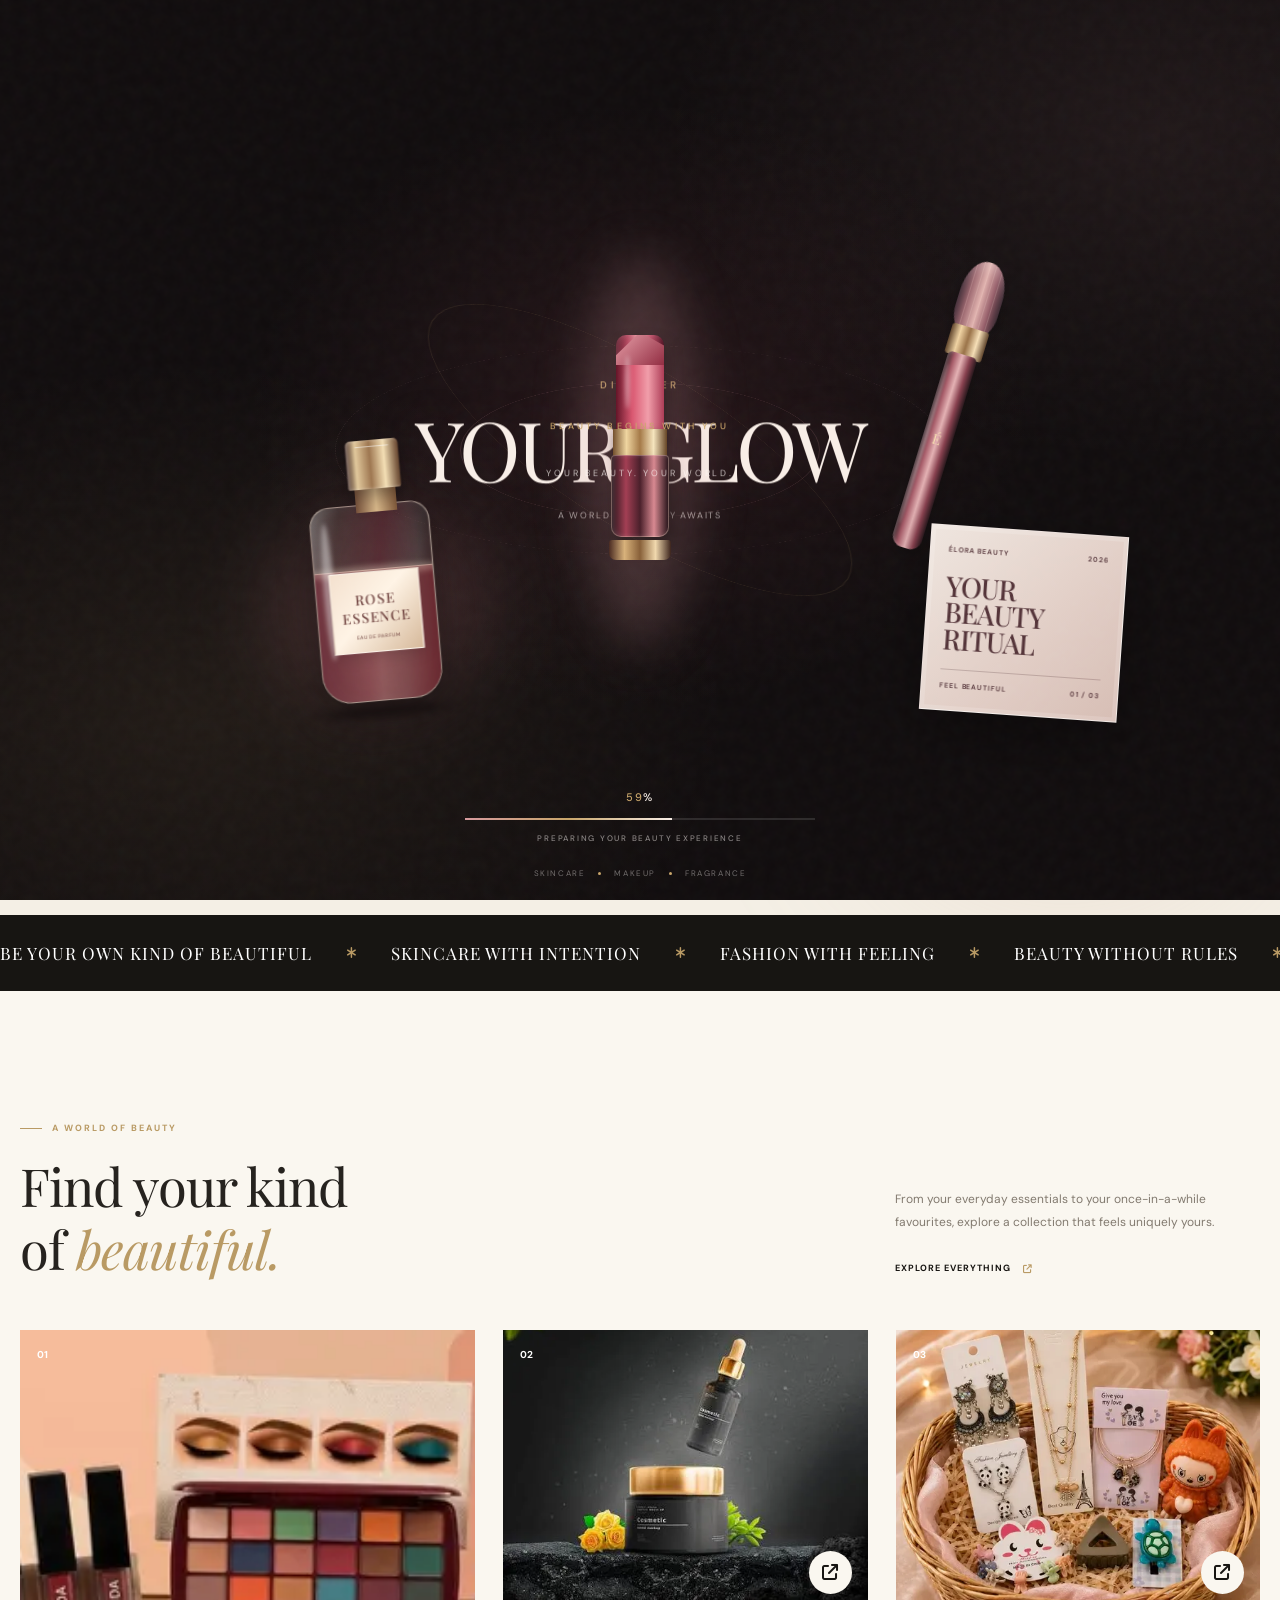
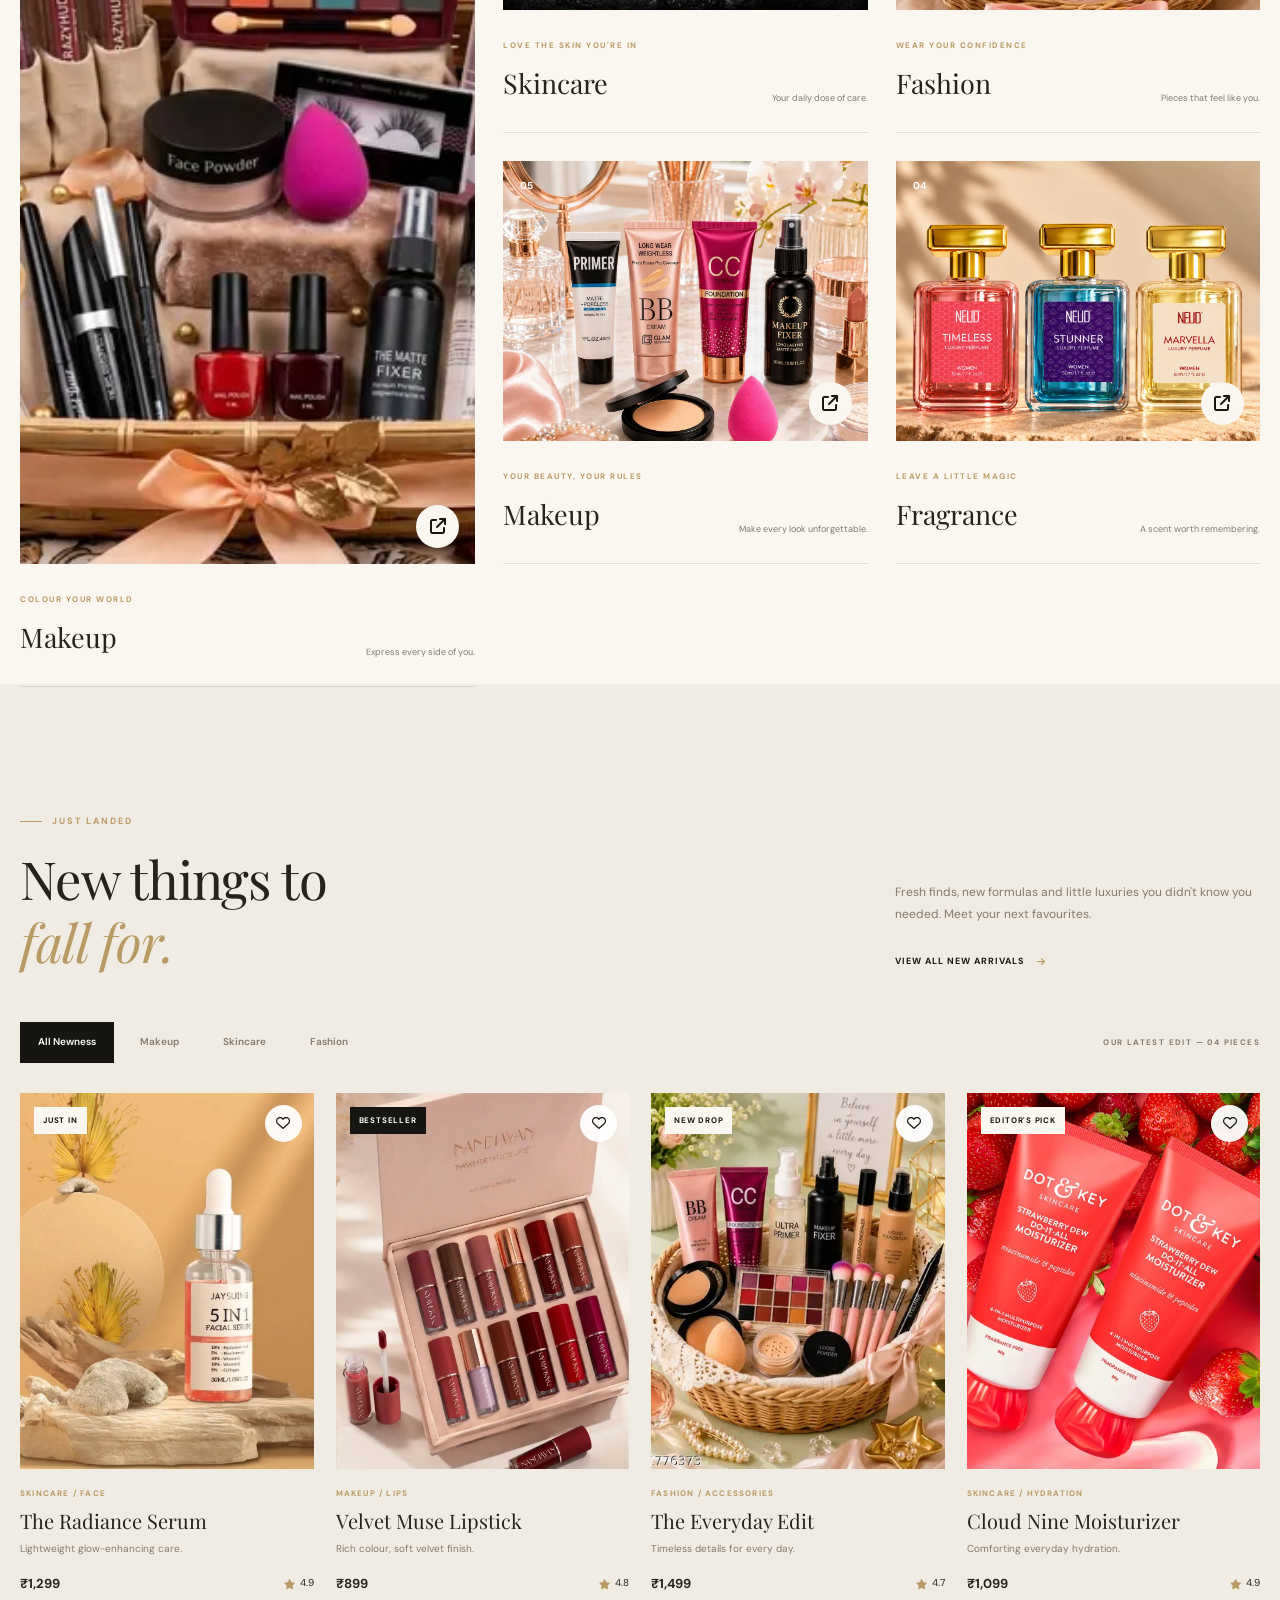
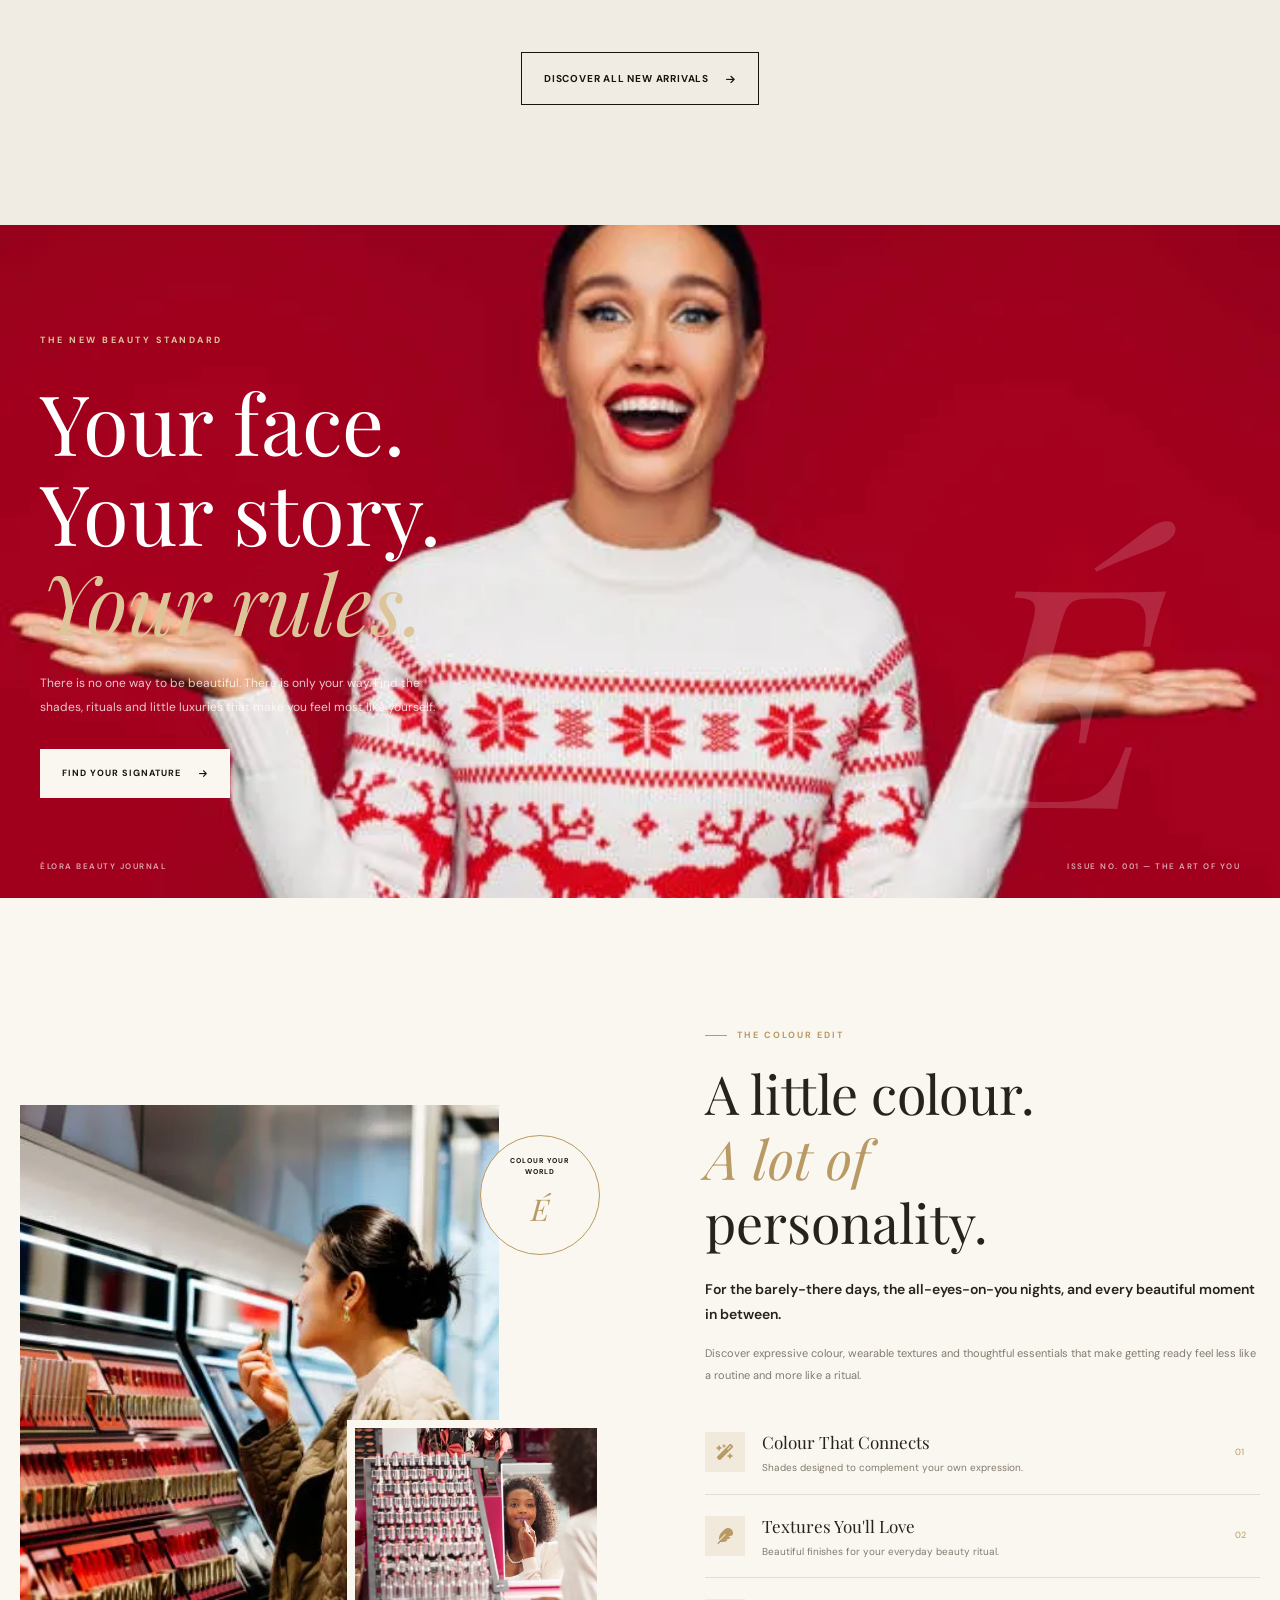
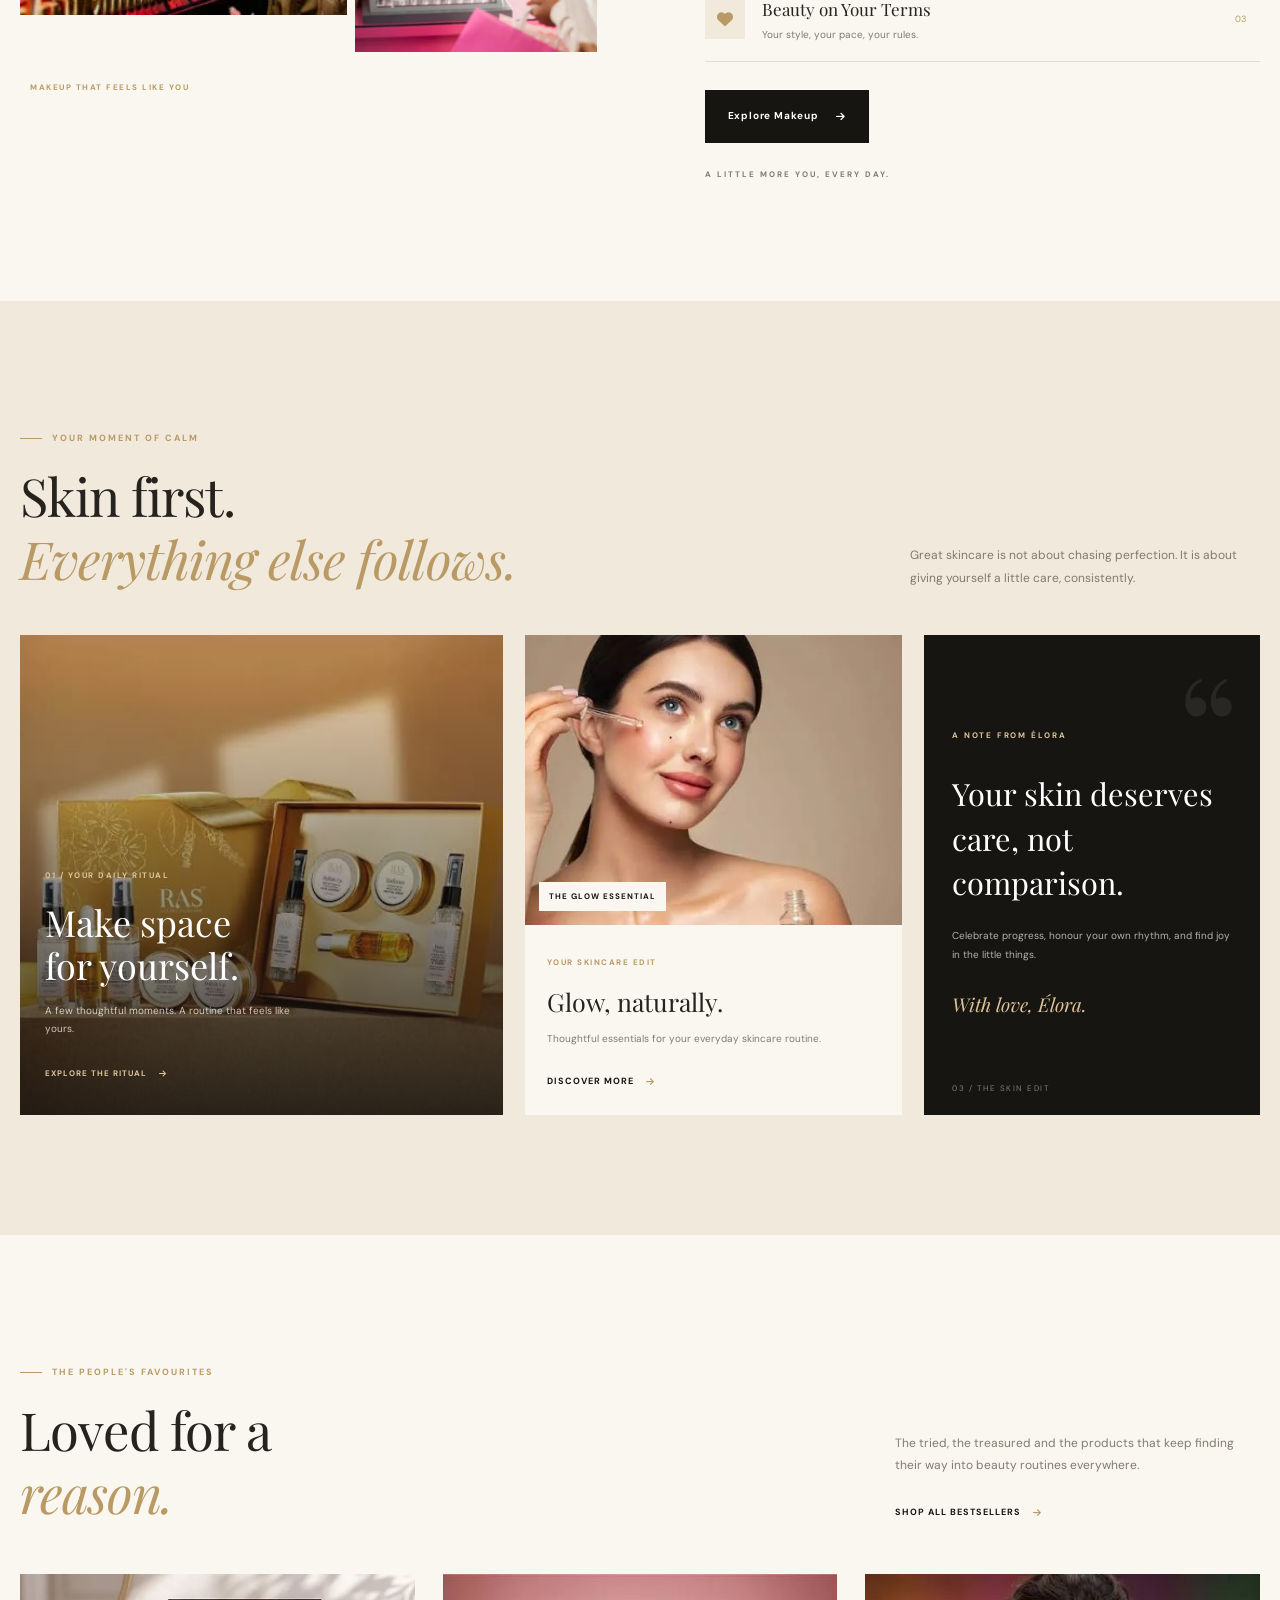
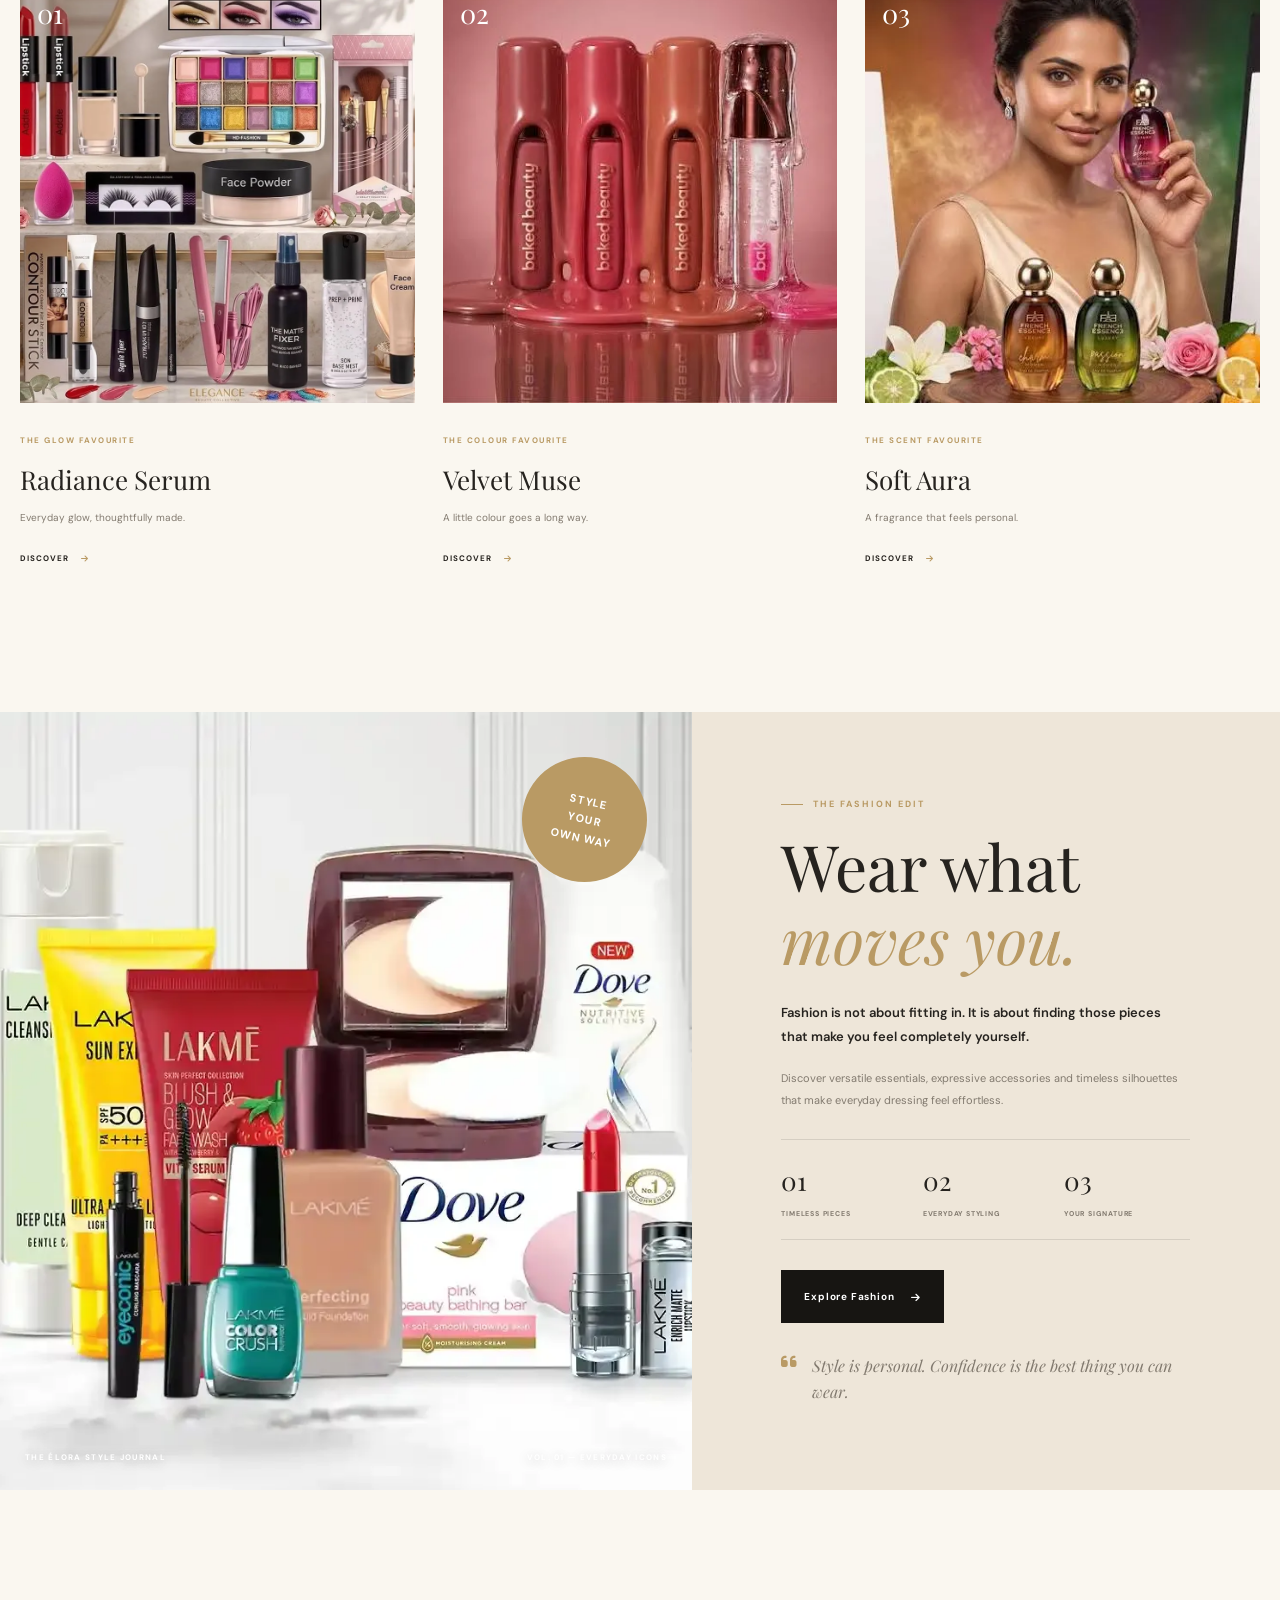
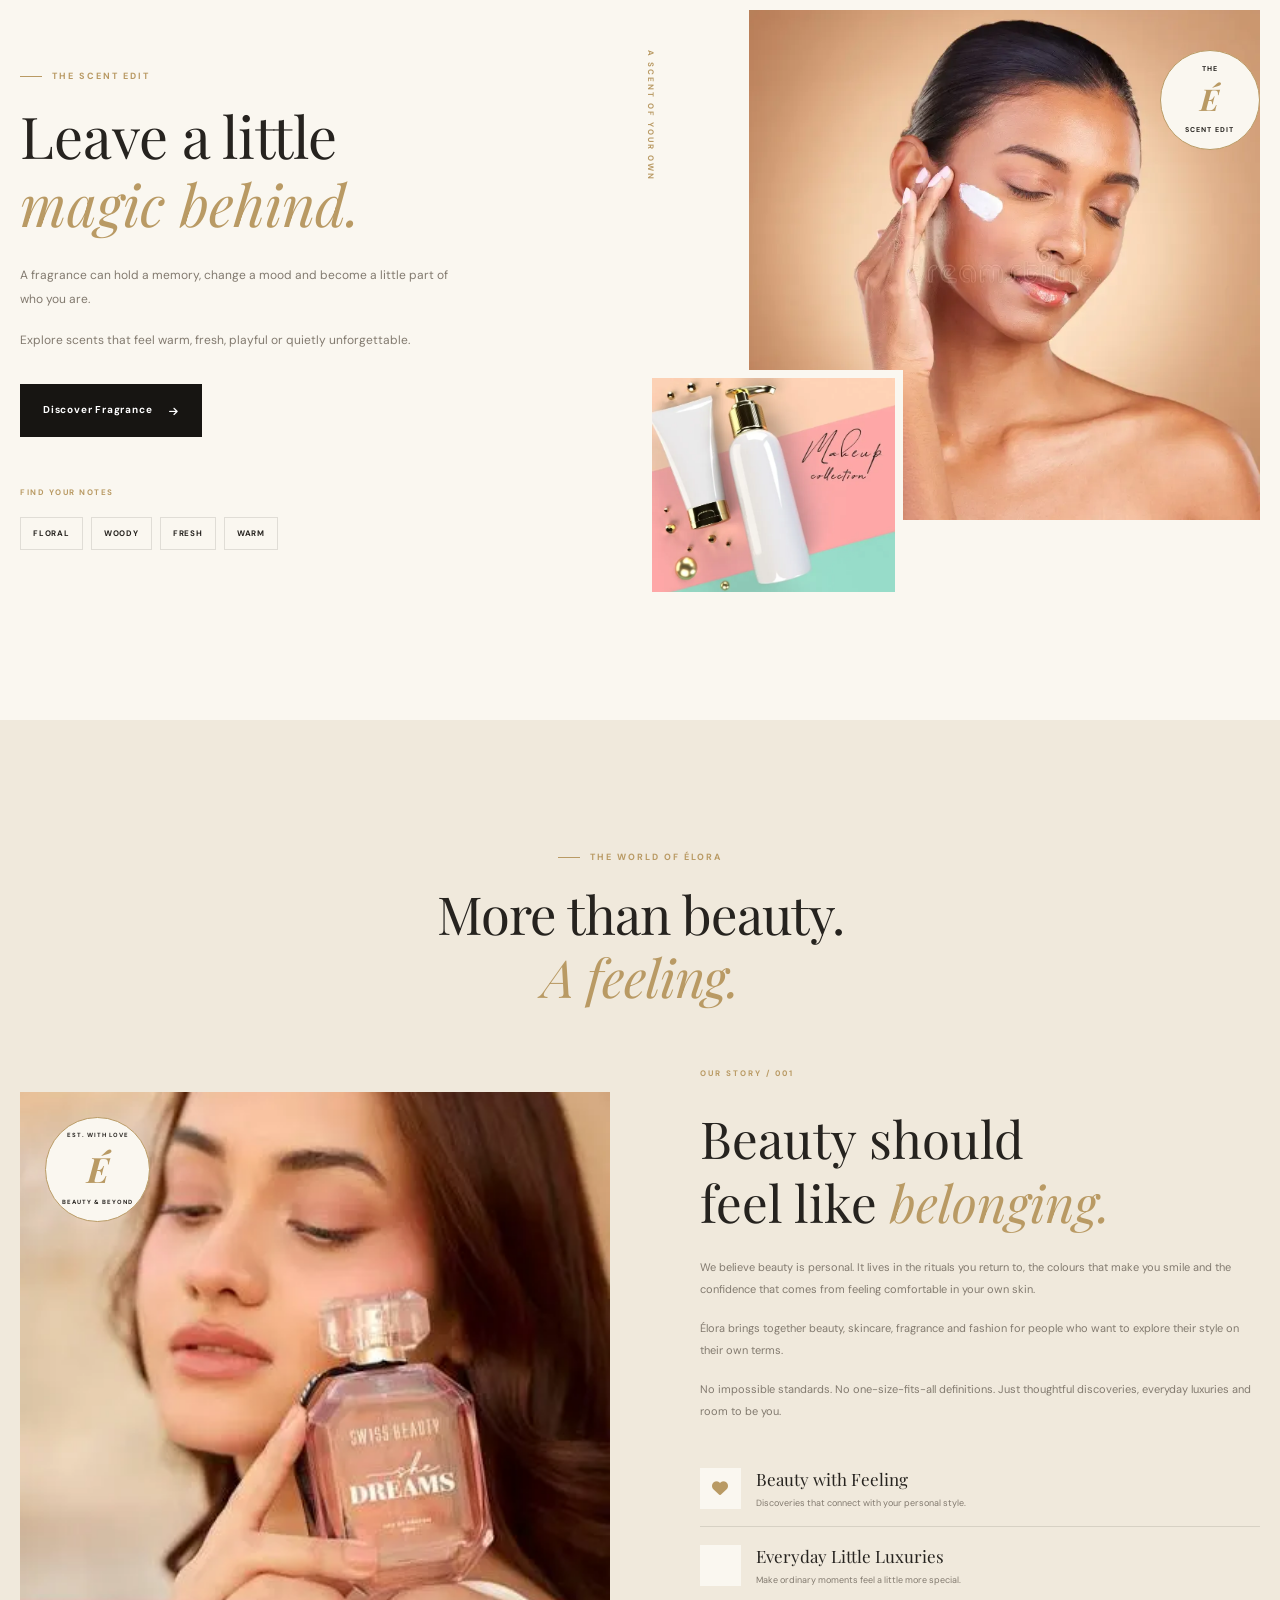
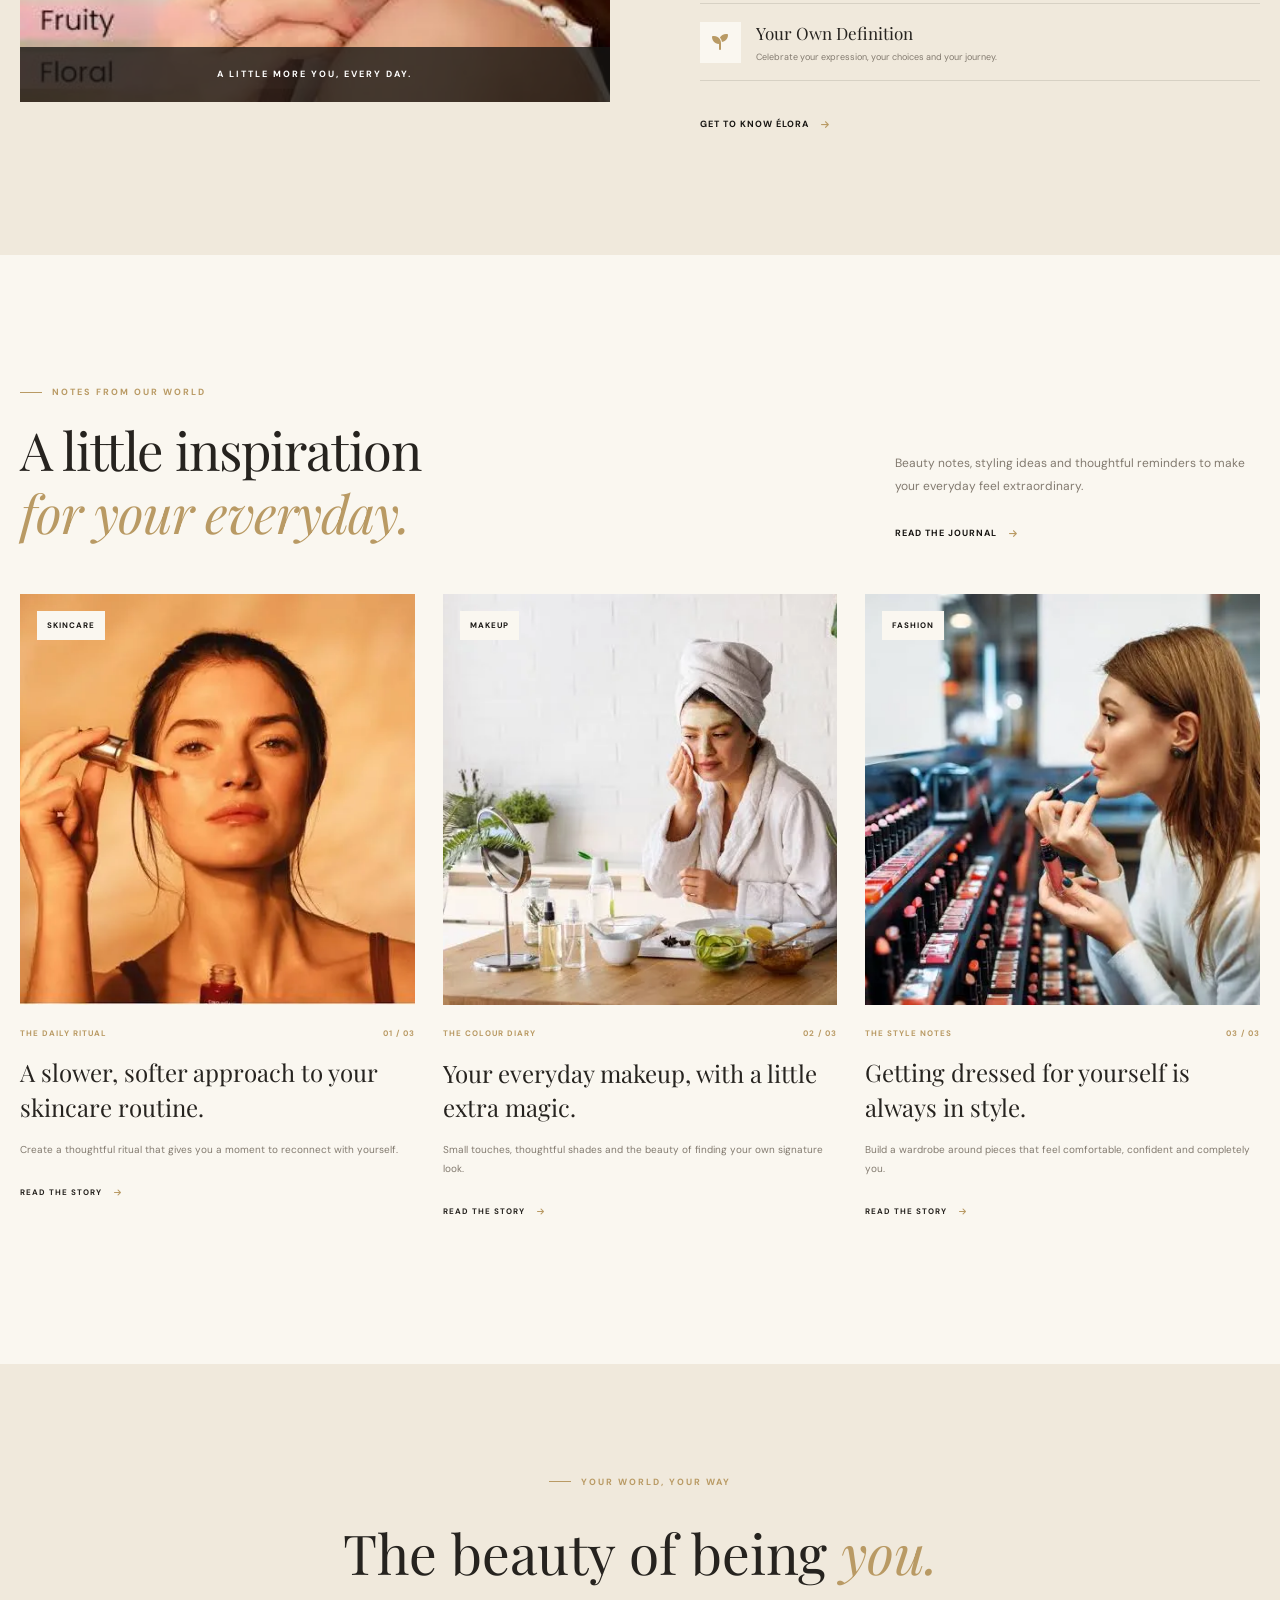
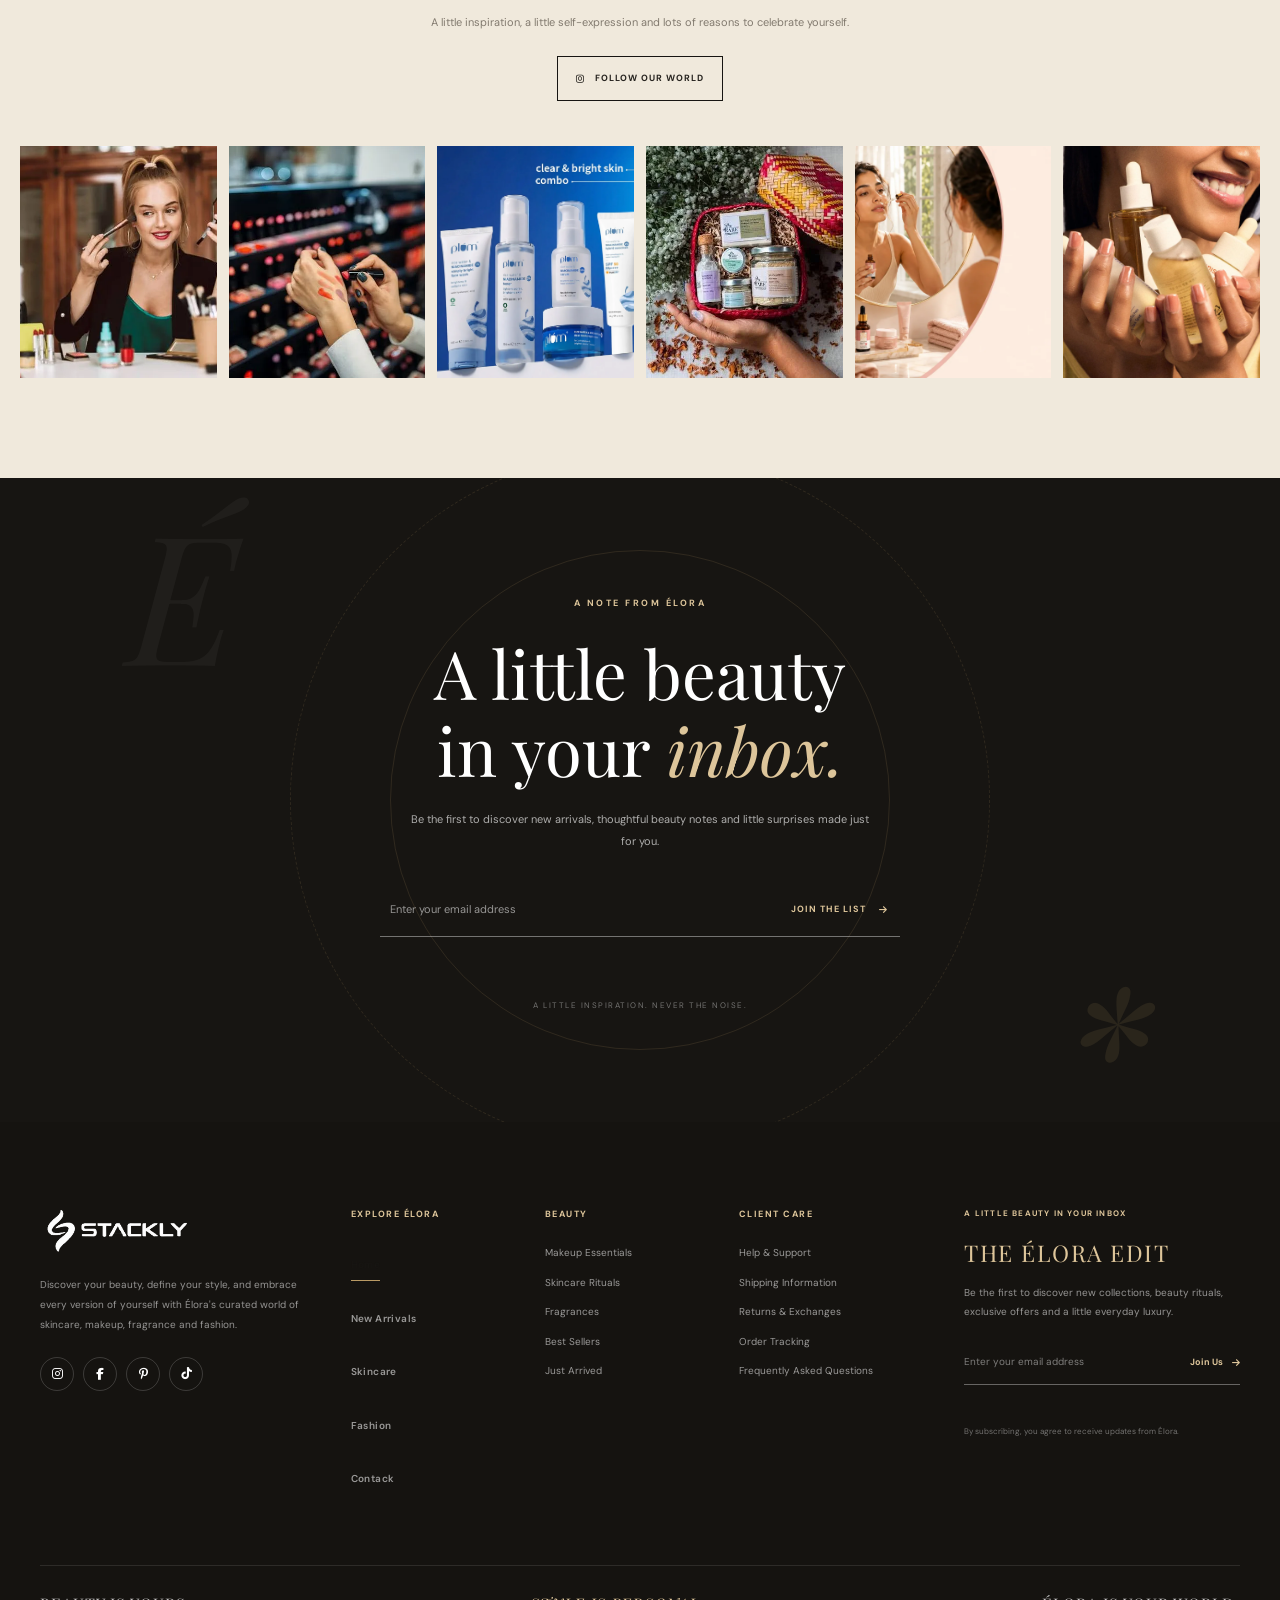
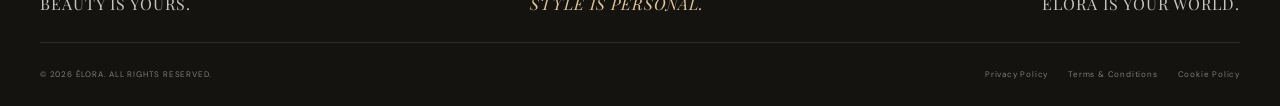
<file: index.html>
<!DOCTYPE html>
<html lang="en">

<head>
    <meta charset="UTF-8">
    <meta name="viewport" content="width=device-width, initial-scale=1.0">

    <meta name="theme-color" content="#f8f1ed">

    <meta name="description"
        content="Discover luxury beauty, skincare, makeup and fashion essentials designed to celebrate your natural beauty.">

    <title>HOME</title>

    <!-- GOOGLE FONTS -->
    <link rel="preconnect" href="https://fonts.googleapis.com">
    <link rel="preconnect" href="https://fonts.gstatic.com" crossorigin>

    <link href="https://fonts.googleapis.com/css2?family=DM+Sans:wght@400;500;600;700&family=Playfair+Display:wght@400;500;600;700&display=swap"
        rel="stylesheet">

    <!-- FONT AWESOME -->
    <link rel="stylesheet"
        href="https://cdnjs.cloudflare.com/ajax/libs/font-awesome/6.7.2/css/all.min.css">

    <!-- CSS FILES -->
    <link rel="stylesheet" href="css/style.css">
    <link rel="stylesheet" href="css/responsive.css">

</head>

<body>




    <!-- =========================================================
     ÉLORA — CINEMATIC LUXURY BEAUTY PRELOADER
     PERFUME → MAKEUP BRUSH → LIPSTICK → BRAND REVEAL
========================================================= -->

<div class="preloader" id="preloader">


<!-- BACKGROUND TEXTURE -->
<div class="preloader-noise"></div>

<div class="preloader-inner">

 


    <!-- =============================================
         CINEMATIC BEAUTY STAGE
    ============================================== -->

    <div class="preloader-stage" id="preloaderStage">


        <!-- LUXURY BACKGROUND ORBITS -->

        <div class="beauty-orbit beauty-orbit-one"></div>

        <div class="beauty-orbit beauty-orbit-two"></div>

        <div class="beauty-orbit beauty-orbit-three"></div>


        <!-- FLOATING BEAUTY PARTICLES -->

        <div class="beauty-particles">

            <span></span>
            <span></span>
            <span></span>
            <span></span>
            <span></span>
            <span></span>
            <span></span>
            <span></span>
            <span></span>
            <span></span>

        </div>


        <!-- =========================================
             LEFT — PERFUME BOTTLE
        ========================================== -->

        <div class="preloader-perfume">

            <div class="perfume-shadow"></div>

            <div class="perfume-glow"></div>

            <div class="perfume-cap">

                <span></span>

            </div>

            <div class="perfume-neck"></div>

            <div class="perfume-bottle">

                <div class="perfume-glass-highlight"></div>

                <div class="perfume-liquid"></div>

                <div class="perfume-label">

                    

                    <strong>
                        ROSE
                        <br>
                        ESSENCE
                    </strong>

                    <span>EAU DE PARFUM</span>

                </div>

            </div>

        </div>


        <!-- =========================================
             RIGHT — MAKEUP BRUSH
        ========================================== -->

        <div class="preloader-makeup-brush">

            <div class="brush-bristles">

                <span></span>
                <span></span>
                <span></span>
                <span></span>
                <span></span>

            </div>

            <div class="brush-ferrule"></div>

            <div class="brush-handle">

                <span>É</span>

            </div>

            <div class="brush-highlight"></div>

        </div>


        <!-- =========================================
             CENTER — BEAUTY TEXT
        ========================================== -->

        <div class="preloader-beat-text">

            <span>
                DISCOVER
            </span>

            <strong>
                YOUR GLOW
            </strong>

            <small>
                A WORLD OF BEAUTY AWAITS
            </small>

        </div>


        <!-- =========================================
             GOLDEN REVEAL FLASH
        ========================================== -->

        <div class="beauty-reveal-flash"></div>


        <!-- =========================================
             LIPSTICK
        ========================================== -->

        <div class="preloader-lipstick">

            <div class="lipstick-glow"></div>

            <div class="lipstick-bullet">

                <div class="lipstick-tip"></div>

                <div class="lipstick-color"></div>

                <div class="lipstick-shine"></div>

            </div>

            <div class="lipstick-neck"></div>

            <div class="lipstick-body">

               

            </div>

            <div class="lipstick-base"></div>

        </div>


        <!-- =========================================
             BEAUTY SOUND WAVES / LIGHT RINGS
        ========================================== -->

        <div class="beauty-wave beauty-wave-one"></div>

        <div class="beauty-wave beauty-wave-two"></div>

        <div class="beauty-wave beauty-wave-three"></div>


        <!-- =========================================
             FLOATING LUXURY BEAUTY CARD
        ========================================== -->

        <div class="preloader-beauty-card">

            <div class="beauty-card-top">

                <span>ÉLORA BEAUTY</span>

                <span>2026</span>

            </div>

            <div class="beauty-card-title">

                YOUR
                <br>
                BEAUTY
                <br>
                RITUAL

            </div>

            <div class="beauty-card-line"></div>

            <div class="beauty-card-bottom">

                <span>FEEL BEAUTIFUL</span>

                <span>01 / 03</span>

            </div>

        </div>


        <!-- =========================================
             FINAL BRAND REVEAL
        ========================================== -->

        <div class="preloader-final-brand">

            <span class="final-brand-eyebrow">
                BEAUTY BEGINS WITH YOU
            </span>

           
            <small>
                YOUR BEAUTY. YOUR WORLD.
            </small>

        </div>


        <!-- =========================================
             FINAL GLOW TRANSITION
        ========================================== -->

        <div class="preloader-final-glow"></div>


    </div>


    <!-- =============================================
         LOADER STATUS
    ============================================== -->

    <div class="loader-status">

        <div class="loader-progress">

            <strong>
                <span id="loaderPercent">0</span>%
            </strong>

        </div>

        <div class="loader-progress-track">

            <span id="loaderProgressBar"></span>

        </div>

        <span class="loader-status-text">
            PREPARING YOUR BEAUTY EXPERIENCE
        </span>

    </div>


    <!-- BOTTOM BRAND MESSAGE -->

    <div class="preloader-bottom">

        <span>SKINCARE</span>

        <i></i>

        <span>MAKEUP</span>

        <i></i>

        <span>FRAGRANCE</span>

    </div>

</div>


</div>



    <!-- =====================================================
         02. HEADER
    ====================================================== -->

    <header class="site-header" id="siteHeader">

        <div class="header-container">

           
<!-- ÉLORA BRAND LOGO -->
<a href="index.html" class="brand-logo" aria-label="Élora Home">

    <img
        src="assets/logo2.webp"
        alt="Élora Beauty & Beyond"
        class="logo-image"
    >

</a>


 



            <!-- DESKTOP NAVIGATION -->

            <nav class="main-navigation" aria-label="Main navigation">

                <a href="index.html" class="nav-link active">Home</a>

                <a href="new-arrival.html" class="nav-link">New Arrivals</a>

                <a href="skincare.html" class="nav-link">Skincare</a>

                <a href="fashion.html" class="nav-link">Fashion</a>

                <a href="contact.html" class="nav-link">Contact</a>

            </nav>




          
<button
    type="button"
    class="login-button"
    id="loginModalOpen"
    aria-haspopup="dialog"
    aria-controls="loginModal"
>
    <i class="fa-regular fa-user"></i>
    <span>Login</span>
</button>



            <!-- HEADER ACTIONS -->

            <div class="header-actions">

                <button class="icon-button search-trigger"
                    aria-label="Search products"
                    type="button">

                    <i class="fa-solid fa-magnifying-glass"></i>

                </button>

                <button class="icon-button account-trigger"
                    aria-label="Open login"
                    type="button"
                    data-open-login>

                    <i class="fa-regular fa-user"></i>

                </button>

                <a href="#beauty-edit"
                    class="icon-button wishlist-trigger"
                    aria-label="Explore beauty edit">

                    <i class="fa-regular fa-heart"></i>

                </a>

                <a href="#best-sellers"
                    class="icon-button shopping-bag"
                    aria-label="Shop best sellers">

                    <i class="fa-solid fa-bag-shopping"></i>

                    <span class="bag-count">0</span>

                </a>


                <!-- MOBILE MENU BUTTON -->

                <button class="mobile-menu-toggle"
                    id="mobileMenuToggle"
                    type="button"
                    aria-label="Open navigation menu"
                    aria-expanded="false"
                    aria-controls="mobileDrawer">

                    <span></span>
                    <span></span>

                </button>

            </div>

        </div>

    </header>



    <!-- =====================================================
         MOBILE DRAWER
    ====================================================== -->

    <div class="mobile-overlay" id="mobileOverlay"></div>


    <aside class="mobile-drawer"
        id="mobileDrawer"
        aria-label="Mobile navigation"
        aria-hidden="true">

        <div class="drawer-header">

            <a href="index.html" class="brand-logo">

                <span class="logo-symbol">É</span>

                <span class="logo-text">
                    <strong>ÉLORA</strong>
                    <small>BEAUTY & BEYOND</small>
                </span>

            </a>

            <button class="drawer-close"
                id="drawerClose"
                type="button"
                aria-label="Close navigation">

                <i class="fa-solid fa-xmark"></i>

            </button>

        </div>


        <div class="drawer-content">

            <span class="drawer-label">DISCOVER ÉLORA</span>

            <nav class="drawer-navigation">

                <a href="index.html" class="active">
                    <span>01</span> Home
                    <i class="fa-solid fa-arrow-right"></i>
                </a>

                <a href="new-arrival.html">
                    <span>02</span> New Arrivals
                    <i class="fa-solid fa-arrow-right"></i>
                </a>

                <a href="skincare.html">
                    <span>03</span> Skincare
                    <i class="fa-solid fa-arrow-right"></i>
                </a>

                <a href="fashion.html">
                    <span>04</span> Fashion
                    <i class="fa-solid fa-arrow-right"></i>
                </a>

                <a href="contact.html">
                    <span>05</span> Contact
                    <i class="fa-solid fa-arrow-right"></i>
                </a>

            </nav>


            <div class="drawer-promo">

                <span>YOUR BEAUTY RITUAL</span>

                <h3>Everyday beauty.<br>Extraordinary you.</h3>

                <a href="#beauty-edit">
                    Discover the edit
                    <i class="fa-solid fa-arrow-right"></i>
                </a>

            </div>


            <button class="drawer-login" type="button" data-open-login>

                <i class="fa-regular fa-user"></i>

                LOGIN

            </button>

        </div>






      
<!-- CONTACT DETAILS -->
<div class="drawer-contact">

    <span class="drawer-contact-heading">GET IN TOUCH</span>

    <!-- LOCATION -->
    <a href="https://www.google.com/maps/search/?api=1&query=Chennai%2C+Tamil+Nadu"
       target="_blank"
       rel="noopener noreferrer"
       class="drawer-contact-item">

        <span class="drawer-contact-icon">
            <i class="fa-solid fa-location-dot"></i>
        </span>

        <span class="drawer-contact-text">
            <small>VISIT OUR WORLD</small>
            <strong>Chennai, Tamil Nadu, India</strong>
        </span>

        <i class="fa-solid fa-arrow-up-right-from-square contact-arrow"></i>

    </a>

    <!-- PHONE NUMBER -->
    <a href="tel:+919876543210"
       class="drawer-contact-item">

        <span class="drawer-contact-icon">
            <i class="fa-solid fa-phone"></i>
        </span>

        <span class="drawer-contact-text">
            <small>CALL OUR TEAM</small>
            <strong>+91 98765 43210</strong>
        </span>

        <i class="fa-solid fa-arrow-up-right-from-square contact-arrow"></i>

    </a>

    <!-- EMAIL -->
    <a href="mailto:hello@elora.com"
       class="drawer-contact-item">

        <span class="drawer-contact-icon">
            <i class="fa-regular fa-envelope"></i>
        </span>

        <span class="drawer-contact-text">
            <small>SAY HELLO</small>
            <strong>hello@elora.com</strong>
        </span>

        <i class="fa-solid fa-arrow-up-right-from-square contact-arrow"></i>

    </a>

</div>



        <div class="drawer-footer">

            <span>FOLLOW OUR WORLD</span>

            <div class="drawer-socials">

                <a href="https://www.instagram.com/"
                    aria-label="Instagram">

                    <i class="fa-brands fa-instagram"></i>

                </a>

                <a href="https://www.pinterest.com/"
                    aria-label="Pinterest">

                    <i class="fa-brands fa-pinterest-p"></i>

                </a>

                <a href="https://www.tiktok.com/"
                    aria-label="TikTok">

                    <i class="fa-brands fa-tiktok"></i>

                </a>

            </div>

        </div>

    </aside>





    <main>


        <!-- =================================================
             SECTION 01 — CINEMATIC HERO
        ================================================== -->

        <section class="hero-section" id="home">

            <!-- ANIMATED BACKGROUND -->

            <div class="hero-background">

                <div class="hero-grid"></div>

                <div class="hero-glow hero-glow-one"></div>

                <div class="hero-glow hero-glow-two"></div>

                <div class="hero-orbit hero-orbit-one"></div>

                <div class="hero-orbit hero-orbit-two"></div>

                <div class="hero-orbit hero-orbit-three"></div>

                <div class="floating-shape floating-shape-one"></div>

                <div class="floating-shape floating-shape-two"></div>

                <div class="floating-shape floating-shape-three"></div>

                <div class="floating-shape floating-shape-four"></div>

                <div class="floating-particle particle-one"></div>

                <div class="floating-particle particle-two"></div>

                <div class="floating-particle particle-three"></div>

                <div class="floating-particle particle-four"></div>

                <div class="floating-particle particle-five"></div>

            </div>


            <!-- HERO TOP LABEL -->

            <div class="hero-top-label">

                <span class="hero-label-line"></span>

                <span>THE ART OF EVERYDAY LUXURY</span>

                <span class="hero-label-line"></span>

            </div>


            <!-- HERO MAIN CONTENT -->

            <div class="hero-container">


                <!-- LEFT CONTENT -->

                <div class="hero-copy">

                    <span class="hero-eyebrow">

                        <i class="fa-solid fa-sparkles"></i>

                        YOUR BEAUTY. YOUR RULES.

                    </span>


                    <h1>

                        Beauty that<br>

                        feels like

                        <span class="hero-script">you.</span>

                    </h1>


                    <p class="hero-description">

                        From skin-loving essentials to statement-making
                        makeup and effortless fashion, discover the
                        little luxuries that make you feel unforgettable.

                    </p>


                    <div class="hero-buttons">

                        <a href="404.html" class="button-primary">

                            <span>Explore Collection</span>

                            <i class="fa-solid fa-arrow-right"></i>

                        </a>


                        <a href="404.html" class="button-secondary">

                            <span class="play-icon">

                                <i class="fa-solid fa-play"></i>

                            </span>

                            Discover Our Story

                        </a>

                    </div>


                    <div class="hero-trust">

                        <div class="trust-avatars">

                            <img src="assets/f.webp"
                                alt="Élora beauty customer"
                                loading="lazy">

                            <img src="assets/f.webp"
                                alt="Élora beauty customer"
                                loading="lazy">

                            <img src="assets/f.webp"
                                alt="Élora beauty customer"
                                loading="lazy">

                        </div>


                        <div class="trust-content">

                            <div class="trust-stars">

                                <i class="fa-solid fa-star"></i>

                                <i class="fa-solid fa-star"></i>

                                <i class="fa-solid fa-star"></i>

                                <i class="fa-solid fa-star"></i>

                                <i class="fa-solid fa-star"></i>

                                <span>5.0</span>

                            </div>

                            <p>Loved by beauty enthusiasts everywhere</p>

                        </div>

                    </div>

                </div>



                <!-- CENTER — THREE AUTOMATIC PNG SLIDES -->

                <div class="hero-visual" id="heroVisual">


                    <div class="hero-image-halo"></div>

                    <div class="hero-image-ring hero-image-ring-one"></div>

                    <div class="hero-image-ring hero-image-ring-two"></div>


                    <!-- SLIDE 01 -->

                    <article class="hero-slide active"
                        data-slide="0">

                        <div class="hero-image-backdrop backdrop-one"></div>

                        <div class="hero-product-tag tag-one">

                            <i class="fa-solid fa-sparkles"></i>

                            <span>YOUR NEW GLOW</span>

                        </div>


                        <img src="assets/h1.webp"
                            class="hero-product-image"
                            alt="Luxury Élora beauty cosmetics collection"
                            fetchpriority="high">


                        <div class="hero-image-caption">

                            <span>01 / THE BEAUTY EDIT</span>

                            <h3>The Glow Collection</h3>

                            <p>Your skin, but more radiant.</p>

                        </div>

                    </article>



                    <!-- SLIDE 02 -->

                    <article class="hero-slide"
                        data-slide="1">

                        <div class="hero-image-backdrop backdrop-two"></div>

                        <div class="hero-product-tag tag-two">

                            <i class="fa-solid fa-heart"></i>

                            <span>BEAUTY IN COLOUR</span>

                        </div>


                        <img src="assets/h2.webp"
                            class="hero-product-image"
                            alt="Luxury makeup and lipstick collection"
                            loading="lazy">


                        <div class="hero-image-caption">

                            <span>02 / THE COLOUR EDIT</span>

                            <h3>Made to Make a Statement</h3>

                            <p>Colour that speaks for you.</p>

                        </div>

                    </article>



                    <!-- SLIDE 03 -->

                    <article class="hero-slide"
                        data-slide="2">

                        <div class="hero-image-backdrop backdrop-three"></div>

                        <div class="hero-product-tag tag-three">

                            <i class="fa-solid fa-leaf"></i>

                            <span>SKIN FIRST, ALWAYS</span>

                        </div>


                        <img src="assets/h3.webp"
                            class="hero-product-image"
                            alt="Premium skincare serum and beauty essentials"
                            loading="lazy">


                        <div class="hero-image-caption">

                            <span>03 / THE SKIN EDIT</span>

                            <h3>Your Ritual, Reimagined</h3>

                            <p>Thoughtful care, beautiful results.</p>

                        </div>

                    </article>



                    <!-- FLOATING PRODUCT DETAILS -->

                    <div class="floating-info-card info-card-top">

                        <span class="info-card-icon">

                            <i class="fa-solid fa-wand-magic-sparkles"></i>

                        </span>

                        <div>

                            <strong>Beauty, elevated.</strong>

                            <small>Little things. Big feelings.</small>

                        </div>

                    </div>


                    <div class="floating-info-card info-card-bottom">

                        <span class="info-card-icon">

                            <i class="fa-solid fa-heart"></i>

                        </span>

                        <div>

                            <strong>Made for you</strong>

                            <small>Your kind of beautiful.</small>

                        </div>

                    </div>


                    <!-- SLIDER CONTROLS -->

                    <div class="hero-slider-controls">

                        <button class="hero-arrow hero-prev"
                            id="heroPrev"
                            type="button"
                            aria-label="Previous slide">

                            <i class="fa-solid fa-arrow-left"></i>

                        </button>


                        <div class="hero-pagination"
                            id="heroPagination">

                            <button type="button"
                                class="hero-dot active"
                                data-go-slide="0"
                                aria-label="Show beauty slide 1"
                                aria-current="true"></button>

                            <button type="button"
                                class="hero-dot"
                                data-go-slide="1"
                                aria-label="Show beauty slide 2"></button>

                            <button type="button"
                                class="hero-dot"
                                data-go-slide="2"
                                aria-label="Show beauty slide 3"></button>

                        </div>


                        <button class="hero-arrow hero-next"
                            id="heroNext"
                            type="button"
                            aria-label="Next slide">

                            <i class="fa-solid fa-arrow-right"></i>

                        </button>

                    </div>


                    <!-- AUTOPLAY PROGRESS -->

                    <div class="hero-progress">

                        <span id="heroProgressBar"></span>

                    </div>


                </div>



                <!-- RIGHT CONTENT -->

                <aside class="hero-side-content">

                    <div class="hero-side-number">

                        <span>01</span>

                        <span class="side-number-line"></span>

                        <span>03</span>

                    </div>


                    <div class="hero-side-text">

                        <span>THE ÉLORA PHILOSOPHY</span>

                        <p>

                            Not about becoming someone else.

                            <strong>About celebrating who you are.</strong>

                        </p>

                    </div>


                    <a href="404.html"
                        class="hero-side-link"
                        aria-label="Read the Élora story">

                        <span>OUR PHILOSOPHY</span>

                        <i class="fa-solid fa-arrow-down"></i>

                    </a>

                </aside>


            </div>



            <!-- HERO BOTTOM STRIP -->

            <div class="hero-bottom-strip">

                <div class="hero-bottom-item">

                    <i class="fa-solid fa-leaf"></i>

                    <span>THOUGHTFULLY CURATED</span>

                </div>


                <span class="strip-separator"></span>


                <div class="hero-bottom-item">

                    <i class="fa-solid fa-gem"></i>

                    <span>EVERYDAY LUXURY</span>

                </div>


                <span class="strip-separator"></span>


                <div class="hero-bottom-item">

                    <i class="fa-solid fa-heart"></i>

                    <span>MADE TO CELEBRATE YOU</span>

                </div>


                <a href="404.html" class="hero-scroll-link">

                    SCROLL TO DISCOVER

                    <i class="fa-solid fa-arrow-down-long"></i>

                </a>

            </div>


        </section>



        <!-- =================================================
             SECTION 02 — BRAND MARQUEE
        ================================================== -->

        <section class="brand-marquee" aria-label="Our philosophy">

            <div class="marquee-track">

                <div class="marquee-content">

                    <span>BE YOUR OWN KIND OF BEAUTIFUL</span>

                    <i class="fa-solid fa-asterisk"></i>

                    <span>SKINCARE WITH INTENTION</span>

                    <i class="fa-solid fa-asterisk"></i>

                    <span>FASHION WITH FEELING</span>

                    <i class="fa-solid fa-asterisk"></i>

                    <span>BEAUTY WITHOUT RULES</span>

                    <i class="fa-solid fa-asterisk"></i>

                </div>


                <div class="marquee-content" aria-hidden="true">

                    <span>BE YOUR OWN KIND OF BEAUTIFUL</span>

                    <i class="fa-solid fa-asterisk"></i>

                    <span>SKINCARE WITH INTENTION</span>

                    <i class="fa-solid fa-asterisk"></i>

                    <span>FASHION WITH FEELING</span>

                    <i class="fa-solid fa-asterisk"></i>

                    <span>BEAUTY WITHOUT RULES</span>

                    <i class="fa-solid fa-asterisk"></i>

                </div>

            </div>

        </section>



        <!-- =================================================
             SECTION 03 — SHOP BY CATEGORY
        ================================================== -->

        <section class="category-section section-padding"
            id="categories">

            <div class="section-container">


                <div class="section-heading">

                    <div class="section-heading-left">

                        <span class="section-eyebrow">

                            <span></span>

                            A WORLD OF BEAUTY

                        </span>

                        <h2>

                            Find your kind<br>

                            of <span>beautiful.</span>

                        </h2>

                    </div>


                    <div class="section-heading-right">

                        <p>

                            From your everyday essentials to
                            your once-in-a-while favourites,
                            explore a collection that feels
                            uniquely yours.

                        </p>

                        <a href="404.html" class="text-link">

                            EXPLORE EVERYTHING

                            <i class="fa-solid fa-arrow-up-right-from-square"></i>

                        </a>

                    </div>

                </div>



                <div class="category-grid">


                    <!-- CATEGORY 01 -->

                    <a href="#makeup"
                        class="category-card category-card-large">

                        <div class="category-image-wrapper">

                            <img src="assets/h4.webp"
                                alt="Luxury makeup collection with lipsticks and blush"
                                loading="lazy">

                            <span class="category-number">01</span>

                            <span class="category-round-arrow">

                                <i class="fa-solid fa-arrow-up-right-from-square"></i>

                            </span>

                        </div>


                        <div class="category-info">

                            <div>

                                <span>COLOUR YOUR WORLD</span>

                                <h3>Makeup</h3>

                            </div>

                            <p>Express every side of you.</p>

                        </div>

                    </a>



                    <!-- CATEGORY 02 -->

                    <a href="#skincare" class="category-card">

                        <div class="category-image-wrapper">

                            <img src="assets/h5.webp"
                                alt="Premium facial skincare and serum products"
                                loading="lazy">

                            <span class="category-number">02</span>

                            <span class="category-round-arrow">

                                <i class="fa-solid fa-arrow-up-right-from-square"></i>

                            </span>

                        </div>


                        <div class="category-info">

                            <div>

                                <span>LOVE THE SKIN YOU'RE IN</span>

                                <h3>Skincare</h3>

                            </div>

                            <p>Your daily dose of care.</p>

                        </div>

                    </a>



                    <!-- CATEGORY 03 -->

                    <a href="#fashion" class="category-card">

                        <div class="category-image-wrapper">

                            <img src="assets/h6.webp"
                                alt="Contemporary women's fashion and accessories"
                                loading="lazy">

                            <span class="category-number">03</span>

                            <span class="category-round-arrow">

                                <i class="fa-solid fa-arrow-up-right-from-square"></i>

                            </span>

                        </div>


                        <div class="category-info">

                            <div>

                                <span>WEAR YOUR CONFIDENCE</span>

                                <h3>Fashion</h3>

                            </div>

                            <p>Pieces that feel like you.</p>

                        </div>

                    </a>



                   
<a href="#makeup" class="category-card">

    <div class="category-image-wrapper">

        <img src="assets/h8.webp"
             alt="Luxury makeup essentials and beauty products"
             loading="lazy">

        <span class="category-number">05</span>

        <span class="category-round-arrow">
            <i class="fa-solid fa-arrow-up-right-from-square"></i>
        </span>

    </div>

    <div class="category-info">

        <div>
            <span>YOUR BEAUTY, YOUR RULES</span>
            <h3>Makeup</h3>
        </div>

        <p>Make every look unforgettable.</p>

    </div>

</a>


                    <!-- CATEGORY 04 -->

                    <a href="#fragrance" class="category-card">

                        <div class="category-image-wrapper">

                            <img src="assets/h7.webp"
                                alt="Elegant luxury perfume and fragrance bottles"
                                loading="lazy">

                            <span class="category-number">04</span>

                            <span class="category-round-arrow">

                                <i class="fa-solid fa-arrow-up-right-from-square"></i>

                            </span>

                        </div>


                        <div class="category-info">

                            <div>

                                <span>LEAVE A LITTLE MAGIC</span>

                                <h3>Fragrance</h3>

                            </div>

                            <p>A scent worth remembering.</p>

                        </div>

                    </a>


                </div>

            </div>

        </section>



        <!-- =================================================
             SECTION 04 — NEW ARRIVALS
        ================================================== -->

        <section class="products-section section-padding"
            id="new-arrivals">

            <div class="section-container">


                <div class="section-heading">

                    <div class="section-heading-left">

                        <span class="section-eyebrow">

                            <span></span>

                            JUST LANDED

                        </span>

                        <h2>

                            New things to<br>

                            <span>fall for.</span>

                        </h2>

                    </div>


                    <div class="section-heading-right">

                        <p>

                            Fresh finds, new formulas and
                            little luxuries you didn't know
                            you needed. Meet your next favourites.

                        </p>

                        <a href="404.html" class="text-link">

                            VIEW ALL NEW ARRIVALS

                            <i class="fa-solid fa-arrow-right"></i>

                        </a>

                    </div>

                </div>



                <!-- PRODUCT FILTERS -->

                <div class="product-toolbar">

                    <div class="product-filters"
                        role="group"
                        aria-label="Filter new arrivals">

                        <button type="button"
                            class="filter-button active"
                            data-filter="all">

                            All Newness

                        </button>

                        <button type="button"
                            class="filter-button"
                            data-filter="makeup">

                            Makeup

                        </button>

                        <button type="button"
                            class="filter-button"
                            data-filter="skincare">

                            Skincare

                        </button>

                        <button type="button"
                            class="filter-button"
                            data-filter="fashion">

                            Fashion

                        </button>

                    </div>


                    <span class="product-count">

                        OUR LATEST EDIT — 04 PIECES

                    </span>

                </div>



                <!-- PRODUCT GRID -->

                <div class="product-grid">


                    <!-- PRODUCT 01 -->

                    <article class="product-card"
                        data-category="skincare">

                        <a href="404.html" class="product-image-link">

                            <div class="product-image-wrapper">

                                <img src="assets/h9.webp"
                                    alt="Radiance facial serum"
                                    loading="lazy">

                                <span class="product-badge">JUST IN</span>

                                <button class="product-wishlist"
                                    type="button"
                                    aria-label="Save radiance serum">

                                    <i class="fa-regular fa-heart"></i>

                                </button>

                                <span class="product-quick-view">

                                    DISCOVER PRODUCT

                                    <i class="fa-solid fa-arrow-right"></i>

                                </span>

                            </div>

                        </a>


                        <div class="product-details">

                            <div class="product-category-label">

                                SKINCARE / FACE

                            </div>

                            <h3>

                                <a href="404.html">

                                    The Radiance Serum

                                </a>

                            </h3>

                            <p class="product-description">

                                Lightweight glow-enhancing care.

                            </p>

                            <div class="product-bottom">

                                <span class="product-price">₹1,299</span>

                                <span class="product-rating">

                                    <i class="fa-solid fa-star"></i>

                                    4.9

                                </span>

                            </div>

                        </div>

                    </article>



                    <!-- PRODUCT 02 -->

                    <article class="product-card"
                        data-category="makeup">

                        <a href="404.html" class="product-image-link">

                            <div class="product-image-wrapper">

                                <img src="assets/h10.webp"
                                    alt="Velvet finish luxury lipstick"
                                    loading="lazy">

                                <span class="product-badge product-badge-dark">

                                    BESTSELLER

                                </span>

                                <button class="product-wishlist"
                                    type="button"
                                    aria-label="Save velvet lipstick">

                                    <i class="fa-regular fa-heart"></i>

                                </button>

                                <span class="product-quick-view">

                                    DISCOVER PRODUCT

                                    <i class="fa-solid fa-arrow-right"></i>

                                </span>

                            </div>

                        </a>


                        <div class="product-details">

                            <div class="product-category-label">

                                MAKEUP / LIPS

                            </div>

                            <h3>

                                <a href="404.html">

                                    Velvet Muse Lipstick

                                </a>

                            </h3>

                            <p class="product-description">

                                Rich colour, soft velvet finish.

                            </p>

                            <div class="product-bottom">

                                <span class="product-price">₹899</span>

                                <span class="product-rating">

                                    <i class="fa-solid fa-star"></i>

                                    4.8

                                </span>

                            </div>

                        </div>

                    </article>



                    <!-- PRODUCT 03 -->

                    <article class="product-card"
                        data-category="fashion">

                        <a href="404.html" class="product-image-link">

                            <div class="product-image-wrapper">

                                <img src="assets/h11.webp"
                                    alt="Elegant contemporary fashion accessory"
                                    loading="lazy">

                                <span class="product-badge">NEW DROP</span>

                                <button class="product-wishlist"
                                    type="button"
                                    aria-label="Save fashion accessory">

                                    <i class="fa-regular fa-heart"></i>

                                </button>

                                <span class="product-quick-view">

                                    DISCOVER PRODUCT

                                    <i class="fa-solid fa-arrow-right"></i>

                                </span>

                            </div>

                        </a>


                        <div class="product-details">

                            <div class="product-category-label">

                                FASHION / ACCESSORIES

                            </div>

                            <h3>

                                <a href="404.html">

                                    The Everyday Edit

                                </a>

                            </h3>

                            <p class="product-description">

                                Timeless details for every day.

                            </p>

                            <div class="product-bottom">

                                <span class="product-price">₹1,499</span>

                                <span class="product-rating">

                                    <i class="fa-solid fa-star"></i>

                                    4.7

                                </span>

                            </div>

                        </div>

                    </article>



                    <!-- PRODUCT 04 -->

                    <article class="product-card"
                        data-category="skincare">

                        <a href="404.html" class="product-image-link">

                            <div class="product-image-wrapper">

                                <img src="assets/h12.webp"
                                    alt="Luxury daily hydration moisturizer"
                                    loading="lazy">

                                <span class="product-badge">EDITOR'S PICK</span>

                                <button class="product-wishlist"
                                    type="button"
                                    aria-label="Save daily moisturizer">

                                    <i class="fa-regular fa-heart"></i>

                                </button>

                                <span class="product-quick-view">

                                    DISCOVER PRODUCT

                                    <i class="fa-solid fa-arrow-right"></i>

                                </span>

                            </div>

                        </a>


                        <div class="product-details">

                            <div class="product-category-label">

                                SKINCARE / HYDRATION

                            </div>

                            <h3>

                                <a href="404.html">

                                    Cloud Nine Moisturizer

                                </a>

                            </h3>

                            <p class="product-description">

                                Comforting everyday hydration.

                            </p>

                            <div class="product-bottom">

                                <span class="product-price">₹1,099</span>

                                <span class="product-rating">

                                    <i class="fa-solid fa-star"></i>

                                    4.9

                                </span>

                            </div>

                        </div>

                    </article>


                </div>


                <div class="section-bottom-link">

                    <a href="404.html" class="button-outline">

                        DISCOVER ALL NEW ARRIVALS

                        <i class="fa-solid fa-arrow-right"></i>

                    </a>

                </div>


            </div>

        </section>



        <!-- =================================================
             SECTION 05 — BEAUTY CAMPAIGN
        ================================================== -->

        <section class="beauty-campaign" id="beauty-edit">

            <div class="campaign-background">

                <img src="assets/h13.webp"
                    alt="Élora beauty campaign"
                    loading="lazy">

                <div class="campaign-overlay"></div>

            </div>


            <div class="campaign-content">

                <span class="campaign-eyebrow">

                    THE NEW BEAUTY STANDARD

                </span>


                <h2>

                    Your face.<br>

                    Your story.<br>

                    <span>Your rules.</span>

                </h2>


                <p>

                    There is no one way to be beautiful.
                    There is only your way.

                    Find the shades, rituals and little
                    luxuries that make you feel most like yourself.

                </p>


                <a href="404.html" class="campaign-button">

                    FIND YOUR SIGNATURE

                    <i class="fa-solid fa-arrow-right"></i>

                </a>


                <span class="campaign-decoration">É</span>

            </div>


            <div class="campaign-bottom-label">

                <span>ÉLORA BEAUTY JOURNAL</span>

                <span>ISSUE NO. 001 — THE ART OF YOU</span>

            </div>

        </section>



        <!-- =================================================
             SECTION 06 — MAKEUP
        ================================================== -->

        <section class="makeup-section section-padding"
            id="makeup">

            <div class="section-container">


                <div class="makeup-layout">


                    <!-- LEFT IMAGE -->

                    <div class="makeup-visual">

                        <div class="makeup-image-main">

                            <img src="assets/h14.webp"
                                alt="Editorial makeup and beauty look"
                                loading="lazy">

                        </div>


                        <div class="makeup-image-small">

                            <img src="assets/h15.webp"
                                alt="Luxury lipstick and makeup details"
                                loading="lazy">

                        </div>


                        <div class="makeup-round-label">

                            <span>COLOUR YOUR WORLD</span>

                            <span class="round-label-symbol">É</span>

                        </div>


                        <div class="makeup-image-caption">

                            <i class="fa-solid fa-sparkles"></i>

                            <span>MAKEUP THAT FEELS LIKE YOU</span>

                        </div>

                    </div>



                    <!-- RIGHT CONTENT -->

                    <div class="makeup-content">

                        <span class="section-eyebrow">

                            <span></span>

                            THE COLOUR EDIT

                        </span>


                        <h2>

                            A little colour.<br>

                            <span>A lot of</span><br>

                            personality.

                        </h2>


                        <p class="makeup-intro">

                            For the barely-there days, the
                            all-eyes-on-you nights, and every
                            beautiful moment in between.

                        </p>


                        <p class="makeup-description">

                            Discover expressive colour, wearable
                            textures and thoughtful essentials
                            that make getting ready feel less
                            like a routine and more like a ritual.

                        </p>



                        <div class="makeup-feature-list">


                            <div class="makeup-feature">

                                <span class="makeup-feature-icon">

                                    <i class="fa-solid fa-wand-magic-sparkles"></i>

                                </span>

                                <div>

                                    <h3>Colour That Connects</h3>

                                    <p>

                                        Shades designed to complement
                                        your own expression.

                                    </p>

                                </div>

                                <span class="feature-number">01</span>

                            </div>



                            <div class="makeup-feature">

                                <span class="makeup-feature-icon">

                                    <i class="fa-solid fa-feather"></i>

                                </span>

                                <div>

                                    <h3>Textures You'll Love</h3>

                                    <p>

                                        Beautiful finishes for your
                                        everyday beauty ritual.

                                    </p>

                                </div>

                                <span class="feature-number">02</span>

                            </div>



                            <div class="makeup-feature">

                                <span class="makeup-feature-icon">

                                    <i class="fa-solid fa-heart"></i>

                                </span>

                                <div>

                                    <h3>Beauty on Your Terms</h3>

                                    <p>

                                        Your style, your pace,
                                        your rules.

                                    </p>

                                </div>

                                <span class="feature-number">03</span>

                            </div>


                        </div>



                        <a href="404.html" class="button-primary">

                            <span>Explore Makeup</span>

                            <i class="fa-solid fa-arrow-right"></i>

                        </a>


                        <span class="makeup-side-note">

                            A LITTLE MORE YOU, EVERY DAY.

                        </span>


                    </div>


                </div>


            </div>

        </section>



        <!-- =================================================
             SECTION 07 — SKINCARE RITUAL
        ================================================== -->

        <section class="skincare-section section-padding"
            id="skincare">

            <div class="section-container">


                <div class="skincare-header">

                    <div>

                        <span class="section-eyebrow">

                            <span></span>

                            YOUR MOMENT OF CALM

                        </span>

                        <h2>

                            Skin first.<br>

                            <span>Everything else follows.</span>

                        </h2>

                    </div>


                    <p>

                        Great skincare is not about chasing
                        perfection. It is about giving yourself
                        a little care, consistently.

                    </p>

                </div>



                <div class="skincare-grid">


                    <!-- SKINCARE MAIN CARD -->

                    <article class="skincare-card skincare-card-main">

                        <img src="assets/h16.webp"
                            alt="A calm and luxurious skincare ritual"
                            loading="lazy">

                        <div class="skincare-card-overlay"></div>


                        <div class="skincare-card-content">

                            <span>01 / YOUR DAILY RITUAL</span>

                            <h3>

                                Make space<br>

                                for yourself.

                            </h3>

                            <p>

                                A few thoughtful moments.
                                A routine that feels like yours.

                            </p>

                            <a href="404.html" class="light-text-link">

                                EXPLORE THE RITUAL

                                <i class="fa-solid fa-arrow-right"></i>

                            </a>

                        </div>

                    </article>



                    <!-- SERUM CARD -->

                    <article class="skincare-card skincare-card-product">

                        <div class="skincare-product-image">

                            <img src="assets/h17.webp"
                                alt="Skincare serum product"
                                loading="lazy">

                            <span class="skincare-product-label">

                                THE GLOW ESSENTIAL

                            </span>

                        </div>


                        <div class="skincare-product-info">

                            <span>YOUR SKINCARE EDIT</span>

                            <h3>Glow, naturally.</h3>

                            <p>

                                Thoughtful essentials for your
                                everyday skincare routine.

                            </p>

                            <a href="404.html" class="text-link">

                                DISCOVER MORE

                                <i class="fa-solid fa-arrow-right"></i>

                            </a>

                        </div>

                    </article>



                    <!-- PHILOSOPHY CARD -->

                    <article class="skincare-card skincare-card-note">

                        <span class="note-decoration">“</span>

                        <span class="note-eyebrow">

                            A NOTE FROM ÉLORA

                        </span>


                        <blockquote>

                            Your skin deserves care,
                            not comparison.

                        </blockquote>


                        <p>

                            Celebrate progress, honour your
                            own rhythm, and find joy in the
                            little things.

                        </p>


                        <span class="note-signature">

                            With love, Élora.

                        </span>


                        <span class="note-bottom-number">

                            03 / THE SKIN EDIT

                        </span>

                    </article>


                </div>

            </div>

        </section>



        <!-- =================================================
             SECTION 08 — BEST SELLERS
        ================================================== -->

        <section class="best-sellers-section section-padding"
            id="best-sellers">

            <div class="section-container">


                <div class="section-heading">

                    <div class="section-heading-left">

                        <span class="section-eyebrow">

                            <span></span>

                            THE PEOPLE'S FAVOURITES

                        </span>

                        <h2>

                            Loved for a<br>

                            <span>reason.</span>

                        </h2>

                    </div>


                    <div class="section-heading-right">

                        <p>

                            The tried, the treasured and the
                            products that keep finding their
                            way into beauty routines everywhere.

                        </p>

                        <a href="404.html" class="text-link">

                            SHOP ALL BESTSELLERS

                            <i class="fa-solid fa-arrow-right"></i>

                        </a>

                    </div>

                </div>



                <div class="bestseller-grid">


                    <article class="bestseller-card">

                        <a href="404.html" class="bestseller-image">

                            <img src="assets/h18.webp"
                                alt="Popular Élora beauty product"
                                loading="lazy">

                            <span class="bestseller-rank">01</span>

                        </a>


                        <div class="bestseller-info">

                            <span>THE GLOW FAVOURITE</span>

                            <h3>Radiance Serum</h3>

                            <p>Everyday glow, thoughtfully made.</p>

                            <a href="404.html">

                                DISCOVER

                                <i class="fa-solid fa-arrow-right"></i>

                            </a>

                        </div>

                    </article>



                    <article class="bestseller-card">

                        <a href="404.html" class="bestseller-image">

                            <img src="assets/h19.webp"
                                alt="Popular Élora lipstick"
                                loading="lazy">

                            <span class="bestseller-rank">02</span>

                        </a>


                        <div class="bestseller-info">

                            <span>THE COLOUR FAVOURITE</span>

                            <h3>Velvet Muse</h3>

                            <p>A little colour goes a long way.</p>

                            <a href="404.html">

                                DISCOVER

                                <i class="fa-solid fa-arrow-right"></i>

                            </a>

                        </div>

                    </article>



                    <article class="bestseller-card">

                        <a href="404.html" class="bestseller-image">

                            <img src="assets/h20.webp"
                                alt="Popular Élora fragrance"
                                loading="lazy">

                            <span class="bestseller-rank">03</span>

                        </a>


                        <div class="bestseller-info">

                            <span>THE SCENT FAVOURITE</span>

                            <h3>Soft Aura</h3>

                            <p>A fragrance that feels personal.</p>

                            <a href="404.html">

                                DISCOVER

                                <i class="fa-solid fa-arrow-right"></i>

                            </a>

                        </div>

                    </article>


                </div>

            </div>

        </section>



        <!-- =================================================
             SECTION 09 — FASHION
        ================================================== -->

        <section class="fashion-section" id="fashion">

            <div class="fashion-layout">


                <!-- FASHION IMAGE -->

                <div class="fashion-visual">

                    <img src="assets/h21.webp"
                        alt="Contemporary fashion editorial"
                        loading="lazy">


                    <div class="fashion-image-label">

                        <span>THE ÉLORA STYLE JOURNAL</span>

                        <span>VOL. 01 — EVERYDAY ICONS</span>

                    </div>


                    <div class="fashion-image-sticker">

                        <span>STYLE</span>

                        <span>YOUR</span>

                        <span>OWN WAY</span>

                    </div>

                </div>



                <!-- FASHION CONTENT -->

                <div class="fashion-content">

                    <span class="section-eyebrow">

                        <span></span>

                        THE FASHION EDIT

                    </span>


                    <h2>

                        Wear what<br>

                        <span>moves you.</span>

                    </h2>


                    <p class="fashion-intro">

                        Fashion is not about fitting in.
                        It is about finding those pieces
                        that make you feel completely yourself.

                    </p>


                    <p class="fashion-description">

                        Discover versatile essentials,
                        expressive accessories and timeless
                        silhouettes that make everyday dressing
                        feel effortless.

                    </p>



                    <div class="fashion-stat-row">

                        <div>

                            <strong>01</strong>

                            <span>TIMELESS PIECES</span>

                        </div>

                        <div>

                            <strong>02</strong>

                            <span>EVERYDAY STYLING</span>

                        </div>

                        <div>

                            <strong>03</strong>

                            <span>YOUR SIGNATURE</span>

                        </div>

                    </div>



                    <a href="404.html" class="button-primary">

                        <span>Explore Fashion</span>

                        <i class="fa-solid fa-arrow-right"></i>

                    </a>



                    <div class="fashion-note">

                        <i class="fa-solid fa-quote-left"></i>

                        <p>

                            Style is personal. Confidence is the
                            best thing you can wear.

                        </p>

                    </div>


                </div>


            </div>

        </section>



        <!-- =================================================
             SECTION 10 — FRAGRANCE
        ================================================== -->

        <section class="fragrance-section section-padding"
            id="fragrance">

            <div class="section-container">


                <div class="fragrance-layout">


                    <div class="fragrance-content">

                        <span class="section-eyebrow">

                            <span></span>

                            THE SCENT EDIT

                        </span>


                        <h2>

                            Leave a little<br>

                            <span>magic behind.</span>

                        </h2>


                        <p>

                            A fragrance can hold a memory,
                            change a mood and become a little
                            part of who you are.

                        </p>


                        <p>

                            Explore scents that feel warm,
                            fresh, playful or quietly unforgettable.

                        </p>


                        <a href="404.html" class="button-primary">

                            <span>Discover Fragrance</span>

                            <i class="fa-solid fa-arrow-right"></i>

                        </a>


                        <div class="fragrance-notes">

                            <span>FIND YOUR NOTES</span>

                            <div>

                                <span>FLORAL</span>

                                <span>WOODY</span>

                                <span>FRESH</span>

                                <span>WARM</span>

                            </div>

                        </div>

                    </div>



                    <div class="fragrance-visual">

                        <div class="fragrance-image-main">

                            <img src="assets/h22.webp"
                                alt="Luxury fragrance editorial"
                                loading="lazy">

                        </div>


                        <div class="fragrance-image-detail">

                            <img src="assets/h23.webp"
                                alt="Elegant perfume bottle detail"
                                loading="lazy">

                        </div>


                        <span class="fragrance-vertical-text">

                            A SCENT OF YOUR OWN

                        </span>


                        <div class="fragrance-stamp">

                            <span>THE</span>

                            <strong>É</strong>

                            <span>SCENT EDIT</span>

                        </div>


                    </div>


                </div>

            </div>

        </section>



        <!-- =================================================
             SECTION 11 — OUR STORY
        ================================================== -->

        <section class="story-section section-padding"
            id="our-story">

            <div class="section-container">


                <div class="story-heading">

                    <span class="section-eyebrow">

                        <span></span>

                        THE WORLD OF ÉLORA

                    </span>


                    <h2>

                        More than beauty.<br>

                        <span>A feeling.</span>

                    </h2>

                </div>



                <div class="story-layout">


                    <div class="story-visual">

                        <img src="assets/h24.webp"
                            alt="The Élora beauty and lifestyle philosophy"
                            loading="lazy">


                        <div class="story-image-stamp">

                            <span>EST. WITH LOVE</span>

                            <strong>É</strong>

                            <span>BEAUTY & BEYOND</span>

                        </div>


                        <div class="story-image-caption">

                            A LITTLE MORE YOU, EVERY DAY.

                        </div>

                    </div>



                    <div class="story-content">


                        <span class="story-number">

                            OUR STORY / 001

                        </span>


                        <h3>

                            Beauty should<br>

                            feel like <em>belonging.</em>

                        </h3>


                        <p>

                            We believe beauty is personal.
                            It lives in the rituals you return
                            to, the colours that make you smile
                            and the confidence that comes from
                            feeling comfortable in your own skin.

                        </p>


                        <p>

                            Élora brings together beauty,
                            skincare, fragrance and fashion
                            for people who want to explore
                            their style on their own terms.

                        </p>


                        <p>

                            No impossible standards.
                            No one-size-fits-all definitions.
                            Just thoughtful discoveries,
                            everyday luxuries and room to be you.

                        </p>



                        <div class="story-values">


                            <div class="story-value">

                                <span class="story-value-icon">

                                    <i class="fa-solid fa-heart"></i>

                                </span>

                                <div>

                                    <h4>Beauty with Feeling</h4>

                                    <p>

                                        Discoveries that connect
                                        with your personal style.

                                    </p>

                                </div>

                            </div>



                            <div class="story-value">

                                <span class="story-value-icon">

                                    <i class="fa-solid fa-sparkles"></i>

                                </span>

                                <div>

                                    <h4>Everyday Little Luxuries</h4>

                                    <p>

                                        Make ordinary moments
                                        feel a little more special.

                                    </p>

                                </div>

                            </div>



                            <div class="story-value">

                                <span class="story-value-icon">

                                    <i class="fa-solid fa-seedling"></i>

                                </span>

                                <div>

                                    <h4>Your Own Definition</h4>

                                    <p>

                                        Celebrate your expression,
                                        your choices and your journey.

                                    </p>

                                </div>

                            </div>


                        </div>



                        <a href="404.html" class="text-link">

                            GET TO KNOW ÉLORA

                            <i class="fa-solid fa-arrow-right"></i>

                        </a>


                    </div>


                </div>


            </div>

        </section>



        <!-- =================================================
             SECTION 12 — BEAUTY JOURNAL
        ================================================== -->

        <section class="journal-section section-padding"
            id="beauty-journal">

            <div class="section-container">


                <div class="section-heading">

                    <div class="section-heading-left">

                        <span class="section-eyebrow">

                            <span></span>

                            NOTES FROM OUR WORLD

                        </span>

                        <h2>

                            A little inspiration<br>

                            <span>for your everyday.</span>

                        </h2>

                    </div>


                    <div class="section-heading-right">

                        <p>

                            Beauty notes, styling ideas and
                            thoughtful reminders to make
                            your everyday feel extraordinary.

                        </p>

                        <a href="404.html" class="text-link">

                            READ THE JOURNAL

                            <i class="fa-solid fa-arrow-right"></i>

                        </a>

                    </div>

                </div>



                <div class="journal-grid">


                    <article class="journal-card">

                        <a href="404.html" class="journal-image">

                            <img src="assets/h25.webp"
                                alt="Skincare routine inspiration"
                                loading="lazy">

                            <span class="journal-category">

                                SKINCARE

                            </span>

                        </a>


                        <div class="journal-info">

                            <div class="journal-meta">

                                <span>THE DAILY RITUAL</span>

                                <span>01 / 03</span>

                            </div>


                            <h3>

                                <a href="404.html">

                                    A slower, softer approach
                                    to your skincare routine.

                                </a>

                            </h3>


                            <p>

                                Create a thoughtful ritual
                                that gives you a moment
                                to reconnect with yourself.

                            </p>


                            <a href="404.html" class="journal-read">

                                READ THE STORY

                                <i class="fa-solid fa-arrow-right"></i>

                            </a>

                        </div>

                    </article>



                    <article class="journal-card">

                        <a href="404.html" class="journal-image">

                            <img src="assets/h26.webp"
                                alt="Everyday makeup inspiration"
                                loading="lazy">

                            <span class="journal-category">

                                MAKEUP

                            </span>

                        </a>


                        <div class="journal-info">

                            <div class="journal-meta">

                                <span>THE COLOUR DIARY</span>

                                <span>02 / 03</span>

                            </div>


                            <h3>

                                <a href="404.html">

                                    Your everyday makeup,
                                    with a little extra magic.

                                </a>

                            </h3>


                            <p>

                                Small touches, thoughtful shades
                                and the beauty of finding
                                your own signature look.

                            </p>


                            <a href="404.html" class="journal-read">

                                READ THE STORY

                                <i class="fa-solid fa-arrow-right"></i>

                            </a>

                        </div>

                    </article>



                    <article class="journal-card">

                        <a href="404.html" class="journal-image">

                            <img src="assets/h27.webp"
                                alt="Contemporary fashion styling inspiration"
                                loading="lazy">

                            <span class="journal-category">

                                FASHION

                            </span>

                        </a>


                        <div class="journal-info">

                            <div class="journal-meta">

                                <span>THE STYLE NOTES</span>

                                <span>03 / 03</span>

                            </div>


                            <h3>

                                <a href="404.html">

                                    Getting dressed for yourself
                                    is always in style.

                                </a>

                            </h3>


                            <p>

                                Build a wardrobe around pieces
                                that feel comfortable,
                                confident and completely you.

                            </p>


                            <a href="404.html" class="journal-read">

                                READ THE STORY

                                <i class="fa-solid fa-arrow-right"></i>

                            </a>

                        </div>

                    </article>


                </div>


            </div>

        </section>



        <!-- =================================================
             SECTION 13 — COMMUNITY
        ================================================== -->

        <section class="community-section">

            <div class="section-container">


                <div class="community-heading">

                    <span class="section-eyebrow">

                        <span></span>

                        YOUR WORLD, YOUR WAY

                    </span>


                    <h2>

                        The beauty of being <span>you.</span>

                    </h2>


                    <p>

                        A little inspiration, a little self-expression
                        and lots of reasons to celebrate yourself.

                    </p>


                    <a href="https://www.instagram.com/"
                        target="_blank"
                        rel="noopener noreferrer"
                        class="community-social-link">

                        <i class="fa-brands fa-instagram"></i>

                        FOLLOW OUR WORLD

                    </a>

                </div>



                <div class="community-grid">


                    <a href="404.html" class="community-image">

                        <img src="assets/h29.webp"
                            alt="Beauty inspiration from the Élora community"
                            loading="lazy">

                        <span class="community-image-icon">

                            <i class="fa-brands fa-instagram"></i>

                        </span>

                    </a>



                    <a href="404.html" class="community-image">

                        <img src="assets/h28.webp"
                            alt="Everyday makeup inspiration"
                            loading="lazy">

                        <span class="community-image-icon">

                            <i class="fa-brands fa-instagram"></i>

                        </span>

                    </a>



                    <a href="404.html" class="community-image">

                        <img src="assets/h30.webp"
                            alt="Skincare and self-care inspiration"
                            loading="lazy">

                        <span class="community-image-icon">

                            <i class="fa-brands fa-instagram"></i>

                        </span>

                    </a>



                    <a href="404.html" class="community-image">

                        <img src="assets/h31.webp"
                            alt="Fashion and lifestyle inspiration"
                            loading="lazy">

                        <span class="community-image-icon">

                            <i class="fa-brands fa-instagram"></i>

                        </span>

                    </a>



                    <a href="404.html" class="community-image">

                        <img src="assets/h32.webp"
                            alt="Luxury beauty product inspiration"
                            loading="lazy">

                        <span class="community-image-icon">

                            <i class="fa-brands fa-instagram"></i>

                        </span>

                    </a>



                    <a href="404.html" class="community-image">

                        <img src="assets/h33.webp"
                            alt="Personal style and beauty inspiration"
                            loading="lazy">

                        <span class="community-image-icon">

                            <i class="fa-brands fa-instagram"></i>

                        </span>

                    </a>


                </div>


            </div>

        </section>



        <!-- =================================================
             SECTION 14 — NEWSLETTER
        ================================================== -->

        <section class="newsletter-section" id="newsletter">

            <div class="newsletter-background">

                <div class="newsletter-orbit"></div>

                <div class="newsletter-orbit newsletter-orbit-two"></div>

                <span class="newsletter-decoration decoration-one">É</span>

                <span class="newsletter-decoration decoration-two">*</span>

            </div>


            <div class="newsletter-container">


                <span class="newsletter-eyebrow">

                    A NOTE FROM ÉLORA

                </span>


                <h2>

                    A little beauty<br>

                    in your <span>inbox.</span>

                </h2>


                <p>

                    Be the first to discover new arrivals,
                    thoughtful beauty notes and little
                    surprises made just for you.

                </p>



                <form class="newsletter-form"
                    id="newsletterForm">

                    <label for="newsletterEmail" class="visually-hidden">

                        Your email address

                    </label>


                    <input type="email"
                        id="newsletterEmail"
                        name="email"
                        placeholder="Enter your email address"
                        autocomplete="email"
                        required>


                    <button type="submit">

                        JOIN THE LIST

                        <i class="fa-solid fa-arrow-right"></i>

                    </button>

                </form>


                <p class="newsletter-status"
                    id="newsletterStatus"
                    aria-live="polite"></p>


                <span class="newsletter-note">

                    A LITTLE INSPIRATION. NEVER THE NOISE.

                </span>


            </div>

        </section>


    </main>

<!-- =========================================================
     ÉLORA — LUXURY BEAUTY & FASHION FOOTER
========================================================= -->

<footer class="site-footer" id="contact">


<div class="container">

    <!-- FOOTER TOP -->
    <div class="footer-main">

        <!-- BRAND -->
        <div class="footer-brand">

            <a href="index.html" class="brand-logo footer-logo"
               aria-label="Élora Home">

                <img src="assets/logo.webp" alt="Élora Beauty Logo">

            </a>

            <p>
                Discover your beauty, define your style, and embrace
                every version of yourself with Élora's curated world
                of skincare, makeup, fragrance and fashion.
            </p>

            <div class="footer-socials">

                <a href="404.html" aria-label="Instagram">
                    <i class="fa-brands fa-instagram"></i>
                </a>

                <a href="404.html" aria-label="Facebook">
                    <i class="fa-brands fa-facebook-f"></i>
                </a>

                <a href="404.html" aria-label="Pinterest">
                    <i class="fa-brands fa-pinterest-p"></i>
                </a>

                <a href="404.html" aria-label="TikTok">
                    <i class="fa-brands fa-tiktok"></i>
                </a>

            </div>

        </div>


        <!-- QUICK LINKS -->
        <div class="footer-column">

            <h4>EXPLORE ÉLORA</h4>

                <a href="index.html" class="nav-link active">Home</a>

                <a href="new-arrival.html" class="nav-link">New Arrivals</a>

                <a href="skincare.html" class="nav-link">Skincare</a>

                <a href="fashion.html" class="nav-link">Fashion</a>

                <a href="contact.html" class="nav-link">Contack</a>

        </div>


        <!-- BEAUTY -->
        <div class="footer-column">

            <h4>BEAUTY</h4>

            <a href="index.html#makeup">Makeup Essentials</a>

            <a href="index.html#skincare">Skincare Rituals</a>

            <a href="index.html#fragrance">Fragrances</a>

            <a href="index.html#bestsellers">Best Sellers</a>

            <a href="index.html#new-arrivals">Just Arrived</a>

        </div>


        <!-- CUSTOMER CARE -->
        <div class="footer-column">

            <h4>CLIENT CARE</h4>

            <a href="404.html">Help & Support</a>

            <a href="404.html">Shipping Information</a>

            <a href="404.html">Returns & Exchanges</a>

            <a href="404.html">Order Tracking</a>

            <a href="404.html">Frequently Asked Questions</a>

        </div>


        <!-- NEWSLETTER -->
        <div class="footer-newsletter">

            <span class="footer-eyebrow">
                A LITTLE BEAUTY IN YOUR INBOX
            </span>

            <h4>THE ÉLORA EDIT</h4>

            <p>
                Be the first to discover new collections, beauty
                rituals, exclusive offers and a little everyday luxury.
            </p>

            <form id="newsletterForm">

                <div class="newsletter-input">

                    <input
                        type="email"
                        id="newsletterEmail"
                        placeholder="Enter your email address"
                        aria-label="Email address"
                        autocomplete="email"
                        required
                    >

                    <button type="submit" aria-label="Subscribe">

                        <span>Join Us</span>

                        <i class="fa-solid fa-arrow-right"></i>

                    </button>

                </div>

                <small id="newsletterMessage" aria-live="polite"></small>

            </form>

            <p class="newsletter-note">
                By subscribing, you agree to receive updates from Élora.
            </p>

        </div>

    </div>


    <!-- FOOTER BRAND MESSAGE -->
    <div class="footer-brand-message">

        <span>BEAUTY IS YOURS.</span>

        <span>STYLE IS PERSONAL.</span>

        <span>ÉLORA IS YOUR WORLD.</span>

    </div>


    <!-- FOOTER BOTTOM -->
    <div class="footer-bottom">

        <span>
            © 2026 ÉLORA. ALL RIGHTS RESERVED.
        </span>

        <div>

            <a href="404.html">Privacy Policy</a>

            <a href="404.html">Terms & Conditions</a>

            <a href="404.html">Cookie Policy</a>

        </div>

    </div>

</div>


</footer>

<!-- =========================================================
     ÉLORA — LUXURY LOGIN MODAL
========================================================= -->

<div
    class="modal-overlay"
    id="loginModal"
    aria-hidden="true"
>

<div
    class="login-modal"
    role="dialog"
    aria-modal="true"
    aria-labelledby="loginTitle"
    tabindex="-1"
>

    <!-- CLOSE BUTTON -->
    <button
        type="button"
        class="modal-close"
        id="loginModalClose"
        aria-label="Close login"
    >
        &times;
    </button>


    <!-- =================================================
         LEFT VISUAL PANEL
    ================================================== -->

    <div class="login-visual">

        <img
            src="assets/l.webp"
            alt="Élora luxury beauty and skincare collection"
        >

        <div class="login-visual-overlay"></div>


        <div class="login-visual-content">

            <span>THE WORLD OF ÉLORA</span>

            <h3>
                Your beauty.
                <br>
                Your rituals.
                <br>
                Your moment.
            </h3>

            <p>
                Discover thoughtfully curated beauty essentials
                made to celebrate the way you feel.
            </p>


            <div class="login-event-badge">

                <span class="live-dot"></span>

                <div>

                    <strong>YOUR BEAUTY JOURNEY</strong>

                    <small>
                        Skincare · Makeup · Fragrance
                    </small>

                </div>

            </div>

        </div>


        <div class="login-visual-footer">

            <span>DISCOVER</span>

            <i></i>

            <span>INDULGE</span>

            <i></i>

            <span>GLOW</span>

        </div>

    </div>


    <!-- =================================================
         RIGHT LOGIN PANEL
    ================================================== -->

    <div class="login-content">

        <div class="login-heading">

            <span>WELCOME TO ÉLORA</span>

            <h2 id="loginTitle">
                A little more you.
            </h2>

            <p>
                Sign in to explore your saved favourites, discover
                new arrivals and enjoy your personal Élora experience.
            </p>

        </div>


        <!-- LOGIN TABS -->
        <div class="login-tabs">

            <button
                type="button"
                class="login-tab active"
                data-login-tab="user"
                aria-selected="true"
            >
                Customer Login
            </button>

            <button
                type="button"
                class="login-tab"
                data-login-tab="admin"
                aria-selected="false"
            >
                Admin Login
            </button>

        </div>


        <!-- =================================================
             CUSTOMER LOGIN FORM
        ================================================== -->

        <form
            class="login-form active"
            id="userLoginForm"
            data-login-form="user"
        >

            <label for="userEmail">
                Email Address
            </label>

            <div class="input-wrap">

                <span class="input-icon" aria-hidden="true">
                    <i class="fa-regular fa-envelope"></i>
                </span>

                <input
                    type="email"
                    id="userEmail"
                    name="userEmail"
                    placeholder="you@example.com"
                    autocomplete="email"
                    required
                >

            </div>


            <label for="userPassword">
                Password
            </label>

            <div class="input-wrap">

                <span class="input-icon" aria-hidden="true">
                    <i class="fa-solid fa-lock"></i>
                </span>

                <input
                    type="password"
                    id="userPassword"
                    name="userPassword"
                    placeholder="Enter your password"
                    autocomplete="current-password"
                    minlength="8"
                    required
                >

                <button
                    type="button"
                    class="password-toggle"
                    data-password-toggle="userPassword"
                    aria-label="Show password"
                    aria-pressed="false"
                >
                    <i class="fa-regular fa-eye"></i>
                </button>

            </div>


            <div class="login-options">

                <label class="remember-option">

                    <input type="checkbox" name="rememberUser">

                    <span>Remember me</span>

                </label>

                <a href="404.html">
                    Forgot password?
                </a>

            </div>


            <button type="submit" class="login-submit">

                <span>Sign In to Élora</span>

                <span aria-hidden="true">
                    <i class="fa-solid fa-arrow-right"></i>
                </span>

            </button>


            <p class="login-create">

                New to Élora?

                <a href="404.html">
                    Create an account
                </a>

            </p>

        </form>


        <!-- =================================================
             ADMIN LOGIN FORM
        ================================================== -->

        <form
            class="login-form"
            id="adminLoginForm"
            data-login-form="admin"
        >

            <label for="adminEmail">
                Administrator Email
            </label>

            <div class="input-wrap">

                <span class="input-icon" aria-hidden="true">
                    <i class="fa-regular fa-envelope"></i>
                </span>

                <input
                    type="email"
                    id="adminEmail"
                    name="adminEmail"
                    placeholder="admin@elora.com"
                    autocomplete="username"
                    required
                >

            </div>


            <label for="adminPassword">
                Administrator Password
            </label>

            <div class="input-wrap">

                <span class="input-icon" aria-hidden="true">
                    <i class="fa-solid fa-shield-halved"></i>
                </span>

                <input
                    type="password"
                    id="adminPassword"
                    name="adminPassword"
                    placeholder="Enter administrator password"
                    autocomplete="current-password"
                    minlength="8"
                    required
                >

                <button
                    type="button"
                    class="password-toggle"
                    data-password-toggle="adminPassword"
                    aria-label="Show password"
                    aria-pressed="false"
                >
                    <i class="fa-regular fa-eye"></i>
                </button>

            </div>


            <div class="login-options">

                <label class="remember-option">

                    <input type="checkbox" name="rememberAdmin">

                    <span>Remember me</span>

                </label>

                <a href="404.html">
                    Forgot password?
                </a>

            </div>


            <button
                type="submit"
                class="login-submit admin-submit"
            >

                <span>Open Admin Panel</span>

                <span aria-hidden="true">
                    <i class="fa-solid fa-arrow-right"></i>
                </span>

            </button>

        </form>


        <!-- SECURITY NOTE -->
        <div class="login-security">

            <span class="security-icon">
                <i class="fa-solid fa-shield-heart"></i>
            </span>

            <span>
                Welcome to your Élora beauty experience.
            </span>

        </div>

    </div>

</div>

</div>




    <!-- =====================================================
         SCROLL TO TOP
    ====================================================== -->

    <button class="scroll-top"
        id="scrollTop"
        type="button"
        aria-label="Scroll to top">

        <i class="fa-solid fa-arrow-up"></i>

    </button>



    <!-- =====================================================
         JAVASCRIPT FILE
    ====================================================== -->

    <script src="js/main.js"></script>

</body>

</html>
</file>
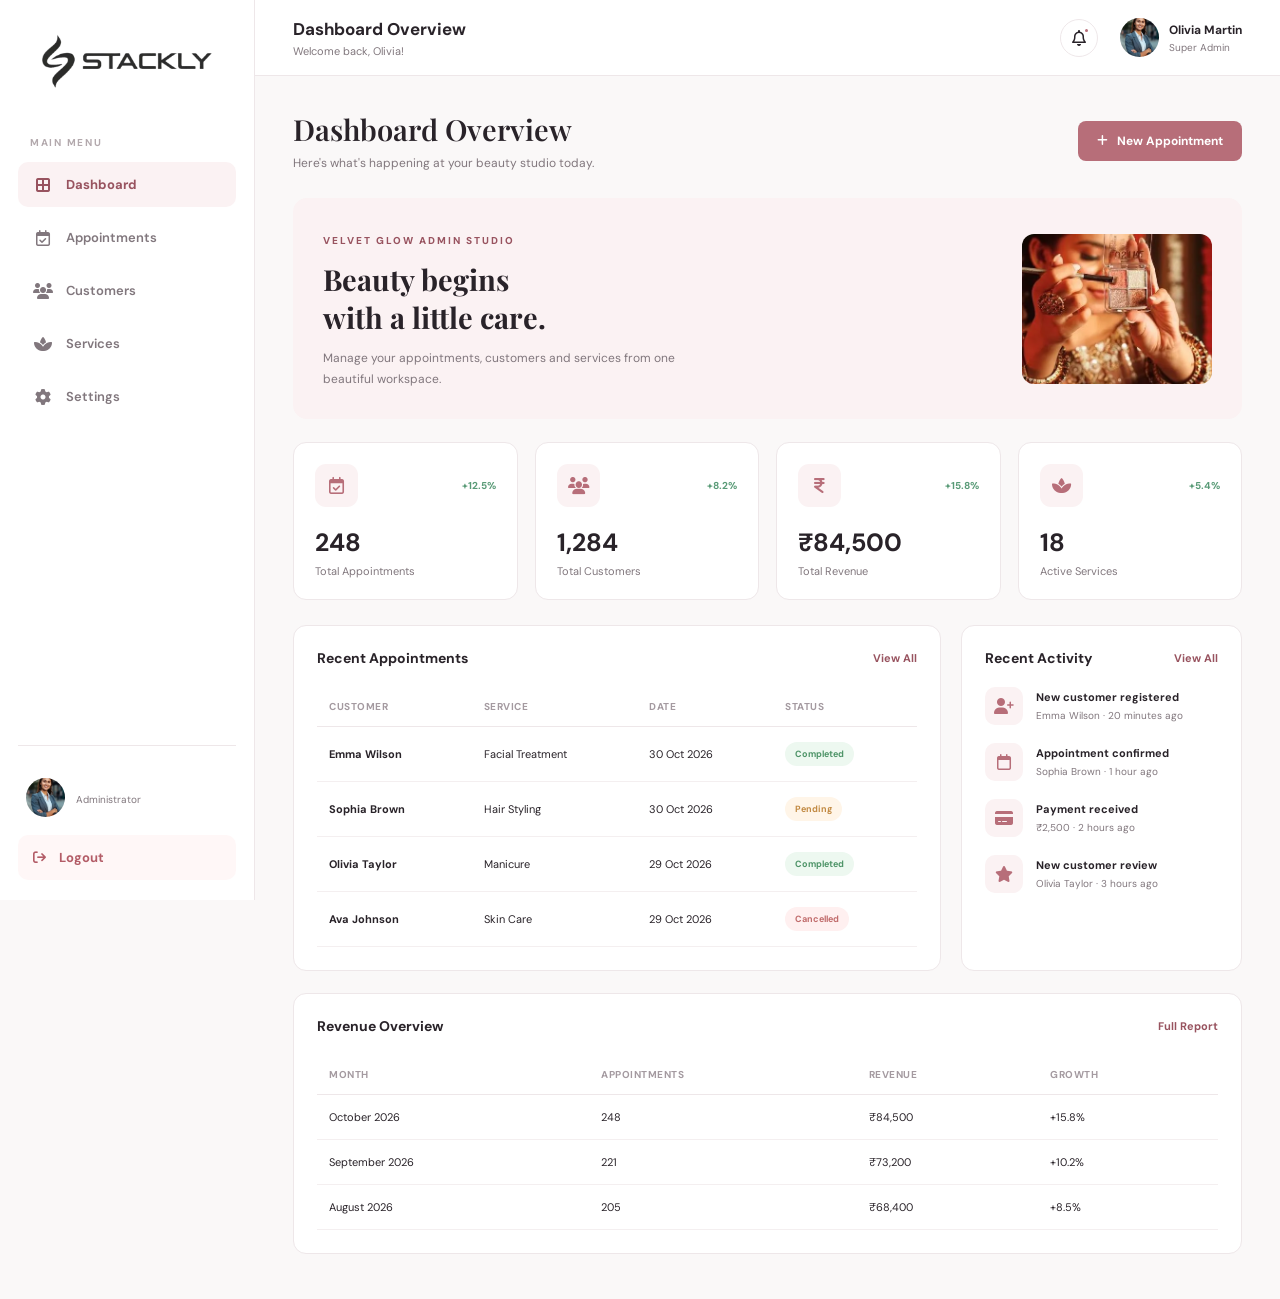
<file: Admin-dashboard.html>
<!DOCTYPE html>
<html lang="en">
<head>
<meta charset="UTF-8">
<meta name="viewport" content="width=device-width, initial-scale=1.0">
<title> Admin Dashboard</title>

<link rel="preconnect" href="https://fonts.googleapis.com">
<link rel="preconnect" href="https://fonts.gstatic.com" crossorigin>
<link href="https://fonts.googleapis.com/css2?family=DM+Sans:wght@400;500;600;700;800&family=Playfair+Display:wght@500;600;700&display=swap" rel="stylesheet">
<link rel="stylesheet" href="https://cdnjs.cloudflare.com/ajax/libs/font-awesome/6.7.2/css/all.min.css">

<style>
:root{
    --primary:#b76e79;
    --primary-dark:#98535f;
    --soft:#fbf2f3;
    --dark:#292329;
    --text:#81777d;
    --border:#eee7e9;
    --white:#fff;
    --sidebar:255px;
    --header:76px;
}

*{
    margin:0;
    padding:0;
    box-sizing:border-box;
}

body{
    font-family:'DM Sans',sans-serif;
    background:#faf8f8;
    color:var(--dark);
}

button,a{
    font:inherit;
}

a{
    text-decoration:none;
    color:inherit;
}

button{
    cursor:pointer;
    border:0;
}

img{
    display:block;
    max-width:100%;
}

.admin-layout{
    min-height:100vh;
}

/* SIDEBAR */

.sidebar{
    width:var(--sidebar);
    height:100vh;
    position:fixed;
    top:0;
    left:0;
    background:var(--white);
    border-right:1px solid var(--border);
    display:flex;
    flex-direction:column;
    z-index:1000;
    padding:26px 18px 20px;
}

.brand{
    display:flex;
    align-items:center;
    gap:12px;
    padding:0 9px;
    margin-bottom:40px;
}

.brand img{
    width:46px;
    height:46px;
    object-fit:contain;
}

.brand-mark{
    width:46px;
    height:46px;
    display:grid;
    place-items:center;
    border-radius:14px;
    background:var(--soft);
    color:var(--primary);
    font-family:'Playfair Display',serif;
    font-size:27px;
    font-weight:700;
}

.brand-name{
    display:block;
    font-size:14px;
    font-weight:800;
    letter-spacing:1.3px;
}

.brand-sub{
    display:block;
    margin-top:4px;
    color:var(--text);
    font-size:10px;
    letter-spacing:2px;
}

.sidebar-label{
    padding:0 12px;
    margin-bottom:13px;
    color:#b3a9ad;
    font-size:10px;
    font-weight:700;
    letter-spacing:1.7px;
}

.sidebar-menu{
    display:flex;
    flex-direction:column;
    gap:8px;
}

.nav-item{
    width:100%;
    display:flex;
    align-items:center;
    gap:14px;
    padding:14px 15px;
    border-radius:10px;
    background:transparent;
    color:var(--text);
    text-align:left;
    font-size:13px;
    font-weight:600;
    transition:.25s;
}

.nav-item i{
    width:19px;
    font-size:16px;
    text-align:center;
}

.nav-item:hover,
.nav-item.active{
    background:var(--soft);
    color:var(--primary-dark);
}

.nav-item.active{
    font-weight:700;
}

.sidebar-bottom{
    margin-top:auto;
    padding-top:20px;
    border-top:1px solid var(--border);
}

.admin-mini{
    display:flex;
    align-items:center;
    gap:11px;
    padding:12px 8px 18px;
}

.admin-mini img{
    width:39px;
    height:39px;
    object-fit:cover;
    border-radius:50%;
}

.admin-mini strong{
    display:block;
    font-size:12px;
}

.admin-mini span{
    display:block;
    margin-top:4px;
    color:var(--text);
    font-size:10px;
}

.logout-btn{
    width:100%;
    display:flex;
    align-items:center;
    gap:13px;
    padding:14px 15px;
    border-radius:10px;
    background:#fff7f7;
    color:#b35c67;
    font-size:13px;
    font-weight:700;
}

/* MAIN */

.main-content{
    margin-left:var(--sidebar);
    min-height:100vh;
}

/* HEADER */

.top-header{
    height:var(--header);
    position:sticky;
    top:0;
    z-index:500;
    background:rgba(255,255,255,.96);
    border-bottom:1px solid var(--border);
    display:flex;
    align-items:center;
    justify-content:space-between;
    padding:0 38px;
}

.header-left{
    display:flex;
    align-items:center;
    gap:15px;
}

.header-left h2{
    font-size:17px;
    font-weight:700;
}

.header-left p{
    color:var(--text);
    font-size:11px;
    margin-top:4px;
}

.header-right{
    display:flex;
    align-items:center;
    gap:22px;
}

.header-icon{
    width:38px;
    height:38px;
    display:grid;
    place-items:center;
    background:#fff;
    border:1px solid var(--border);
    border-radius:50%;
    color:var(--dark);
    position:relative;
}

.notification-dot{
    width:7px;
    height:7px;
    background:var(--primary);
    border:2px solid white;
    border-radius:50%;
    position:absolute;
    top:7px;
    right:7px;
}

.header-profile{
    display:flex;
    align-items:center;
    gap:10px;
}

.header-profile img{
    width:39px;
    height:39px;
    border-radius:50%;
    object-fit:cover;
}

.header-profile strong{
    display:block;
    font-size:12px;
}

.header-profile span{
    display:block;
    margin-top:3px;
    color:var(--text);
    font-size:10px;
}

.menu-toggle{
    display:none;
    width:39px;
    height:39px;
    background:var(--soft);
    color:var(--primary-dark);
    border-radius:9px;
}

/* PAGE */

.page-content{
    padding:34px 38px 45px;
    max-width:1600px;
    margin:auto;
}

.page-section{
    display:none;
    animation:fadeIn .35s ease;
}

.page-section.active{
    display:block;
}

@keyframes fadeIn{
    from{opacity:0;transform:translateY(8px)}
    to{opacity:1;transform:translateY(0)}
}

.page-heading{
    display:flex;
    justify-content:space-between;
    align-items:center;
    gap:20px;
    margin-bottom:27px;
}

.page-heading h1{
    font-family:'Playfair Display',serif;
    font-size:29px;
    font-weight:600;
}

.page-heading p{
    color:var(--text);
    font-size:12px;
    margin-top:7px;
}

.primary-btn{
    display:inline-flex;
    align-items:center;
    justify-content:center;
    gap:9px;
    padding:12px 19px;
    border-radius:8px;
    background:var(--primary);
    color:white;
    font-size:12px;
    font-weight:700;
    transition:.25s;
}

.primary-btn:hover{
    background:var(--primary-dark);
    transform:translateY(-2px);
}

/* STATS */

.stats-grid{
    display:grid;
    grid-template-columns:repeat(4,1fr);
    gap:17px;
    margin-bottom:25px;
}

.stat-card{
    background:white;
    border:1px solid var(--border);
    border-radius:13px;
    padding:21px;
}

.stat-top{
    display:flex;
    align-items:center;
    justify-content:space-between;
    margin-bottom:19px;
}

.stat-icon{
    width:43px;
    height:43px;
    display:grid;
    place-items:center;
    background:var(--soft);
    color:var(--primary);
    border-radius:11px;
    font-size:17px;
}

.stat-change{
    color:#589a76;
    font-size:10px;
    font-weight:700;
}

.stat-card h3{
    font-size:25px;
    margin-bottom:5px;
}

.stat-card p{
    color:var(--text);
    font-size:11px;
}

/* COMMON CARDS */

.content-card{
    background:white;
    border:1px solid var(--border);
    border-radius:13px;
    padding:23px;
}

.card-heading{
    display:flex;
    justify-content:space-between;
    align-items:center;
    gap:15px;
    margin-bottom:20px;
}

.card-heading h3{
    font-size:14px;
    font-weight:700;
}

.card-heading a{
    color:var(--primary-dark);
    font-size:11px;
    font-weight:700;
}

/* DASHBOARD GRID */

.dashboard-grid{
    display:grid;
    grid-template-columns:1.55fr 1fr;
    gap:20px;
    margin-bottom:22px;
}

.welcome-banner{
    min-height:205px;
    background:var(--soft);
    border-radius:14px;
    padding:30px;
    display:flex;
    align-items:center;
    justify-content:space-between;
    gap:20px;
    overflow:hidden;
    margin-bottom:23px;
}

.welcome-banner small{
    color:var(--primary-dark);
    font-size:10px;
    letter-spacing:2px;
    font-weight:800;
}

.welcome-banner h2{
    font-family:'Playfair Display',serif;
    font-size:29px;
    line-height:1.3;
    margin:12px 0;
}

.welcome-banner p{
    color:var(--text);
    font-size:12px;
    line-height:1.7;
    max-width:390px;
}

.welcome-banner img{
    width:190px;
    height:150px;
    object-fit:cover;
    border-radius:12px;
}

.activity-list{
    display:flex;
    flex-direction:column;
    gap:18px;
}

.activity-item{
    display:flex;
    align-items:center;
    gap:13px;
}

.activity-icon{
    width:38px;
    height:38px;
    border-radius:10px;
    display:grid;
    place-items:center;
    color:var(--primary);
    background:var(--soft);
}

.activity-item strong{
    display:block;
    font-size:11px;
}

.activity-item span{
    display:block;
    margin-top:5px;
    color:var(--text);
    font-size:10px;
}

/* TABLE */

.table-wrap{
    width:100%;
    overflow-x:auto;
}

table{
    width:100%;
    border-collapse:collapse;
    min-width:600px;
}

th{
    padding:13px 12px;
    color:#a49aa0;
    font-size:10px;
    text-align:left;
    font-weight:700;
    letter-spacing:.5px;
    border-bottom:1px solid var(--border);
}

td{
    padding:15px 12px;
    border-bottom:1px solid #f4eff0;
    font-size:11px;
}

td strong{
    font-size:11px;
}

.status{
    display:inline-block;
    padding:6px 10px;
    border-radius:20px;
    font-size:9px;
    font-weight:700;
}

.status.completed{
    background:#edf8f0;
    color:#4e9468;
}

.status.pending{
    background:#fff5e8;
    color:#c28a43;
}

.status.cancelled{
    background:#fff0f0;
    color:#c16c6c;
}

.table-action{
    color:var(--primary-dark);
    font-size:11px;
    font-weight:700;
}

/* APPOINTMENTS */

.filter-row{
    display:flex;
    flex-wrap:wrap;
    gap:12px;
    margin-bottom:20px;
}

.filter-input,
.filter-select{
    min-height:42px;
    border:1px solid var(--border);
    border-radius:8px;
    background:white;
    padding:0 13px;
    color:var(--text);
    font-size:11px;
    outline:none;
}

.filter-input{
    min-width:220px;
}

.appointment-customer{
    display:flex;
    align-items:center;
    gap:10px;
}

.appointment-customer img{
    width:36px;
    height:36px;
    border-radius:50%;
    object-fit:cover;
}

.appointment-customer strong{
    display:block;
    font-size:11px;
}

/* CUSTOMER GRID */

.customer-grid{
    display:grid;
    grid-template-columns:repeat(3,1fr);
    gap:17px;
}

.customer-card{
    background:white;
    border:1px solid var(--border);
    border-radius:13px;
    padding:22px;
    text-align:center;
}

.customer-card img{
    width:66px;
    height:66px;
    object-fit:cover;
    border-radius:50%;
    margin:0 auto 13px;
}

.customer-card h3{
    font-size:13px;
}

.customer-card p{
    font-size:10px;
    color:var(--text);
    margin-top:5px;
}

.customer-meta{
    display:flex;
    justify-content:center;
    gap:22px;
    border-top:1px solid var(--border);
    margin-top:18px;
    padding-top:15px;
}

.customer-meta strong{
    display:block;
    font-size:13px;
}

.customer-meta span{
    display:block;
    color:var(--text);
    font-size:9px;
    margin-top:4px;
}

.customer-card .primary-btn{
    width:100%;
    margin-top:17px;
}

/* SERVICES */

.service-grid{
    display:grid;
    grid-template-columns:repeat(3,1fr);
    gap:18px;
}

.service-card{
    background:white;
    border:1px solid var(--border);
    border-radius:13px;
    overflow:hidden;
}

.service-card img{
    width:100%;
    height:175px;
    object-fit:cover;
}

.service-info{
    padding:18px;
}

.service-info h3{
    font-family:'Playfair Display',serif;
    font-size:18px;
}

.service-info p{
    color:var(--text);
    font-size:11px;
    line-height:1.7;
    margin:9px 0 15px;
}

.service-bottom{
    display:flex;
    justify-content:space-between;
    align-items:center;
}

.service-bottom strong{
    color:var(--primary-dark);
    font-size:14px;
}

/* SETTINGS */

.settings-grid{
    display:grid;
    grid-template-columns:1fr 1fr;
    gap:18px;
}

.settings-card{
    background:white;
    border:1px solid var(--border);
    border-radius:13px;
    padding:24px;
}

.settings-card h3{
    font-size:14px;
    margin-bottom:20px;
}

.form-group{
    margin-bottom:17px;
}

.form-group label{
    display:block;
    font-size:11px;
    font-weight:700;
    margin-bottom:8px;
}

.form-group input,
.form-group textarea,
.form-group select{
    width:100%;
    min-height:43px;
    border:1px solid var(--border);
    border-radius:8px;
    padding:11px 13px;
    font-family:inherit;
    font-size:11px;
    outline:none;
    background:white;
}

.form-group textarea{
    min-height:95px;
    resize:vertical;
}

/* MOBILE OVERLAY */

.mobile-overlay{
    display:none;
}

/* RESPONSIVE */

@media(max-width:1100px){
    .stats-grid{
        grid-template-columns:repeat(2,1fr);
    }

    .service-grid{
        grid-template-columns:repeat(2,1fr);
    }

    .customer-grid{
        grid-template-columns:repeat(2,1fr);
    }
}

@media(max-width:850px){
    .sidebar{
        transform:translateX(-100%);
        transition:.3s ease;
    }

    .sidebar.open{
        transform:translateX(0);
    }

    .main-content{
        margin-left:0;
    }

    .menu-toggle{
        display:grid;
        place-items:center;
    }

    .mobile-overlay.show{
        display:block;
        position:fixed;
        inset:0;
        z-index:900;
        background:rgba(35,25,30,.42);
    }

    .top-header{
        padding:0 20px;
    }

    .page-content{
        padding:27px 20px 40px;
    }
}

@media(max-width:650px){
    :root{
        --header:68px;
    }

    .header-profile div{
        display:none;
    }

    .header-right{
        gap:12px;
    }

    .header-left h2{
        font-size:14px;
    }

    .header-left p{
        font-size:10px;
    }

    .page-heading{
        align-items:flex-start;
        flex-direction:column;
    }

    .page-heading h1{
        font-size:25px;
    }

    .stats-grid{
        grid-template-columns:1fr 1fr;
        gap:10px;
    }

    .stat-card{
        padding:15px;
    }

    .stat-card h3{
        font-size:21px;
    }

    .dashboard-grid,
    .settings-grid{
        grid-template-columns:1fr;
    }

    .welcome-banner{
        padding:22px;
    }

    .welcome-banner img{
        width:105px;
        height:115px;
    }

    .welcome-banner h2{
        font-size:23px;
    }

    .customer-grid,
    .service-grid{
        grid-template-columns:1fr;
    }

    .content-card{
        padding:17px;
    }

    .filter-input{
        width:100%;
    }

    .filter-select{
        flex:1;
    }
}

@media(max-width:390px){
    .welcome-banner img{
        display:none;
    }

    .stats-grid{
        grid-template-columns:1fr;
    }
}


.brand img.brand-logo {
    width: 200px !important;
    height: 70px !important;
    max-width: none !important;
    object-fit: contain;
    display: block;
}

@media (max-width: 768px) {
    .brand img.brand-logo {
        width: 155px !important;
        height: 55px !important;
    }
}


</style>
</head>

<body>

<div class="admin-layout">

    <!-- SIDEBAR -->
    <aside class="sidebar" id="sidebar">

    <a href="index.html" class="brand" aria-label="Velvet Glow home">
    <img src="assets/logo2.webp"
         alt="Velvet Glow Logo"
         class="brand-logo">
</a>

        <p class="sidebar-label">MAIN MENU</p>

        <!-- EXACTLY FIVE SIDEBAR ITEMS -->
        <nav class="sidebar-menu">

            <button class="nav-item active" data-section="dashboard">
                <i class="fa-solid fa-border-all"></i>
                <span>Dashboard</span>
            </button>

            <button class="nav-item" data-section="appointments">
                <i class="fa-regular fa-calendar-check"></i>
                <span>Appointments</span>
            </button>

            <button class="nav-item" data-section="customers">
                <i class="fa-solid fa-users"></i>
                <span>Customers</span>
            </button>

            <button class="nav-item" data-section="services">
                <i class="fa-solid fa-spa"></i>
                <span>Services</span>
            </button>

            <button class="nav-item" data-section="settings">
                <i class="fa-solid fa-gear"></i>
                <span>Settings</span>
            </button>

        </nav>

        <!-- BOTTOM LOGOUT -->
        <div class="sidebar-bottom">

            <div class="admin-mini">
                <img src="assets/t2.webp" alt="Admin profile">
                <div>

                    <span>Administrator</span>
                </div>
            </div>

            <a href="index.html" class="logout-btn">
                <i class="fa-solid fa-arrow-right-from-bracket"></i>
                <span>Logout</span>
            </a>

        </div>

    </aside>

    <div class="mobile-overlay" id="mobileOverlay"></div>

    <!-- MAIN CONTENT -->
    <main class="main-content">

        <!-- STICKY HEADER -->
        <header class="top-header">

            <div class="header-left">
                <button class="menu-toggle" id="menuToggle" aria-label="Open menu">
                    <i class="fa-solid fa-bars"></i>
                </button>

                <div>
                    <h2 id="headerTitle">Dashboard Overview</h2>
                    <p>Welcome back, Olivia!</p>
                </div>
            </div>

            <div class="header-right">

                <a href="404.html" class="header-icon" aria-label="Notifications">
                    <i class="fa-regular fa-bell"></i>
                    <span class="notification-dot"></span>
                </a>

                <div class="header-profile">
                    <img src="assets/t2.webp" alt="Admin">
                    <div>
                        <strong>Olivia Martin</strong>
                        <span>Super Admin</span>
                    </div>
                </div>

            </div>

        </header>

        <div class="page-content">

            <!-- DASHBOARD -->
            <section class="page-section active" id="dashboard">

                <div class="page-heading">
                    <div>
                        <h1>Dashboard Overview</h1>
                        <p>Here's what's happening at your beauty studio today.</p>
                    </div>

                    <a href="404.html" class="primary-btn">
                        <i class="fa-solid fa-plus"></i>
                        New Appointment
                    </a>
                </div>

                <div class="welcome-banner">
                    <div>
                        <small>VELVET GLOW ADMIN STUDIO</small>
                        <h2>Beauty begins<br>with a little care.</h2>
                        <p>Manage your appointments, customers and services from one beautiful workspace.</p>
                    </div>

                    <img src="assets/f.webp" alt="Beauty studio">
                </div>

                <div class="stats-grid">

                    <div class="stat-card">
                        <div class="stat-top">
                            <span class="stat-icon"><i class="fa-regular fa-calendar-check"></i></span>
                            <span class="stat-change">+12.5%</span>
                        </div>
                        <h3>248</h3>
                        <p>Total Appointments</p>
                    </div>

                    <div class="stat-card">
                        <div class="stat-top">
                            <span class="stat-icon"><i class="fa-solid fa-users"></i></span>
                            <span class="stat-change">+8.2%</span>
                        </div>
                        <h3>1,284</h3>
                        <p>Total Customers</p>
                    </div>

                    <div class="stat-card">
                        <div class="stat-top">
                            <span class="stat-icon"><i class="fa-solid fa-indian-rupee-sign"></i></span>
                            <span class="stat-change">+15.8%</span>
                        </div>
                        <h3>₹84,500</h3>
                        <p>Total Revenue</p>
                    </div>

                    <div class="stat-card">
                        <div class="stat-top">
                            <span class="stat-icon"><i class="fa-solid fa-spa"></i></span>
                            <span class="stat-change">+5.4%</span>
                        </div>
                        <h3>18</h3>
                        <p>Active Services</p>
                    </div>

                </div>

                <div class="dashboard-grid">

                    <div class="content-card">
                        <div class="card-heading">
                            <h3>Recent Appointments</h3>
                            <a href="404.html">View All</a>
                        </div>

                        <div class="table-wrap">
                            <table>
                                <thead>
                                    <tr>
                                        <th>CUSTOMER</th>
                                        <th>SERVICE</th>
                                        <th>DATE</th>
                                        <th>STATUS</th>
                                    </tr>
                                </thead>

                                <tbody>
                                    <tr>
                                        <td><strong>Emma Wilson</strong></td>
                                        <td>Facial Treatment</td>
                                        <td>30 Oct 2026</td>
                                        <td><span class="status completed">Completed</span></td>
                                    </tr>
                                    <tr>
                                        <td><strong>Sophia Brown</strong></td>
                                        <td>Hair Styling</td>
                                        <td>30 Oct 2026</td>
                                        <td><span class="status pending">Pending</span></td>
                                    </tr>
                                    <tr>
                                        <td><strong>Olivia Taylor</strong></td>
                                        <td>Manicure</td>
                                        <td>29 Oct 2026</td>
                                        <td><span class="status completed">Completed</span></td>
                                    </tr>
                                    <tr>
                                        <td><strong>Ava Johnson</strong></td>
                                        <td>Skin Care</td>
                                        <td>29 Oct 2026</td>
                                        <td><span class="status cancelled">Cancelled</span></td>
                                    </tr>
                                </tbody>
                            </table>
                        </div>
                    </div>

                    <div class="content-card">
                        <div class="card-heading">
                            <h3>Recent Activity</h3>
                            <a href="404.html">View All</a>
                        </div>

                        <div class="activity-list">

                            <div class="activity-item">
                                <div class="activity-icon"><i class="fa-solid fa-user-plus"></i></div>
                                <div>
                                    <strong>New customer registered</strong>
                                    <span>Emma Wilson · 20 minutes ago</span>
                                </div>
                            </div>

                            <div class="activity-item">
                                <div class="activity-icon"><i class="fa-regular fa-calendar"></i></div>
                                <div>
                                    <strong>Appointment confirmed</strong>
                                    <span>Sophia Brown · 1 hour ago</span>
                                </div>
                            </div>

                            <div class="activity-item">
                                <div class="activity-icon"><i class="fa-solid fa-credit-card"></i></div>
                                <div>
                                    <strong>Payment received</strong>
                                    <span>₹2,500 · 2 hours ago</span>
                                </div>
                            </div>

                            <div class="activity-item">
                                <div class="activity-icon"><i class="fa-solid fa-star"></i></div>
                                <div>
                                    <strong>New customer review</strong>
                                    <span>Olivia Taylor · 3 hours ago</span>
                                </div>
                            </div>

                        </div>
                    </div>

                </div>

                <div class="content-card">
                    <div class="card-heading">
                        <h3>Revenue Overview</h3>
                        <a href="404.html">Full Report</a>
                    </div>

                    <div class="table-wrap">
                        <table>
                            <thead>
                                <tr>
                                    <th>MONTH</th>
                                    <th>APPOINTMENTS</th>
                                    <th>REVENUE</th>
                                    <th>GROWTH</th>
                                </tr>
                            </thead>
                            <tbody>
                                <tr><td>October 2026</td><td>248</td><td>₹84,500</td><td>+15.8%</td></tr>
                                <tr><td>September 2026</td><td>221</td><td>₹73,200</td><td>+10.2%</td></tr>
                                <tr><td>August 2026</td><td>205</td><td>₹68,400</td><td>+8.5%</td></tr>
                            </tbody>
                        </table>
                    </div>
                </div>

            </section>

            <!-- APPOINTMENTS -->
            <section class="page-section" id="appointments">

                <div class="page-heading">
                    <div>
                        <h1>Appointments</h1>
                        <p>Manage and monitor all your studio bookings.</p>
                    </div>
                    <a href="404.html" class="primary-btn"><i class="fa-solid fa-plus"></i> Add Appointment</a>
                </div>

                <div class="stats-grid">
                    <div class="stat-card"><div class="stat-top"><span class="stat-icon"><i class="fa-regular fa-calendar"></i></span></div><h3>248</h3><p>Total Bookings</p></div>
                    <div class="stat-card"><div class="stat-top"><span class="stat-icon"><i class="fa-regular fa-clock"></i></span></div><h3>32</h3><p>Upcoming</p></div>
                    <div class="stat-card"><div class="stat-top"><span class="stat-icon"><i class="fa-solid fa-check"></i></span></div><h3>198</h3><p>Completed</p></div>
                    <div class="stat-card"><div class="stat-top"><span class="stat-icon"><i class="fa-solid fa-xmark"></i></span></div><h3>18</h3><p>Cancelled</p></div>
                </div>

                <div class="filter-row">
                    <input type="search" class="filter-input" placeholder="Search appointments...">
                    <select class="filter-select">
                        <option>All Status</option>
                        <option>Completed</option>
                        <option>Pending</option>
                        <option>Cancelled</option>
                    </select>
                    <select class="filter-select">
                        <option>All Services</option>
                        <option>Facial Treatment</option>
                        <option>Hair Styling</option>
                        <option>Manicure</option>
                    </select>
                </div>

                <div class="content-card">
                    <div class="card-heading"><h3>All Appointments</h3><a href="404.html">Export Report</a></div>
                    <div class="table-wrap">
                        <table>
                            <thead>
                                <tr><th>CUSTOMER</th><th>SERVICE</th><th>DATE & TIME</th><th>AMOUNT</th><th>STATUS</th><th>ACTION</th></tr>
                            </thead>
                            <tbody>
                                <tr><td><strong>Emma Wilson</strong></td><td>Facial Treatment</td><td>30 Oct · 10:00 AM</td><td>₹2,500</td><td><span class="status completed">Completed</span></td><td><a class="table-action" href="404.html">View</a></td></tr>
                                <tr><td><strong>Sophia Brown</strong></td><td>Hair Styling</td><td>30 Oct · 11:30 AM</td><td>₹1,800</td><td><span class="status pending">Pending</span></td><td><a class="table-action" href="404.html">View</a></td></tr>
                                <tr><td><strong>Olivia Taylor</strong></td><td>Manicure</td><td>30 Oct · 01:00 PM</td><td>₹1,200</td><td><span class="status completed">Completed</span></td><td><a class="table-action" href="404.html">View</a></td></tr>
                                <tr><td><strong>Ava Johnson</strong></td><td>Skin Care</td><td>30 Oct · 02:30 PM</td><td>₹2,000</td><td><span class="status pending">Pending</span></td><td><a class="table-action" href="404.html">View</a></td></tr>
                                <tr><td><strong>Isabella Davis</strong></td><td>Hair Spa</td><td>29 Oct · 04:00 PM</td><td>₹1,500</td><td><span class="status cancelled">Cancelled</span></td><td><a class="table-action" href="404.html">View</a></td></tr>
                                <tr><td><strong>Mia Anderson</strong></td><td>Pedicure</td><td>29 Oct · 05:00 PM</td><td>₹1,000</td><td><span class="status completed">Completed</span></td><td><a class="table-action" href="404.html">View</a></td></tr>
                            </tbody>
                        </table>
                    </div>
                </div>

            </section>

            <!-- CUSTOMERS -->
            <section class="page-section" id="customers">

                <div class="page-heading">
                    <div>
                        <h1>Customers</h1>
                        <p>Build stronger relationships with your beauty clients.</p>
                    </div>
                    <a href="404.html" class="primary-btn"><i class="fa-solid fa-user-plus"></i> Add Customer</a>
                </div>

                <div class="stats-grid">
                    <div class="stat-card"><div class="stat-top"><span class="stat-icon"><i class="fa-solid fa-users"></i></span></div><h3>1,284</h3><p>Total Customers</p></div>
                    <div class="stat-card"><div class="stat-top"><span class="stat-icon"><i class="fa-solid fa-user-plus"></i></span></div><h3>86</h3><p>New This Month</p></div>
                    <div class="stat-card"><div class="stat-top"><span class="stat-icon"><i class="fa-solid fa-heart"></i></span></div><h3>742</h3><p>Regular Customers</p></div>
                    <div class="stat-card"><div class="stat-top"><span class="stat-icon"><i class="fa-solid fa-star"></i></span></div><h3>4.9</h3><p>Average Rating</p></div>
                </div>

                <div class="filter-row">
                    <input class="filter-input" type="search" placeholder="Search customers...">
                    <select class="filter-select"><option>All Customers</option><option>Regular</option><option>New</option></select>
                    <a href="404.html" class="primary-btn">Export Customers</a>
                </div>

                <div class="customer-grid">

                    <article class="customer-card">
                        <img src="assets/f1.webp" alt="Emma Wilson">
                        <h3>Emma Wilson</h3><p>emma@example.com</p>
                        <div class="customer-meta"><div><strong>12</strong><span>VISITS</span></div><div><strong>₹18,500</strong><span>SPENT</span></div></div>
                        <a href="404.html" class="primary-btn">View Profile</a>
                    </article>

                    <article class="customer-card">
                        <img src="assets/f2.webp" alt="Sophia Brown">
                        <h3>Sophia Brown</h3><p>sophia@example.com</p>
                        <div class="customer-meta"><div><strong>8</strong><span>VISITS</span></div><div><strong>₹12,800</strong><span>SPENT</span></div></div>
                        <a href="404.html" class="primary-btn">View Profile</a>
                    </article>

                    <article class="customer-card">
                        <img src="assets/c2.webp" alt="Olivia Taylor">
                        <h3>Olivia Taylor</h3><p>olivia@example.com</p>
                        <div class="customer-meta"><div><strong>15</strong><span>VISITS</span></div><div><strong>₹24,000</strong><span>SPENT</span></div></div>
                        <a href="404.html" class="primary-btn">View Profile</a>
                    </article>

                    <article class="customer-card">
                        <img src="assets/f3.webp" alt="Ava Johnson">
                        <h3>Ava Johnson</h3><p>ava@example.com</p>
                        <div class="customer-meta"><div><strong>5</strong><span>VISITS</span></div><div><strong>₹7,500</strong><span>SPENT</span></div></div>
                        <a href="404.html" class="primary-btn">View Profile</a>
                    </article>

                    <article class="customer-card">
                        <img src="assets/f.webp" alt="Isabella Davis">
                        <h3>Isabella Davis</h3><p>isabella@example.com</p>
                        <div class="customer-meta"><div><strong>9</strong><span>VISITS</span></div><div><strong>₹14,200</strong><span>SPENT</span></div></div>
                        <a href="404.html" class="primary-btn">View Profile</a>
                    </article>

                    <article class="customer-card">
                        <img src="assets/h22.webp" alt="Mia Anderson">
                        <h3>Mia Anderson</h3><p>mia@example.com</p>
                        <div class="customer-meta"><div><strong>6</strong><span>VISITS</span></div><div><strong>₹9,800</strong><span>SPENT</span></div></div>
                        <a href="404.html" class="primary-btn">View Profile</a>
                    </article>

                </div>

            </section>

            <!-- SERVICES -->
            <section class="page-section" id="services">

                <div class="page-heading">
                    <div>
                        <h1>Beauty Services</h1>
                        <p>Manage your studio treatments and service offerings.</p>
                    </div>
                    <a href="404.html" class="primary-btn"><i class="fa-solid fa-plus"></i> Add Service</a>
                </div>

                <div class="stats-grid">
                    <div class="stat-card"><div class="stat-top"><span class="stat-icon"><i class="fa-solid fa-spa"></i></span></div><h3>18</h3><p>Total Services</p></div>
                    <div class="stat-card"><div class="stat-top"><span class="stat-icon"><i class="fa-solid fa-check-circle"></i></span></div><h3>15</h3><p>Active Services</p></div>
                    <div class="stat-card"><div class="stat-top"><span class="stat-icon"><i class="fa-solid fa-star"></i></span></div><h3>4.8</h3><p>Service Rating</p></div>
                    <div class="stat-card"><div class="stat-top"><span class="stat-icon"><i class="fa-solid fa-calendar-check"></i></span></div><h3>326</h3><p>Bookings This Month</p></div>
                </div>

                <div class="service-grid">

                    <article class="service-card">
                        <img src="assets/h16.webp" alt="Facial treatment">
                        <div class="service-info">
                            <h3>Luxury Facial</h3>
                            <p>A refreshing facial treatment designed to nourish and brighten your skin.</p>
                            <div class="service-bottom"><strong>₹2,500</strong><a href="404.html" class="table-action">Edit Service</a></div>
                        </div>
                    </article>

                    <article class="service-card">
                        <img src="assets/h29.webp" alt="Hair styling">
                        <div class="service-info">
                            <h3>Hair Styling</h3>
                            <p>Professional styling for a polished and beautiful everyday look.</p>
                            <div class="service-bottom"><strong>₹1,800</strong><a href="404.html" class="table-action">Edit Service</a></div>
                        </div>
                    </article>

                    <article class="service-card">
                        <img src="assets/n11.webp" alt="Manicure">
                        <div class="service-info">
                            <h3>Manicure</h3>
                            <p>Complete nail care with shaping, cuticle care and a lovely finish.</p>
                            <div class="service-bottom"><strong>₹1,200</strong><a href="404.html" class="table-action">Edit Service</a></div>
                        </div>
                    </article>

                    <article class="service-card">
                        <img src="assets/n22.webp" alt="Hair spa">
                        <div class="service-info">
                            <h3>Hair Spa</h3>
                            <p>A relaxing hair and scalp treatment for soft, healthy-looking hair.</p>
                            <div class="service-bottom"><strong>₹1,500</strong><a href="404.html" class="table-action">Edit Service</a></div>
                        </div>
                    </article>

                    <article class="service-card">
                        <img src="assets/h27.webp" alt="Pedicure">
                        <div class="service-info">
                            <h3>Pedicure</h3>
                            <p>A soothing foot care experience with a clean and refined finish.</p>
                            <div class="service-bottom"><strong>₹1,000</strong><a href="404.html" class="table-action">Edit Service</a></div>
                        </div>
                    </article>

                    <article class="service-card">
                        <img src="assets/h25.webp" alt="Skin care">
                        <div class="service-info">
                            <h3>Skin Care Ritual</h3>
                            <p>A personalized skincare session with gentle nourishing care.</p>
                            <div class="service-bottom"><strong>₹2,000</strong><a href="404.html" class="table-action">Edit Service</a></div>
                        </div>
                    </article>

                </div>

            </section>

            <!-- SETTINGS -->
            <section class="page-section" id="settings">

                <div class="page-heading">
                    <div>
                        <h1>Studio Settings</h1>
                        <p>Manage your admin profile and studio information.</p>
                    </div>
                </div>

                <div class="settings-grid">

                    <div class="settings-card">
                        <h3><i class="fa-regular fa-user"></i> Admin Profile</h3>

                        <div class="form-group">
                            <label>Full Name</label>
                            <input type="text" value="Olivia Martin">
                        </div>

                        <div class="form-group">
                            <label>Email Address</label>
                            <input type="email" value="admin@velvetglow.com">
                        </div>

                        <div class="form-group">
                            <label>Phone Number</label>
                            <input type="tel" value="+91 98765 43210">
                        </div>

                        <a href="404.html" class="primary-btn">Save Changes</a>
                    </div>

                    <div class="settings-card">
                        <h3><i class="fa-solid fa-store"></i> Studio Information</h3>

                        <div class="form-group">
                            <label>Studio Name</label>
                            <input type="text" value="Velvet Glow Beauty Studio">
                        </div>

                        <div class="form-group">
                            <label>Studio Email</label>
                            <input type="email" value="hello@velvetglow.com">
                        </div>

                        <div class="form-group">
                            <label>Studio Address</label>
                            <textarea>Chennai, Tamil Nadu, India</textarea>
                        </div>

                        <a href="404.html" class="primary-btn">Update Studio</a>
                    </div>

                    <div class="settings-card">
                        <h3><i class="fa-solid fa-lock"></i> Security Settings</h3>

                        <div class="form-group">
                            <label>Current Password</label>
                            <input type="password" placeholder="Enter current password">
                        </div>

                        <div class="form-group">
                            <label>New Password</label>
                            <input type="password" placeholder="Enter new password">
                        </div>

                        <div class="form-group">
                            <label>Confirm Password</label>
                            <input type="password" placeholder="Confirm new password">
                        </div>

                        <a href="404.html" class="primary-btn">Update Password</a>
                    </div>

                    <div class="settings-card">
                        <h3><i class="fa-regular fa-bell"></i> Notifications</h3>

                        <div class="form-group">
                            <label>Email Notifications</label>
                            <select><option>Enabled</option><option>Disabled</option></select>
                        </div>

                        <div class="form-group">
                            <label>Appointment Alerts</label>
                            <select><option>Enabled</option><option>Disabled</option></select>
                        </div>

                        <div class="form-group">
                            <label>Customer Updates</label>
                            <select><option>Enabled</option><option>Disabled</option></select>
                        </div>

                        <a href="404.html" class="primary-btn">Save Preferences</a>
                    </div>

                </div>

            </section>

        </div>

    </main>

</div>

<script>
/* SIDEBAR SECTION NAVIGATION */

const navItems = document.querySelectorAll(".nav-item");
const sections = document.querySelectorAll(".page-section");
const headerTitle = document.getElementById("headerTitle");

const sectionTitles = {
    dashboard: "Dashboard Overview",
    appointments: "Appointments",
    customers: "Customers",
    services: "Beauty Services",
    settings: "Studio Settings"
};

const sidebar = document.getElementById("sidebar");
const overlay = document.getElementById("mobileOverlay");
const menuToggle = document.getElementById("menuToggle");

navItems.forEach(item => {
    item.addEventListener("click", () => {

        const target = item.dataset.section;

        navItems.forEach(nav => nav.classList.remove("active"));
        item.classList.add("active");

        sections.forEach(section => {
            section.classList.remove("active");
        });

        document.getElementById(target).classList.add("active");

        headerTitle.textContent = sectionTitles[target];

        closeSidebar();

        window.scrollTo({
            top: 0,
            behavior: "smooth"
        });
    });
});

/* MOBILE SIDEBAR */

function openSidebar(){
    sidebar.classList.add("open");
    overlay.classList.add("show");
    document.body.style.overflow = "hidden";
}

function closeSidebar(){
    sidebar.classList.remove("open");
    overlay.classList.remove("show");
    document.body.style.overflow = "";
}

menuToggle.addEventListener("click", openSidebar);
overlay.addEventListener("click", closeSidebar);

document.addEventListener("keydown", event => {
    if(event.key === "Escape"){
        closeSidebar();
    }
});
</script>

</body>
</html>
</file>
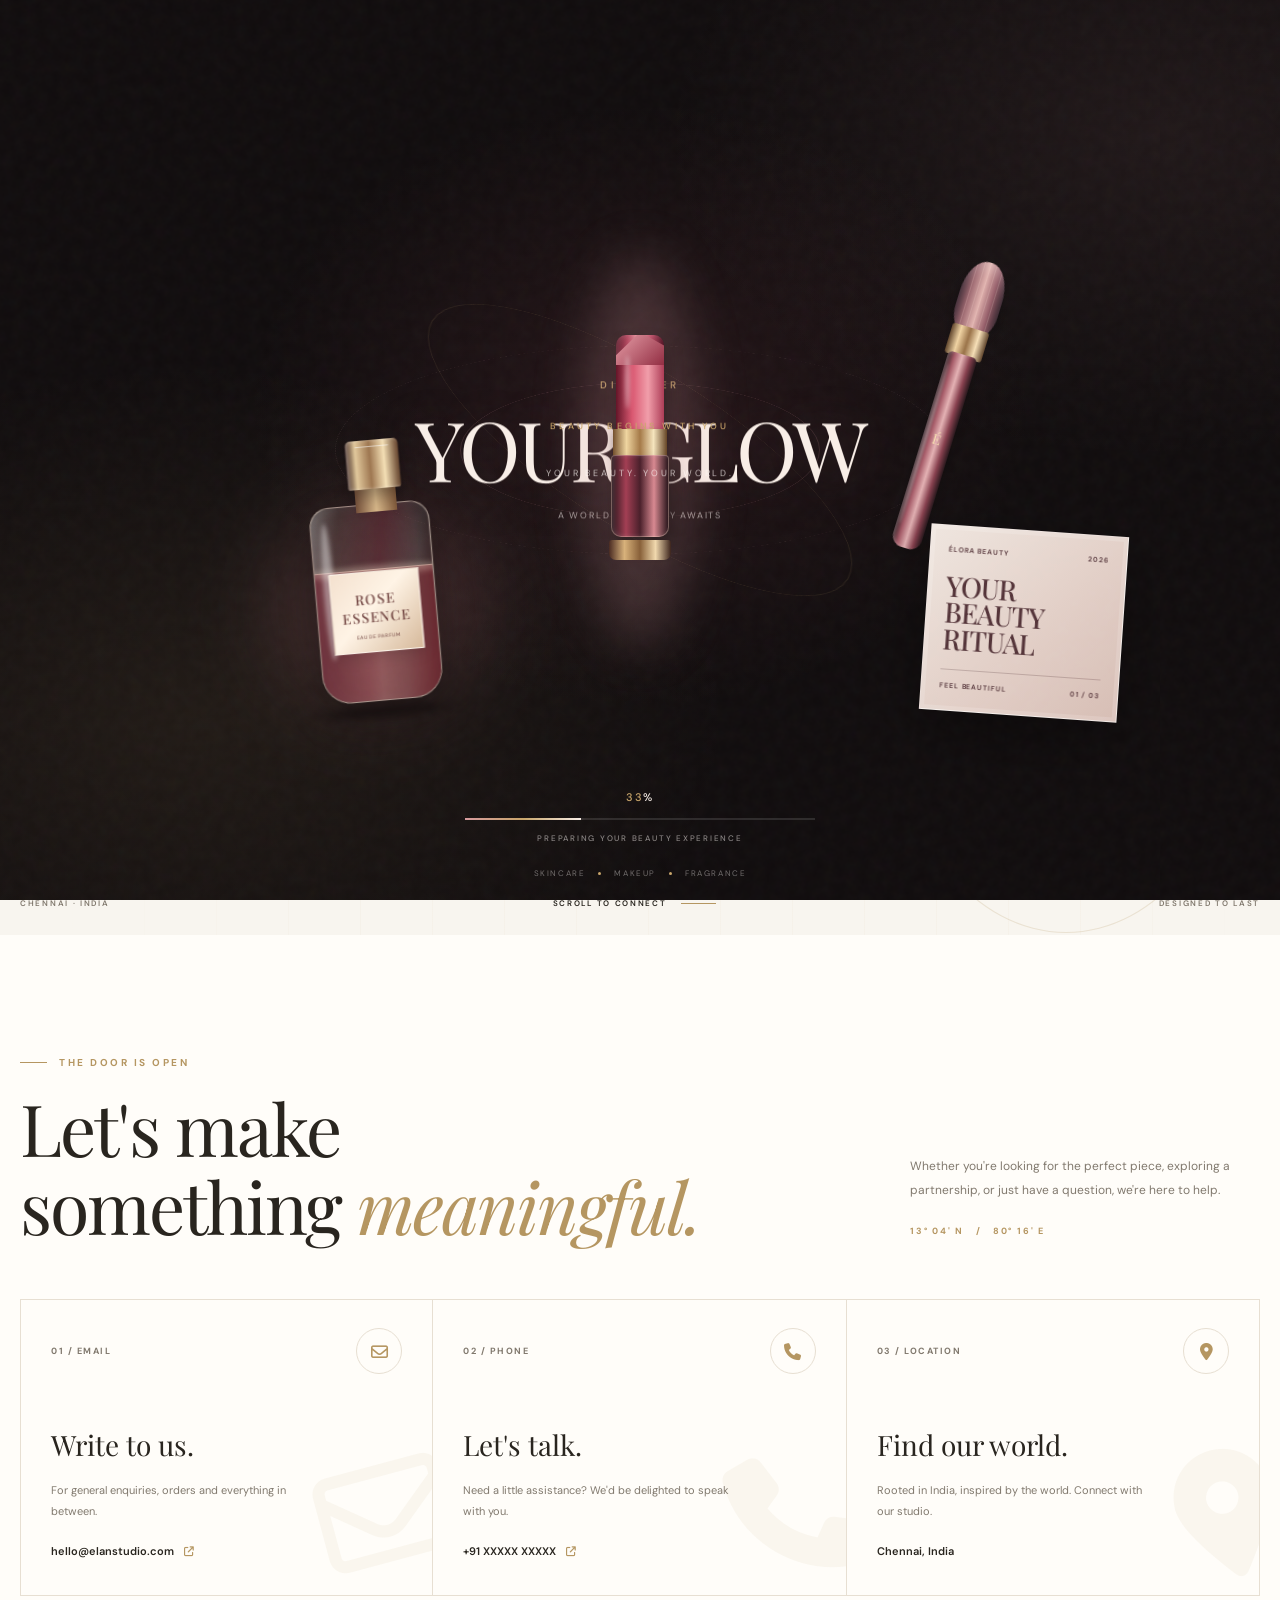
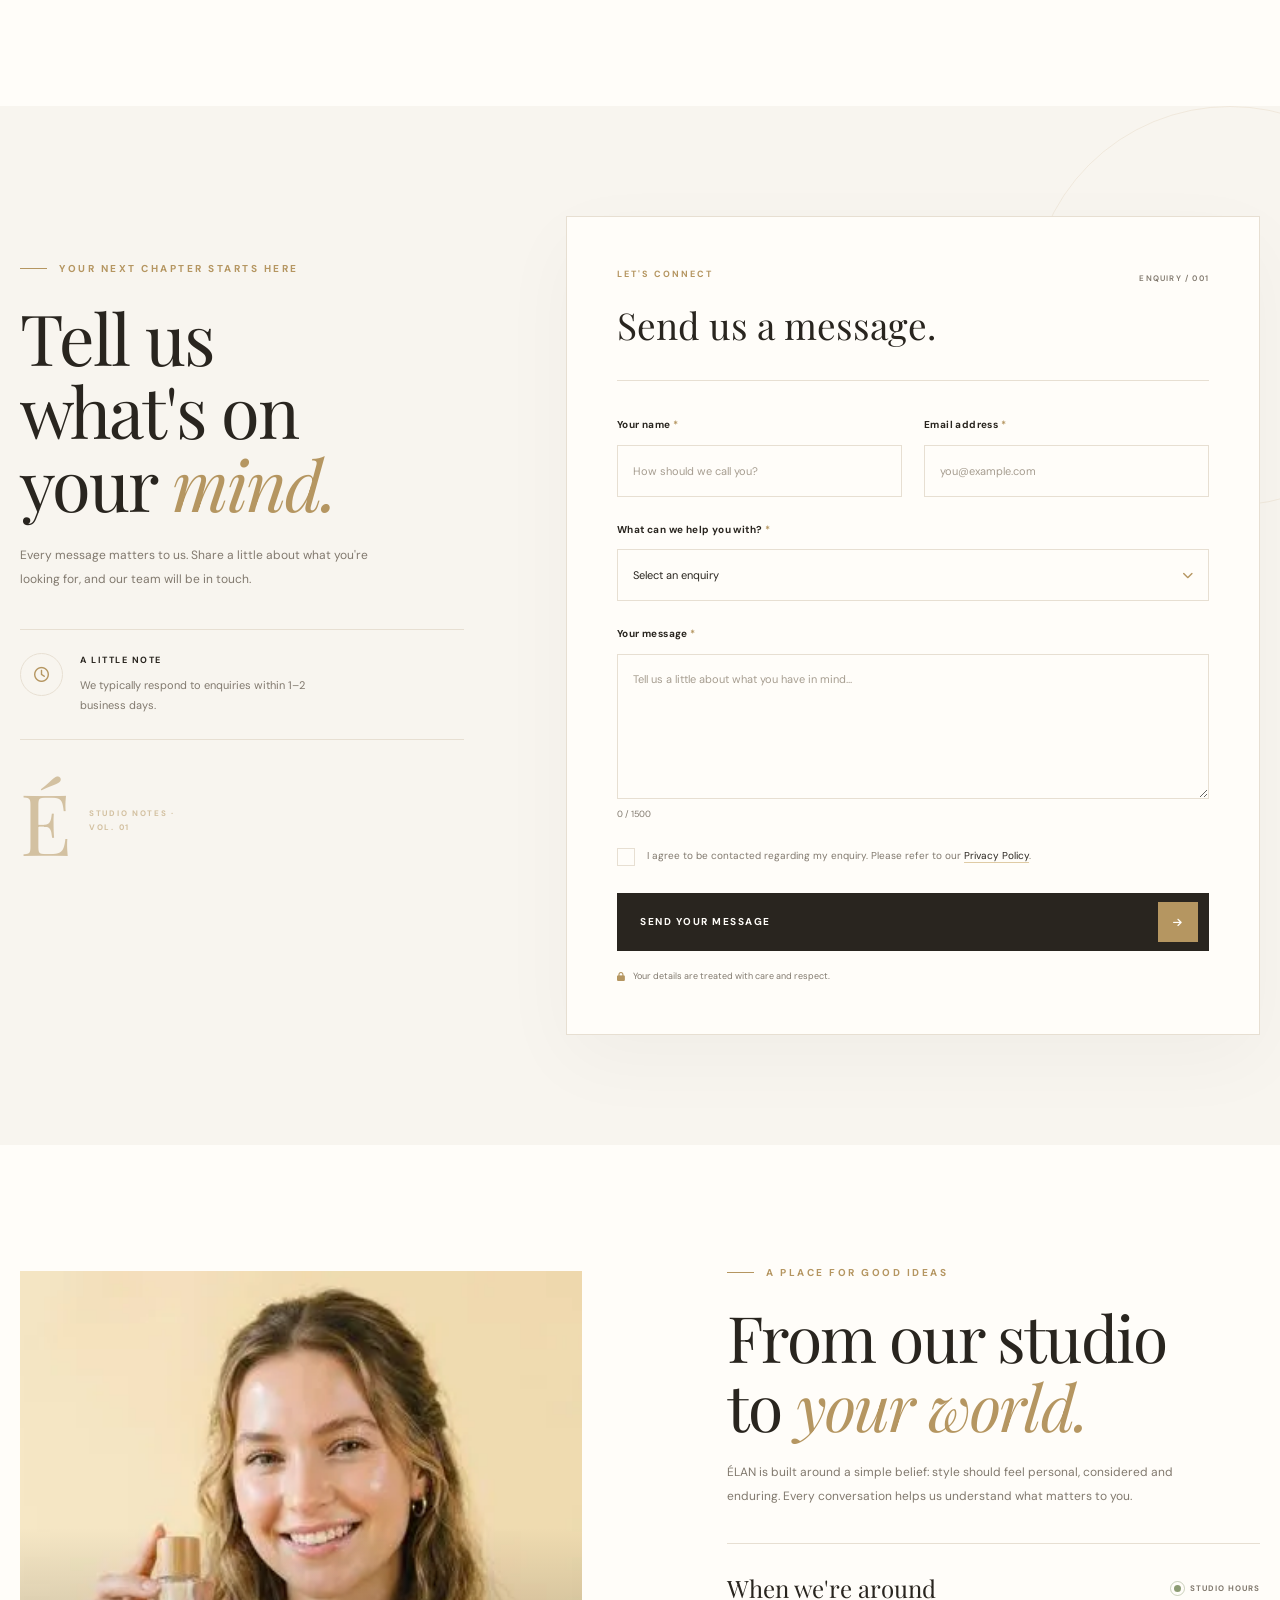
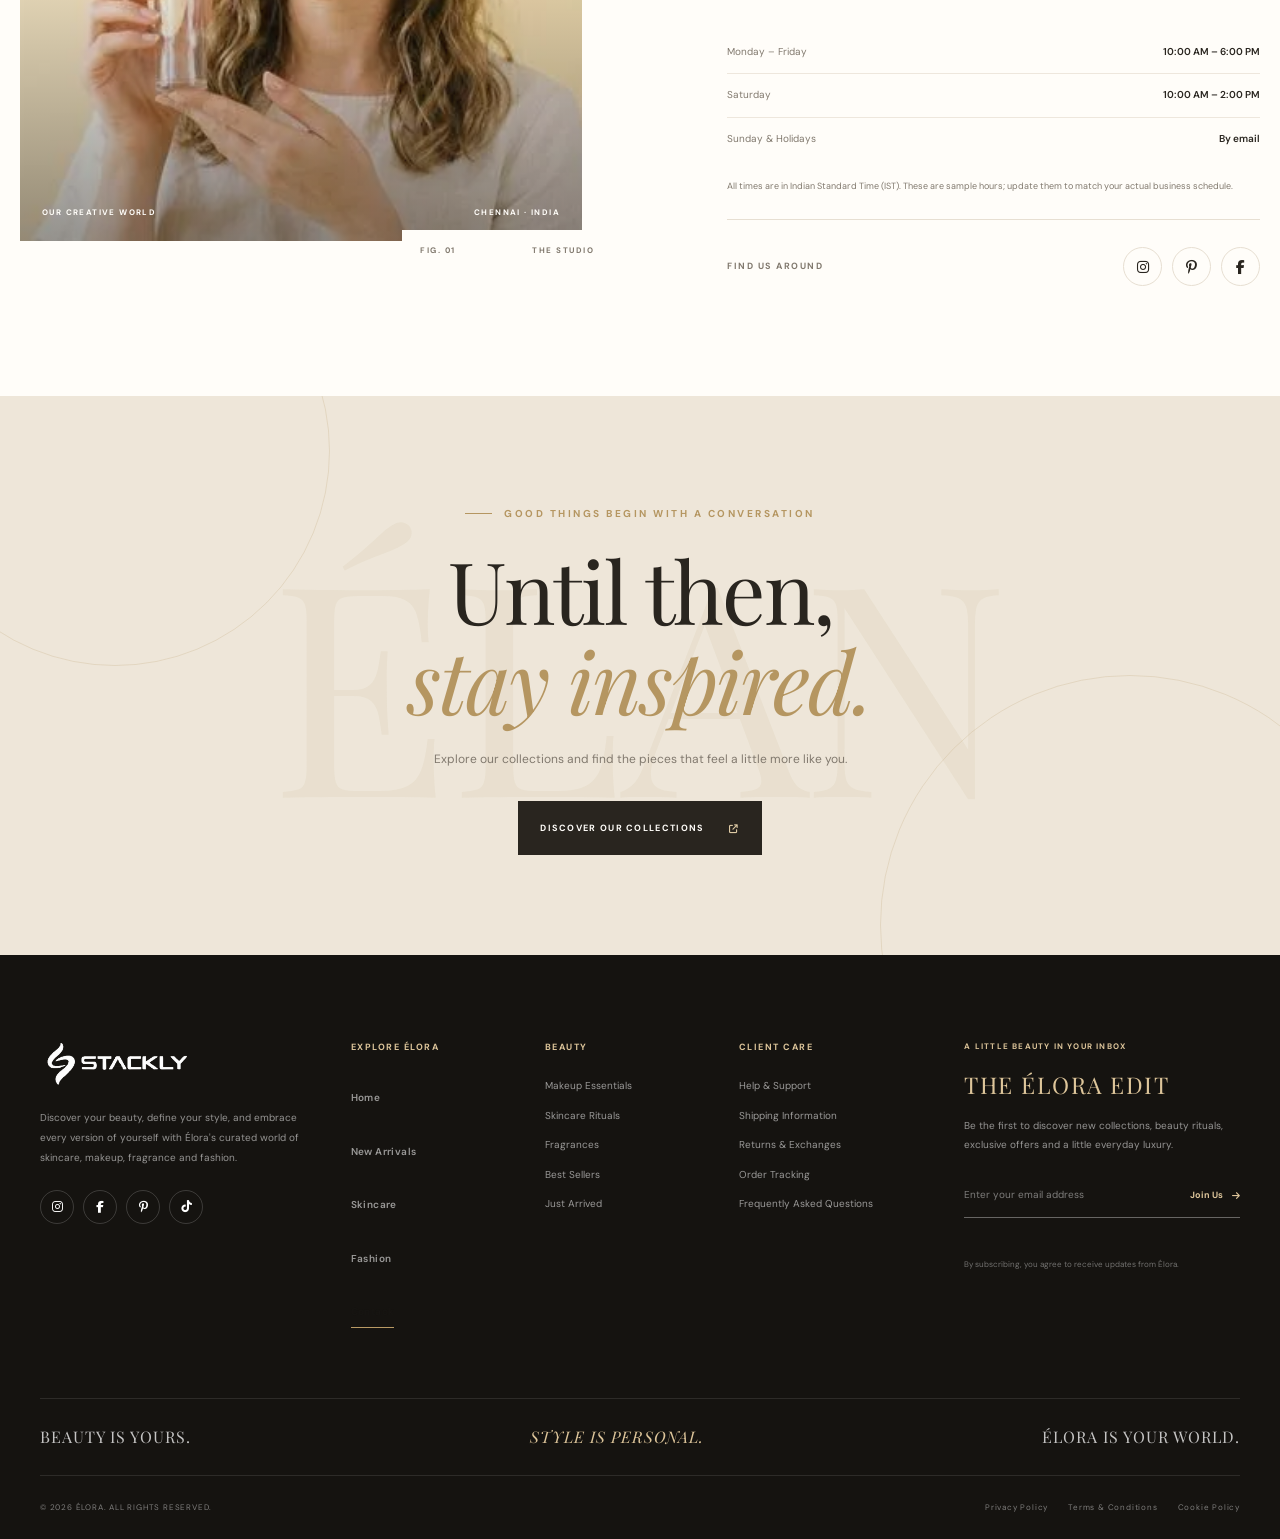
<file: contact.html>
<!DOCTYPE html>
<html lang="en">

<head>
    <meta charset="UTF-8">
    <meta name="viewport" content="width=device-width, initial-scale=1.0">

    <meta name="description"
        content="Get in touch with ÉLAN Studio. Contact us for fashion enquiries, collaborations, styling assistance and exclusive collection information.">

    <title>Contact Us </title>

    <!-- Google Fonts -->
    <link rel="preconnect" href="https://fonts.googleapis.com">
    <link rel="preconnect" href="https://fonts.gstatic.com" crossorigin>

    <link
        href="https://fonts.googleapis.com/css2?family=DM+Sans:wght@400;500;600;700&family=Playfair+Display:ital,wght@0,400;0,500;0,600;0,700;1,400;1,500&display=swap"
        rel="stylesheet">

    <!-- Font Awesome -->
    <link rel="stylesheet" href="https://cdnjs.cloudflare.com/ajax/libs/font-awesome/6.7.2/css/all.min.css">

    <link rel="stylesheet" href="css/style.css">
    <!-- Contact page stylesheet -->
    <link rel="stylesheet" href="css/contact.css">
    <link rel="stylesheet" href="css/responsive.css">
</head>

<body>

    <!-- =========================================================
     ÉLORA — CINEMATIC LUXURY BEAUTY PRELOADER
     PERFUME → MAKEUP BRUSH → LIPSTICK → BRAND REVEAL
========================================================= -->

    <div class="preloader" id="preloader">


        <!-- BACKGROUND TEXTURE -->
        <div class="preloader-noise"></div>

        <div class="preloader-inner">




            <!-- =============================================
         CINEMATIC BEAUTY STAGE
    ============================================== -->

            <div class="preloader-stage" id="preloaderStage">


                <!-- LUXURY BACKGROUND ORBITS -->

                <div class="beauty-orbit beauty-orbit-one"></div>

                <div class="beauty-orbit beauty-orbit-two"></div>

                <div class="beauty-orbit beauty-orbit-three"></div>


                <!-- FLOATING BEAUTY PARTICLES -->

                <div class="beauty-particles">

                    <span></span>
                    <span></span>
                    <span></span>
                    <span></span>
                    <span></span>
                    <span></span>
                    <span></span>
                    <span></span>
                    <span></span>
                    <span></span>

                </div>


                <!-- =========================================
             LEFT — PERFUME BOTTLE
        ========================================== -->

                <div class="preloader-perfume">

                    <div class="perfume-shadow"></div>

                    <div class="perfume-glow"></div>

                    <div class="perfume-cap">

                        <span></span>

                    </div>

                    <div class="perfume-neck"></div>

                    <div class="perfume-bottle">

                        <div class="perfume-glass-highlight"></div>

                        <div class="perfume-liquid"></div>

                        <div class="perfume-label">



                            <strong>
                                ROSE
                                <br>
                                ESSENCE
                            </strong>

                            <span>EAU DE PARFUM</span>

                        </div>

                    </div>

                </div>


                <!-- =========================================
             RIGHT — MAKEUP BRUSH
        ========================================== -->

                <div class="preloader-makeup-brush">

                    <div class="brush-bristles">

                        <span></span>
                        <span></span>
                        <span></span>
                        <span></span>
                        <span></span>

                    </div>

                    <div class="brush-ferrule"></div>

                    <div class="brush-handle">

                        <span>É</span>

                    </div>

                    <div class="brush-highlight"></div>

                </div>


                <!-- =========================================
             CENTER — BEAUTY TEXT
        ========================================== -->

                <div class="preloader-beat-text">

                    <span>
                        DISCOVER
                    </span>

                    <strong>
                        YOUR GLOW
                    </strong>

                    <small>
                        A WORLD OF BEAUTY AWAITS
                    </small>

                </div>


                <!-- =========================================
             GOLDEN REVEAL FLASH
        ========================================== -->

                <div class="beauty-reveal-flash"></div>


                <!-- =========================================
             LIPSTICK
        ========================================== -->

                <div class="preloader-lipstick">

                    <div class="lipstick-glow"></div>

                    <div class="lipstick-bullet">

                        <div class="lipstick-tip"></div>

                        <div class="lipstick-color"></div>

                        <div class="lipstick-shine"></div>

                    </div>

                    <div class="lipstick-neck"></div>

                    <div class="lipstick-body">



                    </div>

                    <div class="lipstick-base"></div>

                </div>


                <!-- =========================================
             BEAUTY SOUND WAVES / LIGHT RINGS
        ========================================== -->

                <div class="beauty-wave beauty-wave-one"></div>

                <div class="beauty-wave beauty-wave-two"></div>

                <div class="beauty-wave beauty-wave-three"></div>


                <!-- =========================================
             FLOATING LUXURY BEAUTY CARD
        ========================================== -->

                <div class="preloader-beauty-card">

                    <div class="beauty-card-top">

                        <span>ÉLORA BEAUTY</span>

                        <span>2026</span>

                    </div>

                    <div class="beauty-card-title">

                        YOUR
                        <br>
                        BEAUTY
                        <br>
                        RITUAL

                    </div>

                    <div class="beauty-card-line"></div>

                    <div class="beauty-card-bottom">

                        <span>FEEL BEAUTIFUL</span>

                        <span>01 / 03</span>

                    </div>

                </div>


                <!-- =========================================
             FINAL BRAND REVEAL
        ========================================== -->

                <div class="preloader-final-brand">

                    <span class="final-brand-eyebrow">
                        BEAUTY BEGINS WITH YOU
                    </span>



                    <small>
                        YOUR BEAUTY. YOUR WORLD.
                    </small>

                </div>


                <!-- =========================================
             FINAL GLOW TRANSITION
        ========================================== -->

                <div class="preloader-final-glow"></div>


            </div>


            <!-- =============================================
         LOADER STATUS
    ============================================== -->

            <div class="loader-status">

                <div class="loader-progress">

                    <strong>
                        <span id="loaderPercent">0</span>%
                    </strong>

                </div>

                <div class="loader-progress-track">

                    <span id="loaderProgressBar"></span>

                </div>

                <span class="loader-status-text">
                    PREPARING YOUR BEAUTY EXPERIENCE
                </span>

            </div>


            <!-- BOTTOM BRAND MESSAGE -->

            <div class="preloader-bottom">

                <span>SKINCARE</span>

                <i></i>

                <span>MAKEUP</span>

                <i></i>

                <span>FRAGRANCE</span>

            </div>

        </div>


    </div>



    <!-- =====================================================
         02. HEADER
    ====================================================== -->

    <header class="site-header" id="siteHeader">

        <div class="header-container">

            <!-- ÉLORA BRAND LOGO -->
            <a href="index.html" class="brand-logo" aria-label="Élora Home">

                <img src="assets/logo2.webp" alt="Élora Beauty & Beyond" class="logo-image">

            </a>




            <!-- DESKTOP NAVIGATION -->

            <nav class="main-navigation" aria-label="Main navigation">

                <a href="index.html" class="nav-link ">Home</a>

                <a href="new-arrival.html" class="nav-link">New Arrivals</a>

                <a href="skincare.html" class="nav-link">Skincare</a>

                <a href="fashion.html" class="nav-link">Fashion</a>

                <a href="contact.html" class="nav-link active">Contact</a>

            </nav>





            <button type="button" class="login-button" id="loginModalOpen" aria-haspopup="dialog"
                aria-controls="loginModal">
                <i class="fa-regular fa-user"></i>
                <span>Login</span>
            </button>



            <!-- HEADER ACTIONS -->

            <div class="header-actions">

                <button class="icon-button search-trigger" aria-label="Search products" type="button">

                    <i class="fa-solid fa-magnifying-glass"></i>

                </button>

                <button class="icon-button account-trigger" aria-label="Open login" type="button" data-open-login>

                    <i class="fa-regular fa-user"></i>

                </button>

                <a href="#beauty-edit" class="icon-button wishlist-trigger" aria-label="Explore beauty edit">

                    <i class="fa-regular fa-heart"></i>

                </a>

                <a href="#best-sellers" class="icon-button shopping-bag" aria-label="Shop best sellers">

                    <i class="fa-solid fa-bag-shopping"></i>

                    <span class="bag-count">0</span>

                </a>


                <!-- MOBILE MENU BUTTON -->

                <button class="mobile-menu-toggle" id="mobileMenuToggle" type="button" aria-label="Open navigation menu"
                    aria-expanded="false" aria-controls="mobileDrawer">

                    <span></span>
                    <span></span>

                </button>

            </div>

        </div>

    </header>



    <!-- =====================================================
         MOBILE DRAWER
    ====================================================== -->

    <div class="mobile-overlay" id="mobileOverlay"></div>


    <aside class="mobile-drawer" id="mobileDrawer" aria-label="Mobile navigation" aria-hidden="true">

        <div class="drawer-header">

            <a href="index.html" class="brand-logo">

                <span class="logo-symbol">É</span>

                <span class="logo-text">
                    <strong>ÉLORA</strong>
                    <small>BEAUTY & BEYOND</small>
                </span>

            </a>

            <button class="drawer-close" id="drawerClose" type="button" aria-label="Close navigation">

                <i class="fa-solid fa-xmark"></i>

            </button>

        </div>


        <div class="drawer-content">

            <span class="drawer-label">DISCOVER ÉLORA</span>

            <nav class="drawer-navigation">

                <a href="index.html">
                    <span>01</span> Home
                    <i class="fa-solid fa-arrow-right"></i>
                </a>

                <a href="new-arrival.html">
                    <span>02</span> New Arrivals
                    <i class="fa-solid fa-arrow-right"></i>
                </a>

                <a href="skincare.html">
                    <span>03</span> Skincare
                    <i class="fa-solid fa-arrow-right"></i>
                </a>

                <a href="fashion.html">
                    <span>04</span> Fashion
                    <i class="fa-solid fa-arrow-right"></i>
                </a>

                <a href="contact.html" class="active">
                    <span>05</span> Contact
                    <i class="fa-solid fa-arrow-right"></i>
                </a>

            </nav>


            <div class="drawer-promo">

                <span>YOUR BEAUTY RITUAL</span>

                <h3>Everyday beauty.<br>Extraordinary you.</h3>

                <a href="#beauty-edit">
                    Discover the edit
                    <i class="fa-solid fa-arrow-right"></i>
                </a>

            </div>


            <button class="drawer-login" type="button" data-open-login>

                <i class="fa-regular fa-user"></i>

                LOGIN

            </button>

        </div>







        <!-- CONTACT DETAILS -->
        <div class="drawer-contact">

            <span class="drawer-contact-heading">GET IN TOUCH</span>

            <!-- LOCATION -->
            <a href="https://www.google.com/maps/search/?api=1&query=Chennai%2C+Tamil+Nadu" target="_blank"
                rel="noopener noreferrer" class="drawer-contact-item">

                <span class="drawer-contact-icon">
                    <i class="fa-solid fa-location-dot"></i>
                </span>

                <span class="drawer-contact-text">
                    <small>VISIT OUR WORLD</small>
                    <strong>Chennai, Tamil Nadu, India</strong>
                </span>

                <i class="fa-solid fa-arrow-up-right-from-square contact-arrow"></i>

            </a>

            <!-- PHONE NUMBER -->
            <a href="tel:+919876543210" class="drawer-contact-item">

                <span class="drawer-contact-icon">
                    <i class="fa-solid fa-phone"></i>
                </span>

                <span class="drawer-contact-text">
                    <small>CALL OUR TEAM</small>
                    <strong>+91 98765 43210</strong>
                </span>

                <i class="fa-solid fa-arrow-up-right-from-square contact-arrow"></i>

            </a>

            <!-- EMAIL -->
            <a href="mailto:hello@elora.com" class="drawer-contact-item">

                <span class="drawer-contact-icon">
                    <i class="fa-regular fa-envelope"></i>
                </span>

                <span class="drawer-contact-text">
                    <small>SAY HELLO</small>
                    <strong>hello@elora.com</strong>
                </span>

                <i class="fa-solid fa-arrow-up-right-from-square contact-arrow"></i>

            </a>

        </div>



        <div class="drawer-footer">

            <span>FOLLOW OUR WORLD</span>

            <div class="drawer-socials">

                <a href="https://www.instagram.com/" aria-label="Instagram">

                    <i class="fa-brands fa-instagram"></i>

                </a>

                <a href="https://www.pinterest.com/" aria-label="Pinterest">

                    <i class="fa-brands fa-pinterest-p"></i>

                </a>

                <a href="https://www.tiktok.com/" aria-label="TikTok">

                    <i class="fa-brands fa-tiktok"></i>

                </a>

            </div>

        </div>

    </aside>


    <main>

        <!-- =====================================================
             SECTION 01 — CINEMATIC 3D CONTACT HERO
        ====================================================== -->

        <section class="contact-hero" id="contactHero">

            <!-- 3D ANIMATED BACKGROUND -->
            <div class="contact-hero-background" aria-hidden="true">

                <div class="hero-ambient-glow"></div>

                <div class="hero-grid-pattern"></div>

                <div class="hero-orbit hero-orbit-one">
                    <span class="orbit-point"></span>
                </div>

                <div class="hero-orbit hero-orbit-two">
                    <span class="orbit-point"></span>
                </div>

                <div class="hero-orbit hero-orbit-three">
                    <span class="orbit-point"></span>
                </div>

                <div class="hero-floating-object hero-object-one">
                    <div class="gold-object-inner"></div>
                </div>

                <div class="hero-floating-object hero-object-two">
                    <div class="gold-object-inner"></div>
                </div>

                <div class="hero-floating-object hero-object-three">
                    <div class="gold-object-inner"></div>
                </div>

                <div class="hero-floating-object hero-object-four">
                    <div class="gold-object-inner"></div>
                </div>

                <div class="hero-floating-object hero-object-five">
                    <div class="gold-object-inner"></div>
                </div>

                <div class="hero-particle hero-particle-one"></div>
                <div class="hero-particle hero-particle-two"></div>
                <div class="hero-particle hero-particle-three"></div>
                <div class="hero-particle hero-particle-four"></div>
                <div class="hero-particle hero-particle-five"></div>
                <div class="hero-particle hero-particle-six"></div>

            </div>


            <!-- BACKGROUND TYPOGRAPHY -->
            <div class="contact-hero-watermark" aria-hidden="true">
                CONTACT
            </div>


            <!-- HERO TOP LINE -->
            <div class="contact-hero-top container">

                <div class="hero-breadcrumb">
                    <a href="index.html">HOME</a>
                    <span>/</span>
                    <span>CONTACT</span>
                </div>

                <div class="hero-availability">
                    <span class="availability-dot"></span>
                    OPEN FOR ENQUIRIES
                </div>

            </div>


            <!-- HERO CONTENT -->
            <div class="contact-hero-content container">

                <div class="contact-hero-copy">

                    <span class="contact-eyebrow">
                        <span class="eyebrow-line"></span>
                        WE'D LOVE TO HEAR FROM YOU
                    </span>

                    <h1>
                        Every great<br>
                        story starts<br>
                        with a <em>hello.</em>
                    </h1>

                    <p class="contact-hero-description">
                        Have a question, a collaboration in mind, or simply
                        want to know more about ÉLAN? We're always happy
                        to start a conversation.
                    </p>

                    <div class="contact-hero-actions">

                        <a href="404.html" class="contact-primary-button">
                            <span>Start a Conversation</span>
                            <i class="fa-solid fa-arrow-down"></i>
                        </a>

                        <a href="404.html" class="contact-secondary-link">
                            Explore Contact Details
                            <i class="fa-solid fa-arrow-down-right"></i>
                        </a>

                    </div>

                </div>


                <!-- DECORATIVE HERO IMAGE -->
                <div class="contact-hero-visual" aria-hidden="true">

                    <div class="hero-visual-circle hero-visual-circle-one"></div>
                    <div class="hero-visual-circle hero-visual-circle-two"></div>

                    <div class="hero-image-frame">

                        <img src="assets/c1.webp" alt="" class="contact-hero-image">

                        <div class="hero-image-shade"></div>

                        <div class="hero-image-caption">
                            <span>THE ÉLAN EXPERIENCE</span>
                            <span>01 — 05</span>
                        </div>

                    </div>


                    <!-- GOLD 3D ORBITAL DETAIL -->
                    <div class="hero-emblem">

                        <svg viewBox="0 0 120 120" class="hero-emblem-svg" role="presentation">
                            <defs>
                                <path id="emblemCircle" d="M60,60 m-43,0 a43,43 0 1,1 86,0 a43,43 0 1,1 -86,0"></path>
                            </defs>

                            <circle cx="60" cy="60" r="51" fill="none" stroke="currentColor" stroke-width=".6"></circle>

                            <text>
                                <textPath href="#emblemCircle">
                                    ÉLAN STUDIO · TIMELESS STYLE ·
                                </textPath>
                            </text>
                        </svg>

                        <span class="hero-emblem-center">É.</span>

                    </div>


                    <div class="hero-visual-note">
                        <span class="visual-note-line"></span>
                        <span>MADE WITH INTENTION</span>
                    </div>

                </div>

            </div>


            <!-- HERO FOOTER -->
            <div class="contact-hero-footer container">

                <span>CHENNAI · INDIA</span>

                <a href="404.html" class="hero-scroll-indicator">
                    SCROLL TO CONNECT
                    <span class="scroll-indicator-line"></span>
                </a>

                <span>DESIGNED TO LAST</span>

            </div>

        </section>


        <!-- =====================================================
             SECTION 02 — CONTACT DETAILS
        ====================================================== -->

        <section class="contact-details-section section-padding" id="contactDetails">

            <div class="container">

                <div class="contact-section-heading">

                    <div class="contact-heading-main">

                        <span class="contact-section-kicker">
                            THE DOOR IS OPEN
                        </span>

                        <h2>
                            Let's make<br>
                            something <em>meaningful.</em>
                        </h2>

                    </div>

                    <div class="contact-heading-description">

                        <p>
                            Whether you're looking for the perfect piece,
                            exploring a partnership, or just have a question,
                            we're here to help.
                        </p>

                        <span class="heading-coordinate">
                            13° 04' N &nbsp; / &nbsp; 80° 16' E
                        </span>

                    </div>

                </div>


                <!-- CONTACT CARDS -->
                <div class="contact-information-grid">


                    <!-- EMAIL -->
                    <article class="contact-information-card">

                        <div class="contact-card-top">
                            <span class="contact-card-number">01 / EMAIL</span>

                            <span class="contact-card-icon">
                                <i class="fa-regular fa-envelope"></i>
                            </span>
                        </div>

                        <div class="contact-card-content">

                            <h3>Write to us.</h3>

                            <p>
                                For general enquiries, orders and everything
                                in between.
                            </p>

                            <a href="mailto:hello@elanstudio.com" class="contact-card-link">
                                hello@elanstudio.com
                                <i class="fa-solid fa-arrow-up-right-from-square"></i>
                            </a>

                        </div>

                        <div class="contact-card-decoration" aria-hidden="true">
                            <i class="fa-regular fa-envelope"></i>
                        </div>

                    </article>


                    <!-- PHONE -->
                    <article class="contact-information-card">

                        <div class="contact-card-top">
                            <span class="contact-card-number">02 / PHONE</span>

                            <span class="contact-card-icon">
                                <i class="fa-solid fa-phone"></i>
                            </span>
                        </div>

                        <div class="contact-card-content">

                            <h3>Let's talk.</h3>

                            <p>
                                Need a little assistance? We'd be delighted
                                to speak with you.
                            </p>

                            <a href="tel:+910000000000" class="contact-card-link">
                                +91 XXXXX XXXXX
                                <i class="fa-solid fa-arrow-up-right-from-square"></i>
                            </a>

                        </div>

                        <div class="contact-card-decoration" aria-hidden="true">
                            <i class="fa-solid fa-phone"></i>
                        </div>

                    </article>


                    <!-- LOCATION -->
                    <article class="contact-information-card">

                        <div class="contact-card-top">
                            <span class="contact-card-number">03 / LOCATION</span>

                            <span class="contact-card-icon">
                                <i class="fa-solid fa-location-dot"></i>
                            </span>
                        </div>

                        <div class="contact-card-content">

                            <h3>Find our world.</h3>

                            <p>
                                Rooted in India, inspired by the world.
                                Connect with our studio.
                            </p>

                            <a href="404.html" class="contact-card-link">
                                Chennai, India
                                <i class="fa-solid fa-arrow-down-right-from-square"></i>
                            </a>

                        </div>

                        <div class="contact-card-decoration" aria-hidden="true">
                            <i class="fa-solid fa-location-dot"></i>
                        </div>

                    </article>

                </div>

            </div>

        </section>


        <!-- =====================================================
             SECTION 03 — CONTACT FORM
        ====================================================== -->

        <section class="contact-form-section section-padding" id="contactFormSection">

            <div class="container contact-form-layout">


                <!-- LEFT CONTENT -->
                <div class="contact-form-intro">

                    <span class="contact-section-kicker">
                        YOUR NEXT CHAPTER STARTS HERE
                    </span>

                    <h2>
                        Tell us<br>
                        what's on<br>
                        your <em>mind.</em>
                    </h2>

                    <p>
                        Every message matters to us. Share a little about
                        what you're looking for, and our team will be in touch.
                    </p>


                    <div class="contact-response-note">

                        <div class="response-note-icon">
                            <i class="fa-regular fa-clock"></i>
                        </div>

                        <div>
                            <span class="response-note-title">
                                A LITTLE NOTE
                            </span>

                            <p>
                                We typically respond to enquiries within
                                1–2 business days.
                            </p>
                        </div>

                    </div>


                    <div class="contact-form-decoration" aria-hidden="true">
                        <span>É</span>
                        <span>STUDIO NOTES · VOL. 01</span>
                    </div>

                </div>


                <!-- FORM PANEL -->
                <div class="contact-form-panel">

                    <div class="contact-form-panel-heading">

                        <div>
                            <span class="form-panel-kicker">LET'S CONNECT</span>

                            <h3>Send us a message.</h3>
                        </div>

                        <span class="form-reference">ENQUIRY / 001</span>

                    </div>


                    <form id="contactEnquiryForm" novalidate>

                        <!-- NAME + EMAIL -->
                        <div class="contact-form-row">

                            <div class="contact-field">

                                <label for="contactName">
                                    Your name <span>*</span>
                                </label>

                                <input type="text" id="contactName" name="name" placeholder="How should we call you?"
                                    autocomplete="name" minlength="2" maxlength="80" required>

                                <small class="field-error" id="nameError"></small>

                            </div>


                            <div class="contact-field">

                                <label for="contactEmail">
                                    Email address <span>*</span>
                                </label>

                                <input type="email" id="contactEmail" name="email" placeholder="you@example.com"
                                    autocomplete="email" maxlength="120" required>

                                <small class="field-error" id="emailError"></small>

                            </div>

                        </div>


                        <!-- ENQUIRY TYPE -->
                        <div class="contact-field">

                            <label for="contactSubject">
                                What can we help you with? <span>*</span>
                            </label>

                            <div class="contact-select-wrap">

                                <select id="contactSubject" name="subject" required>
                                    <option value="" selected disabled>
                                        Select an enquiry
                                    </option>

                                    <option value="product">
                                        Product & Collection Enquiry
                                    </option>

                                    <option value="order">
                                        Order Assistance
                                    </option>

                                    <option value="styling">
                                        Personal Styling
                                    </option>

                                    <option value="collaboration">
                                        Collaborations & Partnerships
                                    </option>

                                    <option value="press">
                                        Press & Media
                                    </option>

                                    <option value="other">
                                        Something Else
                                    </option>

                                </select>

                                <i class="fa-solid fa-chevron-down"></i>

                            </div>

                            <small class="field-error" id="subjectError"></small>

                        </div>


                        <!-- MESSAGE -->
                        <div class="contact-field">

                            <label for="contactMessage">
                                Your message <span>*</span>
                            </label>

                            <textarea id="contactMessage" name="message" rows="5" minlength="10" maxlength="1500"
                                placeholder="Tell us a little about what you have in mind..." required></textarea>

                            <div class="textarea-bottom">
                                <small class="field-error" id="messageError"></small>

                                <span class="character-counter">
                                    <span id="messageCharacterCount">0</span>
                                    / 1500
                                </span>
                            </div>

                        </div>


                        <!-- PRIVACY -->
                        <label class="contact-consent">

                            <input type="checkbox" id="contactConsent" name="consent" required>

                            <span class="custom-checkbox">
                                <i class="fa-solid fa-check"></i>
                            </span>

                            <span>
                                I agree to be contacted regarding my enquiry.
                                Please refer to our
                                <a href="404.html">Privacy Policy</a>.
                            </span>

                        </label>

                        <small class="field-error" id="consentError"></small>


                        <!-- SUBMIT -->
                        <button type="submit" class="contact-submit-button" id="contactSubmitButton">
                            <span>Send Your Message</span>

                            <span class="submit-button-icon">
                                <i class="fa-solid fa-arrow-right"></i>
                            </span>
                        </button>


                        <!-- FORM STATUS -->
                        <div class="contact-form-status" id="contactFormStatus" role="status" aria-live="polite"></div>

                        <p class="contact-form-footnote">
                            <i class="fa-solid fa-lock"></i>
                            Your details are treated with care and respect.
                        </p>

                    </form>

                </div>

            </div>

        </section>


        <!-- =====================================================
             SECTION 04 — STUDIO HOURS
        ====================================================== -->

        <section class="studio-section section-padding" id="studioSection">

            <div class="container studio-layout">


                <!-- STUDIO IMAGE -->
                <div class="studio-visual">

                    <div class="studio-image-frame">

                        <img src="assets/c2.webp" alt="ÉLAN Studio creative workspace"
                            class="studio-image" loading="lazy">

                        <div class="studio-image-overlay"></div>

                        <div class="studio-image-label">
                            <span>OUR CREATIVE WORLD</span>
                            <span>CHENNAI · INDIA</span>
                        </div>

                    </div>

                    <div class="studio-image-index">
                        <span>FIG. 01</span>
                        <span>THE STUDIO</span>
                    </div>

                </div>


                <!-- STUDIO DETAILS -->
                <div class="studio-content">

                    <span class="contact-section-kicker">
                        A PLACE FOR GOOD IDEAS
                    </span>

                    <h2>
                        From our studio<br>
                        to <em>your world.</em>
                    </h2>

                    <p class="studio-description">
                        ÉLAN is built around a simple belief: style should
                        feel personal, considered and enduring. Every
                        conversation helps us understand what matters to you.
                    </p>


                    <!-- HOURS -->
                    <div class="studio-hours">

                        <div class="studio-hours-heading">
                            <h3>When we're around</h3>

                            <span class="studio-hours-status">
                                <span class="availability-dot"></span>
                                STUDIO HOURS
                            </span>
                        </div>

                        <div class="studio-hours-row">
                            <span>Monday – Friday</span>
                            <span>10:00 AM – 6:00 PM</span>
                        </div>

                        <div class="studio-hours-row">
                            <span>Saturday</span>
                            <span>10:00 AM – 2:00 PM</span>
                        </div>

                        <div class="studio-hours-row">
                            <span>Sunday & Holidays</span>
                            <span>By email</span>
                        </div>

                        <p class="studio-hours-note">
                            All times are in Indian Standard Time (IST).
                            These are sample hours; update them to match
                            your actual business schedule.
                        </p>

                    </div>


                    <!-- SOCIAL LINKS -->
                    <div class="studio-social">

                        <span class="studio-social-label">
                            FIND US AROUND
                        </span>

                        <div class="studio-social-links">

                            <a href="https://www.instagram.com/" target="_blank" rel="noopener noreferrer"
                                aria-label="Instagram">
                                <i class="fa-brands fa-instagram"></i>
                            </a>

                            <a href="https://www.pinterest.com/" target="_blank" rel="noopener noreferrer"
                                aria-label="Pinterest">
                                <i class="fa-brands fa-pinterest-p"></i>
                            </a>

                            <a href="https://www.facebook.com/" target="_blank" rel="noopener noreferrer"
                                aria-label="Facebook">
                                <i class="fa-brands fa-facebook-f"></i>
                            </a>

                        </div>

                    </div>

                </div>

            </div>

        </section>


        <!-- =====================================================
             SECTION 05 — CLOSING CTA
        ====================================================== -->

        <section class="contact-closing-section">

            <div class="closing-background-mark" aria-hidden="true">
                ÉLAN
            </div>

            <div class="container closing-content">

                <span class="contact-section-kicker">
                    GOOD THINGS BEGIN WITH A CONVERSATION
                </span>

                <h2>
                    Until then,<br>
                    <em>stay inspired.</em>
                </h2>

                <p>
                    Explore our collections and find the pieces
                    that feel a little more like you.
                </p>

                <a href="404.html" class="closing-button">
                    <span>Discover Our Collections</span>

                    <i class="fa-solid fa-arrow-up-right-from-square"></i>
                </a>

            </div>

        </section>

    </main>


    <!-- =========================================================
     ÉLORA — LUXURY BEAUTY & FASHION FOOTER
========================================================= -->

    <footer class="site-footer" id="contact">


        <div class="container">

            <!-- FOOTER TOP -->
            <div class="footer-main">

                <!-- BRAND -->
                <div class="footer-brand">

                    <a href="index.html" class="brand-logo footer-logo" aria-label="Élora Home">

                        <img src="assets/logo.webp" alt="Élora Beauty Logo">

                    </a>

                    <p>
                        Discover your beauty, define your style, and embrace
                        every version of yourself with Élora's curated world
                        of skincare, makeup, fragrance and fashion.
                    </p>

                    <div class="footer-socials">

                        <a href="404.html" aria-label="Instagram">
                            <i class="fa-brands fa-instagram"></i>
                        </a>

                        <a href="404.html" aria-label="Facebook">
                            <i class="fa-brands fa-facebook-f"></i>
                        </a>

                        <a href="404.html" aria-label="Pinterest">
                            <i class="fa-brands fa-pinterest-p"></i>
                        </a>

                        <a href="404.html" aria-label="TikTok">
                            <i class="fa-brands fa-tiktok"></i>
                        </a>

                    </div>

                </div>


                <!-- QUICK LINKS -->
                <div class="footer-column">

                    <h4>EXPLORE ÉLORA</h4>

                    <a href="index.html" class="nav-link active">Home</a>

                    <a href="new-arrival.html" class="nav-link">New Arrivals</a>

                    <a href="skincare.html" class="nav-link">Skincare</a>

                    <a href="fashion.html" class="nav-link">Fashion</a>

                    <a href="contact.html" class="nav-link">Contack</a>

                </div>


                <!-- BEAUTY -->
                <div class="footer-column">

                    <h4>BEAUTY</h4>

                    <a href="index.html#makeup">Makeup Essentials</a>

                    <a href="index.html#skincare">Skincare Rituals</a>

                    <a href="index.html#fragrance">Fragrances</a>

                    <a href="index.html#bestsellers">Best Sellers</a>

                    <a href="index.html#new-arrivals">Just Arrived</a>

                </div>


                <!-- CUSTOMER CARE -->
                <div class="footer-column">

                    <h4>CLIENT CARE</h4>

                    <a href="404.html">Help & Support</a>

                    <a href="404.html">Shipping Information</a>

                    <a href="404.html">Returns & Exchanges</a>

                    <a href="404.html">Order Tracking</a>

                    <a href="404.html">Frequently Asked Questions</a>

                </div>


                <!-- NEWSLETTER -->
                <div class="footer-newsletter">

                    <span class="footer-eyebrow">
                        A LITTLE BEAUTY IN YOUR INBOX
                    </span>

                    <h4>THE ÉLORA EDIT</h4>

                    <p>
                        Be the first to discover new collections, beauty
                        rituals, exclusive offers and a little everyday luxury.
                    </p>

                    <form id="newsletterForm">

                        <div class="newsletter-input">

                            <input type="email" id="newsletterEmail" placeholder="Enter your email address"
                                aria-label="Email address" autocomplete="email" required>

                            <button type="submit" aria-label="Subscribe">

                                <span>Join Us</span>

                                <i class="fa-solid fa-arrow-right"></i>

                            </button>

                        </div>

                        <small id="newsletterMessage" aria-live="polite"></small>

                    </form>

                    <p class="newsletter-note">
                        By subscribing, you agree to receive updates from Élora.
                    </p>

                </div>

            </div>


            <!-- FOOTER BRAND MESSAGE -->
            <div class="footer-brand-message">

                <span>BEAUTY IS YOURS.</span>

                <span>STYLE IS PERSONAL.</span>

                <span>ÉLORA IS YOUR WORLD.</span>

            </div>


            <!-- FOOTER BOTTOM -->
            <div class="footer-bottom">

                <span>
                    © 2026 ÉLORA. ALL RIGHTS RESERVED.
                </span>

                <div>

                    <a href="404.html">Privacy Policy</a>

                    <a href="404.html">Terms & Conditions</a>

                    <a href="404.html">Cookie Policy</a>

                </div>

            </div>

        </div>


    </footer>

    <!-- =========================================================
     ÉLORA — LUXURY LOGIN MODAL
========================================================= -->

    <div class="modal-overlay" id="loginModal" aria-hidden="true">

        <div class="login-modal" role="dialog" aria-modal="true" aria-labelledby="loginTitle" tabindex="-1">

            <!-- CLOSE BUTTON -->
            <button type="button" class="modal-close" id="loginModalClose" aria-label="Close login">
                &times;
            </button>


            <!-- =================================================
         LEFT VISUAL PANEL
    ================================================== -->

            <div class="login-visual">

                <img src="assets/l.webp" alt="Élora luxury beauty and skincare collection">

                <div class="login-visual-overlay"></div>


                <div class="login-visual-content">

                    <span>THE WORLD OF ÉLORA</span>

                    <h3>
                        Your beauty.
                        <br>
                        Your rituals.
                        <br>
                        Your moment.
                    </h3>

                    <p>
                        Discover thoughtfully curated beauty essentials
                        made to celebrate the way you feel.
                    </p>


                    <div class="login-event-badge">

                        <span class="live-dot"></span>

                        <div>

                            <strong>YOUR BEAUTY JOURNEY</strong>

                            <small>
                                Skincare · Makeup · Fragrance
                            </small>

                        </div>

                    </div>

                </div>


                <div class="login-visual-footer">

                    <span>DISCOVER</span>

                    <i></i>

                    <span>INDULGE</span>

                    <i></i>

                    <span>GLOW</span>

                </div>

            </div>


            <!-- =================================================
         RIGHT LOGIN PANEL
    ================================================== -->

            <div class="login-content">

                <div class="login-heading">

                    <span>WELCOME TO ÉLORA</span>

                    <h2 id="loginTitle">
                        A little more you.
                    </h2>

                    <p>
                        Sign in to explore your saved favourites, discover
                        new arrivals and enjoy your personal Élora experience.
                    </p>

                </div>


                <!-- LOGIN TABS -->
                <div class="login-tabs">

                    <button type="button" class="login-tab active" data-login-tab="user" aria-selected="true">
                        Customer Login
                    </button>

                    <button type="button" class="login-tab" data-login-tab="admin" aria-selected="false">
                        Admin Login
                    </button>

                </div>


                <!-- =================================================
             CUSTOMER LOGIN FORM
        ================================================== -->

                <form class="login-form active" id="userLoginForm" data-login-form="user">

                    <label for="userEmail">
                        Email Address
                    </label>

                    <div class="input-wrap">

                        <span class="input-icon" aria-hidden="true">
                            <i class="fa-regular fa-envelope"></i>
                        </span>

                        <input type="email" id="userEmail" name="userEmail" placeholder="you@example.com"
                            autocomplete="email" required>

                    </div>


                    <label for="userPassword">
                        Password
                    </label>

                    <div class="input-wrap">

                        <span class="input-icon" aria-hidden="true">
                            <i class="fa-solid fa-lock"></i>
                        </span>

                        <input type="password" id="userPassword" name="userPassword" placeholder="Enter your password"
                            autocomplete="current-password" minlength="8" required>

                        <button type="button" class="password-toggle" data-password-toggle="userPassword"
                            aria-label="Show password" aria-pressed="false">
                            <i class="fa-regular fa-eye"></i>
                        </button>

                    </div>


                    <div class="login-options">

                        <label class="remember-option">

                            <input type="checkbox" name="rememberUser">

                            <span>Remember me</span>

                        </label>

                        <a href="404.html">
                            Forgot password?
                        </a>

                    </div>


                    <button type="submit" class="login-submit">

                        <span>Sign In to Élora</span>

                        <span aria-hidden="true">
                            <i class="fa-solid fa-arrow-right"></i>
                        </span>

                    </button>


                    <p class="login-create">

                        New to Élora?

                        <a href="404.html">
                            Create an account
                        </a>

                    </p>

                </form>


                <!-- =================================================
             ADMIN LOGIN FORM
        ================================================== -->

                <form class="login-form" id="adminLoginForm" data-login-form="admin">

                    <label for="adminEmail">
                        Administrator Email
                    </label>

                    <div class="input-wrap">

                        <span class="input-icon" aria-hidden="true">
                            <i class="fa-regular fa-envelope"></i>
                        </span>

                        <input type="email" id="adminEmail" name="adminEmail" placeholder="admin@elora.com"
                            autocomplete="username" required>

                    </div>


                    <label for="adminPassword">
                        Administrator Password
                    </label>

                    <div class="input-wrap">

                        <span class="input-icon" aria-hidden="true">
                            <i class="fa-solid fa-shield-halved"></i>
                        </span>

                        <input type="password" id="adminPassword" name="adminPassword"
                            placeholder="Enter administrator password" autocomplete="current-password" minlength="8"
                            required>

                        <button type="button" class="password-toggle" data-password-toggle="adminPassword"
                            aria-label="Show password" aria-pressed="false">
                            <i class="fa-regular fa-eye"></i>
                        </button>

                    </div>


                    <div class="login-options">

                        <label class="remember-option">

                            <input type="checkbox" name="rememberAdmin">

                            <span>Remember me</span>

                        </label>

                        <a href="404.html">
                            Forgot password?
                        </a>

                    </div>


                    <button type="submit" class="login-submit admin-submit">

                        <span>Open Admin Panel</span>

                        <span aria-hidden="true">
                            <i class="fa-solid fa-arrow-right"></i>
                        </span>

                    </button>

                </form>


                <!-- SECURITY NOTE -->
                <div class="login-security">

                    <span class="security-icon">
                        <i class="fa-solid fa-shield-heart"></i>
                    </span>

                    <span>
                        Welcome to your Élora beauty experience.
                    </span>

                </div>

            </div>

        </div>

    </div>




    <!-- =====================================================
         SCROLL TO TOP
    ====================================================== -->

    <button class="scroll-top" id="scrollTop" type="button" aria-label="Scroll to top">

        <i class="fa-solid fa-arrow-up"></i>

    </button>



    <!-- CONTACT PAGE JAVASCRIPT -->
    <script src="js/main.js"></script>

</body>

</html>
</file>
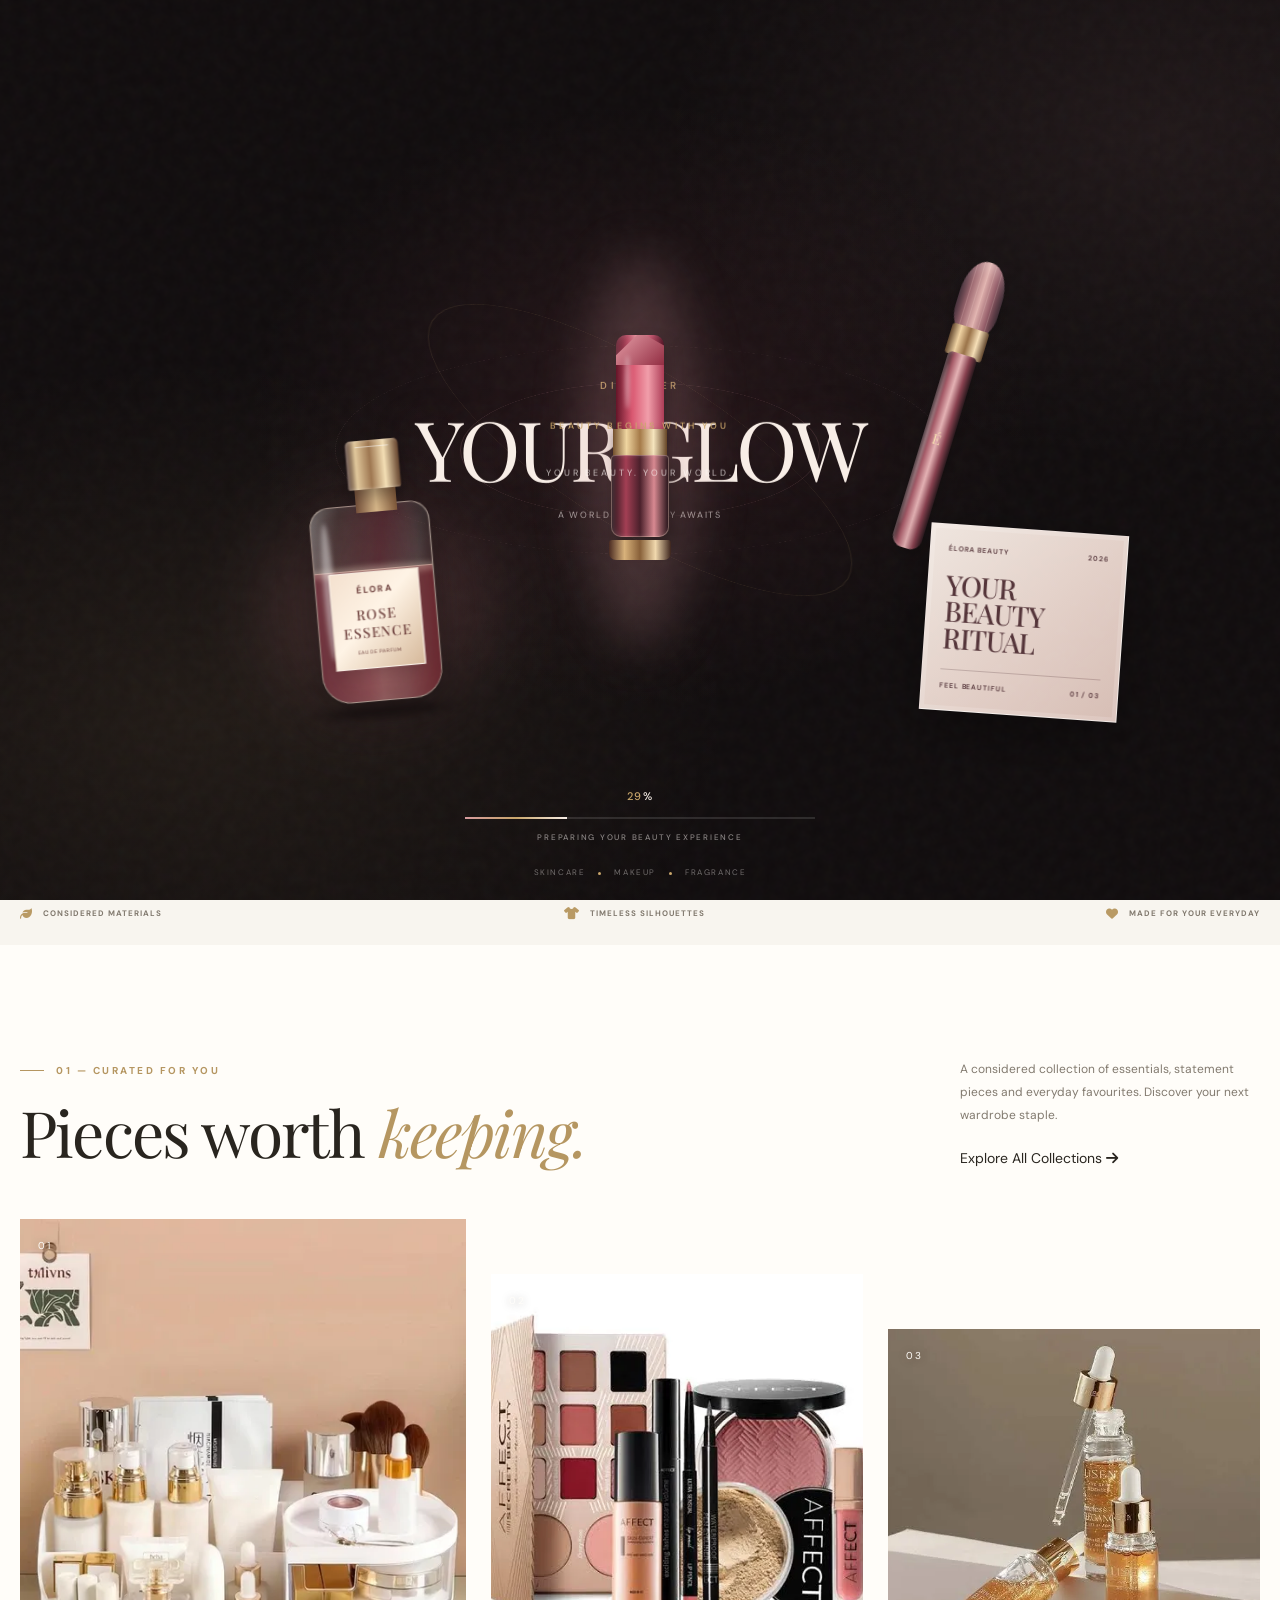
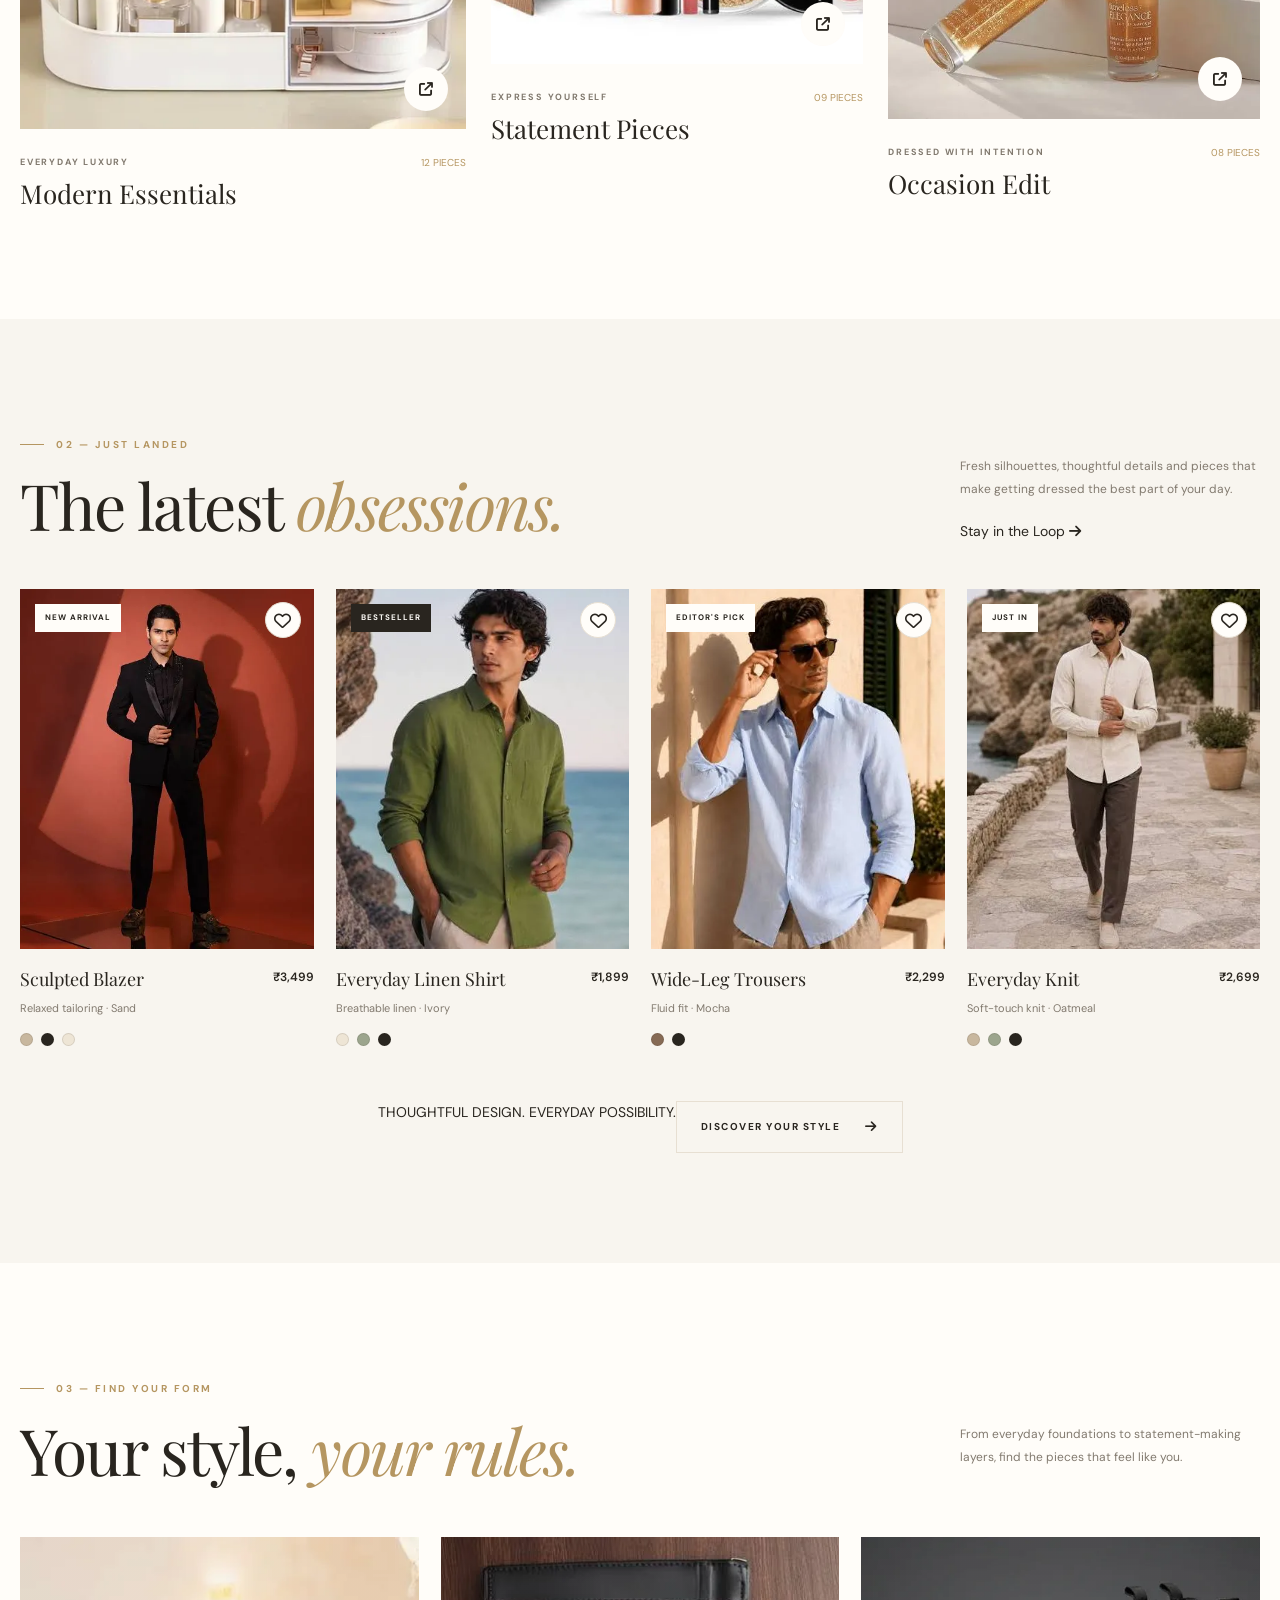
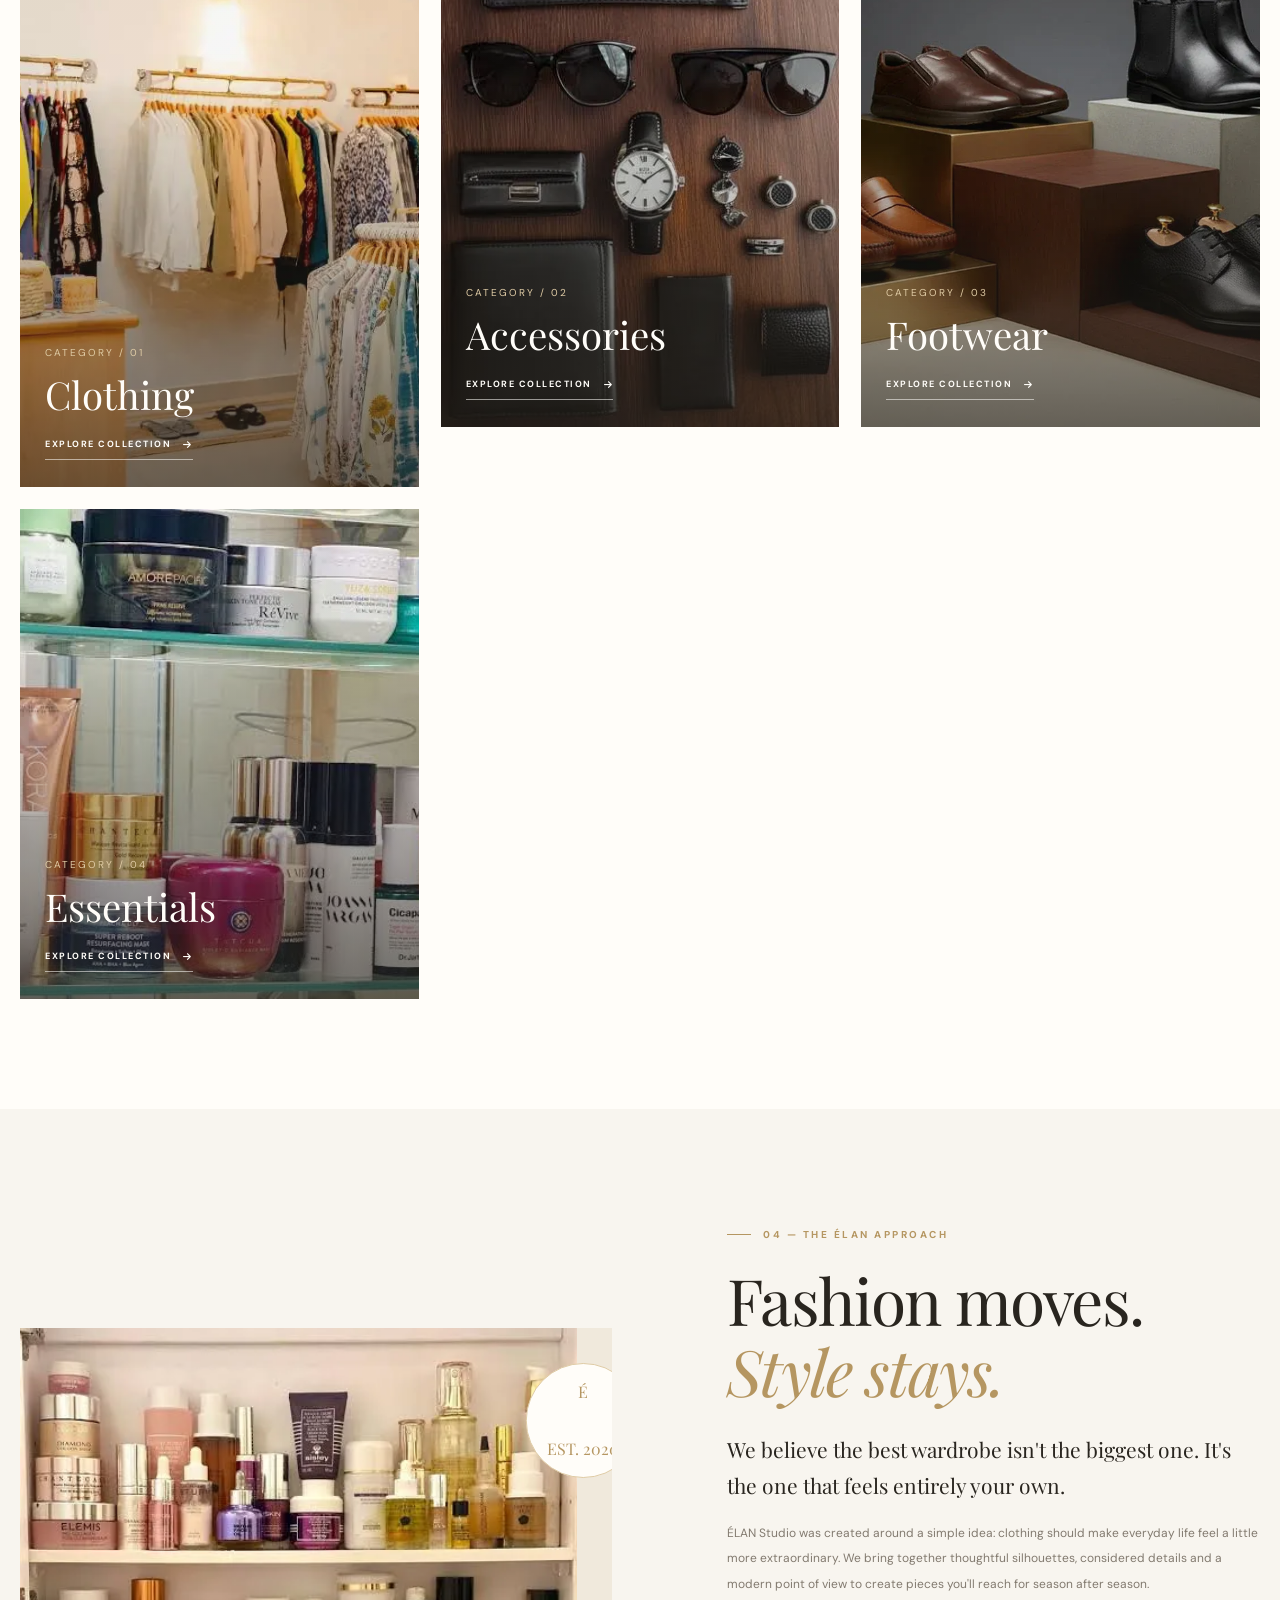
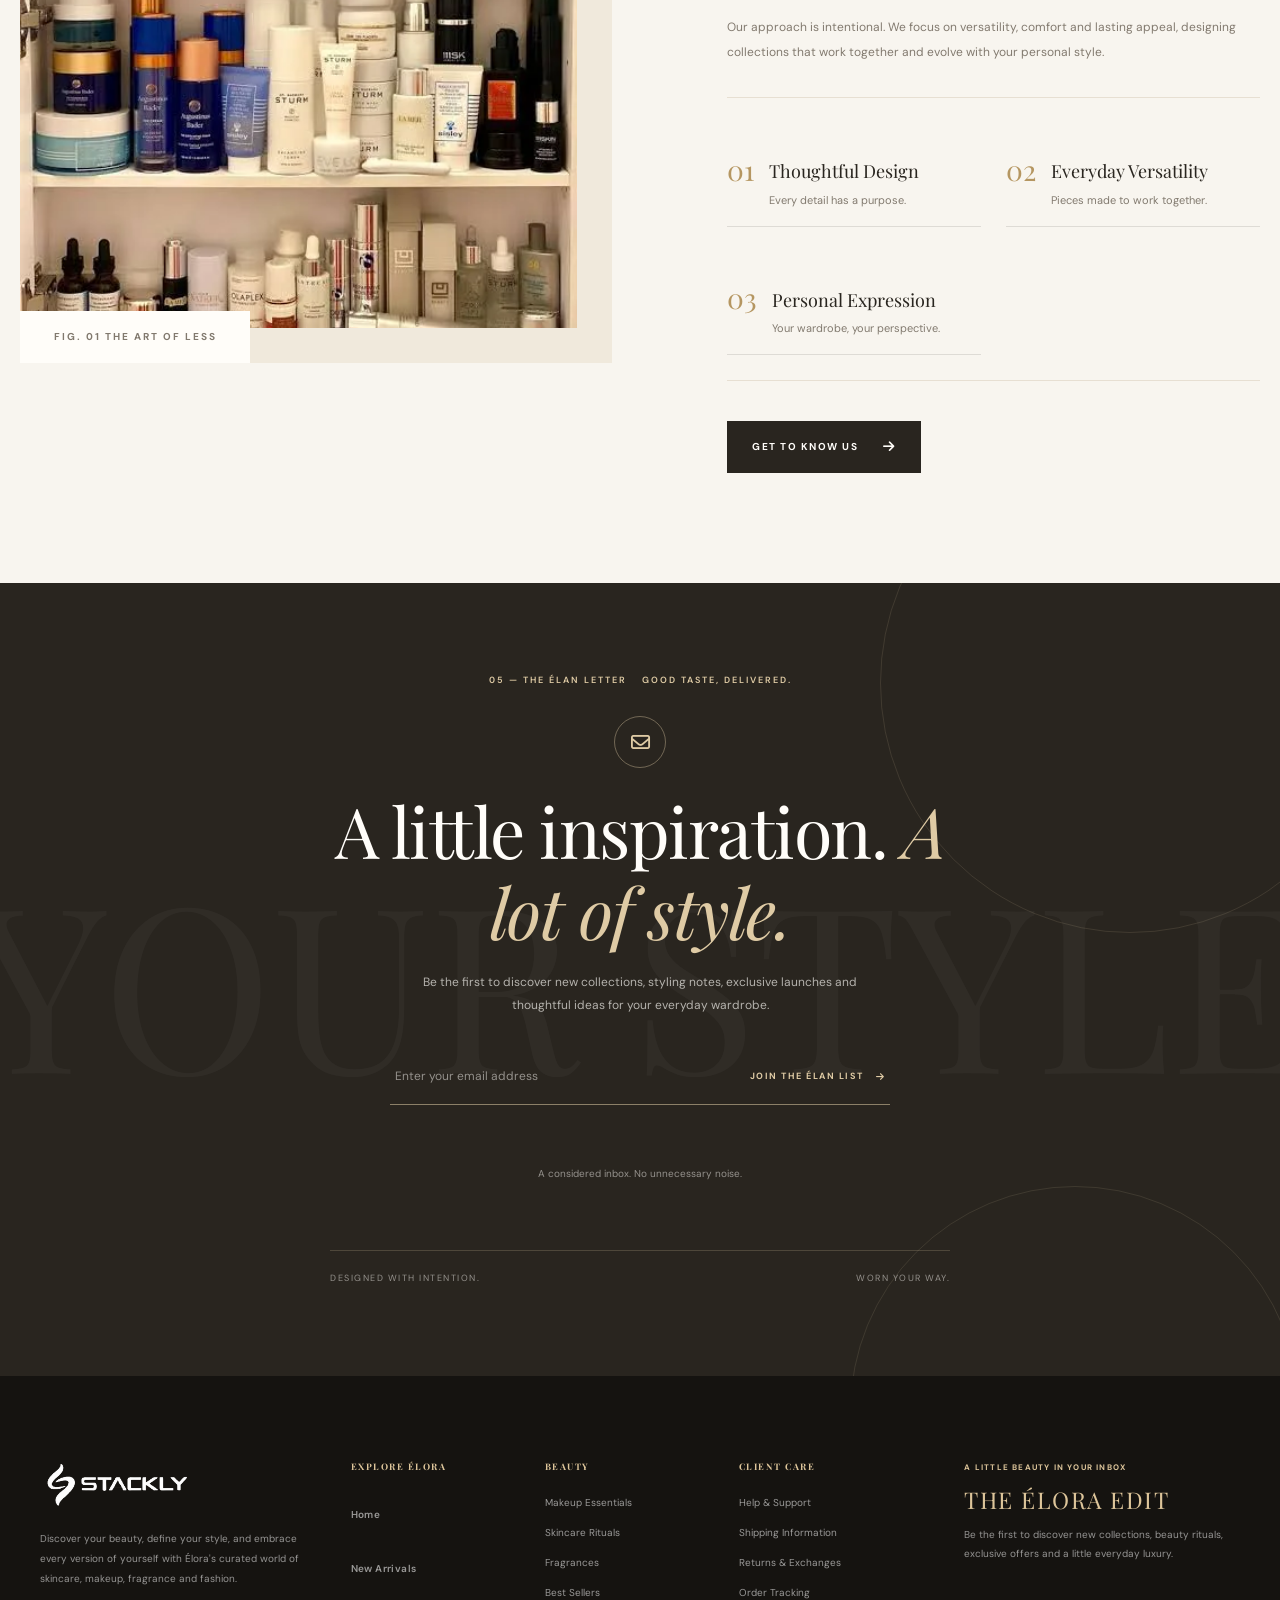
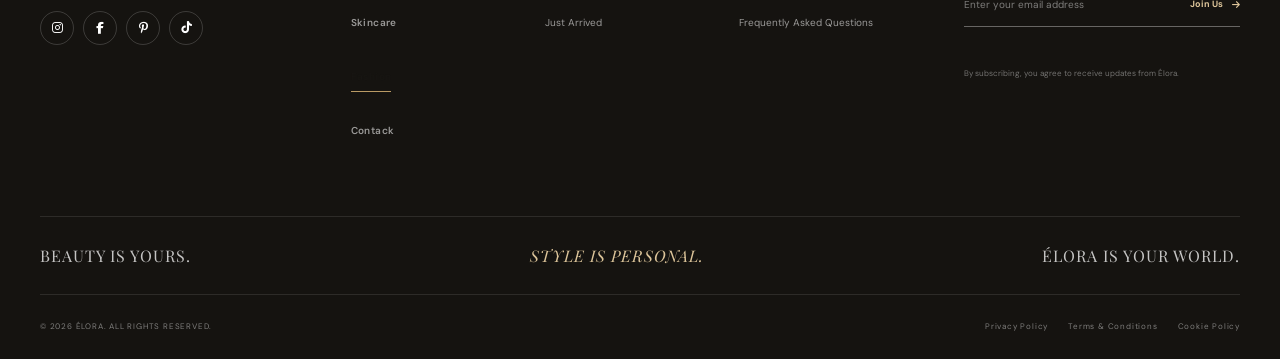
<file: fashion.html>
<!DOCTYPE html>
<html lang="en">

<head>
    <meta charset="UTF-8">

    <meta name="viewport" content="width=device-width, initial-scale=1.0">

    <meta name="description"
        content="Discover contemporary fashion, timeless silhouettes and elevated essentials at ÉLAN Studio.">

    <title> Fashion</title>

    <!-- GOOGLE FONTS -->
    <link rel="preconnect" href="https://fonts.googleapis.com">
    <link rel="preconnect" href="https://fonts.gstatic.com" crossorigin>

    <link
        href="https://fonts.googleapis.com/css2?family=DM+Sans:wght@400;500;600;700&family=Playfair+Display:wght@400;500;600;700&display=swap"
        rel="stylesheet">

    <!-- FONT AWESOME -->
    <link rel="stylesheet" href="https://cdnjs.cloudflare.com/ajax/libs/font-awesome/6.7.2/css/all.min.css">

    <!-- CSS FILES -->
    <link rel="stylesheet" href="css/style.css">
    <link rel="stylesheet" href="css/fashion.css">
    <link rel="stylesheet" href="css/responsive.css">

</head>


<body id="top">







    <!-- =========================================================
     ÉLORA — CINEMATIC LUXURY BEAUTY PRELOADER
     PERFUME → MAKEUP BRUSH → LIPSTICK → BRAND REVEAL
========================================================= -->

    <div class="preloader" id="preloader">


        <!-- BACKGROUND TEXTURE -->
        <div class="preloader-noise"></div>

        <div class="preloader-inner">




            <!-- =============================================
         CINEMATIC BEAUTY STAGE
    ============================================== -->

            <div class="preloader-stage" id="preloaderStage">


                <!-- LUXURY BACKGROUND ORBITS -->

                <div class="beauty-orbit beauty-orbit-one"></div>

                <div class="beauty-orbit beauty-orbit-two"></div>

                <div class="beauty-orbit beauty-orbit-three"></div>


                <!-- FLOATING BEAUTY PARTICLES -->

                <div class="beauty-particles">

                    <span></span>
                    <span></span>
                    <span></span>
                    <span></span>
                    <span></span>
                    <span></span>
                    <span></span>
                    <span></span>
                    <span></span>
                    <span></span>

                </div>


                <!-- =========================================
             LEFT — PERFUME BOTTLE
        ========================================== -->

                <div class="preloader-perfume">

                    <div class="perfume-shadow"></div>

                    <div class="perfume-glow"></div>

                    <div class="perfume-cap">

                        <span></span>

                    </div>

                    <div class="perfume-neck"></div>

                    <div class="perfume-bottle">

                        <div class="perfume-glass-highlight"></div>

                        <div class="perfume-liquid"></div>

                        <div class="perfume-label">

                            <small>ÉLORA</small>

                            <strong>
                                ROSE
                                <br>
                                ESSENCE
                            </strong>

                            <span>EAU DE PARFUM</span>

                        </div>

                    </div>

                </div>


                <!-- =========================================
             RIGHT — MAKEUP BRUSH
        ========================================== -->

                <div class="preloader-makeup-brush">

                    <div class="brush-bristles">

                        <span></span>
                        <span></span>
                        <span></span>
                        <span></span>
                        <span></span>

                    </div>

                    <div class="brush-ferrule"></div>

                    <div class="brush-handle">

                        <span>É</span>

                    </div>

                    <div class="brush-highlight"></div>

                </div>


                <!-- =========================================
             CENTER — BEAUTY TEXT
        ========================================== -->

                <div class="preloader-beat-text">

                    <span>
                        DISCOVER
                    </span>

                    <strong>
                        YOUR GLOW
                    </strong>

                    <small>
                        A WORLD OF BEAUTY AWAITS
                    </small>

                </div>


                <!-- =========================================
             GOLDEN REVEAL FLASH
        ========================================== -->

                <div class="beauty-reveal-flash"></div>


                <!-- =========================================
             LIPSTICK
        ========================================== -->

                <div class="preloader-lipstick">

                    <div class="lipstick-glow"></div>

                    <div class="lipstick-bullet">

                        <div class="lipstick-tip"></div>

                        <div class="lipstick-color"></div>

                        <div class="lipstick-shine"></div>

                    </div>

                    <div class="lipstick-neck"></div>

                    <div class="lipstick-body">



                    </div>

                    <div class="lipstick-base"></div>

                </div>


                <!-- =========================================
             BEAUTY SOUND WAVES / LIGHT RINGS
        ========================================== -->

                <div class="beauty-wave beauty-wave-one"></div>

                <div class="beauty-wave beauty-wave-two"></div>

                <div class="beauty-wave beauty-wave-three"></div>


                <!-- =========================================
             FLOATING LUXURY BEAUTY CARD
        ========================================== -->

                <div class="preloader-beauty-card">

                    <div class="beauty-card-top">

                        <span>ÉLORA BEAUTY</span>

                        <span>2026</span>

                    </div>

                    <div class="beauty-card-title">

                        YOUR
                        <br>
                        BEAUTY
                        <br>
                        RITUAL

                    </div>

                    <div class="beauty-card-line"></div>

                    <div class="beauty-card-bottom">

                        <span>FEEL BEAUTIFUL</span>

                        <span>01 / 03</span>

                    </div>

                </div>


                <!-- =========================================
             FINAL BRAND REVEAL
        ========================================== -->

                <div class="preloader-final-brand">

                    <span class="final-brand-eyebrow">
                        BEAUTY BEGINS WITH YOU
                    </span>


                    <small>
                        YOUR BEAUTY. YOUR WORLD.
                    </small>

                </div>


                <!-- =========================================
             FINAL GLOW TRANSITION
        ========================================== -->

                <div class="preloader-final-glow"></div>


            </div>


            <!-- =============================================
         LOADER STATUS
    ============================================== -->

            <div class="loader-status">

                <div class="loader-progress">

                    <strong>
                        <span id="loaderPercent">0</span>%
                    </strong>

                </div>

                <div class="loader-progress-track">

                    <span id="loaderProgressBar"></span>

                </div>

                <span class="loader-status-text">
                    PREPARING YOUR BEAUTY EXPERIENCE
                </span>

            </div>


            <!-- BOTTOM BRAND MESSAGE -->

            <div class="preloader-bottom">

                <span>SKINCARE</span>

                <i></i>

                <span>MAKEUP</span>

                <i></i>

                <span>FRAGRANCE</span>

            </div>

        </div>


    </div>



    <!-- =====================================================
         02. HEADER
    ====================================================== -->

    <header class="site-header" id="siteHeader">

        <div class="header-container">

            <!-- ÉLORA BRAND LOGO -->
            <a href="index.html" class="brand-logo" aria-label="Élora Home">

                <img src="assets/logo2.webp" alt="Élora Beauty & Beyond" class="logo-image">

            </a>



            <!-- DESKTOP NAVIGATION -->

            <nav class="main-navigation" aria-label="Main navigation">

                <a href="index.html" class="nav-link ">Home</a>

                <a href="new-arrival.html" class="nav-link">New Arrivals</a>

                <a href="skincare.html" class="nav-link">Skincare</a>

                <a href="fashion.html" class="nav-link active">Fashion</a>

                <a href="contact.html" class="nav-link">Contact</a>

            </nav>





            <button type="button" class="login-button" id="loginModalOpen" aria-haspopup="dialog"
                aria-controls="loginModal">
                <i class="fa-regular fa-user"></i>
                <span>Login</span>
            </button>



            <!-- HEADER ACTIONS -->

            <div class="header-actions">

                <button class="icon-button search-trigger" aria-label="Search products" type="button">

                    <i class="fa-solid fa-magnifying-glass"></i>

                </button>

                <button class="icon-button account-trigger" aria-label="Open login" type="button" data-open-login>

                    <i class="fa-regular fa-user"></i>

                </button>

                <a href="#beauty-edit" class="icon-button wishlist-trigger" aria-label="Explore beauty edit">

                    <i class="fa-regular fa-heart"></i>

                </a>

                <a href="#best-sellers" class="icon-button shopping-bag" aria-label="Shop best sellers">

                    <i class="fa-solid fa-bag-shopping"></i>

                    <span class="bag-count">0</span>

                </a>


                <!-- MOBILE MENU BUTTON -->

                <button class="mobile-menu-toggle" id="mobileMenuToggle" type="button" aria-label="Open navigation menu"
                    aria-expanded="false" aria-controls="mobileDrawer">

                    <span></span>
                    <span></span>

                </button>

            </div>

        </div>

    </header>



    <!-- =====================================================
         MOBILE DRAWER
    ====================================================== -->

    <div class="mobile-overlay" id="mobileOverlay"></div>


    <aside class="mobile-drawer" id="mobileDrawer" aria-label="Mobile navigation" aria-hidden="true">

        <div class="drawer-header">

            <a href="index.html" class="brand-logo">

                <span class="logo-symbol">É</span>

                <span class="logo-text">
                    <strong>ÉLORA</strong>
                    <small>BEAUTY & BEYOND</small>
                </span>

            </a>

            <button class="drawer-close" id="drawerClose" type="button" aria-label="Close navigation">

                <i class="fa-solid fa-xmark"></i>

            </button>

        </div>


        <div class="drawer-content">

            <span class="drawer-label">DISCOVER ÉLORA</span>

            <nav class="drawer-navigation">

                <a href="index.html">
                    <span>01</span> Home
                    <i class="fa-solid fa-arrow-right"></i>
                </a>

                <a href="new-arrival.html">
                    <span>02</span> New Arrivals
                    <i class="fa-solid fa-arrow-right"></i>
                </a>

                <a href="skincare.html">
                    <span>03</span> Skincare
                    <i class="fa-solid fa-arrow-right"></i>
                </a>

                <a href="fashion.html" class="active">
                    <span>04</span> Fashion
                    <i class="fa-solid fa-arrow-right"></i>
                </a>

                <a href="contact.html">
                    <span>05</span> Contact
                    <i class="fa-solid fa-arrow-right"></i>
                </a>

            </nav>


            <div class="drawer-promo">

                <span>YOUR BEAUTY RITUAL</span>

                <h3>Everyday beauty.<br>Extraordinary you.</h3>

                <a href="#beauty-edit">
                    Discover the edit
                    <i class="fa-solid fa-arrow-right"></i>
                </a>

            </div>


            <button class="drawer-login" type="button" data-open-login>

                <i class="fa-regular fa-user"></i>

                LOGIN

            </button>

        </div>







        <!-- CONTACT DETAILS -->
        <div class="drawer-contact">

            <span class="drawer-contact-heading">GET IN TOUCH</span>

            <!-- LOCATION -->
            <a href="https://www.google.com/maps/search/?api=1&query=Chennai%2C+Tamil+Nadu" target="_blank"
                rel="noopener noreferrer" class="drawer-contact-item">

                <span class="drawer-contact-icon">
                    <i class="fa-solid fa-location-dot"></i>
                </span>

                <span class="drawer-contact-text">
                    <small>VISIT OUR WORLD</small>
                    <strong>Chennai, Tamil Nadu, India</strong>
                </span>

                <i class="fa-solid fa-arrow-up-right-from-square contact-arrow"></i>

            </a>

            <!-- PHONE NUMBER -->
            <a href="tel:+919876543210" class="drawer-contact-item">

                <span class="drawer-contact-icon">
                    <i class="fa-solid fa-phone"></i>
                </span>

                <span class="drawer-contact-text">
                    <small>CALL OUR TEAM</small>
                    <strong>+91 98765 43210</strong>
                </span>

                <i class="fa-solid fa-arrow-up-right-from-square contact-arrow"></i>

            </a>

            <!-- EMAIL -->
            <a href="mailto:hello@elora.com" class="drawer-contact-item">

                <span class="drawer-contact-icon">
                    <i class="fa-regular fa-envelope"></i>
                </span>

                <span class="drawer-contact-text">
                    <small>SAY HELLO</small>
                    <strong>hello@elora.com</strong>
                </span>

                <i class="fa-solid fa-arrow-up-right-from-square contact-arrow"></i>

            </a>

        </div>



        <div class="drawer-footer">

            <span>FOLLOW OUR WORLD</span>

            <div class="drawer-socials">

                <a href="https://www.instagram.com/" aria-label="Instagram">

                    <i class="fa-brands fa-instagram"></i>

                </a>

                <a href="https://www.pinterest.com/" aria-label="Pinterest">

                    <i class="fa-brands fa-pinterest-p"></i>

                </a>

                <a href="https://www.tiktok.com/" aria-label="TikTok">

                    <i class="fa-brands fa-tiktok"></i>

                </a>

            </div>

        </div>

    </aside>


    <main>


        <!-- ==================================================
             SECTION 01 — HERO
             THREE CENTER PNG MODELS
        =================================================== -->

        <section class="hero-section" id="home">

            <div class="hero-background-text" aria-hidden="true">
                ÉLAN
            </div>


            <div class="hero-topline container">

                <span>THE ART OF EVERYDAY DRESSING</span>

                <span>COLLECTION Nº 08 — 2026</span>

            </div>


            <div class="hero-layout container">


                <!-- LEFT CONTENT -->

                <div class="hero-content">

                    <span class="eyebrow">

                        <span class="eyebrow-line"></span>

                        THE NEW WARDROBE

                    </span>


                    <h1>

                        Wear your

                        <span>own story.</span>

                    </h1>


                    <p class="hero-description">

                        Thoughtfully designed pieces.
                        Effortless silhouettes.
                        A wardrobe that feels unmistakably you.

                    </p>


                    <div class="hero-buttons">

                        <a href="404.html" class="button button-dark">

                            Explore Collection

                            <i class="fa-solid fa-arrow-right"></i>

                        </a>


                        <a href="404.html" class="text-link">

                            Our Philosophy

                            <i class="fa-solid fa-arrow-up-right-from-square"></i>

                        </a>

                    </div>


                    <div class="hero-note">

                        <span class="hero-note-number">01</span>

                        <span>
                            Designed with intention.
                            <br>
                            Made to be lived in.
                        </span>

                    </div>

                </div>



                <!-- CENTER: THREE MODEL PNG IMAGES -->

                <div class="hero-model-stage" id="heroModelStage" aria-label="Featured fashion collection">

                    <div class="hero-model-decoration decoration-one"></div>

                    <div class="hero-model-decoration decoration-two"></div>


                    <!-- MODEL IMAGE 01 -->

                    <div class="hero-model-slide active" data-slide="0">

                        <div class="model-image-wrap model-one">

                            <img src="assets/f1.webp"
                                alt="Model wearing the ÉLAN Studio signature collection" class="hero-model-image"
                                fetchpriority="high">

                        </div>

                        <span class="model-caption">
                            THE SIGNATURE EDIT
                        </span>

                    </div>


                    <!-- MODEL IMAGE 02 -->

                    <div class="hero-model-slide" data-slide="1">

                        <div class="model-image-wrap model-two">

                            <img src="assets/f2.webp"
                                alt="Model showcasing contemporary seasonal fashion" class="hero-model-image"
                                loading="eager">

                        </div>

                        <span class="model-caption">
                            THE MODERN CLASSICS
                        </span>

                    </div>


                    <!-- MODEL IMAGE 03 -->

                    <div class="hero-model-slide" data-slide="2">

                        <div class="model-image-wrap model-three">

                            <img src="assets/f3.webp"
                                alt="Model presenting the latest ÉLAN Studio outfit" class="hero-model-image"
                                loading="eager">

                        </div>

                        <span class="model-caption">
                            THE NEW EXPRESSION
                        </span>

                    </div>


                    <!-- DECORATIVE LABEL -->

                    <div class="hero-floating-label">

                        <span>EST.</span>

                        <strong>2020</strong>

                        <span>CHENNAI · EVERYWHERE</span>

                    </div>


                    <!-- MODEL SLIDER CONTROLS -->

                    <div class="hero-slider-controls">

                        <button type="button" class="hero-slider-arrow hero-prev" aria-label="Previous fashion model">

                            <i class="fa-solid fa-arrow-left"></i>

                        </button>


                        <div class="hero-slider-dots" role="group" aria-label="Choose featured model">

                            <button type="button" class="hero-dot active" data-slide-to="0" aria-label="Show model one"
                                aria-pressed="true"></button>

                            <button type="button" class="hero-dot" data-slide-to="1" aria-label="Show model two"
                                aria-pressed="false"></button>

                            <button type="button" class="hero-dot" data-slide-to="2" aria-label="Show model three"
                                aria-pressed="false"></button>

                        </div>


                        <button type="button" class="hero-slider-arrow hero-next" aria-label="Next fashion model">

                            <i class="fa-solid fa-arrow-right"></i>

                        </button>

                    </div>

                </div>



                <!-- RIGHT CONTENT -->

                <div class="hero-side-content">

                    <div class="hero-season">

                        <span class="season-number">08 / 26</span>

                        <span class="season-line"></span>

                        <span>NEW SEASON</span>

                    </div>


                    <div class="hero-side-message">

                        <span class="side-message-index">A NOTE ON STYLE</span>

                        <p>
                            Less noise.
                            <br>
                            More <em>meaning.</em>
                        </p>

                    </div>


                    <a href="404.html" class="hero-scroll-link">

                        <span>SCROLL TO DISCOVER</span>

                        <span class="scroll-line"></span>

                    </a>

                </div>

            </div>


            <!-- HERO BOTTOM STRIP -->

            <div class="hero-bottom container">

                <div class="hero-bottom-item">

                    <i class="fa-solid fa-leaf"></i>

                    <span>CONSIDERED MATERIALS</span>

                </div>


                <div class="hero-bottom-item">

                    <i class="fa-solid fa-shirt"></i>

                    <span>TIMELESS SILHOUETTES</span>

                </div>


                <div class="hero-bottom-item">

                    <i class="fa-solid fa-heart"></i>

                    <span>MADE FOR YOUR EVERYDAY</span>

                </div>

            </div>

        </section>



        <!-- ==================================================
             SECTION 02 — FEATURED COLLECTIONS
        =================================================== -->

        <section class="collections-section section-padding" id="collections">

            <div class="container">


                <div class="section-heading">

                    <div class="section-heading-left">

                        <span class="section-kicker">
                            01 — CURATED FOR YOU
                        </span>

                        <h2>
                            Pieces worth
                            <em>keeping.</em>
                        </h2>

                    </div>


                    <div class="section-heading-right">

                        <p>

                            A considered collection of essentials,
                            statement pieces and everyday favourites.
                            Discover your next wardrobe staple.

                        </p>


                        <a href="404.html" class="underlined-link">

                            Explore All Collections

                            <i class="fa-solid fa-arrow-right"></i>

                        </a>

                    </div>

                </div>



                <div class="collection-grid">


                    <!-- COLLECTION 01 -->

                    <article class="collection-card collection-card-large">

                        <a href="404.html" class="collection-image-link" aria-label="Explore modern essentials">

                            <img src="assets/f4.webp"
                                alt="Neutral-toned modern everyday fashion collection" loading="lazy">

                            <span class="collection-image-number">
                                01
                            </span>


                            <span class="collection-arrow">

                                <i class="fa-solid fa-arrow-up-right-from-square"></i>

                            </span>

                        </a>


                        <div class="collection-card-info">

                            <div>

                                <span class="collection-category">
                                    EVERYDAY LUXURY
                                </span>

                                <h3>Modern Essentials</h3>

                            </div>

                            <span class="collection-count">
                                12 PIECES
                            </span>

                        </div>

                    </article>



                    <!-- COLLECTION 02 -->

                    <article class="collection-card">

                        <a href="404.html" class="collection-image-link" aria-label="Explore statement pieces">

                            <img src="assets/f5.webp"
                                alt="Contemporary statement fashion pieces" loading="lazy">

                            <span class="collection-image-number">
                                02
                            </span>


                            <span class="collection-arrow">

                                <i class="fa-solid fa-arrow-up-right-from-square"></i>

                            </span>

                        </a>


                        <div class="collection-card-info">

                            <div>

                                <span class="collection-category">
                                    EXPRESS YOURSELF
                                </span>

                                <h3>Statement Pieces</h3>

                            </div>

                            <span class="collection-count">
                                09 PIECES
                            </span>

                        </div>

                    </article>



                    <!-- COLLECTION 03 -->

                    <article class="collection-card">

                        <a href="404.html" class="collection-image-link" aria-label="Explore refined occasionwear">

                            <img src="assets/f6.webp"
                                alt="Refined contemporary occasionwear collection" loading="lazy">

                            <span class="collection-image-number">
                                03
                            </span>


                            <span class="collection-arrow">

                                <i class="fa-solid fa-arrow-up-right-from-square"></i>

                            </span>

                        </a>


                        <div class="collection-card-info">

                            <div>

                                <span class="collection-category">
                                    DRESSED WITH INTENTION
                                </span>

                                <h3>Occasion Edit</h3>

                            </div>

                            <span class="collection-count">
                                08 PIECES
                            </span>

                        </div>

                    </article>

                </div>

            </div>

        </section>



        <!-- ==================================================
             SECTION 03 — NEW ARRIVALS
        =================================================== -->

        <section class="new-arrivals-section section-padding" id="new-arrivals">

            <div class="container">


                <div class="section-heading arrivals-heading">

                    <div class="section-heading-left">

                        <span class="section-kicker">
                            02 — JUST LANDED
                        </span>

                        <h2>
                            The latest
                            <em>obsessions.</em>
                        </h2>

                    </div>


                    <div class="section-heading-right">

                        <p>

                            Fresh silhouettes, thoughtful details
                            and pieces that make getting dressed
                            the best part of your day.

                        </p>


                        <a href="404.html" class="underlined-link">

                            Stay in the Loop

                            <i class="fa-solid fa-arrow-right"></i>

                        </a>

                    </div>

                </div>



                <div class="product-grid">


                    <!-- PRODUCT 01 -->

                    <article class="product-card">

                        <div class="product-image-wrap">

                            <a href="404.html" class="product-image-link" aria-label="Discover the sculpted blazer">

                                <img src="assets/f7.webp" alt="Tailored neutral sculpted blazer"
                                    loading="lazy">

                            </a>


                            <span class="product-badge">
                                NEW ARRIVAL
                            </span>


                            <button type="button" class="wishlist-button" aria-label="Add sculpted blazer to wishlist"
                                aria-pressed="false">

                                <i class="fa-regular fa-heart"></i>

                            </button>


                            <button type="button" class="quick-add" data-product="Sculpted Blazer">

                                <span>Quick Add</span>

                                <i class="fa-solid fa-plus"></i>

                            </button>

                        </div>


                        <div class="product-info">

                            <div class="product-title-row">

                                <h3>Sculpted Blazer</h3>

                                <span class="product-price">₹3,499</span>

                            </div>


                            <p class="product-description">
                                Relaxed tailoring · Sand
                            </p>


                            <div class="product-swatches">

                                <span class="swatch swatch-sand" aria-label="Sand"></span>

                                <span class="swatch swatch-black" aria-label="Black"></span>

                                <span class="swatch swatch-cream" aria-label="Cream"></span>

                            </div>

                        </div>

                    </article>



                    <!-- PRODUCT 02 -->

                    <article class="product-card">

                        <div class="product-image-wrap">

                            <a href="404.html" class="product-image-link"
                                aria-label="Discover the everyday linen shirt">

                                <img src="assets/f8.webp" alt="Relaxed fit everyday linen shirt"
                                    loading="lazy">

                            </a>


                            <span class="product-badge product-badge-dark">
                                BESTSELLER
                            </span>


                            <button type="button" class="wishlist-button" aria-label="Add linen shirt to wishlist"
                                aria-pressed="false">

                                <i class="fa-regular fa-heart"></i>

                            </button>


                            <button type="button" class="quick-add" data-product="Everyday Linen Shirt">

                                <span>Quick Add</span>

                                <i class="fa-solid fa-plus"></i>

                            </button>

                        </div>


                        <div class="product-info">

                            <div class="product-title-row">

                                <h3>Everyday Linen Shirt</h3>

                                <span class="product-price">₹1,899</span>

                            </div>


                            <p class="product-description">
                                Breathable linen · Ivory
                            </p>


                            <div class="product-swatches">

                                <span class="swatch swatch-cream" aria-label="Ivory"></span>

                                <span class="swatch swatch-sage" aria-label="Sage"></span>

                                <span class="swatch swatch-black" aria-label="Black"></span>

                            </div>

                        </div>

                    </article>



                    <!-- PRODUCT 03 -->

                    <article class="product-card">

                        <div class="product-image-wrap">

                            <a href="404.html" class="product-image-link"
                                aria-label="Discover the tailored wide-leg trousers">

                                <img src="assets/f9.webp"
                                    alt="Tailored wide-leg trousers in a neutral tone" loading="lazy">

                            </a>


                            <span class="product-badge">
                                EDITOR'S PICK
                            </span>


                            <button type="button" class="wishlist-button" aria-label="Add wide-leg trousers to wishlist"
                                aria-pressed="false">

                                <i class="fa-regular fa-heart"></i>

                            </button>


                            <button type="button" class="quick-add" data-product="Wide-Leg Trousers">

                                <span>Quick Add</span>

                                <i class="fa-solid fa-plus"></i>

                            </button>

                        </div>


                        <div class="product-info">

                            <div class="product-title-row">

                                <h3>Wide-Leg Trousers</h3>

                                <span class="product-price">₹2,299</span>

                            </div>


                            <p class="product-description">
                                Fluid fit · Mocha
                            </p>


                            <div class="product-swatches">

                                <span class="swatch swatch-mocha" aria-label="Mocha"></span>

                                <span class="swatch swatch-black" aria-label="Black"></span>

                            </div>

                        </div>

                    </article>



                    <!-- PRODUCT 04 -->

                    <article class="product-card">

                        <div class="product-image-wrap">

                            <a href="404.html" class="product-image-link" aria-label="Discover the everyday knit">

                                <img src="assets/f10.webp"
                                    alt="Minimal soft knitwear designed for everyday styling" loading="lazy">

                            </a>


                            <span class="product-badge">
                                JUST IN
                            </span>


                            <button type="button" class="wishlist-button" aria-label="Add everyday knit to wishlist"
                                aria-pressed="false">

                                <i class="fa-regular fa-heart"></i>

                            </button>


                            <button type="button" class="quick-add" data-product="Everyday Knit">

                                <span>Quick Add</span>

                                <i class="fa-solid fa-plus"></i>

                            </button>

                        </div>


                        <div class="product-info">

                            <div class="product-title-row">

                                <h3>Everyday Knit</h3>

                                <span class="product-price">₹2,699</span>

                            </div>


                            <p class="product-description">
                                Soft-touch knit · Oatmeal
                            </p>


                            <div class="product-swatches">

                                <span class="swatch swatch-sand" aria-label="Oatmeal"></span>

                                <span class="swatch swatch-sage" aria-label="Sage"></span>

                                <span class="swatch swatch-black" aria-label="Black"></span>

                            </div>

                        </div>

                    </article>

                </div>



                <div class="arrivals-bottom">

                    <span>
                        THOUGHTFUL DESIGN. EVERYDAY POSSIBILITY.
                    </span>


                    <a href="404.html" class="button button-outline">

                        Discover Your Style

                        <i class="fa-solid fa-arrow-right"></i>

                    </a>

                </div>

            </div>

        </section>



        <!-- ==================================================
             SECTION 04 — SHOP BY CATEGORY
        =================================================== -->

        <section class="categories-section section-padding" id="categories">

            <div class="container">


                <div class="section-heading">

                    <div class="section-heading-left">

                        <span class="section-kicker">
                            03 — FIND YOUR FORM
                        </span>

                        <h2>
                            Your style,
                            <em>your rules.</em>
                        </h2>

                    </div>


                    <div class="section-heading-right">

                        <p>

                            From everyday foundations to
                            statement-making layers, find the
                            pieces that feel like you.

                        </p>

                    </div>

                </div>



                <div class="category-grid">


                    <!-- CATEGORY 01 -->

                    <a href="404.html" class="category-card category-card-tall">

                        <img src="assets/f11.webp" alt="Contemporary clothing collection"
                            loading="lazy">


                        <span class="category-overlay"></span>


                        <div class="category-card-content">

                            <span class="category-index">
                                CATEGORY / 01
                            </span>

                            <h3>Clothing</h3>

                            <span class="category-explore">

                                Explore Collection

                                <i class="fa-solid fa-arrow-right"></i>

                            </span>

                        </div>

                    </a>



                    <!-- CATEGORY 02 -->

                    <a href="404.html" class="category-card">

                        <img src="assets/f12.webp" alt="Minimal fashion accessories"
                            loading="lazy">


                        <span class="category-overlay"></span>


                        <div class="category-card-content">

                            <span class="category-index">
                                CATEGORY / 02
                            </span>

                            <h3>Accessories</h3>

                            <span class="category-explore">

                                Explore Collection

                                <i class="fa-solid fa-arrow-right"></i>

                            </span>

                        </div>

                    </a>



                    <!-- CATEGORY 03 -->

                    <a href="404.html" class="category-card">

                        <img src="assets/f13.webp" alt="Modern everyday footwear collection"
                            loading="lazy">


                        <span class="category-overlay"></span>


                        <div class="category-card-content">

                            <span class="category-index">
                                CATEGORY / 03
                            </span>

                            <h3>Footwear</h3>

                            <span class="category-explore">

                                Explore Collection

                                <i class="fa-solid fa-arrow-right"></i>

                            </span>

                        </div>

                    </a>



                    <!-- CATEGORY 04 -->

                    <a href="404.html" class="category-card">

                        <img src="assets/f14.webp"
                            alt="Essential wardrobe pieces in neutral shades" loading="lazy">


                        <span class="category-overlay"></span>


                        <div class="category-card-content">

                            <span class="category-index">
                                CATEGORY / 04
                            </span>

                            <h3>Essentials</h3>

                            <span class="category-explore">

                                Explore Collection

                                <i class="fa-solid fa-arrow-right"></i>

                            </span>

                        </div>

                    </a>

                </div>

            </div>

        </section>



        <!-- ==================================================
             SECTION 05 — BRAND STORY / EDITORIAL
        =================================================== -->

        <section class="story-section section-padding" id="our-story">

            <div class="container story-layout">


                <!-- EDITORIAL IMAGE -->

                <div class="story-visual">

                    <div class="story-image-main">

                        <img src="assets/f15.webp"
                            alt="ÉLAN Studio editorial featuring timeless contemporary fashion" loading="lazy">

                    </div>


                    <div class="story-image-caption">

                        <span>FIG. 01</span>

                        <span>THE ART OF LESS</span>

                    </div>


                    <div class="story-stamp">

                        <span>É</span>

                        <span>EST. 2020</span>

                    </div>

                </div>



                <!-- STORY CONTENT -->

                <div class="story-content">

                    <span class="section-kicker">
                        04 — THE ÉLAN APPROACH
                    </span>


                    <h2>

                        Fashion moves.

                        <em>Style stays.</em>

                    </h2>


                    <p class="story-lead">

                        We believe the best wardrobe isn't the
                        biggest one. It's the one that feels
                        entirely your own.

                    </p>


                    <p>

                        ÉLAN Studio was created around a simple
                        idea: clothing should make everyday life
                        feel a little more extraordinary. We bring
                        together thoughtful silhouettes, considered
                        details and a modern point of view to create
                        pieces you'll reach for season after season.

                    </p>


                    <p>

                        Our approach is intentional. We focus on
                        versatility, comfort and lasting appeal,
                        designing collections that work together
                        and evolve with your personal style.

                    </p>


                    <div class="story-values">


                        <div class="story-value">

                            <span class="story-value-number">
                                01
                            </span>

                            <div>

                                <h3>Thoughtful Design</h3>

                                <p>
                                    Every detail has a purpose.
                                </p>

                            </div>

                        </div>


                        <div class="story-value">

                            <span class="story-value-number">
                                02
                            </span>

                            <div>

                                <h3>Everyday Versatility</h3>

                                <p>
                                    Pieces made to work together.
                                </p>

                            </div>

                        </div>


                        <div class="story-value">

                            <span class="story-value-number">
                                03
                            </span>

                            <div>

                                <h3>Personal Expression</h3>

                                <p>
                                    Your wardrobe, your perspective.
                                </p>

                            </div>

                        </div>


                    </div>


                    <a href="404.html" class="button button-dark">

                        Get to Know Us

                        <i class="fa-solid fa-arrow-right"></i>

                    </a>

                </div>

            </div>

        </section>



        <!-- ==================================================
             SECTION 06 — NEWSLETTER / COMMUNITY
        =================================================== -->

        <section class="newsletter-section" id="newsletter">

            <div class="newsletter-background-text" aria-hidden="true">
                YOUR STYLE
            </div>


            <div class="container newsletter-container">


                <div class="newsletter-topline">

                    <span>05 — THE ÉLAN LETTER</span>

                    <span>GOOD TASTE, DELIVERED.</span>

                </div>



                <div class="newsletter-content">

                    <span class="newsletter-icon">

                        <i class="fa-regular fa-envelope"></i>

                    </span>


                    <h2>

                        A little inspiration.

                        <em>A lot of style.</em>

                    </h2>


                    <p>

                        Be the first to discover new collections,
                        styling notes, exclusive launches and
                        thoughtful ideas for your everyday wardrobe.

                    </p>


                    <form class="newsletter-form" id="newsletterForm">

                        <label for="newsletterEmail" class="visually-hidden">
                            Your email address
                        </label>


                        <input type="email" id="newsletterEmail" name="email" placeholder="Enter your email address"
                            autocomplete="email" required>


                        <button type="submit">

                            Join the ÉLAN List

                            <i class="fa-solid fa-arrow-right"></i>

                        </button>

                    </form>


                    <p class="newsletter-message" id="newsletterMessage" role="status" aria-live="polite"></p>


                    <span class="newsletter-privacy">

                        A considered inbox. No unnecessary noise.

                    </span>

                </div>



                <div class="newsletter-bottomline">

                    <span>DESIGNED WITH INTENTION.</span>

                    <span>WORN YOUR WAY.</span>

                </div>

            </div>

        </section>


    </main>



    <!-- =========================================================
     ÉLORA — LUXURY BEAUTY & FASHION FOOTER
========================================================= -->

    <footer class="site-footer" id="contact">


        <div class="container">

            <!-- FOOTER TOP -->
            <div class="footer-main">

                <!-- BRAND -->
                <div class="footer-brand">

                    <a href="index.html" class="brand-logo footer-logo" aria-label="Élora Home">

                        <img src="assets/logo.webp" alt="Élora Beauty Logo">

                    </a>

                    <p>
                        Discover your beauty, define your style, and embrace
                        every version of yourself with Élora's curated world
                        of skincare, makeup, fragrance and fashion.
                    </p>

                    <div class="footer-socials">

                        <a href="404.html" aria-label="Instagram">
                            <i class="fa-brands fa-instagram"></i>
                        </a>

                        <a href="404.html" aria-label="Facebook">
                            <i class="fa-brands fa-facebook-f"></i>
                        </a>

                        <a href="404.html" aria-label="Pinterest">
                            <i class="fa-brands fa-pinterest-p"></i>
                        </a>

                        <a href="404.html" aria-label="TikTok">
                            <i class="fa-brands fa-tiktok"></i>
                        </a>

                    </div>

                </div>


                <!-- QUICK LINKS -->
                <div class="footer-column">

                    <h4>EXPLORE ÉLORA</h4>

                    <a href="index.html" class="nav-link active">Home</a>

                    <a href="new-arrival.html" class="nav-link">New Arrivals</a>

                    <a href="skincare.html" class="nav-link">Skincare</a>

                    <a href="fashion.html" class="nav-link">Fashion</a>

                    <a href="contact.html" class="nav-link">Contack</a>

                </div>


                <!-- BEAUTY -->
                <div class="footer-column">

                    <h4>BEAUTY</h4>

                    <a href="index.html#makeup">Makeup Essentials</a>

                    <a href="index.html#skincare">Skincare Rituals</a>

                    <a href="index.html#fragrance">Fragrances</a>

                    <a href="index.html#bestsellers">Best Sellers</a>

                    <a href="index.html#new-arrivals">Just Arrived</a>

                </div>


                <!-- CUSTOMER CARE -->
                <div class="footer-column">

                    <h4>CLIENT CARE</h4>

                    <a href="404.html">Help & Support</a>

                    <a href="404.html">Shipping Information</a>

                    <a href="404.html">Returns & Exchanges</a>

                    <a href="404.html">Order Tracking</a>

                    <a href="404.html">Frequently Asked Questions</a>

                </div>


                <!-- NEWSLETTER -->
                <div class="footer-newsletter">

                    <span class="footer-eyebrow">
                        A LITTLE BEAUTY IN YOUR INBOX
                    </span>

                    <h4>THE ÉLORA EDIT</h4>

                    <p>
                        Be the first to discover new collections, beauty
                        rituals, exclusive offers and a little everyday luxury.
                    </p>

                    <form id="newsletterForm">

                        <div class="newsletter-input">

                            <input type="email" id="newsletterEmail" placeholder="Enter your email address"
                                aria-label="Email address" autocomplete="email" required>

                            <button type="submit" aria-label="Subscribe">

                                <span>Join Us</span>

                                <i class="fa-solid fa-arrow-right"></i>

                            </button>

                        </div>

                        <small id="newsletterMessage" aria-live="polite"></small>

                    </form>

                    <p class="newsletter-note">
                        By subscribing, you agree to receive updates from Élora.
                    </p>

                </div>

            </div>


            <!-- FOOTER BRAND MESSAGE -->
            <div class="footer-brand-message">

                <span>BEAUTY IS YOURS.</span>

                <span>STYLE IS PERSONAL.</span>

                <span>ÉLORA IS YOUR WORLD.</span>

            </div>


            <!-- FOOTER BOTTOM -->
            <div class="footer-bottom">

                <span>
                    © 2026 ÉLORA. ALL RIGHTS RESERVED.
                </span>

                <div>

                    <a href="404.html">Privacy Policy</a>

                    <a href="404.html">Terms & Conditions</a>

                    <a href="404.html">Cookie Policy</a>

                </div>

            </div>

        </div>


    </footer>

    <!-- =========================================================
     ÉLORA — LUXURY LOGIN MODAL
========================================================= -->

    <div class="modal-overlay" id="loginModal" aria-hidden="true">

        <div class="login-modal" role="dialog" aria-modal="true" aria-labelledby="loginTitle" tabindex="-1">

            <!-- CLOSE BUTTON -->
            <button type="button" class="modal-close" id="loginModalClose" aria-label="Close login">
                &times;
            </button>


            <!-- =================================================
         LEFT VISUAL PANEL
    ================================================== -->

            <div class="login-visual">

                <img src="assets/l.webp" alt="Élora luxury beauty and skincare collection">

                <div class="login-visual-overlay"></div>


                <div class="login-visual-content">

                    <span>THE WORLD OF ÉLORA</span>

                    <h3>
                        Your beauty.
                        <br>
                        Your rituals.
                        <br>
                        Your moment.
                    </h3>

                    <p>
                        Discover thoughtfully curated beauty essentials
                        made to celebrate the way you feel.
                    </p>


                    <div class="login-event-badge">

                        <span class="live-dot"></span>

                        <div>

                            <strong>YOUR BEAUTY JOURNEY</strong>

                            <small>
                                Skincare · Makeup · Fragrance
                            </small>

                        </div>

                    </div>

                </div>


                <div class="login-visual-footer">

                    <span>DISCOVER</span>

                    <i></i>

                    <span>INDULGE</span>

                    <i></i>

                    <span>GLOW</span>

                </div>

            </div>


            <!-- =================================================
         RIGHT LOGIN PANEL
    ================================================== -->

            <div class="login-content">

                <div class="login-heading">

                    <span>WELCOME TO ÉLORA</span>

                    <h2 id="loginTitle">
                        A little more you.
                    </h2>

                    <p>
                        Sign in to explore your saved favourites, discover
                        new arrivals and enjoy your personal Élora experience.
                    </p>

                </div>


                <!-- LOGIN TABS -->
                <div class="login-tabs">

                    <button type="button" class="login-tab active" data-login-tab="user" aria-selected="true">
                        Customer Login
                    </button>

                    <button type="button" class="login-tab" data-login-tab="admin" aria-selected="false">
                        Admin Login
                    </button>

                </div>


                <!-- =================================================
             CUSTOMER LOGIN FORM
        ================================================== -->

                <form class="login-form active" id="userLoginForm" data-login-form="user">

                    <label for="userEmail">
                        Email Address
                    </label>

                    <div class="input-wrap">

                        <span class="input-icon" aria-hidden="true">
                            <i class="fa-regular fa-envelope"></i>
                        </span>

                        <input type="email" id="userEmail" name="userEmail" placeholder="you@example.com"
                            autocomplete="email" required>

                    </div>


                    <label for="userPassword">
                        Password
                    </label>

                    <div class="input-wrap">

                        <span class="input-icon" aria-hidden="true">
                            <i class="fa-solid fa-lock"></i>
                        </span>

                        <input type="password" id="userPassword" name="userPassword" placeholder="Enter your password"
                            autocomplete="current-password" minlength="8" required>

                        <button type="button" class="password-toggle" data-password-toggle="userPassword"
                            aria-label="Show password" aria-pressed="false">
                            <i class="fa-regular fa-eye"></i>
                        </button>

                    </div>


                    <div class="login-options">

                        <label class="remember-option">

                            <input type="checkbox" name="rememberUser">

                            <span>Remember me</span>

                        </label>

                        <a href="404.html">
                            Forgot password?
                        </a>

                    </div>


                    <button type="submit" class="login-submit">

                        <span>Sign In to Élora</span>

                        <span aria-hidden="true">
                            <i class="fa-solid fa-arrow-right"></i>
                        </span>

                    </button>


                    <p class="login-create">

                        New to Élora?

                        <a href="404.html">
                            Create an account
                        </a>

                    </p>

                </form>


                <!-- =================================================
             ADMIN LOGIN FORM
        ================================================== -->

                <form class="login-form" id="adminLoginForm" data-login-form="admin">

                    <label for="adminEmail">
                        Administrator Email
                    </label>

                    <div class="input-wrap">

                        <span class="input-icon" aria-hidden="true">
                            <i class="fa-regular fa-envelope"></i>
                        </span>

                        <input type="email" id="adminEmail" name="adminEmail" placeholder="admin@elora.com"
                            autocomplete="username" required>

                    </div>


                    <label for="adminPassword">
                        Administrator Password
                    </label>

                    <div class="input-wrap">

                        <span class="input-icon" aria-hidden="true">
                            <i class="fa-solid fa-shield-halved"></i>
                        </span>

                        <input type="password" id="adminPassword" name="adminPassword"
                            placeholder="Enter administrator password" autocomplete="current-password" minlength="8"
                            required>

                        <button type="button" class="password-toggle" data-password-toggle="adminPassword"
                            aria-label="Show password" aria-pressed="false">
                            <i class="fa-regular fa-eye"></i>
                        </button>

                    </div>


                    <div class="login-options">

                        <label class="remember-option">

                            <input type="checkbox" name="rememberAdmin">

                            <span>Remember me</span>

                        </label>

                        <a href="404.html">
                            Forgot password?
                        </a>

                    </div>


                    <button type="submit" class="login-submit admin-submit">

                        <span>Open Admin Panel</span>

                        <span aria-hidden="true">
                            <i class="fa-solid fa-arrow-right"></i>
                        </span>

                    </button>

                </form>


                <!-- SECURITY NOTE -->
                <div class="login-security">

                    <span class="security-icon">
                        <i class="fa-solid fa-shield-heart"></i>
                    </span>

                    <span>
                        Welcome to your Élora beauty experience.
                    </span>

                </div>

            </div>

        </div>

    </div>





    <!-- =====================================================
     SCROLL TO TOP
===================================================== -->

    <button class="scroll-top" id="scrollTop" type="button" aria-label="Scroll to top">

        <i class="fa-solid fa-arrow-up"></i>

    </button>




    <!-- ==================================================
         JAVASCRIPT: CONNECT NEXT
    =================================================== -->

    <script src="js/main.js"></script>


</body>

</html>
</file>
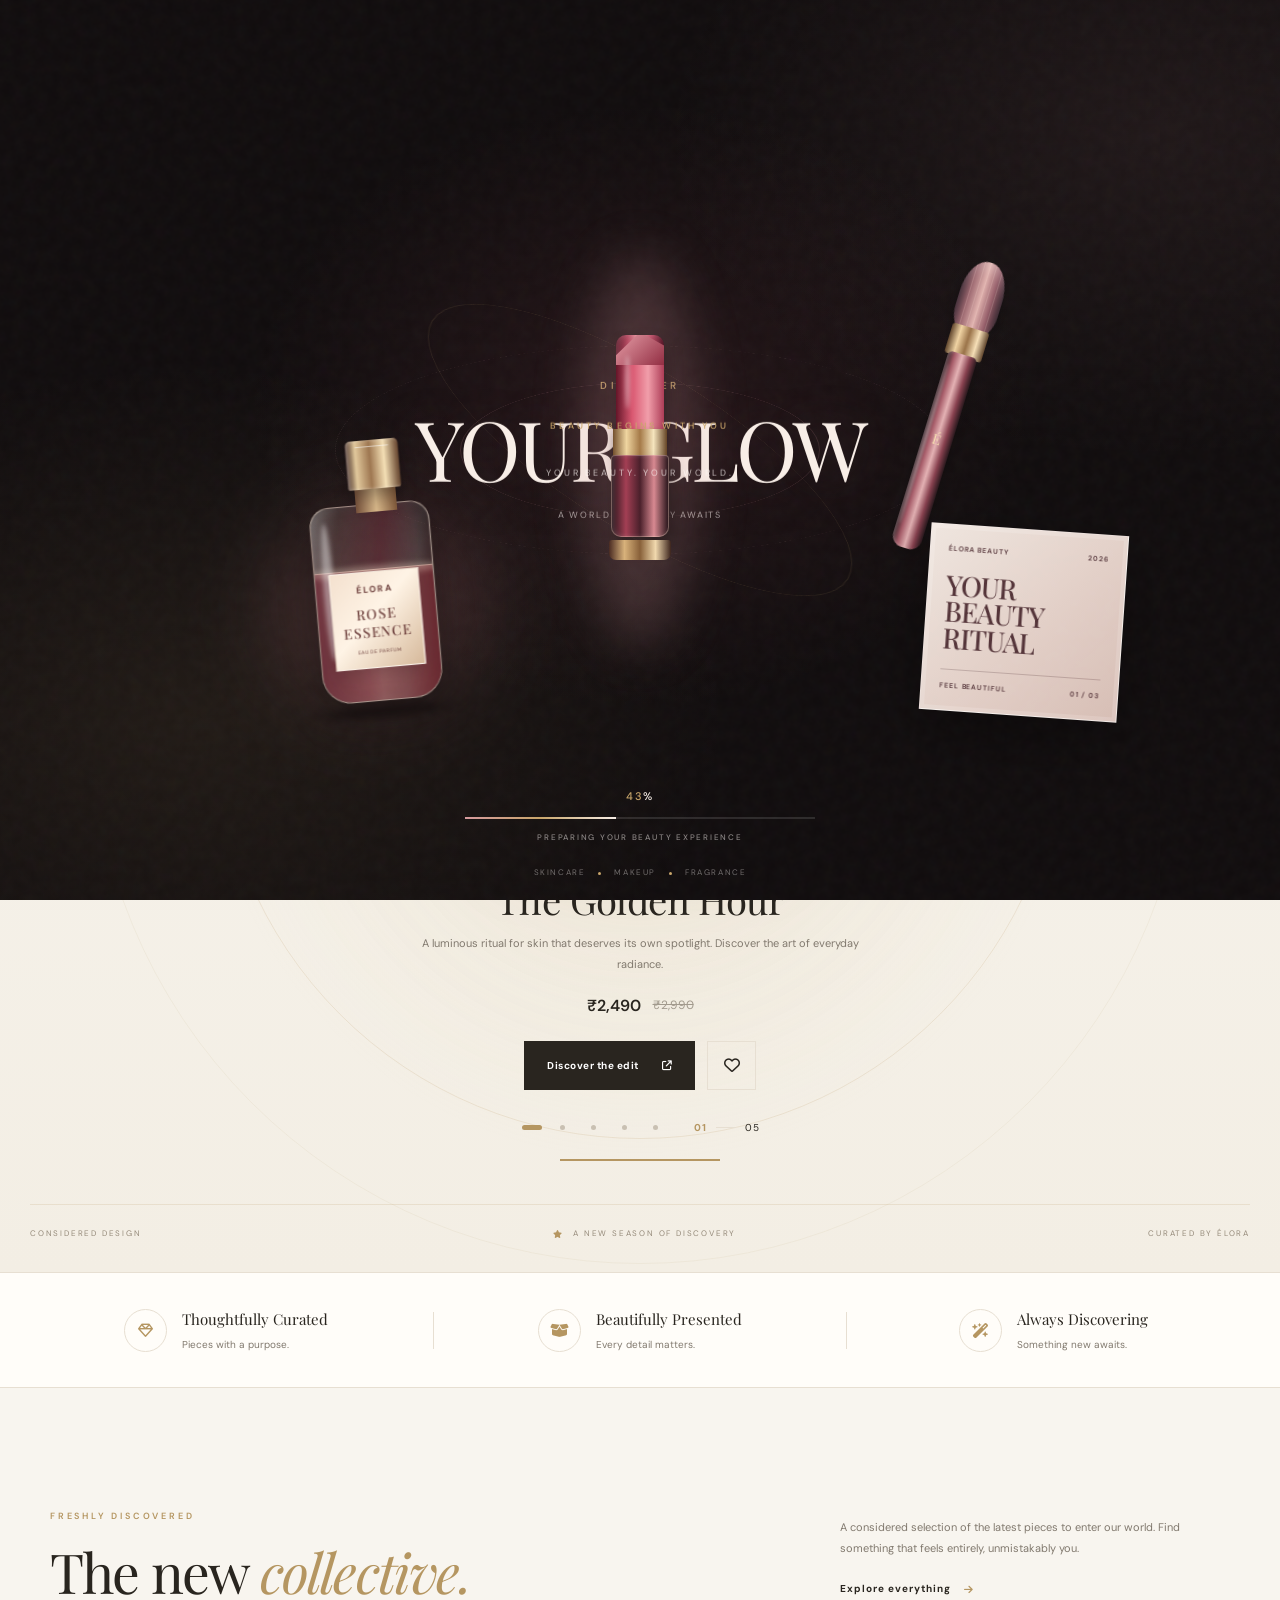
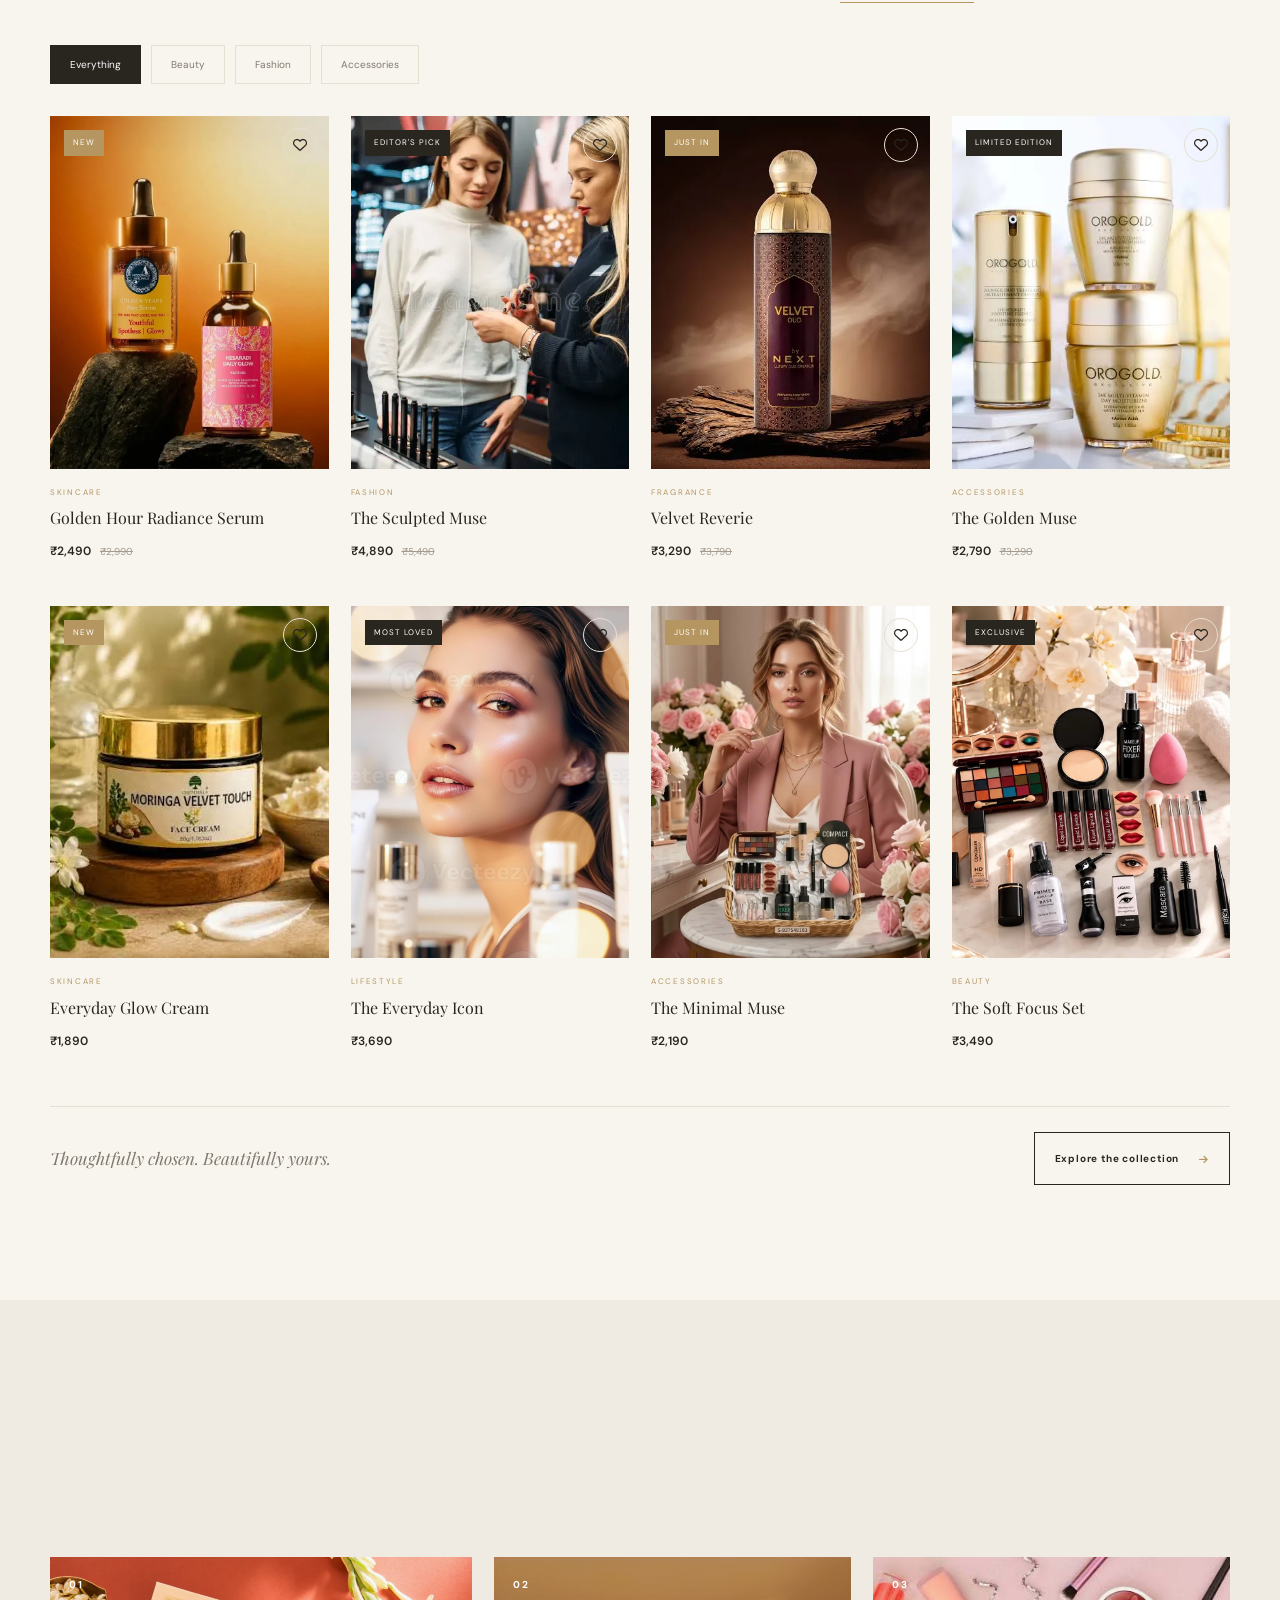
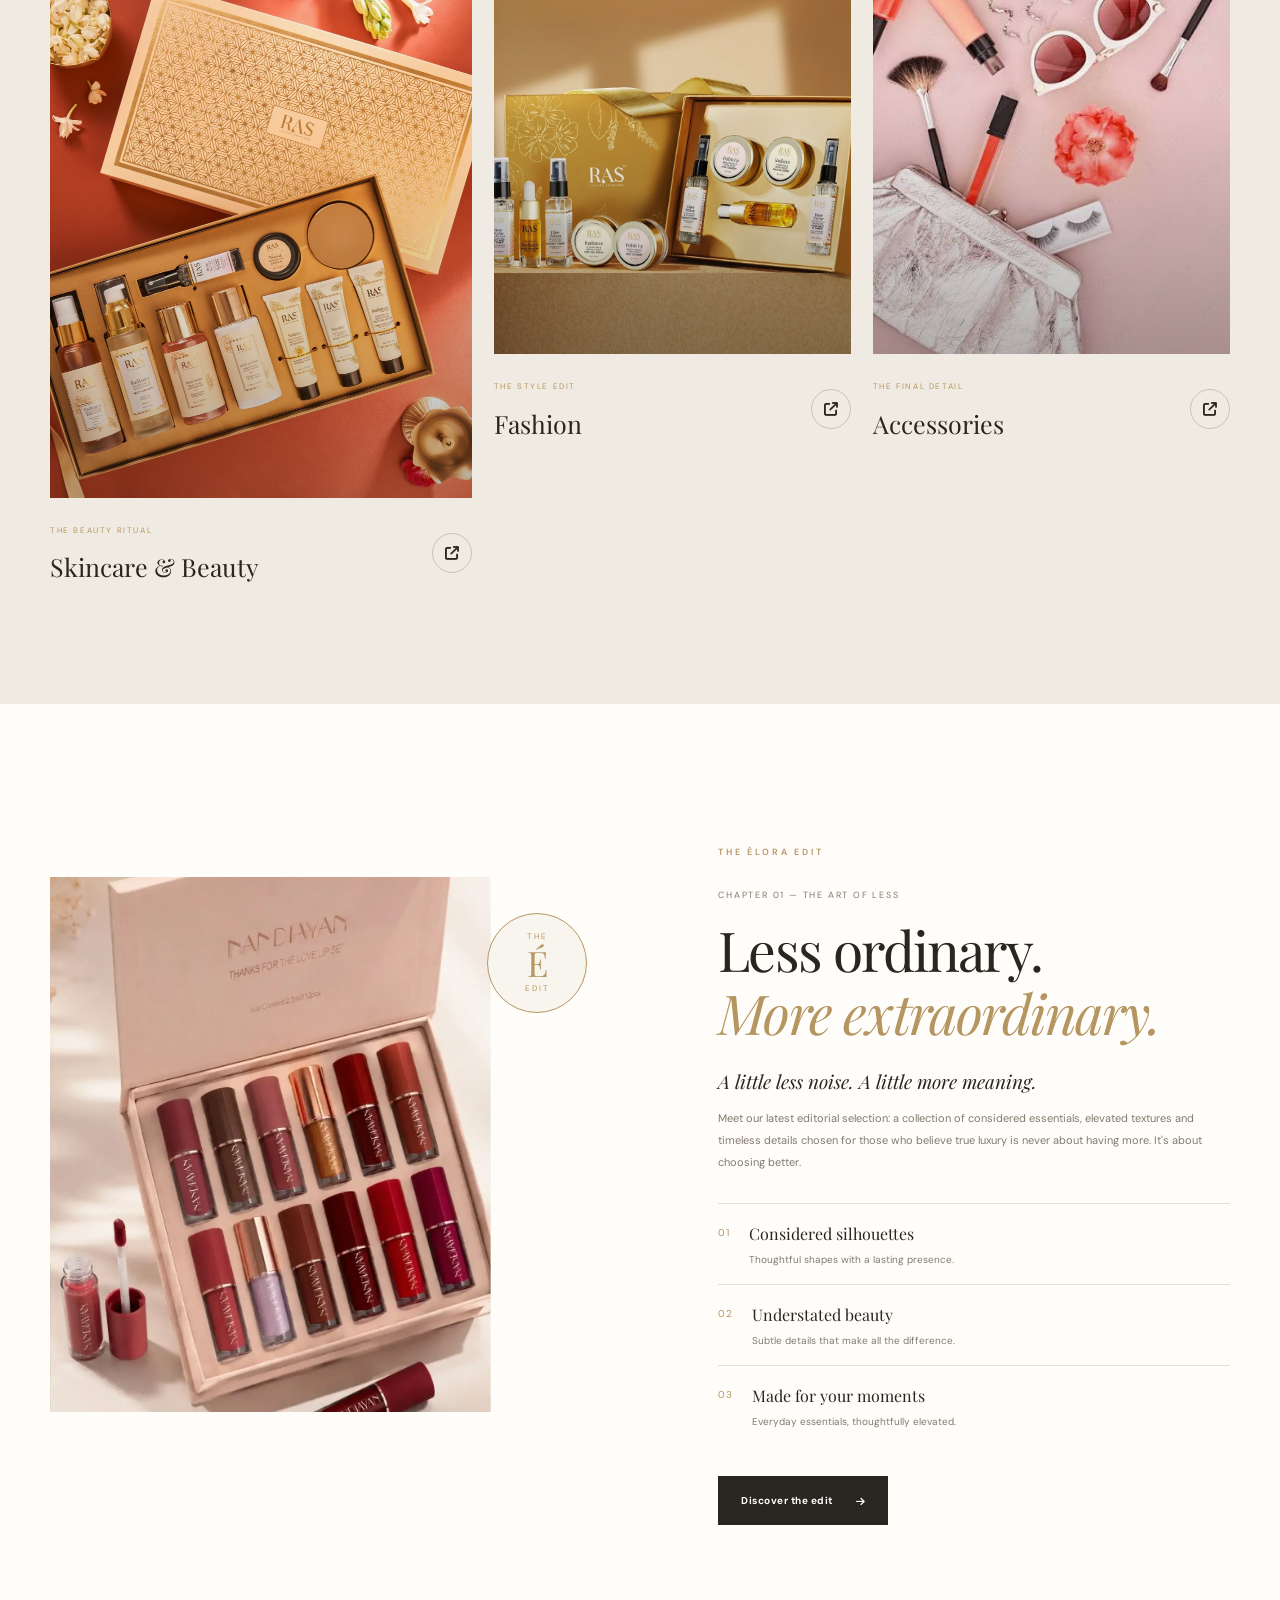
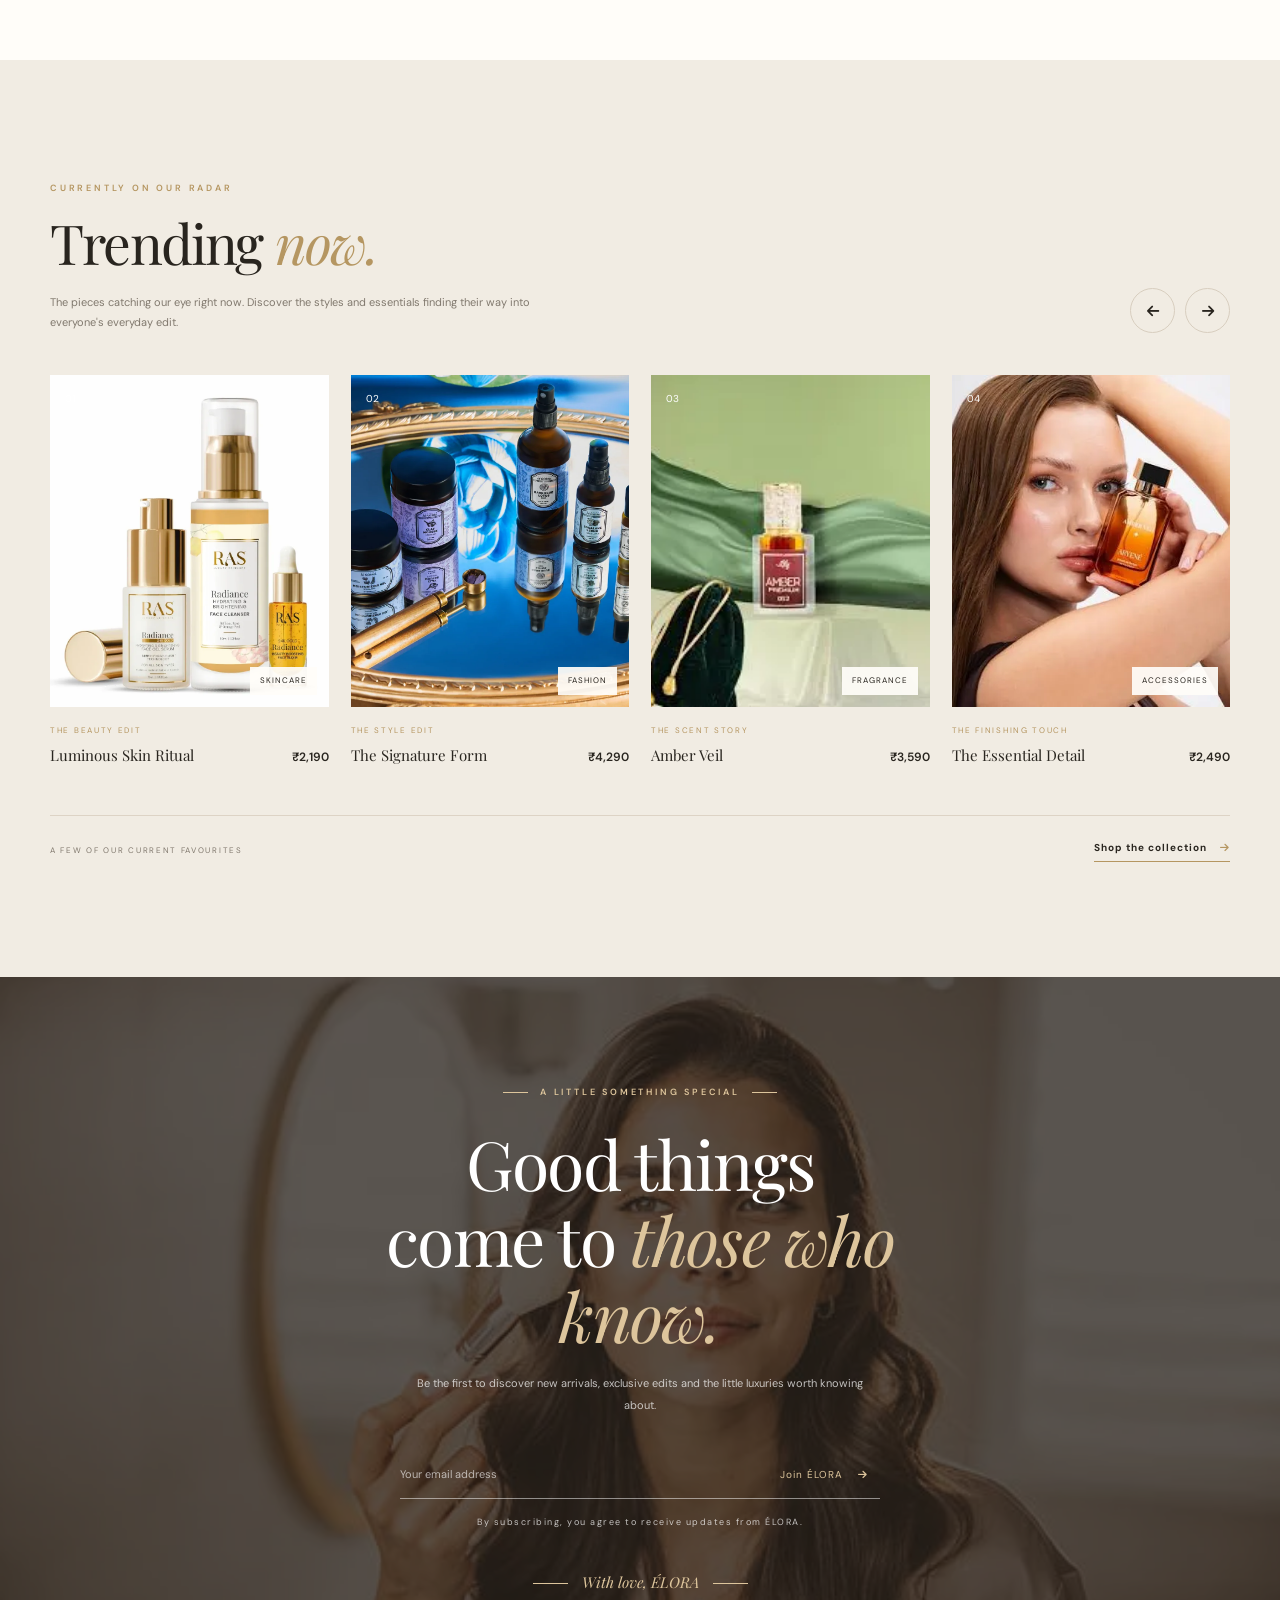
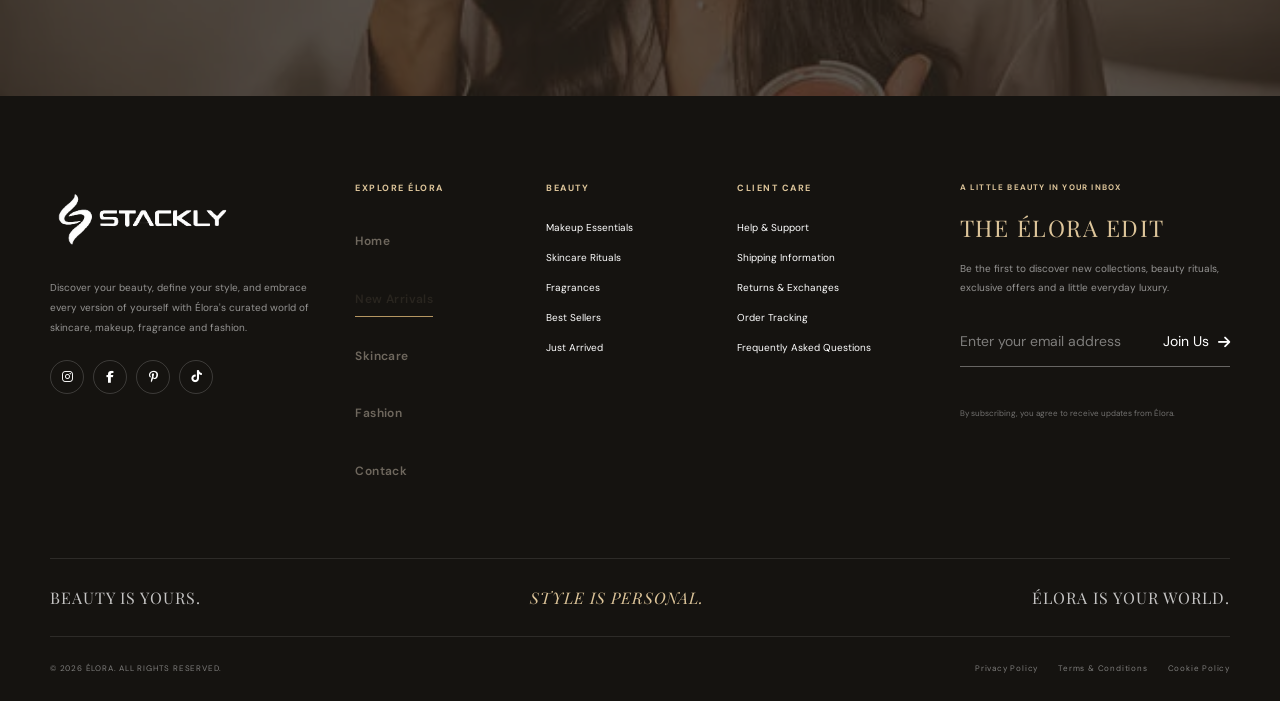
<file: new-arrival.html>
<!DOCTYPE html>
<html lang="en">

<head>

    <meta charset="UTF-8">

    <meta name="viewport"
          content="width=device-width, initial-scale=1.0">

    <meta name="theme-color" content="#f8f5ef">

    <meta name="description"
          content="Discover the latest arrivals at ÉLORA. Explore curated fashion, beauty and luxury essentials designed for modern living.">

    <title>New Arrivals </title>


    <!-- GOOGLE FONTS -->

    <link rel="preconnect" href="https://fonts.googleapis.com">

    <link rel="preconnect" href="https://fonts.gstatic.com" crossorigin>

    <link href="https://fonts.googleapis.com/css2?family=DM+Sans:wght@400;500;600;700&family=Playfair+Display:ital,wght@0,400;0,500;0,600;0,700;1,400;1,500&display=swap"
          rel="stylesheet">


    <!-- FONT AWESOME -->

    <link rel="stylesheet"
          href="https://cdnjs.cloudflare.com/ajax/libs/font-awesome/6.7.2/css/all.min.css">


    <!-- PROJECT CSS -->

    <link rel="stylesheet" href="css/style.css">
    <link rel="stylesheet" href="css/arrival.css">
    <link rel="stylesheet" href="css/responsive.css">



</head>


<body class="new-arrivals-page">


<!-- =====================================================
     SCROLL PROGRESS
===================================================== -->

<div class="scroll-progress" id="scrollProgress"></div>




    <!-- =========================================================
     ÉLORA — CINEMATIC LUXURY BEAUTY PRELOADER
     PERFUME → MAKEUP BRUSH → LIPSTICK → BRAND REVEAL
========================================================= -->

<div class="preloader" id="preloader">


<!-- BACKGROUND TEXTURE -->
<div class="preloader-noise"></div>

<div class="preloader-inner">

 


    <!-- =============================================
         CINEMATIC BEAUTY STAGE
    ============================================== -->

    <div class="preloader-stage" id="preloaderStage">


        <!-- LUXURY BACKGROUND ORBITS -->

        <div class="beauty-orbit beauty-orbit-one"></div>

        <div class="beauty-orbit beauty-orbit-two"></div>

        <div class="beauty-orbit beauty-orbit-three"></div>


        <!-- FLOATING BEAUTY PARTICLES -->

        <div class="beauty-particles">

            <span></span>
            <span></span>
            <span></span>
            <span></span>
            <span></span>
            <span></span>
            <span></span>
            <span></span>
            <span></span>
            <span></span>

        </div>


        <!-- =========================================
             LEFT — PERFUME BOTTLE
        ========================================== -->

        <div class="preloader-perfume">

            <div class="perfume-shadow"></div>

            <div class="perfume-glow"></div>

            <div class="perfume-cap">

                <span></span>

            </div>

            <div class="perfume-neck"></div>

            <div class="perfume-bottle">

                <div class="perfume-glass-highlight"></div>

                <div class="perfume-liquid"></div>

                <div class="perfume-label">

                    <small>ÉLORA</small>

                    <strong>
                        ROSE
                        <br>
                        ESSENCE
                    </strong>

                    <span>EAU DE PARFUM</span>

                </div>

            </div>

        </div>


        <!-- =========================================
             RIGHT — MAKEUP BRUSH
        ========================================== -->

        <div class="preloader-makeup-brush">

            <div class="brush-bristles">

                <span></span>
                <span></span>
                <span></span>
                <span></span>
                <span></span>

            </div>

            <div class="brush-ferrule"></div>

            <div class="brush-handle">

                <span>É</span>

            </div>

            <div class="brush-highlight"></div>

        </div>


        <!-- =========================================
             CENTER — BEAUTY TEXT
        ========================================== -->

        <div class="preloader-beat-text">

            <span>
                DISCOVER
            </span>

            <strong>
                YOUR GLOW
            </strong>

            <small>
                A WORLD OF BEAUTY AWAITS
            </small>

        </div>


        <!-- =========================================
             GOLDEN REVEAL FLASH
        ========================================== -->

        <div class="beauty-reveal-flash"></div>


        <!-- =========================================
             LIPSTICK
        ========================================== -->

        <div class="preloader-lipstick">

            <div class="lipstick-glow"></div>

            <div class="lipstick-bullet">

                <div class="lipstick-tip"></div>

                <div class="lipstick-color"></div>

                <div class="lipstick-shine"></div>

            </div>

            <div class="lipstick-neck"></div>

            <div class="lipstick-body">

             

            </div>

            <div class="lipstick-base"></div>

        </div>


        <!-- =========================================
             BEAUTY SOUND WAVES / LIGHT RINGS
        ========================================== -->

        <div class="beauty-wave beauty-wave-one"></div>

        <div class="beauty-wave beauty-wave-two"></div>

        <div class="beauty-wave beauty-wave-three"></div>


        <!-- =========================================
             FLOATING LUXURY BEAUTY CARD
        ========================================== -->

        <div class="preloader-beauty-card">

            <div class="beauty-card-top">

                <span>ÉLORA BEAUTY</span>

                <span>2026</span>

            </div>

            <div class="beauty-card-title">

                YOUR
                <br>
                BEAUTY
                <br>
                RITUAL

            </div>

            <div class="beauty-card-line"></div>

            <div class="beauty-card-bottom">

                <span>FEEL BEAUTIFUL</span>

                <span>01 / 03</span>

            </div>

        </div>


        <!-- =========================================
             FINAL BRAND REVEAL
        ========================================== -->

        <div class="preloader-final-brand">

            <span class="final-brand-eyebrow">
                BEAUTY BEGINS WITH YOU
            </span>

            

            <small>
                YOUR BEAUTY. YOUR WORLD.
            </small>

        </div>


        <!-- =========================================
             FINAL GLOW TRANSITION
        ========================================== -->

        <div class="preloader-final-glow"></div>


    </div>


    <!-- =============================================
         LOADER STATUS
    ============================================== -->

    <div class="loader-status">

        <div class="loader-progress">

            <strong>
                <span id="loaderPercent">0</span>%
            </strong>

        </div>

        <div class="loader-progress-track">

            <span id="loaderProgressBar"></span>

        </div>

        <span class="loader-status-text">
            PREPARING YOUR BEAUTY EXPERIENCE
        </span>

    </div>


    <!-- BOTTOM BRAND MESSAGE -->

    <div class="preloader-bottom">

        <span>SKINCARE</span>

        <i></i>

        <span>MAKEUP</span>

        <i></i>

        <span>FRAGRANCE</span>

    </div>

</div>


</div>



    <!-- =====================================================
         02. HEADER
    ====================================================== -->

    <header class="site-header" id="siteHeader">

        <div class="header-container">

            <!-- LOGO -->

           <!-- ÉLORA BRAND LOGO -->
<a href="index.html" class="brand-logo" aria-label="Élora Home">

    <img
        src="assets/logo2.webp"
        alt="Élora Beauty & Beyond"
        class="logo-image"
    >

</a>
 



            <!-- DESKTOP NAVIGATION -->

            <nav class="main-navigation" aria-label="Main navigation">

                <a href="index.html" class="nav-link ">Home</a>

                <a href="new-arrival.html" class="nav-link active">New Arrivals</a>

                <a href="skincare.html" class="nav-link">Skincare</a>

                <a href="fashion.html" class="nav-link">Fashion</a>

                <a href="contact.html" class="nav-link">Contact</a>

            </nav>




          
<button
    type="button"
    class="login-button"
    id="loginModalOpen"
    aria-haspopup="dialog"
    aria-controls="loginModal"
>
    <i class="fa-regular fa-user"></i>
    <span>Login</span>
</button>



            <!-- HEADER ACTIONS -->

            <div class="header-actions">

                <button class="icon-button search-trigger"
                    aria-label="Search products"
                    type="button">

                    <i class="fa-solid fa-magnifying-glass"></i>

                </button>

                <button class="icon-button account-trigger"
                    aria-label="Open login"
                    type="button"
                    data-open-login>

                    <i class="fa-regular fa-user"></i>

                </button>

                <a href="#beauty-edit"
                    class="icon-button wishlist-trigger"
                    aria-label="Explore beauty edit">

                    <i class="fa-regular fa-heart"></i>

                </a>

                <a href="#best-sellers"
                    class="icon-button shopping-bag"
                    aria-label="Shop best sellers">

                    <i class="fa-solid fa-bag-shopping"></i>

                    <span class="bag-count">0</span>

                </a>


                <!-- MOBILE MENU BUTTON -->

                <button class="mobile-menu-toggle"
                    id="mobileMenuToggle"
                    type="button"
                    aria-label="Open navigation menu"
                    aria-expanded="false"
                    aria-controls="mobileDrawer">

                    <span></span>
                    <span></span>

                </button>

            </div>

        </div>

    </header>



    <!-- =====================================================
         MOBILE DRAWER
    ====================================================== -->

    <div class="mobile-overlay" id="mobileOverlay"></div>


    <aside class="mobile-drawer"
        id="mobileDrawer"
        aria-label="Mobile navigation"
        aria-hidden="true">

        <div class="drawer-header">

            <a href="index.html" class="brand-logo">

                <span class="logo-symbol">É</span>

                <span class="logo-text">
                    <strong>ÉLORA</strong>
                    <small>BEAUTY & BEYOND</small>
                </span>

            </a>

            <button class="drawer-close"
                id="drawerClose"
                type="button"
                aria-label="Close navigation">

                <i class="fa-solid fa-xmark"></i>

            </button>

        </div>


        <div class="drawer-content">

            <span class="drawer-label">DISCOVER ÉLORA</span>

            <nav class="drawer-navigation">

                <a href="index.html">
                    <span>01</span> Home
                    <i class="fa-solid fa-arrow-right"></i>
                </a>

                <a href="new-arrival.html" class="active">
                    <span>02</span> New Arrivals
                    <i class="fa-solid fa-arrow-right"></i>
                </a>

              

                <a href="skincare.html">
                    <span>03</span> Skincare
                    <i class="fa-solid fa-arrow-right"></i>
                </a>

                <a href="fashion.html">
                    <span>04</span> Fashion
                    <i class="fa-solid fa-arrow-right"></i>
                </a>

                <a href="contact.html">
                    <span>05</span> Contact
                    <i class="fa-solid fa-arrow-right"></i>
                </a>

            </nav>


            <div class="drawer-promo">

                <span>YOUR BEAUTY RITUAL</span>

                <h3>Everyday beauty.<br>Extraordinary you.</h3>

                <a href="#beauty-edit">
                    Discover the edit
                    <i class="fa-solid fa-arrow-right"></i>
                </a>

            </div>


            <button class="drawer-login" type="button" data-open-login>

                <i class="fa-regular fa-user"></i>

                LOGIN

            </button>

        </div>






      
<!-- CONTACT DETAILS -->
<div class="drawer-contact">

    <span class="drawer-contact-heading">GET IN TOUCH</span>

    <!-- LOCATION -->
    <a href="https://www.google.com/maps/search/?api=1&query=Chennai%2C+Tamil+Nadu"
       target="_blank"
       rel="noopener noreferrer"
       class="drawer-contact-item">

        <span class="drawer-contact-icon">
            <i class="fa-solid fa-location-dot"></i>
        </span>

        <span class="drawer-contact-text">
            <small>VISIT OUR WORLD</small>
            <strong>Chennai, Tamil Nadu, India</strong>
        </span>

        <i class="fa-solid fa-arrow-up-right-from-square contact-arrow"></i>

    </a>

    <!-- PHONE NUMBER -->
    <a href="tel:+919876543210"
       class="drawer-contact-item">

        <span class="drawer-contact-icon">
            <i class="fa-solid fa-phone"></i>
        </span>

        <span class="drawer-contact-text">
            <small>CALL OUR TEAM</small>
            <strong>+91 98765 43210</strong>
        </span>

        <i class="fa-solid fa-arrow-up-right-from-square contact-arrow"></i>

    </a>

    <!-- EMAIL -->
    <a href="mailto:hello@elora.com"
       class="drawer-contact-item">

        <span class="drawer-contact-icon">
            <i class="fa-regular fa-envelope"></i>
        </span>

        <span class="drawer-contact-text">
            <small>SAY HELLO</small>
            <strong>hello@elora.com</strong>
        </span>

        <i class="fa-solid fa-arrow-up-right-from-square contact-arrow"></i>

    </a>

</div>



        <div class="drawer-footer">

            <span>FOLLOW OUR WORLD</span>

            <div class="drawer-socials">

                <a href="https://www.instagram.com/"
                    aria-label="Instagram">

                    <i class="fa-brands fa-instagram"></i>

                </a>

                <a href="https://www.pinterest.com/"
                    aria-label="Pinterest">

                    <i class="fa-brands fa-pinterest-p"></i>

                </a>

                <a href="https://www.tiktok.com/"
                    aria-label="TikTok">

                    <i class="fa-brands fa-tiktok"></i>

                </a>

            </div>

        </div>

    </aside>





<main>


<!-- =====================================================
     SECTION 01 — CINEMATIC NEW ARRIVALS HERO

     Five products.
     Center product + curved side products.
     Product content changes with each slide.
===================================================== -->

<section class="arrival-hero" id="arrivalHero">


    <!-- HERO BACKGROUND DECORATION -->

    <div class="arrival-hero-background">

        <span class="hero-orbit hero-orbit-one"></span>

        <span class="hero-orbit hero-orbit-two"></span>

        <span class="hero-glow"></span>

    </div>



    <!-- HERO INTRO -->

    <div class="arrival-hero-heading">

        <span class="eyebrow">

            <span class="eyebrow-line"></span>

            THE LATEST CHAPTER

            <span class="eyebrow-line"></span>

        </span>


        <h1>
            Just arrived.<br>
            <em>Forever desired.</em>
        </h1>


        <p>
            Discover the pieces everyone will be talking about.
            A new expression of beauty, style and everyday luxury.
        </p>

    </div>




    <!-- =================================================
         CURVED PRODUCT CAROUSEL
    ================================================== -->

    <div class="arrival-carousel" id="arrivalCarousel">


        <!-- SLIDE 01 -->

        <article class="arrival-slide is-active"
                 data-slide="0"
                 data-category="BEAUTY ESSENTIALS"
                 data-name="The Golden Hour"
                 data-description="A luminous ritual for skin that deserves its own spotlight. Discover the art of everyday radiance."
                 data-price="₹2,490"
                 data-old-price="₹2,990"
                 data-badge="JUST IN"
                 data-link="skincare.html"
                 aria-hidden="false">


            <div class="arrival-product-visual">

                <span class="product-index">01 / 05</span>


                <div class="arrival-product-halo"></div>


                <img
                    src="assets/n1.webp"
                    alt="The Golden Hour luxury skincare collection"
                    class="arrival-product-image"
                    fetchpriority="high">


                <span class="product-floating-label">
                    THE RADIANCE EDIT
                </span>

            </div>

        </article>




        <!-- SLIDE 02 -->

        <article class="arrival-slide"
                 data-slide="1"
                 data-category="MODERN FASHION"
                 data-name="The Sculpted Muse"
                 data-description="Effortless structure meets timeless femininity. An elevated wardrobe essential made for your most memorable moments."
                 data-price="₹4,890"
                 data-old-price="₹5,490"
                 data-badge="NEW SEASON"
                 data-link="fashion.html"
                 aria-hidden="true">


            <div class="arrival-product-visual">

                <span class="product-index">02 / 05</span>

                <div class="arrival-product-halo"></div>


                <img
                    src="assets/n2.webp"
                    alt="The Sculpted Muse contemporary fashion piece"
                    class="arrival-product-image"
                    loading="lazy">


                <span class="product-floating-label">
                    THE MODERN MUSE
                </span>

            </div>

        </article>




        <!-- SLIDE 03 -->

        <article class="arrival-slide"
                 data-slide="2"
                 data-category="SIGNATURE FRAGRANCE"
                 data-name="Velvet Reverie"
                 data-description="Soft florals, warm woods and a lingering signature. A captivating fragrance created to leave a beautiful impression."
                 data-price="₹3,290"
                 data-old-price="₹3,790"
                 data-badge="BESTSELLER"
                 data-link="skincare.html"
                 aria-hidden="true">


            <div class="arrival-product-visual">

                <span class="product-index">03 / 05</span>

                <div class="arrival-product-halo"></div>


                <img
                    src="assets/n3.webp"
                    alt="Velvet Reverie signature luxury fragrance"
                    class="arrival-product-image"
                    loading="lazy">


                <span class="product-floating-label">
                    THE SCENT STORY
                </span>

            </div>

        </article>




        <!-- SLIDE 04 -->

        <article class="arrival-slide"
                 data-slide="3"
                 data-category="TIMELESS ACCESSORIES"
                 data-name="The Golden Muse"
                 data-description="A considered finishing touch with a quietly confident presence. Designed to make even the simplest look feel exceptional."
                 data-price="₹2,790"
                 data-old-price="₹3,290"
                 data-badge="LIMITED EDITION"
                 data-link="fashion.html"
                 aria-hidden="true">


            <div class="arrival-product-visual">

                <span class="product-index">04 / 05</span>

                <div class="arrival-product-halo"></div>


                <img
                    src="assets/n4.webp"
                    alt="The Golden Muse luxury fashion accessory"
                    class="arrival-product-image"
                    loading="lazy">


                <span class="product-floating-label">
                    THE FINISHING TOUCH
                </span>

            </div>

        </article>




        <!-- SLIDE 05 -->

        <article class="arrival-slide"
                 data-slide="4"
                 data-category="DAILY LUXURY"
                 data-name="The Everyday Icon"
                 data-description="Beautifully considered essentials for the moments that matter. Understated design, exceptional character and effortless versatility."
                 data-price="₹3,690"
                 data-old-price="₹4,190"
                 data-badge="NEW ARRIVAL"
                 data-link="fashion.html"
                 aria-hidden="true">


            <div class="arrival-product-visual">

                <span class="product-index">05 / 05</span>

                <div class="arrival-product-halo"></div>


                <img
                    src="assets/n5.webp"
                    alt="The Everyday Icon premium lifestyle product"
                    class="arrival-product-image"
                    loading="lazy">


                <span class="product-floating-label">
                    EVERYDAY, ELEVATED
                </span>

            </div>

        </article>




        <!-- CURVED CAROUSEL DECORATION -->

        <div class="carousel-center-orbit" aria-hidden="true"></div>


        <!-- PREVIOUS BUTTON -->

        <button type="button"
                class="arrival-arrow arrival-prev"
                id="arrivalPrev"
                aria-label="Previous product">

            <i class="fa-solid fa-arrow-left"></i>

        </button>


        <!-- NEXT BUTTON -->

        <button type="button"
                class="arrival-arrow arrival-next"
                id="arrivalNext"
                aria-label="Next product">

            <i class="fa-solid fa-arrow-right"></i>

        </button>

    </div>




    <!-- =================================================
         DYNAMIC HERO PRODUCT CONTENT
    ================================================== -->

    <div class="arrival-hero-content" id="arrivalHeroContent">


        <div class="arrival-content-top">

            <span class="arrival-category" id="arrivalCategory">
                BEAUTY ESSENTIALS
            </span>


            <span class="arrival-badge" id="arrivalBadge">
                JUST IN
            </span>

        </div>



        <h2 class="arrival-product-title" id="arrivalProductTitle">
            The Golden Hour
        </h2>



        <p class="arrival-product-description" id="arrivalDescription">

            A luminous ritual for skin that deserves its own spotlight.
            Discover the art of everyday radiance.

        </p>



        <div class="arrival-price-row">

            <span class="arrival-price" id="arrivalPrice">
                ₹2,490
            </span>


            <span class="arrival-old-price" id="arrivalOldPrice">
                ₹2,990
            </span>

        </div>



        <div class="arrival-hero-actions">

            <a href="404.html"
               class="button-primary"
               id="arrivalShopLink">

                <span>Discover the edit</span>

                <i class="fa-solid fa-arrow-up-right-from-square"></i>

            </a>


            <button type="button"
                    class="arrival-wishlist"
                    id="arrivalWishlist"
                    aria-label="Add current product to wishlist"
                    aria-pressed="false">

                <i class="fa-regular fa-heart"></i>

            </button>

        </div>




        <!-- CAROUSEL INDICATORS -->

        <div class="arrival-carousel-bottom">


            <div class="arrival-pagination"
                 role="group"
                 aria-label="Choose a featured product">


                <button type="button"
                        class="arrival-dot active"
                        data-go-slide="0"
                        aria-label="Show The Golden Hour"
                        aria-current="true">

                    <span></span>

                </button>


                <button type="button"
                        class="arrival-dot"
                        data-go-slide="1"
                        aria-label="Show The Sculpted Muse">

                    <span></span>

                </button>


                <button type="button"
                        class="arrival-dot"
                        data-go-slide="2"
                        aria-label="Show Velvet Reverie">

                    <span></span>

                </button>


                <button type="button"
                        class="arrival-dot"
                        data-go-slide="3"
                        aria-label="Show The Golden Muse">

                    <span></span>

                </button>


                <button type="button"
                        class="arrival-dot"
                        data-go-slide="4"
                        aria-label="Show The Everyday Icon">

                    <span></span>

                </button>

            </div>



            <div class="arrival-slide-counter">

                <span id="arrivalCurrentNumber">01</span>

                <span class="counter-divider"></span>

                <span>05</span>

            </div>


        </div>




        <!-- AUTOPLAY PROGRESS -->

        <div class="arrival-progress-track">

            <span id="arrivalProgress"></span>

        </div>


    </div>



    <!-- HERO FOOTER LABELS -->

    <div class="arrival-hero-footer">

        <span>CONSIDERED DESIGN</span>

        <span class="hero-footer-center">
            <i class="fa-solid fa-star"></i>
            A NEW SEASON OF DISCOVERY
        </span>

        <span>CURATED BY ÉLORA</span>

    </div>


</section>




<!-- =====================================================
     SECTION 02 — LUXURY BRAND STRIP
===================================================== -->

<section class="luxury-strip section-padding">

    <div class="container luxury-strip-inner">


        <div class="luxury-strip-item">

            <span class="luxury-strip-icon">
                <i class="fa-regular fa-gem"></i>
            </span>

            <div>

                <h3>Thoughtfully Curated</h3>

                <p>Pieces with a purpose.</p>

            </div>

        </div>



        <span class="luxury-strip-divider"></span>



        <div class="luxury-strip-item">

            <span class="luxury-strip-icon">
                <i class="fa-solid fa-box-open"></i>
            </span>

            <div>

                <h3>Beautifully Presented</h3>

                <p>Every detail matters.</p>

            </div>

        </div>



        <span class="luxury-strip-divider"></span>



        <div class="luxury-strip-item">

            <span class="luxury-strip-icon">
                <i class="fa-solid fa-wand-magic-sparkles"></i>
            </span>

            <div>

                <h3>Always Discovering</h3>

                <p>Something new awaits.</p>

            </div>

        </div>


    </div>

</section>




<!-- =====================================================
     SECTION 03 — NEW ARRIVALS PRODUCT GRID
===================================================== -->

<section class="new-collection section-padding"
         id="newCollection">


    <div class="container">


        <!-- SECTION HEADING -->

        <div class="section-heading">

            <div class="section-heading-left">

                <span class="eyebrow">
                    FRESHLY DISCOVERED
                </span>

                <h2>
                    The new <em>collective.</em>
                </h2>

            </div>


            <div class="section-heading-right">

                <p>
                    A considered selection of the latest pieces
                    to enter our world. Find something that feels
                    entirely, unmistakably you.
                </p>


                <a href="404.html" class="text-link">

                    Explore everything

                    <i class="fa-solid fa-arrow-right"></i>

                </a>

            </div>

        </div>




        <!-- PRODUCT FILTERS -->

        <div class="product-filters"
             role="group"
             aria-label="Filter new arrivals">

            <button type="button"
                    class="product-filter active"
                    data-filter="all"
                    aria-pressed="true">

                Everything

            </button>


            <button type="button"
                    class="product-filter"
                    data-filter="beauty"
                    aria-pressed="false">

                Beauty

            </button>


            <button type="button"
                    class="product-filter"
                    data-filter="fashion"
                    aria-pressed="false">

                Fashion

            </button>


            <button type="button"
                    class="product-filter"
                    data-filter="accessories"
                    aria-pressed="false">

                Accessories

            </button>

        </div>




        <!-- PRODUCT GRID -->

        <div class="product-grid arrival-product-grid">



            <!-- PRODUCT 01 -->

            <article class="product-card"
                     data-category="beauty"
                     data-product-id="elora-101">


                <a href="404.html"
                   class="product-image-link"
                   aria-label="Explore Golden Hour Radiance Serum">

                    <div class="product-image-wrap">

                        <span class="product-label">NEW</span>


                        <img
                            src="assets/n6.webp"
                            alt="Golden Hour Radiance Serum"
                            loading="lazy">


                        <span class="product-image-overlay">
                            Discover product
                            <i class="fa-solid fa-arrow-up-right-from-square"></i>
                        </span>

                    </div>

                </a>



                <div class="product-card-info">

                    <div class="product-card-heading">

                        <div>

                            <span class="product-category">
                                SKINCARE
                            </span>

                            <h3>Golden Hour Radiance Serum</h3>

                        </div>


                        <button type="button"
                                class="product-wishlist"
                                data-product="elora-101"
                                aria-label="Add Golden Hour Radiance Serum to wishlist"
                                aria-pressed="false">

                            <i class="fa-regular fa-heart"></i>

                        </button>

                    </div>



                    <div class="product-card-bottom">

                        <span class="product-price">₹2,490</span>

                        <span class="product-old-price">₹2,990</span>

                    </div>

                </div>

            </article>




            <!-- PRODUCT 02 -->

            <article class="product-card"
                     data-category="fashion"
                     data-product-id="elora-102">


                <a href="404.html"
                   class="product-image-link"
                   aria-label="Explore The Sculpted Muse">

                    <div class="product-image-wrap">

                        <span class="product-label product-label-dark">
                            EDITOR'S PICK
                        </span>


                        <img
                            src="assets/n7.webp"
                            alt="The Sculpted Muse fashion collection"
                            loading="lazy">


                        <span class="product-image-overlay">
                            Discover product
                            <i class="fa-solid fa-arrow-up-right-from-square"></i>
                        </span>

                    </div>

                </a>



                <div class="product-card-info">

                    <div class="product-card-heading">

                        <div>

                            <span class="product-category">
                                FASHION
                            </span>

                            <h3>The Sculpted Muse</h3>

                        </div>


                        <button type="button"
                                class="product-wishlist"
                                data-product="elora-102"
                                aria-label="Add The Sculpted Muse to wishlist"
                                aria-pressed="false">

                            <i class="fa-regular fa-heart"></i>

                        </button>

                    </div>



                    <div class="product-card-bottom">

                        <span class="product-price">₹4,890</span>

                        <span class="product-old-price">₹5,490</span>

                    </div>

                </div>

            </article>




            <!-- PRODUCT 03 -->

            <article class="product-card"
                     data-category="beauty"
                     data-product-id="elora-103">


                <a href="404.html"
                   class="product-image-link"
                   aria-label="Explore Velvet Reverie fragrance">

                    <div class="product-image-wrap">

                        <span class="product-label">JUST IN</span>


                        <img
                            src="assets/n8.webp"
                            alt="Velvet Reverie signature fragrance"
                            loading="lazy">


                        <span class="product-image-overlay">
                            Discover product
                            <i class="fa-solid fa-arrow-up-right-from-square"></i>
                        </span>

                    </div>

                </a>



                <div class="product-card-info">

                    <div class="product-card-heading">

                        <div>

                            <span class="product-category">
                                FRAGRANCE
                            </span>

                            <h3>Velvet Reverie</h3>

                        </div>


                        <button type="button"
                                class="product-wishlist"
                                data-product="elora-103"
                                aria-label="Add Velvet Reverie to wishlist"
                                aria-pressed="false">

                            <i class="fa-regular fa-heart"></i>

                        </button>

                    </div>



                    <div class="product-card-bottom">

                        <span class="product-price">₹3,290</span>

                        <span class="product-old-price">₹3,790</span>

                    </div>

                </div>

            </article>




            <!-- PRODUCT 04 -->

            <article class="product-card"
                     data-category="accessories"
                     data-product-id="elora-104">


                <a href="404.html"
                   class="product-image-link"
                   aria-label="Explore The Golden Muse accessories">

                    <div class="product-image-wrap">

                        <span class="product-label product-label-dark">
                            LIMITED EDITION
                        </span>


                        <img
                            src="assets/n9.webp"
                            alt="The Golden Muse luxury accessories"
                            loading="lazy">


                        <span class="product-image-overlay">
                            Discover product
                            <i class="fa-solid fa-arrow-up-right-from-square"></i>
                        </span>

                    </div>

                </a>



                <div class="product-card-info">

                    <div class="product-card-heading">

                        <div>

                            <span class="product-category">
                                ACCESSORIES
                            </span>

                            <h3>The Golden Muse</h3>

                        </div>


                        <button type="button"
                                class="product-wishlist"
                                data-product="elora-104"
                                aria-label="Add The Golden Muse to wishlist"
                                aria-pressed="false">

                            <i class="fa-regular fa-heart"></i>

                        </button>

                    </div>



                    <div class="product-card-bottom">

                        <span class="product-price">₹2,790</span>

                        <span class="product-old-price">₹3,290</span>

                    </div>

                </div>

            </article>




            <!-- PRODUCT 05 -->

            <article class="product-card"
                     data-category="beauty"
                     data-product-id="elora-105">


                <a href="404.html"
                   class="product-image-link"
                   aria-label="Explore the Everyday Glow Cream">

                    <div class="product-image-wrap">

                        <span class="product-label">NEW</span>


                        <img
                            src="assets/n10.webp"
                            alt="Everyday Glow luxury face cream"
                            loading="lazy">


                        <span class="product-image-overlay">
                            Discover product
                            <i class="fa-solid fa-arrow-up-right-from-square"></i>
                        </span>

                    </div>

                </a>



                <div class="product-card-info">

                    <div class="product-card-heading">

                        <div>

                            <span class="product-category">
                                SKINCARE
                            </span>

                            <h3>Everyday Glow Cream</h3>

                        </div>


                        <button type="button"
                                class="product-wishlist"
                                data-product="elora-105"
                                aria-label="Add Everyday Glow Cream to wishlist"
                                aria-pressed="false">

                            <i class="fa-regular fa-heart"></i>

                        </button>

                    </div>



                    <div class="product-card-bottom">

                        <span class="product-price">₹1,890</span>

                    </div>

                </div>

            </article>




            <!-- PRODUCT 06 -->

            <article class="product-card"
                     data-category="fashion"
                     data-product-id="elora-106">


                <a href="404.html"
                   class="product-image-link"
                   aria-label="Explore The Everyday Icon">

                    <div class="product-image-wrap">

                        <span class="product-label product-label-dark">
                            MOST LOVED
                        </span>


                        <img
                            src="assets/n11.webp"
                            alt="The Everyday Icon contemporary style"
                            loading="lazy">


                        <span class="product-image-overlay">
                            Discover product
                            <i class="fa-solid fa-arrow-up-right-from-square"></i>
                        </span>

                    </div>

                </a>



                <div class="product-card-info">

                    <div class="product-card-heading">

                        <div>

                            <span class="product-category">
                                LIFESTYLE
                            </span>

                            <h3>The Everyday Icon</h3>

                        </div>


                        <button type="button"
                                class="product-wishlist"
                                data-product="elora-106"
                                aria-label="Add The Everyday Icon to wishlist"
                                aria-pressed="false">

                            <i class="fa-regular fa-heart"></i>

                        </button>

                    </div>



                    <div class="product-card-bottom">

                        <span class="product-price">₹3,690</span>

                    </div>

                </div>

            </article>




            <!-- PRODUCT 07 -->

            <article class="product-card"
                     data-category="accessories"
                     data-product-id="elora-107">


                <a href="404.html"
                   class="product-image-link"
                   aria-label="Explore the Minimal Muse">

                    <div class="product-image-wrap">

                        <span class="product-label">JUST IN</span>


                        <img
                            src="assets/n12.webp"
                            alt="Minimal Muse contemporary accessory"
                            loading="lazy">


                        <span class="product-image-overlay">
                            Discover product
                            <i class="fa-solid fa-arrow-up-right-from-square"></i>
                        </span>

                    </div>

                </a>



                <div class="product-card-info">

                    <div class="product-card-heading">

                        <div>

                            <span class="product-category">
                                ACCESSORIES
                            </span>

                            <h3>The Minimal Muse</h3>

                        </div>


                        <button type="button"
                                class="product-wishlist"
                                data-product="elora-107"
                                aria-label="Add The Minimal Muse to wishlist"
                                aria-pressed="false">

                            <i class="fa-regular fa-heart"></i>

                        </button>

                    </div>



                    <div class="product-card-bottom">

                        <span class="product-price">₹2,190</span>

                    </div>

                </div>

            </article>




            <!-- PRODUCT 08 -->

            <article class="product-card"
                     data-category="beauty"
                     data-product-id="elora-108">


                <a href="404.html"
                   class="product-image-link"
                   aria-label="Explore the Soft Focus Beauty Set">

                    <div class="product-image-wrap">

                        <span class="product-label product-label-dark">
                            EXCLUSIVE
                        </span>


                        <img
                            src="assets/n13.webp"
                            alt="Soft Focus luxury beauty set"
                            loading="lazy">


                        <span class="product-image-overlay">
                            Discover product
                            <i class="fa-solid fa-arrow-up-right-from-square"></i>
                        </span>

                    </div>

                </a>



                <div class="product-card-info">

                    <div class="product-card-heading">

                        <div>

                            <span class="product-category">
                                BEAUTY
                            </span>

                            <h3>The Soft Focus Set</h3>

                        </div>


                        <button type="button"
                                class="product-wishlist"
                                data-product="elora-108"
                                aria-label="Add The Soft Focus Set to wishlist"
                                aria-pressed="false">

                            <i class="fa-regular fa-heart"></i>

                        </button>

                    </div>



                    <div class="product-card-bottom">

                        <span class="product-price">₹3,490</span>

                    </div>

                </div>

            </article>


        </div>




        <!-- VIEW ALL -->

        <div class="collection-bottom">

            <p>
                Thoughtfully chosen. Beautifully yours.
            </p>


            <a href="404.html" class="button-outline">

                Explore the collection

                <i class="fa-solid fa-arrow-right"></i>

            </a>

        </div>


    </div>

</section>




<!-- =====================================================
     SECTION 04 — SHOP BY CATEGORY
===================================================== -->

<section class="category-section section-padding"
         id="shopCategories">


    <div class="container">


        <div class="section-heading category-heading">

            <div class="section-heading-left">

                <span class="eyebrow">
                    FIND YOUR NEXT FAVOURITE
                </span>

                <h2>
                    A world of <em>possibilities.</em>
                </h2>

            </div>


            <div class="section-heading-right">

                <p>
                    Different moods, different moments.
                    Explore the ÉLORA universe and find the
                    pieces that speak your language.
                </p>

            </div>

        </div>




        <div class="category-grid">



            <!-- CATEGORY 01 -->

            <a href="404.html"
               class="category-card category-card-large">


                <div class="category-image">

                    <img
                        src="assets/n14.webp"
                        alt="Luxury skincare and beauty collection"
                        loading="lazy">


                    <span class="category-image-shade"></span>


                    <span class="category-number">
                        01
                    </span>

                </div>



                <div class="category-content">

                    <div>

                        <span>THE BEAUTY RITUAL</span>

                        <h3>Skincare & Beauty</h3>

                    </div>


                    <span class="category-arrow">

                        <i class="fa-solid fa-arrow-up-right-from-square"></i>

                    </span>

                </div>


            </a>




            <!-- CATEGORY 02 -->

            <a href="404.html"
               class="category-card">


                <div class="category-image">

                    <img
                        src="assets/n15.webp"
                        alt="Modern luxury fashion collection"
                        loading="lazy">


                    <span class="category-image-shade"></span>


                    <span class="category-number">
                        02
                    </span>

                </div>



                <div class="category-content">

                    <div>

                        <span>THE STYLE EDIT</span>

                        <h3>Fashion</h3>

                    </div>


                    <span class="category-arrow">

                        <i class="fa-solid fa-arrow-up-right-from-square"></i>

                    </span>

                </div>


            </a>




            <!-- CATEGORY 03 -->

            <a href="404.html"
               class="category-card">


                <div class="category-image">

                    <img
                        src="assets/n16.jpg"
                        alt="Curated accessories and timeless details"
                        loading="lazy">


                    <span class="category-image-shade"></span>


                    <span class="category-number">
                        03
                    </span>

                </div>



                <div class="category-content">

                    <div>

                        <span>THE FINAL DETAIL</span>

                        <h3>Accessories</h3>

                    </div>


                    <span class="category-arrow">

                        <i class="fa-solid fa-arrow-up-right-from-square"></i>

                    </span>

                </div>


            </a>


        </div>


    </div>

</section>




<!-- =====================================================
     SECTION 05 — EDITOR'S PICK
===================================================== -->

<section class="editors-section section-padding"
         id="editorsPick">


    <div class="container editors-container">


        <!-- EDITORIAL IMAGE -->

        <div class="editors-visual">


            <div class="editors-image-main">

                <img
                    src="assets/h10.webp"
                    alt="ÉLORA editor's pick luxury editorial"
                    loading="lazy">

            </div>






            <div class="editors-stamp">

                <span>THE</span>

                <strong>É</strong>

                <span>EDIT</span>

            </div>


        </div>




        <!-- EDITORIAL CONTENT -->

        <div class="editors-content">


            <span class="eyebrow">
                THE ÉLORA EDIT
            </span>



            <span class="editors-season">
                CHAPTER 01 — THE ART OF LESS
            </span>



            <h2>
                Less ordinary.<br>

                <em>More extraordinary.</em>
            </h2>



            <p class="editors-lead">
                A little less noise. A little more meaning.
            </p>



            <p class="editors-description">

                Meet our latest editorial selection: a collection
                of considered essentials, elevated textures and
                timeless details chosen for those who believe
                true luxury is never about having more.

                It's about choosing better.

            </p>



            <div class="editors-details">


                <div class="editors-detail-item">

                    <span class="editors-detail-number">01</span>

                    <div>

                        <h3>Considered silhouettes</h3>

                        <p>
                            Thoughtful shapes with a lasting presence.
                        </p>

                    </div>

                </div>



                <div class="editors-detail-item">

                    <span class="editors-detail-number">02</span>

                    <div>

                        <h3>Understated beauty</h3>

                        <p>
                            Subtle details that make all the difference.
                        </p>

                    </div>

                </div>



                <div class="editors-detail-item">

                    <span class="editors-detail-number">03</span>

                    <div>

                        <h3>Made for your moments</h3>

                        <p>
                            Everyday essentials, thoughtfully elevated.
                        </p>

                    </div>

                </div>


            </div>



            <a href="404.html" class="button-primary">

                <span>Discover the edit</span>

                <i class="fa-solid fa-arrow-right"></i>

            </a>


        </div>


    </div>

</section>




<!-- =====================================================
     SECTION 06 — TRENDING NOW
===================================================== -->

<section class="trending-section section-padding"
         id="trendingNow">


    <div class="container">


        <div class="trending-top">


            <div>

                <span class="eyebrow">
                    CURRENTLY ON OUR RADAR
                </span>


                <h2>
                    Trending <em>now.</em>
                </h2>


                <p>
                    The pieces catching our eye right now.
                    Discover the styles and essentials finding
                    their way into everyone's everyday edit.
                </p>

            </div>



            <div class="trending-navigation">

                <button type="button"
                        id="trendingPrev"
                        class="trending-arrow"
                        aria-label="Previous trending products">

                    <i class="fa-solid fa-arrow-left"></i>

                </button>


                <button type="button"
                        id="trendingNext"
                        class="trending-arrow"
                        aria-label="Next trending products">

                    <i class="fa-solid fa-arrow-right"></i>

                </button>

            </div>


        </div>




        <!-- HORIZONTAL PRODUCT TRACK -->

        <div class="trending-track" id="trendingTrack">



            <!-- TRENDING PRODUCT 01 -->

            <article class="trending-card"
                     data-product-id="elora-201">


                <a href="404.html"
                   class="trending-image-link">


                    <div class="trending-image">

                        <img
                            src="assets/n17.webp"
                            alt="Luminous Skin Ritual serum"
                            loading="lazy">


                        <span class="trending-number">01</span>


                        <span class="trending-tag">
                            SKINCARE
                        </span>

                    </div>

                </a>



                <div class="trending-info">

                    <div>

                        <span class="product-category">
                            THE BEAUTY EDIT
                        </span>

                        <h3>Luminous Skin Ritual</h3>

                    </div>


                    <span class="product-price">
                        ₹2,190
                    </span>

                </div>


            </article>




            <!-- TRENDING PRODUCT 02 -->

            <article class="trending-card"
                     data-product-id="elora-202">


                <a href="404.html"
                   class="trending-image-link">


                    <div class="trending-image">

                        <img
                            src="assets/n18.webp"
                            alt="The Signature Form fashion piece"
                            loading="lazy">


                        <span class="trending-number">02</span>


                        <span class="trending-tag">
                            FASHION
                        </span>

                    </div>

                </a>



                <div class="trending-info">

                    <div>

                        <span class="product-category">
                            THE STYLE EDIT
                        </span>

                        <h3>The Signature Form</h3>

                    </div>


                    <span class="product-price">
                        ₹4,290
                    </span>

                </div>


            </article>




            <!-- TRENDING PRODUCT 03 -->

            <article class="trending-card"
                     data-product-id="elora-203">


                <a href="404.html"
                   class="trending-image-link">


                    <div class="trending-image">

                        <img
                            src="assets/n19.webp"
                            alt="Amber Veil luxury fragrance"
                            loading="lazy">


                        <span class="trending-number">03</span>


                        <span class="trending-tag">
                            FRAGRANCE
                        </span>

                    </div>

                </a>



                <div class="trending-info">

                    <div>

                        <span class="product-category">
                            THE SCENT STORY
                        </span>

                        <h3>Amber Veil</h3>

                    </div>


                    <span class="product-price">
                        ₹3,590
                    </span>

                </div>


            </article>




            <!-- TRENDING PRODUCT 04 -->

            <article class="trending-card"
                     data-product-id="elora-204">


                <a href="404.html"
                   class="trending-image-link">


                    <div class="trending-image">

                        <img
                            src="assets/n20.webp"
                            alt="The Essential Detail accessories"
                            loading="lazy">


                        <span class="trending-number">04</span>


                        <span class="trending-tag">
                            ACCESSORIES
                        </span>

                    </div>

                </a>



                <div class="trending-info">

                    <div>

                        <span class="product-category">
                            THE FINISHING TOUCH
                        </span>

                        <h3>The Essential Detail</h3>

                    </div>


                    <span class="product-price">
                        ₹2,490
                    </span>

                </div>


            </article>




            <!-- TRENDING PRODUCT 05 -->

            <article class="trending-card"
                     data-product-id="elora-205">


                <a href="404.html"
                   class="trending-image-link">


                    <div class="trending-image">

                        <img
                            src="assets/n21.webp"
                            alt="Soft Touch daily moisturiser"
                            loading="lazy">


                        <span class="trending-number">05</span>


                        <span class="trending-tag">
                            DAILY BEAUTY
                        </span>

                    </div>

                </a>



                <div class="trending-info">

                    <div>

                        <span class="product-category">
                            THE DAILY RITUAL
                        </span>

                        <h3>Soft Touch Moisturiser</h3>

                    </div>


                    <span class="product-price">
                        ₹1,790
                    </span>

                </div>


            </article>


        </div>




        <!-- TRENDING FOOTER -->

        <div class="trending-footer">

            <span>
                A FEW OF OUR CURRENT FAVOURITES
            </span>


            <a href="404.html" class="text-link">

                Shop the collection

                <i class="fa-solid fa-arrow-right"></i>

            </a>

        </div>


    </div>

</section>




<!-- =====================================================
     SECTION 07 — NEWSLETTER & EXCLUSIVE ACCESS
===================================================== -->

<section class="exclusive-section"
         id="exclusiveAccess">


    <div class="exclusive-background">


        <img
            src="assets/n22.webp"
            alt=""
            loading="lazy"
            aria-hidden="true">


        <span class="exclusive-overlay"></span>

    </div>




    <div class="exclusive-content">


        <span class="eyebrow">

            <span class="eyebrow-line"></span>

            A LITTLE SOMETHING SPECIAL

            <span class="eyebrow-line"></span>

        </span>



        <h2>

            Good things<br>

            come to <em>those who know.</em>

        </h2>



        <p>

            Be the first to discover new arrivals, exclusive edits
            and the little luxuries worth knowing about.

        </p>



        <form class="newsletter-form"
              id="arrivalNewsletterForm">


            <label class="visually-hidden"
                   for="arrivalNewsletterEmail">

                Your email address

            </label>



            <input
                type="email"
                id="arrivalNewsletterEmail"
                name="email"
                placeholder="Your email address"
                autocomplete="email"
                required>



            <button type="submit">

                <span>Join ÉLORA</span>

                <i class="fa-solid fa-arrow-right"></i>

            </button>


        </form>



        <p class="newsletter-note" id="arrivalNewsletterMessage"
           aria-live="polite">

            By subscribing, you agree to receive updates from ÉLORA.

        </p>



        <div class="exclusive-signature">

            <span class="exclusive-signature-line"></span>

            <span>With love, ÉLORA</span>

            <span class="exclusive-signature-line"></span>

        </div>


    </div>


</section>


</main>




<!-- =========================================================
     ÉLORA — LUXURY BEAUTY & FASHION FOOTER
========================================================= -->

<footer class="site-footer" id="contact">


<div class="container">

    <!-- FOOTER TOP -->
    <div class="footer-main">

        <!-- BRAND -->
        <div class="footer-brand">

            <a href="index.html" class="brand-logo footer-logo"
               aria-label="Élora Home">

                <img src="assets/logo.webp" alt="Élora Beauty Logo">

            </a>

            <p>
                Discover your beauty, define your style, and embrace
                every version of yourself with Élora's curated world
                of skincare, makeup, fragrance and fashion.
            </p>

            <div class="footer-socials">

                <a href="404.html" aria-label="Instagram">
                    <i class="fa-brands fa-instagram"></i>
                </a>

                <a href="404.html" aria-label="Facebook">
                    <i class="fa-brands fa-facebook-f"></i>
                </a>

                <a href="404.html" aria-label="Pinterest">
                    <i class="fa-brands fa-pinterest-p"></i>
                </a>

                <a href="404.html" aria-label="TikTok">
                    <i class="fa-brands fa-tiktok"></i>
                </a>

            </div>

        </div>


        <!-- QUICK LINKS -->
        <div class="footer-column">

            <h4>EXPLORE ÉLORA</h4>

                <a href="index.html" class="nav-link active">Home</a>

                <a href="new-arrival.html" class="nav-link">New Arrivals</a>

                <a href="skincare.html" class="nav-link">Skincare</a>

                <a href="fashion.html" class="nav-link">Fashion</a>

                <a href="contact.html" class="nav-link">Contack</a>

        </div>


        <!-- BEAUTY -->
        <div class="footer-column">

            <h4>BEAUTY</h4>

            <a href="index.html#makeup">Makeup Essentials</a>

            <a href="index.html#skincare">Skincare Rituals</a>

            <a href="index.html#fragrance">Fragrances</a>

            <a href="index.html#bestsellers">Best Sellers</a>

            <a href="index.html#new-arrivals">Just Arrived</a>

        </div>


        <!-- CUSTOMER CARE -->
        <div class="footer-column">

            <h4>CLIENT CARE</h4>

            <a href="404.html">Help & Support</a>

            <a href="404.html">Shipping Information</a>

            <a href="404.html">Returns & Exchanges</a>

            <a href="404.html">Order Tracking</a>

            <a href="404.html">Frequently Asked Questions</a>

        </div>


        <!-- NEWSLETTER -->
        <div class="footer-newsletter">

            <span class="footer-eyebrow">
                A LITTLE BEAUTY IN YOUR INBOX
            </span>

            <h4>THE ÉLORA EDIT</h4>

            <p>
                Be the first to discover new collections, beauty
                rituals, exclusive offers and a little everyday luxury.
            </p>

            <form id="newsletterForm">

                <div class="newsletter-input">

                    <input
                        type="email"
                        id="newsletterEmail"
                        placeholder="Enter your email address"
                        aria-label="Email address"
                        autocomplete="email"
                        required
                    >

                    <button type="submit" aria-label="Subscribe">

                        <span>Join Us</span>

                        <i class="fa-solid fa-arrow-right"></i>

                    </button>

                </div>

                <small id="newsletterMessage" aria-live="polite"></small>

            </form>

            <p class="newsletter-note">
                By subscribing, you agree to receive updates from Élora.
            </p>

        </div>

    </div>


    <!-- FOOTER BRAND MESSAGE -->
    <div class="footer-brand-message">

        <span>BEAUTY IS YOURS.</span>

        <span>STYLE IS PERSONAL.</span>

        <span>ÉLORA IS YOUR WORLD.</span>

    </div>


    <!-- FOOTER BOTTOM -->
    <div class="footer-bottom">

        <span>
            © 2026 ÉLORA. ALL RIGHTS RESERVED.
        </span>

        <div>

            <a href="404.html">Privacy Policy</a>

            <a href="404.html">Terms & Conditions</a>

            <a href="404.html">Cookie Policy</a>

        </div>

    </div>

</div>


</footer>

<!-- =========================================================
     ÉLORA — LUXURY LOGIN MODAL
========================================================= -->

<div
    class="modal-overlay"
    id="loginModal"
    aria-hidden="true"
>

<div
    class="login-modal"
    role="dialog"
    aria-modal="true"
    aria-labelledby="loginTitle"
    tabindex="-1"
>

    <!-- CLOSE BUTTON -->
    <button
        type="button"
        class="modal-close"
        id="loginModalClose"
        aria-label="Close login"
    >
        &times;
    </button>


    <!-- =================================================
         LEFT VISUAL PANEL
    ================================================== -->

    <div class="login-visual">

        <img
            src="assets/l.webp"
            alt="Élora luxury beauty and skincare collection"
        >

        <div class="login-visual-overlay"></div>


        <div class="login-visual-content">

            <span>THE WORLD OF ÉLORA</span>

            <h3>
                Your beauty.
                <br>
                Your rituals.
                <br>
                Your moment.
            </h3>

            <p>
                Discover thoughtfully curated beauty essentials
                made to celebrate the way you feel.
            </p>


            <div class="login-event-badge">

                <span class="live-dot"></span>

                <div>

                    <strong>YOUR BEAUTY JOURNEY</strong>

                    <small>
                        Skincare · Makeup · Fragrance
                    </small>

                </div>

            </div>

        </div>


        <div class="login-visual-footer">

            <span>DISCOVER</span>

            <i></i>

            <span>INDULGE</span>

            <i></i>

            <span>GLOW</span>

        </div>

    </div>


    <!-- =================================================
         RIGHT LOGIN PANEL
    ================================================== -->

    <div class="login-content">

        <div class="login-heading">

            <span>WELCOME TO ÉLORA</span>

            <h2 id="loginTitle">
                A little more you.
            </h2>

            <p>
                Sign in to explore your saved favourites, discover
                new arrivals and enjoy your personal Élora experience.
            </p>

        </div>


        <!-- LOGIN TABS -->
        <div class="login-tabs">

            <button
                type="button"
                class="login-tab active"
                data-login-tab="user"
                aria-selected="true"
            >
                Customer Login
            </button>

            <button
                type="button"
                class="login-tab"
                data-login-tab="admin"
                aria-selected="false"
            >
                Admin Login
            </button>

        </div>


        <!-- =================================================
             CUSTOMER LOGIN FORM
        ================================================== -->

        <form
            class="login-form active"
            id="userLoginForm"
            data-login-form="user"
        >

            <label for="userEmail">
                Email Address
            </label>

            <div class="input-wrap">

                <span class="input-icon" aria-hidden="true">
                    <i class="fa-regular fa-envelope"></i>
                </span>

                <input
                    type="email"
                    id="userEmail"
                    name="userEmail"
                    placeholder="you@example.com"
                    autocomplete="email"
                    required
                >

            </div>


            <label for="userPassword">
                Password
            </label>

            <div class="input-wrap">

                <span class="input-icon" aria-hidden="true">
                    <i class="fa-solid fa-lock"></i>
                </span>

                <input
                    type="password"
                    id="userPassword"
                    name="userPassword"
                    placeholder="Enter your password"
                    autocomplete="current-password"
                    minlength="8"
                    required
                >

                <button
                    type="button"
                    class="password-toggle"
                    data-password-toggle="userPassword"
                    aria-label="Show password"
                    aria-pressed="false"
                >
                    <i class="fa-regular fa-eye"></i>
                </button>

            </div>


            <div class="login-options">

                <label class="remember-option">

                    <input type="checkbox" name="rememberUser">

                    <span>Remember me</span>

                </label>

                <a href="404.html">
                    Forgot password?
                </a>

            </div>


            <button type="submit" class="login-submit">

                <span>Sign In to Élora</span>

                <span aria-hidden="true">
                    <i class="fa-solid fa-arrow-right"></i>
                </span>

            </button>


            <p class="login-create">

                New to Élora?

                <a href="404.html">
                    Create an account
                </a>

            </p>

        </form>


        <!-- =================================================
             ADMIN LOGIN FORM
        ================================================== -->

        <form
            class="login-form"
            id="adminLoginForm"
            data-login-form="admin"
        >

            <label for="adminEmail">
                Administrator Email
            </label>

            <div class="input-wrap">

                <span class="input-icon" aria-hidden="true">
                    <i class="fa-regular fa-envelope"></i>
                </span>

                <input
                    type="email"
                    id="adminEmail"
                    name="adminEmail"
                    placeholder="admin@elora.com"
                    autocomplete="username"
                    required
                >

            </div>


            <label for="adminPassword">
                Administrator Password
            </label>

            <div class="input-wrap">

                <span class="input-icon" aria-hidden="true">
                    <i class="fa-solid fa-shield-halved"></i>
                </span>

                <input
                    type="password"
                    id="adminPassword"
                    name="adminPassword"
                    placeholder="Enter administrator password"
                    autocomplete="current-password"
                    minlength="8"
                    required
                >

                <button
                    type="button"
                    class="password-toggle"
                    data-password-toggle="adminPassword"
                    aria-label="Show password"
                    aria-pressed="false"
                >
                    <i class="fa-regular fa-eye"></i>
                </button>

            </div>


            <div class="login-options">

                <label class="remember-option">

                    <input type="checkbox" name="rememberAdmin">

                    <span>Remember me</span>

                </label>

                <a href="404.html">
                    Forgot password?
                </a>

            </div>


            <button
                type="submit"
                class="login-submit admin-submit"
            >

                <span>Open Admin Panel</span>

                <span aria-hidden="true">
                    <i class="fa-solid fa-arrow-right"></i>
                </span>

            </button>

        </form>


        <!-- SECURITY NOTE -->
        <div class="login-security">

            <span class="security-icon">
                <i class="fa-solid fa-shield-heart"></i>
            </span>

            <span>
                Welcome to your Élora beauty experience.
            </span>

        </div>

    </div>

</div>

</div>





<!-- =====================================================
     SCROLL TO TOP
===================================================== -->

<button class="scroll-top"
        id="scrollTop"
        type="button"
        aria-label="Scroll to top">

    <i class="fa-solid fa-arrow-up"></i>

</button>




<!-- =====================================================
     JAVASCRIPT
===================================================== -->

<script src="js/main.js" defer></script>


</body>

</html>
</file>
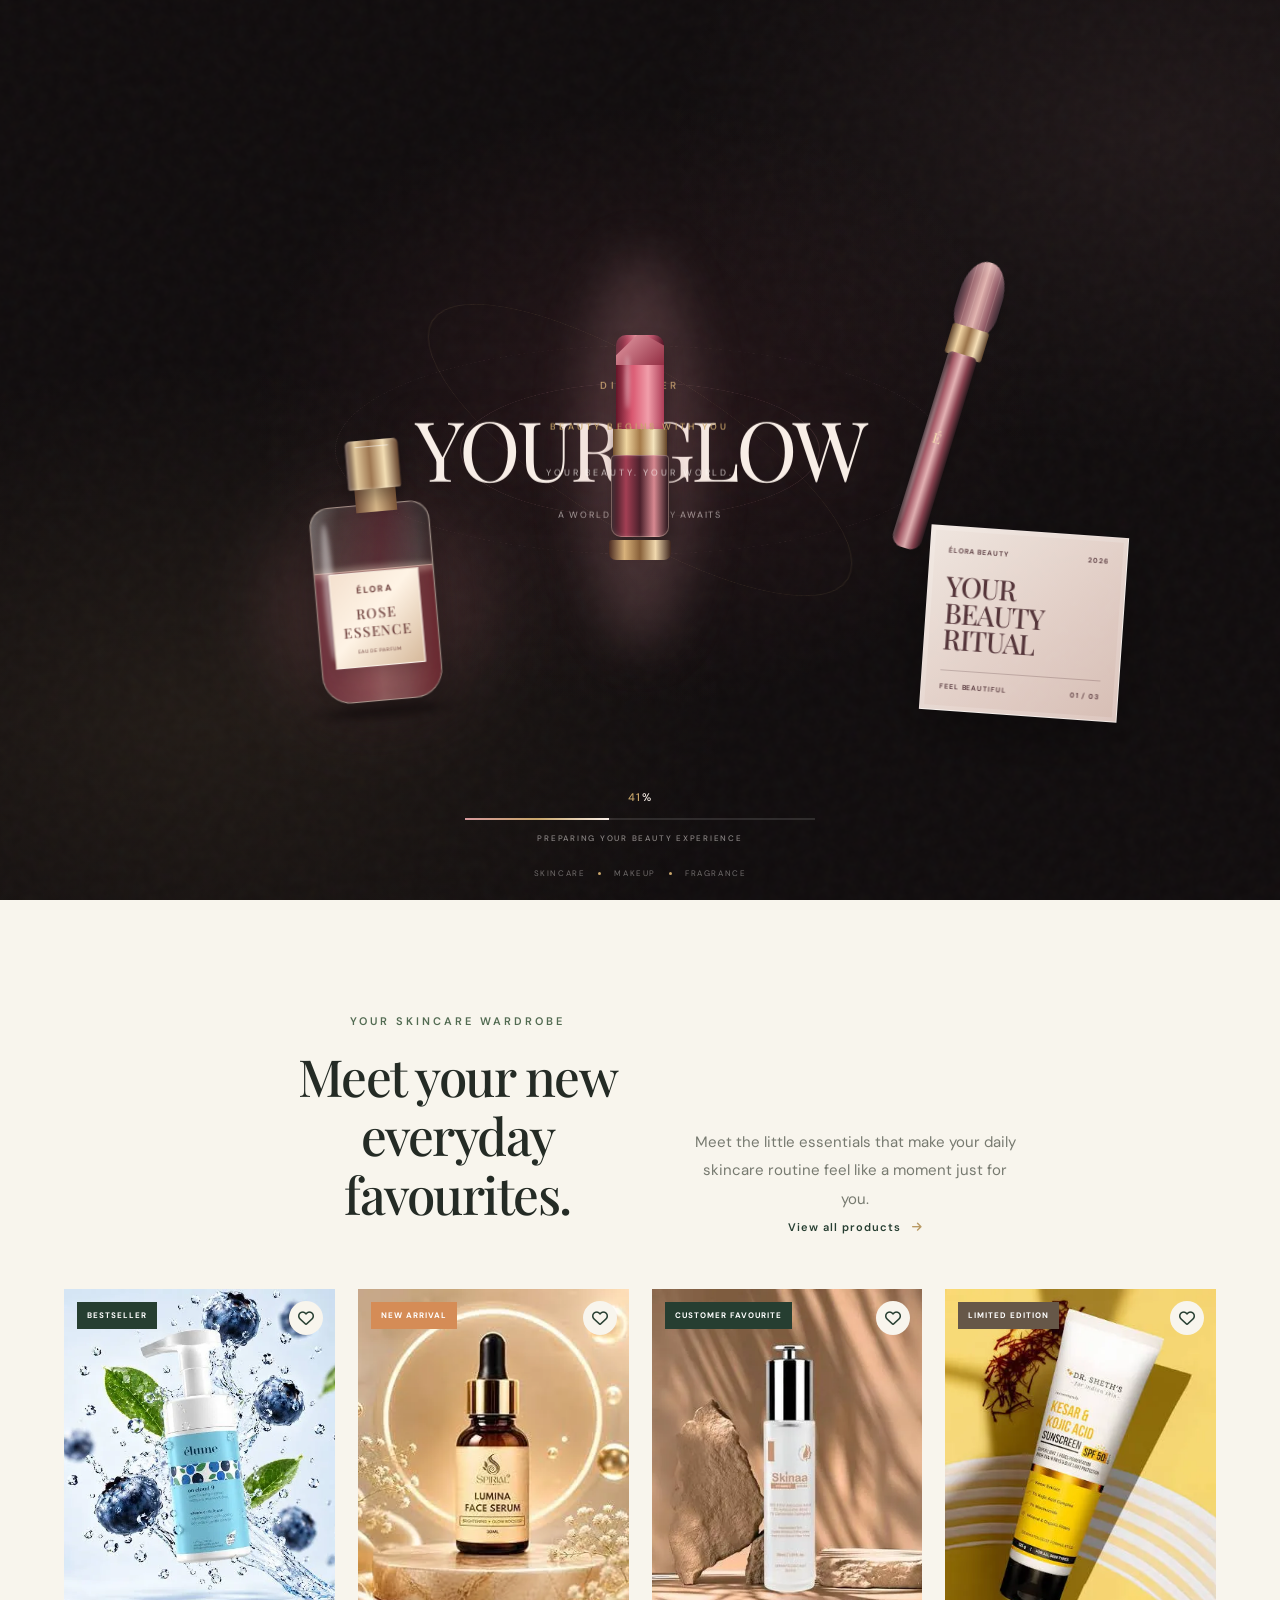
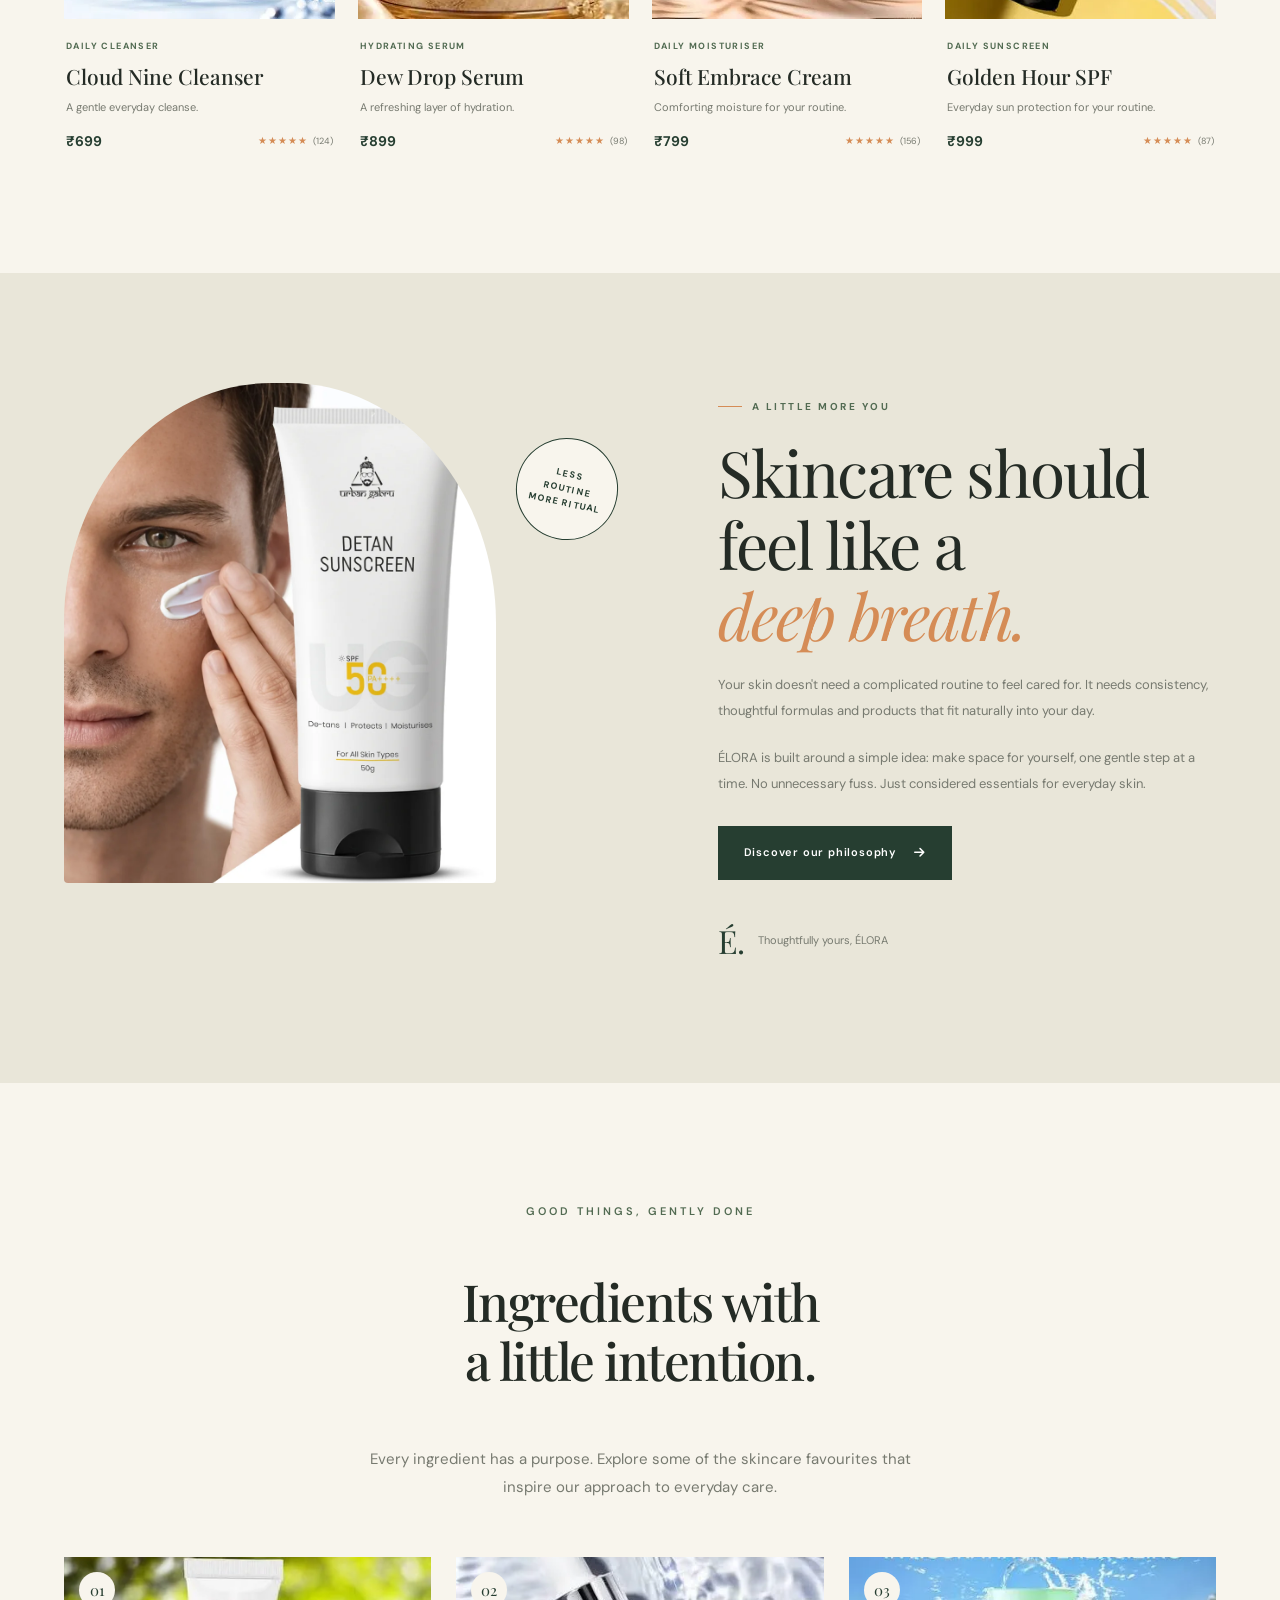
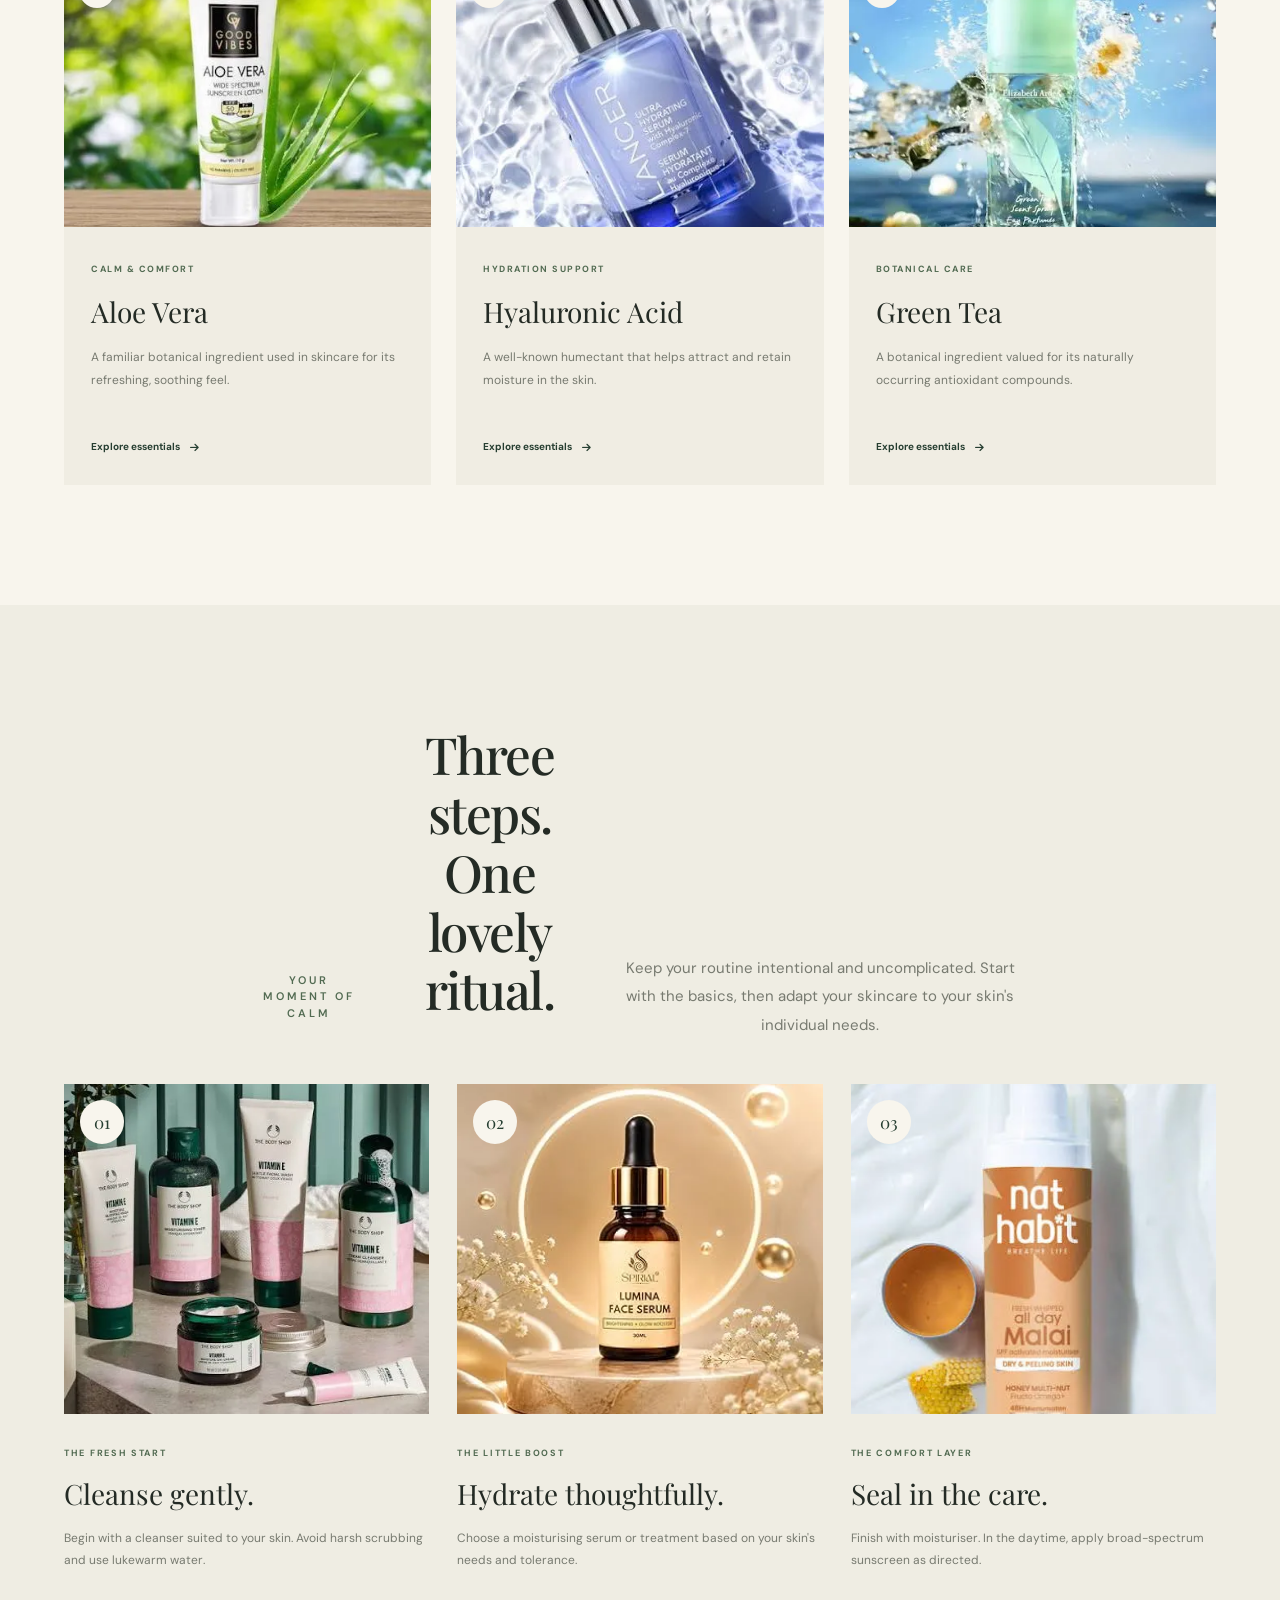
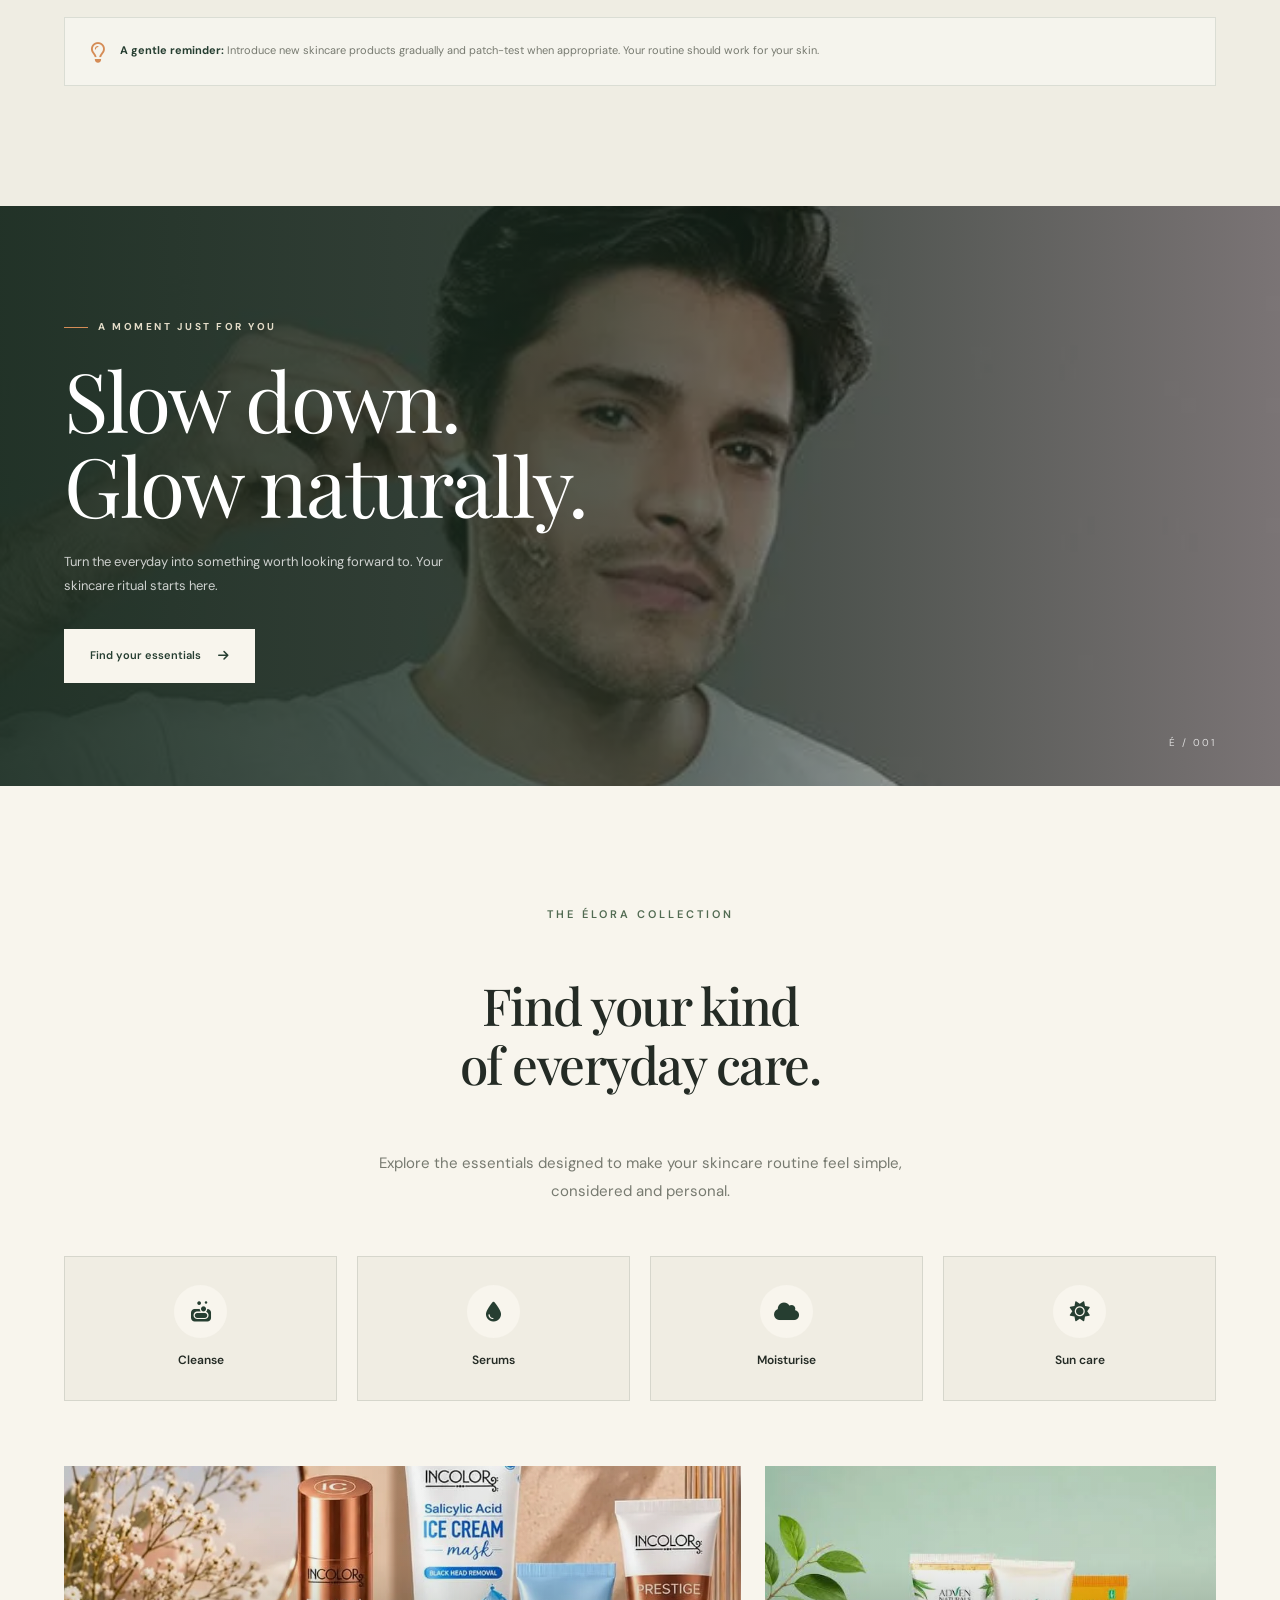
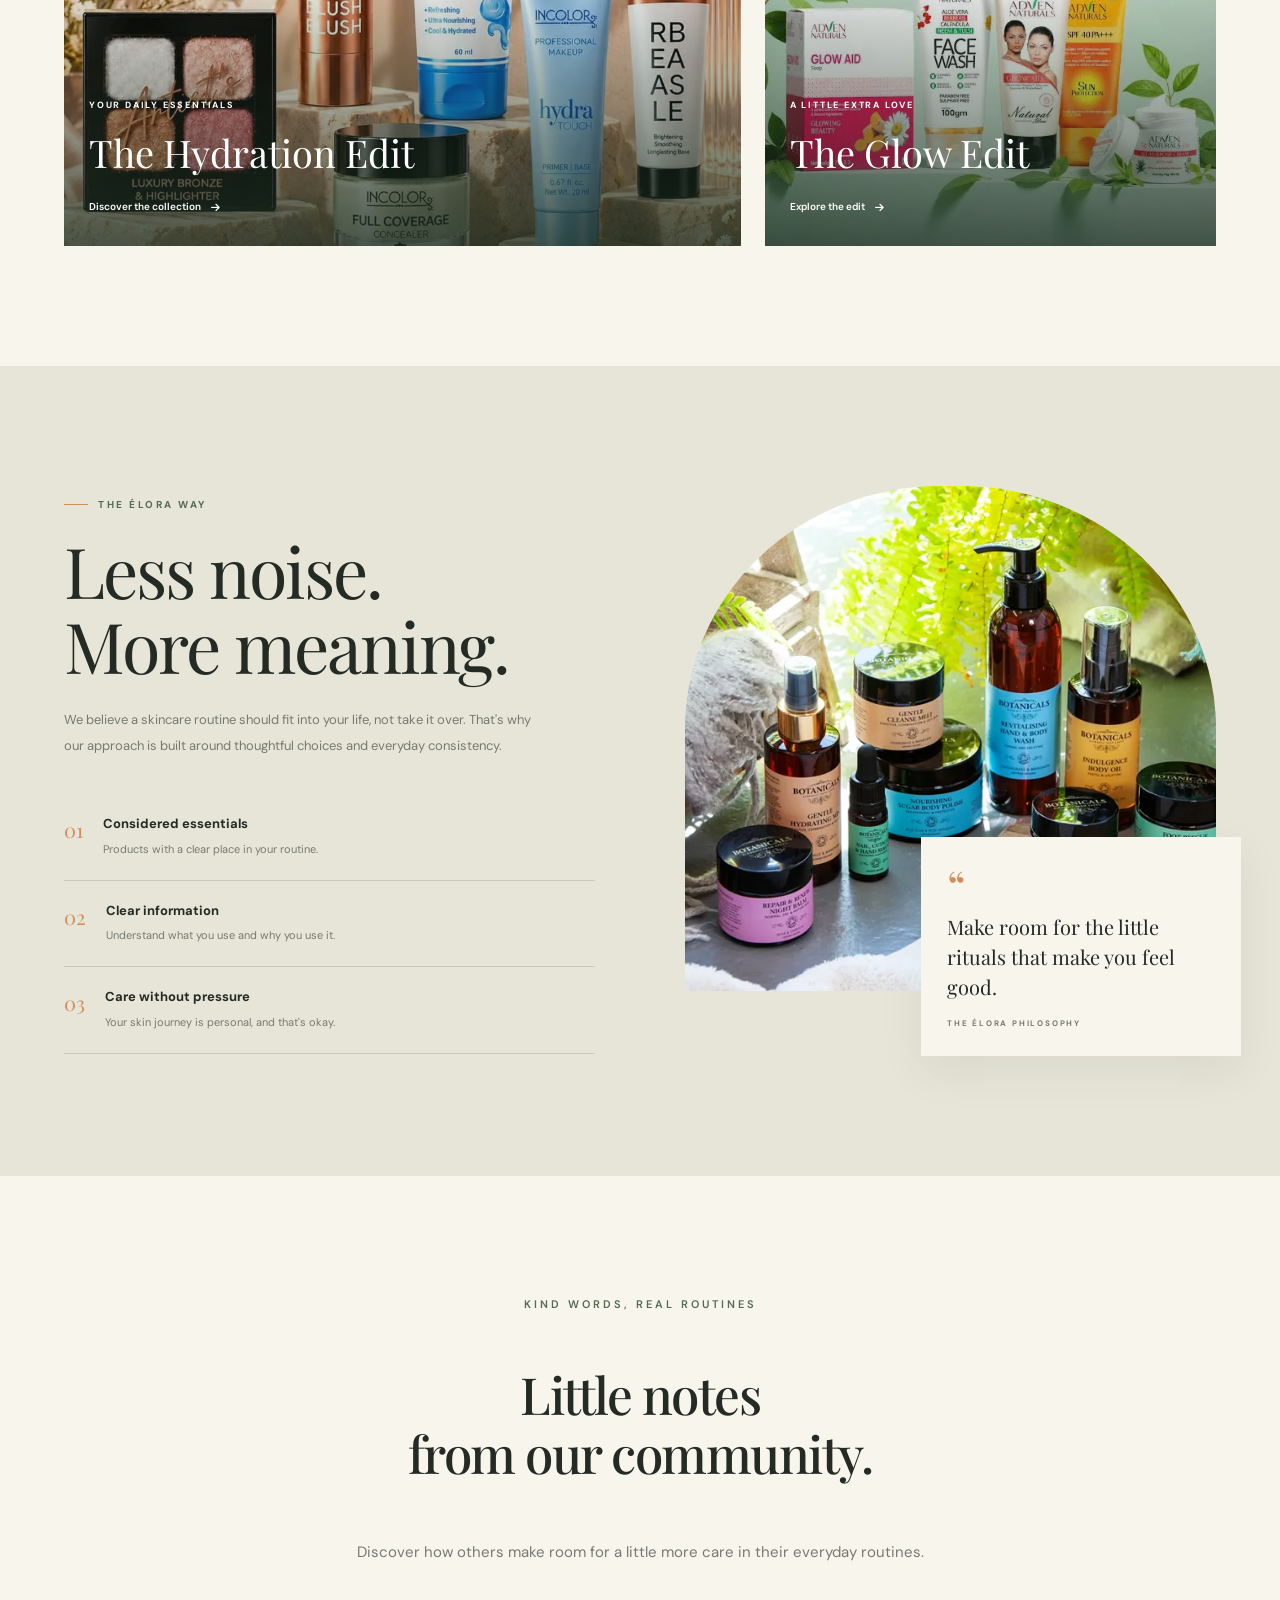
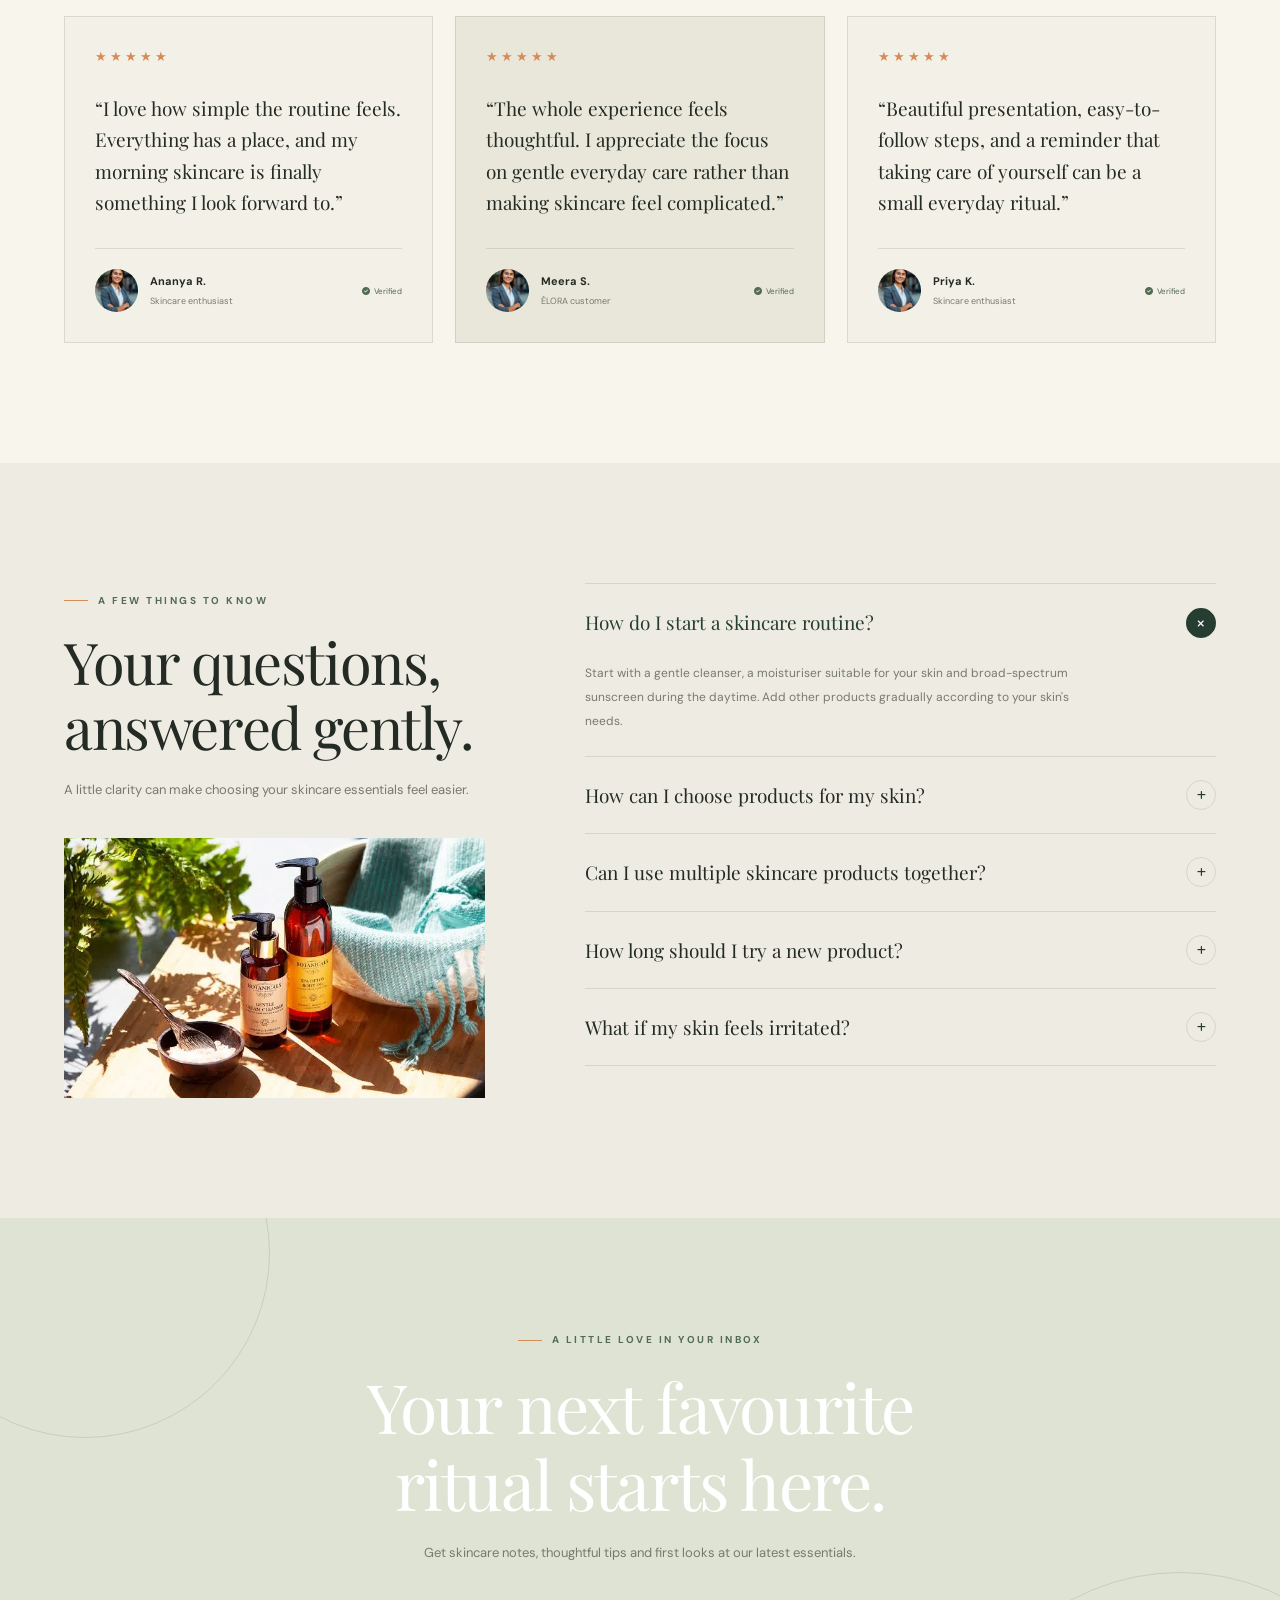
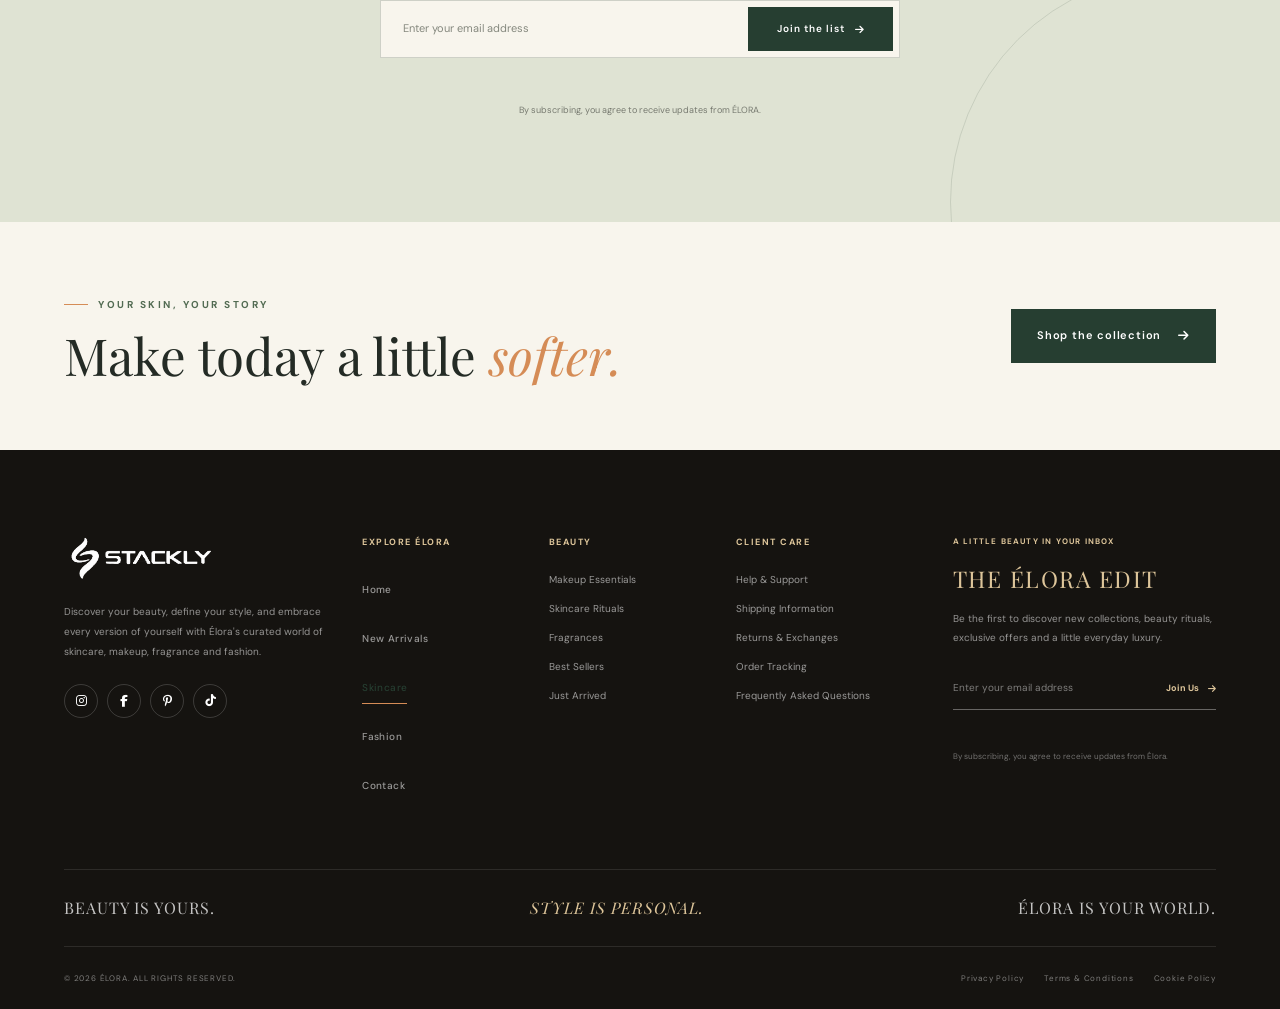
<file: skincare.html>
<!DOCTYPE html>
<html lang="en">

<head>
    <meta charset="UTF-8">
    <meta name="viewport" content="width=device-width, initial-scale=1.0">

    <meta name="description"
        content="Discover ÉLORA skincare essentials, thoughtfully created for healthy, glowing skin.">

    <title>Skincare </title>

    <!-- CSS FILES -->
    <link rel="stylesheet" href="css/style.css">
    <link rel="stylesheet" href="css/skincare.css">
    <link rel="stylesheet" href="css/responsive.css">

    <!-- FONT AWESOME -->
    <link rel="stylesheet" href="https://cdnjs.cloudflare.com/ajax/libs/font-awesome/6.7.2/css/all.min.css">

    <!-- GOOGLE FONTS -->
    <link rel="preconnect" href="https://fonts.googleapis.com">
    <link rel="preconnect" href="https://fonts.gstatic.com" crossorigin>

    <link
        href="https://fonts.googleapis.com/css2?family=DM+Sans:wght@400;500;600;700&family=Playfair+Display:wght@400;500;600;700&display=swap"
        rel="stylesheet">
</head>

<body>





    <!-- =========================================================
     ÉLORA — CINEMATIC LUXURY BEAUTY PRELOADER
     PERFUME → MAKEUP BRUSH → LIPSTICK → BRAND REVEAL
========================================================= -->

    <div class="preloader" id="preloader">


        <!-- BACKGROUND TEXTURE -->
        <div class="preloader-noise"></div>

        <div class="preloader-inner">




            <!-- =============================================
         CINEMATIC BEAUTY STAGE
    ============================================== -->

            <div class="preloader-stage" id="preloaderStage">


                <!-- LUXURY BACKGROUND ORBITS -->

                <div class="beauty-orbit beauty-orbit-one"></div>

                <div class="beauty-orbit beauty-orbit-two"></div>

                <div class="beauty-orbit beauty-orbit-three"></div>


                <!-- FLOATING BEAUTY PARTICLES -->

                <div class="beauty-particles">

                    <span></span>
                    <span></span>
                    <span></span>
                    <span></span>
                    <span></span>
                    <span></span>
                    <span></span>
                    <span></span>
                    <span></span>
                    <span></span>

                </div>


                <!-- =========================================
             LEFT — PERFUME BOTTLE
        ========================================== -->

                <div class="preloader-perfume">

                    <div class="perfume-shadow"></div>

                    <div class="perfume-glow"></div>

                    <div class="perfume-cap">

                        <span></span>

                    </div>

                    <div class="perfume-neck"></div>

                    <div class="perfume-bottle">

                        <div class="perfume-glass-highlight"></div>

                        <div class="perfume-liquid"></div>

                        <div class="perfume-label">

                            <small>ÉLORA</small>

                            <strong>
                                ROSE
                                <br>
                                ESSENCE
                            </strong>

                            <span>EAU DE PARFUM</span>

                        </div>

                    </div>

                </div>


                <!-- =========================================
             RIGHT — MAKEUP BRUSH
        ========================================== -->

                <div class="preloader-makeup-brush">

                    <div class="brush-bristles">

                        <span></span>
                        <span></span>
                        <span></span>
                        <span></span>
                        <span></span>

                    </div>

                    <div class="brush-ferrule"></div>

                    <div class="brush-handle">

                        <span>É</span>

                    </div>

                    <div class="brush-highlight"></div>

                </div>


                <!-- =========================================
             CENTER — BEAUTY TEXT
        ========================================== -->

                <div class="preloader-beat-text">

                    <span>
                        DISCOVER
                    </span>

                    <strong>
                        YOUR GLOW
                    </strong>

                    <small>
                        A WORLD OF BEAUTY AWAITS
                    </small>

                </div>


                <!-- =========================================
             GOLDEN REVEAL FLASH
        ========================================== -->

                <div class="beauty-reveal-flash"></div>


                <!-- =========================================
             LIPSTICK
        ========================================== -->

                <div class="preloader-lipstick">

                    <div class="lipstick-glow"></div>

                    <div class="lipstick-bullet">

                        <div class="lipstick-tip"></div>

                        <div class="lipstick-color"></div>

                        <div class="lipstick-shine"></div>

                    </div>

                    <div class="lipstick-neck"></div>

                    <div class="lipstick-body">



                    </div>

                    <div class="lipstick-base"></div>

                </div>


                <!-- =========================================
             BEAUTY SOUND WAVES / LIGHT RINGS
        ========================================== -->

                <div class="beauty-wave beauty-wave-one"></div>

                <div class="beauty-wave beauty-wave-two"></div>

                <div class="beauty-wave beauty-wave-three"></div>


                <!-- =========================================
             FLOATING LUXURY BEAUTY CARD
        ========================================== -->

                <div class="preloader-beauty-card">

                    <div class="beauty-card-top">

                        <span>ÉLORA BEAUTY</span>

                        <span>2026</span>

                    </div>

                    <div class="beauty-card-title">

                        YOUR
                        <br>
                        BEAUTY
                        <br>
                        RITUAL

                    </div>

                    <div class="beauty-card-line"></div>

                    <div class="beauty-card-bottom">

                        <span>FEEL BEAUTIFUL</span>

                        <span>01 / 03</span>

                    </div>

                </div>


                <!-- =========================================
             FINAL BRAND REVEAL
        ========================================== -->

                <div class="preloader-final-brand">

                    <span class="final-brand-eyebrow">
                        BEAUTY BEGINS WITH YOU
                    </span>



                    <small>
                        YOUR BEAUTY. YOUR WORLD.
                    </small>

                </div>


                <!-- =========================================
             FINAL GLOW TRANSITION
        ========================================== -->

                <div class="preloader-final-glow"></div>


            </div>


            <!-- =============================================
         LOADER STATUS
    ============================================== -->

            <div class="loader-status">

                <div class="loader-progress">

                    <strong>
                        <span id="loaderPercent">0</span>%
                    </strong>

                </div>

                <div class="loader-progress-track">

                    <span id="loaderProgressBar"></span>

                </div>

                <span class="loader-status-text">
                    PREPARING YOUR BEAUTY EXPERIENCE
                </span>

            </div>


            <!-- BOTTOM BRAND MESSAGE -->

            <div class="preloader-bottom">

                <span>SKINCARE</span>

                <i></i>

                <span>MAKEUP</span>

                <i></i>

                <span>FRAGRANCE</span>

            </div>

        </div>


    </div>



    <!-- =====================================================
         02. HEADER
    ====================================================== -->

    <header class="site-header" id="siteHeader">

        <div class="header-container">

            <!-- ÉLORA BRAND LOGO -->
            <a href="index.html" class="brand-logo" aria-label="Élora Home">

                <img src="assets/logo2.webp" alt="Élora Beauty & Beyond" class="logo-image">

            </a>




            <!-- DESKTOP NAVIGATION -->

            <nav class="main-navigation" aria-label="Main navigation">

                <a href="index.html" class="nav-link ">Home</a>

                <a href="new-arrival.html" class="nav-link">New Arrivals</a>

                <a href="skincare.html" class="nav-link active">Skincare</a>

                <a href="fashion.html" class="nav-link">Fashion</a>

                <a href="contact.html" class="nav-link">Contact</a>

            </nav>





            <button type="button" class="login-button" id="loginModalOpen" aria-haspopup="dialog"
                aria-controls="loginModal">
                <i class="fa-regular fa-user"></i>
                <span>Login</span>
            </button>



            <!-- HEADER ACTIONS -->

            <div class="header-actions">

                <button class="icon-button search-trigger" aria-label="Search products" type="button">

                    <i class="fa-solid fa-magnifying-glass"></i>

                </button>

                <button class="icon-button account-trigger" aria-label="Open login" type="button" data-open-login>

                    <i class="fa-regular fa-user"></i>

                </button>

                <a href="#beauty-edit" class="icon-button wishlist-trigger" aria-label="Explore beauty edit">

                    <i class="fa-regular fa-heart"></i>

                </a>

                <a href="#best-sellers" class="icon-button shopping-bag" aria-label="Shop best sellers">

                    <i class="fa-solid fa-bag-shopping"></i>

                    <span class="bag-count">0</span>

                </a>


                <!-- MOBILE MENU BUTTON -->

                <button class="mobile-menu-toggle" id="mobileMenuToggle" type="button" aria-label="Open navigation menu"
                    aria-expanded="false" aria-controls="mobileDrawer">

                    <span></span>
                    <span></span>

                </button>

            </div>

        </div>

    </header>



    <!-- =====================================================
         MOBILE DRAWER
    ====================================================== -->

    <div class="mobile-overlay" id="mobileOverlay"></div>


    <aside class="mobile-drawer" id="mobileDrawer" aria-label="Mobile navigation" aria-hidden="true">

        <div class="drawer-header">

            <a href="index.html" class="brand-logo">

                <span class="logo-symbol">É</span>

                <span class="logo-text">
                    <strong>ÉLORA</strong>
                    <small>BEAUTY & BEYOND</small>
                </span>

            </a>

            <button class="drawer-close" id="drawerClose" type="button" aria-label="Close navigation">

                <i class="fa-solid fa-xmark"></i>

            </button>

        </div>


        <div class="drawer-content">

            <span class="drawer-label">DISCOVER ÉLORA</span>

            <nav class="drawer-navigation">

                <a href="index.html">
                    <span>01</span> Home
                    <i class="fa-solid fa-arrow-right"></i>
                </a>

                <a href="new-arrival.html">
                    <span>02</span> New Arrivals
                    <i class="fa-solid fa-arrow-right"></i>
                </a>


                <a href="skincare.html" class="active">
                    <span>03</span> Skincare
                    <i class="fa-solid fa-arrow-right"></i>
                </a>

                <a href="fashion.html">
                    <span>04</span> Fashion
                    <i class="fa-solid fa-arrow-right"></i>
                </a>

                <a href="contact.html">
                    <span>05</span> Contact
                    <i class="fa-solid fa-arrow-right"></i>
                </a>

            </nav>


            <div class="drawer-promo">

                <span>YOUR BEAUTY RITUAL</span>

                <h3>Everyday beauty.<br>Extraordinary you.</h3>

                <a href="#beauty-edit">
                    Discover the edit
                    <i class="fa-solid fa-arrow-right"></i>
                </a>

            </div>


            <button class="drawer-login" type="button" data-open-login>

                <i class="fa-regular fa-user"></i>

                LOGIN

            </button>

        </div>







        <!-- CONTACT DETAILS -->
        <div class="drawer-contact">

            <span class="drawer-contact-heading">GET IN TOUCH</span>

            <!-- LOCATION -->
            <a href="https://www.google.com/maps/search/?api=1&query=Chennai%2C+Tamil+Nadu" target="_blank"
                rel="noopener noreferrer" class="drawer-contact-item">

                <span class="drawer-contact-icon">
                    <i class="fa-solid fa-location-dot"></i>
                </span>

                <span class="drawer-contact-text">
                    <small>VISIT OUR WORLD</small>
                    <strong>Chennai, Tamil Nadu, India</strong>
                </span>

                <i class="fa-solid fa-arrow-up-right-from-square contact-arrow"></i>

            </a>

            <!-- PHONE NUMBER -->
            <a href="tel:+919876543210" class="drawer-contact-item">

                <span class="drawer-contact-icon">
                    <i class="fa-solid fa-phone"></i>
                </span>

                <span class="drawer-contact-text">
                    <small>CALL OUR TEAM</small>
                    <strong>+91 98765 43210</strong>
                </span>

                <i class="fa-solid fa-arrow-up-right-from-square contact-arrow"></i>

            </a>

            <!-- EMAIL -->
            <a href="mailto:hello@elora.com" class="drawer-contact-item">

                <span class="drawer-contact-icon">
                    <i class="fa-regular fa-envelope"></i>
                </span>

                <span class="drawer-contact-text">
                    <small>SAY HELLO</small>
                    <strong>hello@elora.com</strong>
                </span>

                <i class="fa-solid fa-arrow-up-right-from-square contact-arrow"></i>

            </a>

        </div>



        <div class="drawer-footer">

            <span>FOLLOW OUR WORLD</span>

            <div class="drawer-socials">

                <a href="https://www.instagram.com/" aria-label="Instagram">

                    <i class="fa-brands fa-instagram"></i>

                </a>

                <a href="https://www.pinterest.com/" aria-label="Pinterest">

                    <i class="fa-brands fa-pinterest-p"></i>

                </a>

                <a href="https://www.tiktok.com/" aria-label="TikTok">

                    <i class="fa-brands fa-tiktok"></i>

                </a>

            </div>

        </div>

    </aside>



    <main>

        <!-- ==========================================
             HERO SECTION — CURVED DESIGN
        =========================================== -->

        <section class="hero-section" id="home">

            <div class="hero-background-shape"></div>

            <div class="container hero-grid">

                <div class="hero-content">

                    <span class="eyebrow">THE ART OF EVERYDAY SKINCARE</span>

                    <h1>
                        Your skin,
                        <br>
                        your <span>softest</span>
                        <br>
                        kind of glow.
                    </h1>

                    <p class="hero-description">
                        Thoughtfully formulated skincare that brings you closer
                        to your natural glow. Simple ingredients, gentle rituals,
                        and a little more love for your skin.
                    </p>

                    <div class="hero-actions">

                        <a href="404.html" class="button button-primary">
                            Explore skincare
                            <i class="fa-solid fa-arrow-right"></i>
                        </a>

                        <a href="404.html" class="text-link">
                            Discover our ritual
                            <i class="fa-solid fa-arrow-up-right-from-square"></i>
                        </a>

                    </div>

                    <div class="hero-trust">

                        <div class="trust-avatars">
                            <img src="assets/f.webp" alt="Élora skincare customer">
                            <img src="assets/h22.webp" alt="Élora skincare customer">
                            <img src="assets/h17.webp" alt="Élora skincare customer">
                        </div>

                        <div class="trust-copy">
                            <div class="trust-stars">★★★★★</div>
                            <p>Loved by 10,000+ skincare enthusiasts</p>
                        </div>

                    </div>

                </div>


                <div class="hero-visual">

                    <div class="hero-image-main">

                        <img src="assets/s1.webp"
                            alt="Élora skincare products arranged in natural sunlight">

                    </div>

                    
                    <div class="hero-floating-card">

                        <span class="floating-card-icon">
                            <i class="fa-solid fa-leaf"></i>
                        </span>

                        <div>
                            <strong>Nature meets science</strong>
                            <p>Thoughtfully made for your skin.</p>
                        </div>

                    </div>

                    <div class="hero-round-label">
                        <span>GENTLE CARE</span>
                        <span>EVERY DAY</span>
                    </div>

                </div>

            </div>

            <div class="hero-bottom-curve"></div>

        </section>


        <!-- ==========================================
             BRAND VALUES
        =========================================== -->

        <section class="brand-values">

            <div class="container values-grid">

                <div class="value-item">
                    <i class="fa-solid fa-leaf"></i>
                    <div>
                        <h3>Thoughtful ingredients</h3>
                        <p>Selected with care</p>
                    </div>
                </div>

                <div class="value-item">
                    <i class="fa-solid fa-droplet"></i>
                    <div>
                        <h3>Skin-loving hydration</h3>
                        <p>Comfort in every drop</p>
                    </div>
                </div>

                <div class="value-item">
                    <i class="fa-solid fa-recycle"></i>
                    <div>
                        <h3>Conscious choices</h3>
                        <p>Less waste, more care</p>
                    </div>
                </div>

                <div class="value-item">
                    <i class="fa-solid fa-heart"></i>
                    <div>
                        <h3>Made for your ritual</h3>
                        <p>Care that feels personal</p>
                    </div>
                </div>

            </div>

        </section>


        <!-- ==========================================
             FEATURED COLLECTION
        =========================================== -->

        <section class="featured-section section-padding" id="products">

            <div class="container">

                <div class="section-heading">

                    <div>
                        <span class="eyebrow">YOUR SKINCARE WARDROBE</span>

                        <h2>
                            Meet your new
                            <br>
                            everyday favourites.
                        </h2>
                    </div>

                    <div class="heading-side-content">
                        <p>
                            Meet the little essentials that make your daily
                            skincare routine feel like a moment just for you.
                        </p>

                        <a href="404.html" class="text-link">
                            View all products
                            <i class="fa-solid fa-arrow-right"></i>
                        </a>
                    </div>

                </div>


                <div class="product-grid">

                    <!-- PRODUCT 1 -->

                    <article class="product-card">

                        <div class="product-image product-image-one">

                            <span class="product-badge">BESTSELLER</span>

                            <button type="button" class="wishlist-button"
                                aria-label="Add Radiance Cleanser to wishlist">
                                <i class="fa-regular fa-heart"></i>
                            </button>

                            <img src="assets/s2.webp" alt="Élora gentle daily facial cleanser">

                            <button type="button" class="quick-add">
                                <i class="fa-solid fa-plus"></i> Quick add
                            </button>

                        </div>

                        <div class="product-info">

                            <div class="product-category">DAILY CLEANSER</div>

                            <h3>Cloud Nine Cleanser</h3>

                            <p>A gentle everyday cleanse.</p>

                            <div class="product-bottom">
                                <span class="product-price">₹699</span>
                                <span class="product-rating">★★★★★ <small>(124)</small></span>
                            </div>

                        </div>

                    </article>


                    <!-- PRODUCT 2 -->

                    <article class="product-card">

                        <div class="product-image product-image-two">

                            <span class="product-badge badge-new">NEW ARRIVAL</span>

                            <button type="button" class="wishlist-button" aria-label="Add Dew Drop Serum to wishlist">
                                <i class="fa-regular fa-heart"></i>
                            </button>

                            <img src="assets/s3.webp" alt="Élora hydrating facial serum">

                            <button type="button" class="quick-add">
                                <i class="fa-solid fa-plus"></i> Quick add
                            </button>

                        </div>

                        <div class="product-info">

                            <div class="product-category">HYDRATING SERUM</div>

                            <h3>Dew Drop Serum</h3>

                            <p>A refreshing layer of hydration.</p>

                            <div class="product-bottom">
                                <span class="product-price">₹899</span>
                                <span class="product-rating">★★★★★ <small>(98)</small></span>
                            </div>

                        </div>

                    </article>


                    <!-- PRODUCT 3 -->

                    <article class="product-card">

                        <div class="product-image product-image-three">

                            <span class="product-badge">CUSTOMER FAVOURITE</span>

                            <button type="button" class="wishlist-button"
                                aria-label="Add Soft Embrace Moisturiser to wishlist">
                                <i class="fa-regular fa-heart"></i>
                            </button>

                            <img src="assets/s4.webp" alt="Élora daily face moisturiser">

                            <button type="button" class="quick-add">
                                <i class="fa-solid fa-plus"></i> Quick add
                            </button>

                        </div>

                        <div class="product-info">

                            <div class="product-category">DAILY MOISTURISER</div>

                            <h3>Soft Embrace Cream</h3>

                            <p>Comforting moisture for your routine.</p>

                            <div class="product-bottom">
                                <span class="product-price">₹799</span>
                                <span class="product-rating">★★★★★ <small>(156)</small></span>
                            </div>

                        </div>

                    </article>


                    <!-- PRODUCT 4 -->

                    <article class="product-card">

                        <div class="product-image product-image-four">

                            <span class="product-badge badge-limited">LIMITED EDITION</span>

                            <button type="button" class="wishlist-button"
                                aria-label="Add Golden Hour Sunscreen to wishlist">
                                <i class="fa-regular fa-heart"></i>
                            </button>

                            <img src="assets/s5.webp" alt="Élora daily sunscreen">

                            <button type="button" class="quick-add">
                                <i class="fa-solid fa-plus"></i> Quick add
                            </button>

                        </div>

                        <div class="product-info">

                            <div class="product-category">DAILY SUNSCREEN</div>

                            <h3>Golden Hour SPF</h3>

                            <p>Everyday sun protection for your routine.</p>

                            <div class="product-bottom">
                                <span class="product-price">₹999</span>
                                <span class="product-rating">★★★★★ <small>(87)</small></span>
                            </div>

                        </div>

                    </article>

                </div>

            </div>

        </section>


        <!-- ==========================================
             EDITORIAL IMAGE SECTION
        =========================================== -->

        <section class="editorial-section" id="about">

            <div class="container editorial-grid">

                <div class="editorial-visual">

                    <div class="editorial-image-large">
                        <img src="assets/s6.webp"
                            alt="Botanical skincare ingredients in natural light">
                    </div>

                   
                    <div class="editorial-stamp">
                        <span>LESS</span>
                        <span>ROUTINE</span>
                        <span>MORE RITUAL</span>
                    </div>

                </div>


                <div class="editorial-content">

                    <span class="eyebrow">A LITTLE MORE YOU</span>

                    <h2>
                        Skincare should
                        <br>
                        feel like a
                        <br>
                        <em>deep breath.</em>
                    </h2>

                    <p>
                        Your skin doesn't need a complicated routine to feel cared for.
                        It needs consistency, thoughtful formulas and products that
                        fit naturally into your day.
                    </p>

                    <p>
                        ÉLORA is built around a simple idea: make space for yourself,
                        one gentle step at a time. No unnecessary fuss. Just considered
                        essentials for everyday skin.
                    </p>

                    <a href="404.html" class="button button-primary">
                        Discover our philosophy
                        <i class="fa-solid fa-arrow-right"></i>
                    </a>

                    <div class="editorial-signature">
                        <span class="signature-mark">É.</span>
                        <span>Thoughtfully yours, ÉLORA</span>
                    </div>

                </div>

            </div>

        </section>


        <!-- ==========================================
             INGREDIENTS SECTION
        =========================================== -->

        <section class="ingredients-section section-padding" id="ingredients">

            <div class="container">

                <div class="section-heading center">

                    <span class="eyebrow">GOOD THINGS, GENTLY DONE</span>

                    <h2>
                        Ingredients with
                        <br>
                        a little intention.
                    </h2>

                    <p>
                        Every ingredient has a purpose. Explore some of the
                        skincare favourites that inspire our approach to
                        everyday care.
                    </p>

                </div>


                <div class="ingredients-grid">

                    <article class="ingredient-card">

                        <div class="ingredient-image">
                            <img src="assets/s7.webp" alt="Fresh aloe vera leaves">
                            <span class="ingredient-number">01</span>
                        </div>

                        <div class="ingredient-content">
                            <span class="ingredient-type">CALM & COMFORT</span>
                            <h3>Aloe Vera</h3>
                            <p>
                                A familiar botanical ingredient used in skincare
                                for its refreshing, soothing feel.
                            </p>
                            <a href="404.html" class="ingredient-link">
                                Explore essentials <i class="fa-solid fa-arrow-right"></i>
                            </a>
                        </div>

                    </article>


                    <article class="ingredient-card">

                        <div class="ingredient-image">
                            <img src="assets/s8.webp" alt="Hydrating serum droplets">
                            <span class="ingredient-number">02</span>
                        </div>

                        <div class="ingredient-content">
                            <span class="ingredient-type">HYDRATION SUPPORT</span>
                            <h3>Hyaluronic Acid</h3>
                            <p>
                                A well-known humectant that helps attract and
                                retain moisture in the skin.
                            </p>
                            <a href="404.html" class="ingredient-link">
                                Explore essentials <i class="fa-solid fa-arrow-right"></i>
                            </a>
                        </div>

                    </article>


                    <article class="ingredient-card">

                        <div class="ingredient-image">
                            <img src="assets/s9.webp" alt="Fresh green tea leaves">
                            <span class="ingredient-number">03</span>
                        </div>

                        <div class="ingredient-content">
                            <span class="ingredient-type">BOTANICAL CARE</span>
                            <h3>Green Tea</h3>
                            <p>
                                A botanical ingredient valued for its naturally
                                occurring antioxidant compounds.
                            </p>
                            <a href="404.html" class="ingredient-link">
                                Explore essentials <i class="fa-solid fa-arrow-right"></i>
                            </a>
                        </div>

                    </article>

                </div>

            </div>

        </section>


        <!-- ==========================================
             SKINCARE ROUTINE
        =========================================== -->

        <section class="ritual-section section-padding" id="ritual">

            <div class="container">

                <div class="section-heading">

                    <span class="eyebrow">YOUR MOMENT OF CALM</span>

                    <h2>
                        Three steps.
                        <br>
                        One lovely ritual.
                    </h2>

                    <p>
                        Keep your routine intentional and uncomplicated.
                        Start with the basics, then adapt your skincare
                        to your skin's individual needs.
                    </p>

                </div>


                <div class="ritual-grid">

                    <article class="ritual-card">

                        <div class="ritual-image">
                            <img src="assets/s10.webp" alt="Gentle facial cleansing routine">
                            <span class="ritual-step">01</span>
                        </div>

                        <div class="ritual-copy">
                            <span>THE FRESH START</span>
                            <h3>Cleanse gently.</h3>
                            <p>
                                Begin with a cleanser suited to your skin.
                                Avoid harsh scrubbing and use lukewarm water.
                            </p>
                        </div>

                    </article>


                    <article class="ritual-card">

                        <div class="ritual-image">
                            <img src="assets/s11.webp" alt="Applying facial serum to skin">
                            <span class="ritual-step">02</span>
                        </div>

                        <div class="ritual-copy">
                            <span>THE LITTLE BOOST</span>
                            <h3>Hydrate thoughtfully.</h3>
                            <p>
                                Choose a moisturising serum or treatment
                                based on your skin's needs and tolerance.
                            </p>
                        </div>

                    </article>


                    <article class="ritual-card">

                        <div class="ritual-image">
                            <img src="assets/s12.webp" alt="Applying moisturiser to the face">
                            <span class="ritual-step">03</span>
                        </div>

                        <div class="ritual-copy">
                            <span>THE COMFORT LAYER</span>
                            <h3>Seal in the care.</h3>
                            <p>
                                Finish with moisturiser. In the daytime,
                                apply broad-spectrum sunscreen as directed.
                            </p>
                        </div>

                    </article>

                </div>


                <div class="ritual-note">
                    <i class="fa-regular fa-lightbulb"></i>
                    <p>
                        <strong>A gentle reminder:</strong>
                        Introduce new skincare products gradually and patch-test
                        when appropriate. Your routine should work for your skin.
                    </p>
                </div>

            </div>

        </section>


        <!-- ==========================================
             FEATURED PRODUCT BANNER
        =========================================== -->

        <section class="feature-banner">

            <div class="feature-banner-image">
                <img src="assets/s13.webp"
                    alt="Élora skincare essentials on a natural stone surface">
            </div>

            <div class="feature-banner-overlay"></div>

            <div class="container feature-banner-content">

                <span class="eyebrow">A MOMENT JUST FOR YOU</span>

                <h2>
                    Slow down.
                    <br>
                    Glow naturally.
                </h2>

                <p>
                    Turn the everyday into something worth looking forward to.
                    Your skincare ritual starts here.
                </p>

                <a href="404.html" class="button button-light">
                    Find your essentials
                    <i class="fa-solid fa-arrow-right"></i>
                </a>

            </div>

            <span class="feature-banner-number">É / 001</span>

        </section>


        <!-- ==========================================
             COMPLETE COLLECTION
        =========================================== -->

        <section class="all-products-section section-padding" id="all-products">

            <div class="container">

                <div class="section-heading center">

                    <span class="eyebrow">THE ÉLORA COLLECTION</span>

                    <h2>
                        Find your kind
                        <br>
                        of everyday care.
                    </h2>

                    <p>
                        Explore the essentials designed to make your skincare
                        routine feel simple, considered and personal.
                    </p>

                </div>


                <div class="collection-categories">

                    <a href="404.html" class="category-item">
                        <span class="category-icon">
                            <i class="fa-solid fa-soap"></i>
                        </span>
                        <span>Cleanse</span>
                    </a>

                    <a href="404.html" class="category-item">
                        <span class="category-icon">
                            <i class="fa-solid fa-droplet"></i>
                        </span>
                        <span>Serums</span>
                    </a>

                    <a href="404.html" class="category-item">
                        <span class="category-icon">
                            <i class="fa-solid fa-cloud"></i>
                        </span>
                        <span>Moisturise</span>
                    </a>

                    <a href="404.html" class="category-item">
                        <span class="category-icon">
                            <i class="fa-solid fa-sun"></i>
                        </span>
                        <span>Sun care</span>
                    </a>

                </div>


                <div class="collection-feature-grid">

                    <article class="collection-feature collection-feature-large">

                        <img src="assets/s14.webp" alt="Hydrating skincare collection">

                        <div class="collection-feature-content">
                            <span>YOUR DAILY ESSENTIALS</span>
                            <h3>The Hydration Edit</h3>
                            <a href="404.html">
                                Discover the collection
                                <i class="fa-solid fa-arrow-right"></i>
                            </a>
                        </div>

                    </article>


                    <article class="collection-feature">

                        <img src="assets/s15.webp" alt="Glowing skin skincare collection">

                        <div class="collection-feature-content">
                            <span>A LITTLE EXTRA LOVE</span>
                            <h3>The Glow Edit</h3>
                            <a href="404.html">
                                Explore the edit
                                <i class="fa-solid fa-arrow-right"></i>
                            </a>
                        </div>

                    </article>

                </div>

            </div>

        </section>


        <!-- ==========================================
             OUR PHILOSOPHY
        =========================================== -->

        <section class="philosophy-section">

            <div class="container philosophy-grid">

                <div class="philosophy-content">

                    <span class="eyebrow">THE ÉLORA WAY</span>

                    <h2>
                        Less noise.
                        <br>
                        More meaning.
                    </h2>

                    <p>
                        We believe a skincare routine should fit into your life,
                        not take it over. That's why our approach is built around
                        thoughtful choices and everyday consistency.
                    </p>

                    <div class="philosophy-points">

                        <div class="philosophy-point">
                            <span>01</span>
                            <div>
                                <h3>Considered essentials</h3>
                                <p>Products with a clear place in your routine.</p>
                            </div>
                        </div>

                        <div class="philosophy-point">
                            <span>02</span>
                            <div>
                                <h3>Clear information</h3>
                                <p>Understand what you use and why you use it.</p>
                            </div>
                        </div>

                        <div class="philosophy-point">
                            <span>03</span>
                            <div>
                                <h3>Care without pressure</h3>
                                <p>Your skin journey is personal, and that's okay.</p>
                            </div>
                        </div>

                    </div>

                </div>


                <div class="philosophy-visual">

                    <img src="assets/s16.webp"
                        alt="Minimal skincare products with botanical details">

                    <div class="philosophy-quote">
                        <span>“</span>
                        <p>Make room for the little rituals that make you feel good.</p>
                        <small>THE ÉLORA PHILOSOPHY</small>
                    </div>

                </div>

            </div>

        </section>


        <!-- ==========================================
             CUSTOMER REVIEWS
        =========================================== -->

        <section class="reviews-section section-padding" id="reviews">

            <div class="container">

                <div class="section-heading center">

                    <span class="eyebrow">KIND WORDS, REAL ROUTINES</span>

                    <h2>
                        Little notes
                        <br>
                        from our community.
                    </h2>

                    <p>
                        Discover how others make room for a little more care
                        in their everyday routines.
                    </p>

                </div>


                <div class="reviews-grid">

                    <article class="review-card">

                        <div class="review-stars">★★★★★</div>

                        <blockquote>
                            “I love how simple the routine feels. Everything
                            has a place, and my morning skincare is finally
                            something I look forward to.”
                        </blockquote>

                        <div class="review-author">
                            <img src="assets/t2.webp" alt="Customer portrait">

                            <div>
                                <h3>Ananya R.</h3>
                                <p>Skincare enthusiast</p>
                            </div>

                            <span class="verified-badge">
                                <i class="fa-solid fa-circle-check"></i>
                                Verified
                            </span>
                        </div>

                    </article>


                    <article class="review-card review-card-featured">

                        <div class="review-stars">★★★★★</div>

                        <blockquote>
                            “The whole experience feels thoughtful. I appreciate
                            the focus on gentle everyday care rather than making
                            skincare feel complicated.”
                        </blockquote>

                        <div class="review-author">
                            <img src="assets/t2.webp" alt="Customer portrait">

                            <div>
                                <h3>Meera S.</h3>
                                <p>ÉLORA customer</p>
                            </div>

                            <span class="verified-badge">
                                <i class="fa-solid fa-circle-check"></i>
                                Verified
                            </span>
                        </div>

                    </article>


                    <article class="review-card">

                        <div class="review-stars">★★★★★</div>

                        <blockquote>
                            “Beautiful presentation, easy-to-follow steps,
                            and a reminder that taking care of yourself can
                            be a small everyday ritual.”
                        </blockquote>

                        <div class="review-author">
                            <img src="assets/t2.webp" alt="Customer portrait">

                            <div>
                                <h3>Priya K.</h3>
                                <p>Skincare enthusiast</p>
                            </div>

                            <span class="verified-badge">
                                <i class="fa-solid fa-circle-check"></i>
                                Verified
                            </span>
                        </div>

                    </article>

                </div>

            </div>

        </section>


        <!-- ==========================================
             SKINCARE FAQ
        =========================================== -->

        <section class="faq-section section-padding" id="faq">

            <div class="container faq-grid">

                <div class="faq-intro">

                    <span class="eyebrow">A FEW THINGS TO KNOW</span>

                    <h2>
                        Your questions,
                        <br>
                        answered gently.
                    </h2>

                    <p>
                        A little clarity can make choosing your skincare
                        essentials feel easier.
                    </p>

                    <img src="assets/s17.webp"
                        alt="Élora skincare products arranged on a cream surface">

                </div>


                <div class="faq-list">

                    <details class="faq-item" open>
                        <summary>
                            How do I start a skincare routine?
                            <span class="faq-icon"><i class="fa-solid fa-plus"></i></span>
                        </summary>

                        <p>
                            Start with a gentle cleanser, a moisturiser suitable
                            for your skin and broad-spectrum sunscreen during
                            the daytime. Add other products gradually according
                            to your skin's needs.
                        </p>
                    </details>


                    <details class="faq-item">
                        <summary>
                            How can I choose products for my skin?
                            <span class="faq-icon"><i class="fa-solid fa-plus"></i></span>
                        </summary>

                        <p>
                            Consider whether your skin is dry, oily, combination
                            or sensitive, along with your individual concerns.
                            Check product ingredients and directions before use.
                        </p>
                    </details>


                    <details class="faq-item">
                        <summary>
                            Can I use multiple skincare products together?
                            <span class="faq-icon"><i class="fa-solid fa-plus"></i></span>
                        </summary>

                        <p>
                            Some products work well together, while certain
                            combinations may irritate your skin. Introduce
                            products one at a time and follow their instructions.
                        </p>
                    </details>


                    <details class="faq-item">
                        <summary>
                            How long should I try a new product?
                            <span class="faq-icon"><i class="fa-solid fa-plus"></i></span>
                        </summary>

                        <p>
                            Results vary depending on the product and skin concern.
                            Follow the product directions, use it consistently
                            when appropriate and discontinue use if irritation occurs.
                        </p>
                    </details>


                    <details class="faq-item">
                        <summary>
                            What if my skin feels irritated?
                            <span class="faq-icon"><i class="fa-solid fa-plus"></i></span>
                        </summary>

                        <p>
                            Stop using the suspected product. If irritation is
                            severe, persistent or worsening, seek advice from
                            a qualified healthcare professional or dermatologist.
                        </p>
                    </details>

                </div>

            </div>

        </section>


        <!-- ==========================================
             NEWSLETTER
        =========================================== -->

        <section class="newsletter-section" id="contact">

            <div class="newsletter-decoration newsletter-decoration-one"></div>
            <div class="newsletter-decoration newsletter-decoration-two"></div>

            <div class="container newsletter-content">

                <span class="eyebrow">A LITTLE LOVE IN YOUR INBOX</span>

                <h2>
                    Your next favourite
                    <br>
                    ritual starts here.
                </h2>

                <p>
                    Get skincare notes, thoughtful tips and first looks
                    at our latest essentials.
                </p>

                <form class="newsletter-form" id="newsletterForm">

                    <label for="newsletterEmail" class="visually-hidden">
                        Your email address
                    </label>

                    <input type="email" id="newsletterEmail" name="email" placeholder="Enter your email address"
                        required>

                    <button type="submit">
                        Join the list
                        <i class="fa-solid fa-arrow-right"></i>
                    </button>

                </form>

                <p class="newsletter-message" id="newsletterMessage" aria-live="polite"></p>

                <small>By subscribing, you agree to receive updates from ÉLORA.</small>

            </div>

        </section>


        <!-- ==========================================
             FINAL CTA
        =========================================== -->

        <section class="final-cta-section">

            <div class="container final-cta-content">

                <div>
                    <span class="eyebrow">YOUR SKIN, YOUR STORY</span>

                    <h2>
                        Make today a little
                        <em>softer.</em>
                    </h2>
                </div>

                <a href="404.html" class="button button-primary">
                    Shop the collection
                    <i class="fa-solid fa-arrow-right"></i>
                </a>

            </div>

        </section>

    </main>




    <!-- =========================================================
     ÉLORA — LUXURY BEAUTY & FASHION FOOTER
========================================================= -->

    <footer class="site-footer" id="contact">


        <div class="container">

            <!-- FOOTER TOP -->
            <div class="footer-main">

                <!-- BRAND -->
                <div class="footer-brand">

                    <a href="index.html" class="brand-logo footer-logo" aria-label="Élora Home">

                        <img src="assets/logo.webp" alt="Élora Beauty Logo">

                    </a>

                    <p>
                        Discover your beauty, define your style, and embrace
                        every version of yourself with Élora's curated world
                        of skincare, makeup, fragrance and fashion.
                    </p>

                    <div class="footer-socials">

                        <a href="404.html" aria-label="Instagram">
                            <i class="fa-brands fa-instagram"></i>
                        </a>

                        <a href="404.html" aria-label="Facebook">
                            <i class="fa-brands fa-facebook-f"></i>
                        </a>

                        <a href="404.html" aria-label="Pinterest">
                            <i class="fa-brands fa-pinterest-p"></i>
                        </a>

                        <a href="404.html" aria-label="TikTok">
                            <i class="fa-brands fa-tiktok"></i>
                        </a>

                    </div>

                </div>


                <!-- QUICK LINKS -->
                <div class="footer-column">

                    <h4>EXPLORE ÉLORA</h4>

                    <a href="index.html" class="nav-link active">Home</a>

                    <a href="new-arrival.html" class="nav-link">New Arrivals</a>

                    <a href="skincare.html" class="nav-link">Skincare</a>

                    <a href="fashion.html" class="nav-link">Fashion</a>

                    <a href="contact.html" class="nav-link">Contack</a>

                </div>


                <!-- BEAUTY -->
                <div class="footer-column">

                    <h4>BEAUTY</h4>

                    <a href="index.html#makeup">Makeup Essentials</a>

                    <a href="index.html#skincare">Skincare Rituals</a>

                    <a href="index.html#fragrance">Fragrances</a>

                    <a href="index.html#bestsellers">Best Sellers</a>

                    <a href="index.html#new-arrivals">Just Arrived</a>

                </div>


                <!-- CUSTOMER CARE -->
                <div class="footer-column">

                    <h4>CLIENT CARE</h4>

                    <a href="404.html">Help & Support</a>

                    <a href="404.html">Shipping Information</a>

                    <a href="404.html">Returns & Exchanges</a>

                    <a href="404.html">Order Tracking</a>

                    <a href="404.html">Frequently Asked Questions</a>

                </div>


                <!-- NEWSLETTER -->
                <div class="footer-newsletter">

                    <span class="footer-eyebrow">
                        A LITTLE BEAUTY IN YOUR INBOX
                    </span>

                    <h4>THE ÉLORA EDIT</h4>

                    <p>
                        Be the first to discover new collections, beauty
                        rituals, exclusive offers and a little everyday luxury.
                    </p>

                    <form id="newsletterForm">

                        <div class="newsletter-input">

                            <input type="email" id="newsletterEmail" placeholder="Enter your email address"
                                aria-label="Email address" autocomplete="email" required>

                            <button type="submit" aria-label="Subscribe">

                                <span>Join Us</span>

                                <i class="fa-solid fa-arrow-right"></i>

                            </button>

                        </div>

                        <small id="newsletterMessage" aria-live="polite"></small>

                    </form>

                    <p class="newsletter-note">
                        By subscribing, you agree to receive updates from Élora.
                    </p>

                </div>

            </div>


            <!-- FOOTER BRAND MESSAGE -->
            <div class="footer-brand-message">

                <span>BEAUTY IS YOURS.</span>

                <span>STYLE IS PERSONAL.</span>

                <span>ÉLORA IS YOUR WORLD.</span>

            </div>


            <!-- FOOTER BOTTOM -->
            <div class="footer-bottom">

                <span>
                    © 2026 ÉLORA. ALL RIGHTS RESERVED.
                </span>

                <div>

                    <a href="404.html">Privacy Policy</a>

                    <a href="404.html">Terms & Conditions</a>

                    <a href="404.html">Cookie Policy</a>

                </div>

            </div>

        </div>


    </footer>

    <!-- =========================================================
     ÉLORA — LUXURY LOGIN MODAL
========================================================= -->

    <div class="modal-overlay" id="loginModal" aria-hidden="true">

        <div class="login-modal" role="dialog" aria-modal="true" aria-labelledby="loginTitle" tabindex="-1">

            <!-- CLOSE BUTTON -->
            <button type="button" class="modal-close" id="loginModalClose" aria-label="Close login">
                &times;
            </button>


            <!-- =================================================
         LEFT VISUAL PANEL
    ================================================== -->

            <div class="login-visual">

                <img src="assets/l.webp" alt="Élora luxury beauty and skincare collection">

                <div class="login-visual-overlay"></div>


                <div class="login-visual-content">

                    <span>THE WORLD OF ÉLORA</span>

                    <h3>
                        Your beauty.
                        <br>
                        Your rituals.
                        <br>
                        Your moment.
                    </h3>

                    <p>
                        Discover thoughtfully curated beauty essentials
                        made to celebrate the way you feel.
                    </p>


                    <div class="login-event-badge">

                        <span class="live-dot"></span>

                        <div>

                            <strong>YOUR BEAUTY JOURNEY</strong>

                            <small>
                                Skincare · Makeup · Fragrance
                            </small>

                        </div>

                    </div>

                </div>


                <div class="login-visual-footer">

                    <span>DISCOVER</span>

                    <i></i>

                    <span>INDULGE</span>

                    <i></i>

                    <span>GLOW</span>

                </div>

            </div>


            <!-- =================================================
         RIGHT LOGIN PANEL
    ================================================== -->

            <div class="login-content">

                <div class="login-heading">

                    <span>WELCOME TO ÉLORA</span>

                    <h2 id="loginTitle">
                        A little more you.
                    </h2>

                    <p>
                        Sign in to explore your saved favourites, discover
                        new arrivals and enjoy your personal Élora experience.
                    </p>

                </div>


                <!-- LOGIN TABS -->
                <div class="login-tabs">

                    <button type="button" class="login-tab active" data-login-tab="user" aria-selected="true">
                        Customer Login
                    </button>

                    <button type="button" class="login-tab" data-login-tab="admin" aria-selected="false">
                        Admin Login
                    </button>

                </div>


                <!-- =================================================
             CUSTOMER LOGIN FORM
        ================================================== -->

                <form class="login-form active" id="userLoginForm" data-login-form="user">

                    <label for="userEmail">
                        Email Address
                    </label>

                    <div class="input-wrap">

                        <span class="input-icon" aria-hidden="true">
                            <i class="fa-regular fa-envelope"></i>
                        </span>

                        <input type="email" id="userEmail" name="userEmail" placeholder="you@example.com"
                            autocomplete="email" required>

                    </div>


                    <label for="userPassword">
                        Password
                    </label>

                    <div class="input-wrap">

                        <span class="input-icon" aria-hidden="true">
                            <i class="fa-solid fa-lock"></i>
                        </span>

                        <input type="password" id="userPassword" name="userPassword" placeholder="Enter your password"
                            autocomplete="current-password" minlength="8" required>

                        <button type="button" class="password-toggle" data-password-toggle="userPassword"
                            aria-label="Show password" aria-pressed="false">
                            <i class="fa-regular fa-eye"></i>
                        </button>

                    </div>


                    <div class="login-options">

                        <label class="remember-option">

                            <input type="checkbox" name="rememberUser">

                            <span>Remember me</span>

                        </label>

                        <a href="404.html">
                            Forgot password?
                        </a>

                    </div>


                    <button type="submit" class="login-submit">

                        <span>Sign In to Élora</span>

                        <span aria-hidden="true">
                            <i class="fa-solid fa-arrow-right"></i>
                        </span>

                    </button>


                    <p class="login-create">

                        New to Élora?

                        <a href="404.html">
                            Create an account
                        </a>

                    </p>

                </form>


                <!-- =================================================
             ADMIN LOGIN FORM
        ================================================== -->

                <form class="login-form" id="adminLoginForm" data-login-form="admin">

                    <label for="adminEmail">
                        Administrator Email
                    </label>

                    <div class="input-wrap">

                        <span class="input-icon" aria-hidden="true">
                            <i class="fa-regular fa-envelope"></i>
                        </span>

                        <input type="email" id="adminEmail" name="adminEmail" placeholder="admin@elora.com"
                            autocomplete="username" required>

                    </div>


                    <label for="adminPassword">
                        Administrator Password
                    </label>

                    <div class="input-wrap">

                        <span class="input-icon" aria-hidden="true">
                            <i class="fa-solid fa-shield-halved"></i>
                        </span>

                        <input type="password" id="adminPassword" name="adminPassword"
                            placeholder="Enter administrator password" autocomplete="current-password" minlength="8"
                            required>

                        <button type="button" class="password-toggle" data-password-toggle="adminPassword"
                            aria-label="Show password" aria-pressed="false">
                            <i class="fa-regular fa-eye"></i>
                        </button>

                    </div>


                    <div class="login-options">

                        <label class="remember-option">

                            <input type="checkbox" name="rememberAdmin">

                            <span>Remember me</span>

                        </label>

                        <a href="404.html">
                            Forgot password?
                        </a>

                    </div>


                    <button type="submit" class="login-submit admin-submit">

                        <span>Open Admin Panel</span>

                        <span aria-hidden="true">
                            <i class="fa-solid fa-arrow-right"></i>
                        </span>

                    </button>

                </form>


                <!-- SECURITY NOTE -->
                <div class="login-security">

                    <span class="security-icon">
                        <i class="fa-solid fa-shield-heart"></i>
                    </span>

                    <span>
                        Welcome to your Élora beauty experience.
                    </span>

                </div>

            </div>

        </div>

    </div>





    <!-- =====================================================
     SCROLL TO TOP
===================================================== -->

    <button class="scroll-top" id="scrollTop" type="button" aria-label="Scroll to top">

        <i class="fa-solid fa-arrow-up"></i>

    </button>


    <!-- ==========================================
         JAVASCRIPT FILE — WILL BE CONNECTED LATER
    =========================================== -->

    <script src="js/main.js"></script>

</body>

</html>
</file>
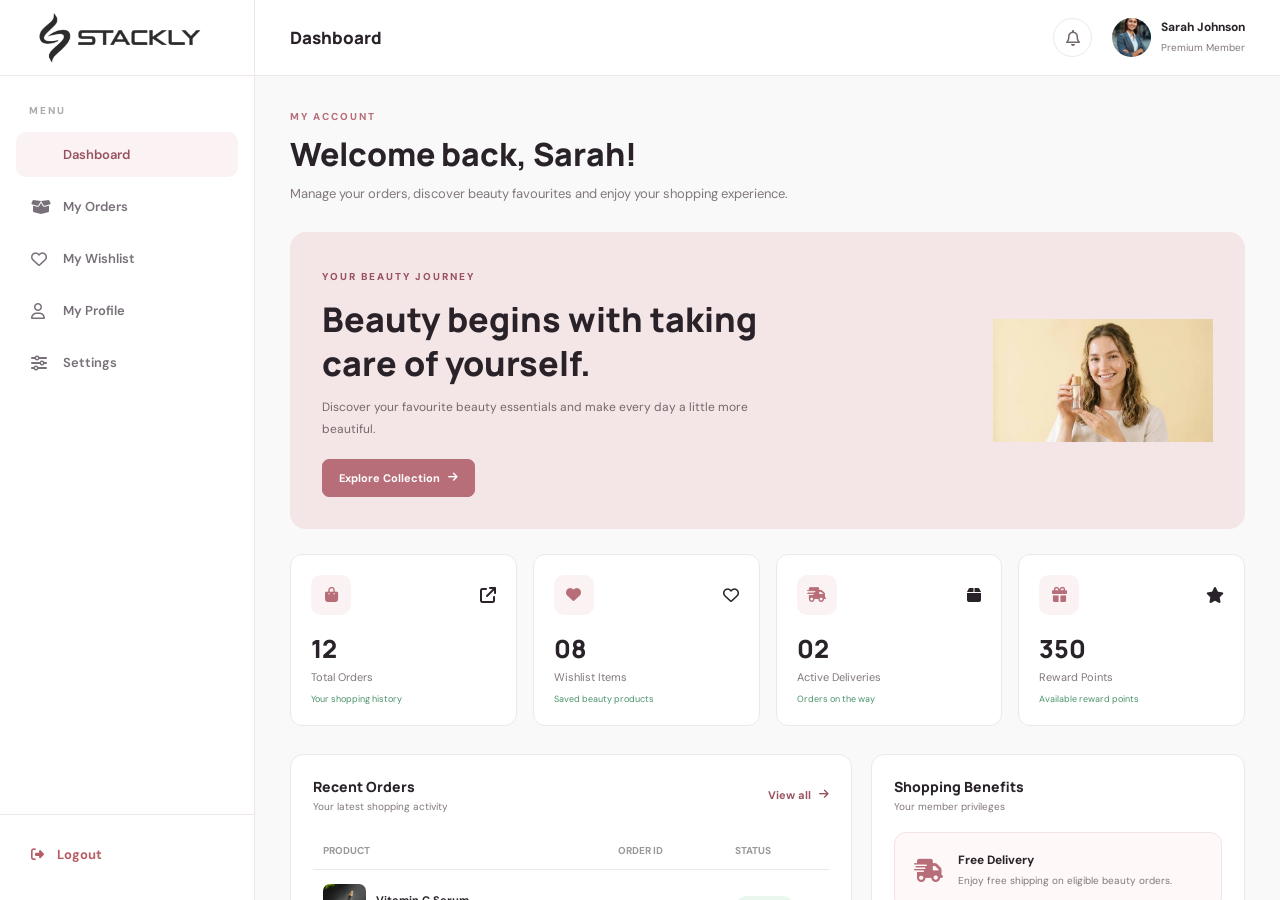
<file: user-dashboard.html>
<!DOCTYPE html>
<html lang="en">
<head>
<meta charset="UTF-8">
<meta name="viewport" content="width=device-width, initial-scale=1.0">
<title>user
     Dashboard</title>

<link rel="preconnect" href="https://fonts.googleapis.com">
<link href="https://fonts.googleapis.com/css2?family=DM+Sans:wght@400;500;600;700;800&family=Manrope:wght@400;500;600;700;800&display=swap" rel="stylesheet">
<link rel="stylesheet" href="https://cdnjs.cloudflare.com/ajax/libs/font-awesome/6.7.2/css/all.min.css">

<style>
:root{
    --primary:#b76e79;
    --primary-dark:#98535f;
    --soft:#fbf2f3;
    --dark:#292329;
    --text:#81777d;
    --border:#eee7e9;
    --white:#fff;
    --sidebar:255px;
    --header:76px;
}
*{margin:0;padding:0;box-sizing:border-box}
body{font-family:"DM Sans",sans-serif;background:#faf9f9;color:var(--dark);overflow:hidden}
button,a{font:inherit}
a{text-decoration:none;color:inherit}
button{cursor:pointer}
img{display:block;width:100%;object-fit:cover}

/* SIDEBAR */
.sidebar{
    position:fixed;inset:0 auto 0 0;width:var(--sidebar);
    background:white;border-right:1px solid var(--border);
    display:flex;flex-direction:column;z-index:100;
    transition:transform .3s ease;
}
.brand{
    min-height:var(--header);padding:0 25px;
    display:flex;align-items:center;gap:12px;
    border-bottom:1px solid var(--border);
}
.brand-mark{
    width:44px;height:44px;display:grid;place-items:center;
    background:var(--primary);color:white;border-radius:13px;
    font:700 26px Georgia,serif;
}
.brand-name{display:block;font:800 15px Manrope;letter-spacing:1.5px}
.brand-sub{display:block;font-size:9px;letter-spacing:2px;color:var(--text);margin-top:3px}
.sidebar-content{padding:28px 16px;flex:1;overflow-y:auto}
.nav-label{padding:0 13px;margin-bottom:15px;font-size:10px;font-weight:800;letter-spacing:2px;color:#aaa}
.nav-menu{display:grid;gap:7px}
.nav-link{
    display:flex;align-items:center;gap:13px;width:100%;
    border:0;background:transparent;color:#777078;
    padding:14px 15px;border-radius:10px;
    text-align:left;font-size:13px;font-weight:600;transition:.25s;
}
.nav-link i{width:19px;font-size:16px}
.nav-link:hover,.nav-link.active{background:var(--soft);color:var(--primary-dark)}
.sidebar-bottom{padding:17px 16px 23px;border-top:1px solid var(--border)}
.logout-btn{
    display:flex;align-items:center;gap:13px;width:100%;
    border:0;background:transparent;color:#b75d67;
    padding:14px 15px;border-radius:10px;font-size:13px;font-weight:700;
}
.logout-btn:hover{background:#fff0f0}

/* MAIN + STICKY HEADER */
.main-area{margin-left:var(--sidebar);height:100vh;display:flex;flex-direction:column}
.top-header{
    height:var(--header);min-height:var(--header);
    position:sticky;top:0;z-index:50;background:rgba(255,255,255,.97);
    border-bottom:1px solid var(--border);
    display:flex;align-items:center;justify-content:space-between;padding:0 35px;
}
.header-left,.header-right{display:flex;align-items:center;gap:15px}
.header-title{font:800 17px Manrope}
.header-right{gap:20px}
.header-icon{
    width:39px;height:39px;display:grid;place-items:center;
    border:1px solid var(--border);border-radius:50%;
    color:#71676d;background:white;
}
.header-user{display:flex;align-items:center;gap:10px}
.header-user img{width:39px;height:39px;border-radius:50%}
.header-user strong{display:block;font-size:12px}
.header-user small{font-size:10px;color:var(--text)}
.menu-toggle{display:none;border:0;background:none;font-size:20px}

/* CONTENT */
.content-area{flex:1;overflow-y:auto;padding:34px 35px 55px;scroll-behavior:smooth}
.page-section{display:none;animation:fadeIn .3s ease}
.page-section.active{display:block}
@keyframes fadeIn{from{opacity:0;transform:translateY(8px)}to{opacity:1;transform:translateY(0)}}
.page-heading{margin-bottom:27px}
.eyebrow{display:block;color:var(--primary);font-size:10px;font-weight:800;letter-spacing:2px;margin-bottom:9px}
.page-heading h1{font:800 clamp(25px,3vw,32px) Manrope;margin-bottom:7px}
.page-heading p{font-size:13px;color:var(--text);line-height:1.7}
.section-heading{
    display:flex;align-items:center;justify-content:space-between;
    gap:15px;margin-bottom:19px;
}
.section-heading h2{font:800 16px Manrope}
.section-heading p{font-size:11px;color:var(--text);margin-top:5px}

/* BUTTONS */
.primary-btn,.outline-btn,.text-link,.danger-btn{
    display:inline-flex;align-items:center;justify-content:center;gap:8px;
    border-radius:7px;padding:11px 16px;font-size:11px;font-weight:700;
    transition:.25s;border:1px solid var(--primary);
}
.primary-btn{background:var(--primary);color:white}
.primary-btn:hover{background:var(--primary-dark)}
.outline-btn{color:var(--primary-dark);background:white}
.outline-btn:hover{background:var(--soft)}
.text-link{border:0;padding:5px 0;background:transparent;color:var(--primary-dark)}
.danger-btn{background:white;color:#b75d67;border-color:#f0d9dc}

/* WELCOME */
.welcome-banner{
    background:#f4e5e6;border-radius:16px;min-height:220px;
    padding:32px;display:flex;align-items:center;justify-content:space-between;
    margin-bottom:25px;overflow:hidden;
}
.welcome-content{max-width:470px}
.welcome-content>span{font-size:10px;letter-spacing:2px;font-weight:800;color:var(--primary-dark)}
.welcome-content h2{font:800 clamp(23px,3vw,34px) Manrope;line-height:1.3;margin:12px 0}
.welcome-content p{font-size:12px;color:#77676c;line-height:1.8;margin-bottom:18px}
.welcome-image{width:220px;height:180px;object-fit:contain}

/* STATS */
.stats-grid{display:grid;grid-template-columns:repeat(4,1fr);gap:16px;margin-bottom:28px}
.stat-card{padding:20px;background:white;border:1px solid var(--border);border-radius:12px}
.stat-top{display:flex;justify-content:space-between;align-items:center;margin-bottom:16px}
.stat-icon{
    width:40px;height:40px;display:grid;place-items:center;
    border-radius:10px;background:var(--soft);color:var(--primary);font-size:15px;
}
.stat-card h3{font:800 25px Manrope}
.stat-card p{font-size:11px;color:var(--text);margin-top:4px}
.stat-note{font-size:9px;color:#49936a;margin-top:9px}

/* PANELS */
.panel{background:white;border:1px solid var(--border);border-radius:13px;padding:22px;min-width:0}
.content-grid{display:grid;grid-template-columns:1.5fr 1fr;gap:19px;margin-bottom:24px}
.panel-heading{display:flex;align-items:center;justify-content:space-between;gap:12px;margin-bottom:19px}
.panel-heading h3{font:800 14px Manrope}
.panel-heading p{font-size:10px;color:var(--text);margin-top:4px}

/* TABLE */
.table-wrap{width:100%;overflow-x:auto}
table{width:100%;border-collapse:collapse;min-width:550px}
th{text-align:left;color:#999;font-size:10px;padding:12px 10px;border-bottom:1px solid var(--border)}
td{font-size:11px;color:#665e63;padding:14px 10px;border-bottom:1px solid #f4f0f1}
.product-cell{display:flex;align-items:center;gap:10px;min-width:170px}
.product-cell img{width:43px;height:48px;border-radius:7px}
.product-cell strong{display:block;font-size:11px;color:var(--dark)}
.product-cell small{display:block;font-size:9px;color:var(--text);margin-top:4px}
.status{display:inline-block;padding:6px 9px;border-radius:20px;font-size:9px;font-weight:700;white-space:nowrap}
.delivered{background:#eaf7ef;color:#398456}
.shipped{background:#fff4e5;color:#b47b2b}
.processing{background:#f0ebfa;color:#8160b1}

/* ORDER GRID */
.orders-summary{display:grid;grid-template-columns:repeat(3,1fr);gap:15px;margin-bottom:22px}
.order-summary-card{background:white;border:1px solid var(--border);border-radius:12px;padding:19px}
.order-summary-card i{color:var(--primary);font-size:18px;margin-bottom:13px}
.order-summary-card h3{font:800 23px Manrope}
.order-summary-card p{font-size:11px;color:var(--text);margin-top:4px}
.orders-grid{display:grid;grid-template-columns:repeat(3,minmax(0,1fr));gap:18px}
.order-card{background:white;border:1px solid var(--border);border-radius:12px;overflow:hidden;transition:.25s}
.order-card:hover,.wishlist-card:hover{transform:translateY(-4px);box-shadow:0 12px 28px rgba(50,25,35,.07)}
.order-image{height:190px;background:#f8f0f1;position:relative}
.order-image img{height:100%;object-fit:cover}
.order-number{
    position:absolute;left:11px;top:11px;background:white;
    border-radius:5px;padding:6px 9px;font-size:9px;font-weight:700;
}
.order-info{padding:15px}
.order-category{font-size:9px;letter-spacing:1px;color:var(--text)}
.order-info h3{font-size:13px;margin:7px 0}
.order-meta{display:flex;justify-content:space-between;gap:8px;font-size:10px;color:var(--text);margin:10px 0}
.order-price{font:800 15px Manrope;color:var(--primary-dark);margin:11px 0}
.order-info .outline-btn{width:100%}

/* WISHLIST GRID */
.wishlist-grid{display:grid;grid-template-columns:repeat(4,minmax(0,1fr));gap:18px}
.wishlist-card{background:white;border:1px solid var(--border);border-radius:12px;overflow:hidden;transition:.25s}
.wishlist-image{height:205px;background:#f7eeee;position:relative}
.wishlist-image img{height:100%;object-fit:cover}
.heart{
    position:absolute;right:12px;top:12px;width:33px;height:33px;
    display:grid;place-items:center;background:white;border-radius:50%;color:var(--primary);
}
.wishlist-info{padding:15px}
.wishlist-info small{font-size:9px;color:var(--text);letter-spacing:1px}
.wishlist-info h3{font-size:12px;line-height:1.5;margin:6px 0}
.wishlist-price{font:800 14px Manrope;color:var(--primary-dark);margin:10px 0 13px}
.wishlist-info .primary-btn{width:100%}

/* PROFILE */
.profile-layout{display:grid;grid-template-columns:290px 1fr;gap:20px}
.profile-card{text-align:center}
.profile-photo{width:105px;height:105px;border-radius:50%;margin:0 auto 15px;border:5px solid var(--soft)}
.profile-card h3{font:800 17px Manrope}
.profile-card p{font-size:11px;color:var(--text);margin-top:6px}
.profile-badge{display:inline-block;padding:7px 12px;border-radius:20px;background:var(--soft);color:var(--primary-dark);font-size:9px;margin-top:13px}
.profile-details{display:grid;grid-template-columns:1fr 1fr;gap:14px}
.detail-item{padding:14px;background:#fcfafa;border-radius:8px}
.detail-item small{display:block;font-size:10px;color:var(--text);margin-bottom:7px}
.detail-item strong{font-size:12px;overflow-wrap:anywhere}

/* SETTINGS */
.settings-layout{display:grid;grid-template-columns:1fr 1fr;gap:20px}
.settings-item{display:flex;align-items:center;justify-content:space-between;gap:12px;padding:16px 0;border-bottom:1px solid var(--border)}
.settings-item:last-child{border-bottom:0}
.settings-item-left{display:flex;align-items:center;gap:12px}
.settings-item-left>i{
    width:37px;height:37px;display:grid;place-items:center;
    background:var(--soft);color:var(--primary);border-radius:9px;
}
.settings-item strong{display:block;font-size:11px}
.settings-item small{display:block;font-size:9px;color:var(--text);margin-top:4px}
.settings-arrow{font-size:11px;color:#aaa}

/* EXTRA CONTENT */
.info-strip{
    padding:19px;background:#fff8f8;border:1px solid #f1e3e5;
    border-radius:12px;display:flex;align-items:center;gap:15px;margin-bottom:23px;
}
.info-strip>i{font-size:23px;color:var(--primary)}
.info-strip h3{font-size:12px;margin-bottom:5px}
.info-strip p{font-size:10px;color:var(--text);line-height:1.6}

/* MOBILE */
.mobile-overlay{
    position:fixed;inset:0;background:rgba(25,18,22,.45);
    z-index:90;opacity:0;visibility:hidden;transition:.3s;
}
.mobile-overlay.show{opacity:1;visibility:visible}

@media(max-width:1150px){
    .stats-grid{grid-template-columns:repeat(2,1fr)}
    .wishlist-grid{grid-template-columns:repeat(3,1fr)}
    .orders-grid{grid-template-columns:repeat(2,1fr)}
}
@media(max-width:800px){
    .sidebar{transform:translateX(-100%);width:270px}
    .sidebar.open{transform:translateX(0)}
    .main-area{margin-left:0}
    .menu-toggle{display:block}
    .top-header{padding:0 20px}
    .content-area{padding:25px 20px 40px}
    .content-grid,.profile-layout{grid-template-columns:1fr}
}
@media(max-width:600px){
    :root{--header:65px}
    .top-header{padding:0 14px}
    .header-title{font-size:14px}
    .header-right{gap:10px}
    .header-user .user-text{display:none}
    .content-area{padding:22px 14px 35px}
    .welcome-banner{padding:22px;min-height:190px}
    .welcome-content{max-width:72%}
    .welcome-content h2{font-size:22px}
    .welcome-content p{font-size:10px}
    .welcome-image{width:110px;height:130px}
    .stats-grid{gap:10px}
    .stat-card{padding:14px}
    .stat-card h3{font-size:21px}
    .orders-summary{gap:9px}
    .order-summary-card{padding:13px}
    .order-summary-card h3{font-size:19px}
    .orders-grid{grid-template-columns:repeat(2,minmax(0,1fr));gap:11px}
    .order-image{height:150px}
    .order-info{padding:11px}
    .order-info h3{font-size:11px}
    .order-meta{font-size:9px;flex-wrap:wrap}
    .wishlist-grid{grid-template-columns:repeat(2,minmax(0,1fr));gap:11px}
    .wishlist-image{height:155px}
    .wishlist-info{padding:11px}
    .wishlist-info h3{font-size:11px}
    .profile-details,.settings-layout{grid-template-columns:1fr}
    .panel{padding:16px}
    .page-heading h1{font-size:25px}
}
@media(max-width:370px){
    .orders-grid,.wishlist-grid{grid-template-columns:1fr}
    .order-image,.wishlist-image{height:220px}
    .welcome-image{width:90px}
}


.brand {
    display: inline-flex;
    align-items: center;
    flex-shrink: 0;
}

.brand-logo {
    width: 190px;
    height: 65px;
    object-fit: contain;
    display: block;
}

@media (max-width: 768px) {
    .brand-logo {
        width: 150px;
        height: 55px;
    }
}
</style>
</head>

<body>

<!-- SIDEBAR -->
<aside class="sidebar" id="sidebar">
   <a href="index.html" class="brand" aria-label="Velvet Glow home">
    <img src="assets/logo2.webp"
         alt="Velvet Glow Logo"
         class="brand-logo">
</a>

    <div class="sidebar-content">
        <p class="nav-label">MENU</p>
        <nav class="nav-menu">
            <button class="nav-link active" data-section="dashboard"><i class="fa-solid fa-grid-2"></i>Dashboard</button>
            <button class="nav-link" data-section="orders"><i class="fa-solid fa-box-open"></i>My Orders</button>
            <button class="nav-link" data-section="wishlist"><i class="fa-regular fa-heart"></i>My Wishlist</button>
            <button class="nav-link" data-section="profile"><i class="fa-regular fa-user"></i>My Profile</button>
            <button class="nav-link" data-section="settings"><i class="fa-solid fa-sliders"></i>Settings</button>
        </nav>
    </div>

    <div class="sidebar-bottom">
        <a href="404.html" class="logout-btn"><i class="fa-solid fa-right-from-bracket"></i>Logout</a>
    </div>
</aside>

<div class="mobile-overlay" id="mobileOverlay"></div>

<!-- MAIN -->
<main class="main-area">

<header class="top-header">
    <div class="header-left">
        <button class="menu-toggle" id="menuToggle" aria-label="Open menu"><i class="fa-solid fa-bars"></i></button>
        <h2 class="header-title" id="headerTitle">Dashboard</h2>
    </div>

    <div class="header-right">
        <a href="404.html" class="header-icon" aria-label="Notifications"><i class="fa-regular fa-bell"></i></a>
        <div class="header-user">
            <img src="assets/t2.webp" alt="Sarah Johnson">
            <div class="user-text">
                <strong>Sarah Johnson</strong>
                <small>Premium Member</small>
            </div>
        </div>
    </div>
</header>

<div class="content-area">

<!-- DASHBOARD -->
<section class="page-section active" id="dashboard">
    <div class="page-heading">
        <span class="eyebrow">MY ACCOUNT</span>
        <h1>Welcome back, Sarah!</h1>
        <p>Manage your orders, discover beauty favourites and enjoy your shopping experience.</p>
    </div>

    <div class="welcome-banner">
        <div class="welcome-content">
            <span>YOUR BEAUTY JOURNEY</span>
            <h2>Beauty begins with taking care of yourself.</h2>
            <p>Discover your favourite beauty essentials and make every day a little more beautiful.</p>
            <a href="404.html" class="primary-btn">Explore Collection <i class="fa-solid fa-arrow-right"></i></a>
        </div>
        <img src="assets/c2.webp" alt="Beauty collection" class="welcome-image">
    </div>

    <div class="stats-grid">
        <div class="stat-card"><div class="stat-top"><span class="stat-icon"><i class="fa-solid fa-bag-shopping"></i></span><i class="fa-solid fa-arrow-up-right-from-square"></i></div><h3>12</h3><p>Total Orders</p><div class="stat-note">Your shopping history</div></div>
        <div class="stat-card"><div class="stat-top"><span class="stat-icon"><i class="fa-solid fa-heart"></i></span><i class="fa-regular fa-heart"></i></div><h3>08</h3><p>Wishlist Items</p><div class="stat-note">Saved beauty products</div></div>
        <div class="stat-card"><div class="stat-top"><span class="stat-icon"><i class="fa-solid fa-truck-fast"></i></span><i class="fa-solid fa-box"></i></div><h3>02</h3><p>Active Deliveries</p><div class="stat-note">Orders on the way</div></div>
        <div class="stat-card"><div class="stat-top"><span class="stat-icon"><i class="fa-solid fa-gift"></i></span><i class="fa-solid fa-star"></i></div><h3>350</h3><p>Reward Points</p><div class="stat-note">Available reward points</div></div>
    </div>

    <div class="content-grid">
        <div class="panel">
            <div class="panel-heading">
                <div><h3>Recent Orders</h3><p>Your latest shopping activity</p></div>
                <button class="text-link" data-go-404>View all <i class="fa-solid fa-arrow-right"></i></button>
            </div>
            <div class="table-wrap">
                <table>
                    <thead><tr><th>PRODUCT</th><th>ORDER ID</th><th>STATUS</th></tr></thead>
                    <tbody>
                        <tr><td><div class="product-cell"><img src="assets/h5.webp" alt="Vitamin C Serum"><div><strong>Vitamin C Serum</strong><small>Skincare</small></div></div></td><td>#VG10245</td><td><span class="status delivered">Delivered</span></td></tr>
                        <tr><td><div class="product-cell"><img src="assets/h25.webp" alt="Moisturizer"><div><strong>Daily Moisturizer</strong><small>Skincare</small></div></div></td><td>#VG10244</td><td><span class="status shipped">Shipped</span></td></tr>
                        <tr><td><div class="product-cell"><img src="assets/h19.webp" alt="Lipstick"><div><strong>Velvet Lipstick</strong><small>Makeup</small></div></div></td><td>#VG10243</td><td><span class="status processing">Processing</span></td></tr>
                    </tbody>
                </table>
            </div>
        </div>

        <div class="panel">
            <div class="panel-heading"><div><h3>Shopping Benefits</h3><p>Your member privileges</p></div></div>
            <div class="info-strip"><i class="fa-solid fa-truck-fast"></i><div><h3>Free Delivery</h3><p>Enjoy free shipping on eligible beauty orders.</p></div></div>
            <div class="info-strip"><i class="fa-solid fa-gift"></i><div><h3>Reward Benefits</h3><p>Collect points and explore exclusive member rewards.</p></div></div>
            <div class="info-strip"><i class="fa-solid fa-heart"></i><div><h3>Personal Wishlist</h3><p>Keep your favourite products saved in one place.</p></div></div>
        </div>
    </div>

    <div class="panel">
        <div class="section-heading">
            <div><h2>Recommended For You</h2><p>Beauty essentials selected for your next routine</p></div>
            <a href="404.html" class="text-link">Explore more <i class="fa-solid fa-arrow-right"></i></a>
        </div>
        <div class="wishlist-grid">
            <article class="wishlist-card"><div class="wishlist-image"><img src="assets/h22.webp" alt="Brightening serum"></div><div class="wishlist-info"><small>SKINCARE</small><h3>Brightening Face Serum</h3><div class="wishlist-price">₹899</div><a href="404.html" class="primary-btn">View Product</a></div></article>
            <article class="wishlist-card"><div class="wishlist-image"><img src="assets/h9.webp" alt="Hydrating cream"></div><div class="wishlist-info"><small>SKINCARE</small><h3>Hydrating Face Cream</h3><div class="wishlist-price">₹749</div><a href="404.html" class="primary-btn">View Product</a></div></article>
            <article class="wishlist-card"><div class="wishlist-image"><img src="assets/h18.webp" alt="Lipstick"></div><div class="wishlist-info"><small>MAKEUP</small><h3>Velvet Matte Lipstick</h3><div class="wishlist-price">₹599</div><a href="404.html" class="primary-btn">View Product</a></div></article>
            <article class="wishlist-card"><div class="wishlist-image"><img src="assets/n1.webp" alt="Perfume"></div><div class="wishlist-info"><small>FRAGRANCE</small><h3>Floral Signature Perfume</h3><div class="wishlist-price">₹1,299</div><a href="404.html" class="primary-btn">View Product</a></div></article>
        </div>
    </div>
</section>

<!-- MY ORDERS -->
<section class="page-section" id="orders">
    <div class="page-heading">
        <span class="eyebrow">SHOPPING HISTORY</span>
        <h1>My Orders</h1>
        <p>Track your purchases, review order information and check delivery status.</p>
    </div>

    <div class="orders-summary">
        <div class="order-summary-card"><i class="fa-solid fa-box"></i><h3>12</h3><p>Total Orders</p></div>
        <div class="order-summary-card"><i class="fa-solid fa-truck-fast"></i><h3>02</h3><p>In Transit</p></div>
        <div class="order-summary-card"><i class="fa-solid fa-circle-check"></i><h3>10</h3><p>Delivered</p></div>
    </div>

    <div class="info-strip">
        <i class="fa-solid fa-circle-info"></i>
        <div><h3>Your Orders At A Glance</h3><p>Find your product details, order dates and delivery status below. These are sample dashboard records.</p></div>
    </div>

    <div class="section-heading">
        <div><h2>All Orders</h2><p>Explore your recent purchases</p></div>
        <a href="404.html" class="outline-btn"><i class="fa-solid fa-download"></i> Download Report</a>
    </div>

    <div class="orders-grid">

        <article class="order-card">
            <div class="order-image"><img src="assets/f6.webp" alt="Vitamin C serum"><span class="order-number">#VG10245</span></div>
            <div class="order-info"><span class="order-category">SKINCARE</span><h3>Vitamin C Brightening Serum</h3><div class="order-meta"><span>25 Oct 2026</span><span>Qty: 1</span></div><span class="status delivered">Delivered</span><div class="order-price">₹899</div><a href="404.html" class="outline-btn">View Details <i class="fa-solid fa-arrow-right"></i></a></div>
        </article>

        <article class="order-card">
            <div class="order-image"><img src="assets/f2.webp" alt="Daily moisturizer"><span class="order-number">#VG10244</span></div>
            <div class="order-info"><span class="order-category">SKINCARE</span><h3>Daily Hydrating Moisturizer</h3><div class="order-meta"><span>23 Oct 2026</span><span>Qty: 1</span></div><span class="status shipped">Shipped</span><div class="order-price">₹749</div><a href="404.html" class="outline-btn">Track Order <i class="fa-solid fa-arrow-right"></i></a></div>
        </article>

        <article class="order-card">
            <div class="order-image"><img src="assets/f4.webp" alt="Velvet lipstick"><span class="order-number">#VG10243</span></div>
            <div class="order-info"><span class="order-category">MAKEUP</span><h3>Velvet Matte Lipstick</h3><div class="order-meta"><span>20 Oct 2026</span><span>Qty: 2</span></div><span class="status processing">Processing</span><div class="order-price">₹1,198</div><a href="404.html" class="outline-btn">View Details <i class="fa-solid fa-arrow-right"></i></a></div>
        </article>

        <article class="order-card">
            <div class="order-image"><img src="assets/f3.webp" alt="Floral perfume"><span class="order-number">#VG10242</span></div>
            <div class="order-info"><span class="order-category">FRAGRANCE</span><h3>Floral Signature Perfume</h3><div class="order-meta"><span>18 Oct 2026</span><span>Qty: 1</span></div><span class="status delivered">Delivered</span><div class="order-price">₹1,299</div><a href="404.html" class="outline-btn">View Details <i class="fa-solid fa-arrow-right"></i></a></div>
        </article>

        <article class="order-card">
            <div class="order-image"><img src="assets/h2.webp" alt="Face cleanser"><span class="order-number">#VG10241</span></div>
            <div class="order-info"><span class="order-category">SKINCARE</span><h3>Gentle Daily Face Cleanser</h3><div class="order-meta"><span>15 Oct 2026</span><span>Qty: 1</span></div><span class="status delivered">Delivered</span><div class="order-price">₹499</div><a href="404.html" class="outline-btn">View Details <i class="fa-solid fa-arrow-right"></i></a></div>
        </article>

        <article class="order-card">
            <div class="order-image"><img src="assets/f15.webp" alt="Sunscreen"><span class="order-number">#VG10240</span></div>
            <div class="order-info"><span class="order-category">SKINCARE</span><h3>Daily Protection Sunscreen</h3><div class="order-meta"><span>12 Oct 2026</span><span>Qty: 1</span></div><span class="status delivered">Delivered</span><div class="order-price">₹699</div><a href="404.html" class="outline-btn">View Details <i class="fa-solid fa-arrow-right"></i></a></div>
        </article>

    </div>
</section>

<!-- MY WISHLIST -->
<section class="page-section" id="wishlist">
    <div class="page-heading">
        <span class="eyebrow">SAVED FOR LATER</span>
        <h1>My Wishlist</h1>
        <p>Your personal collection of beauty favourites. Keep the products you love close.</p>
    </div>

    <div class="orders-summary">
        <div class="order-summary-card"><i class="fa-solid fa-heart"></i><h3>08</h3><p>Saved Products</p></div>
        <div class="order-summary-card"><i class="fa-solid fa-spa"></i><h3>04</h3><p>Skincare Products</p></div>
        <div class="order-summary-card"><i class="fa-solid fa-wand-magic-sparkles"></i><h3>04</h3><p>Beauty & Fragrance</p></div>
    </div>

    <div class="info-strip">
        <i class="fa-regular fa-heart"></i>
        <div><h3>Your Beauty Collection</h3><p>All your favourite skincare, makeup and fragrance products are collected here for easy access.</p></div>
    </div>

    <div class="section-heading">
        <div><h2>Saved Products</h2><p>8 products in your wishlist</p></div>
        <a href="404.html" class="outline-btn">Explore Products <i class="fa-solid fa-arrow-right"></i></a>
    </div>

    <div class="wishlist-grid">

        <article class="wishlist-card"><div class="wishlist-image"><img src="assets/l.webp" alt="Vitamin C brightening serum"><span class="heart"><i class="fa-solid fa-heart"></i></span></div><div class="wishlist-info"><small>SKINCARE</small><h3>Vitamin C Brightening Serum</h3><div class="wishlist-price">₹899</div><a href="404.html" class="primary-btn">Add to Cart <i class="fa-solid fa-bag-shopping"></i></a></div></article>

        <article class="wishlist-card"><div class="wishlist-image"><img src="assets/n11.webp" alt="Hydrating face cream"><span class="heart"><i class="fa-solid fa-heart"></i></span></div><div class="wishlist-info"><small>SKINCARE</small><h3>Daily Hydrating Face Cream</h3><div class="wishlist-price">₹749</div><a href="404.html" class="primary-btn">Add to Cart <i class="fa-solid fa-bag-shopping"></i></a></div></article>

        <article class="wishlist-card"><div class="wishlist-image"><img src="assets/h15.webp" alt="Velvet lipstick"><span class="heart"><i class="fa-solid fa-heart"></i></span></div><div class="wishlist-info"><small>MAKEUP</small><h3>Velvet Matte Lipstick</h3><div class="wishlist-price">₹599</div><a href="404.html" class="primary-btn">Add to Cart <i class="fa-solid fa-bag-shopping"></i></a></div></article>

        <article class="wishlist-card"><div class="wishlist-image"><img src="assets/h20.webp" alt="Floral signature perfume"><span class="heart"><i class="fa-solid fa-heart"></i></span></div><div class="wishlist-info"><small>FRAGRANCE</small><h3>Floral Signature Perfume</h3><div class="wishlist-price">₹1,299</div><a href="404.html" class="primary-btn">Add to Cart <i class="fa-solid fa-bag-shopping"></i></a></div></article>

        <article class="wishlist-card"><div class="wishlist-image"><img src="assets/h17.webp" alt="Gentle face cleanser"><span class="heart"><i class="fa-solid fa-heart"></i></span></div><div class="wishlist-info"><small>SKINCARE</small><h3>Gentle Daily Face Cleanser</h3><div class="wishlist-price">₹499</div><a href="404.html" class="primary-btn">Add to Cart <i class="fa-solid fa-bag-shopping"></i></a></div></article>

        <article class="wishlist-card"><div class="wishlist-image"><img src="assets/h16.webp" alt="Daily sunscreen"><span class="heart"><i class="fa-solid fa-heart"></i></span></div><div class="wishlist-info"><small>SKINCARE</small><h3>Daily Protection Sunscreen</h3><div class="wishlist-price">₹699</div><a href="404.html" class="primary-btn">Add to Cart <i class="fa-solid fa-bag-shopping"></i></a></div></article>

        <article class="wishlist-card"><div class="wishlist-image"><img src="assets/h18.webp" alt="Nude makeup palette"><span class="heart"><i class="fa-solid fa-heart"></i></span></div><div class="wishlist-info"><small>MAKEUP</small><h3>Everyday Nude Palette</h3><div class="wishlist-price">₹999</div><a href="404.html" class="primary-btn">Add to Cart <i class="fa-solid fa-bag-shopping"></i></a></div></article>

        <article class="wishlist-card"><div class="wishlist-image"><img src="assets/h24.webp" alt="Silky body lotion"><span class="heart"><i class="fa-solid fa-heart"></i></span></div><div class="wishlist-info"><small>BODY CARE</small><h3>Silky Nourishing Body Lotion</h3><div class="wishlist-price">₹649</div><a href="404.html" class="primary-btn">Add to Cart <i class="fa-solid fa-bag-shopping"></i></a></div></article>

    </div>
</section>

<!-- PROFILE -->
<section class="page-section" id="profile">
    <div class="page-heading">
        <span class="eyebrow">PERSONAL INFORMATION</span>
        <h1>My Profile</h1>
        <p>View your personal details, membership and account information.</p>
    </div>

    <div class="profile-layout">
        <div class="panel profile-card">
            <img src="assets/f1.webp" alt="Sarah Johnson" class="profile-photo">
            <h3>Sarah Johnson</h3>
            <p>Premium Member</p>
            <span class="profile-badge"><i class="fa-solid fa-star"></i> Gold Member</span>
            <div style="margin-top:20px"><a href="404.html" class="primary-btn">Edit Profile <i class="fa-solid fa-pen"></i></a></div>
        </div>

        <div class="panel">
            <div class="panel-heading"><div><h3>Personal Details</h3><p>Your registered account information</p></div></div>
            <div class="profile-details">
                <div class="detail-item"><small>Full Name</small><strong>Sarah Johnson</strong></div>
                <div class="detail-item"><small>Email Address</small><strong>sarah@example.com</strong></div>
                <div class="detail-item"><small>Phone Number</small><strong>+91 98765 43210</strong></div>
                <div class="detail-item"><small>Member Since</small><strong>January 2025</strong></div>
                <div class="detail-item"><small>Gender</small><strong>Female</strong></div>
                <div class="detail-item"><small>Date of Birth</small><strong>12 June 1998</strong></div>
                <div class="detail-item" style="grid-column:1/-1"><small>Delivery Address</small><strong>24, Green Park Street, Chennai, Tamil Nadu, India - 600001</strong></div>
            </div>
            <div style="margin-top:19px"><a href="404.html" class="outline-btn">Update Information <i class="fa-solid fa-arrow-right"></i></a></div>
        </div>
    </div>

    <div class="content-grid" style="margin-top:20px">
        <div class="panel">
            <div class="panel-heading"><div><h3>Membership Information</h3><p>Your Velvet Glow membership</p></div></div>
            <div class="detail-item" style="margin-bottom:12px"><small>Membership Level</small><strong>Gold Member</strong></div>
            <div class="detail-item" style="margin-bottom:12px"><small>Reward Points</small><strong>350 Points</strong></div>
            <div class="detail-item"><small>Account Status</small><strong>Active</strong></div>
        </div>
        <div class="panel">
            <div class="panel-heading"><div><h3>Account Support</h3><p>Need assistance with your profile?</p></div></div>
            <p style="font-size:12px;color:var(--text);line-height:1.8;margin-bottom:16px">For help with account information, delivery addresses or membership details, visit our support section.</p>
            <a href="404.html" class="outline-btn">Contact Support <i class="fa-solid fa-arrow-right"></i></a>
        </div>
    </div>
</section>

<!-- SETTINGS -->
<section class="page-section" id="settings">
    <div class="page-heading">
        <span class="eyebrow">ACCOUNT PREFERENCES</span>
        <h1>Settings</h1>
        <p>Manage your account preferences, privacy and security options.</p>
    </div>

    <div class="settings-layout">
        <div class="panel">
            <div class="panel-heading"><div><h3>Account Settings</h3><p>Manage your personal account</p></div></div>
            <a href="404.html" class="settings-item"><div class="settings-item-left"><i class="fa-regular fa-user"></i><div><strong>Personal Information</strong><small>Update your account details</small></div></div><i class="fa-solid fa-chevron-right settings-arrow"></i></a>
            <a href="404.html" class="settings-item"><div class="settings-item-left"><i class="fa-solid fa-location-dot"></i><div><strong>Saved Addresses</strong><small>Manage delivery addresses</small></div></div><i class="fa-solid fa-chevron-right settings-arrow"></i></a>
            <a href="404.html" class="settings-item"><div class="settings-item-left"><i class="fa-solid fa-lock"></i><div><strong>Password & Security</strong><small>Manage account security</small></div></div><i class="fa-solid fa-chevron-right settings-arrow"></i></a>
            <a href="404.html" class="settings-item"><div class="settings-item-left"><i class="fa-regular fa-credit-card"></i><div><strong>Payment Methods</strong><small>Manage payment options</small></div></div><i class="fa-solid fa-chevron-right settings-arrow"></i></a>
        </div>

        <div class="panel">
            <div class="panel-heading"><div><h3>Preferences & Support</h3><p>Customise your shopping experience</p></div></div>
            <a href="404.html" class="settings-item"><div class="settings-item-left"><i class="fa-regular fa-bell"></i><div><strong>Notifications</strong><small>Manage notification preferences</small></div></div><i class="fa-solid fa-chevron-right settings-arrow"></i></a>
            <a href="404.html" class="settings-item"><div class="settings-item-left"><i class="fa-solid fa-globe"></i><div><strong>Language & Region</strong><small>Choose your preferred language</small></div></div><i class="fa-solid fa-chevron-right settings-arrow"></i></a>
            <a href="404.html" class="settings-item"><div class="settings-item-left"><i class="fa-regular fa-circle-question"></i><div><strong>Help & Support</strong><small>Get help with your account</small></div></div><i class="fa-solid fa-chevron-right settings-arrow"></i></a>
            <a href="404.html" class="settings-item"><div class="settings-item-left"><i class="fa-solid fa-shield-halved"></i><div><strong>Privacy Policy</strong><small>Read privacy information</small></div></div><i class="fa-solid fa-chevron-right settings-arrow"></i></a>
        </div>
    </div>

    <div class="panel" style="margin-top:20px">
        <div class="panel-heading"><div><h3>Account Actions</h3><p>Manage your account access</p></div></div>
        <a href="404.html" class="danger-btn"><i class="fa-solid fa-right-from-bracket"></i> Sign Out</a>
    </div>
</section>

</div>
</main>

<script>
/* DASHBOARD NAVIGATION - NO STORAGE */

const sidebar = document.getElementById("sidebar");
const menuToggle = document.getElementById("menuToggle");
const overlay = document.getElementById("mobileOverlay");
const headerTitle = document.getElementById("headerTitle");
const contentArea = document.querySelector(".content-area");

const navLinks = document.querySelectorAll(".nav-link");
const sections = document.querySelectorAll(".page-section");

navLinks.forEach(link => {
    link.addEventListener("click", () => {
        const sectionId = link.dataset.section;
        const target = document.getElementById(sectionId);

        if (!target) return;

        navLinks.forEach(item => item.classList.remove("active"));
        sections.forEach(item => item.classList.remove("active"));

        link.classList.add("active");
        target.classList.add("active");

        headerTitle.textContent = link.textContent.trim();
        contentArea.scrollTop = 0;

        closeSidebar();
    });
});

function openSidebar(){
    sidebar.classList.add("open");
    overlay.classList.add("show");
    document.body.style.overflow = "hidden";
}

function closeSidebar(){
    sidebar.classList.remove("open");
    overlay.classList.remove("show");
    document.body.style.overflow = "";
}

menuToggle.addEventListener("click", openSidebar);
overlay.addEventListener("click", closeSidebar);

document.addEventListener("keydown", event => {
    if(event.key === "Escape") closeSidebar();
});

/* Content buttons navigate to 404 */
document.querySelectorAll("[data-go-404]").forEach(button => {
    button.addEventListener("click", () => {
        window.location.href = "404.html";
    });
});
</script>

</body>
</html>
</file>
<file: css/style.css>
/* =========================================================
   ÉLORA — CINEMATIC LUXURY BEAUTY PRELOADER
   PERFUME → MAKEUP BRUSH → LIPSTICK → BRAND REVEAL
========================================================= */

:root {
    --elora-black: #100c0d;
    --elora-dark: #191113;
    --elora-rose: #d69a9e;
    --elora-pink: #f0c4c5;
    --elora-gold: #c9a66b;
    --elora-cream: #f8eee7;
    --elora-white: #fffaf7;
}


/* =========================================================
   MAIN PRELOADER
========================================================= */

.preloader {
    position: fixed;
    inset: 0;
    z-index: 999999;

    width: 100%;
    height: 100%;
    min-height: 100vh;
    min-height: 100svh;

    overflow: hidden;

    display: flex;
    align-items: center;
    justify-content: center;

    color: var(--elora-white);

    background:
        radial-gradient(
            ellipse at 50% 45%,
            rgba(105, 50, 60, 0.23),
            transparent 43%
        ),
        radial-gradient(
            ellipse at 15% 80%,
            rgba(201, 166, 107, 0.09),
            transparent 35%
        ),
        radial-gradient(
            ellipse at 90% 15%,
            rgba(214, 154, 158, 0.08),
            transparent 30%
        ),
        var(--elora-black);

    opacity: 1;
    visibility: visible;

    transition:
        opacity 1s ease,
        visibility 1s ease,
        transform 1.25s cubic-bezier(.76, 0, .24, 1);

    isolation: isolate;
}


/* LOADED STATE */

.preloader.is-loaded {
    opacity: 0;
    visibility: hidden;
    pointer-events: none;

    transform: scale(1.08);
}


/* =========================================================
   BACKGROUND NOISE
========================================================= */

.preloader-noise {
    position: absolute;
    inset: -50%;

    z-index: -1;

    pointer-events: none;

    opacity: 0.14;

    background-image: url("data:image/svg+xml,%3Csvg viewBox='0 0 180 180' xmlns='http://www.w3.org/2000/svg'%3E%3Cfilter id='n'%3E%3CfeTurbulence type='fractalNoise' baseFrequency='.85' numOctaves='3' stitchTiles='stitch'/%3E%3C/filter%3E%3Crect width='100%25' height='100%25' filter='url(%23n)' opacity='.24'/%3E%3C/svg%3E");

    animation: eloraNoiseMove 0.3s steps(2) infinite;
}

@keyframes eloraNoiseMove {
    0% {
        transform: translate(0, 0);
    }

    25% {
        transform: translate(1%, -1%);
    }

    50% {
        transform: translate(-1%, 1%);
    }

    75% {
        transform: translate(1%, 1%);
    }

    100% {
        transform: translate(-1%, -1%);
    }
}


/* =========================================================
   INNER WRAPPER
========================================================= */

.preloader-inner {
    position: relative;

    width: min(100%, 1440px);
    height: 100%;

    min-height: 600px;

    display: flex;
    flex-direction: column;
    align-items: center;
    justify-content: center;

    padding: 35px 45px;

    perspective: 1400px;
}


/* =========================================================
   BRAND HEADER
========================================================= */

.preloader-brand {
    position: absolute;

    top: 42px;
    left: 55px;

    z-index: 20;

    display: flex;
    align-items: center;

    opacity: 0;

    animation: eloraBrandEnter 1s 0.25s ease forwards;
}

.preloader-brand-copy {
    display: flex;
    flex-direction: column;
    gap: 7px;
}

.preloader-brand-copy strong {
    font-family: "Playfair Display", Georgia, serif;

    font-size: clamp(25px, 2.5vw, 35px);

    font-weight: 500;

    letter-spacing: 0.24em;

    color: var(--elora-cream);
}

.preloader-brand-copy small {
    font-family: "DM Sans", sans-serif;

    font-size: 9px;

    font-weight: 500;

    letter-spacing: 0.2em;

    color: var(--elora-gold);
}

@keyframes eloraBrandEnter {
    from {
        opacity: 0;
        transform: translateY(-15px);
    }

    to {
        opacity: 1;
        transform: translateY(0);
    }
}


/* =========================================================
   CINEMATIC STAGE
========================================================= */

.preloader-stage {
    position: relative;

    width: 100%;
    max-width: 1100px;

    height: min(650px, 72vh);
    height: min(650px, 72svh);

    min-height: 410px;

    margin: auto;

    display: flex;
    align-items: center;
    justify-content: center;

    transform-style: preserve-3d;

    isolation: isolate;
}


/* =========================================================
   BACKGROUND ORBITS
========================================================= */

.beauty-orbit {
    position: absolute;

    left: 50%;
    top: 50%;

    border: 1px solid rgba(214, 154, 158, 0.17);

    border-radius: 50%;

    pointer-events: none;

    transform-style: preserve-3d;

    opacity: 0;

    animation:
        eloraOrbitEnter 1.5s 0.6s ease forwards,
        eloraOrbitRotate 22s linear infinite;
}

.beauty-orbit-one {
    width: 360px;
    height: 360px;

    transform: translate(-50%, -50%) rotateX(68deg);
}

.beauty-orbit-two {
    width: 490px;
    height: 490px;

    border-color: rgba(201, 166, 107, 0.13);

    animation-duration: 1.5s, 30s;

    animation-delay: 0.8s, 0s;

    transform: translate(-50%, -50%) rotateX(68deg) rotateY(30deg);
}

.beauty-orbit-three {
    width: 610px;
    height: 610px;

    border-style: dashed;

    border-color: rgba(240, 196, 197, 0.09);

    animation-duration: 1.5s, 42s;

    transform: translate(-50%, -50%) rotateX(70deg);
}

@keyframes eloraOrbitEnter {
    from {
        opacity: 0;
    }

    to {
        opacity: 1;
    }
}

@keyframes eloraOrbitRotate {
    from {
        rotate: 0deg;
    }

    to {
        rotate: 360deg;
    }
}


/* =========================================================
   FLOATING PARTICLES
========================================================= */

.beauty-particles {
    position: absolute;
    inset: 0;

    overflow: hidden;

    pointer-events: none;
}

.beauty-particles span {
    position: absolute;

    left: calc(var(--particle-x, 50) * 1%);
    top: calc(var(--particle-y, 50) * 1%);

    width: var(--particle-size, 4px);
    height: var(--particle-size, 4px);

    border-radius: 50%;

    background: var(--elora-gold);

    box-shadow:
        0 0 10px rgba(201, 166, 107, 0.7),
        0 0 24px rgba(214, 154, 158, 0.35);

    opacity: 0;

    animation: eloraParticleFloat var(--particle-duration, 5s) ease-in-out infinite;
    animation-delay: var(--particle-delay, 0s);
}

.beauty-particles span:nth-child(1) {
    --particle-x: 12;
    --particle-y: 28;
    --particle-size: 3px;
    --particle-duration: 5s;
    --particle-delay: 0s;
}

.beauty-particles span:nth-child(2) {
    --particle-x: 23;
    --particle-y: 75;
    --particle-size: 5px;
    --particle-duration: 7s;
    --particle-delay: 0.5s;
}

.beauty-particles span:nth-child(3) {
    --particle-x: 78;
    --particle-y: 20;
    --particle-size: 4px;
    --particle-duration: 6s;
    --particle-delay: 1s;
}

.beauty-particles span:nth-child(4) {
    --particle-x: 88;
    --particle-y: 65;
    --particle-size: 3px;
    --particle-duration: 4s;
    --particle-delay: 1.5s;
}

.beauty-particles span:nth-child(5) {
    --particle-x: 48;
    --particle-y: 12;
    --particle-size: 3px;
    --particle-duration: 6s;
    --particle-delay: 0.8s;
}

.beauty-particles span:nth-child(6) {
    --particle-x: 66;
    --particle-y: 82;
    --particle-size: 4px;
    --particle-duration: 7s;
    --particle-delay: 0.2s;
}

.beauty-particles span:nth-child(7) {
    --particle-x: 36;
    --particle-y: 18;
    --particle-size: 2px;
    --particle-duration: 5s;
    --particle-delay: 1.2s;
}

.beauty-particles span:nth-child(8) {
    --particle-x: 92;
    --particle-y: 38;
    --particle-size: 5px;
    --particle-duration: 6s;
    --particle-delay: 0.4s;
}

.beauty-particles span:nth-child(9) {
    --particle-x: 15;
    --particle-y: 50;
    --particle-size: 3px;
    --particle-duration: 8s;
    --particle-delay: 2s;
}

.beauty-particles span:nth-child(10) {
    --particle-x: 54;
    --particle-y: 90;
    --particle-size: 4px;
    --particle-duration: 5s;
    --particle-delay: 1.6s;
}

@keyframes eloraParticleFloat {
    0% {
        opacity: 0;
        transform: translate3d(0, 25px, 0) scale(0.4);
    }

    25% {
        opacity: 0.8;
    }

    70% {
        opacity: 0.7;
    }

    100% {
        opacity: 0;
        transform: translate3d(20px, -65px, 30px) scale(1.4);
    }
}


/* =========================================================
   PERFUME BOTTLE
========================================================= */

.preloader-perfume {
    position: absolute;

    left: 19%;
    top: 48%;

    z-index: 5;

    width: 150px;
    height: 290px;

    transform-style: preserve-3d;

    opacity: 0;

    transform: translate3d(-100px, 40px, 80px) rotateY(-35deg);

    animation:
        eloraPerfumeEnter 1.4s 0.65s cubic-bezier(.16, 1, .3, 1) forwards,
        eloraPerfumeFloat 5s 2.1s ease-in-out infinite;
}

@keyframes eloraPerfumeEnter {
    from {
        opacity: 0;
        transform: translate3d(-100px, 40px, 80px) rotateY(-35deg) rotateZ(-12deg);
    }

    to {
        opacity: 1;
        transform: translate3d(0, 0, 0) rotateY(-12deg) rotateZ(-5deg);
    }
}

@keyframes eloraPerfumeFloat {
    0%, 100% {
        translate: 0 0;
    }

    50% {
        translate: 0 -17px;
    }
}

.perfume-shadow {
    position: absolute;

    left: 5%;
    right: 5%;
    bottom: 1%;

    height: 25px;

    border-radius: 50%;

    background: rgba(0, 0, 0, 0.65);

    filter: blur(12px);

    transform: rotateX(70deg);
}

.perfume-glow {
    position: absolute;

    left: -25%;
    right: -25%;

    top: 22%;
    bottom: 5%;

    border-radius: 50%;

    background: rgba(202, 122, 132, 0.18);

    filter: blur(38px);

    animation: eloraPerfumeGlow 4s ease-in-out infinite;
}

@keyframes eloraPerfumeGlow {
    0%, 100% {
        opacity: 0.35;
        transform: scale(0.9);
    }

    50% {
        opacity: 0.8;
        transform: scale(1.15);
    }
}


/* PERFUME CAP */

.perfume-cap {
    position: absolute;

    top: 1%;
    left: 38%;

    width: 36%;
    height: 17%;

    z-index: 4;

    border-radius: 5px 5px 2px 2px;

    background:
        linear-gradient(
            90deg,
            #4a3026,
            #e2c99d 18%,
            #9e7751 45%,
            #f5e0b6 72%,
            #65442d
        );

    box-shadow:
        inset 2px 0 4px rgba(255, 255, 255, 0.35),
        0 8px 16px rgba(0, 0, 0, 0.3);

    transform: translateZ(18px);
}

.perfume-cap span {
    position: absolute;

    top: 12%;
    left: 18%;
    right: 18%;

    height: 1px;

    background: rgba(255, 255, 255, 0.55);
}

.perfume-neck {
    position: absolute;

    top: 15%;
    left: 42%;

    width: 28%;
    height: 11%;

    z-index: 2;

    background:
        linear-gradient(
            90deg,
            #76513b,
            #d8b88a,
            #80593b
        );
}


/* PERFUME GLASS */

.perfume-bottle {
    position: absolute;

    left: 9%;
    top: 23%;

    width: 82%;
    height: 68%;

    overflow: hidden;

    border-radius: 20px 20px 29px 29px;

    border: 1px solid rgba(255, 238, 220, 0.55);

    background:
        linear-gradient(
            100deg,
            rgba(255, 255, 255, 0.28),
            rgba(238, 192, 188, 0.13) 20%,
            rgba(137, 59, 75, 0.36) 50%,
            rgba(255, 255, 255, 0.13) 76%,
            rgba(104, 45, 50, 0.6)
        );

    box-shadow:
        inset 7px 0 12px rgba(255, 255, 255, 0.11),
        inset -8px 0 12px rgba(0, 0, 0, 0.25),
        0 15px 35px rgba(0, 0, 0, 0.35);

    transform: translateZ(15px);
}

.perfume-liquid {
    position: absolute;

    left: 0;
    right: 0;
    bottom: 0;

    height: 67%;

    background:
        linear-gradient(
            90deg,
            rgba(115, 45, 58, 0.8),
            rgba(210, 129, 130, 0.48),
            rgba(113, 43, 51, 0.85)
        );

    border-top: 1px solid rgba(255, 232, 211, 0.45);
}

.perfume-liquid::after {
    content: "";

    position: absolute;

    top: -4px;
    left: -10%;

    width: 120%;
    height: 9px;

    border-radius: 50%;

    background: rgba(255, 235, 213, 0.38);

    filter: blur(3px);

    animation: eloraLiquidMove 3s ease-in-out infinite;
}

@keyframes eloraLiquidMove {
    0%, 100% {
        transform: translateX(-3px) rotate(-2deg);
    }

    50% {
        transform: translateX(4px) rotate(2deg);
    }
}

.perfume-glass-highlight {
    position: absolute;

    top: 8%;
    left: 7%;

    z-index: 3;

    width: 9%;
    height: 70%;

    border-radius: 50%;

    background: rgba(255, 255, 255, 0.42);

    filter: blur(2px);
}

.perfume-label {
    position: absolute;

    left: 12%;
    right: 12%;
    top: 34%;

    z-index: 4;

    min-height: 39%;

    padding: 10px 4px;

    display: flex;
    flex-direction: column;
    align-items: center;
    justify-content: center;

    text-align: center;

    color: #6c3e3b;

    background:
        linear-gradient(
            135deg,
            #f4e1cf,
            #fff4e6 45%,
            #d6b99b
        );

    border: 1px solid rgba(255, 255, 255, 0.45);

    box-shadow: 0 4px 15px rgba(0, 0, 0, 0.15);
}

.perfume-label small {
    font-family: "DM Sans", sans-serif;

    font-size: 9px;

    letter-spacing: 0.2em;

    font-weight: 700;
}

.perfume-label strong {
    margin-top: 8px;

    font-family: "Playfair Display", Georgia, serif;

    font-size: 14px;

    font-weight: 500;

    line-height: 1.25;

    letter-spacing: 0.08em;
}

.perfume-label span {
    margin-top: 8px;

    font-size: 5px;

    letter-spacing: 0.13em;
}


/* =========================================================
   MAKEUP BRUSH
========================================================= */

.preloader-makeup-brush {
    position: absolute;

    right: 20%;
    top: 20%;

    z-index: 6;

    width: 48px;
    height: 310px;

    transform-origin: center;

    opacity: 0;

    transform: translate3d(100px, -60px, 100px) rotate(35deg);

    animation:
        eloraBrushEnter 1.4s 1s cubic-bezier(.16, 1, .3, 1) forwards,
        eloraBrushFloat 4.8s 2.5s ease-in-out infinite;
}

@keyframes eloraBrushEnter {
    from {
        opacity: 0;
        transform: translate3d(100px, -60px, 100px) rotate(35deg);
    }

    to {
        opacity: 1;
        transform: translate3d(0, 0, 0) rotate(17deg);
    }
}

@keyframes eloraBrushFloat {
    0%, 100% {
        translate: 0 0;
        rotate: 0deg;
    }

    50% {
        translate: 0 -14px;
        rotate: -5deg;
    }
}

.brush-bristles {
    position: absolute;

    top: 0;
    left: 5%;

    width: 90%;
    height: 24%;

    overflow: hidden;

    border-radius: 48% 48% 32% 32%;

    background:
        linear-gradient(
            90deg,
            #3c2530,
            #9c6870 22%,
            #e0b2ae 50%,
            #98616c 76%,
            #332029
        );

    box-shadow:
        inset 0 8px 8px rgba(255, 255, 255, 0.14),
        0 7px 15px rgba(0, 0, 0, 0.3);
}

.brush-bristles span {
    position: absolute;

    top: 0;
    bottom: 0;

    width: 1px;

    background: rgba(255, 227, 216, 0.16);
}

.brush-bristles span:nth-child(1) {
    left: 20%;
}

.brush-bristles span:nth-child(2) {
    left: 35%;
}

.brush-bristles span:nth-child(3) {
    left: 50%;
}

.brush-bristles span:nth-child(4) {
    left: 65%;
}

.brush-bristles span:nth-child(5) {
    left: 80%;
}

.brush-ferrule {
    position: absolute;

    top: 22%;
    left: 10%;

    width: 80%;
    height: 10%;

    background:
        linear-gradient(
            90deg,
            #62472e,
            #f0d3a3,
            #9a7349,
            #f6dfb7,
            #62472e
        );

    border-radius: 3px;
}

.brush-handle {
    position: absolute;

    top: 31%;
    left: 18%;

    width: 64%;
    height: 65%;

    border-radius: 5px 5px 12px 12px;

    background:
        linear-gradient(
            90deg,
            #311d22,
            #a65b68 23%,
            #e4b2b4 49%,
            #88414f 76%,
            #2b191e
        );

    box-shadow:
        inset 2px 0 3px rgba(255, 255, 255, 0.2),
        4px 10px 20px rgba(0, 0, 0, 0.2);
}

.brush-handle span {
    position: absolute;

    top: 38%;
    left: 0;
    right: 0;

    text-align: center;

    font-family: "Playfair Display", Georgia, serif;

    font-size: 14px;

    color: #f7dfb2;
}

.brush-highlight {
    position: absolute;

    top: 35%;
    left: 22%;

    width: 3px;
    height: 54%;

    border-radius: 50%;

    background: rgba(255, 255, 255, 0.3);

    filter: blur(1px);
}


/* =========================================================
   CENTER TEXT
========================================================= */

.preloader-beat-text {
    position: absolute;

    top: 50%;
    left: 50%;

    z-index: 10;

    width: min(80%, 500px);

    display: flex;
    flex-direction: column;
    align-items: center;

    text-align: center;

    pointer-events: none;

    opacity: 0;

    transform: translate(-50%, -42%);
    
    animation: eloraCenterReveal 1.1s 1.55s ease forwards;
}

@keyframes eloraCenterReveal {
    from {
        opacity: 0;
        transform: translate(-50%, -35%);
        filter: blur(12px);
    }

    to {
        opacity: 1;
        transform: translate(-50%, -50%);
        filter: blur(0);
    }
}

.preloader-beat-text > span {
    margin-bottom: 12px;

    font-family: "DM Sans", sans-serif;

    font-size: 10px;

    font-weight: 500;

    letter-spacing: 0.38em;

    color: var(--elora-gold);
}

.preloader-beat-text > strong {
    font-family: "Playfair Display", Georgia, serif;

    font-size: clamp(42px, 6.5vw, 83px);

    font-weight: 400;

    line-height: 1;

    letter-spacing: -0.045em;

    white-space: nowrap;

    color: var(--elora-cream);

    text-shadow:
        0 0 40px rgba(214, 154, 158, 0.15),
        0 10px 50px rgba(0, 0, 0, 0.4);
}

.preloader-beat-text > small {
    margin-top: 19px;

    font-family: "DM Sans", sans-serif;

    font-size: 9px;

    font-weight: 400;

    letter-spacing: 0.2em;

    color: rgba(255, 250, 247, 0.6);
}


/* =========================================================
   REVEAL FLASH
========================================================= */

.beauty-reveal-flash {
    position: absolute;

    left: 50%;
    top: 50%;

    z-index: 12;

    width: 30px;
    height: 30px;

    border-radius: 50%;

    pointer-events: none;

    background: var(--elora-pink);

    box-shadow:
        0 0 40px 15px rgba(240, 196, 197, 0.35),
        0 0 120px 45px rgba(201, 166, 107, 0.17);

    opacity: 0;

    transform: translate(-50%, -50%) scale(0.1);

    animation: eloraFlash 1.4s 3.2s ease-out forwards;
}

@keyframes eloraFlash {
    0% {
        opacity: 0;
        transform: translate(-50%, -50%) scale(0.1);
    }

    20% {
        opacity: 0.9;
    }

    100% {
        opacity: 0;
        transform: translate(-50%, -50%) scale(25);
    }
}


/* =========================================================
   LIPSTICK
========================================================= */

.preloader-lipstick {
    position: absolute;

    left: 50%;
    top: 50%;

    z-index: 14;

    width: 68px;
    height: 230px;

    transform-origin: center;

    opacity: 0;

    transform: translate3d(-50%, -35%, 120px) rotateY(90deg) rotateZ(-30deg);

    animation:
        eloraLipstickReveal 1.2s 3.2s cubic-bezier(.16, 1, .3, 1) forwards,
        eloraLipstickFloat 4s 4.5s ease-in-out infinite;
}

@keyframes eloraLipstickReveal {
    0% {
        opacity: 0;
        transform: translate3d(-50%, -35%, 120px) rotateY(90deg) rotateZ(-30deg) scale(0.6);
    }

    70% {
        opacity: 1;
        transform: translate3d(-50%, -55%, 120px) rotateY(0deg) rotateZ(10deg) scale(1.1);
    }

    100% {
        opacity: 1;
        transform: translate3d(-50%, -50%, 120px) rotateY(0deg) rotateZ(0deg) scale(1);
    }
}

@keyframes eloraLipstickFloat {
    0%, 100% {
        translate: 0 0;
        rotate: 0deg;
    }

    50% {
        translate: 0 -12px;
        rotate: 4deg;
    }
}

.lipstick-glow {
    position: absolute;

    inset: -35%;

    border-radius: 50%;

    background: rgba(214, 154, 158, 0.22);

    filter: blur(25px);

    animation: eloraPerfumeGlow 3s ease-in-out infinite;
}

.lipstick-bullet {
    position: absolute;

    top: 0;
    left: 14%;

    width: 72%;
    height: 43%;

    overflow: hidden;

    border-radius: 10px 10px 5px 5px;

    background:
        linear-gradient(
            90deg,
            #5d1728,
            #b44c62 24%,
            #ef9da7 47%,
            #b94e66 74%,
            #521425
        );

    box-shadow:
        inset 3px 0 5px rgba(255, 255, 255, 0.13),
        4px 8px 15px rgba(0, 0, 0, 0.25);
}

.lipstick-tip {
    position: absolute;

    top: -3%;
    right: 0;

    width: 100%;
    height: 40%;

    background: linear-gradient(135deg, #e9a2ab, #8b243a);

    clip-path: polygon(0 100%, 0 60%, 50% 0, 100% 35%, 100% 100%);
}

.lipstick-color {
    position: absolute;

    bottom: 0;

    width: 100%;
    height: 70%;

    background:
        linear-gradient(
            90deg,
            #641528,
            #d95770,
            #f19eaa,
            #ad3d57
        );
}

.lipstick-shine {
    position: absolute;

    left: 20%;
    top: 20%;

    width: 5px;
    height: 55%;

    background: rgba(255, 255, 255, 0.38);

    filter: blur(2px);

    border-radius: 50%;
}

.lipstick-neck {
    position: absolute;

    left: 10%;
    top: 41%;

    width: 80%;
    height: 12%;

    background:
        linear-gradient(
            90deg,
            #74502e,
            #efd5a0,
            #a57a48,
            #f5e4bd,
            #664526
        );

    box-shadow: 0 4px 10px rgba(0, 0, 0, 0.3);
}

.lipstick-body {
    position: absolute;

    left: 7%;
    top: 52%;

    width: 86%;
    height: 36%;

    display: flex;
    align-items: center;
    justify-content: center;

    writing-mode: vertical-rl;

    border-radius: 4px 4px 10px 10px;

    background:
        linear-gradient(
            90deg,
            #2c171d,
            #a33f54,
            #4a202b,
            #d88991,
            #2c171d
        );

    border: 1px solid rgba(255, 226, 206, 0.35);

    box-shadow:
        inset 2px 0 4px rgba(255, 255, 255, 0.12),
        5px 10px 15px rgba(0, 0, 0, 0.3);
}

.lipstick-body span {
    font-family: "DM Sans", sans-serif;

    font-size: 8px;

    font-weight: 600;

    letter-spacing: 0.2em;

    color: #f5dfba;
}

.lipstick-base {
    position: absolute;

    bottom: 2%;
    left: 5%;

    width: 90%;
    height: 9%;

    border-radius: 3px 3px 7px 7px;

    background:
        linear-gradient(
            90deg,
            #4a2b22,
            #d8b27b,
            #886039,
            #f0d8ad,
            #3c241c
        );
}


/* =========================================================
   BEAUTY WAVES
========================================================= */

.beauty-wave {
    position: absolute;

    left: 50%;
    top: 50%;

    width: 100px;
    height: 100px;

    border: 1px solid rgba(214, 154, 158, 0.45);

    border-radius: 50%;

    pointer-events: none;

    opacity: 0;

    transform: translate(-50%, -50%) scale(0.5);

    animation: eloraWaveExpand 3s ease-out infinite;
}

.beauty-wave-one {
    animation-delay: 2.5s;
}

.beauty-wave-two {
    animation-delay: 3.2s;

    border-color: rgba(201, 166, 107, 0.3);
}

.beauty-wave-three {
    animation-delay: 3.9s;
}

@keyframes eloraWaveExpand {
    0% {
        opacity: 0;
        transform: translate(-50%, -50%) scale(0.5);
    }

    20% {
        opacity: 0.6;
    }

    100% {
        opacity: 0;
        transform: translate(-50%, -50%) scale(5);
    }
}


/* =========================================================
   FLOATING BEAUTY CARD
========================================================= */

.preloader-beauty-card {
    position: absolute;

    right: 6%;
    bottom: 9%;

    z-index: 15;

    width: 200px;
    min-height: 150px;

    padding: 18px;

    color: #55353a;

    background:
        linear-gradient(
            135deg,
            rgba(248, 238, 231, 0.96),
            rgba(231, 204, 194, 0.92)
        );

    border: 1px solid rgba(255, 255, 255, 0.5);

    box-shadow:
        0 20px 60px rgba(0, 0, 0, 0.35),
        inset 0 0 0 4px rgba(255, 255, 255, 0.14);

    opacity: 0;

    transform: translate3d(50px, 35px, 80px) rotateY(-15deg) rotateZ(8deg);

    animation:
        eloraCardEnter 1s 3.5s cubic-bezier(.16, 1, .3, 1) forwards,
        eloraCardFloat 5s 4.5s ease-in-out infinite;
}

@keyframes eloraCardEnter {
    from {
        opacity: 0;
        transform: translate3d(50px, 35px, 80px) rotateY(-15deg) rotateZ(8deg);
    }

    to {
        opacity: 1;
        transform: translate3d(0, 0, 80px) rotateY(-8deg) rotateZ(4deg);
    }
}

@keyframes eloraCardFloat {
    0%, 100% {
        translate: 0 0;
    }

    50% {
        translate: 0 -10px;
    }
}

.beauty-card-top,
.beauty-card-bottom {
    display: flex;
    justify-content: space-between;
    align-items: center;

    gap: 8px;

    font-family: "DM Sans", sans-serif;

    font-size: 7px;

    letter-spacing: 0.13em;

    font-weight: 600;
}

.beauty-card-title {
    margin: 17px 0;

    font-family: "Playfair Display", Georgia, serif;

    font-size: 28px;

    font-weight: 500;

    line-height: 0.95;

    letter-spacing: -0.035em;
}

.beauty-card-line {
    height: 1px;

    margin-bottom: 10px;

    background: rgba(85, 53, 58, 0.25);
}


/* =========================================================
   FINAL BRAND REVEAL
========================================================= */

.preloader-final-brand {
    position: absolute;

    left: 50%;
    top: 50%;

    z-index: 30;

    display: flex;
    flex-direction: column;
    align-items: center;

    width: 90%;

    text-align: center;

    opacity: 0;

    pointer-events: none;

    transform: translate(-50%, -40%) scale(0.8);

    animation: eloraFinalBrand 1.3s 4.5s cubic-bezier(.16, 1, .3, 1) forwards;
}

@keyframes eloraFinalBrand {
    0% {
        opacity: 0;
        transform: translate(-50%, -40%) scale(0.8);
        filter: blur(12px);
    }

    65% {
        opacity: 1;
        filter: blur(0);
    }

    100% {
        opacity: 1;
        transform: translate(-50%, -50%) scale(1);
        filter: blur(0);
    }
}

.final-brand-eyebrow {
    margin-bottom: 12px;

    font-family: "DM Sans", sans-serif;

    font-size: 9px;

    font-weight: 500;

    letter-spacing: 0.35em;

    color: var(--elora-gold);
}

.preloader-final-brand > strong {
    font-family: "Playfair Display", Georgia, serif;

    font-size: clamp(65px, 11vw, 140px);

    line-height: 1;

    font-weight: 400;

    letter-spacing: 0.11em;

    color: var(--elora-cream);

    text-shadow:
        0 0 30px rgba(214, 154, 158, 0.13),
        0 0 80px rgba(214, 154, 158, 0.13);
}

.preloader-final-brand > strong span {
    color: var(--elora-rose);
}

.preloader-final-brand > small {
    margin-top: 20px;

    font-family: "DM Sans", sans-serif;

    font-size: 9px;

    letter-spacing: 0.32em;

    color: rgba(255, 250, 247, 0.7);
}


/* =========================================================
   FINAL TRANSITION GLOW
========================================================= */

.preloader-final-glow {
    position: absolute;

    left: 50%;
    top: 50%;

    z-index: 25;

    width: 100px;
    height: 100px;

    border-radius: 50%;

    background: rgba(240, 196, 197, 0.7);

    box-shadow:
        0 0 100px 40px rgba(214, 154, 158, 0.35),
        0 0 200px 80px rgba(201, 166, 107, 0.12);

    opacity: 0;

    pointer-events: none;

    transform: translate(-50%, -50%) scale(0.1);

    animation: eloraFinalGlow 1.3s 5.7s ease-in forwards;
}

@keyframes eloraFinalGlow {
    0% {
        opacity: 0;
        transform: translate(-50%, -50%) scale(0.1);
    }

    25% {
        opacity: 0.9;
    }

    100% {
        opacity: 0;
        transform: translate(-50%, -50%) scale(22);
    }
}


/* =========================================================
   LOADER STATUS
========================================================= */

.loader-status {
    position: absolute;

    left: 50%;
    bottom: 55px;

    z-index: 50;

    width: min(350px, 75%);

    display: flex;
    flex-direction: column;
    align-items: center;

    gap: 12px;

    transform: translateX(-50%);
}

.loader-progress {
    font-family: "DM Sans", sans-serif;

    font-size: 11px;

    font-weight: 500;

    letter-spacing: 0.13em;

    color: var(--elora-cream);
}

.loader-progress strong {
    font-weight: 500;
}

#loaderPercent {
    color: var(--elora-gold);
}

.loader-progress-track {
    position: relative;

    width: 100%;
    height: 2px;

    overflow: hidden;

    background: rgba(255, 255, 255, 0.12);
}

#loaderProgressBar {
    display: block;

    width: 0;
    height: 100%;

    background:
        linear-gradient(
            90deg,
            var(--elora-rose),
            var(--elora-gold),
            var(--elora-cream)
        );

    box-shadow: 0 0 12px rgba(214, 154, 158, 0.6);

    transition: width 0.12s linear;
}

.loader-status-text {
    font-family: "DM Sans", sans-serif;

    font-size: 8px;

    font-weight: 500;

    letter-spacing: 0.22em;

    text-align: center;

    color: rgba(255, 250, 247, 0.5);
}


/* =========================================================
   BOTTOM BRAND MESSAGE
========================================================= */

.preloader-bottom {
    position: absolute;

    left: 50%;
    bottom: 20px;

    z-index: 20;

    display: flex;
    align-items: center;
    justify-content: center;

    gap: 13px;

    width: 90%;

    transform: translateX(-50%);

    font-family: "DM Sans", sans-serif;

    font-size: 8px;

    letter-spacing: 0.2em;

    color: rgba(255, 250, 247, 0.4);
}

.preloader-bottom i {
    width: 3px;
    height: 3px;

    flex: 0 0 3px;

    border-radius: 50%;

    background: var(--elora-gold);
}


/* =========================================================
   ANIMATION TIMELINE
========================================================= */

/* Hide opening text when the final logo arrives */

.preloader.is-revealing .preloader-beat-text {
    opacity: 0;
    transition: opacity 0.6s ease;
}

/* Move beauty objects away before the logo becomes the focus */

.preloader.is-revealing .preloader-perfume {
    opacity: 0;
    transition:
        opacity 0.8s ease,
        transform 1s ease;
    transform: translate3d(-100px, 30px, -80px) rotateY(-40deg);
}

.preloader.is-revealing .preloader-makeup-brush {
    opacity: 0;
    transition:
        opacity 0.7s ease,
        transform 1s ease;
    transform: translate3d(100px, -40px, -80px) rotate(50deg);
}

.preloader.is-revealing .preloader-lipstick {
    opacity: 0;
    transition: opacity 0.6s ease;
}

.preloader.is-revealing .preloader-beauty-card {
    opacity: 0;
    transition: opacity 0.5s ease;
}


/* =========================================================
   RESPONSIVE — TABLET
========================================================= */

@media (max-width: 1024px) {

    .preloader-inner {
        padding: 30px;
    }

    .preloader-brand {
        left: 35px;
        top: 30px;
    }

    .preloader-perfume {
        left: 12%;
        transform: scale(0.9);
    }

    .preloader-makeup-brush {
        right: 12%;
        transform: scale(0.9);
    }

    .beauty-orbit-one {
        width: 310px;
        height: 310px;
    }

    .beauty-orbit-two {
        width: 420px;
        height: 420px;
    }

    .beauty-orbit-three {
        width: 520px;
        height: 520px;
    }

    .preloader-beauty-card {
        right: 2%;
        bottom: 12%;

        width: 165px;

        padding: 14px;
    }

    .beauty-card-title {
        font-size: 24px;
    }
}


/* =========================================================
   RESPONSIVE — MOBILE
========================================================= */

@media (max-width: 600px) {

    .preloader {
        min-height: 100svh;
    }

    .preloader-inner {
        min-height: 100svh;

        padding: 18px 16px;
    }

    .preloader-brand {
        left: 22px;
        top: 24px;
    }

    .preloader-brand-copy strong {
        font-size: 25px;
    }

    .preloader-brand-copy small {
        font-size: 7px;
        letter-spacing: 0.14em;
    }

    .preloader-stage {
        height: 68svh;
        min-height: 380px;
        max-height: 600px;

        overflow: hidden;
    }

    .beauty-orbit-one {
        width: 220px;
        height: 220px;
    }

    .beauty-orbit-two {
        width: 300px;
        height: 300px;
    }

    .beauty-orbit-three {
        width: 380px;
        height: 380px;
    }

    /* Smaller perfume */

    .preloader-perfume {
        left: 3%;
        top: 34%;

        width: 100px;
        height: 205px;
    }

    .perfume-label {
        padding: 5px 2px;
    }

    .perfume-label small {
        font-size: 6px;
    }

    .perfume-label strong {
        margin-top: 5px;
        font-size: 9px;
    }

    .perfume-label span {
        margin-top: 5px;
        font-size: 4px;
    }

    /* Smaller brush */

    .preloader-makeup-brush {
        right: 3%;
        top: 25%;

        width: 34px;
        height: 220px;
    }

    .brush-handle span {
        font-size: 10px;
    }

    /* Main center text */

    .preloader-beat-text {
        width: 100%;
    }

    .preloader-beat-text > span {
        font-size: 8px;
        letter-spacing: 0.23em;
    }

    .preloader-beat-text > strong {
        font-size: clamp(31px, 8.5vw, 48px);

        letter-spacing: -0.035em;
    }

    .preloader-beat-text > small {
        max-width: 220px;

        font-size: 7px;
        letter-spacing: 0.12em;

        line-height: 1.8;
    }

    /* Lipstick */

    .preloader-lipstick {
        width: 48px;
        height: 170px;
    }

    .lipstick-body span {
        font-size: 6px;
    }

    /* Floating card */

    .preloader-beauty-card {
        right: 1%;
        bottom: 10%;

        width: 118px;
        min-height: 100px;

        padding: 10px;
    }

    .beauty-card-top,
    .beauty-card-bottom {
        font-size: 5px;
        letter-spacing: 0.08em;
    }

    .beauty-card-title {
        margin: 11px 0;

        font-size: 19px;
    }

    /* Final logo */

    .preloader-final-brand > strong {
        font-size: clamp(48px, 14vw, 80px);

        letter-spacing: 0.08em;
    }

    .final-brand-eyebrow {
        font-size: 7px;
        letter-spacing: 0.22em;
    }

    .preloader-final-brand > small {
        font-size: 7px;
        letter-spacing: 0.2em;
    }

    /* Loader */

    .loader-status {
        bottom: 57px;

        width: 75%;
    }

    .loader-status-text {
        font-size: 7px;

        letter-spacing: 0.12em;
    }

    .preloader-bottom {
        bottom: 22px;

        gap: 9px;

        font-size: 7px;
        letter-spacing: 0.12em;
    }
}


/* =========================================================
   SMALL MOBILE
========================================================= */

@media (max-width: 380px) {

    .preloader-brand {
        top: 20px;
        left: 18px;
    }

    .preloader-stage {
        min-height: 340px;
    }

    .preloader-perfume {
        left: 0;

        transform: scale(0.82);
    }

    .preloader-makeup-brush {
        right: 0;

        transform: scale(0.82);
    }

    .preloader-beat-text > strong {
        font-size: 30px;
    }

    .preloader-beauty-card {
        width: 100px;

        right: 0;
        bottom: 8%;

        padding: 8px;
    }

    .beauty-card-title {
        font-size: 16px;
    }

    .preloader-final-brand > strong {
        font-size: 46px;
    }

    .preloader-bottom {
        gap: 7px;

        font-size: 6px;
    }
}


/* =========================================================
   REDUCED MOTION ACCESSIBILITY
========================================================= */

@media (prefers-reduced-motion: reduce) {

    .preloader-noise,
    .beauty-orbit,
    .beauty-particles span,
    .perfume-liquid::after,
    .perfume-glow,
    .beauty-wave {
        animation: none !important;
    }

    .preloader,
    .preloader * {
        scroll-behavior: auto !important;
    }
}



/* =========================================================
   ÉLORA — LUXURY BEAUTY & FASHION
   Premium Responsive Stylesheet
========================================================= */

@import url('https://fonts.googleapis.com/css2?family=DM+Sans:wght@400;500;600;700&family=Playfair+Display:ital,wght@0,400;0,500;0,600;0,700;1,400;1,500&display=swap');

/* =========================================================
   01. ROOT VARIABLES
========================================================= */

:root {
    --color-black: #171512;
    --color-dark: #211e19;
    --color-dark-soft: #302b24;

    --color-cream: #faf7f0;
    --color-white: #ffffff;
    --color-beige: #f0e9dc;

    --color-gold: #b99a64;
    --color-gold-light: #ddc59a;

    --color-text: #26231f;
    --color-muted: #827a6f;
    --color-border: rgba(38, 35, 31, 0.12);

    --font-body: 'DM Sans', sans-serif;
    --font-heading: 'Playfair Display', serif;

    --container-width: 1320px;

    --transition: 0.35s ease;
    --transition-slow: 0.65s cubic-bezier(.22, 1, .36, 1);

    --shadow-soft: 0 15px 45px rgba(0, 0, 0, 0.07);
    --shadow-modal: 0 35px 100px rgba(0, 0, 0, 0.28);
}

/* =========================================================
   02. RESET
========================================================= */

* {
    margin: 0;
    padding: 0;
    box-sizing: border-box;
}

html {
    scroll-behavior: smooth;
    scroll-padding-top: 100px;
}

body {
    font-family: var(--font-body);
    color: var(--color-text);
    background: var(--color-cream);
    line-height: 1.65;
    overflow-x: clip;
    -webkit-font-smoothing: antialiased;
}

body.drawer-open,
body.modal-open {
    overflow: hidden;
}

img {
    display: block;
    max-width: 100%;
    width: 100%;
    object-fit: cover;
}

a {
    color: inherit;
    text-decoration: none;
}

button,
input,
textarea,
select {
    font: inherit;
}

button,
a {
    -webkit-tap-highlight-color: transparent;
}

button {
    cursor: pointer;
}

button:focus-visible,
a:focus-visible,
input:focus-visible {
    outline: 2px solid var(--color-gold);
    outline-offset: 4px;
}

ul {
    list-style: none;
}

::selection {
    background: var(--color-gold);
    color: var(--color-white);
}

.container,
.section-container {
    width: min(var(--container-width), calc(100% - 80px));
    margin-inline: auto;
}

.section-padding {
    padding: 120px 0;
}

.visually-hidden {
    position: absolute;
    width: 1px;
    height: 1px;
    padding: 0;
    margin: -1px;
    overflow: hidden;
    clip: rect(0, 0, 0, 0);
    white-space: nowrap;
    border: 0;
}

/* =========================================================
   03. HEADER
========================================================= */

.site-header {
    position: sticky;
    top: 0;
    z-index: 1000;
    width: 100%;
    background: rgba(250, 247, 240, 0.96);
    border-bottom: 1px solid rgba(38, 35, 31, 0.08);
    transition:
        box-shadow var(--transition),
        background var(--transition);
}

.site-header.scrolled {
    background: rgba(250, 247, 240, 0.98);
    box-shadow: 0 8px 30px rgba(0, 0, 0, 0.055);
}

.header-container {
    width: min(1450px, calc(100% - 80px));
    min-height: 94px;
    margin-inline: auto;

    display: flex;
    align-items: center;
    justify-content: space-between;
    gap: 35px;
}

/* LOGO */

.brand-logo {
    display: inline-flex;
    align-items: center;
    gap: 12px;
    flex-shrink: 0;
}

.logo-symbol {
    width: 49px;
    height: 49px;

    display: grid;
    place-items: center;

    font-family: var(--font-heading);
    font-size: 34px;
    font-style: italic;

    color: var(--color-white);
    background: var(--color-black);

    border: 1px solid var(--color-gold);
}

.logo-text {
    display: flex;
    flex-direction: column;
    line-height: 1.2;
}

.logo-text strong {
    font-size: 20px;
    font-weight: 700;
    letter-spacing: 4px;
}

.logo-text small {
    margin-top: 5px;
    color: var(--color-muted);
    font-size: 8px;
    letter-spacing: 2.2px;
}

/* DESKTOP NAVIGATION */

.main-navigation {
    display: flex;
    align-items: center;
    gap: clamp(18px, 2.4vw, 38px);
}

.nav-link {
    position: relative;
    padding: 12px 0;

    font-size: 12px;
    font-weight: 600;
    letter-spacing: 0.4px;

    color: #686158;
    transition: color var(--transition);
}

.nav-link::after {
    content: "";
    position: absolute;
    bottom: 5px;
    left: 0;

    width: 0;
    height: 1px;

    background: var(--color-gold);

    transition: width var(--transition);
}

.nav-link:hover,
.nav-link.active {
    color: var(--color-black);
}

.nav-link:hover::after,
.nav-link.active::after {
    width: 100%;
}

/* LOGIN BUTTON */

.login-button {
    display: inline-flex;
    align-items: center;
    justify-content: center;
    gap: 10px;

    padding: 13px 20px;

    border: 1px solid var(--color-black);
    background: var(--color-black);
    color: var(--color-white);

    font-size: 11px;
    font-weight: 700;
    letter-spacing: 1.2px;

    transition:
        background var(--transition),
        color var(--transition),
        border-color var(--transition);
}

.login-button:hover {
    color: var(--color-black);
    background: transparent;
    border-color: var(--color-gold);
}

/* HEADER ACTIONS */

.header-actions {
    display: flex;
    align-items: center;
    gap: 10px;
}

.icon-button {
    position: relative;

    width: 39px;
    height: 39px;

    display: grid;
    place-items: center;

    border: 1px solid transparent;
    background: transparent;
    color: var(--color-black);

    font-size: 15px;

    transition:
        color var(--transition),
        background var(--transition),
        border-color var(--transition);
}

.icon-button:hover {
    color: var(--color-gold);
    border-color: var(--color-border);
}

.bag-count {
    position: absolute;
    top: -3px;
    right: -3px;

    width: 16px;
    height: 16px;

    display: grid;
    place-items: center;

    border-radius: 50%;
    background: var(--color-gold);
    color: var(--color-white);

    font-size: 9px;
}

.mobile-menu-toggle {
    display: none;

    width: 43px;
    height: 43px;

    align-items: center;
    justify-content: center;
    flex-direction: column;
    gap: 6px;

    border: 1px solid var(--color-border);
    background: transparent;
    color: var(--color-black);
}

.mobile-menu-toggle span {
    width: 19px;
    height: 1.5px;
    background: currentColor;
    transition: transform var(--transition);
}

.mobile-menu-toggle[aria-expanded="true"] span:first-child {
    transform: translateY(3.75px) rotate(45deg);
}

.mobile-menu-toggle[aria-expanded="true"] span:last-child {
    transform: translateY(-3.75px) rotate(-45deg);
}

/* =========================================================
   04. MOBILE OVERLAY
========================================================= */

.mobile-overlay {
    position: fixed;
    inset: 0;
    z-index: 1100;

    background: rgba(16, 14, 11, 0.58);

    opacity: 0;
    visibility: hidden;
    pointer-events: none;

    transition:
        opacity var(--transition),
        visibility var(--transition);
}

.mobile-overlay.active {
    opacity: 1;
    visibility: visible;
    pointer-events: auto;
}

/* =========================================================
   05. MOBILE DRAWER
========================================================= */

.mobile-drawer {
    position: fixed;
    top: 0;
    right: 0;
    z-index: 1101;

    width: min(430px, 92vw);
    height: 100vh;
    height: 100dvh;

    display: flex;
    flex-direction: column;

    overflow-x: hidden;
    overflow-y: auto;
    overscroll-behavior: contain;

    background: var(--color-cream);
    color: var(--color-black);

    transform: translateX(105%);
    visibility: hidden;

    transition:
        transform 0.5s cubic-bezier(.77, 0, .18, 1),
        visibility 0.5s;
}

.mobile-drawer.active {
    transform: translateX(0);
    visibility: visible;
}

.drawer-header {
    position: sticky;
    top: 0;
    z-index: 2;

    min-height: 84px;
    padding: 18px 25px;

    display: flex;
    align-items: center;
    justify-content: space-between;

    background: var(--color-cream);
    border-bottom: 1px solid var(--color-border);
}

.drawer-close {
    width: 42px;
    height: 42px;

    display: grid;
    place-items: center;

    background: transparent;
    border: 1px solid var(--color-border);

    font-size: 19px;
    transition:
        background var(--transition),
        color var(--transition);
}

.drawer-close:hover {
    background: var(--color-black);
    color: var(--color-white);
}

.drawer-content {
    padding: 30px 25px 24px;
}

.drawer-label,
.drawer-contact-heading,
.drawer-footer > span {
    display: block;
    margin-bottom: 18px;

    color: var(--color-gold);
    font-size: 9px;
    font-weight: 700;
    letter-spacing: 2.5px;
}

.drawer-navigation {
    display: flex;
    flex-direction: column;
}

.drawer-navigation a {
    min-height: 57px;
    display: grid;

    grid-template-columns: 33px 1fr 18px;
    align-items: center;
    gap: 10px;

    border-bottom: 1px solid var(--color-border);

    font-family: var(--font-heading);
    font-size: 21px;

    transition:
        padding var(--transition),
        color var(--transition);
}

.drawer-navigation a > span {
    color: var(--color-gold);
    font-family: var(--font-body);
    font-size: 10px;
}

.drawer-navigation a > i {
    font-size: 12px;
    opacity: 0.45;
    transition:
        transform var(--transition),
        opacity var(--transition);
}

.drawer-navigation a:hover {
    padding-left: 7px;
    color: var(--color-gold);
}

.drawer-navigation a:hover > i {
    transform: translateX(4px);
    opacity: 1;
}

/* DRAWER PROMO */

.drawer-promo {
    position: relative;
    overflow: hidden;

    margin-top: 28px;
    padding: 25px 22px;

    background: var(--color-black);
    color: var(--color-white);
}

.drawer-promo::after {
    content: "É";
    position: absolute;
    right: -4px;
    bottom: -38px;

    color: rgba(255, 255, 255, 0.055);
    font-family: var(--font-heading);
    font-size: 140px;
    font-style: italic;
    pointer-events: none;
}

.drawer-promo > span {
    color: var(--color-gold-light);
    font-size: 9px;
    letter-spacing: 2px;
}

.drawer-promo h3 {
    position: relative;
    z-index: 1;

    margin: 12px 0 18px;

    font-family: var(--font-heading);
    font-size: 27px;
    font-weight: 400;
    line-height: 1.35;
}

.drawer-promo a {
    position: relative;
    z-index: 1;

    display: inline-flex;
    align-items: center;
    gap: 12px;

    font-size: 10px;
    font-weight: 700;
    letter-spacing: 1px;

    color: var(--color-gold-light);
}

.drawer-promo a i {
    transition: transform var(--transition);
}

.drawer-promo a:hover i {
    transform: translateX(5px);
}

/* DRAWER LOGIN */

.drawer-login {
    width: 100%;
    min-height: 48px;

    margin-top: 18px;
    padding: 13px 18px;

    display: flex;
    align-items: center;
    justify-content: center;
    gap: 10px;

    border: 1px solid var(--color-gold);
    background: transparent;
    color: var(--color-black);

    font-size: 11px;
    font-weight: 700;
    letter-spacing: 1.5px;

    transition:
        color var(--transition),
        background var(--transition);
}

.drawer-login:hover {
    color: var(--color-white);
    background: var(--color-black);
}

/* DRAWER CONTACT DETAILS */

.drawer-contact {
    margin: 0 25px;
    padding: 24px 0;

    border-top: 1px solid var(--color-border);
    border-bottom: 1px solid var(--color-border);
}

.drawer-contact-heading {
    margin-bottom: 13px;
}

.drawer-contact-item {
    display: grid;
    grid-template-columns: 38px minmax(0, 1fr) 15px;
    align-items: center;
    gap: 11px;

    padding: 12px 0;

    transition: color var(--transition);
}

.drawer-contact-item + .drawer-contact-item {
    border-top: 1px solid rgba(38, 35, 31, 0.06);
}

.drawer-contact-icon {
    width: 36px;
    height: 36px;

    display: grid;
    place-items: center;

    background: var(--color-beige);
    color: var(--color-gold);

    font-size: 13px;

    transition:
        background var(--transition),
        color var(--transition);
}

.drawer-contact-text {
    min-width: 0;
    display: flex;
    flex-direction: column;
    gap: 3px;
}

.drawer-contact-text small {
    color: var(--color-muted);
    font-size: 8px;
    font-weight: 700;
    letter-spacing: 1.4px;
}

.drawer-contact-text strong {
    overflow-wrap: anywhere;
    color: var(--color-black);
    font-size: 11px;
    font-weight: 600;
}

.contact-arrow {
    color: var(--color-muted);
    font-size: 10px;
}

.drawer-contact-item:hover {
    color: var(--color-gold);
}

.drawer-contact-item:hover .drawer-contact-icon {
    background: var(--color-black);
    color: var(--color-gold-light);
}

.drawer-contact-item:hover .contact-arrow {
    color: var(--color-gold);
}

/* DRAWER FOOTER */

.drawer-footer {
    margin-top: auto;
    padding: 25px;

    display: flex;
    align-items: center;
    justify-content: space-between;
    gap: 15px;
}

.drawer-footer > span {
    margin: 0;
    font-size: 8px;
    letter-spacing: 1.6px;
}

.drawer-socials {
    display: flex;
    align-items: center;
    gap: 9px;
}

.drawer-socials a {
    width: 34px;
    height: 34px;

    display: grid;
    place-items: center;

    border: 1px solid var(--color-border);
    border-radius: 50%;

    font-size: 13px;

    transition:
        background var(--transition),
        color var(--transition),
        border-color var(--transition);
}

.drawer-socials a:hover {
    background: var(--color-black);
    border-color: var(--color-black);
    color: var(--color-white);
}

/* =========================================================
   06. HERO SECTION
========================================================= */

.hero-section {
    position: relative;
    isolation: isolate;
    overflow: hidden;

    min-height: 760px;
    padding: 45px 0 0;

    background: #f4efe5;
}

.hero-background {
    position: absolute;
    inset: 0;
    z-index: -1;
    overflow: hidden;
    pointer-events: none;
}

.hero-grid {
    position: absolute;
    inset: 0;

    background-image:
        linear-gradient(rgba(150, 120, 70, 0.055) 1px, transparent 1px),
        linear-gradient(90deg, rgba(150, 120, 70, 0.055) 1px, transparent 1px);

    background-size: 65px 65px;

    mask-image: linear-gradient(to bottom, black, transparent 90%);
}

.hero-glow {
    position: absolute;
    width: 430px;
    height: 430px;
    border-radius: 50%;
    filter: blur(90px);
    opacity: 0.23;
}

.hero-glow-one {
    top: 10%;
    left: 20%;
    background: #e3cba2;
    animation: heroGlow 9s ease-in-out infinite alternate;
}

.hero-glow-two {
    right: 0;
    bottom: 0;
    background: #d4b5a2;
    animation: heroGlow 12s ease-in-out infinite alternate-reverse;
}

.hero-orbit {
    position: absolute;
    border: 1px solid rgba(185, 154, 100, 0.2);
    border-radius: 50%;
    animation: orbitRotate 32s linear infinite;
}

.hero-orbit-one {
    width: 350px;
    height: 350px;
    top: 15%;
    right: 14%;
}

.hero-orbit-two {
    width: 490px;
    height: 490px;
    top: 7%;
    right: 8%;
    animation-direction: reverse;
}

.hero-orbit-three {
    width: 620px;
    height: 620px;
    top: -2%;
    right: 1%;
}

.floating-shape {
    position: absolute;
    width: 13px;
    height: 13px;

    border: 1px solid var(--color-gold);
    transform: rotate(45deg);

    animation: floatingShape 7s ease-in-out infinite;
}

.floating-shape-one {
    top: 19%;
    left: 12%;
}

.floating-shape-two {
    top: 72%;
    left: 44%;
    animation-delay: -2s;
}

.floating-shape-three {
    top: 28%;
    right: 7%;
    animation-delay: -4s;
}

.floating-shape-four {
    bottom: 12%;
    right: 29%;
    animation-delay: -1s;
}

.floating-particle {
    position: absolute;
    width: 4px;
    height: 4px;

    border-radius: 50%;
    background: var(--color-gold);

    animation: particleFloat 8s ease-in-out infinite;
}

.particle-one {
    top: 20%;
    left: 40%;
}

.particle-two {
    top: 64%;
    left: 8%;
    animation-delay: -3s;
}

.particle-three {
    top: 36%;
    right: 20%;
    animation-delay: -5s;
}

.particle-four {
    bottom: 17%;
    right: 13%;
    animation-delay: -2s;
}

.particle-five {
    top: 10%;
    right: 43%;
    animation-delay: -4s;
}

.hero-top-label {
    display: flex;
    justify-content: center;
    align-items: center;
    gap: 17px;

    margin-bottom: 35px;

    color: #76694f;
    font-size: 9px;
    font-weight: 700;
    letter-spacing: 3px;
    text-align: center;
}

.hero-label-line {
    width: 38px;
    height: 1px;
    background: var(--color-gold);
}

.hero-container {
    width: min(1420px, calc(100% - 80px));
    margin-inline: auto;

    display: grid;
    grid-template-columns: minmax(0, 0.95fr) minmax(0, 1.1fr) minmax(110px, 0.35fr);
    align-items: center;
    gap: 25px;
}

/* HERO COPY */

.hero-copy {
    position: relative;
    z-index: 2;
    padding: 15px 0 40px;
}

.hero-eyebrow {
    display: inline-flex;
    align-items: center;
    gap: 9px;

    margin-bottom: 25px;

    color: #786746;
    font-size: 9px;
    font-weight: 700;
    letter-spacing: 2px;
}

.hero-eyebrow i {
    color: var(--color-gold);
}

.hero-copy h1 {
    margin-bottom: 24px;

    font-family: var(--font-heading);
    font-size: clamp(43px, 5vw, 75px);
    font-weight: 400;
    line-height: 1.12;
    letter-spacing: -2px;
}

.hero-script {
    color: var(--color-gold);
    font-style: italic;
}

.hero-description {
    max-width: 470px;
    margin-bottom: 30px;

    color: #777064;
    font-size: 13px;
    line-height: 2;
}

.hero-buttons {
    display: flex;
    align-items: center;
    flex-wrap: wrap;
    gap: 18px;
}

.button-primary,
.button-secondary,
.button-outline {
    display: inline-flex;
    align-items: center;
    justify-content: center;
    gap: 17px;

    min-height: 53px;
    padding: 15px 22px;

    font-size: 10px;
    font-weight: 700;
    letter-spacing: 0.8px;

    transition:
        background var(--transition),
        color var(--transition),
        border-color var(--transition),
        transform var(--transition);
}

.button-primary {
    background: var(--color-black);
    color: var(--color-white);
    border: 1px solid var(--color-black);
}

.button-primary:hover {
    background: var(--color-gold);
    border-color: var(--color-gold);
    transform: translateY(-3px);
}

.button-secondary {
    background: transparent;
    border: 1px solid transparent;
    color: var(--color-black);
}

.button-secondary:hover {
    color: var(--color-gold);
}

.play-icon {
    width: 35px;
    height: 35px;

    display: grid;
    place-items: center;

    border: 1px solid rgba(38, 35, 31, 0.2);
    border-radius: 50%;

    font-size: 10px;
}

.hero-trust {
    display: flex;
    align-items: center;
    gap: 16px;

    margin-top: 40px;
}

.trust-avatars {
    display: flex;
    padding-left: 8px;
}

.trust-avatars img {
    width: 35px;
    height: 35px;

    margin-left: -8px;

    border: 2px solid #f4efe5;
    border-radius: 50%;
    object-fit: cover;
}

.trust-stars {
    display: flex;
    align-items: center;
    gap: 3px;

    color: var(--color-gold);
    font-size: 10px;
}

.trust-stars span {
    margin-left: 6px;
    color: var(--color-black);
    font-weight: 700;
}

.trust-content p {
    margin-top: 3px;
    color: var(--color-muted);
    font-size: 9px;
}

/* HERO VISUAL */

.hero-visual {
    position: relative;
    isolation: isolate;

    min-width: 0;
    height: 590px;

    display: grid;
    place-items: center;
}

.hero-image-halo {
    position: absolute;
    z-index: -2;

    width: 85%;
    aspect-ratio: 1;

    border-radius: 50%;
    background: radial-gradient(
        circle,
        rgba(218, 190, 143, 0.55),
        rgba(218, 190, 143, 0.08) 60%,
        transparent 72%
    );
}

.hero-image-ring {
    position: absolute;
    z-index: -1;

    border: 1px solid rgba(185, 154, 100, 0.3);
    border-radius: 50%;
    pointer-events: none;
}

.hero-image-ring-one {
    width: 83%;
    aspect-ratio: 1;
    animation: orbitRotate 35s linear infinite;
}

.hero-image-ring-two {
    width: 100%;
    aspect-ratio: 1;
    border-style: dashed;
    animation: orbitRotate 50s linear infinite reverse;
}

.hero-slide {
    position: absolute;
    inset: 0;

    display: flex;
    align-items: center;
    justify-content: center;

    opacity: 0;
    visibility: hidden;
    pointer-events: none;

    transform: translateY(20px) scale(0.96);

    transition:
        opacity 0.7s ease,
        transform 0.9s cubic-bezier(.22, 1, .36, 1),
        visibility 0.7s;
}

.hero-slide.active {
    opacity: 1;
    visibility: visible;
    pointer-events: auto;
    transform: translateY(0) scale(1);
}

.hero-image-backdrop {
    position: absolute;
    z-index: -1;

    width: 74%;
    height: 75%;

    border-radius: 48% 48% 10px 10px;
    background: #e9ddc8;
}

.backdrop-two {
    background: #ead5d1;
}

.backdrop-three {
    background: #dce1d1;
}

.hero-product-image {
    width: 100%;
    height: 90%;
    max-height: 530px;

    object-fit: contain;

    filter: drop-shadow(0 30px 25px rgba(60, 43, 20, 0.13));

    animation: productFloat 6s ease-in-out infinite;
}

.hero-product-tag {
    position: absolute;
    top: 16%;
    left: 0;

    display: flex;
    align-items: center;
    gap: 8px;

    padding: 11px 13px;

    background: rgba(255, 255, 255, 0.9);
    box-shadow: var(--shadow-soft);

    font-size: 8px;
    font-weight: 700;
    letter-spacing: 1px;
}

.hero-product-tag i {
    color: var(--color-gold);
}

.tag-two {
    color: #9c6d7b;
}

.tag-three {
    color: #617c57;
}

.hero-image-caption {
    position: absolute;
    left: 8%;
    bottom: 5%;

    max-width: 270px;
    padding: 20px;

    background: rgba(250, 247, 240, 0.93);
    border: 1px solid rgba(185, 154, 100, 0.25);
    box-shadow: var(--shadow-soft);
}

.hero-image-caption > span {
    color: var(--color-gold);
    font-size: 8px;
    font-weight: 700;
    letter-spacing: 1.5px;
}

.hero-image-caption h3 {
    margin: 7px 0;

    font-family: var(--font-heading);
    font-size: 21px;
    font-weight: 400;
    line-height: 1.3;
}

.hero-image-caption p {
    color: var(--color-muted);
    font-size: 10px;
}

.floating-info-card {
    position: absolute;
    z-index: 5;

    display: flex;
    align-items: center;
    gap: 10px;

    padding: 13px 15px;

    background: rgba(255, 255, 255, 0.94);
    border: 1px solid rgba(185, 154, 100, 0.2);
    box-shadow: var(--shadow-soft);

    animation: floatingShape 6s ease-in-out infinite;
}

.info-card-top {
    top: 8%;
    right: -2%;
}

.info-card-bottom {
    right: 0;
    bottom: 19%;
    animation-delay: -3s;
}

.info-card-icon {
    width: 34px;
    height: 34px;

    display: grid;
    place-items: center;

    background: var(--color-beige);
    color: var(--color-gold);

    font-size: 13px;
}

.floating-info-card strong,
.floating-info-card small {
    display: block;
}

.floating-info-card strong {
    font-size: 10px;
}

.floating-info-card small {
    margin-top: 3px;
    color: var(--color-muted);
    font-size: 8px;
}

.hero-slider-controls {
    position: absolute;
    bottom: -15px;
    left: 50%;
    z-index: 8;

    display: flex;
    align-items: center;
    gap: 20px;

    transform: translateX(-50%);
}

.hero-arrow {
    width: 36px;
    height: 36px;

    display: grid;
    place-items: center;

    border: 1px solid rgba(38, 35, 31, 0.2);
    border-radius: 50%;
    background: transparent;

    font-size: 11px;

    transition:
        background var(--transition),
        color var(--transition);
}

.hero-arrow:hover {
    background: var(--color-black);
    color: var(--color-white);
}

.hero-pagination {
    display: flex;
    align-items: center;
    gap: 7px;
}

.hero-dot {
    width: 7px;
    height: 7px;

    border: 0;
    border-radius: 50%;
    background: #c9bca7;

    transition:
        width var(--transition),
        background var(--transition);
}

.hero-dot.active {
    width: 23px;
    border-radius: 8px;
    background: var(--color-gold);
}

.hero-progress {
    position: absolute;
    bottom: -36px;
    left: 50%;

    width: 160px;
    height: 2px;

    overflow: hidden;
    background: rgba(38, 35, 31, 0.12);

    transform: translateX(-50%);
}

.hero-progress span {
    display: block;
    width: 0;
    height: 100%;
    background: var(--color-gold);
}

/* HERO SIDE CONTENT */

.hero-side-content {
    align-self: stretch;

    display: flex;
    flex-direction: column;
    align-items: center;
    justify-content: space-around;
    gap: 30px;

    padding: 35px 0;
}

.hero-side-number {
    display: flex;
    align-items: center;
    gap: 9px;

    font-family: var(--font-heading);
    font-size: 15px;
}

.side-number-line {
    width: 32px;
    height: 1px;
    background: var(--color-gold);
}

.hero-side-text {
    max-width: 150px;
}

.hero-side-text > span {
    color: var(--color-gold);
    font-size: 8px;
    font-weight: 700;
    letter-spacing: 1.5px;
}

.hero-side-text p {
    margin-top: 12px;
    color: var(--color-muted);
    font-family: var(--font-heading);
    font-size: 15px;
    line-height: 1.7;
}

.hero-side-text strong {
    display: block;
    color: var(--color-black);
    font-weight: 500;
    font-style: italic;
}

.hero-side-link {
    display: flex;
    align-items: center;
    gap: 12px;

    writing-mode: vertical-rl;

    font-size: 8px;
    font-weight: 700;
    letter-spacing: 2px;
}

.hero-side-link i {
    color: var(--color-gold);
    animation: arrowBounce 1.8s infinite;
}

/* HERO BOTTOM STRIP */

.hero-bottom-strip {
    min-height: 75px;
    margin-top: 70px;
    padding: 18px 40px;

    display: flex;
    align-items: center;
    justify-content: center;
    flex-wrap: wrap;
    gap: 25px;

    border-top: 1px solid rgba(38, 35, 31, 0.1);
}

.hero-bottom-item {
    display: flex;
    align-items: center;
    gap: 10px;

    font-size: 8px;
    font-weight: 700;
    letter-spacing: 1px;
}

.hero-bottom-item i {
    color: var(--color-gold);
    font-size: 12px;
}

.strip-separator {
    width: 1px;
    height: 18px;
    background: rgba(38, 35, 31, 0.15);
}

.hero-scroll-link {
    display: flex;
    align-items: center;
    gap: 10px;

    margin-left: auto;

    color: var(--color-muted);
    font-size: 8px;
    font-weight: 700;
    letter-spacing: 1px;
}

.hero-scroll-link i {
    color: var(--color-gold);
}

/* =========================================================
   07. BRAND MARQUEE
========================================================= */

.brand-marquee {
    overflow: hidden;
    padding: 24px 0;

    background: var(--color-black);
    color: var(--color-white);
}

.marquee-track {
    display: flex;
    width: max-content;
    animation: marqueeScroll 35s linear infinite;
}

.marquee-track:hover {
    animation-play-state: paused;
}

.marquee-content {
    display: flex;
    align-items: center;
    flex-shrink: 0;
    gap: 35px;
    padding-right: 35px;
}

.marquee-content span {
    font-family: var(--font-heading);
    font-size: 17px;
    letter-spacing: 1px;
    white-space: nowrap;
}

.marquee-content i {
    color: var(--color-gold);
    font-size: 12px;
}

/* =========================================================
   08. SECTION HEADINGS
========================================================= */

.section-heading {
    display: flex;
    align-items: flex-end;
    justify-content: space-between;
    gap: 35px;

    margin-bottom: 50px;
}

.section-eyebrow {
    display: inline-flex;
    align-items: center;
    gap: 10px;

    margin-bottom: 18px;

    color: var(--color-gold);
    font-size: 9px;
    font-weight: 700;
    letter-spacing: 2px;
}

.section-eyebrow > span {
    width: 22px;
    height: 1px;
    background: var(--color-gold);
}

.section-heading h2,
.skincare-header h2,
.story-heading h2 {
    font-family: var(--font-heading);
    font-size: clamp(35px, 4.1vw, 57px);
    font-weight: 400;
    line-height: 1.2;
    letter-spacing: -1px;
}

.section-heading h2 > span,
.skincare-header h2 > span,
.story-heading h2 > span {
    color: var(--color-gold);
    font-style: italic;
}

.section-heading-right {
    max-width: 365px;
}

.section-heading-right p {
    margin-bottom: 20px;
    color: var(--color-muted);
    font-size: 12px;
    line-height: 1.9;
}

.text-link {
    display: inline-flex;
    align-items: center;
    gap: 12px;

    color: var(--color-black);
    font-size: 9px;
    font-weight: 700;
    letter-spacing: 1px;

    transition: color var(--transition);
}

.text-link i {
    color: var(--color-gold);
    transition: transform var(--transition);
}

.text-link:hover {
    color: var(--color-gold);
}

.text-link:hover i {
    transform: translateX(4px);
}

/* =========================================================
   09. CATEGORY SECTION
========================================================= */

.category-section {
    background: var(--color-cream);
}

.category-grid {
    display: grid;
    grid-template-columns: 1.25fr 1fr 1fr;
    gap: 28px;
}

.category-card {
    min-width: 0;
    display: block;
}

.category-card-large {
    grid-row: span 2;
}

.category-image-wrapper {
    position: relative;
    overflow: hidden;
    height: 280px;
    background: var(--color-beige);
}

.category-card-large .category-image-wrapper {
    height: 100%;
    min-height: 590px;
}

.category-image-wrapper img {
    width: 100%;
    height: 100%;
    object-fit: cover;

    transition: transform 0.9s cubic-bezier(.22, 1, .36, 1);
}

.category-card:hover .category-image-wrapper img {
    transform: scale(1.07);
}

.category-number {
    position: absolute;
    top: 17px;
    left: 17px;

    color: var(--color-white);
    font-size: 10px;
    font-weight: 700;
}

.category-round-arrow {
    position: absolute;
    right: 16px;
    bottom: 16px;

    width: 43px;
    height: 43px;

    display: grid;
    place-items: center;

    background: var(--color-cream);
    color: var(--color-black);
    border-radius: 50%;

    transition:
        background var(--transition),
        color var(--transition),
        transform var(--transition);
}

.category-card:hover .category-round-arrow {
    background: var(--color-black);
    color: var(--color-white);
    transform: rotate(45deg);
}

.category-info {
    display: flex;
    justify-content: space-between;
    align-items: flex-end;
    gap: 12px;

    padding: 20px 0 26px;
    border-bottom: 1px solid var(--color-border);
}

.category-info > div > span {
    color: var(--color-gold);
    font-size: 8px;
    font-weight: 700;
    letter-spacing: 1.5px;
}

.category-info h3 {
    margin-top: 5px;
    font-family: var(--font-heading);
    font-size: 27px;
    font-weight: 400;
}

.category-info > p {
    color: var(--color-muted);
    font-size: 9px;
    text-align: right;
}

/* =========================================================
   10. PRODUCT SECTION
========================================================= */

.products-section {
    background: #f1ece3;
}

.product-toolbar {
    display: flex;
    justify-content: space-between;
    align-items: center;
    flex-wrap: wrap;
    gap: 20px;

    margin-bottom: 30px;
}

.product-filters {
    display: flex;
    align-items: center;
    flex-wrap: wrap;
    gap: 8px;
}

.filter-button {
    padding: 11px 17px;

    border: 1px solid transparent;
    background: transparent;

    color: var(--color-muted);
    font-size: 10px;
    font-weight: 600;

    transition: var(--transition);
}

.filter-button:hover,
.filter-button.active {
    border-color: var(--color-black);
    background: var(--color-black);
    color: var(--color-white);
}

.product-count {
    color: var(--color-muted);
    font-size: 8px;
    font-weight: 700;
    letter-spacing: 1.4px;
}

.product-grid {
    display: grid;
    grid-template-columns: repeat(4, minmax(0, 1fr));
    gap: 22px;
}

.product-card {
    min-width: 0;
    transition:
        opacity var(--transition),
        transform var(--transition);
}

.product-card.is-filtered-out {
    display: none;
}

.product-image-link {
    display: block;
}

.product-image-wrapper {
    position: relative;
    overflow: hidden;

    aspect-ratio: 0.78;
    background: #e7dfd2;
}

.product-image-wrapper > img {
    width: 100%;
    height: 100%;
    object-fit: cover;

    transition: transform 0.8s cubic-bezier(.22, 1, .36, 1);
}

.product-card:hover .product-image-wrapper > img {
    transform: scale(1.07);
}

.product-badge {
    position: absolute;
    top: 14px;
    left: 14px;

    padding: 7px 9px;

    background: var(--color-cream);
    color: var(--color-black);

    font-size: 8px;
    font-weight: 700;
    letter-spacing: 0.8px;
}

.product-badge-dark {
    background: var(--color-black);
    color: var(--color-white);
}

.product-wishlist {
    position: absolute;
    top: 12px;
    right: 12px;

    width: 37px;
    height: 37px;

    display: grid;
    place-items: center;

    border: 0;
    border-radius: 50%;
    background: rgba(255, 255, 255, 0.94);

    color: var(--color-black);
    font-size: 14px;

    transition:
        background var(--transition),
        color var(--transition),
        transform var(--transition);
}

.product-wishlist:hover {
    transform: scale(1.08);
}

.product-wishlist.is-wishlisted {
    background: var(--color-black);
    color: #e8a5a5;
}

.product-quick-view {
    position: absolute;
    right: 10px;
    bottom: 10px;
    left: 10px;

    min-height: 43px;

    display: flex;
    align-items: center;
    justify-content: center;
    gap: 12px;

    background: var(--color-cream);
    color: var(--color-black);

    font-size: 8px;
    font-weight: 700;
    letter-spacing: 1px;

    opacity: 0;
    transform: translateY(10px);

    transition:
        opacity var(--transition),
        transform var(--transition);
}

.product-card:hover .product-quick-view,
.product-card:focus-within .product-quick-view {
    opacity: 1;
    transform: translateY(0);
}

.product-details {
    padding: 18px 0;
}

.product-category-label {
    color: var(--color-gold);
    font-size: 8px;
    font-weight: 700;
    letter-spacing: 1.2px;
}

.product-details h3 {
    margin-top: 7px;

    font-family: var(--font-heading);
    font-size: 20px;
    font-weight: 400;
    line-height: 1.4;
}

.product-description {
    margin-top: 6px;
    color: var(--color-muted);
    font-size: 10px;
}

.product-bottom {
    display: flex;
    justify-content: space-between;
    align-items: center;

    margin-top: 15px;
}

.product-price {
    font-size: 13px;
    font-weight: 700;
}

.product-rating {
    display: flex;
    align-items: center;
    gap: 5px;

    font-size: 10px;
}

.product-rating i {
    color: var(--color-gold);
}

.section-bottom-link {
    display: flex;
    justify-content: center;
    margin-top: 40px;
}

.button-outline {
    border: 1px solid var(--color-black);
    color: var(--color-black);
    background: transparent;
}

.button-outline:hover {
    color: var(--color-white);
    background: var(--color-black);
}

/* =========================================================
   11. BEAUTY CAMPAIGN
========================================================= */

.beauty-campaign {
    position: relative;
    isolation: isolate;
    overflow: hidden;

    min-height: 630px;

    display: flex;
    align-items: center;

    background: var(--color-black);
    color: var(--color-white);
}

.campaign-background,
.campaign-overlay {
    position: absolute;
    inset: 0;
    z-index: -1;
}

.campaign-background img {
    width: 100%;
    height: 100%;
    object-fit: cover;
}

.campaign-overlay {
    background:
        linear-gradient(90deg, rgba(20, 17, 14, 0.86), rgba(20, 17, 14, 0.28)),
        linear-gradient(0deg, rgba(20, 17, 14, 0.45), transparent 35%);
}

.campaign-content {
    position: relative;
    width: min(var(--container-width), calc(100% - 80px));
    margin-inline: auto;
    padding: 100px 0;
}

.campaign-eyebrow {
    color: var(--color-gold-light);
    font-size: 9px;
    font-weight: 700;
    letter-spacing: 2.5px;
}

.campaign-content h2 {
    margin: 25px 0;

    font-family: var(--font-heading);
    font-size: clamp(45px, 6.5vw, 85px);
    font-weight: 400;
    line-height: 1.08;
}

.campaign-content h2 span {
    color: var(--color-gold-light);
    font-style: italic;
}

.campaign-content > p {
    max-width: 420px;
    margin-bottom: 30px;

    color: rgba(255, 255, 255, 0.78);
    font-size: 12px;
    line-height: 2;
}

.campaign-button {
    display: inline-flex;
    align-items: center;
    gap: 18px;

    padding: 17px 22px;

    background: var(--color-cream);
    color: var(--color-black);

    font-size: 9px;
    font-weight: 700;
    letter-spacing: 1px;

    transition:
        background var(--transition),
        color var(--transition);
}

.campaign-button:hover {
    background: var(--color-gold);
    color: var(--color-white);
}

.campaign-decoration {
    position: absolute;
    top: 45%;
    right: 7%;

    color: rgba(255, 255, 255, 0.15);
    font-family: var(--font-heading);
    font-size: clamp(140px, 24vw, 320px);
    font-style: italic;
    line-height: 1;

    pointer-events: none;
}

.campaign-bottom-label {
    position: absolute;
    right: 40px;
    bottom: 25px;
    left: 40px;

    display: flex;
    justify-content: space-between;
    gap: 15px;

    color: rgba(255, 255, 255, 0.65);
    font-size: 8px;
    font-weight: 600;
    letter-spacing: 1.5px;
}

/* =========================================================
   12. MAKEUP SECTION
========================================================= */

.makeup-layout {
    display: grid;
    grid-template-columns: minmax(0, 1fr) minmax(0, 0.95fr);
    align-items: center;
    gap: 100px;
}

.makeup-visual {
    position: relative;
    min-height: 590px;
}

.makeup-image-main {
    position: absolute;
    top: 0;
    left: 0;

    width: 82%;
    height: 510px;

    overflow: hidden;
    background: var(--color-beige);
}

.makeup-image-main img,
.makeup-image-small img {
    width: 100%;
    height: 100%;
    object-fit: cover;
}

.makeup-image-main img {
    transition: transform 0.8s ease;
}

.makeup-visual:hover .makeup-image-main img {
    transform: scale(1.04);
}

.makeup-image-small {
    position: absolute;
    right: 0;
    bottom: 35px;

    width: 44%;
    height: 240px;

    overflow: hidden;

    border: 8px solid var(--color-cream);
    background: var(--color-beige);
}

.makeup-round-label {
    position: absolute;
    top: 30px;
    right: 5px;

    width: 120px;
    height: 120px;

    display: flex;
    align-items: center;
    justify-content: center;
    flex-direction: column;
    gap: 7px;

    border: 1px solid var(--color-gold);
    border-radius: 50%;
    background: var(--color-cream);

    color: var(--color-black);
    text-align: center;
}

.makeup-round-label > span:first-child {
    max-width: 80px;
    font-size: 7px;
    font-weight: 700;
    letter-spacing: 1px;
}

.round-label-symbol {
    font-family: var(--font-heading);
    font-size: 30px;
    font-style: italic;
    color: var(--color-gold);
}

.makeup-image-caption {
    position: absolute;
    bottom: 0;
    left: 0;

    display: flex;
    align-items: center;
    gap: 10px;

    color: var(--color-gold);
    font-size: 8px;
    font-weight: 700;
    letter-spacing: 1.5px;
}

.makeup-content h2 {
    margin-bottom: 22px;

    font-family: var(--font-heading);
    font-size: clamp(37px, 4.2vw, 57px);
    font-weight: 400;
    line-height: 1.2;
}

.makeup-content h2 span {
    color: var(--color-gold);
    font-style: italic;
}

.makeup-intro {
    margin-bottom: 15px;

    font-size: 14px;
    font-weight: 600;
    line-height: 1.8;
}

.makeup-description {
    margin-bottom: 25px;

    color: var(--color-muted);
    font-size: 11px;
    line-height: 2;
}

.makeup-feature-list {
    margin-bottom: 28px;
}

.makeup-feature {
    display: grid;
    grid-template-columns: 43px minmax(0, 1fr) 25px;
    align-items: center;
    gap: 14px;

    padding: 17px 0;
    border-bottom: 1px solid var(--color-border);
}

.makeup-feature-icon {
    width: 40px;
    height: 40px;

    display: grid;
    place-items: center;

    background: var(--color-beige);
    color: var(--color-gold);
}

.makeup-feature h3 {
    font-family: var(--font-heading);
    font-size: 17px;
    font-weight: 400;
}

.makeup-feature p {
    margin-top: 4px;
    color: var(--color-muted);
    font-size: 10px;
}

.feature-number {
    color: var(--color-gold);
    font-size: 9px;
}

.makeup-side-note {
    display: block;
    margin-top: 25px;

    color: var(--color-muted);
    font-size: 8px;
    font-weight: 700;
    letter-spacing: 2px;
}

/* =========================================================
   13. SKINCARE SECTION
========================================================= */

.skincare-section {
    background: #f0e9dc;
}

.skincare-header {
    display: flex;
    justify-content: space-between;
    align-items: flex-end;
    gap: 35px;

    margin-bottom: 45px;
}

.skincare-header > p {
    max-width: 350px;
    color: var(--color-muted);
    font-size: 12px;
    line-height: 1.9;
}

.skincare-grid {
    display: grid;
    grid-template-columns: 1.15fr 0.9fr 0.8fr;
    gap: 22px;
}

.skincare-card {
    min-width: 0;
    min-height: 480px;
}

.skincare-card-main {
    position: relative;
    overflow: hidden;
    color: var(--color-white);
    background: var(--color-dark);
}

.skincare-card-main > img {
    position: absolute;
    inset: 0;

    width: 100%;
    height: 100%;

    object-fit: cover;

    transition: transform 0.9s ease;
}

.skincare-card-main:hover > img {
    transform: scale(1.06);
}

.skincare-card-overlay {
    position: absolute;
    inset: 0;

    background: linear-gradient(
        0deg,
        rgba(20, 17, 14, 0.86),
        rgba(20, 17, 14, 0.03) 90%
    );
}

.skincare-card-content {
    position: absolute;
    right: 25px;
    bottom: 30px;
    left: 25px;
}

.skincare-card-content > span {
    color: var(--color-gold-light);
    font-size: 8px;
    font-weight: 700;
    letter-spacing: 1.5px;
}

.skincare-card-content h3 {
    margin: 15px 0;

    font-family: var(--font-heading);
    font-size: 36px;
    font-weight: 400;
    line-height: 1.2;
}

.skincare-card-content p {
    max-width: 270px;
    margin-bottom: 20px;

    color: rgba(255, 255, 255, 0.75);
    font-size: 10px;
    line-height: 1.8;
}

.light-text-link {
    display: inline-flex;
    align-items: center;
    gap: 12px;

    color: var(--color-gold-light);
    font-size: 8px;
    font-weight: 700;
    letter-spacing: 1px;
}

.skincare-card-product {
    display: flex;
    flex-direction: column;
    background: var(--color-cream);
}

.skincare-product-image {
    position: relative;
    height: 290px;
    overflow: hidden;
    background: #e4ddd1;
}

.skincare-product-image img {
    height: 100%;
    transition: transform 0.8s ease;
}

.skincare-card-product:hover .skincare-product-image img {
    transform: scale(1.05);
}

.skincare-product-label {
    position: absolute;
    bottom: 14px;
    left: 14px;

    padding: 8px 10px;

    background: var(--color-cream);
    color: var(--color-black);

    font-size: 8px;
    font-weight: 700;
    letter-spacing: 1px;
}

.skincare-product-info {
    padding: 22px;
}

.skincare-product-info > span {
    color: var(--color-gold);
    font-size: 8px;
    font-weight: 700;
    letter-spacing: 1.5px;
}

.skincare-product-info h3 {
    margin: 8px 0;

    font-family: var(--font-heading);
    font-size: 25px;
    font-weight: 400;
}

.skincare-product-info p {
    margin-bottom: 18px;
    color: var(--color-muted);
    font-size: 10px;
    line-height: 1.8;
}

.skincare-card-note {
    position: relative;
    overflow: hidden;

    padding: 40px 28px;

    display: flex;
    flex-direction: column;
    justify-content: center;

    background: var(--color-black);
    color: var(--color-white);
}

.note-decoration {
    position: absolute;
    top: 15px;
    right: 20px;

    color: rgba(255, 255, 255, 0.08);
    font-family: var(--font-heading);
    font-size: 150px;
    line-height: 1;
}

.note-eyebrow {
    position: relative;
    color: var(--color-gold-light);
    font-size: 8px;
    font-weight: 700;
    letter-spacing: 1.8px;
}

.skincare-card-note blockquote {
    position: relative;

    margin: 30px 0 20px;

    font-family: var(--font-heading);
    font-size: clamp(25px, 2.4vw, 33px);
    line-height: 1.45;
}

.skincare-card-note > p {
    color: rgba(255, 255, 255, 0.67);
    font-size: 10px;
    line-height: 1.9;
}

.note-signature {
    margin-top: 25px;
    color: var(--color-gold-light);
    font-family: var(--font-heading);
    font-size: 19px;
    font-style: italic;
}

.note-bottom-number {
    position: absolute;
    bottom: 20px;
    left: 28px;

    color: rgba(255, 255, 255, 0.45);
    font-size: 8px;
    letter-spacing: 1.5px;
}

/* =========================================================
   14. BEST SELLERS
========================================================= */

.bestseller-grid {
    display: grid;
    grid-template-columns: repeat(3, minmax(0, 1fr));
    gap: 28px;
}

.bestseller-image {
    position: relative;
    display: block;
    overflow: hidden;
    aspect-ratio: 0.92;
    background: var(--color-beige);
}

.bestseller-image img {
    height: 100%;
    transition: transform 0.9s ease;
}

.bestseller-card:hover .bestseller-image img {
    transform: scale(1.06);
}

.bestseller-rank {
    position: absolute;
    top: 17px;
    left: 17px;

    color: var(--color-white);
    font-family: var(--font-heading);
    font-size: 27px;
}

.bestseller-info {
    padding: 22px 0;
}

.bestseller-info > span {
    color: var(--color-gold);
    font-size: 8px;
    font-weight: 700;
    letter-spacing: 1.5px;
}

.bestseller-info h3 {
    margin: 8px 0;

    font-family: var(--font-heading);
    font-size: 26px;
    font-weight: 400;
}

.bestseller-info p {
    margin-bottom: 17px;
    color: var(--color-muted);
    font-size: 10px;
}

.bestseller-info > a {
    display: inline-flex;
    align-items: center;
    gap: 12px;

    font-size: 8px;
    font-weight: 700;
    letter-spacing: 1px;
}

.bestseller-info > a i {
    color: var(--color-gold);
    transition: transform var(--transition);
}

.bestseller-info > a:hover i {
    transform: translateX(5px);
}

/* =========================================================
   15. FASHION SECTION
========================================================= */

.fashion-section {
    overflow: hidden;
    background: #eee6d9;
}

.fashion-layout {
    display: grid;
    grid-template-columns: minmax(0, 1fr) minmax(0, 0.85fr);
    align-items: stretch;
}

.fashion-visual {
    position: relative;
    min-height: 700px;
    overflow: hidden;
    background: var(--color-beige);
}

.fashion-visual > img {
    position: absolute;
    inset: 0;

    width: 100%;
    height: 100%;

    object-fit: cover;
    transition: transform 1s ease;
}

.fashion-visual:hover > img {
    transform: scale(1.04);
}

.fashion-image-label {
    position: absolute;
    right: 25px;
    bottom: 25px;
    left: 25px;

    display: flex;
    justify-content: space-between;
    flex-wrap: wrap;
    gap: 10px;

    color: var(--color-white);
    font-size: 8px;
    font-weight: 700;
    letter-spacing: 1.3px;

    text-shadow: 0 2px 12px rgba(0, 0, 0, 0.3);
}

.fashion-image-sticker {
    position: absolute;
    top: 45px;
    right: 45px;

    width: 125px;
    height: 125px;

    display: flex;
    align-items: center;
    justify-content: center;
    flex-direction: column;

    border-radius: 50%;
    background: var(--color-gold);
    color: var(--color-white);

    font-size: 11px;
    font-weight: 700;
    letter-spacing: 1px;

    transform: rotate(12deg);
}

.fashion-content {
    display: flex;
    align-items: flex-start;
    justify-content: center;
    flex-direction: column;

    padding: 85px clamp(35px, 7vw, 105px);
}

.fashion-content h2 {
    margin-bottom: 25px;

    font-family: var(--font-heading);
    font-size: clamp(42px, 5vw, 67px);
    font-weight: 400;
    line-height: 1.14;
}

.fashion-content h2 span {
    color: var(--color-gold);
    font-style: italic;
}

.fashion-intro {
    margin-bottom: 17px;
    font-size: 13px;
    font-weight: 600;
    line-height: 1.9;
}

.fashion-description {
    margin-bottom: 28px;
    color: var(--color-muted);
    font-size: 11px;
    line-height: 2;
}

.fashion-stat-row {
    width: 100%;
    display: grid;
    grid-template-columns: repeat(3, minmax(0, 1fr));
    gap: 15px;

    margin-bottom: 30px;
    padding: 20px 0;

    border-top: 1px solid var(--color-border);
    border-bottom: 1px solid var(--color-border);
}

.fashion-stat-row > div {
    display: flex;
    flex-direction: column;
    gap: 5px;
}

.fashion-stat-row strong {
    font-family: var(--font-heading);
    font-size: 26px;
    font-weight: 400;
}

.fashion-stat-row span {
    color: var(--color-muted);
    font-size: 7px;
    font-weight: 700;
    letter-spacing: 0.8px;
}

.fashion-note {
    display: flex;
    align-items: flex-start;
    gap: 15px;

    margin-top: 30px;
}

.fashion-note > i {
    color: var(--color-gold);
    font-size: 18px;
}

.fashion-note p {
    color: var(--color-muted);
    font-family: var(--font-heading);
    font-size: 16px;
    font-style: italic;
    line-height: 1.6;
}

/* =========================================================
   16. FRAGRANCE SECTION
========================================================= */

.fragrance-layout {
    display: grid;
    grid-template-columns: minmax(0, 0.85fr) minmax(0, 1fr);
    align-items: center;
    gap: 100px;
}

.fragrance-content h2 {
    margin-bottom: 25px;

    font-family: var(--font-heading);
    font-size: clamp(39px, 4.5vw, 60px);
    font-weight: 400;
    line-height: 1.18;
}

.fragrance-content h2 span {
    color: var(--color-gold);
    font-style: italic;
}

.fragrance-content > p {
    max-width: 450px;
    margin-bottom: 17px;

    color: var(--color-muted);
    font-size: 12px;
    line-height: 2;
}

.fragrance-content .button-primary {
    margin-top: 15px;
}

.fragrance-notes {
    margin-top: 40px;
}

.fragrance-notes > span {
    color: var(--color-gold);
    font-size: 8px;
    font-weight: 700;
    letter-spacing: 1.5px;
}

.fragrance-notes > div {
    display: flex;
    flex-wrap: wrap;
    gap: 8px;
    margin-top: 13px;
}

.fragrance-notes > div > span {
    padding: 9px 12px;
    border: 1px solid var(--color-border);

    font-size: 8px;
    font-weight: 700;
    letter-spacing: 0.8px;
}

.fragrance-visual {
    position: relative;
    min-height: 590px;
}

.fragrance-image-main {
    position: absolute;
    top: 0;
    right: 0;

    width: 83%;
    height: 510px;

    overflow: hidden;
    background: var(--color-beige);
}

.fragrance-image-main img,
.fragrance-image-detail img {
    width: 100%;
    height: 100%;
    object-fit: cover;
}

.fragrance-image-main img {
    transition: transform 0.9s ease;
}

.fragrance-visual:hover .fragrance-image-main img {
    transform: scale(1.04);
}

.fragrance-image-detail {
    position: absolute;
    bottom: 0;
    left: 0;

    width: 42%;
    height: 230px;

    overflow: hidden;
    border: 8px solid var(--color-cream);
    background: var(--color-beige);
}

.fragrance-vertical-text {
    position: absolute;
    top: 40px;
    left: 0;

    writing-mode: vertical-rl;

    color: var(--color-gold);
    font-size: 8px;
    font-weight: 700;
    letter-spacing: 2px;
}

.fragrance-stamp {
    position: absolute;
    top: 40px;
    right: 0;

    width: 100px;
    height: 100px;

    display: flex;
    align-items: center;
    justify-content: center;
    flex-direction: column;

    border: 1px solid var(--color-gold);
    border-radius: 50%;
    background: var(--color-cream);
}

.fragrance-stamp > span {
    font-size: 7px;
    font-weight: 700;
    letter-spacing: 1px;
}

.fragrance-stamp strong {
    font-family: var(--font-heading);
    font-size: 30px;
    font-style: italic;
    color: var(--color-gold);
}

/* =========================================================
   17. OUR STORY
========================================================= */

.story-section {
    background: #f0e9dc;
}

.story-heading {
    margin-bottom: 50px;
    text-align: center;
}

.story-layout {
    display: grid;
    grid-template-columns: minmax(0, 1fr) minmax(0, 0.95fr);
    align-items: center;
    gap: 90px;
}

.story-visual {
    position: relative;
    min-height: 610px;
    overflow: hidden;
    background: var(--color-beige);
}

.story-visual > img {
    position: absolute;
    inset: 0;

    width: 100%;
    height: 100%;

    object-fit: cover;
    transition: transform 1s ease;
}

.story-visual:hover > img {
    transform: scale(1.04);
}

.story-image-stamp {
    position: absolute;
    top: 25px;
    left: 25px;

    width: 105px;
    height: 105px;

    display: flex;
    align-items: center;
    justify-content: center;
    flex-direction: column;

    border-radius: 50%;
    background: var(--color-cream);
    border: 1px solid var(--color-gold);
}

.story-image-stamp span {
    font-size: 6px;
    font-weight: 700;
    letter-spacing: 1px;
}

.story-image-stamp strong {
    font-family: var(--font-heading);
    font-size: 35px;
    font-style: italic;
    color: var(--color-gold);
}

.story-image-caption {
    position: absolute;
    right: 0;
    bottom: 0;
    left: 0;

    padding: 20px;

    background: rgba(23, 21, 18, 0.78);
    color: var(--color-white);

    text-align: center;
    font-size: 9px;
    font-weight: 700;
    letter-spacing: 2px;
}

.story-number {
    color: var(--color-gold);
    font-size: 8px;
    font-weight: 700;
    letter-spacing: 2px;
}

.story-content h3 {
    margin: 22px 0;

    font-family: var(--font-heading);
    font-size: clamp(34px, 4vw, 51px);
    font-weight: 400;
    line-height: 1.25;
}

.story-content h3 em {
    color: var(--color-gold);
    font-weight: 400;
}

.story-content > p {
    margin-bottom: 17px;
    color: var(--color-muted);
    font-size: 11px;
    line-height: 2;
}

.story-values {
    margin: 28px 0;
}

.story-value {
    display: flex;
    align-items: center;
    gap: 15px;

    padding: 15px 0;
    border-bottom: 1px solid var(--color-border);
}

.story-value-icon {
    width: 41px;
    height: 41px;

    flex-shrink: 0;

    display: grid;
    place-items: center;

    background: var(--color-cream);
    color: var(--color-gold);
}

.story-value h4 {
    font-family: var(--font-heading);
    font-size: 17px;
    font-weight: 400;
}

.story-value p {
    margin-top: 3px;
    color: var(--color-muted);
    font-size: 9px;
}

/* =========================================================
   18. BEAUTY JOURNAL
========================================================= */

.journal-grid {
    display: grid;
    grid-template-columns: repeat(3, minmax(0, 1fr));
    gap: 28px;
}

.journal-image {
    position: relative;
    display: block;

    overflow: hidden;
    aspect-ratio: 0.96;

    background: var(--color-beige);
}

.journal-image img {
    height: 100%;
    transition: transform 0.9s ease;
}

.journal-card:hover .journal-image img {
    transform: scale(1.06);
}

.journal-category {
    position: absolute;
    top: 17px;
    left: 17px;

    padding: 8px 10px;

    background: var(--color-cream);
    color: var(--color-black);

    font-size: 8px;
    font-weight: 700;
    letter-spacing: 1px;
}

.journal-info {
    padding: 22px 0;
}

.journal-meta {
    display: flex;
    justify-content: space-between;
    gap: 12px;

    color: var(--color-gold);
    font-size: 8px;
    font-weight: 700;
    letter-spacing: 1px;
}

.journal-info h3 {
    margin: 15px 0;

    font-family: var(--font-heading);
    font-size: 24px;
    font-weight: 400;
    line-height: 1.45;
}

.journal-info > p {
    margin-bottom: 18px;

    color: var(--color-muted);
    font-size: 10px;
    line-height: 1.9;
}

.journal-read {
    display: inline-flex;
    align-items: center;
    gap: 12px;

    font-size: 8px;
    font-weight: 700;
    letter-spacing: 1px;
}

.journal-read i {
    color: var(--color-gold);
    transition: transform var(--transition);
}

.journal-read:hover i {
    transform: translateX(5px);
}

/* =========================================================
   19. COMMUNITY SECTION
========================================================= */

.community-section {
    padding: 100px 0;
    background: #f0e9dc;
}

.community-heading {
    margin-bottom: 45px;
    text-align: center;
}

.community-heading h2 {
    margin-bottom: 15px;

    font-family: var(--font-heading);
    font-size: clamp(34px, 4.5vw, 55px);
    font-weight: 400;
}

.community-heading h2 span {
    color: var(--color-gold);
    font-style: italic;
}

.community-heading > p {
    max-width: 520px;
    margin: 0 auto 25px;

    color: var(--color-muted);
    font-size: 11px;
}

.community-social-link {
    display: inline-flex;
    align-items: center;
    gap: 10px;

    padding: 14px 18px;

    border: 1px solid var(--color-black);
    font-size: 9px;
    font-weight: 700;
    letter-spacing: 1px;

    transition: var(--transition);
}

.community-social-link:hover {
    background: var(--color-black);
    color: var(--color-white);
}

.community-grid {
    display: grid;
    grid-template-columns: repeat(6, minmax(0, 1fr));
    gap: 12px;
}

.community-image {
    position: relative;
    display: block;
    overflow: hidden;

    aspect-ratio: 0.85;
    background: var(--color-beige);
}

.community-image img {
    height: 100%;
    transition: transform 0.7s ease;
}

.community-image:hover img {
    transform: scale(1.09);
}

.community-image-icon {
    position: absolute;
    right: 10px;
    bottom: 10px;

    width: 32px;
    height: 32px;

    display: grid;
    place-items: center;

    background: var(--color-cream);
    color: var(--color-black);

    opacity: 0;
    transform: translateY(8px);

    transition: var(--transition);
}

.community-image:hover .community-image-icon {
    opacity: 1;
    transform: translateY(0);
}

/* =========================================================
   20. NEWSLETTER
========================================================= */

.newsletter-section {
    position: relative;
    isolation: isolate;
    overflow: hidden;

    padding: 110px 25px;

    background: var(--color-black);
    color: var(--color-white);

    text-align: center;
}

.newsletter-background {
    position: absolute;
    inset: 0;
    z-index: -1;
    overflow: hidden;
    pointer-events: none;
}

.newsletter-orbit {
    position: absolute;
    top: 50%;
    left: 50%;

    width: 500px;
    height: 500px;

    border: 1px solid rgba(185, 154, 100, 0.15);
    border-radius: 50%;

    transform: translate(-50%, -50%);
    animation: orbitRotate 50s linear infinite;
}

.newsletter-orbit-two {
    width: 700px;
    height: 700px;
    border-style: dashed;
    animation-direction: reverse;
}

.newsletter-decoration {
    position: absolute;

    color: rgba(255, 255, 255, 0.04);
    font-family: var(--font-heading);
    font-size: 180px;
    font-style: italic;
}

.decoration-one {
    top: -35px;
    left: 10%;
}

.decoration-two {
    right: 10%;
    bottom: -70px;
    color: rgba(185, 154, 100, 0.12);
}

.newsletter-container {
    position: relative;
    max-width: 620px;
    margin-inline: auto;
}

.newsletter-eyebrow {
    color: var(--color-gold-light);
    font-size: 9px;
    font-weight: 700;
    letter-spacing: 2.5px;
}

.newsletter-container h2 {
    margin: 20px 0;

    font-family: var(--font-heading);
    font-size: clamp(40px, 5.5vw, 67px);
    font-weight: 400;
    line-height: 1.15;
}

.newsletter-container h2 span {
    color: var(--color-gold-light);
    font-style: italic;
}

.newsletter-container > p:not(.newsletter-status) {
    max-width: 460px;
    margin: 0 auto 30px;

    color: rgba(255, 255, 255, 0.65);
    font-size: 11px;
    line-height: 2;
}

.newsletter-form {
    display: flex;
    max-width: 520px;
    margin: 0 auto;

    border-bottom: 1px solid rgba(255, 255, 255, 0.4);
}

.newsletter-form input {
    flex: 1;
    min-width: 0;
    padding: 18px 10px;

    border: 0;
    outline: none;
    background: transparent;
    color: var(--color-white);

    font-size: 11px;
}

.newsletter-form input::placeholder {
    color: rgba(255, 255, 255, 0.55);
}

.newsletter-form button {
    display: inline-flex;
    align-items: center;
    justify-content: center;
    gap: 13px;

    padding: 15px 12px;

    border: 0;
    background: transparent;
    color: var(--color-gold-light);

    font-size: 9px;
    font-weight: 700;
    letter-spacing: 1px;
}

.newsletter-form button i {
    transition: transform var(--transition);
}

.newsletter-form button:hover i {
    transform: translateX(5px);
}

.newsletter-status {
    min-height: 25px;
    margin-top: 12px;

    color: var(--color-gold-light);
    font-size: 11px;
}

.newsletter-note {
    display: block;
    margin-top: 25px;

    color: rgba(255, 255, 255, 0.4);
    font-size: 8px;
    letter-spacing: 1.5px;
}

/* =========================================================
   21. FOOTER
========================================================= */

.site-footer {
    padding: 85px 0 0;
    background: #151310;
    color: var(--color-white);
}

.site-footer .container {
    width: min(1400px, calc(100% - 80px));
}

.footer-main {
    display: grid;
    grid-template-columns: 1.3fr 0.75fr 0.75fr 0.9fr 1.3fr;
    gap: 35px;

    padding-bottom: 65px;
}

.footer-logo {
    display: inline-block;
    margin-bottom: 22px;
}

.footer-logo img {
    width: 150px;
    height: auto;
    object-fit: contain;
}

.footer-brand > p {
    max-width: 290px;
    margin-bottom: 22px;

    color: rgba(255, 255, 255, 0.55);
    font-size: 10px;
    line-height: 2;
}

.footer-socials {
    display: flex;
    align-items: center;
    gap: 9px;
}

.footer-socials a {
    width: 34px;
    height: 34px;

    display: grid;
    place-items: center;

    border: 1px solid rgba(255, 255, 255, 0.17);
    border-radius: 50%;

    font-size: 12px;

    transition: var(--transition);
}

.footer-socials a:hover {
    background: var(--color-gold);
    border-color: var(--color-gold);
    color: var(--color-white);
}

.footer-column {
    display: flex;
    align-items: flex-start;
    flex-direction: column;
    gap: 13px;
}

.footer-column h4,
.footer-newsletter h4 {
    margin-bottom: 10px;

    color: var(--color-gold-light);
    font-size: 9px;
    font-weight: 700;
    letter-spacing: 1.5px;
}

.footer-column a {
    color: rgba(255, 255, 255, 0.57);
    font-size: 10px;

    transition: color var(--transition);
}

.footer-column a:hover {
    color: var(--color-gold-light);
}

.footer-eyebrow {
    display: block;
    margin-bottom: 13px;

    color: var(--color-gold-light);
    font-size: 8px;
    font-weight: 700;
    letter-spacing: 1.2px;
}

.footer-newsletter h4 {
    margin-bottom: 12px;
    font-family: var(--font-heading);
    font-size: 23px;
    font-weight: 400;
}

.footer-newsletter > p {
    margin-bottom: 20px;
    color: rgba(255, 255, 255, 0.55);
    font-size: 10px;
    line-height: 1.9;
}

.newsletter-input {
    display: flex;
    border-bottom: 1px solid rgba(255, 255, 255, 0.35);
}

.newsletter-input input {
    width: 100%;
    min-width: 0;
    padding: 13px 0;

    border: 0;
    outline: none;
    background: transparent;
    color: var(--color-white);

    font-size: 10px;
}

.newsletter-input input::placeholder {
    color: rgba(255, 255, 255, 0.45);
}

.newsletter-input button {
    flex-shrink: 0;

    display: flex;
    align-items: center;
    gap: 9px;

    padding: 10px 0 10px 10px;

    border: 0;
    background: transparent;
    color: var(--color-gold-light);

    font-size: 9px;
    font-weight: 700;
}

.footer-newsletter form small {
    display: block;
    min-height: 20px;
    margin-top: 8px;

    color: var(--color-gold-light);
    font-size: 10px;
}

.footer-newsletter .newsletter-note {
    margin-top: 12px;
    text-align: left;

    color: rgba(255, 255, 255, 0.4);
    font-size: 8px;
    line-height: 1.7;
    letter-spacing: 0;
}

.footer-brand-message {
    display: flex;
    justify-content: space-between;
    flex-wrap: wrap;
    gap: 20px;

    padding: 25px 0;

    border-top: 1px solid rgba(255, 255, 255, 0.1);
    border-bottom: 1px solid rgba(255, 255, 255, 0.1);

    color: rgba(255, 255, 255, 0.75);
    font-family: var(--font-heading);
    font-size: 16px;
    letter-spacing: 1px;
}

.footer-brand-message span:nth-child(2) {
    color: var(--color-gold-light);
    font-style: italic;
}

.footer-bottom {
    display: flex;
    align-items: center;
    justify-content: space-between;
    gap: 20px;

    padding: 25px 0;
}

.footer-bottom > span,
.footer-bottom > div a {
    color: rgba(255, 255, 255, 0.45);
    font-size: 8px;
    letter-spacing: 0.8px;
}

.footer-bottom > div {
    display: flex;
    flex-wrap: wrap;
    gap: 20px;
}

.footer-bottom > div a:hover {
    color: var(--color-gold-light);
}

/* =========================================================
   22. LOGIN MODAL
========================================================= */

.modal-overlay {
    position: fixed;
    inset: 0;
    z-index: 2000;

    display: flex;
    align-items: center;
    justify-content: center;

    padding: 25px;

    overflow-y: auto;
    overscroll-behavior: contain;

    background: rgba(18, 15, 12, 0.76);

    opacity: 0;
    visibility: hidden;
    pointer-events: none;

    transition:
        opacity 0.35s ease,
        visibility 0.35s ease;
}

.modal-overlay.active {
    opacity: 1;
    visibility: visible;
    pointer-events: auto;
}

.login-modal {
    position: relative;

    width: min(1050px, 100%);
    min-height: 620px;
    max-height: calc(100dvh - 50px);

    display: grid;
    grid-template-columns: minmax(0, 0.9fr) minmax(0, 1fr);

    overflow-x: hidden;
    overflow-y: auto;

    background: var(--color-cream);
    box-shadow: var(--shadow-modal);

    transform: translateY(25px) scale(0.98);

    transition: transform 0.45s cubic-bezier(.22, 1, .36, 1);
}

.modal-overlay.active .login-modal {
    transform: translateY(0) scale(1);
}

.modal-close {
    position: absolute;
    top: 16px;
    right: 16px;
    z-index: 10;

    width: 42px;
    height: 42px;

    display: grid;
    place-items: center;

    border: 1px solid rgba(38, 35, 31, 0.13);
    background: rgba(250, 247, 240, 0.92);
    color: var(--color-black);

    font-size: 27px;
    line-height: 1;

    transition:
        background var(--transition),
        color var(--transition);
}

.modal-close:hover {
    background: var(--color-black);
    color: var(--color-white);
}

/* LOGIN VISUAL */

.login-visual {
    position: relative;
    isolation: isolate;

    min-height: 620px;
    overflow: hidden;

    background: #3b3024;
    color: var(--color-white);
}

.login-visual > img {
    position: absolute;
    inset: 0;
    z-index: -2;

    width: 100%;
    height: 100%;

    object-fit: cover;
}

.login-visual-overlay {
    position: absolute;
    inset: 0;
    z-index: -1;

    background:
        linear-gradient(0deg, rgba(20, 16, 12, 0.92), rgba(20, 16, 12, 0.12)),
        linear-gradient(90deg, rgba(20, 16, 12, 0.22), transparent);
}

.login-visual-content {
    position: absolute;
    right: 35px;
    bottom: 85px;
    left: 35px;
}

.login-visual-content > span {
    color: var(--color-gold-light);
    font-size: 9px;
    font-weight: 700;
    letter-spacing: 2px;
}

.login-visual-content h3 {
    margin: 20px 0;

    font-family: var(--font-heading);
    font-size: clamp(34px, 4vw, 50px);
    font-weight: 400;
    line-height: 1.18;
}

.login-visual-content > p {
    max-width: 340px;

    color: rgba(255, 255, 255, 0.73);
    font-size: 11px;
    line-height: 1.9;
}

.login-event-badge {
    display: flex;
    align-items: center;
    gap: 12px;

    margin-top: 28px;
    padding-top: 20px;

    border-top: 1px solid rgba(255, 255, 255, 0.25);
}

.live-dot {
    width: 9px;
    height: 9px;

    flex-shrink: 0;

    border-radius: 50%;
    background: var(--color-gold-light);
    box-shadow: 0 0 0 5px rgba(221, 197, 154, 0.12);
}

.login-event-badge strong,
.login-event-badge small {
    display: block;
}

.login-event-badge strong {
    font-size: 9px;
    letter-spacing: 1px;
}

.login-event-badge small {
    margin-top: 4px;
    color: rgba(255, 255, 255, 0.65);
    font-size: 9px;
}

.login-visual-footer {
    position: absolute;
    right: 35px;
    bottom: 25px;
    left: 35px;

    display: flex;
    align-items: center;
    gap: 12px;

    color: rgba(255, 255, 255, 0.62);
    font-size: 8px;
    font-weight: 700;
    letter-spacing: 1.5px;
}

.login-visual-footer i {
    width: 20px;
    height: 1px;
    background: var(--color-gold-light);
}

/* LOGIN CONTENT */

.login-content {
    min-width: 0;
    padding: 60px 55px 35px;
}

.login-heading > span {
    color: var(--color-gold);
    font-size: 9px;
    font-weight: 700;
    letter-spacing: 2px;
}

.login-heading h2 {
    margin: 14px 0;

    font-family: var(--font-heading);
    font-size: clamp(30px, 3.5vw, 41px);
    font-weight: 400;
    line-height: 1.2;
}

.login-heading > p {
    margin-bottom: 25px;

    color: var(--color-muted);
    font-size: 10px;
    line-height: 1.9;
}

.login-tabs {
    display: grid;
    grid-template-columns: repeat(2, minmax(0, 1fr));

    margin-bottom: 25px;
    border-bottom: 1px solid var(--color-border);
}

.login-tab {
    position: relative;

    padding: 14px 5px;

    border: 0;
    background: transparent;

    color: var(--color-muted);
    font-size: 10px;
    font-weight: 600;

    transition: color var(--transition);
}

.login-tab::after {
    content: "";
    position: absolute;
    right: 0;
    bottom: -1px;
    left: 0;

    height: 2px;
    background: var(--color-gold);

    transform: scaleX(0);
    transition: transform var(--transition);
}

.login-tab.active {
    color: var(--color-black);
}

.login-tab.active::after {
    transform: scaleX(1);
}

.login-form {
    display: none;
}

.login-form.active {
    display: block;
    animation: loginFormReveal 0.35s ease both;
}

.login-form > label {
    display: block;
    margin: 17px 0 8px;

    color: var(--color-black);
    font-size: 10px;
    font-weight: 700;
}

.input-wrap {
    position: relative;
    display: flex;
    align-items: center;

    min-height: 49px;

    border: 1px solid rgba(38, 35, 31, 0.15);
    background: rgba(255, 255, 255, 0.5);

    transition: border-color var(--transition);
}

.input-wrap:focus-within {
    border-color: var(--color-gold);
}

.input-icon {
    width: 42px;
    flex-shrink: 0;

    display: grid;
    place-items: center;

    color: var(--color-gold);
    font-size: 13px;
}

.input-wrap input {
    width: 100%;
    min-width: 0;

    padding: 14px 8px 14px 0;

    border: 0;
    outline: none;
    background: transparent;

    color: var(--color-black);
    font-size: 11px;
}

.input-wrap input::placeholder {
    color: #a39b90;
}

.password-toggle {
    width: 42px;
    height: 45px;
    flex-shrink: 0;

    display: grid;
    place-items: center;

    border: 0;
    background: transparent;
    color: var(--color-muted);

    font-size: 13px;
}

.password-toggle:hover {
    color: var(--color-gold);
}

.login-options {
    display: flex;
    align-items: center;
    justify-content: space-between;
    gap: 10px;

    margin: 17px 0 22px;
}

.remember-option {
    display: inline-flex;
    align-items: center;
    gap: 7px;

    color: var(--color-muted);
    font-size: 9px;
}

.remember-option input {
    accent-color: var(--color-gold);
}

.login-options > a {
    color: var(--color-gold);
    font-size: 9px;
    font-weight: 600;
}

.login-options > a:hover,
.login-create a:hover {
    text-decoration: underline;
}

.login-submit {
    width: 100%;
    min-height: 50px;

    display: flex;
    align-items: center;
    justify-content: space-between;
    gap: 12px;

    padding: 14px 18px;

    border: 1px solid var(--color-black);
    background: var(--color-black);
    color: var(--color-white);

    font-size: 10px;
    font-weight: 700;
    letter-spacing: 0.6px;

    transition:
        background var(--transition),
        border-color var(--transition);
}

.login-submit:hover {
    background: var(--color-gold);
    border-color: var(--color-gold);
}

.login-submit > span:last-child {
    transition: transform var(--transition);
}

.login-submit:hover > span:last-child {
    transform: translateX(4px);
}

.login-create {
    margin-top: 20px;

    color: var(--color-muted);
    font-size: 9px;
    text-align: center;
}

.login-create a {
    margin-left: 4px;
    color: var(--color-gold);
    font-weight: 700;
}

.login-security {
    display: flex;
    align-items: center;
    gap: 10px;

    margin-top: 25px;
    padding-top: 18px;

    border-top: 1px solid var(--color-border);

    color: var(--color-muted);
    font-size: 9px;
}

.security-icon {
    color: var(--color-gold);
    font-size: 14px;
}

/* =========================================================
   23. SCROLL REVEAL
========================================================= */

.js-reveal {
    opacity: 0;
    transform: translateY(28px);

    transition:
        opacity 0.75s ease,
        transform 0.75s cubic-bezier(.22, 1, .36, 1);
}

.js-reveal.is-visible {
    opacity: 1;
    transform: translateY(0);
}

@media (prefers-reduced-motion: reduce) {
    *,
    *::before,
    *::after {
        scroll-behavior: auto !important;
        animation-duration: 0.01ms !important;
        animation-iteration-count: 1 !important;
        transition-duration: 0.01ms !important;
    }

    .js-reveal {
        opacity: 1;
        transform: none;
    }
}

/* =========================================================
   24. ANIMATIONS
========================================================= */

@keyframes orbitRotate {
    from {
        transform: rotate(0deg);
    }

    to {
        transform: rotate(360deg);
    }
}

@keyframes heroGlow {
    from {
        transform: translate3d(-15px, -10px, 0) scale(0.95);
    }

    to {
        transform: translate3d(20px, 15px, 0) scale(1.08);
    }
}

@keyframes floatingShape {
    0%,
    100% {
        translate: 0 0;
    }

    50% {
        translate: 0 -12px;
    }
}

@keyframes particleFloat {
    0%,
    100% {
        transform: translateY(0);
        opacity: 0.4;
    }

    50% {
        transform: translateY(-18px);
        opacity: 1;
    }
}

@keyframes productFloat {
    0%,
    100% {
        transform: translateY(0);
    }

    50% {
        transform: translateY(-10px);
    }
}

@keyframes arrowBounce {
    0%,
    100% {
        transform: translateY(0);
    }

    50% {
        transform: translateY(5px);
    }
}

@keyframes marqueeScroll {
    from {
        transform: translateX(0);
    }

    to {
        transform: translateX(-50%);
    }
}

@keyframes loginFormReveal {
    from {
        opacity: 0;
        transform: translateY(7px);
    }

    to {
        opacity: 1;
        transform: translateY(0);
    }
}

/* =========================================================
   25. TABLET RESPONSIVE
========================================================= */

@media (max-width: 1200px) {

    .header-container {
        width: calc(100% - 45px);
        gap: 18px;
    }

    .main-navigation {
        gap: 19px;
    }

    .main-navigation .nav-link {
        font-size: 10px;
    }

    .header-actions {
        gap: 4px;
    }

    .hero-container {
        width: calc(100% - 50px);
        grid-template-columns: minmax(0, 0.9fr) minmax(0, 1fr);
        gap: 15px;
    }

    .hero-side-content {
        display: none;
    }

    .hero-visual {
        height: 540px;
    }

    .hero-copy h1 {
        font-size: clamp(45px, 5.5vw, 65px);
    }

    .hero-bottom-strip {
        padding-inline: 25px;
        gap: 18px;
    }

    .hero-scroll-link {
        margin-left: 0;
    }

    .makeup-layout,
    .fragrance-layout,
    .story-layout {
        gap: 55px;
    }

    .fashion-content {
        padding: 65px 40px;
    }

    .footer-main {
        grid-template-columns: 1.2fr 0.8fr 0.8fr 1fr;
        gap: 30px;
    }

    .footer-newsletter {
        grid-column: 1 / -1;
        max-width: 500px;
    }
}

/* =========================================================
   26. TABLET / SMALL LAPTOP
========================================================= */

@media (max-width: 992px) {

    .section-padding {
        padding: 90px 0;
    }

    .header-container {
        min-height: 82px;
    }

    .main-navigation {
        display: none;
    }

    .header-container > .login-button {
        margin-left: auto;
    }

    .mobile-menu-toggle {
        display: flex;
    }

    .hero-section {
        padding-top: 35px;
    }

    .hero-container {
        grid-template-columns: minmax(0, 0.95fr) minmax(0, 1.05fr);
    }

    .hero-visual {
        height: 490px;
    }

    .hero-copy h1 {
        font-size: clamp(42px, 5.8vw, 60px);
    }

    .hero-description {
        font-size: 11px;
    }

    .hero-bottom-strip {
        margin-top: 65px;
    }

    .category-grid {
        grid-template-columns: repeat(2, minmax(0, 1fr));
    }

    .category-card-large {
        grid-row: auto;
    }

    .category-card-large .category-image-wrapper {
        min-height: 0;
        height: 350px;
    }

    .category-image-wrapper {
        height: 280px;
    }

    .product-grid {
        grid-template-columns: repeat(2, minmax(0, 1fr));
        gap: 30px 22px;
    }

    .makeup-layout,
    .fragrance-layout,
    .story-layout {
        grid-template-columns: repeat(2, minmax(0, 1fr));
        gap: 35px;
    }

    .makeup-visual,
    .fragrance-visual {
        min-height: 500px;
    }

    .makeup-image-main,
    .fragrance-image-main {
        height: 420px;
    }

    .makeup-image-small,
    .fragrance-image-detail {
        height: 180px;
    }

    .makeup-content h2,
    .fragrance-content h2 {
        font-size: 39px;
    }

    .skincare-grid {
        grid-template-columns: repeat(2, minmax(0, 1fr));
    }

    .skincare-card-note {
        grid-column: 1 / -1;
        min-height: 300px;
    }

    .bestseller-grid {
        gap: 20px;
    }

    .bestseller-info h3 {
        font-size: 22px;
    }

    .fashion-layout {
        grid-template-columns: 1fr 1fr;
    }

    .fashion-visual {
        min-height: 600px;
    }

    .fashion-content {
        padding: 55px 30px;
    }

    .fashion-content h2 {
        font-size: 45px;
    }

    .journal-grid {
        gap: 20px;
    }

    .journal-info h3 {
        font-size: 20px;
    }

    .community-grid {
        grid-template-columns: repeat(3, minmax(0, 1fr));
    }

    .footer-main {
        grid-template-columns: repeat(3, minmax(0, 1fr));
    }

    .footer-brand {
        grid-column: span 2;
    }

    .footer-newsletter {
        grid-column: span 2;
    }

    .login-modal {
        width: min(850px, 100%);
        grid-template-columns: minmax(0, 0.8fr) minmax(0, 1fr);
    }

    .login-content {
        padding: 55px 35px 30px;
    }

    .login-visual-content {
        right: 25px;
        left: 25px;
    }

    .login-visual-footer {
        right: 25px;
        left: 25px;
    }
}

/* =========================================================
   27. MOBILE RESPONSIVE
========================================================= */

@media (max-width: 640px) {

    html {
        scroll-padding-top: 75px;
    }

    .section-padding {
        padding: 70px 0;
    }

    .container,
    .section-container {
        width: calc(100% - 36px);
    }

    /* HEADER */

    .header-container {
        width: calc(100% - 28px);
        min-height: 72px;
        gap: 8px;
    }

    .logo-symbol {
        width: 39px;
        height: 39px;
        font-size: 28px;
    }

    .brand-logo {
        gap: 8px;
    }

    .logo-text strong {
        font-size: 15px;
        letter-spacing: 2.8px;
    }

    .logo-text small {
        font-size: 7px;
        letter-spacing: 1.4px;
    }

    .header-container > .login-button {
        display: none;
    }

    .header-actions {
        margin-left: auto;
        gap: 2px;
    }

    .icon-button {
        width: 34px;
        height: 38px;
        font-size: 13px;
    }

    .search-trigger {
        display: none;
    }

    .mobile-menu-toggle {
        width: 38px;
        height: 38px;
        margin-left: 3px;
    }

    .mobile-drawer {
        width: min(390px, 94vw);
    }

    .drawer-header {
        min-height: 73px;
        padding: 15px 20px;
    }

    .drawer-content {
        padding: 25px 20px 20px;
    }

    .drawer-contact {
        margin-inline: 20px;
    }

    .drawer-footer {
        padding: 22px 20px;
    }

    .drawer-navigation a {
        min-height: 53px;
        font-size: 19px;
    }

    .drawer-promo {
        padding: 22px 18px;
    }

    .drawer-promo h3 {
        font-size: 24px;
    }

    /* HERO */

    .hero-section {
        min-height: auto;
        padding-top: 27px;
    }

    .hero-top-label {
        gap: 9px;
        margin: 0 18px 20px;
        font-size: 7px;
        letter-spacing: 1.5px;
    }

    .hero-label-line {
        width: 20px;
    }

    .hero-container {
        width: calc(100% - 36px);
        grid-template-columns: 1fr;
        gap: 0;
    }

    .hero-copy {
        padding: 10px 0 0;
        text-align: center;
    }

    .hero-eyebrow {
        margin-bottom: 18px;
        font-size: 8px;
        letter-spacing: 1.5px;
    }

    .hero-copy h1 {
        margin-bottom: 17px;
        font-size: clamp(43px, 11vw, 61px);
        letter-spacing: -1.5px;
    }

    .hero-description {
        max-width: 440px;
        margin: 0 auto 23px;
        font-size: 11px;
        line-height: 1.9;
    }

    .hero-buttons {
        justify-content: center;
        gap: 8px;
    }

    .button-primary,
    .button-secondary {
        min-height: 47px;
        padding: 12px 14px;
        gap: 9px;
        font-size: 9px;
    }

    .play-icon {
        width: 29px;
        height: 29px;
    }

    .hero-trust {
        justify-content: center;
        gap: 11px;
        margin-top: 23px;
    }

    .trust-avatars img {
        width: 29px;
        height: 29px;
    }

    .trust-stars {
        font-size: 8px;
    }

    .trust-content p {
        font-size: 8px;
    }

    .hero-visual {
        height: clamp(370px, 108vw, 490px);
        margin-top: 15px;
    }

    .hero-image-halo {
        width: 88%;
    }

    .hero-image-ring-one {
        width: 84%;
    }

    .hero-image-ring-two {
        width: 100%;
    }

    .hero-product-image {
        height: 85%;
    }

    .hero-product-tag {
        top: 13%;
        left: 0;
        gap: 6px;
        padding: 9px 10px;
        font-size: 7px;
    }

    .hero-image-caption {
        left: 2%;
        bottom: 7%;
        max-width: 205px;
        padding: 13px;
    }

    .hero-image-caption h3 {
        font-size: 18px;
    }

    .hero-image-caption p {
        font-size: 9px;
    }

    .floating-info-card {
        gap: 7px;
        padding: 9px;
    }

    .info-card-top {
        top: 7%;
        right: 0;
    }

    .info-card-bottom {
        right: 0;
        bottom: 21%;
    }

    .info-card-icon {
        width: 28px;
        height: 28px;
        font-size: 11px;
    }

    .floating-info-card strong {
        font-size: 8px;
    }

    .floating-info-card small {
        font-size: 7px;
    }

    .hero-slider-controls {
        bottom: -11px;
        gap: 13px;
    }

    .hero-arrow {
        width: 32px;
        height: 32px;
    }

    .hero-progress {
        bottom: -28px;
        width: 125px;
    }

    .hero-bottom-strip {
        margin-top: 52px;
        padding: 18px;
        gap: 14px;
    }

    .hero-bottom-item {
        gap: 7px;
        font-size: 7px;
    }

    .hero-bottom-item i {
        font-size: 10px;
    }

    .strip-separator {
        height: 13px;
    }

    .hero-scroll-link {
        width: 100%;
        justify-content: center;
        margin-top: 6px;
        font-size: 7px;
    }

    /* MARQUEE */

    .brand-marquee {
        padding: 19px 0;
    }

    .marquee-content {
        gap: 22px;
        padding-right: 22px;
    }

    .marquee-content span {
        font-size: 13px;
    }

    /* SECTION HEADINGS */

    .section-heading {
        align-items: flex-start;
        flex-direction: column;
        gap: 18px;
        margin-bottom: 30px;
    }

    .section-heading h2,
    .skincare-header h2,
    .story-heading h2 {
        font-size: clamp(35px, 9vw, 45px);
    }

    .section-heading-right {
        max-width: 100%;
    }

    .section-heading-right p {
        font-size: 11px;
    }

    /* CATEGORY */

    .category-grid {
        grid-template-columns: repeat(2, minmax(0, 1fr));
        gap: 17px 12px;
    }

    .category-card-large .category-image-wrapper,
    .category-image-wrapper {
        height: auto;
        min-height: 0;
        aspect-ratio: 0.76;
    }

    .category-info {
        align-items: flex-start;
        flex-direction: column;
        gap: 5px;
        padding: 13px 0 16px;
    }

    .category-info h3 {
        font-size: 22px;
    }

    .category-info > div > span {
        font-size: 7px;
        letter-spacing: 0.8px;
    }

    .category-info > p {
        text-align: left;
        font-size: 8px;
    }

    .category-round-arrow {
        width: 33px;
        height: 33px;
        right: 9px;
        bottom: 9px;
        font-size: 11px;
    }

    .category-number {
        top: 10px;
        left: 10px;
    }

    /* PRODUCTS */

    .product-toolbar {
        align-items: flex-start;
        flex-direction: column;
        gap: 14px;
        margin-bottom: 23px;
    }

    .product-filters {
        gap: 5px;
    }

    .filter-button {
        padding: 9px 10px;
        font-size: 9px;
    }

    .product-grid {
        grid-template-columns: repeat(2, minmax(0, 1fr));
        gap: 25px 13px;
    }

    .product-badge {
        top: 8px;
        left: 8px;
        padding: 6px;
        font-size: 7px;
    }

    .product-wishlist {
        top: 7px;
        right: 7px;
        width: 31px;
        height: 31px;
        font-size: 12px;
    }

    .product-quick-view {
        right: 5px;
        bottom: 5px;
        left: 5px;
        min-height: 34px;
        font-size: 7px;
        gap: 6px;
    }

    .product-details {
        padding: 13px 0;
    }

    .product-category-label {
        font-size: 7px;
        letter-spacing: 0.7px;
    }

    .product-details h3 {
        font-size: 17px;
    }

    .product-description {
        font-size: 9px;
        line-height: 1.6;
    }

    .product-price {
        font-size: 12px;
    }

    .product-rating {
        font-size: 9px;
    }

    /* CAMPAIGN */

    .beauty-campaign {
        min-height: 540px;
    }

    .campaign-content {
        width: calc(100% - 40px);
        padding: 80px 0;
    }

    .campaign-content h2 {
        font-size: clamp(43px, 12vw, 65px);
    }

    .campaign-content > p {
        max-width: 330px;
        font-size: 11px;
    }

    .campaign-decoration {
        top: auto;
        right: -10px;
        bottom: 25px;
        font-size: 180px;
    }

    .campaign-bottom-label {
        right: 20px;
        bottom: 15px;
        left: 20px;
        font-size: 6px;
        letter-spacing: 0.8px;
    }

    /* MAKEUP */

    .makeup-layout,
    .fragrance-layout,
    .story-layout {
        grid-template-columns: 1fr;
        gap: 40px;
    }

    .makeup-visual,
    .fragrance-visual {
        min-height: 420px;
    }

    .makeup-image-main,
    .fragrance-image-main {
        width: 85%;
        height: 370px;
    }

    .makeup-image-small,
    .fragrance-image-detail {
        width: 43%;
        height: 160px;
        border-width: 6px;
    }

    .makeup-round-label {
        width: 90px;
        height: 90px;
    }

    .makeup-round-label > span:first-child {
        font-size: 6px;
    }

    .round-label-symbol {
        font-size: 24px;
    }

    .makeup-content h2,
    .fragrance-content h2 {
        font-size: clamp(38px, 10vw, 49px);
    }

    .makeup-feature h3 {
        font-size: 16px;
    }

    .makeup-feature p {
        font-size: 9px;
    }

    /* SKINCARE */

    .skincare-header {
        align-items: flex-start;
        flex-direction: column;
        gap: 18px;
        margin-bottom: 30px;
    }

    .skincare-header > p {
        font-size: 11px;
    }

    .skincare-grid {
        grid-template-columns: 1fr;
        gap: 17px;
    }

    .skincare-card {
        min-height: 430px;
    }

    .skincare-product-image {
        height: 280px;
    }

    .skincare-card-note {
        grid-column: auto;
        min-height: 350px;
    }

    /* BESTSELLERS */

    .bestseller-grid {
        grid-template-columns: 1fr;
        gap: 15px;
    }

    .bestseller-image {
        aspect-ratio: 1.05;
    }

    .bestseller-info {
        padding: 17px 0 24px;
    }

    .bestseller-info h3 {
        font-size: 25px;
    }

    /* FASHION */

    .fashion-layout {
        grid-template-columns: 1fr;
    }

    .fashion-visual {
        min-height: 480px;
    }

    .fashion-content {
        padding: 60px 22px;
    }

    .fashion-content h2 {
        font-size: 48px;
    }

    .fashion-stat-row {
        gap: 8px;
    }

    .fashion-stat-row strong {
        font-size: 23px;
    }

    .fashion-stat-row span {
        font-size: 7px;
    }

    .fashion-image-sticker {
        top: 25px;
        right: 20px;
        width: 95px;
        height: 95px;
        font-size: 9px;
    }

    .fashion-image-label {
        right: 15px;
        bottom: 15px;
        left: 15px;
        font-size: 7px;
    }

    /* FRAGRANCE */

    .fragrance-visual {
        min-height: 420px;
    }

    .fragrance-image-main {
        width: 82%;
    }

    .fragrance-stamp {
        width: 80px;
        height: 80px;
    }

    .fragrance-stamp strong {
        font-size: 24px;
    }

    /* STORY */

    .story-heading {
        margin-bottom: 30px;
        text-align: left;
    }

    .story-visual {
        min-height: 450px;
    }

    .story-content h3 {
        font-size: 38px;
    }

    /* JOURNAL */

    .journal-grid {
        grid-template-columns: 1fr;
        gap: 18px;
    }

    .journal-image {
        aspect-ratio: 1.1;
    }

    .journal-info {
        padding: 17px 0 22px;
    }

    .journal-info h3 {
        font-size: 23px;
    }

    /* COMMUNITY */

    .community-section {
        padding: 70px 0;
    }

    .community-heading h2 {
        font-size: 38px;
    }

    .community-grid {
        grid-template-columns: repeat(2, minmax(0, 1fr));
        gap: 9px;
    }

    .community-image-icon {
        width: 28px;
        height: 28px;
        opacity: 1;
        transform: none;
    }

    /* NEWSLETTER */

    .newsletter-section {
        padding: 80px 20px;
    }

    .newsletter-container h2 {
        font-size: 45px;
    }

    .newsletter-container > p:not(.newsletter-status) {
        font-size: 10px;
    }

    .newsletter-form input {
        padding: 15px 6px;
        font-size: 10px;
    }

    .newsletter-form button {
        gap: 7px;
        padding-inline: 6px;
        font-size: 8px;
    }

    .newsletter-orbit {
        width: 350px;
        height: 350px;
    }

    .newsletter-orbit-two {
        width: 480px;
        height: 480px;
    }

    /* FOOTER */

    .site-footer {
        padding-top: 65px;
    }

    .site-footer .container {
        width: calc(100% - 36px);
    }

    .footer-main {
        grid-template-columns: repeat(2, minmax(0, 1fr));
        gap: 35px 22px;
        padding-bottom: 40px;
    }

    .footer-brand {
        grid-column: 1 / -1;
    }

    .footer-brand > p {
        max-width: 390px;
    }

    .footer-newsletter {
        grid-column: 1 / -1;
        max-width: none;
    }

    .footer-column h4 {
        font-size: 8px;
        letter-spacing: 1px;
    }

    .footer-column a {
        font-size: 9px;
    }

    .footer-brand-message {
        align-items: flex-start;
        flex-direction: column;
        gap: 10px;
        padding: 22px 0;
        font-size: 15px;
    }

    .footer-bottom {
        align-items: flex-start;
        flex-direction: column;
        gap: 15px;
    }

    .footer-bottom > div {
        gap: 12px;
    }

    .footer-bottom > span,
    .footer-bottom > div a {
        font-size: 7px;
    }

    /* LOGIN MODAL */

    .modal-overlay {
        align-items: flex-start;
        padding: 12px;
    }

    .login-modal {
        width: 100%;
        max-height: calc(100dvh - 24px);
        min-height: 0;

        display: flex;
        flex-direction: column;

        overflow-y: auto;
    }

    .modal-close {
        top: 10px;
        right: 10px;

        width: 37px;
        height: 37px;
        font-size: 25px;
    }

    .login-visual {
        min-height: 210px;
        height: 210px;
        flex-shrink: 0;
    }

    .login-visual-content {
        right: 20px;
        bottom: 20px;
        left: 20px;
    }

    .login-visual-content > span {
        font-size: 7px;
        letter-spacing: 1.5px;
    }

    .login-visual-content h3 {
        margin: 9px 0;
        font-size: 25px;
        line-height: 1.1;
    }

    .login-visual-content > p {
        max-width: 300px;
        font-size: 9px;
        line-height: 1.6;
    }

    .login-event-badge {
        display: none;
    }

    .login-visual-footer {
        display: none;
    }

    .login-content {
        padding: 28px 22px 25px;
    }

    .login-heading h2 {
        font-size: 30px;
    }

    .login-heading > p {
        font-size: 10px;
    }

    .login-tabs {
        margin-bottom: 17px;
    }

    .login-tab {
        padding: 12px 4px;
        font-size: 9px;
    }

    .login-form > label {
        margin-top: 14px;
    }

    .login-options {
        margin: 14px 0 18px;
    }

    .login-security {
        margin-top: 20px;
        padding-top: 15px;
    }
}

/* =========================================================
   28. VERY SMALL MOBILE
========================================================= */

@media (max-width: 380px) {

    .header-container {
        width: calc(100% - 20px);
    }

    .logo-symbol {
        width: 34px;
        height: 34px;
        font-size: 25px;
    }

    .logo-text strong {
        font-size: 13px;
        letter-spacing: 2px;
    }

    .logo-text small {
        font-size: 6px;
        letter-spacing: 1px;
    }

    .header-actions .account-trigger {
        display: none;
    }

    .hero-copy h1 {
        font-size: 41px;
    }

    .hero-buttons {
        flex-direction: column;
        align-items: stretch;
    }

    .hero-buttons > a {
        width: 100%;
    }

    .hero-visual {
        height: 350px;
    }

    .floating-info-card {
        max-width: 150px;
    }

    .category-info h3 {
        font-size: 19px;
    }

    .product-grid {
        gap: 22px 10px;
    }

    .product-details h3 {
        font-size: 15px;
    }

    .product-quick-view {
        font-size: 6px;
    }

    .fashion-content h2 {
        font-size: 42px;
    }

    .login-content {
        padding-inline: 17px;
    }
}




/* =========================================
   SCROLL TO TOP BUTTON
========================================= */

.scroll-top {
    position: fixed;
    right: 28px;
    bottom: 28px;

    width: 52px;
    height: 52px;

    display: flex;
    align-items: center;
    justify-content: center;

    background: #2c211b;
    color: #ffffff;

    border: 1px solid rgba(255, 255, 255, 0.15);
    border-radius: 50%;

    font-size: 17px;

    cursor: pointer;
    z-index: 999;

    opacity: 0;
    visibility: hidden;
    pointer-events: none;

    transform: translateY(20px) scale(0.9);

    box-shadow: 0 8px 25px rgba(44, 33, 27, 0.18);

    transition:
        opacity 0.35s ease,
        visibility 0.35s ease,
        transform 0.35s ease,
        background 0.3s ease,
        color 0.3s ease,
        box-shadow 0.3s ease;
}

/* SHOW BUTTON */

.scroll-top.show {
    opacity: 1;
    visibility: visible;
    pointer-events: auto;

    transform: translateY(0) scale(1);
}

/* ARROW ICON */

.scroll-top i {
    transition: transform 0.3s ease;
}

/* HOVER EFFECT */

.scroll-top:hover {
    background: #c8a46a;
    color: #ffffff;

    transform: translateY(-5px) scale(1.05);

    box-shadow: 0 12px 30px rgba(200, 164, 106, 0.3);
}

.scroll-top:hover i {
    transform: translateY(-3px);
}

/* CLICK EFFECT */

.scroll-top:active {
    transform: scale(0.94);
}

/* KEYBOARD ACCESSIBILITY */

.scroll-top:focus-visible {
    outline: 3px solid #c8a46a;
    outline-offset: 5px;
}

/* =========================================
   MOBILE RESPONSIVE
========================================= */

@media (max-width: 768px) {

    .scroll-top {
        right: 18px;
        bottom: 20px;

        width: 46px;
        height: 46px;

        font-size: 15px;
    }

}

@media (max-width: 480px) {

    .scroll-top {
        right: 15px;
        bottom: 16px;

        width: 44px;
        height: 44px;
    }

}




















/* =====================================
   ÉLORA — BRAND LOGO
===================================== */

.brand-logo {
    display: inline-flex;
    align-items: center;
    justify-content: center;
    flex-shrink: 0;
    text-decoration: none;
    line-height: 0;
}

.logo-image {
    display: block;
    width: 180px;
    height: 65px;
    object-fit: contain;
    object-position: left center;
    transition: transform 0.3s ease;
}

.brand-logo:hover .logo-image {
    transform: scale(1.04);
}

/* TABLET */
@media (max-width: 992px) {
    .logo-image {
        width: 155px;
        height: 58px;
    }
}

/* MOBILE */
@media (max-width: 576px) {
    .logo-image {
        width: 135px;
        height: 50px;
    }
}











/* ==========================================
   ÉLORA — HEADER NAVIGATION LAYOUT
========================================== */

.site-header .nav-container {
    display: grid;
    grid-template-columns: 1fr auto 1fr;
    align-items: center;
    width: 100%;
    max-width: 1440px;
    margin: 0 auto;
    padding: 18px 5%;
    gap: 25px;
}

/* DESKTOP NAVIGATION — CENTER */

.main-navigation {
    display: flex;
    align-items: center;
    justify-content: center;
    gap: 32px;
    white-space: nowrap;
}

.main-navigation .nav-link {
    position: relative;
    display: inline-flex;
    align-items: center;
    padding: 10px 0;
    color: #484044;
    text-decoration: none;
    font-size: 13px;
    font-weight: 500;
    letter-spacing: 0.2px;
    transition: color 0.3s ease;
}

/* NAVIGATION HOVER */

.main-navigation .nav-link:hover,
.main-navigation .nav-link.active {
    color: #d85b85;
}

/* UNDERLINE ANIMATION */

.main-navigation .nav-link::after {
    content: "";
    position: absolute;
    left: 0;
    bottom: 3px;
    width: 100%;
    height: 1.5px;
    background: #d85b85;
    transform: scaleX(0);
    transform-origin: right;
    transition: transform 0.3s ease;
}

.main-navigation .nav-link:hover::after,
.main-navigation .nav-link.active::after {
    transform: scaleX(1);
    transform-origin: left;
}


/* ==========================================
   LOGIN BUTTON — LUXURY PINK
========================================== */

.login-button {
    justify-self: end;
    display: inline-flex;
    align-items: center;
    justify-content: center;
    gap: 9px;
    min-width: 112px;
    min-height: 44px;
    padding: 11px 20px;

    border: 1px solid #e5a1b8;
    border-radius: 50px;

    background: #fff7fa;
    color: #b94770;

    font-family: inherit;
    font-size: 13px;
    font-weight: 600;
    letter-spacing: 0.3px;

    cursor: pointer;
    white-space: nowrap;

    transition:
        background 0.3s ease,
        color 0.3s ease,
        border-color 0.3s ease,
        transform 0.3s ease,
        box-shadow 0.3s ease;
}

/* LOGIN ICON */

.login-button i {
    font-size: 15px;
    transition: transform 0.3s ease;
}

/* LOGIN HOVER */

.login-button:hover {
    background: #d85b85;
    color: #ffffff;
    border-color: #d85b85;
    box-shadow: 0 7px 20px rgba(216, 91, 133, 0.2);
    transform: translateY(-2px);
}

.login-button:hover i {
    transform: scale(1.1);
}

/* KEYBOARD ACCESSIBILITY */

.login-button:focus-visible,
.main-navigation .nav-link:focus-visible {
    outline: 2px solid #d85b85;
    outline-offset: 5px;
}


/* ==========================================
   TABLET RESPONSIVE
========================================== */

@media (max-width: 1100px) {
    .site-header .nav-container {
        padding: 16px 3%;
        gap: 18px;
    }

    .main-navigation {
        gap: 20px;
    }

    .main-navigation .nav-link {
        font-size: 12px;
    }

    .login-button {
        min-width: 100px;
        padding: 10px 15px;
    }
}


/* ==========================================
   MOBILE RESPONSIVE
========================================== */

@media (max-width: 768px) {
    .site-header .nav-container {
        display: flex;
        justify-content: space-between;
        align-items: center;
        gap: 12px;
        padding: 14px 5%;
    }

    /* Desktop links hidden on mobile.
       Mobile drawer should be controlled
       by your existing hamburger-menu CSS. */

    .main-navigation {
        display: none;
    }

    .login-button {
        justify-self: auto;
        min-width: auto;
        min-height: 40px;
        gap: 7px;
        padding: 9px 14px;
        font-size: 12px;
    }

    .login-button i {
        font-size: 14px;
    }
}


/* SMALL MOBILE */

@media (max-width: 360px) {
    .site-header .nav-container {
        padding: 12px 4%;
        gap: 8px;
    }

    .login-button {
        padding: 8px 11px;
        gap: 6px;
    }
}











/* =====================================
   ÉLORA — HEADER CENTER ALIGNMENT
===================================== */

.site-header .nav-container {
    display: flex;
    align-items: center;
    justify-content: center;
    flex-wrap: wrap;
    gap: 35px;
    width: 100%;
    max-width: 1440px;
    margin: 0 auto;
    padding: 20px 30px;
}

/* LOGO */

.brand-logo {
    display: inline-flex;
    align-items: center;
    justify-content: center;
    flex-shrink: 0;
}

/* NAVIGATION — CENTER */

.main-navigation {
    display: flex;
    align-items: center;
    justify-content: center;
    gap: 30px;
    flex-shrink: 0;
}

.main-navigation .nav-link {
    position: relative;
    display: inline-flex;
    align-items: center;
    padding: 10px 0;
    color: #484044;
    text-decoration: none;
    font-size: 13px;
    font-weight: 500;
    white-space: nowrap;
    transition: color 0.3s ease;
}

.main-navigation .nav-link:hover,
.main-navigation .nav-link.active {
    color: #d85b85;
}

/* NAVIGATION UNDERLINE */

.main-navigation .nav-link::after {
    content: "";
    position: absolute;
    left: 0;
    bottom: 3px;
    width: 100%;
    height: 2px;
    background: #d85b85;
    transform: scaleX(0);
    transition: transform 0.3s ease;
}

.main-navigation .nav-link:hover::after,
.main-navigation .nav-link.active::after {
    transform: scaleX(1);
}

/* LOGIN BUTTON */

.login-button {
    display: inline-flex;
    align-items: center;
    justify-content: center;
    gap: 8px;
    padding: 11px 22px;
    min-height: 42px;

    border: 1px solid #e5a1b8;
    border-radius: 50px;

    background: #fff7fa;
    color: #b94770;

    font-family: inherit;
    font-size: 13px;
    font-weight: 600;

    white-space: nowrap;
    cursor: pointer;
    flex-shrink: 0;

    transition: all 0.3s ease;
}

.login-button:hover {
    background: #d85b85;
    color: #ffffff;
    border-color: #d85b85;
    box-shadow: 0 6px 18px rgba(216, 91, 133, 0.2);
}

.login-button i {
    font-size: 15px;
}

/* TABLET */

@media (max-width: 1100px) {
    .site-header .nav-container {
        gap: 22px;
        padding: 18px 20px;
    }

    .main-navigation {
        gap: 18px;
    }

    .main-navigation .nav-link {
        font-size: 12px;
    }
}

/* MOBILE */

@media (max-width: 768px) {
    .site-header .nav-container {
        display: flex;
        flex-direction: row;
        justify-content: space-between;
        align-items: center;
        flex-wrap: nowrap;
        gap: 12px;
        padding: 14px 16px;
    }

    .main-navigation {
        display: none;
    }

    .login-button {
        padding: 9px 14px;
        min-height: 38px;
        font-size: 12px;
    }
}




/* =========================================
   ÉLORA — STICKY HEADER
========================================= */

.site-header {
    position: sticky;
    top: 0;
    left: 0;
    width: 100%;
    z-index: 9999;
    /* Background set by main rule; keeping transition */
    transition:
        box-shadow 0.3s ease,
        background-color 0.3s ease;
}

/* Optional: Subtle shadow while scrolling */

.site-header.scrolled {
    box-shadow: 0 4px 20px rgba(0, 0, 0, 0.08);
}

/* Prevent header content from overflowing */

.header-container {
    width: 100%;
    position: relative;
}
</file>
<file: css/responsive.css>
/* =========================================================
   ÉLORA — BEAUTY & BEYOND
   MASTER RESPONSIVE & MOBILE NAVIGATION STYLESHEET
   Supports: 320px, 360px, 375px, 390px, 414px, 480px, 768px, 1024px, Desktop
========================================================= */

/* =========================================================
   01. GLOBAL RESET & OVERFLOW CONTAINMENT
========================================================= */

*,
*::before,
*::after {
    box-sizing: border-box;
}

html {
    max-width: 100%;
    overflow-x: hidden;
    -webkit-text-size-adjust: 100%;
    scroll-behavior: smooth;
    scroll-padding-top: 80px;
}

body {
    max-width: 100%;
    overflow-x: clip;
    position: relative;
    margin: 0;
    padding: 0;
    -webkit-font-smoothing: antialiased;
    -moz-osx-font-smoothing: grayscale;
}

/* Background scroll lock when mobile drawer or modal is active */
html.drawer-open,
body.drawer-open,
html.modal-open,
body.modal-open {
    overflow: hidden !important;
    touch-action: none;
    -webkit-overflow-scrolling: auto;
}

/* Ensure all media and embeds never overflow their containers */
img,
svg,
video,
canvas,
iframe {
    max-width: 100%;
    height: auto;
}

/* Responsive typography word wrapping */
h1, h2, h3, h4, h5, h6,
p, span, a, label, li, blockquote {
    overflow-wrap: break-word;
    word-wrap: break-word;
}

/* Container safety */
.container,
.section-container {
    width: min(var(--container-width, 1360px), calc(100% - 40px));
    margin-inline: auto;
}

/* Decorative absolute elements safety: prevent horizontal scrollbar */
.hero-section,
.arrival-hero,
.contact-hero,
.contact-form-section,
.contact-closing-section,
.beauty-campaign,
.newsletter-section,
.editorial-section,
.exclusive-section,
.collections-section,
.story-section {
    position: relative;
    overflow-x: clip;
}

/* =========================================================
   02. SITE HEADER & NAVIGATION (UNIVERSAL)
========================================================= */

.site-header {
    position: sticky;
    top: 0;
    left: 0;
    width: 100%;
    z-index: 1000;
    background: rgba(250, 247, 240, 0.98);
    border-bottom: 1px solid rgba(38, 35, 31, 0.08);
    transition: background-color 0.3s ease, box-shadow 0.3s ease;
}

.site-header.scrolled,
.site-header.header-scrolled {
    background: #faf7f0;
    box-shadow: 0 4px 20px rgba(0, 0, 0, 0.06);
}

.header-container {
    width: min(1440px, calc(100% - 60px));
    min-height: 84px;
    margin-inline: auto;
    display: flex;
    align-items: center;
    justify-content: space-between;
    gap: 20px;
}

/* Brand Logo */
.brand-logo {
    display: inline-flex;
    align-items: center;
    flex-shrink: 0;
    text-decoration: none;
    line-height: 1;
}

.logo-image {
    display: block;
    width: 170px;
    height: auto;
    max-height: 60px;
    object-fit: contain;
    object-position: left center;
    transition: transform 0.3s ease;
}

/* Header Actions */
.header-actions {
    display: flex;
    align-items: center;
    gap: 8px;
    flex-shrink: 0;
    margin-left: auto;
}

.icon-button {
    width: 42px;
    height: 42px;
    min-width: 42px;
    min-height: 42px;
    display: inline-flex;
    align-items: center;
    justify-content: center;
    border: 1px solid rgba(41, 37, 31, 0.1);
    background: transparent;
    color: #1c1917;
    border-radius: 50%;
    text-decoration: none;
    cursor: pointer;
    position: relative;
    transition: all 0.25s ease;
    touch-action: manipulation;
}

.icon-button:hover,
.icon-button:focus-visible {
    border-color: #c5a059;
    color: #c5a059;
    outline: none;
}

.shopping-bag .bag-count {
    position: absolute;
    top: -2px;
    right: -2px;
    min-width: 17px;
    height: 17px;
    padding: 0 4px;
    border-radius: 10px;
    background: #c5a059;
    color: #ffffff;
    font-size: 9px;
    font-weight: 700;
    display: flex;
    align-items: center;
    justify-content: center;
    line-height: 1;
}

/* Header Login Button */
.header-container > .login-button {
    display: inline-flex;
    align-items: center;
    gap: 8px;
    padding: 10px 18px;
    border: 1px solid rgba(41, 37, 31, 0.15);
    background: transparent;
    color: #1c1917;
    font-family: "DM Sans", sans-serif;
    font-size: 11px;
    font-weight: 600;
    letter-spacing: 1px;
    text-transform: uppercase;
    cursor: pointer;
    transition: all 0.25s ease;
}

.header-container > .login-button:hover {
    background: #1c1917;
    color: #ffffff;
    border-color: #1c1917;
}

/* =========================================================
   03. HAMBURGER MENU BUTTON
========================================================= */

.mobile-menu-toggle {
    display: none;
    width: 44px;
    height: 44px;
    min-width: 44px;
    min-height: 44px;
    padding: 0;
    margin: 0;
    border: 1px solid rgba(41, 37, 31, 0.14);
    background: transparent;
    color: #1c1917;
    cursor: pointer;
    flex-direction: column;
    align-items: center;
    justify-content: center;
    gap: 6px;
    border-radius: 4px;
    position: relative;
    z-index: 1002;
    touch-action: manipulation;
    transition: border-color 0.25s ease, background-color 0.25s ease;
}

.mobile-menu-toggle:hover,
.mobile-menu-toggle:focus-visible {
    border-color: #c5a059;
    outline: none;
}

.mobile-menu-toggle span {
    display: block;
    width: 20px;
    height: 1.5px;
    background-color: currentColor;
    transition: transform 0.3s cubic-bezier(0.4, 0, 0.2, 1), opacity 0.25s ease;
    transform-origin: center;
}

/* Animate hamburger to close icon ('X') */
.mobile-menu-toggle[aria-expanded="true"] span:first-child,
.mobile-menu-toggle.is-active span:first-child {
    transform: translateY(3.75px) rotate(45deg);
}

.mobile-menu-toggle[aria-expanded="true"] span:last-child,
.mobile-menu-toggle.is-active span:last-child {
    transform: translateY(-3.75px) rotate(-45deg);
}

/* =========================================================
   04. MOBILE NAVIGATION DRAWER & OVERLAY
========================================================= */

/* Solid luxury overlay with NO blur or glassmorphism */
.mobile-overlay {
    position: fixed;
    inset: 0;
    z-index: 1100;
    background: rgba(16, 14, 11, 0.65);
    opacity: 0;
    visibility: hidden;
    pointer-events: none;
    transition: opacity 0.35s ease, visibility 0.35s ease;
    -webkit-tap-highlight-color: transparent;
}

.mobile-overlay.active {
    opacity: 1;
    visibility: visible;
    pointer-events: auto;
}

/* Solid luxury drawer with NO blur or glassmorphism */
.mobile-drawer {
    position: fixed;
    top: 0;
    right: 0;
    width: min(400px, 88vw);
    max-width: 100vw;
    height: 100vh;
    height: 100dvh;
    z-index: 1101;
    background: #faf7f2;
    color: #1c1917;
    display: flex;
    flex-direction: column;
    overflow-x: hidden;
    overflow-y: auto;
    -webkit-overflow-scrolling: touch;
    overscroll-behavior: contain;
    transform: translateX(105%);
    visibility: hidden;
    transition: transform 0.4s cubic-bezier(0.25, 1, 0.5, 1), visibility 0.4s ease;
    box-shadow: -10px 0 40px rgba(0, 0, 0, 0.16);
}

.mobile-drawer.active {
    transform: translateX(0);
    visibility: visible;
}

/* Drawer Header */
.drawer-header {
    position: sticky;
    top: 0;
    z-index: 2;
    min-height: 72px;
    padding: 14px 20px;
    display: flex;
    align-items: center;
    justify-content: space-between;
    background: #faf7f2;
    border-bottom: 1px solid rgba(41, 37, 31, 0.08);
    flex-shrink: 0;
}

.drawer-header .brand-logo {
    display: inline-flex;
    align-items: center;
    gap: 10px;
    text-decoration: none;
    color: #1c1917;
}

.drawer-header .logo-symbol {
    width: 38px;
    height: 38px;
    display: inline-flex;
    align-items: center;
    justify-content: center;
    border-radius: 50%;
    background: #c5a059;
    color: #ffffff;
    font-family: "Playfair Display", Georgia, serif;
    font-size: 20px;
    font-weight: 700;
}

.drawer-header .logo-text {
    display: flex;
    flex-direction: column;
}

.drawer-header .logo-text strong {
    font-family: "Playfair Display", Georgia, serif;
    font-size: 15px;
    letter-spacing: 2px;
    color: #1c1917;
}

.drawer-header .logo-text small {
    font-family: "DM Sans", sans-serif;
    font-size: 8px;
    letter-spacing: 1.5px;
    color: #8a8175;
}

.drawer-close {
    width: 44px;
    height: 44px;
    min-width: 44px;
    min-height: 44px;
    display: inline-flex;
    align-items: center;
    justify-content: center;
    background: transparent;
    border: 1px solid rgba(41, 37, 31, 0.12);
    color: #1c1917;
    font-size: 18px;
    border-radius: 4px;
    cursor: pointer;
    touch-action: manipulation;
    transition: all 0.25s ease;
}

.drawer-close:hover,
.drawer-close:focus-visible {
    background: #1c1917;
    color: #ffffff;
    border-color: #1c1917;
    outline: none;
}

/* Drawer Content */
.drawer-content {
    padding: 24px 20px;
    flex: 1 0 auto;
    display: flex;
    flex-direction: column;
}

.drawer-label {
    display: block;
    margin-bottom: 14px;
    font-family: "DM Sans", sans-serif;
    font-size: 9px;
    font-weight: 700;
    letter-spacing: 2px;
    color: #c5a059;
    text-transform: uppercase;
}

/* Drawer Navigation Links */
.drawer-navigation {
    display: flex;
    flex-direction: column;
    margin-bottom: 24px;
}

.drawer-navigation a {
    display: flex;
    align-items: center;
    justify-content: space-between;
    min-height: 52px;
    padding: 12px 4px;
    font-family: "Playfair Display", Georgia, serif;
    font-size: 18px;
    color: #1c1917;
    text-decoration: none;
    border-bottom: 1px solid rgba(41, 37, 31, 0.06);
    transition: color 0.2s ease, padding-left 0.2s ease;
}

.drawer-navigation a span {
    font-family: "DM Sans", sans-serif;
    font-size: 10px;
    font-weight: 600;
    letter-spacing: 1.5px;
    color: #c5a059;
    margin-right: 12px;
}

.drawer-navigation a i {
    font-size: 13px;
    color: #8a8175;
    transition: transform 0.2s ease, color 0.2s ease;
}

.drawer-navigation a:hover,
.drawer-navigation a:focus-visible,
.drawer-navigation a.active {
    color: #c5a059;
    padding-left: 6px;
}

.drawer-navigation a:hover i,
.drawer-navigation a:focus-visible i,
.drawer-navigation a.active i {
    color: #c5a059;
    transform: translateX(4px);
}

/* Drawer Promo */
.drawer-promo {
    padding: 20px;
    background: #f2ede4;
    border: 1px solid rgba(197, 160, 89, 0.25);
    margin-bottom: 24px;
    border-radius: 4px;
}

.drawer-promo span {
    display: block;
    font-size: 9px;
    font-weight: 700;
    letter-spacing: 2px;
    color: #c5a059;
    margin-bottom: 6px;
}

.drawer-promo h3 {
    margin: 0 0 12px;
    font-family: "Playfair Display", Georgia, serif;
    font-size: 20px;
    line-height: 1.25;
    color: #1c1917;
}

.drawer-promo a {
    display: inline-flex;
    align-items: center;
    gap: 8px;
    font-family: "DM Sans", sans-serif;
    font-size: 11px;
    font-weight: 600;
    letter-spacing: 1px;
    color: #1c1917;
    text-decoration: none;
}

.drawer-login {
    display: flex;
    align-items: center;
    justify-content: center;
    gap: 10px;
    width: 100%;
    min-height: 48px;
    padding: 12px 20px;
    background: #1c1917;
    color: #ffffff;
    border: 1px solid #1c1917;
    border-radius: 4px;
    font-family: "DM Sans", sans-serif;
    font-size: 11px;
    font-weight: 700;
    letter-spacing: 1.5px;
    cursor: pointer;
    margin-bottom: 24px;
    transition: background 0.25s ease;
}

.drawer-login:hover {
    background: #c5a059;
    border-color: #c5a059;
}

/* Drawer Contact Details */
.drawer-contact {
    margin-top: auto;
    padding-top: 18px;
    border-top: 1px solid rgba(41, 37, 31, 0.08);
}

.drawer-contact-heading {
    display: block;
    font-size: 9px;
    font-weight: 700;
    letter-spacing: 2px;
    color: #c5a059;
    margin-bottom: 12px;
}

.drawer-contact-item {
    display: flex;
    align-items: flex-start;
    gap: 12px;
    margin-bottom: 14px;
    color: #1c1917;
    text-decoration: none;
    font-size: 12px;
    line-height: 1.4;
}

.drawer-contact-item i {
    margin-top: 2px;
    color: #c5a059;
    font-size: 13px;
}

.drawer-socials {
    display: flex;
    align-items: center;
    gap: 10px;
    margin-top: 16px;
    padding-bottom: 10px;
}

.drawer-socials a {
    width: 36px;
    height: 36px;
    display: inline-flex;
    align-items: center;
    justify-content: center;
    border: 1px solid rgba(41, 37, 31, 0.12);
    border-radius: 50%;
    color: #1c1917;
    text-decoration: none;
    font-size: 13px;
    transition: all 0.2s ease;
}

.drawer-socials a:hover {
    background: #c5a059;
    color: #ffffff;
    border-color: #c5a059;
}

/* =========================================================
   05. MODALS & POPUPS (UNIVERSAL)
========================================================= */

.modal-overlay {
    position: fixed;
    inset: 0;
    z-index: 2000;
    background: rgba(16, 14, 11, 0.75);
    display: flex;
    align-items: center;
    justify-content: center;
    padding: 16px;
    opacity: 0;
    visibility: hidden;
    pointer-events: none;
    transition: opacity 0.3s ease, visibility 0.3s ease;
    overflow-y: auto;
}

.modal-overlay.active {
    opacity: 1;
    visibility: visible;
    pointer-events: auto;
}

.login-modal {
    position: relative;
    width: min(840px, 100%);
    max-height: calc(100dvh - 32px);
    background: #ffffff;
    display: grid;
    grid-template-columns: minmax(0, 0.85fr) minmax(0, 1.15fr);
    overflow: hidden;
    border-radius: 4px;
    box-shadow: 0 20px 60px rgba(0, 0, 0, 0.25);
}

.modal-close {
    position: absolute;
    top: 12px;
    right: 12px;
    z-index: 10;
    width: 38px;
    height: 38px;
    display: inline-flex;
    align-items: center;
    justify-content: center;
    background: #faf7f2;
    border: 1px solid rgba(41, 37, 31, 0.1);
    color: #1c1917;
    font-size: 18px;
    border-radius: 50%;
    cursor: pointer;
    transition: all 0.25s ease;
}

.modal-close:hover {
    background: #1c1917;
    color: #ffffff;
}

/* =========================================================
   06. MEDIA QUERY BREAKPOINTS
========================================================= */

/* ---------------------------------------------------------
   A. DESKTOP & LARGE TABLET (min-width: 993px)
--------------------------------------------------------- */
@media (min-width: 993px) {
    .mobile-menu-toggle {
        display: none !important;
    }

    .main-navigation {
        display: flex !important;
    }

    .mobile-drawer,
    .mobile-overlay {
        display: none !important;
    }
}

/* ---------------------------------------------------------
   B. TABLET & MOBILE VIEWPORTS (max-width: 992px)
--------------------------------------------------------- */
@media (max-width: 992px) {
    /* Header & Navigation */
    .header-container {
        width: calc(100% - 36px);
        min-height: 76px;
    }

    .main-navigation {
        display: none !important;
    }

    .header-container > .login-button {
        display: none !important;
    }

    .mobile-menu-toggle {
        display: inline-flex !important;
    }

    .logo-image {
        width: 145px;
        height: auto;
    }

    /* Grids to 2 Columns */
    .product-grid,
    .arrival-product-grid,
    .collection-grid,
    .category-grid,
    .skincare-grid,
    .bestseller-grid,
    .community-grid {
        grid-template-columns: repeat(2, minmax(0, 1fr)) !important;
        gap: 24px 16px !important;
    }

    /* Single column stack for split layouts */
    .makeup-layout,
    .fragrance-layout,
    .story-layout,
    .fashion-layout,
    .editors-layout,
    .editorial-grid,
    .philosophy-grid {
        grid-template-columns: 1fr !important;
        gap: 36px !important;
    }

    /* Contact page tablet */
    .contact-hero-content {
        grid-template-columns: 1fr !important;
        gap: 30px !important;
    }

    .contact-details-section .contact-information-grid {
        grid-template-columns: repeat(2, minmax(0, 1fr)) !important;
    }

    .contact-form-layout {
        grid-template-columns: 1fr !important;
        gap: 35px !important;
    }

    .studio-section .container > div:last-child {
        grid-template-columns: 1fr !important;
    }

    /* Footer Tablet */
    .footer-main {
        grid-template-columns: repeat(2, minmax(0, 1fr)) !important;
        gap: 36px 24px !important;
    }

    .footer-brand,
    .footer-newsletter {
        grid-column: 1 / -1 !important;
    }
}

/* ---------------------------------------------------------
   C. MOBILE SCREENS (max-width: 768px)
--------------------------------------------------------- */
@media (max-width: 768px) {
    /* Section spacing */
    .section-padding {
        padding: 60px 0 !important;
    }

    .container,
    .section-container {
        width: calc(100% - 32px);
    }

    /* Header */
    .header-container {
        width: calc(100% - 28px);
        min-height: 72px;
        gap: 10px;
    }

    .logo-image {
        width: 135px;
        height: auto;
    }

    .search-trigger {
        display: none !important;
    }

    .icon-button {
        width: 38px;
        height: 38px;
        min-width: 38px;
        min-height: 38px;
        font-size: 13px;
    }

    /* Hero Sections */
    .hero-section,
    .arrival-hero,
    .contact-hero {
        padding-top: 30px;
        padding-bottom: 45px;
        min-height: auto;
    }

    .hero-container,
    .hero-layout,
    .arrival-hero-content {
        grid-template-columns: 1fr !important;
        gap: 28px !important;
    }

    .hero-copy,
    .hero-content,
    .arrival-hero-heading {
        text-align: center;
        max-width: 100%;
    }

    .hero-copy h1,
    .hero-content h1,
    .arrival-hero-heading h1,
    .contact-heading-main h1 {
        font-size: clamp(34px, 8.5vw, 48px) !important;
        line-height: 1.15 !important;
        letter-spacing: -0.5px !important;
    }

    .hero-description,
    .contact-hero-description {
        margin-inline: auto !important;
        max-width: 480px;
        font-size: 13px;
        line-height: 1.7;
    }

    .hero-buttons {
        justify-content: center;
        flex-wrap: wrap;
        gap: 10px;
    }

    .hero-visual,
    .hero-model-stage {
        height: clamp(340px, 80vw, 460px) !important;
        min-height: auto !important;
        width: 100%;
        margin-inline: auto;
    }

    /* Product Grids on Mobile: 2 Columns with comfortable gaps */
    .product-grid,
    .arrival-product-grid,
    .collection-grid,
    .category-grid,
    .all-products-section .product-grid {
        grid-template-columns: repeat(2, minmax(0, 1fr)) !important;
        gap: 18px 12px !important;
    }

    .product-details h3,
    .product-card-heading h3,
    .arrival-product-title h3,
    .product-info h3 {
        font-size: 15px !important;
        line-height: 1.3 !important;
    }

    .product-price,
    .product-card-bottom,
    .arrival-product-description {
        font-size: 12px !important;
    }

    .product-card,
    .arrival-card,
    .category-card {
        min-width: 0 !important;
    }

    .product-card-image,
    .product-image-wrap,
    .arrival-product-image,
    .category-image-wrapper {
        width: 100% !important;
        height: auto !important;
        aspect-ratio: 1 / 1.1 !important;
    }

    /* Sliders & Horizontal Carousels */
    .trending-slider,
    .hero-carousel,
    .carousel-track {
        overflow-x: auto !important;
        scroll-snap-type: x mandatory;
        -webkit-overflow-scrolling: touch;
        padding-bottom: 12px;
    }

    /* Modal Mobile Stack */
    .login-modal {
        grid-template-columns: 1fr !important;
        width: 100% !important;
        max-height: calc(100dvh - 20px);
        overflow-y: auto !important;
    }

    .login-visual {
        min-height: 180px;
        height: 180px;
    }

    .login-content {
        padding: 24px 18px !important;
    }

    /* Forms */
    .contact-form-row {
        grid-template-columns: 1fr !important;
        gap: 16px !important;
    }

    .contact-field input,
    .contact-field textarea,
    .contact-field select,
    .newsletter-form input {
        width: 100% !important;
        font-size: 14px !important;
    }

    .contact-submit-button,
    .button-primary,
    .button-secondary {
        min-height: 48px;
        font-size: 12px;
    }
}

/* ---------------------------------------------------------
   D. PHONES / SMALL SCREENS (max-width: 480px)
--------------------------------------------------------- */
@media (max-width: 480px) {
    .container,
    .section-container {
        width: calc(100% - 24px);
    }

    .header-container {
        width: calc(100% - 20px);
        min-height: 68px;
        gap: 8px;
    }

    .logo-image {
        width: 120px;
        height: auto;
    }

    .header-actions {
        gap: 5px;
    }

    .account-trigger {
        display: none !important;
    }

    .icon-button {
        width: 36px;
        height: 36px;
        min-width: 36px;
        min-height: 36px;
        font-size: 12px;
    }

    .mobile-menu-toggle {
        width: 40px;
        height: 40px;
        min-width: 40px;
        min-height: 40px;
    }

    .mobile-drawer {
        width: min(340px, 90vw);
    }

    /* Typography Clamping */
    .hero-copy h1,
    .hero-content h1,
    .arrival-hero-heading h1,
    .contact-heading-main h1 {
        font-size: 32px !important;
    }

    .section-heading h2,
    .skincare-header h2,
    .story-heading h2,
    .campaign-content h2,
    .community-heading h2,
    .newsletter-container h2 {
        font-size: clamp(26px, 7.5vw, 34px) !important;
    }

    /* Buttons Full Width on small screens */
    .hero-buttons > * {
        width: 100%;
        text-align: center;
        justify-content: center;
    }

    /* Product Grid: 2 columns with compact gaps */
    .product-grid,
    .arrival-product-grid,
    .collection-grid,
    .category-grid,
    .all-products-section .product-grid {
        grid-template-columns: repeat(2, minmax(0, 1fr)) !important;
        gap: 14px 10px !important;
    }

    .product-badge {
        padding: 4px 6px !important;
        font-size: 8px !important;
    }

    .product-wishlist {
        width: 28px !important;
        height: 28px !important;
        font-size: 11px !important;
    }

    /* Values & routines */
    .values-grid,
    .ritual-grid,
    .ingredients-grid,
    .reviews-grid,
    .contact-details-section .contact-information-grid {
        grid-template-columns: 1fr !important;
        gap: 16px !important;
    }

    /* Footer single column on small phones */
    .footer-main {
        grid-template-columns: 1fr !important;
        gap: 28px !important;
    }

    .footer-newsletter .newsletter-input {
        flex-direction: column;
        border-bottom: none;
        gap: 10px;
    }

    .footer-newsletter .newsletter-input input {
        border-bottom: 1px solid rgba(255, 255, 255, 0.35);
        padding: 10px 0;
    }

    .footer-newsletter .newsletter-input button {
        padding: 12px 16px;
        background: #c5a059;
        color: #ffffff;
        justify-content: center;
        border-radius: 4px;
    }
}

/* ---------------------------------------------------------
   E. VERY NARROW DEVICES (max-width: 360px & 320px)
--------------------------------------------------------- */
@media (max-width: 360px) {
    .container,
    .section-container {
        width: calc(100% - 18px);
    }

    .header-container {
        width: calc(100% - 16px);
        min-height: 64px;
        gap: 6px;
    }

    .logo-image {
        width: 105px;
        height: auto;
    }

    .mobile-menu-toggle {
        width: 38px;
        height: 38px;
        min-width: 38px;
        min-height: 38px;
        gap: 5px;
    }

    .mobile-menu-toggle span {
        width: 17px;
    }

    .mobile-drawer {
        width: 100vw !important;
    }

    /* Product Grid fits 320px screens */
    .product-grid,
    .arrival-product-grid,
    .collection-grid,
    .category-grid {
        grid-template-columns: repeat(2, minmax(0, 1fr)) !important;
        gap: 12px 8px !important;
    }

    .product-details h3,
    .product-info h3 {
        font-size: 13px !important;
    }

    .product-price {
        font-size: 11px !important;
    }

    .product-quick-view {
        display: none !important;
    }

    .hero-copy h1,
    .hero-content h1,
    .arrival-hero-heading h1 {
        font-size: 28px !important;
    }

    .drawer-navigation a {
        font-size: 16px;
        min-height: 48px;
    }
}

@media (max-width: 320px) {
    .header-container {
        width: calc(100% - 12px);
    }

    .logo-image {
        width: 95px;
    }

    .icon-button {
        width: 32px;
        height: 32px;
        min-width: 32px;
        min-height: 32px;
    }

    .product-grid,
    .arrival-product-grid,
    .collection-grid {
        gap: 8px 6px !important;
    }
}




/* =========================================================
   STICKY HEADER ENFORCEMENT
   Overrides any page-specific CSS that sets position: relative
   on .site-header. Applied last since responsive.css is loaded last.
========================================================= */

html body .site-header {
    position: sticky !important;
    top: 0 !important;
    z-index: 9999 !important;
    /* Preserve original design background from style.css */
    transition:
        box-shadow 0.3s ease,
        background-color 0.3s ease,
        background 0.3s ease;
}

html body .site-header.scrolled,
html body .site-header.header-scrolled {
    box-shadow: 0 4px 20px rgba(0, 0, 0, 0.08);
}
</file>
<file: css/contact.css>
/* =========================================================
   ÉLAN STUDIO — LUXURY CONTACT PAGE
   Cream / Dark Brown / Champagne Gold
========================================================= */

/* =========================
   01. ROOT & GLOBAL
========================= */

:root {
    --arrival-bg: #f8f5ef;
    --arrival-white: #fffdf9;
    --arrival-dark: #29251f;
    --arrival-muted: #81796e;
    --arrival-gold: #b59661;
    --arrival-gold-light: #dfcba5;
    --arrival-border: #e7dfd2;

    --arrival-serif: "Playfair Display", Georgia, serif;
    --arrival-sans: "DM Sans", sans-serif;
    --arrival-transition: 0.4s cubic-bezier(.22, .61, .36, 1);

    --contact-container: 1320px;
}

* {
    box-sizing: border-box;
}

html {
    scroll-behavior: smooth;
    scroll-padding-top: 90px;
}

body {
    margin: 0;
    background: var(--arrival-bg);
    color: var(--arrival-dark);
    font-family: var(--arrival-sans);
    -webkit-font-smoothing: antialiased;
    overflow-x: clip;
}

body.menu-open {
    overflow: hidden;
}

img {
    display: block;
    max-width: 100%;
    width: 100%;
}

a {
    color: inherit;
    text-decoration: none;
}

button,
input,
select,
textarea {
    font: inherit;
}

button {
    color: inherit;
}

button,
a,
input,
select,
textarea {
    -webkit-tap-highlight-color: transparent;
}

button:focus-visible,
a:focus-visible,
input:focus-visible,
select:focus-visible,
textarea:focus-visible {
    outline: 2px solid var(--arrival-gold);
    outline-offset: 4px;
}

::selection {
    color: var(--arrival-dark);
    background: var(--arrival-gold-light);
}

.container {
    width: min(var(--contact-container), calc(100% - 100px));
    margin-inline: auto;
}

.section-padding {
    padding-block: 110px;
}

.contact-section-kicker {
    display: inline-flex;
    align-items: center;
    gap: 12px;
    color: var(--arrival-gold);
    font-size: 10px;
    font-weight: 700;
    letter-spacing: 2.5px;
    line-height: 1.7;
    text-transform: uppercase;
}

.contact-section-kicker::before {
    content: "";
    width: 27px;
    height: 1px;
    background: var(--arrival-gold);
    flex-shrink: 0;
}

.contact-hero h1,
.contact-hero h2,
.contact-details-section h2,
.contact-form-intro h2,
.studio-content h2,
.contact-closing-section h2 {
    font-family: var(--arrival-serif);
    font-weight: 400;
}

.contact-hero h1 em,
.contact-details-section h2 em,
.contact-form-intro h2 em,
.studio-content h2 em,
.contact-closing-section h2 em {
    color: var(--arrival-gold);
    font-weight: 400;
}


/* =========================================================
   03. CONTACT HERO — CINEMATIC BACKGROUND
========================================================= */

.contact-hero {
    position: relative;
    z-index: 1;
    min-height: 790px;
    min-height: min(850px, 100svh);
    display: flex;
    flex-direction: column;
    justify-content: space-between;
    overflow: hidden;
    isolation: isolate;
    background: var(--arrival-bg);
}

.contact-hero-background {
    position: absolute;
    z-index: -2;
    inset: 0;
    overflow: hidden;
    pointer-events: none;
}

/* AMBIENT LIGHT */

.hero-ambient-glow {
    position: absolute;
    top: 5%;
    right: 8%;
    width: 650px;
    height: 650px;
    border-radius: 50%;
    background: radial-gradient(
        circle,
        rgba(223, 203, 165, 0.42) 0%,
        rgba(223, 203, 165, 0.15) 36%,
        transparent 72%
    );
    filter: blur(15px);
    animation: ambientGlow 9s ease-in-out infinite alternate;
}

@keyframes ambientGlow {
    0% {
        transform: translate3d(-30px, 20px, 0) scale(0.92);
        opacity: 0.65;
    }

    100% {
        transform: translate3d(35px, -25px, 0) scale(1.12);
        opacity: 1;
    }
}

/* TECHNICAL GRID */

.hero-grid-pattern {
    position: absolute;
    inset: 0;
    background-image:
        linear-gradient(
            rgba(181, 150, 97, 0.08) 1px,
            transparent 1px
        ),
        linear-gradient(
            90deg,
            rgba(181, 150, 97, 0.08) 1px,
            transparent 1px
        );
    background-size: 72px 72px;
    mask-image: linear-gradient(
        90deg,
        transparent,
        #000 30%,
        #000 85%,
        transparent
    );
    opacity: 0.48;
}

/* 3D ORBIT RINGS */

.hero-orbit {
    position: absolute;
    top: 48%;
    left: 70%;
    width: 520px;
    height: 210px;
    border: 1px solid rgba(181, 150, 97, 0.34);
    border-radius: 50%;
    transform-style: preserve-3d;
    pointer-events: none;
}

.hero-orbit-one {
    animation: orbitSpinOne 18s linear infinite;
}

.hero-orbit-two {
    width: 440px;
    height: 300px;
    border-color: rgba(181, 150, 97, 0.25);
    animation: orbitSpinTwo 23s linear infinite;
}

.hero-orbit-three {
    width: 340px;
    height: 440px;
    border-color: rgba(181, 150, 97, 0.2);
    animation: orbitSpinThree 28s linear infinite;
}

@keyframes orbitSpinOne {
    from {
        transform: translate(-50%, -50%) rotateX(65deg) rotateZ(0deg);
    }

    to {
        transform: translate(-50%, -50%) rotateX(65deg) rotateZ(360deg);
    }
}

@keyframes orbitSpinTwo {
    from {
        transform: translate(-50%, -50%) rotateY(65deg) rotateZ(0deg);
    }

    to {
        transform: translate(-50%, -50%) rotateY(65deg) rotateZ(-360deg);
    }
}

@keyframes orbitSpinThree {
    from {
        transform: translate(-50%, -50%) rotateX(72deg) rotateY(20deg) rotateZ(0deg);
    }

    to {
        transform: translate(-50%, -50%) rotateX(72deg) rotateY(20deg) rotateZ(360deg);
    }
}

.orbit-point {
    position: absolute;
    top: 0;
    left: 50%;
    width: 9px;
    height: 9px;
    border: 1px solid var(--arrival-gold-light);
    border-radius: 50%;
    background: var(--arrival-gold);
    box-shadow: 0 0 22px rgba(181, 150, 97, 0.6);
}

/* FLOATING 3D GOLD OBJECTS */

.hero-floating-object {
    position: absolute;
    display: grid;
    place-items: center;
    transform-style: preserve-3d;
    pointer-events: none;
}

.hero-object-one {
    top: 16%;
    right: 15%;
    width: 64px;
    height: 64px;
    animation: floatingObjectOne 7s ease-in-out infinite;
}

.hero-object-two {
    top: 65%;
    right: 43%;
    width: 36px;
    height: 36px;
    animation: floatingObjectTwo 8s ease-in-out infinite;
}

.hero-object-three {
    top: 26%;
    left: 51%;
    width: 28px;
    height: 28px;
    animation: floatingObjectThree 6s ease-in-out infinite;
}

.hero-object-four {
    right: 7%;
    bottom: 17%;
    width: 46px;
    height: 46px;
    animation: floatingObjectFour 9s ease-in-out infinite;
}

.hero-object-five {
    top: 75%;
    left: 53%;
    width: 20px;
    height: 20px;
    animation: floatingObjectFive 7s ease-in-out infinite;
}

.gold-object-inner {
    position: relative;
    width: 100%;
    height: 100%;
    border: 1px solid rgba(181, 150, 97, 0.9);
    background: linear-gradient(
        135deg,
        rgba(255, 253, 249, 0.9),
        rgba(223, 203, 165, 0.55) 45%,
        rgba(181, 150, 97, 0.8)
    );
    box-shadow:
        inset -7px -7px 16px rgba(41, 37, 31, 0.08),
        inset 5px 5px 15px rgba(255, 253, 249, 0.85),
        0 15px 35px rgba(41, 37, 31, 0.1);
}

.hero-object-one .gold-object-inner {
    border-radius: 50%;
    transform: rotateY(35deg) rotateX(25deg);
}

.hero-object-two .gold-object-inner {
    border-radius: 3px;
    transform: rotate(45deg) rotateX(35deg);
}

.hero-object-three .gold-object-inner {
    border-radius: 50%;
    background: var(--arrival-gold);
    box-shadow: 0 0 30px rgba(181, 150, 97, 0.4);
}

.hero-object-four .gold-object-inner {
    border-radius: 50%;
    transform: rotateY(55deg) rotateX(60deg);
}

.hero-object-five .gold-object-inner {
    border-radius: 2px;
    transform: rotate(45deg);
}

@keyframes floatingObjectOne {
    0%, 100% {
        transform: translate3d(0, 0, 35px) rotateY(0deg);
    }

    50% {
        transform: translate3d(-20px, -28px, 90px) rotateY(180deg);
    }
}

@keyframes floatingObjectTwo {
    0%, 100% {
        transform: translate3d(0, 0, 0) rotateZ(0deg);
    }

    50% {
        transform: translate3d(25px, -25px, 40px) rotateZ(180deg);
    }
}

@keyframes floatingObjectThree {
    0%, 100% {
        transform: translate3d(0, 0, 20px) rotateX(0deg);
    }

    50% {
        transform: translate3d(-18px, 28px, 65px) rotateX(180deg);
    }
}

@keyframes floatingObjectFour {
    0%, 100% {
        transform: translate3d(0, 0, 20px) rotateZ(0deg);
    }

    50% {
        transform: translate3d(-28px, -22px, 60px) rotateZ(180deg);
    }
}

@keyframes floatingObjectFive {
    0%, 100% {
        transform: translate3d(0, 0, 0) rotate(0deg);
    }

    50% {
        transform: translate3d(18px, -30px, 45px) rotate(180deg);
    }
}

/* FLOATING PARTICLES */

.hero-particle {
    position: absolute;
    width: 4px;
    height: 4px;
    border-radius: 50%;
    background: var(--arrival-gold);
    box-shadow: 0 0 14px rgba(181, 150, 97, 0.65);
    animation: particleFloat 7s ease-in-out infinite;
}

.hero-particle-one {
    top: 19%;
    left: 45%;
}

.hero-particle-two {
    top: 72%;
    left: 34%;
    animation-delay: -2s;
}

.hero-particle-three {
    top: 34%;
    right: 9%;
    animation-delay: -3s;
}

.hero-particle-four {
    right: 36%;
    bottom: 19%;
    animation-delay: -1s;
}

.hero-particle-five {
    top: 48%;
    left: 56%;
    animation-delay: -4s;
}

.hero-particle-six {
    right: 18%;
    bottom: 35%;
    animation-delay: -2.5s;
}

@keyframes particleFloat {
    0%, 100% {
        transform: translate3d(0, 0, 0);
        opacity: 0.35;
    }

    50% {
        transform: translate3d(12px, -28px, 25px);
        opacity: 1;
    }
}

/* GIANT BACKGROUND TYPOGRAPHY */

.contact-hero-watermark {
    position: absolute;
    z-index: -1;
    top: 49%;
    left: 50%;
    color: rgba(181, 150, 97, 0.075);
    font-family: var(--arrival-serif);
    font-size: clamp(130px, 23vw, 330px);
    font-weight: 500;
    line-height: 0.9;
    letter-spacing: -12px;
    white-space: nowrap;
    transform: translate(-50%, -50%);
    pointer-events: none;
    user-select: none;
}

/* HERO TOPLINE */

.contact-hero-top {
    position: relative;
    z-index: 5;
    display: flex;
    align-items: center;
    justify-content: space-between;
    gap: 25px;
    padding-top: 27px;
}

.hero-breadcrumb,
.hero-availability {
    display: flex;
    align-items: center;
    gap: 12px;
    color: var(--arrival-muted);
    font-size: 9px;
    font-weight: 600;
    letter-spacing: 1.6px;
    text-transform: uppercase;
}

.hero-breadcrumb a {
    transition: color var(--arrival-transition);
}

.hero-breadcrumb a:hover {
    color: var(--arrival-gold);
}

.hero-breadcrumb > span:nth-child(2) {
    color: var(--arrival-gold);
}

.availability-dot {
    position: relative;
    display: inline-block;
    width: 7px;
    height: 7px;
    flex-shrink: 0;
    border-radius: 50%;
    background: #8d9c74;
}

.availability-dot::after {
    position: absolute;
    inset: -4px;
    border: 1px solid rgba(141, 156, 116, 0.45);
    border-radius: 50%;
    content: "";
    animation: availabilityPulse 2s ease-out infinite;
}

@keyframes availabilityPulse {
    0% {
        transform: scale(0.6);
        opacity: 1;
    }

    100% {
        transform: scale(1.8);
        opacity: 0;
    }
}

/* HERO MAIN LAYOUT */

.contact-hero-content {
    position: relative;
    z-index: 3;
    display: grid;
    grid-template-columns: 1fr 0.92fr;
    align-items: center;
    gap: 70px;
    padding-block: 55px 70px;
}

.contact-hero-copy {
    position: relative;
    z-index: 3;
    max-width: 610px;
    animation: heroCopyReveal 1s ease both;
}

@keyframes heroCopyReveal {
    from {
        opacity: 0;
        transform: translateY(28px);
    }

    to {
        opacity: 1;
        transform: translateY(0);
    }
}

.contact-eyebrow {
    display: inline-flex;
    align-items: center;
    gap: 12px;
    margin-bottom: 28px;
    color: var(--arrival-gold);
    font-size: 10px;
    font-weight: 700;
    letter-spacing: 2.2px;
}

.eyebrow-line {
    width: 29px;
    height: 1px;
    background: var(--arrival-gold);
}

.contact-hero-copy h1 {
    margin: 0;
    font-size: clamp(60px, 7.1vw, 103px);
    font-weight: 400;
    letter-spacing: -4px;
    line-height: 0.99;
}

.contact-hero-copy h1 em {
    display: inline-block;
    padding-right: 8px;
}

.contact-hero-description {
    max-width: 430px;
    margin: 28px 0 0;
    color: var(--arrival-muted);
    font-size: 13px;
    line-height: 2;
}

.contact-hero-actions {
    display: flex;
    align-items: center;
    flex-wrap: wrap;
    gap: 27px;
    margin-top: 35px;
}

.contact-primary-button {
    display: inline-flex;
    justify-content: space-between;
    align-items: center;
    gap: 25px;
    min-height: 54px;
    padding: 0 21px;
    background: var(--arrival-dark);
    color: var(--arrival-white);
    font-size: 9px;
    font-weight: 700;
    letter-spacing: 1.2px;
    text-transform: uppercase;
    transition:
        background var(--arrival-transition),
        transform var(--arrival-transition);
}

.contact-primary-button:hover {
    background: var(--arrival-gold);
    transform: translateY(-3px);
}

.contact-primary-button i {
    color: var(--arrival-gold-light);
    transition: transform var(--arrival-transition);
}

.contact-primary-button:hover i {
    transform: translateY(4px);
}

.contact-secondary-link {
    display: inline-flex;
    align-items: center;
    gap: 10px;
    color: var(--arrival-muted);
    font-size: 9px;
    font-weight: 700;
    letter-spacing: 0.9px;
    text-transform: uppercase;
    transition: color var(--arrival-transition);
}

.contact-secondary-link:hover {
    color: var(--arrival-gold);
}

.contact-secondary-link i {
    font-size: 12px;
    transition: transform var(--arrival-transition);
}

.contact-secondary-link:hover i {
    transform: translate(3px, -3px);
}

/* HERO IMAGE VISUAL */

.contact-hero-visual {
    position: relative;
    width: 100%;
    max-width: 510px;
    min-width: 0;
    justify-self: end;
    perspective: 1100px;
    animation: heroVisualReveal 1.1s 0.15s ease both;
}

@keyframes heroVisualReveal {
    from {
        opacity: 0;
        transform: translateY(35px) rotateY(-5deg);
    }

    to {
        opacity: 1;
        transform: translateY(0) rotateY(0);
    }
}

.hero-image-frame {
    position: relative;
    width: 100%;
    height: 510px;
    overflow: hidden;
    background: #e8dfd1;
    box-shadow: 20px 25px 70px rgba(41, 37, 31, 0.1);
    transform-style: preserve-3d;
}

.contact-hero-image {
    height: 100%;
    object-fit: cover;
    object-position: center;
    transition: transform 1.2s cubic-bezier(.22, .61, .36, 1);
}

.contact-hero-visual:hover .contact-hero-image {
    transform: scale(1.055);
}

.hero-image-shade {
    position: absolute;
    inset: 0;
    background: linear-gradient(
        180deg,
        rgba(41, 37, 31, 0.02) 45%,
        rgba(41, 37, 31, 0.48) 100%
    );
    pointer-events: none;
}

.hero-image-caption {
    position: absolute;
    right: 22px;
    bottom: 22px;
    left: 22px;
    display: flex;
    align-items: center;
    justify-content: space-between;
    gap: 15px;
    color: var(--arrival-white);
    font-size: 9px;
    font-weight: 600;
    letter-spacing: 1.6px;
}

/* DECORATIVE CIRCLES */

.hero-visual-circle {
    position: absolute;
    z-index: -1;
    border: 1px solid rgba(181, 150, 97, 0.6);
    pointer-events: none;
}

.hero-visual-circle-one {
    top: -25px;
    right: -25px;
    width: 180px;
    height: 180px;
    border-radius: 50%;
    animation: circleFloat 8s ease-in-out infinite;
}

.hero-visual-circle-two {
    right: -42px;
    bottom: -35px;
    width: 210px;
    height: 210px;
    border-radius: 50%;
    opacity: 0.6;
    animation: circleFloat 9s ease-in-out infinite reverse;
}

@keyframes circleFloat {
    0%, 100% {
        transform: translateY(0) rotate(0);
    }

    50% {
        transform: translateY(-15px) rotate(15deg);
    }
}

/* ROTATING EMBLEM */

.hero-emblem {
    position: absolute;
    z-index: 4;
    top: 40px;
    left: -58px;
    display: grid;
    place-items: center;
    width: 125px;
    height: 125px;
    border: 1px solid rgba(181, 150, 97, 0.4);
    border-radius: 50%;
    background: var(--arrival-white);
    box-shadow: 0 15px 40px rgba(41, 37, 31, 0.09);
}

.hero-emblem-svg {
    position: absolute;
    inset: 0;
    width: 100%;
    height: 100%;
    overflow: visible;
    color: var(--arrival-gold);
    animation: emblemRotate 24s linear infinite;
}

.hero-emblem-svg text {
    fill: currentColor;
    font-family: var(--arrival-sans);
    font-size: 8px;
    font-weight: 600;
    letter-spacing: 1.7px;
}

@keyframes emblemRotate {
    to {
        transform: rotate(360deg);
    }
}

.hero-emblem-center {
    color: var(--arrival-gold);
    font-family: var(--arrival-serif);
    font-size: 43px;
}

/* IMAGE NOTE */

.hero-visual-note {
    position: absolute;
    right: -25px;
    bottom: 65px;
    z-index: 4;
    display: flex;
    align-items: center;
    gap: 10px;
    padding: 12px 14px;
    background: var(--arrival-white);
    color: var(--arrival-muted);
    font-size: 8px;
    font-weight: 700;
    letter-spacing: 1.3px;
    box-shadow: 0 10px 30px rgba(41, 37, 31, 0.06);
}

.visual-note-line {
    width: 19px;
    height: 1px;
    background: var(--arrival-gold);
}

/* HERO FOOTER */

.contact-hero-footer {
    position: relative;
    z-index: 4;
    display: flex;
    justify-content: space-between;
    align-items: center;
    gap: 20px;
    padding-block: 20px 25px;
    border-top: 1px solid rgba(181, 150, 97, 0.25);
    color: var(--arrival-muted);
    font-size: 8px;
    font-weight: 600;
    letter-spacing: 1.7px;
}

.hero-scroll-indicator {
    display: inline-flex;
    align-items: center;
    gap: 14px;
    color: var(--arrival-dark);
}

.scroll-indicator-line {
    display: inline-block;
    width: 35px;
    height: 1px;
    background: var(--arrival-gold);
    transform-origin: left;
    animation: scrollLine 2s ease-in-out infinite;
}

@keyframes scrollLine {
    0%, 100% {
        transform: scaleX(0.5);
    }

    50% {
        transform: scaleX(1);
    }
}


/* =========================================================
   04. CONTACT DETAILS
========================================================= */

.contact-details-section {
    background: var(--arrival-white);
}

.contact-section-heading {
    display: flex;
    justify-content: space-between;
    align-items: flex-end;
    gap: 55px;
    margin-bottom: 55px;
}

.contact-heading-main h2 {
    margin: 18px 0 0;
    font-size: clamp(43px, 5.6vw, 73px);
    letter-spacing: -2px;
    line-height: 1.08;
}

.contact-heading-description {
    max-width: 350px;
    padding-bottom: 5px;
}

.contact-heading-description p {
    margin: 0;
    color: var(--arrival-muted);
    font-size: 12px;
    line-height: 2;
}

.heading-coordinate {
    display: block;
    margin-top: 22px;
    color: var(--arrival-gold);
    font-size: 9px;
    font-weight: 700;
    letter-spacing: 1.8px;
}

/* CONTACT CARDS */

.contact-information-grid {
    display: grid;
    grid-template-columns: repeat(3, minmax(0, 1fr));
    border-top: 1px solid var(--arrival-border);
    border-bottom: 1px solid var(--arrival-border);
}

.contact-information-card {
    position: relative;
    min-width: 0;
    min-height: 295px;
    display: flex;
    flex-direction: column;
    justify-content: space-between;
    padding: 28px 30px 32px;
    overflow: hidden;
    border-right: 1px solid var(--arrival-border);
    background: var(--arrival-white);
    transition:
        background var(--arrival-transition),
        transform var(--arrival-transition);
}

.contact-information-card:first-child {
    border-left: 1px solid var(--arrival-border);
}

.contact-information-card:hover {
    z-index: 2;
    background: var(--arrival-bg);
}

.contact-card-top {
    position: relative;
    z-index: 2;
    display: flex;
    justify-content: space-between;
    align-items: center;
    gap: 15px;
}

.contact-card-number {
    color: var(--arrival-muted);
    font-size: 9px;
    font-weight: 700;
    letter-spacing: 1.5px;
}

.contact-card-icon {
    display: grid;
    place-items: center;
    width: 46px;
    height: 46px;
    border: 1px solid var(--arrival-border);
    border-radius: 50%;
    color: var(--arrival-gold);
    font-size: 17px;
    transition:
        background var(--arrival-transition),
        color var(--arrival-transition),
        transform var(--arrival-transition);
}

.contact-information-card:hover .contact-card-icon {
    border-color: var(--arrival-gold);
    background: var(--arrival-gold);
    color: var(--arrival-white);
    transform: rotate(-8deg);
}

.contact-card-content {
    position: relative;
    z-index: 2;
    margin-top: 40px;
}

.contact-card-content h3 {
    margin: 0 0 12px;
    font-family: var(--arrival-serif);
    font-size: 28px;
    font-weight: 400;
}

.contact-card-content p {
    max-width: 280px;
    margin: 0;
    color: var(--arrival-muted);
    font-size: 11px;
    line-height: 1.9;
}

.contact-card-link {
    display: inline-flex;
    align-items: center;
    gap: 10px;
    flex-wrap: wrap;
    margin-top: 20px;
    color: var(--arrival-dark);
    font-size: 11px;
    font-weight: 600;
    overflow-wrap: anywhere;
    transition: color var(--arrival-transition);
}

.contact-card-link i {
    color: var(--arrival-gold);
    font-size: 10px;
    transition: transform var(--arrival-transition);
}

.contact-card-link:hover {
    color: var(--arrival-gold);
}

.contact-card-link:hover i {
    transform: translate(3px, -3px);
}

.contact-card-decoration {
    position: absolute;
    right: -18px;
    bottom: -30px;
    z-index: 1;
    color: rgba(181, 150, 97, 0.07);
    font-size: 130px;
    transform: rotate(-15deg);
    transition: transform 0.7s ease;
    pointer-events: none;
}

.contact-information-card:hover .contact-card-decoration {
    transform: rotate(0deg) scale(1.12);
}


/* =========================================================
   05. CONTACT FORM SECTION
========================================================= */

.contact-form-section {
    position: relative;
    overflow: hidden;
    background: var(--arrival-bg);
}

.contact-form-section::before {
    position: absolute;
    top: 0;
    right: -150px;
    width: 400px;
    height: 400px;
    border: 1px solid rgba(181, 150, 97, 0.13);
    border-radius: 50%;
    content: "";
    pointer-events: none;
}

.contact-form-layout {
    position: relative;
    display: grid;
    grid-template-columns: 0.78fr 1.22fr;
    align-items: start;
    gap: clamp(50px, 8vw, 115px);
}

/* LEFT INTRO */

.contact-form-intro {
    position: sticky;
    top: 35px;
}

.contact-form-intro h2 {
    margin: 23px 0;
    font-size: clamp(48px, 5.5vw, 77px);
    letter-spacing: -2px;
    line-height: 1.04;
}

.contact-form-intro > p {
    max-width: 370px;
    margin: 0;
    color: var(--arrival-muted);
    font-size: 12px;
    line-height: 2;
}

.contact-response-note {
    display: flex;
    align-items: flex-start;
    gap: 17px;
    margin-top: 38px;
    padding: 23px 0;
    border-top: 1px solid var(--arrival-border);
    border-bottom: 1px solid var(--arrival-border);
}

.response-note-icon {
    display: grid;
    place-items: center;
    width: 43px;
    height: 43px;
    flex-shrink: 0;
    border: 1px solid var(--arrival-border);
    border-radius: 50%;
    color: var(--arrival-gold);
    font-size: 15px;
}

.response-note-title {
    display: block;
    margin-bottom: 8px;
    color: var(--arrival-dark);
    font-size: 9px;
    font-weight: 700;
    letter-spacing: 1.5px;
}

.contact-response-note p {
    max-width: 270px;
    margin: 0;
    color: var(--arrival-muted);
    font-size: 11px;
    line-height: 1.8;
}

.contact-form-decoration {
    display: flex;
    align-items: center;
    gap: 17px;
    margin-top: 38px;
    color: rgba(181, 150, 97, 0.55);
}

.contact-form-decoration span:first-child {
    font-family: var(--arrival-serif);
    font-size: 85px;
    line-height: 1;
}

.contact-form-decoration span:last-child {
    max-width: 100px;
    font-size: 8px;
    font-weight: 700;
    letter-spacing: 1.7px;
    line-height: 1.8;
}

/* FORM PANEL */

.contact-form-panel {
    min-width: 0;
    padding: clamp(28px, 4vw, 50px);
    border: 1px solid var(--arrival-border);
    background: var(--arrival-white);
    box-shadow: 0 25px 75px rgba(41, 37, 31, 0.035);
}

.contact-form-panel-heading {
    display: flex;
    justify-content: space-between;
    align-items: flex-start;
    gap: 20px;
    margin-bottom: 36px;
    padding-bottom: 25px;
    border-bottom: 1px solid var(--arrival-border);
}

.form-panel-kicker {
    display: block;
    margin-bottom: 12px;
    color: var(--arrival-gold);
    font-size: 9px;
    font-weight: 700;
    letter-spacing: 2px;
}

.contact-form-panel-heading h3 {
    margin: 0;
    font-family: var(--arrival-serif);
    font-size: clamp(26px, 3vw, 37px);
    font-weight: 400;
}

.form-reference {
    flex-shrink: 0;
    padding-top: 5px;
    color: var(--arrival-muted);
    font-size: 8px;
    font-weight: 600;
    letter-spacing: 1.2px;
}

/* FORM ROWS */

.contact-form-row {
    display: grid;
    grid-template-columns: repeat(2, minmax(0, 1fr));
    gap: 22px;
}

.contact-field {
    min-width: 0;
    margin-bottom: 25px;
}

.contact-field label {
    display: block;
    margin-bottom: 11px;
    color: var(--arrival-dark);
    font-size: 10px;
    font-weight: 700;
    letter-spacing: 0.4px;
}

.contact-field label span {
    color: var(--arrival-gold);
}

.contact-field input,
.contact-field select,
.contact-field textarea {
    display: block;
    width: 100%;
    min-width: 0;
    border: 1px solid var(--arrival-border);
    border-radius: 0;
    background: #fffdf9;
    color: var(--arrival-dark);
    font-size: 11px;
    transition:
        border-color var(--arrival-transition),
        background var(--arrival-transition),
        box-shadow var(--arrival-transition);
}

.contact-field input,
.contact-field select {
    min-height: 52px;
    padding: 0 15px;
}

.contact-field textarea {
    min-height: 145px;
    padding: 15px;
    line-height: 1.8;
    resize: vertical;
}

.contact-field input::placeholder,
.contact-field textarea::placeholder {
    color: #a69d90;
    opacity: 1;
}

.contact-field input:focus,
.contact-field select:focus,
.contact-field textarea:focus {
    border-color: var(--arrival-gold);
    outline: none;
    background: var(--arrival-white);
    box-shadow: 0 0 0 3px rgba(181, 150, 97, 0.09);
}

.contact-field input[aria-invalid="true"],
.contact-field select[aria-invalid="true"],
.contact-field textarea[aria-invalid="true"] {
    border-color: #b65c4a;
}

/* SELECT */

.contact-select-wrap {
    position: relative;
}

.contact-select-wrap select {
    appearance: none;
    padding-right: 40px;
    cursor: pointer;
}

.contact-select-wrap > i {
    position: absolute;
    top: 50%;
    right: 16px;
    color: var(--arrival-gold);
    font-size: 11px;
    transform: translateY(-50%);
    pointer-events: none;
}

/* CHARACTER COUNTER */

.textarea-bottom {
    display: flex;
    justify-content: space-between;
    align-items: flex-start;
    gap: 12px;
    margin-top: 8px;
}

.character-counter {
    flex-shrink: 0;
    color: var(--arrival-muted);
    font-size: 9px;
}

/* VALIDATION */

.field-error {
    display: block;
    min-height: 0;
    margin-top: 6px;
    color: #a34838;
    font-size: 10px;
    line-height: 1.5;
}

.field-error:empty {
    display: none;
}

/* PRIVACY CHECKBOX */

.contact-consent {
    display: flex;
    align-items: flex-start;
    gap: 12px;
    margin-top: 5px;
    color: var(--arrival-muted);
    font-size: 10px;
    line-height: 1.9;
    cursor: pointer;
}

.contact-consent > input {
    position: absolute;
    width: 1px;
    height: 1px;
    opacity: 0;
    pointer-events: none;
}

.custom-checkbox {
    display: grid;
    place-items: center;
    width: 18px;
    height: 18px;
    flex-shrink: 0;
    margin-top: 2px;
    border: 1px solid var(--arrival-border);
    background: var(--arrival-white);
    color: transparent;
    font-size: 9px;
    transition:
        background var(--arrival-transition),
        border-color var(--arrival-transition),
        color var(--arrival-transition);
}

.contact-consent > input:checked + .custom-checkbox {
    border-color: var(--arrival-gold);
    background: var(--arrival-gold);
    color: var(--arrival-white);
}

.contact-consent > input:focus-visible + .custom-checkbox {
    outline: 2px solid var(--arrival-gold);
    outline-offset: 3px;
}

.contact-consent a {
    color: var(--arrival-dark);
    text-decoration: underline;
    text-decoration-color: var(--arrival-gold-light);
    text-underline-offset: 3px;
}

.contact-consent a:hover {
    color: var(--arrival-gold);
}

/* SUBMIT BUTTON */

.contact-submit-button {
    display: flex;
    justify-content: space-between;
    align-items: center;
    gap: 20px;
    width: 100%;
    min-height: 58px;
    margin-top: 27px;
    padding: 8px 10px 8px 22px;
    border: 1px solid var(--arrival-dark);
    background: var(--arrival-dark);
    color: var(--arrival-white);
    font-size: 10px;
    font-weight: 700;
    letter-spacing: 1.5px;
    text-align: left;
    text-transform: uppercase;
    cursor: pointer;
    transition:
        background var(--arrival-transition),
        border-color var(--arrival-transition);
}

.contact-submit-button:hover {
    border-color: var(--arrival-gold);
    background: var(--arrival-gold);
}

.submit-button-icon {
    display: grid;
    place-items: center;
    width: 40px;
    height: 40px;
    flex-shrink: 0;
    background: var(--arrival-gold);
    color: var(--arrival-white);
    transition:
        color var(--arrival-transition),
        background var(--arrival-transition),
        transform var(--arrival-transition);
}

.contact-submit-button:hover .submit-button-icon {
    background: var(--arrival-white);
    color: var(--arrival-gold);
    transform: translateX(3px);
}

.contact-submit-button:disabled {
    opacity: 0.65;
    cursor: not-allowed;
}

.contact-form-status {
    margin-top: 15px;
    color: var(--arrival-gold);
    font-size: 11px;
    line-height: 1.8;
}

.contact-form-footnote {
    display: flex;
    align-items: center;
    gap: 8px;
    margin: 18px 0 0;
    color: var(--arrival-muted);
    font-size: 9px;
}

.contact-form-footnote i {
    color: var(--arrival-gold);
}


/* =========================================================
   06. STUDIO SECTION
========================================================= */

.studio-section {
    background: var(--arrival-white);
}

.studio-layout {
    display: grid;
    grid-template-columns: 1fr 0.9fr;
    align-items: center;
    gap: clamp(55px, 9vw, 125px);
}

/* IMAGE */

.studio-visual {
    position: relative;
    min-width: 0;
    padding: 0 30px 30px 0;
}

.studio-image-frame {
    position: relative;
    height: 570px;
    overflow: hidden;
    background: #e9e0d2;
}

.studio-image {
    height: 100%;
    object-fit: cover;
    transition: transform 1s cubic-bezier(.22, .61, .36, 1);
}

.studio-image-frame:hover .studio-image {
    transform: scale(1.04);
}

.studio-image-overlay {
    position: absolute;
    inset: 0;
    background: linear-gradient(
        180deg,
        transparent 45%,
        rgba(41, 37, 31, 0.48)
    );
    pointer-events: none;
}

.studio-image-label {
    position: absolute;
    right: 22px;
    bottom: 22px;
    left: 22px;
    display: flex;
    justify-content: space-between;
    align-items: center;
    gap: 12px;
    color: var(--arrival-white);
    font-size: 8px;
    font-weight: 700;
    letter-spacing: 1.4px;
}

.studio-image-index {
    position: absolute;
    right: 0;
    bottom: 0;
    display: flex;
    justify-content: space-between;
    align-items: center;
    gap: 20px;
    min-width: 210px;
    padding: 14px 18px;
    background: var(--arrival-white);
    color: var(--arrival-muted);
    font-size: 8px;
    font-weight: 700;
    letter-spacing: 1.5px;
}

/* STUDIO COPY */

.studio-content h2 {
    margin: 20px 0;
    font-size: clamp(42px, 5vw, 67px);
    letter-spacing: -1.8px;
    line-height: 1.08;
}

.studio-description {
    max-width: 470px;
    margin: 0;
    color: var(--arrival-muted);
    font-size: 12px;
    line-height: 2;
}

/* STUDIO HOURS */

.studio-hours {
    margin-top: 35px;
    padding-block: 25px;
    border-top: 1px solid var(--arrival-border);
    border-bottom: 1px solid var(--arrival-border);
}

.studio-hours-heading {
    display: flex;
    justify-content: space-between;
    align-items: center;
    gap: 15px;
    margin-bottom: 22px;
}

.studio-hours-heading h3 {
    margin: 0;
    font-family: var(--arrival-serif);
    font-size: 24px;
    font-weight: 400;
}

.studio-hours-status {
    display: inline-flex;
    align-items: center;
    gap: 9px;
    color: var(--arrival-muted);
    font-size: 8px;
    font-weight: 700;
    letter-spacing: 1px;
}

.studio-hours-row {
    display: flex;
    justify-content: space-between;
    gap: 15px;
    padding-block: 13px;
    border-bottom: 1px solid rgba(231, 223, 210, 0.7);
    color: var(--arrival-muted);
    font-size: 10px;
}

.studio-hours-row:last-of-type {
    border-bottom: 0;
}

.studio-hours-row span:last-child {
    color: var(--arrival-dark);
    font-weight: 600;
    text-align: right;
}

.studio-hours-note {
    margin: 18px 0 0;
    color: var(--arrival-muted);
    font-size: 9px;
    line-height: 1.8;
}

/* SOCIAL */

.studio-social {
    display: flex;
    justify-content: space-between;
    align-items: center;
    gap: 20px;
    margin-top: 27px;
}

.studio-social-label {
    color: var(--arrival-muted);
    font-size: 9px;
    font-weight: 700;
    letter-spacing: 1.5px;
}

.studio-social-links {
    display: flex;
    align-items: center;
    gap: 10px;
}

.studio-social-links a {
    display: grid;
    place-items: center;
    width: 39px;
    height: 39px;
    border: 1px solid var(--arrival-border);
    border-radius: 50%;
    color: var(--arrival-dark);
    font-size: 14px;
    transition:
        background var(--arrival-transition),
        border-color var(--arrival-transition),
        color var(--arrival-transition),
        transform var(--arrival-transition);
}

.studio-social-links a:hover {
    border-color: var(--arrival-gold);
    background: var(--arrival-gold);
    color: var(--arrival-white);
    transform: translateY(-3px);
}


/* =========================================================
   07. CLOSING CTA
========================================================= */

.contact-closing-section {
    position: relative;
    min-height: 480px;
    display: grid;
    place-items: center;
    padding: 100px 0;
    overflow: hidden;
    background: #eee6d9;
    text-align: center;
    isolation: isolate;
}

.contact-closing-section::before,
.contact-closing-section::after {
    position: absolute;
    z-index: -1;
    border: 1px solid rgba(181, 150, 97, 0.2);
    border-radius: 50%;
    content: "";
    pointer-events: none;
}

.contact-closing-section::before {
    top: -160px;
    left: -100px;
    width: 430px;
    height: 430px;
}

.contact-closing-section::after {
    right: -100px;
    bottom: -220px;
    width: 500px;
    height: 500px;
}

.closing-background-mark {
    position: absolute;
    z-index: -1;
    top: 50%;
    left: 50%;
    color: rgba(181, 150, 97, 0.09);
    font-family: var(--arrival-serif);
    font-size: clamp(140px, 23vw, 320px);
    line-height: 1;
    white-space: nowrap;
    transform: translate(-50%, -50%);
    pointer-events: none;
}

.closing-content {
    position: relative;
    z-index: 1;
}

.closing-content h2 {
    margin: 22px 0;
    font-size: clamp(48px, 6.8vw, 86px);
    letter-spacing: -2px;
    line-height: 1.05;
}

.closing-content > p {
    max-width: 430px;
    margin: 0 auto;
    color: var(--arrival-muted);
    font-size: 12px;
    line-height: 2;
}

.closing-button {
    display: inline-flex;
    align-items: center;
    gap: 25px;
    min-height: 54px;
    margin-top: 30px;
    padding: 0 22px;
    background: var(--arrival-dark);
    color: var(--arrival-white);
    font-size: 9px;
    font-weight: 700;
    letter-spacing: 1.3px;
    text-transform: uppercase;
    transition:
        background var(--arrival-transition),
        transform var(--arrival-transition);
}

.closing-button:hover {
    background: var(--arrival-gold);
    transform: translateY(-3px);
}

.closing-button i {
    color: var(--arrival-gold-light);
}




/* =========================================================
   10. RESPONSIVE — LAPTOP
========================================================= */

@media (max-width: 1200px) {
    .container,
    .header-container {
        width: calc(100% - 70px);
    }

    .header-container {
        gap: 22px;
    }

    .desktop-navigation {
        gap: 18px;
    }

    .nav-link {
        font-size: 9px;
    }

    .contact-hero-content {
        gap: 40px;
    }

    .contact-hero-copy h1 {
        font-size: clamp(56px, 7vw, 83px);
    }

    .hero-image-frame {
        height: 460px;
    }

    .contact-information-card {
        padding-inline: 22px;
    }

    .contact-form-layout {
        gap: 55px;
    }

    .footer-top {
        gap: 28px;
    }
}


/* =========================================================
   11. RESPONSIVE — TABLET
========================================================= */

@media (max-width: 950px) {
    .section-padding {
        padding-block: 80px;
    }

    .header-container {
        min-height: 82px;
    }

    .desktop-navigation {
        gap: 13px;
    }

    .brand-symbol {
        width: 42px;
        height: 42px;
        font-size: 25px;
    }

    .brand-name {
        font-size: 19px;
    }

    .brand-subtitle {
        font-size: 7px;
    }

    .header-contact-button {
        gap: 10px;
        min-height: 42px;
        padding-inline: 13px;
        font-size: 8px;
    }

    .contact-hero {
        min-height: auto;
    }

    .contact-hero-content {
        grid-template-columns: 1fr 0.85fr;
        gap: 25px;
        padding-block: 70px 65px;
    }

    .contact-hero-copy h1 {
        font-size: clamp(52px, 7.5vw, 74px);
        letter-spacing: -2.5px;
    }

    .contact-hero-description {
        font-size: 12px;
    }

    .contact-hero-actions {
        align-items: flex-start;
        flex-direction: column;
        gap: 18px;
    }

    .hero-image-frame {
        height: 410px;
    }

    .hero-emblem {
        left: -35px;
        width: 95px;
        height: 95px;
    }

    .hero-emblem-center {
        font-size: 34px;
    }

    .contact-section-heading {
        gap: 35px;
    }

    .contact-information-card {
        min-height: 300px;
        padding: 22px 18px;
    }

    .contact-card-content h3 {
        font-size: 25px;
    }

    .contact-card-link {
        font-size: 10px;
    }

    .contact-form-layout {
        grid-template-columns: 0.75fr 1.25fr;
        gap: 35px;
    }

    .contact-form-intro h2 {
        font-size: 54px;
    }

    .contact-form-panel {
        padding: 28px;
    }

    .contact-form-row {
        grid-template-columns: 1fr;
        gap: 0;
    }

    .studio-layout {
        gap: 50px;
    }

    .studio-image-frame {
        height: 470px;
    }

    .footer-top {
        grid-template-columns: repeat(2, minmax(0, 1fr));
        gap: 45px 35px;
    }
}


/* =========================================================
   12. RESPONSIVE — MOBILE
========================================================= */

@media (max-width: 700px) {
    .container,
    .header-container {
        width: calc(100% - 36px);
    }

    .section-padding {
        padding-block: 65px;
    }

    /* HEADER */

    .header-container {
        min-height: 76px;
        gap: 12px;
    }

    .desktop-navigation {
        display: none;
    }

    .header-contact-button {
        min-height: 40px;
    }

    .mobile-menu-toggle {
        display: block;
    }

    .header-actions {
        gap: 9px;
    }

    .mobile-navigation {
        position: fixed;
        top: 76px;
        right: 0;
        bottom: 0;
        z-index: 999;
        display: flex;
        flex-direction: column;
        width: min(390px, 100%);
        padding: 25px 25px 30px;
        overflow-y: auto;
        overscroll-behavior: contain;
        border-left: 1px solid var(--arrival-border);
        background: var(--arrival-white);
        opacity: 0;
        visibility: hidden;
        pointer-events: none;
        transform: translateX(25px);
        transition:
            opacity var(--arrival-transition),
            visibility var(--arrival-transition),
            transform var(--arrival-transition);
    }

    .mobile-navigation.is-open {
        opacity: 1;
        visibility: visible;
        pointer-events: auto;
        transform: translateX(0);
    }

    .mobile-navigation-top {
        display: flex;
        justify-content: space-between;
        gap: 15px;
        margin-bottom: 30px;
        padding-bottom: 18px;
        border-bottom: 1px solid var(--arrival-border);
        color: var(--arrival-muted);
        font-size: 8px;
        font-weight: 700;
        letter-spacing: 1.4px;
    }

    .mobile-nav-link {
        display: grid;
        grid-template-columns: 28px 1fr 18px;
        align-items: center;
        gap: 12px;
        min-height: 68px;
        border-bottom: 1px solid var(--arrival-border);
        font-family: var(--arrival-serif);
        font-size: 24px;
        transition: color var(--arrival-transition);
    }

    .mobile-nav-link > span {
        color: var(--arrival-gold);
        font-family: var(--arrival-sans);
        font-size: 9px;
    }

    .mobile-nav-link > i {
        color: var(--arrival-gold);
        font-size: 11px;
    }

    .mobile-nav-link:hover,
    .mobile-nav-link.active {
        color: var(--arrival-gold);
    }

    .mobile-navigation-bottom {
        display: flex;
        flex-direction: column;
        gap: 6px;
        margin-top: auto;
        padding-top: 35px;
        color: var(--arrival-muted);
        font-size: 8px;
        font-weight: 700;
        letter-spacing: 1.6px;
        line-height: 1.8;
    }

    /* HERO */

    .contact-hero {
        min-height: auto;
    }

    .contact-hero-top {
        align-items: flex-start;
        padding-top: 22px;
    }

    .hero-breadcrumb,
    .hero-availability {
        gap: 7px;
        font-size: 8px;
        letter-spacing: 0.8px;
    }

    .contact-hero-content {
        grid-template-columns: 1fr;
        gap: 45px;
        padding-block: 65px 60px;
    }

    .contact-hero-copy {
        max-width: 540px;
    }

    .contact-eyebrow {
        margin-bottom: 22px;
        font-size: 9px;
        letter-spacing: 1.7px;
    }

    .contact-hero-copy h1 {
        font-size: clamp(56px, 12vw, 82px);
        letter-spacing: -2.7px;
    }

    .contact-hero-description {
        max-width: 470px;
        margin-top: 23px;
        font-size: 12px;
        line-height: 1.9;
    }

    .contact-hero-actions {
        flex-direction: row;
        flex-wrap: wrap;
        align-items: center;
        gap: 20px;
        margin-top: 27px;
    }

    .contact-primary-button {
        min-height: 50px;
        gap: 15px;
        padding-inline: 15px;
        font-size: 8px;
    }

    .contact-secondary-link {
        font-size: 8px;
    }

    .contact-hero-visual {
        width: min(100%, 440px);
        justify-self: center;
    }

    .hero-image-frame {
        height: min(115vw, 480px);
        min-height: 320px;
    }

    .hero-emblem {
        top: 28px;
        left: -15px;
        width: 85px;
        height: 85px;
    }

    .hero-visual-note {
        right: -5px;
        bottom: 45px;
    }

    .hero-visual-circle-one {
        right: -10px;
    }

    .hero-visual-circle-two {
        right: -15px;
    }

    .contact-hero-watermark {
        top: 45%;
        font-size: 28vw;
        letter-spacing: -3px;
    }

    .hero-orbit {
        left: 65%;
        width: 360px;
        height: 180px;
    }

    .hero-orbit-two {
        width: 300px;
        height: 250px;
    }

    .hero-orbit-three {
        width: 240px;
        height: 350px;
    }

    .hero-object-one {
        right: 12%;
    }

    .hero-object-two {
        right: 30%;
    }

    .hero-object-four {
        right: 5%;
    }

    .contact-hero-footer {
        padding-block: 17px 20px;
        font-size: 7px;
        letter-spacing: 0.8px;
    }

    .hero-scroll-indicator {
        gap: 7px;
    }

    .scroll-indicator-line {
        width: 18px;
    }

    /* DETAILS */

    .contact-section-heading {
        align-items: flex-start;
        flex-direction: column;
        gap: 23px;
        margin-bottom: 35px;
    }

    .contact-heading-main h2 {
        font-size: clamp(43px, 9vw, 62px);
    }

    .contact-heading-description {
        max-width: 450px;
    }

    .contact-information-grid {
        grid-template-columns: 1fr;
    }

    .contact-information-card {
        min-height: 245px;
        padding: 24px;
        border-right: 1px solid var(--arrival-border);
        border-bottom: 1px solid var(--arrival-border);
        border-left: 1px solid var(--arrival-border);
    }

    .contact-information-card:first-child {
        border-bottom: 1px solid var(--arrival-border);
    }

    .contact-card-content {
        margin-top: 28px;
    }

    .contact-card-content h3 {
        font-size: 27px;
    }

    /* FORM */

    .contact-form-layout {
        grid-template-columns: 1fr;
        gap: 40px;
    }

    .contact-form-intro {
        position: relative;
        top: auto;
    }

    .contact-form-intro h2 {
        font-size: clamp(51px, 10vw, 70px);
    }

    .contact-form-intro > p {
        max-width: 480px;
    }

    .contact-response-note {
        max-width: 440px;
        margin-top: 27px;
    }

    .contact-form-decoration {
        display: none;
    }

    .contact-form-panel {
        padding: 25px 20px;
    }

    .contact-form-panel-heading {
        gap: 12px;
        margin-bottom: 27px;
    }

    .contact-form-panel-heading h3 {
        font-size: 28px;
    }

    .form-reference {
        font-size: 7px;
        letter-spacing: 0.5px;
    }

    .contact-form-row {
        grid-template-columns: repeat(2, minmax(0, 1fr));
        gap: 14px;
    }

    .contact-field {
        margin-bottom: 21px;
    }

    .contact-field input,
    .contact-field select {
        padding-inline: 11px;
    }

    .contact-field input,
    .contact-field select,
    .contact-field textarea {
        font-size: 11px;
    }

    .contact-field textarea {
        min-height: 135px;
    }

    /* STUDIO */

    .studio-layout {
        grid-template-columns: 1fr;
        gap: 40px;
    }

    .studio-visual {
        padding-right: 18px;
        padding-bottom: 25px;
    }

    .studio-image-frame {
        height: min(110vw, 480px);
        min-height: 320px;
    }

    .studio-content h2 {
        font-size: clamp(43px, 9vw, 62px);
    }

    .studio-hours-heading {
        align-items: flex-start;
        flex-direction: column;
        gap: 12px;
    }

    /* CLOSING */

    .contact-closing-section {
        min-height: 420px;
        padding-block: 80px;
    }

    .closing-content h2 {
        font-size: clamp(47px, 10vw, 68px);
    }

    .closing-content > p {
        max-width: 390px;
    }

    /* FOOTER */

    .site-footer {
        padding-top: 55px;
    }

    .footer-top {
        grid-template-columns: repeat(2, minmax(0, 1fr));
        gap: 38px 25px;
        padding-bottom: 40px;
    }

    .footer-brand-block {
        grid-column: 1 / -1;
    }

    .footer-bottom {
        align-items: flex-start;
        flex-direction: column;
        justify-content: center;
        gap: 13px;
        padding-block: 22px;
        font-size: 7px;
    }

    .footer-legal-links {
        gap: 18px;
    }

    .back-to-top {
        right: 15px;
        bottom: 15px;
        width: 40px;
        height: 40px;
    }
}


/* =========================================================
   13. RESPONSIVE — SMALL MOBILE
========================================================= */

@media (max-width: 420px) {
    .container,
    .header-container {
        width: calc(100% - 28px);
    }

    .header-contact-button {
        gap: 7px;
        padding-inline: 10px;
        font-size: 7px;
        letter-spacing: 0.8px;
    }

    .brand-logo {
        gap: 8px;
    }

    .brand-symbol {
        width: 37px;
        height: 37px;
        font-size: 22px;
    }

    .brand-name {
        font-size: 17px;
        letter-spacing: 2px;
    }

    .brand-subtitle {
        font-size: 6px;
        letter-spacing: 1px;
    }

    .contact-hero-top {
        gap: 10px;
    }

    .hero-breadcrumb,
    .hero-availability {
        font-size: 7px;
        letter-spacing: 0.4px;
    }

    .contact-hero-copy h1 {
        font-size: 55px;
        letter-spacing: -2px;
    }

    .contact-hero-actions {
        align-items: flex-start;
        flex-direction: column;
        gap: 17px;
    }

    .hero-image-frame {
        min-height: 300px;
    }

    .hero-emblem {
        left: -8px;
        width: 72px;
        height: 72px;
    }

    .hero-emblem-center {
        font-size: 28px;
    }

    .hero-image-caption {
        right: 13px;
        bottom: 14px;
        left: 13px;
        font-size: 7px;
        letter-spacing: 0.8px;
    }

    .hero-visual-note {
        right: -5px;
        bottom: 35px;
        gap: 7px;
        padding: 10px;
        font-size: 7px;
        letter-spacing: 0.8px;
    }

    .contact-hero-footer > span:last-child {
        display: none;
    }

    .contact-hero-footer {
        justify-content: space-between;
    }

    .contact-heading-main h2 {
        font-size: 43px;
    }

    .contact-form-panel {
        padding: 22px 15px;
    }

    .contact-form-panel-heading {
        flex-direction: column;
        gap: 10px;
    }

    .contact-form-panel-heading h3 {
        font-size: 26px;
    }

    .contact-form-row {
        grid-template-columns: 1fr;
        gap: 0;
    }

    .contact-consent {
        font-size: 9px;
    }

    .studio-hours-row {
        gap: 10px;
        font-size: 9px;
    }

    .studio-hours-row span:last-child {
        max-width: 53%;
    }

    .studio-image-label {
        right: 12px;
        bottom: 15px;
        left: 12px;
        font-size: 7px;
        letter-spacing: 0.8px;
    }

    .studio-social {
        align-items: flex-start;
        flex-direction: column;
    }

    .footer-top {
        gap: 35px 15px;
    }

    .footer-navigation-column h3 {
        font-size: 8px;
        letter-spacing: 1px;
    }

    .footer-navigation-column a,
    .footer-navigation-column > span {
        font-size: 9px;
        overflow-wrap: anywhere;
    }

    .footer-brand-name {
        font-size: 19px;
    }
}


/* =========================================================
   14. REDUCED MOTION ACCESSIBILITY
========================================================= */

@media (prefers-reduced-motion: reduce) {
    html {
        scroll-behavior: auto;
    }

    *,
    *::before,
    *::after {
        animation-duration: 0.01ms !important;
        animation-iteration-count: 1 !important;
        transition-duration: 0.01ms !important;
        scroll-behavior: auto !important;
    }
}
</file>
<file: css/fashion.css>
/* =========================================================
   ÉLAN STUDIO — LUXURY FASHION WEBSITE
   Color palette: Cream / Dark Brown / Champagne Gold
========================================================= */

@import url('https://fonts.googleapis.com/css2?family=DM+Sans:wght@400;500;600;700&family=Playfair+Display:wght@400;500;600;700&display=swap');

/* =========================
   01. ROOT & RESET
========================= */

:root {
    --arrival-bg: #f8f5ef;
    --arrival-white: #fffdf9;
    --arrival-dark: #29251f;
    --arrival-muted: #81796e;
    --arrival-gold: #b59661;
    --arrival-gold-light: #dfcba5;
    --arrival-border: #e7dfd2;

    --arrival-serif: "Playfair Display", Georgia, serif;
    --arrival-sans: "DM Sans", sans-serif;

    --arrival-transition: 0.4s cubic-bezier(.22, .61, .36, 1);

    --container-width: 1320px;
    --section-space: 110px;
    --radius-small: 3px;
}

* {
    margin: 0;
    padding: 0;
    box-sizing: border-box;
}

html {
    scroll-behavior: smooth;
    scroll-padding-top: 90px;
}

body {
    width: 100%;
    overflow-x: clip;
    background: var(--arrival-bg);
    color: var(--arrival-dark);
    font-family: var(--arrival-sans);
    font-size: 14px;
    line-height: 1.7;
    -webkit-font-smoothing: antialiased;
}

body,
button,
input {
    font-family: var(--arrival-sans);
}

button,
input {
    font-size: inherit;
}

button,
a {
    -webkit-tap-highlight-color: transparent;
}

button {
    color: inherit;
}

a {
    color: inherit;
    text-decoration: none;
}

img {
    display: block;
    max-width: 100%;
    width: 100%;
}

button,
input {
    outline-offset: 4px;
}

button:focus-visible,
a:focus-visible,
input:focus-visible {
    outline: 2px solid var(--arrival-gold);
    outline-offset: 4px;
}

::selection {
    background: var(--arrival-gold-light);
    color: var(--arrival-dark);
}

.container {
    width: min(var(--container-width), calc(100% - 100px));
    margin-inline: auto;
}

.section-padding {
    padding-block: var(--section-space);
}

.section-kicker,
.eyebrow {
    display: inline-flex;
    align-items: center;
    gap: 12px;
    color: var(--arrival-gold);
    font-size: 10px;
    font-weight: 700;
    letter-spacing: 2.5px;
    line-height: 1.5;
    text-transform: uppercase;
}

.section-kicker::before,
.eyebrow::before {
    content: "";
    width: 24px;
    height: 1px;
    background: var(--arrival-gold);
}

h1,
h2,
h3,
h4 {
    font-family: var(--arrival-serif);
    font-weight: 400;
    line-height: 1.12;
}

p {
    color: var(--arrival-muted);
}

button {
    border: 0;
}

button,
a,
input {
    transition:
        color var(--arrival-transition),
        background-color var(--arrival-transition),
        border-color var(--arrival-transition);
}

/* =========================
   02. BUTTONS
========================= */

.button {
    min-height: 52px;
    display: inline-flex;
    justify-content: center;
    align-items: center;
    gap: 25px;
    padding: 14px 24px;
    border: 1px solid var(--arrival-dark);
    background: var(--arrival-dark);
    color: var(--arrival-white);
    font-size: 10px;
    font-weight: 700;
    letter-spacing: 1.5px;
    text-transform: uppercase;
    cursor: pointer;
    transition:
        background var(--arrival-transition),
        color var(--arrival-transition),
        border-color var(--arrival-transition);
}

.button:hover {
    border-color: var(--arrival-gold);
    background: var(--arrival-gold);
    color: #fffdf9;
}

.button-outline {
    border-color: var(--arrival-border);
    background: transparent;
    color: var(--arrival-dark);
}

.button-outline:hover {
    border-color: var(--arrival-dark);
    background: var(--arrival-dark);
    color: var(--arrival-white);
}

.button i,
.button svg {
    font-size: 13px;
    transition: transform var(--arrival-transition);
}

.button:hover i,
.button:hover svg {
    transform: translateX(4px);
}

.hero-buttons {
    display: flex;
    flex-wrap: wrap;
    align-items: center;
    gap: 16px;
}

.hero-note {
    margin-top: 22px;
    font-size: 11px;
    letter-spacing: 0.5px;
}

/* =========================
   03. HERO SECTION
========================= */

.hero-section {
    position: relative;
    min-height: 760px;
    min-height: min(860px, 100svh);
    display: flex;
    flex-direction: column;
    justify-content: center;
    overflow: hidden;
    isolation: isolate;
    background: var(--arrival-bg);
}

.hero-section::before {
    position: absolute;
    z-index: -1;
    inset: 0;
    background:
        radial-gradient(
            ellipse at 73% 42%,
            rgba(223, 203, 165, 0.22),
            transparent 42%
        );
    content: "";
    pointer-events: none;
}

.hero-background-text {
    position: absolute;
    z-index: -1;
    top: 48%;
    left: 50%;
    width: 100%;
    transform: translate(-50%, -50%);
    color: rgba(181, 150, 97, 0.09);
    font-family: var(--arrival-serif);
    font-size: clamp(130px, 23vw, 330px);
    line-height: 0.8;
    text-align: center;
    white-space: nowrap;
    pointer-events: none;
    user-select: none;
}

.hero-topline {
    position: absolute;
    top: 32px;
    left: 50%;
    z-index: 5;
    display: flex;
    justify-content: space-between;
    align-items: center;
    gap: 25px;
    transform: translateX(-50%);
}

.hero-topline > * {
    color: var(--arrival-muted);
    font-size: 9px;
    font-weight: 600;
    letter-spacing: 2px;
    text-transform: uppercase;
}

.hero-layout {
    position: relative;
    display: grid;
    grid-template-columns: 0.95fr 1.2fr 0.45fr;
    align-items: center;
    gap: 35px;
    padding-block: 100px 85px;
}

.hero-content {
    position: relative;
    z-index: 4;
    max-width: 450px;
}

.hero-content .eyebrow {
    margin-bottom: 26px;
}

.hero-content h1 {
    max-width: 550px;
    margin-bottom: 25px;
    font-size: clamp(54px, 6vw, 92px);
    letter-spacing: -3.5px;
}

.hero-content h1 em {
    color: var(--arrival-gold);
    font-weight: 400;
}

.hero-content > p {
    max-width: 370px;
    margin-bottom: 30px;
    font-size: 13px;
    line-height: 1.95;
}

.hero-model-stage {
    position: relative;
    min-width: 0;
    height: 570px;
    perspective: 1200px;
}

.hero-model-slide {
    position: absolute;
    inset: 0;
    display: flex;
    justify-content: center;
    align-items: center;
    opacity: 0;
    visibility: hidden;
    pointer-events: none;
    transform: translateY(25px) scale(0.97);
    transition:
        opacity 0.75s ease,
        transform 0.9s cubic-bezier(.22, .61, .36, 1),
        visibility 0.75s;
}

.hero-model-slide.is-active {
    z-index: 2;
    opacity: 1;
    visibility: visible;
    pointer-events: auto;
    transform: translateY(0) scale(1);
}

.model-image-wrap {
    position: relative;
    display: flex;
    justify-content: center;
    align-items: center;
    width: 82%;
    height: 92%;
    overflow: hidden;
    background: #e9e0d2;
}

.model-image-wrap::after {
    position: absolute;
    inset: 0;
    border: 1px solid rgba(181, 150, 97, 0.24);
    content: "";
    pointer-events: none;
}

.model-one {
    background: #e8dfd1;
}

.model-two {
    background: #e7e2d8;
}

.model-three {
    background: #e5d8c7;
}

.hero-model-image {
    width: 100%;
    height: 100%;
    object-fit: cover;
    object-position: center top;
    transition: transform 1.2s cubic-bezier(.22, .61, .36, 1);
}

.hero-model-slide.is-active .hero-model-image {
    transform: scale(1.025);
}

.model-caption {
    position: absolute;
    right: -20px;
    bottom: 35px;
    z-index: 3;
    padding: 14px 18px;
    border: 1px solid var(--arrival-border);
    background: var(--arrival-white);
    color: var(--arrival-dark);
    font-family: var(--arrival-serif);
    font-size: 17px;
}

.hero-floating-label {
    position: absolute;
    top: 15%;
    right: 0;
    z-index: 4;
    display: grid;
    place-items: center;
    width: 92px;
    height: 92px;
    border: 1px solid var(--arrival-gold-light);
    border-radius: 50%;
    background: rgba(255, 253, 249, 0.88);
    color: var(--arrival-gold);
    font-size: 9px;
    line-height: 1.7;
    letter-spacing: 1.5px;
    text-align: center;
    text-transform: uppercase;
}

.decoration-one,
.decoration-two {
    position: absolute;
    z-index: -1;
    border: 1px solid rgba(181, 150, 97, 0.25);
    border-radius: 50%;
    pointer-events: none;
}

.decoration-one {
    top: 9%;
    left: 0;
    width: 130px;
    height: 130px;
}

.decoration-two {
    right: 5%;
    bottom: 6%;
    width: 180px;
    height: 180px;
}

.hero-slider-controls {
    position: absolute;
    bottom: 0;
    left: 50%;
    z-index: 4;
    display: flex;
    align-items: center;
    gap: 20px;
    transform: translateX(-50%);
}

.hero-slider-arrow {
    display: grid;
    place-items: center;
    width: 40px;
    height: 40px;
    border: 1px solid var(--arrival-border);
    border-radius: 50%;
    background: var(--arrival-white);
    color: var(--arrival-dark);
    font-size: 17px;
    cursor: pointer;
}

.hero-slider-arrow:hover {
    border-color: var(--arrival-gold);
    background: var(--arrival-gold);
    color: #fff;
}

.hero-slider-dots {
    display: flex;
    align-items: center;
    gap: 9px;
}

.hero-dot {
    width: 7px;
    height: 7px;
    border-radius: 50%;
    background: var(--arrival-border);
    cursor: pointer;
    transition:
        width var(--arrival-transition),
        background var(--arrival-transition);
}

.hero-dot.is-active {
    width: 24px;
    border-radius: 10px;
    background: var(--arrival-gold);
}

.hero-side-content {
    position: relative;
    z-index: 2;
    align-self: center;
}

.hero-season {
    display: block;
    margin-bottom: 18px;
    color: var(--arrival-gold);
    font-size: 10px;
    font-weight: 700;
    letter-spacing: 2px;
}

.hero-side-message {
    max-width: 190px;
    font-family: var(--arrival-serif);
    font-size: 24px;
    line-height: 1.45;
}

.hero-scroll-link {
    display: inline-flex;
    align-items: center;
    gap: 12px;
    margin-top: 35px;
    color: var(--arrival-muted);
    font-size: 9px;
    font-weight: 700;
    letter-spacing: 1.5px;
    text-transform: uppercase;
}

.hero-scroll-link:hover {
    color: var(--arrival-gold);
}

.hero-bottom {
    position: absolute;
    right: 0;
    bottom: 24px;
    left: 0;
    display: flex;
    justify-content: space-between;
    gap: 20px;
    color: var(--arrival-muted);
    font-size: 9px;
    letter-spacing: 1.5px;
    text-transform: uppercase;
}

/* =========================
   04. SECTION HEADINGS
========================= */

.section-heading {
    display: flex;
    justify-content: space-between;
    align-items: flex-end;
    gap: 35px;
    margin-bottom: 48px;
}

.section-heading h2,
.arrivals-heading h2 {
    margin-top: 15px;
    font-size: clamp(40px, 5vw, 65px);
    letter-spacing: -1.8px;
}

.section-heading h2 em,
.arrivals-heading h2 em {
    color: var(--arrival-gold);
}

.section-heading-right {
    max-width: 300px;
}

.section-heading-right p {
    font-size: 12px;
    line-height: 1.9;
}

/* =========================
   05. COLLECTIONS
========================= */

.collections-section {
    background: var(--arrival-white);
}

.collection-grid {
    display: grid;
    grid-template-columns: 1.2fr 1fr 1fr;
    align-items: start;
    gap: 25px;
}

.collection-card {
    min-width: 0;
}

.collection-card:nth-child(2) {
    margin-top: 55px;
}

.collection-card:nth-child(3) {
    margin-top: 110px;
}

.collection-image-link {
    position: relative;
    display: block;
    overflow: hidden;
    background: #eee7dc;
}

.collection-image-link img {
    width: 100%;
    height: 390px;
    object-fit: cover;
    transition: transform 0.8s cubic-bezier(.22, .61, .36, 1);
}

.collection-card-large .collection-image-link img {
    height: 510px;
}

.collection-image-link:hover img {
    transform: scale(1.055);
}

.collection-image-number {
    position: absolute;
    top: 18px;
    left: 18px;
    color: var(--arrival-white);
    font-size: 10px;
    letter-spacing: 1.5px;
    text-shadow: 0 1px 8px rgba(41, 37, 31, 0.4);
}

.collection-arrow {
    position: absolute;
    right: 18px;
    bottom: 18px;
    display: grid;
    place-items: center;
    width: 44px;
    height: 44px;
    border: 1px solid rgba(255, 253, 249, 0.75);
    border-radius: 50%;
    background: var(--arrival-white);
    color: var(--arrival-dark);
    transition: all var(--arrival-transition);
}

.collection-image-link:hover .collection-arrow {
    border-color: var(--arrival-gold);
    background: var(--arrival-gold);
    color: #fff;
    transform: rotate(-35deg);
}

.collection-card-info {
    display: flex;
    justify-content: space-between;
    align-items: flex-start;
    gap: 15px;
    padding-top: 20px;
}

.collection-card-info h3 {
    margin-top: 7px;
    font-size: 26px;
}

.collection-category {
    color: var(--arrival-muted);
    font-size: 9px;
    font-weight: 700;
    letter-spacing: 1.8px;
    text-transform: uppercase;
}

.collection-count {
    padding-top: 5px;
    color: var(--arrival-gold);
    font-size: 10px;
}

/* =========================
   06. NEW ARRIVALS
========================= */

.new-arrivals-section {
    background: var(--arrival-bg);
}

.arrivals-heading {
    display: flex;
    justify-content: space-between;
    align-items: flex-end;
    gap: 25px;
    margin-bottom: 45px;
}

.arrivals-heading h2 {
    margin-bottom: 0;
}

.arrivals-heading > a {
    display: inline-flex;
    align-items: center;
    gap: 14px;
    padding-bottom: 7px;
    border-bottom: 1px solid var(--arrival-gold-light);
    color: var(--arrival-dark);
    font-size: 10px;
    font-weight: 700;
    letter-spacing: 1.3px;
    text-transform: uppercase;
}

.arrivals-heading > a:hover {
    color: var(--arrival-gold);
    border-color: var(--arrival-gold);
}

.product-grid {
    display: grid;
    grid-template-columns: repeat(4, minmax(0, 1fr));
    gap: 22px;
}

.product-card {
    min-width: 0;
}

.product-image-wrap {
    position: relative;
    overflow: hidden;
    background: #eee7dc;
}

.product-image-link {
    display: block;
    overflow: hidden;
}

.product-image-link img {
    width: 100%;
    height: 360px;
    object-fit: cover;
    transition: transform 0.75s cubic-bezier(.22, .61, .36, 1);
}

.product-card:hover .product-image-link img {
    transform: scale(1.05);
}

.product-badge {
    position: absolute;
    top: 15px;
    left: 15px;
    z-index: 2;
    padding: 7px 10px;
    background: var(--arrival-white);
    color: var(--arrival-dark);
    font-size: 8px;
    font-weight: 700;
    letter-spacing: 1px;
    text-transform: uppercase;
}

.product-badge-dark {
    background: var(--arrival-dark);
    color: var(--arrival-white);
}

.wishlist-button {
    position: absolute;
    top: 13px;
    right: 13px;
    z-index: 2;
    display: grid;
    place-items: center;
    width: 36px;
    height: 36px;
    border: 1px solid var(--arrival-border);
    border-radius: 50%;
    background: var(--arrival-white);
    color: var(--arrival-dark);
    font-size: 17px;
    cursor: pointer;
}

.wishlist-button:hover,
.wishlist-button.is-active {
    border-color: var(--arrival-gold);
    background: var(--arrival-gold);
    color: var(--arrival-white);
}

.quick-add {
    position: absolute;
    right: 12px;
    bottom: 12px;
    left: 12px;
    min-height: 45px;
    padding: 12px;
    background: var(--arrival-white);
    color: var(--arrival-dark);
    font-size: 9px;
    font-weight: 700;
    letter-spacing: 1.4px;
    text-transform: uppercase;
    cursor: pointer;
    transform: translateY(calc(100% + 15px));
    transition:
        transform var(--arrival-transition),
        background var(--arrival-transition),
        color var(--arrival-transition);
}

.product-card:hover .quick-add,
.quick-add:focus-visible {
    transform: translateY(0);
}

.quick-add:hover,
.quick-add.is-added {
    background: var(--arrival-gold);
    color: #fff;
}

.product-info {
    padding-top: 18px;
}

.product-title-row {
    display: flex;
    justify-content: space-between;
    align-items: flex-start;
    gap: 12px;
}

.product-title-row h3 {
    font-size: 18px;
    line-height: 1.4;
}

.product-price {
    flex-shrink: 0;
    color: var(--arrival-dark);
    font-size: 12px;
    font-weight: 600;
}

.product-description {
    margin-top: 7px;
    font-size: 11px;
    line-height: 1.7;
}

.product-swatches {
    display: flex;
    align-items: center;
    gap: 8px;
    margin-top: 15px;
}

.swatch {
    display: block;
    width: 13px;
    height: 13px;
    border: 1px solid rgba(41, 37, 31, 0.12);
    border-radius: 50%;
    cursor: pointer;
}

.swatch-sand {
    background: #c8b79e;
}

.swatch-black {
    background: #29251f;
}

.swatch-cream {
    background: #eee5d5;
}

.swatch-sage {
    background: #9ca58d;
}

.swatch-mocha {
    background: #866a54;
}

.swatch:hover {
    outline: 1px solid var(--arrival-gold);
    outline-offset: 3px;
}

.arrivals-bottom {
    display: flex;
    justify-content: center;
    margin-top: 55px;
}

/* =========================
   07. CATEGORIES
========================= */

.categories-section {
    background: var(--arrival-white);
}

.category-grid {
    display: grid;
    grid-template-columns: repeat(3, minmax(0, 1fr));
    gap: 22px;
}

.category-card {
    position: relative;
    min-width: 0;
    height: 490px;
    overflow: hidden;
    background: #e9e0d2;
}

.category-card-tall {
    height: 550px;
}

.category-card > img {
    width: 100%;
    height: 100%;
    object-fit: cover;
    transition: transform 0.9s cubic-bezier(.22, .61, .36, 1);
}

.category-card:hover > img {
    transform: scale(1.06);
}

.category-overlay {
    position: absolute;
    inset: 0;
    background: linear-gradient(
        180deg,
        rgba(41, 37, 31, 0.02) 25%,
        rgba(41, 37, 31, 0.65) 100%
    );
}

.category-card-content {
    position: absolute;
    right: 25px;
    bottom: 27px;
    left: 25px;
    z-index: 2;
    color: var(--arrival-white);
}

.category-index {
    display: block;
    margin-bottom: 12px;
    color: var(--arrival-gold-light);
    font-size: 10px;
    letter-spacing: 2px;
}

.category-card-content h3 {
    margin-bottom: 15px;
    font-size: clamp(27px, 3vw, 39px);
}

.category-explore {
    display: inline-flex;
    align-items: center;
    gap: 12px;
    padding-bottom: 6px;
    border-bottom: 1px solid rgba(255, 253, 249, 0.55);
    color: var(--arrival-white);
    font-size: 9px;
    font-weight: 700;
    letter-spacing: 1.5px;
    text-transform: uppercase;
}

.category-explore:hover {
    gap: 20px;
    color: var(--arrival-gold-light);
    border-color: var(--arrival-gold-light);
}

/* =========================
   08. OUR STORY
========================= */

.story-section {
    overflow: hidden;
    background: var(--arrival-bg);
}

.story-layout {
    display: grid;
    grid-template-columns: 1fr 0.9fr;
    align-items: center;
    gap: clamp(55px, 9vw, 130px);
}

.story-visual {
    position: relative;
    min-width: 0;
    padding: 0 35px 35px 0;
}

.story-image-main {
    position: relative;
    height: 600px;
    overflow: hidden;
    background: #e9e0d2;
}

.story-image-main img {
    width: 100%;
    height: 100%;
    object-fit: cover;
}

.story-image-caption {
    position: absolute;
    right: 0;
    bottom: 0;
    max-width: 230px;
    padding: 17px 22px;
    background: var(--arrival-white);
    color: var(--arrival-muted);
    font-size: 10px;
    line-height: 1.8;
}

.story-stamp {
    position: absolute;
    top: 35px;
    right: 0;
    z-index: 2;
    display: grid;
    place-items: center;
    width: 115px;
    height: 115px;
    border: 1px solid var(--arrival-gold-light);
    border-radius: 50%;
    background: var(--arrival-white);
    color: var(--arrival-gold);
    font-family: var(--arrival-serif);
    font-size: 16px;
    line-height: 1.4;
    text-align: center;
    transform: translateX(25%);
}

.story-content .section-kicker {
    margin-bottom: 22px;
}

.story-content h2 {
    margin-bottom: 25px;
    font-size: clamp(42px, 5vw, 66px);
    letter-spacing: -1.8px;
}

.story-content h2 em {
    color: var(--arrival-gold);
}

.story-content > p {
    margin-bottom: 18px;
    font-size: 12px;
    line-height: 2.1;
}

.story-content .story-lead {
    color: var(--arrival-dark);
    font-family: var(--arrival-serif);
    font-size: 21px;
    line-height: 1.7;
}

.story-values {
    display: grid;
    grid-template-columns: repeat(2, minmax(0, 1fr));
    gap: 25px;
    margin-block: 32px;
    padding-block: 25px;
    border-top: 1px solid var(--arrival-border);
    border-bottom: 1px solid var(--arrival-border);
}

.story-value-number {
    display: block;
    margin-bottom: 9px;
    color: var(--arrival-gold);
    font-family: var(--arrival-serif);
    font-size: 28px;
}

.story-value h3 {
    margin-bottom: 8px;
    font-size: 18px;
}

.story-value p {
    font-size: 11px;
    line-height: 1.8;
}

.story-content .button {
    margin-top: 8px;
}

/* =========================
   09. NEWSLETTER
========================= */

.newsletter-section {
    position: relative;
    overflow: hidden;
    padding: 90px 0;
    background: var(--arrival-dark);
    color: var(--arrival-white);
    isolation: isolate;
}

.newsletter-section::before {
    position: absolute;
    z-index: -1;
    top: -150px;
    right: -100px;
    width: 500px;
    height: 500px;
    border: 1px solid rgba(223, 203, 165, 0.13);
    border-radius: 50%;
    content: "";
}

.newsletter-section::after {
    position: absolute;
    z-index: -1;
    right: -20px;
    bottom: -260px;
    width: 450px;
    height: 450px;
    border: 1px solid rgba(223, 203, 165, 0.12);
    border-radius: 50%;
    content: "";
}

.newsletter-background-text {
    position: absolute;
    z-index: -1;
    top: 50%;
    left: 50%;
    color: rgba(255, 253, 249, 0.035);
    font-family: var(--arrival-serif);
    font-size: clamp(100px, 18vw, 250px);
    line-height: 1;
    white-space: nowrap;
    transform: translate(-50%, -50%);
    pointer-events: none;
}

.newsletter-container {
    position: relative;
    width: min(750px, calc(100% - 50px));
    margin-inline: auto;
    text-align: center;
}

.newsletter-topline {
    display: flex;
    justify-content: center;
    align-items: center;
    gap: 15px;
    margin-bottom: 28px;
    color: var(--arrival-gold-light);
    font-size: 9px;
    font-weight: 600;
    letter-spacing: 2px;
    text-transform: uppercase;
}

.newsletter-icon {
    display: grid;
    place-items: center;
    width: 52px;
    height: 52px;
    margin: 0 auto 22px;
    border: 1px solid rgba(223, 203, 165, 0.4);
    border-radius: 50%;
    color: var(--arrival-gold-light);
    font-size: 19px;
}

.newsletter-content h2 {
    margin-bottom: 20px;
    color: var(--arrival-white);
    font-size: clamp(40px, 6vw, 70px);
    letter-spacing: -1.5px;
}

.newsletter-content h2 em {
    color: var(--arrival-gold-light);
}

.newsletter-content > p {
    max-width: 440px;
    margin: 0 auto 32px;
    color: rgba(255, 253, 249, 0.65);
    font-size: 12px;
    line-height: 1.9;
}

.newsletter-form {
    display: flex;
    max-width: 500px;
    gap: 0;
    margin: 0 auto;
    border-bottom: 1px solid rgba(223, 203, 165, 0.55);
}

.newsletter-form input {
    width: 100%;
    min-width: 0;
    min-height: 55px;
    padding: 15px 5px;
    border: 0;
    border-radius: 0;
    background: transparent;
    color: var(--arrival-white);
    font-size: 12px;
}

.newsletter-form input::placeholder {
    color: rgba(255, 253, 249, 0.5);
}

.newsletter-form button {
    flex-shrink: 0;
    display: inline-flex;
    align-items: center;
    gap: 12px;
    padding: 12px 5px 12px 20px;
    background: transparent;
    color: var(--arrival-gold-light);
    font-size: 9px;
    font-weight: 700;
    letter-spacing: 1.5px;
    text-transform: uppercase;
    cursor: pointer;
}

.newsletter-form button:hover {
    color: var(--arrival-white);
}

.newsletter-privacy {
    margin-top: 17px;
    color: rgba(255, 253, 249, 0.5);
    font-size: 10px;
}

.newsletter-message {
    min-height: 24px;
    margin-top: 15px;
    color: var(--arrival-gold-light);
    font-size: 12px;
}

.newsletter-bottomline {
    display: flex;
    justify-content: space-between;
    gap: 20px;
    margin-top: 65px;
    padding-top: 20px;
    border-top: 1px solid rgba(223, 203, 165, 0.2);
    color: rgba(255, 253, 249, 0.5);
    font-size: 9px;
    letter-spacing: 1.5px;
    text-transform: uppercase;
}

/* =========================
   10. OPTIONAL SCROLL REVEAL
   Content stays visible without JS
========================= */

.js-reveal {
    opacity: 0;
    transform: translateY(22px);
    transition:
        opacity 0.7s ease,
        transform 0.7s cubic-bezier(.22, .61, .36, 1);
}

.js-reveal.is-visible {
    opacity: 1;
    transform: translateY(0);
}

/* =========================
   11. TABLET
========================= */

@media (max-width: 1100px) {
    :root {
        --section-space: 85px;
    }

    .container {
        width: calc(100% - 60px);
    }

    .hero-layout {
        grid-template-columns: 0.9fr 1.1fr;
        gap: 20px;
    }

    .hero-model-stage {
        height: 510px;
    }

    .hero-side-content {
        display: none;
    }

    .hero-content h1 {
        font-size: clamp(48px, 6vw, 72px);
    }

    .collection-grid {
        gap: 18px;
    }

    .collection-image-link img {
        height: 330px;
    }

    .collection-card-large .collection-image-link img {
        height: 430px;
    }

    .product-grid {
        grid-template-columns: repeat(2, minmax(0, 1fr));
        gap: 35px 22px;
    }

    .product-image-link img {
        height: 420px;
    }

    .category-card,
    .category-card-tall {
        height: 420px;
    }

    .story-layout {
        gap: 55px;
    }

    .story-image-main {
        height: 520px;
    }
}

/* =========================
   12. MOBILE / TABLET
========================= */

@media (max-width: 760px) {
    :root {
        --section-space: 65px;
    }

    .container {
        width: calc(100% - 40px);
    }

    .hero-section {
        min-height: auto;
        padding-top: 100px;
        padding-bottom: 75px;
    }

    .hero-topline {
        top: 24px;
    }

    .hero-layout {
        grid-template-columns: 1fr;
        gap: 35px;
        padding-block: 25px 0;
    }

    .hero-content {
        max-width: 550px;
    }

    .hero-content .eyebrow {
        margin-bottom: 18px;
    }

    .hero-content h1 {
        max-width: 480px;
        margin-bottom: 18px;
        font-size: clamp(50px, 11vw, 76px);
        letter-spacing: -2px;
    }

    .hero-content > p {
        margin-bottom: 22px;
    }

    .hero-model-stage {
        width: min(100%, 480px);
        height: 460px;
        margin-inline: auto;
    }

    .model-image-wrap {
        width: 80%;
        height: 90%;
    }

    .hero-floating-label {
        right: 0;
        width: 75px;
        height: 75px;
        font-size: 8px;
    }

    .hero-slider-controls {
        bottom: -15px;
    }

    .hero-bottom {
        bottom: 20px;
        font-size: 8px;
    }

    .hero-background-text {
        top: 54%;
        font-size: 35vw;
    }

    .section-heading {
        align-items: flex-start;
        flex-direction: column;
        gap: 18px;
        margin-bottom: 32px;
    }

    .section-heading h2,
    .arrivals-heading h2 {
        font-size: clamp(39px, 9vw, 57px);
    }

    .section-heading-right {
        max-width: 440px;
    }

    .collection-grid {
        grid-template-columns: repeat(2, minmax(0, 1fr));
        gap: 32px 16px;
    }

    .collection-card:nth-child(2),
    .collection-card:nth-child(3) {
        margin-top: 0;
    }

    .collection-card-large {
        grid-column: 1 / -1;
    }

    .collection-image-link img,
    .collection-card-large .collection-image-link img {
        height: 320px;
    }

    .collection-card-large .collection-image-link img {
        height: 430px;
    }

    .collection-card-info h3 {
        font-size: 21px;
    }

    .collection-count {
        font-size: 9px;
    }

    .arrivals-heading {
        align-items: flex-start;
        flex-direction: column;
        gap: 18px;
        margin-bottom: 30px;
    }

    .product-grid {
        grid-template-columns: repeat(2, minmax(0, 1fr));
        gap: 32px 14px;
    }

    .product-image-link img {
        height: clamp(220px, 57vw, 360px);
    }

    .product-badge {
        top: 9px;
        left: 9px;
        padding: 6px 7px;
        font-size: 7px;
    }

    .wishlist-button {
        top: 8px;
        right: 8px;
        width: 32px;
        height: 32px;
    }

    .quick-add {
        right: 7px;
        bottom: 7px;
        left: 7px;
        min-height: 38px;
        padding: 8px 5px;
        font-size: 8px;
        transform: translateY(0);
    }

    .product-info {
        padding-top: 13px;
    }

    .product-title-row {
        flex-direction: column;
        gap: 4px;
    }

    .product-title-row h3 {
        font-size: 17px;
    }

    .product-price {
        font-size: 11px;
    }

    .product-description {
        font-size: 10px;
    }

    .product-swatches {
        gap: 7px;
        margin-top: 12px;
    }

    .arrivals-bottom {
        margin-top: 40px;
    }

    .category-grid {
        grid-template-columns: 1fr;
        gap: 18px;
    }

    .category-card,
    .category-card-tall {
        height: 420px;
    }

    .category-card-content h3 {
        font-size: 34px;
    }

    .story-layout {
        grid-template-columns: 1fr;
        gap: 40px;
    }

    .story-visual {
        padding-right: 20px;
        padding-bottom: 25px;
    }

    .story-image-main {
        height: 470px;
    }

    .story-stamp {
        width: 90px;
        height: 90px;
        font-size: 13px;
    }

    .story-content h2 {
        font-size: clamp(43px, 10vw, 61px);
    }

    .newsletter-section {
        padding: 70px 0;
    }

    .newsletter-content h2 {
        font-size: clamp(39px, 9vw, 58px);
    }

    .newsletter-bottomline {
        margin-top: 45px;
        font-size: 8px;
    }
}

/* =========================
   13. SMALL MOBILE
========================= */

@media (max-width: 420px) {
    .container {
        width: calc(100% - 30px);
    }

    .hero-section {
        padding-top: 90px;
        padding-bottom: 65px;
    }

    .hero-topline > * {
        font-size: 8px;
        letter-spacing: 1.3px;
    }

    .hero-content h1 {
        font-size: 49px;
    }

    .hero-model-stage {
        height: 370px;
    }

    .model-image-wrap {
        width: 84%;
    }

    .model-caption {
        right: -5px;
        bottom: 30px;
        padding: 10px 12px;
        font-size: 14px;
    }

    .hero-floating-label {
        top: 12%;
        width: 65px;
        height: 65px;
        font-size: 7px;
    }

    .hero-buttons {
        align-items: stretch;
        flex-direction: column;
    }

    .hero-buttons .button {
        width: 100%;
    }

    .hero-bottom {
        font-size: 7px;
        letter-spacing: 0.8px;
    }

    .collection-grid {
        gap: 25px 12px;
    }

    .collection-image-link img {
        height: 245px;
    }

    .collection-card-large .collection-image-link img {
        height: 350px;
    }

    .collection-card-info {
        gap: 6px;
    }

    .collection-card-info h3 {
        font-size: 18px;
    }

    .collection-category {
        font-size: 8px;
        letter-spacing: 1px;
    }

    .collection-count {
        font-size: 8px;
    }

    .product-grid {
        gap: 28px 11px;
    }

    .product-image-link img {
        height: 245px;
    }

    .product-title-row h3 {
        font-size: 15px;
    }

    .product-price {
        font-size: 10px;
    }

    .product-description {
        font-size: 9px;
    }

    .category-card,
    .category-card-tall {
        height: 350px;
    }

    .story-image-main {
        height: 380px;
    }

    .story-values {
        gap: 16px;
    }

    .story-value h3 {
        font-size: 16px;
    }

    .story-value p {
        font-size: 10px;
    }

    .newsletter-container {
        width: calc(100% - 30px);
    }

    .newsletter-form {
        align-items: stretch;
    }

    .newsletter-form input {
        font-size: 11px;
    }

    .newsletter-form button {
        gap: 7px;
        padding-left: 10px;
        font-size: 8px;
        letter-spacing: 0.8px;
    }

    .newsletter-bottomline {
        flex-direction: column;
        align-items: center;
        gap: 8px;
    }
}

/* =========================
   14. REDUCED MOTION
========================= */

@media (prefers-reduced-motion: reduce) {
    *,
    *::before,
    *::after {
        scroll-behavior: auto !important;
        animation-duration: 0.01ms !important;
        animation-iteration-count: 1 !important;
        transition-duration: 0.01ms !important;
    }

    .js-reveal {
        opacity: 1;
        transform: none;
    }
}
</file>
<file: css/arrival.css>
/* =========================================================
   ÉLORA — NEW ARRIVALS
   Premium Luxury Editorial Design
========================================================= */

@import url('https://fonts.googleapis.com/css2?family=DM+Sans:wght@400;500;600;700&family=Playfair+Display:ital,wght@0,400;0,500;0,600;0,700;1,400;1,500&display=swap');


/* =========================================================
   GLOBAL
========================================================= */

:root {
    --arrival-bg: #f8f5ef;
    --arrival-white: #fffdf9;
    --arrival-dark: #29251f;
    --arrival-muted: #81796e;
    --arrival-gold: #b59661;
    --arrival-gold-light: #dfcba5;
    --arrival-border: #e7dfd2;
    --arrival-serif: "Playfair Display", Georgia, serif;
    --arrival-sans: "DM Sans", sans-serif;
    --arrival-transition: 0.4s cubic-bezier(.22, .61, .36, 1);
}

.new-arrivals-page,
.new-arrivals-page * {
    box-sizing: border-box;
}

.new-arrivals-page {
    margin: 0;
    background: var(--arrival-bg);
    color: var(--arrival-dark);
    font-family: var(--arrival-sans);
    font-size: 14px;
    line-height: 1.7;
    overflow-x: clip;
}

.new-arrivals-page img {
    display: block;
    width: 100%;
    max-width: 100%;
}

.new-arrivals-page a {
    color: inherit;
    text-decoration: none;
}

.new-arrivals-page button,
.new-arrivals-page input {
    font: inherit;
}

.new-arrivals-page button {
    color: inherit;
}

.new-arrivals-page button:focus-visible,
.new-arrivals-page a:focus-visible,
.new-arrivals-page input:focus-visible {
    outline: 2px solid var(--arrival-gold);
    outline-offset: 4px;
}

.new-arrivals-page button {
    -webkit-tap-highlight-color: transparent;
}

.new-arrivals-page h1,
.new-arrivals-page h2,
.new-arrivals-page h3,
.new-arrivals-page p {
    margin-top: 0;
}

.new-arrivals-page h1,
.new-arrivals-page h2,
.new-arrivals-page h3 {
    font-weight: 400;
}

.new-arrivals-page h1,
.new-arrivals-page h2 {
    font-family: var(--arrival-serif);
}

.new-arrivals-page h1 em,
.new-arrivals-page h2 em {
    color: var(--arrival-gold);
    font-weight: 400;
}

.new-arrivals-page .container {
    width: min(1320px, calc(100% - 100px));
    margin-inline: auto;
}

.new-arrivals-page .section-padding {
    padding-block: 115px;
}

.new-arrivals-page .visually-hidden {
    position: absolute;
    width: 1px;
    height: 1px;
    padding: 0;
    margin: -1px;
    overflow: hidden;
    clip: rect(0, 0, 0, 0);
    white-space: nowrap;
    border: 0;
}

.new-arrivals-page button:disabled {
    opacity: 0.4;
    cursor: not-allowed;
}


/* =========================================================
   SCROLL PROGRESS
========================================================= */

.new-arrivals-page .scroll-progress {
    position: fixed;
    inset: 0 auto auto 0;
    width: 0;
    height: 3px;
    background: var(--arrival-gold);
    z-index: 2000;
}


/* =========================================================
   HEADER
========================================================= */

.new-arrivals-page .site-header {
    position: sticky;
    top: 0;
    z-index: 1000;
    background: var(--arrival-bg);
    border-bottom: 1px solid rgba(41, 37, 31, 0.08);
    transition: box-shadow var(--arrival-transition);
}

.new-arrivals-page .site-header.header-scrolled {
    box-shadow: 0 8px 30px rgba(41, 37, 31, 0.06);
}

.new-arrivals-page .nav-container {
    min-height: 92px;
    display: flex;
    align-items: center;
    justify-content: space-between;
    gap: 35px;
}

.new-arrivals-page .brand-logo {
    display: inline-flex;
    align-items: center;
    gap: 11px;
    flex-shrink: 0;
}

.new-arrivals-page .brand-symbol {
    font-family: var(--arrival-serif);
    font-size: 42px;
    line-height: 1;
    color: var(--arrival-gold);
}

.new-arrivals-page .brand-details {
    display: flex;
    flex-direction: column;
    line-height: 1.3;
}

.new-arrivals-page .brand-name {
    font-size: 19px;
    font-weight: 700;
    letter-spacing: 4px;
}

.new-arrivals-page .brand-subtitle {
    margin-top: 5px;
    font-size: 8px;
    letter-spacing: 2px;
    color: var(--arrival-muted);
}

.new-arrivals-page .main-navigation {
    display: flex;
    align-items: center;
    justify-content: center;
    gap: clamp(18px, 2.6vw, 38px);
}

.new-arrivals-page .nav-link {
    position: relative;
    padding-block: 12px;
    color: #6f685e;
    font-size: 12px;
    transition: color 0.3s ease;
}

.new-arrivals-page .nav-link::after {
    content: "";
    position: absolute;
    left: 0;
    bottom: 4px;
    width: 0;
    height: 1px;
    background: var(--arrival-gold);
    transition: width 0.3s ease;
}

.new-arrivals-page .nav-link:hover,
.new-arrivals-page .nav-link.active {
    color: var(--arrival-dark);
}

.new-arrivals-page .nav-link:hover::after,
.new-arrivals-page .nav-link.active::after {
    width: 100%;
}

.new-arrivals-page .header-actions {
    display: flex;
    align-items: center;
    gap: 19px;
    flex-shrink: 0;
}

.new-arrivals-page .header-icon {
    position: relative;
    display: grid;
    place-items: center;
    width: 35px;
    height: 38px;
    border: 0;
    background: transparent;
    cursor: pointer;
    transition: color 0.3s ease;
}

.new-arrivals-page .header-icon:hover {
    color: var(--arrival-gold);
}

.new-arrivals-page .wishlist-count {
    position: absolute;
    top: 0;
    right: -4px;
    display: grid;
    place-items: center;
    min-width: 16px;
    height: 16px;
    padding-inline: 4px;
    border-radius: 50px;
    background: var(--arrival-gold);
    color: white;
    font-size: 9px;
}

.new-arrivals-page .login-button {
    display: flex;
    align-items: center;
    gap: 9px;
    padding: 11px 17px;
    border: 1px solid var(--arrival-border);
    background: transparent;
    font-size: 11px;
    cursor: pointer;
    transition: background 0.3s ease, color 0.3s ease;
}

.new-arrivals-page .login-button:hover {
    background: var(--arrival-dark);
    color: white;
}

.new-arrivals-page .mobile-menu-toggle,
.new-arrivals-page .menu-toggle {
    display: none;
    width: 40px;
    height: 40px;
    padding: 9px;
    flex-direction: column;
    justify-content: center;
    gap: 7px;
    border: 1px solid var(--arrival-border);
    background: transparent;
    cursor: pointer;
}

.new-arrivals-page .mobile-menu-toggle span,
.new-arrivals-page .menu-toggle span {
    display: block;
    width: 100%;
    height: 1px;
    background: var(--arrival-dark);
    transition: transform 0.3s ease;
}

.new-arrivals-page .mobile-menu-toggle[aria-expanded="true"] span:first-child,
.new-arrivals-page .menu-toggle[aria-expanded="true"] span:first-child {
    transform: translateY(4px) rotate(45deg);
}

.new-arrivals-page .mobile-menu-toggle[aria-expanded="true"] span:last-child,
.new-arrivals-page .menu-toggle[aria-expanded="true"] span:last-child {
    transform: translateY(-4px) rotate(-45deg);
}


/* =========================================================
   MOBILE DRAWER
========================================================= */

.new-arrivals-page .mobile-overlay {
    position: fixed;
    inset: 0;
    z-index: 1100;
    background: rgba(28, 25, 21, 0.5);
    opacity: 0;
    visibility: hidden;
    transition: opacity 0.35s ease, visibility 0.35s ease;
}

.new-arrivals-page .mobile-overlay.active {
    opacity: 1;
    visibility: visible;
}

.new-arrivals-page .mobile-drawer {
    position: fixed;
    top: 0;
    right: 0;
    bottom: 0;
    z-index: 1101;
    width: min(390px, 88vw);
    padding: 30px;
    display: flex;
    flex-direction: column;
    overflow-y: auto;
    background: var(--arrival-bg);
    transform: translateX(105%);
    visibility: hidden;
    transition: transform 0.4s cubic-bezier(.22, .61, .36, 1),
                visibility 0.4s;
}

.new-arrivals-page .mobile-drawer.active {
    transform: translateX(0);
    visibility: visible;
}

.new-arrivals-page .drawer-header {
    display: flex;
    align-items: center;
    justify-content: space-between;
    padding-bottom: 25px;
    border-bottom: 1px solid var(--arrival-border);
}

.new-arrivals-page .drawer-brand {
    font-family: var(--arrival-serif);
    font-size: 26px;
}

.new-arrivals-page .drawer-brand span {
    color: var(--arrival-gold);
}

.new-arrivals-page .drawer-close {
    display: grid;
    place-items: center;
    width: 40px;
    height: 40px;
    border: 1px solid var(--arrival-border);
    background: transparent;
    cursor: pointer;
}

.new-arrivals-page .drawer-eyebrow {
    margin-block: 32px 15px;
    color: var(--arrival-muted);
    font-size: 10px;
    letter-spacing: 2px;
}

.new-arrivals-page .drawer-navigation {
    display: flex;
    flex-direction: column;
}

.new-arrivals-page .drawer-navigation > a {
    display: grid;
    grid-template-columns: 30px 1fr 20px;
    align-items: center;
    gap: 10px;
    padding-block: 19px;
    border-bottom: 1px solid var(--arrival-border);
    font-family: var(--arrival-serif);
    font-size: 21px;
}

.new-arrivals-page .drawer-navigation > a > span {
    color: var(--arrival-gold);
    font-family: var(--arrival-sans);
    font-size: 10px;
}

.new-arrivals-page .drawer-navigation > a > i {
    font-size: 12px;
    transition: transform 0.3s ease;
}

.new-arrivals-page .drawer-navigation > a:hover > i {
    transform: translateX(4px);
}

.new-arrivals-page .drawer-bottom {
    margin-top: auto;
    padding-top: 40px;
}

.new-arrivals-page .drawer-bottom > p {
    color: var(--arrival-muted);
    font-family: var(--arrival-serif);
    font-size: 17px;
    font-style: italic;
}

.new-arrivals-page .drawer-socials {
    display: flex;
    gap: 12px;
}

.new-arrivals-page .drawer-socials a {
    display: grid;
    place-items: center;
    width: 37px;
    height: 37px;
    border: 1px solid var(--arrival-border);
    transition: background 0.3s ease, color 0.3s ease;
}

.new-arrivals-page .drawer-socials a:hover {
    background: var(--arrival-dark);
    color: white;
}


/* =========================================================
   SECTION 01 — HERO
========================================================= */

.new-arrivals-page .arrival-hero {
    position: relative;
    isolation: isolate;
    min-height: 1050px;
    padding: 76px 30px 32px;
    overflow: hidden;
    background:
        radial-gradient(ellipse at 50% 54%, rgba(225, 211, 185, 0.32), transparent 48%),
        linear-gradient(180deg, #f8f5ef 0%, #f3eee4 100%);
}

.new-arrivals-page .arrival-hero-background {
    position: absolute;
    inset: 0;
    z-index: -1;
    overflow: hidden;
    pointer-events: none;
}

.new-arrivals-page .hero-orbit {
    position: absolute;
    left: 50%;
    top: 53%;
    border: 1px solid rgba(181, 150, 97, 0.17);
    border-radius: 50%;
    transform: translate(-50%, -50%);
}

.new-arrivals-page .hero-orbit-one {
    width: min(850px, 90vw);
    height: min(850px, 90vw);
}

.new-arrivals-page .hero-orbit-two {
    width: min(1100px, 110vw);
    height: min(1100px, 110vw);
    border-color: rgba(181, 150, 97, 0.09);
}

.new-arrivals-page .hero-glow {
    position: absolute;
    left: 50%;
    top: 54%;
    width: 550px;
    height: 550px;
    max-width: 90vw;
    max-height: 90vw;
    border-radius: 50%;
    background: rgba(227, 209, 175, 0.22);
    filter: blur(75px);
    transform: translate(-50%, -50%);
}

.new-arrivals-page .arrival-hero-heading {
    position: relative;
    z-index: 5;
    max-width: 690px;
    margin-inline: auto;
    text-align: center;
}

.new-arrivals-page .eyebrow {
    display: inline-flex;
    align-items: center;
    justify-content: center;
    gap: 12px;
    color: var(--arrival-gold);
    font-size: 9px;
    font-weight: 600;
    letter-spacing: 2.8px;
    line-height: 1.6;
}

.new-arrivals-page .eyebrow-line {
    width: 25px;
    height: 1px;
    background: var(--arrival-gold);
}

.new-arrivals-page .arrival-hero-heading h1 {
    margin: 19px 0 15px;
    font-size: clamp(44px, 5vw, 76px);
    line-height: 1.07;
    letter-spacing: -2.7px;
}

.new-arrivals-page .arrival-hero-heading h1 em {
    display: inline-block;
}

.new-arrivals-page .arrival-hero-heading > p {
    max-width: 460px;
    margin: 0 auto;
    color: var(--arrival-muted);
    font-size: 12px;
    line-height: 1.9;
}


/* =========================================================
   CURVED FIVE PRODUCT CAROUSEL
========================================================= */

.new-arrivals-page .arrival-carousel {
    position: relative;
    width: min(1120px, 100%);
    height: 440px;
    margin: 5px auto -4px;
    perspective: 1200px;
}

.new-arrivals-page .arrival-slide {
    position: absolute;
    top: 50%;
    left: 50%;
    width: 255px;
    height: 330px;
    opacity: 0;
    visibility: hidden;
    pointer-events: none;
    transform: translate(-50%, -44%) scale(0.7);
    transition:
        transform 0.75s cubic-bezier(.22, .61, .36, 1),
        opacity 0.6s ease,
        filter 0.6s ease,
        visibility 0.6s ease;
    filter: saturate(0.75);
}

.new-arrivals-page .arrival-slide.is-active {
    opacity: 1;
    visibility: visible;
    z-index: 5;
    pointer-events: auto;
    transform: translate(-50%, -50%) scale(1.12);
    filter: none;
}

/* Curved positions */

.new-arrivals-page .arrival-slide.position-left-2 {
    opacity: 0.68;
    visibility: visible;
    z-index: 1;
    transform: translate(calc(-50% - 390px), calc(-50% + 76px)) rotate(-17deg) scale(0.72);
}

.new-arrivals-page .arrival-slide.position-left-1 {
    opacity: 0.86;
    visibility: visible;
    z-index: 3;
    transform: translate(calc(-50% - 220px), calc(-50% + 28px)) rotate(-9deg) scale(0.88);
}

.new-arrivals-page .arrival-slide.position-right-1 {
    opacity: 0.86;
    visibility: visible;
    z-index: 3;
    transform: translate(calc(-50% + 220px), calc(-50% + 28px)) rotate(9deg) scale(0.88);
}

.new-arrivals-page .arrival-slide.position-right-2 {
    opacity: 0.68;
    visibility: visible;
    z-index: 1;
    transform: translate(calc(-50% + 390px), calc(-50% + 76px)) rotate(17deg) scale(0.72);
}

.new-arrivals-page .arrival-slide.is-active .arrival-product-visual {
    box-shadow: 0 35px 75px rgba(77, 57, 34, 0.14);
}

.new-arrivals-page .arrival-product-visual {
    position: relative;
    width: 100%;
    height: 100%;
    overflow: hidden;
    border: 1px solid rgba(181, 150, 97, 0.19);
    background: linear-gradient(145deg, #f0e7d8, #e6d8c3);
    transition: box-shadow 0.6s ease;
}

.new-arrivals-page .arrival-slide:nth-child(2) .arrival-product-visual {
    background: linear-gradient(145deg, #e7ded4, #d4c3b2);
}

.new-arrivals-page .arrival-slide:nth-child(3) .arrival-product-visual {
    background: linear-gradient(145deg, #f0e2d6, #dbc5b1);
}

.new-arrivals-page .arrival-slide:nth-child(4) .arrival-product-visual {
    background: linear-gradient(145deg, #e7dfd0, #c9b89a);
}

.new-arrivals-page .arrival-slide:nth-child(5) .arrival-product-visual {
    background: linear-gradient(145deg, #ece6dc, #d9cec0);
}

.new-arrivals-page .arrival-product-halo {
    position: absolute;
    left: 50%;
    top: 49%;
    width: 78%;
    aspect-ratio: 1;
    border-radius: 50%;
    background: rgba(255, 250, 240, 0.5);
    transform: translate(-50%, -50%);
}

.new-arrivals-page .arrival-product-image {
    position: absolute;
    inset: 0;
    width: 100%;
    height: 100%;
    object-fit: contain;
    padding: 22px;
    z-index: 2;
    transition: transform 0.8s cubic-bezier(.22, .61, .36, 1);
}

.new-arrivals-page .arrival-slide.is-active .arrival-product-image {
    animation: arrivalImageReveal 0.8s ease both;
}

@keyframes arrivalImageReveal {
    from {
        opacity: 0.6;
        transform: translateY(18px) scale(0.94);
    }

    to {
        opacity: 1;
        transform: translateY(0) scale(1);
    }
}

.new-arrivals-page .product-index {
    position: absolute;
    z-index: 4;
    top: 17px;
    left: 16px;
    color: rgba(41, 37, 31, 0.7);
    font-size: 9px;
    letter-spacing: 1.5px;
}

.new-arrivals-page .product-floating-label {
    position: absolute;
    z-index: 4;
    right: 12px;
    bottom: 15px;
    left: 12px;
    color: rgba(41, 37, 31, 0.68);
    font-size: 8px;
    letter-spacing: 2px;
    text-align: center;
}


/* =========================================================
   HERO ARROWS
========================================================= */

.new-arrivals-page .arrival-arrow {
    position: absolute;
    top: 48%;
    z-index: 10;
    display: grid;
    place-items: center;
    width: 47px;
    height: 47px;
    border: 1px solid rgba(181, 150, 97, 0.35);
    border-radius: 50%;
    background: rgba(255, 253, 249, 0.8);
    cursor: pointer;
    transition:
        background 0.3s ease,
        color 0.3s ease,
        transform 0.3s ease;
}

.new-arrivals-page .arrival-prev {
    left: 10px;
}

.new-arrivals-page .arrival-next {
    right: 10px;
}

.new-arrivals-page .arrival-arrow:hover {
    background: var(--arrival-dark);
    color: white;
    transform: scale(1.06);
}


/* =========================================================
   DYNAMIC HERO CONTENT
========================================================= */

.new-arrivals-page .arrival-hero-content {
    position: relative;
    z-index: 6;
    width: min(540px, 100%);
    margin: -7px auto 0;
    text-align: center;
}

.new-arrivals-page .arrival-content-top {
    display: flex;
    align-items: center;
    justify-content: center;
    gap: 12px;
    flex-wrap: wrap;
}

.new-arrivals-page .arrival-category {
    color: var(--arrival-gold);
    font-size: 9px;
    font-weight: 700;
    letter-spacing: 2.2px;
}

.new-arrivals-page .arrival-badge {
    padding: 5px 10px;
    background: var(--arrival-dark);
    color: white;
    font-size: 8px;
    letter-spacing: 1.4px;
}

.new-arrivals-page .arrival-product-title {
    margin: 12px 0 10px;
    font-family: var(--arrival-serif);
    font-size: clamp(28px, 3vw, 39px);
    line-height: 1.25;
    letter-spacing: -0.6px;
}

.new-arrivals-page .arrival-product-description {
    max-width: 440px;
    margin: 0 auto;
    color: var(--arrival-muted);
    font-size: 11px;
    line-height: 1.9;
}

.new-arrivals-page .arrival-price-row {
    display: flex;
    align-items: center;
    justify-content: center;
    gap: 12px;
    margin-top: 17px;
}

.new-arrivals-page .arrival-price {
    font-size: 16px;
    font-weight: 600;
}

.new-arrivals-page .arrival-old-price {
    color: #a29a8d;
    font-size: 12px;
    text-decoration: line-through;
}

.new-arrivals-page .arrival-hero-actions {
    display: flex;
    justify-content: center;
    align-items: center;
    gap: 12px;
    margin-top: 22px;
}

.new-arrivals-page .button-primary {
    display: inline-flex;
    align-items: center;
    justify-content: center;
    gap: 23px;
    min-height: 49px;
    padding: 0 22px;
    border: 1px solid var(--arrival-dark);
    background: var(--arrival-dark);
    color: white;
    font-size: 10px;
    letter-spacing: 0.5px;
    cursor: pointer;
    transition:
        background 0.3s ease,
        color 0.3s ease,
        border-color 0.3s ease,
        transform 0.3s ease;
}

.new-arrivals-page .button-primary i {
    transition: transform 0.3s ease;
}

.new-arrivals-page .button-primary:hover {
    background: var(--arrival-gold);
    border-color: var(--arrival-gold);
    color: white;
}

.new-arrivals-page .button-primary:hover i {
    transform: translateX(4px);
}

.new-arrivals-page .arrival-wishlist {
    display: grid;
    place-items: center;
    width: 49px;
    height: 49px;
    border: 1px solid var(--arrival-border);
    background: transparent;
    font-size: 16px;
    cursor: pointer;
    transition: all 0.3s ease;
}

.new-arrivals-page .arrival-wishlist:hover,
.new-arrivals-page .arrival-wishlist.is-favourite {
    border-color: #a74f48;
    color: #a74f48;
}


/* =========================================================
   HERO PAGINATION
========================================================= */

.new-arrivals-page .arrival-carousel-bottom {
    display: flex;
    align-items: center;
    justify-content: center;
    gap: 27px;
    margin-top: 27px;
}

.new-arrivals-page .arrival-pagination {
    display: flex;
    align-items: center;
    gap: 9px;
}

.new-arrivals-page .arrival-dot {
    display: grid;
    place-items: center;
    width: 22px;
    height: 22px;
    padding: 0;
    border: 0;
    background: transparent;
    cursor: pointer;
}

.new-arrivals-page .arrival-dot span {
    width: 5px;
    height: 5px;
    border-radius: 50%;
    background: #c9c0b2;
    transition: all 0.3s ease;
}

.new-arrivals-page .arrival-dot.active span {
    width: 20px;
    height: 5px;
    border-radius: 10px;
    background: var(--arrival-gold);
}

.new-arrivals-page .arrival-slide-counter {
    display: flex;
    align-items: center;
    gap: 9px;
    font-size: 10px;
    letter-spacing: 1px;
}

.new-arrivals-page #arrivalCurrentNumber {
    color: var(--arrival-gold);
    font-weight: 700;
}

.new-arrivals-page .counter-divider {
    width: 20px;
    height: 1px;
    background: var(--arrival-border);
}

.new-arrivals-page .arrival-progress-track {
    width: 160px;
    height: 2px;
    margin: 20px auto 0;
    overflow: hidden;
    background: rgba(181, 150, 97, 0.18);
}

.new-arrivals-page .arrival-progress-track span {
    display: block;
    width: 0;
    height: 100%;
    background: var(--arrival-gold);
}

.new-arrivals-page .arrival-progress-track span.running {
    animation: arrivalProgress 5.5s linear forwards;
}

@keyframes arrivalProgress {
    from { width: 0; }
    to { width: 100%; }
}

.new-arrivals-page .arrival-hero-footer {
    display: flex;
    align-items: center;
    justify-content: space-between;
    gap: 20px;
    max-width: 1420px;
    margin: 43px auto 0;
    padding-top: 22px;
    border-top: 1px solid rgba(181, 150, 97, 0.18);
    color: #958a7a;
    font-size: 8px;
    letter-spacing: 1.8px;
}

.new-arrivals-page .hero-footer-center {
    display: flex;
    align-items: center;
    gap: 9px;
}

.new-arrivals-page .hero-footer-center i {
    color: var(--arrival-gold);
}


/* =========================================================
   SECTION 02 — LUXURY STRIP
========================================================= */

.new-arrivals-page .luxury-strip {
    padding-block: 34px;
    background: var(--arrival-white);
    border-block: 1px solid var(--arrival-border);
}

.new-arrivals-page .luxury-strip-inner {
    display: flex;
    align-items: center;
    justify-content: space-between;
    gap: 30px;
}

.new-arrivals-page .luxury-strip-item {
    display: flex;
    align-items: center;
    justify-content: center;
    gap: 15px;
    flex: 1;
}

.new-arrivals-page .luxury-strip-icon {
    display: grid;
    place-items: center;
    width: 43px;
    height: 43px;
    flex-shrink: 0;
    border: 1px solid var(--arrival-border);
    border-radius: 50%;
    color: var(--arrival-gold);
    font-size: 15px;
}

.new-arrivals-page .luxury-strip-item h3 {
    margin-bottom: 3px;
    font-family: var(--arrival-serif);
    font-size: 15px;
}

.new-arrivals-page .luxury-strip-item p {
    margin-bottom: 0;
    color: var(--arrival-muted);
    font-size: 10px;
}

.new-arrivals-page .luxury-strip-divider {
    width: 1px;
    height: 37px;
    background: var(--arrival-border);
}


/* =========================================================
   SECTION HEADINGS
========================================================= */

.new-arrivals-page .section-heading {
    display: flex;
    align-items: flex-end;
    justify-content: space-between;
    gap: 50px;
    margin-bottom: 42px;
}

.new-arrivals-page .section-heading-left {
    max-width: 650px;
}

.new-arrivals-page .section-heading-left h2,
.new-arrivals-page .trending-top h2 {
    margin: 13px 0 0;
    font-size: clamp(35px, 4.3vw, 58px);
    line-height: 1.15;
    letter-spacing: -1.8px;
}

.new-arrivals-page .section-heading-right {
    max-width: 390px;
}

.new-arrivals-page .section-heading-right p {
    margin-bottom: 17px;
    color: var(--arrival-muted);
    font-size: 11px;
    line-height: 1.9;
}

.new-arrivals-page .text-link {
    display: inline-flex;
    align-items: center;
    gap: 13px;
    padding-bottom: 5px;
    border-bottom: 1px solid var(--arrival-gold);
    font-size: 10px;
    transition: color 0.3s ease;
}

.new-arrivals-page .text-link i {
    color: var(--arrival-gold);
    transition: transform 0.3s ease;
}

.new-arrivals-page .text-link:hover {
    color: var(--arrival-gold);
}

.new-arrivals-page .text-link:hover i {
    transform: translateX(5px);
}


/* =========================================================
   SECTION 03 — PRODUCT FILTERS
========================================================= */

.new-arrivals-page .new-collection {
    background: var(--arrival-bg);
}

.new-arrivals-page .product-filters {
    display: flex;
    align-items: center;
    gap: 10px;
    margin-bottom: 32px;
    flex-wrap: wrap;
}

.new-arrivals-page .product-filter {
    padding: 10px 19px;
    border: 1px solid var(--arrival-border);
    background: transparent;
    color: var(--arrival-muted);
    font-size: 10px;
    cursor: pointer;
    transition: all 0.3s ease;
}

.new-arrivals-page .product-filter:hover,
.new-arrivals-page .product-filter.active {
    border-color: var(--arrival-dark);
    background: var(--arrival-dark);
    color: white;
}


/* =========================================================
   PRODUCT GRID
========================================================= */

.new-arrivals-page .product-grid {
    display: grid;
    grid-template-columns: repeat(4, minmax(0, 1fr));
    gap: 44px 22px;
}

.new-arrivals-page .product-card {
    min-width: 0;
    transition: opacity 0.3s ease, transform 0.3s ease;
}

.new-arrivals-page .product-card.is-hidden {
    display: none;
}

.new-arrivals-page .product-image-link {
    display: block;
}

.new-arrivals-page .product-image-wrap {
    position: relative;
    aspect-ratio: 0.79;
    overflow: hidden;
    background: #eee7dc;
}

.new-arrivals-page .product-card:nth-child(4n + 2) .product-image-wrap {
    background: #e8e0d5;
}

.new-arrivals-page .product-card:nth-child(4n + 3) .product-image-wrap {
    background: #f0e6dc;
}

.new-arrivals-page .product-card:nth-child(4n + 4) .product-image-wrap {
    background: #e7dfd0;
}

.new-arrivals-page .product-image-wrap > img {
    width: 100%;
    height: 100%;
    object-fit: cover;
    transition: transform 0.8s cubic-bezier(.22, .61, .36, 1);
}

.new-arrivals-page .product-card:hover .product-image-wrap > img {
    transform: scale(1.07);
}

.new-arrivals-page .product-label {
    position: absolute;
    top: 14px;
    left: 14px;
    z-index: 2;
    padding: 6px 9px;
    background: var(--arrival-gold);
    color: white;
    font-size: 8px;
    letter-spacing: 1px;
}

.new-arrivals-page .product-label-dark {
    background: var(--arrival-dark);
}

.new-arrivals-page .product-image-overlay {
    position: absolute;
    right: 12px;
    bottom: 12px;
    left: 12px;
    display: flex;
    align-items: center;
    justify-content: center;
    gap: 10px;
    min-height: 42px;
    background: rgba(255, 253, 249, 0.94);
    font-size: 10px;
    opacity: 0;
    transform: translateY(10px);
    transition: opacity 0.35s ease, transform 0.35s ease;
}

.new-arrivals-page .product-image-overlay i {
    color: var(--arrival-gold);
}

.new-arrivals-page .product-card:hover .product-image-overlay {
    opacity: 1;
    transform: translateY(0);
}

.new-arrivals-page .product-card-info {
    padding-top: 17px;
}

.new-arrivals-page .product-card-heading {
    display: flex;
    align-items: flex-start;
    justify-content: space-between;
    gap: 10px;
}

.new-arrivals-page .product-category {
    display: block;
    margin-bottom: 7px;
    color: var(--arrival-gold);
    font-size: 8px;
    letter-spacing: 1.7px;
}

.new-arrivals-page .product-card-heading h3,
.new-arrivals-page .trending-info h3 {
    margin: 0;
    font-family: var(--arrival-serif);
    font-size: 16px;
    line-height: 1.5;
}

.new-arrivals-page .product-wishlist {
    display: grid;
    place-items: center;
    width: 34px;
    height: 34px;
    flex-shrink: 0;
    border: 1px solid var(--arrival-border);
    border-radius: 50%;
    background: transparent;
    cursor: pointer;
    transition: all 0.3s ease;
}

.new-arrivals-page .product-wishlist:hover,
.new-arrivals-page .product-wishlist.is-favourite {
    border-color: #a74f48;
    color: #a74f48;
}

.new-arrivals-page .product-card-bottom {
    display: flex;
    align-items: center;
    gap: 9px;
    margin-top: 11px;
}

.new-arrivals-page .product-price {
    font-size: 12px;
    font-weight: 600;
}

.new-arrivals-page .product-old-price {
    color: #a39b8f;
    font-size: 10px;
    text-decoration: line-through;
}

.new-arrivals-page .collection-bottom {
    display: flex;
    align-items: center;
    justify-content: space-between;
    gap: 25px;
    margin-top: 55px;
    padding-top: 25px;
    border-top: 1px solid var(--arrival-border);
}

.new-arrivals-page .collection-bottom p {
    margin: 0;
    color: var(--arrival-muted);
    font-family: var(--arrival-serif);
    font-size: 17px;
    font-style: italic;
}

.new-arrivals-page .button-outline {
    display: inline-flex;
    align-items: center;
    gap: 20px;
    padding: 15px 20px;
    border: 1px solid var(--arrival-dark);
    font-size: 10px;
    transition: all 0.3s ease;
}

.new-arrivals-page .button-outline i {
    color: var(--arrival-gold);
    transition: transform 0.3s ease;
}

.new-arrivals-page .button-outline:hover {
    background: var(--arrival-dark);
    color: white;
}

.new-arrivals-page .button-outline:hover i {
    transform: translateX(4px);
}


/* =========================================================
   SECTION 04 — CATEGORIES
========================================================= */

.new-arrivals-page .category-section {
    background: #f0ebe2;
}

.new-arrivals-page .category-grid {
    display: grid;
    grid-template-columns: 1.18fr 1fr 1fr;
    gap: 22px;
}

.new-arrivals-page .category-card {
    display: block;
    min-width: 0;
}

.new-arrivals-page .category-image {
    position: relative;
    aspect-ratio: 0.9;
    overflow: hidden;
    background: #e2d7c8;
}

.new-arrivals-page .category-card-large .category-image {
    aspect-ratio: 0.78;
}

.new-arrivals-page .category-image > img {
    width: 100%;
    height: 100%;
    object-fit: cover;
    transition: transform 0.8s cubic-bezier(.22, .61, .36, 1);
}

.new-arrivals-page .category-card:hover .category-image > img {
    transform: scale(1.06);
}

.new-arrivals-page .category-image-shade {
    position: absolute;
    inset: 0;
    background: linear-gradient(
        180deg,
        rgba(30, 25, 20, 0.03) 35%,
        rgba(30, 25, 20, 0.32) 100%
    );
}

.new-arrivals-page .category-number {
    position: absolute;
    top: 19px;
    left: 19px;
    color: white;
    font-size: 10px;
    letter-spacing: 2px;
}

.new-arrivals-page .category-content {
    display: flex;
    align-items: center;
    justify-content: space-between;
    gap: 15px;
    padding-top: 19px;
}

.new-arrivals-page .category-content > div > span {
    color: var(--arrival-gold);
    font-size: 8px;
    letter-spacing: 1.6px;
}

.new-arrivals-page .category-content h3 {
    margin: 6px 0 0;
    font-family: var(--arrival-serif);
    font-size: clamp(19px, 2vw, 25px);
}

.new-arrivals-page .category-arrow {
    display: grid;
    place-items: center;
    width: 40px;
    height: 40px;
    flex-shrink: 0;
    border: 1px solid rgba(41, 37, 31, 0.2);
    border-radius: 50%;
    transition: all 0.3s ease;
}

.new-arrivals-page .category-card:hover .category-arrow {
    background: var(--arrival-dark);
    color: white;
    transform: rotate(45deg);
}


/* =========================================================
   SECTION 05 — EDITOR'S PICK
========================================================= */

.new-arrivals-page .editors-section {
    background: var(--arrival-white);
}

.new-arrivals-page .editors-container {
    display: grid;
    grid-template-columns: 1.05fr 0.95fr;
    align-items: center;
    gap: clamp(50px, 8vw, 120px);
}

.new-arrivals-page .editors-visual {
    position: relative;
    min-height: 610px;
}

.new-arrivals-page .editors-image-main {
    position: absolute;
    top: 0;
    left: 0;
    width: 78%;
    height: 535px;
    overflow: hidden;
    background: #e9dfd0;
}

.new-arrivals-page .editors-image-main img,
.new-arrivals-page .editors-image-small img {
    width: 100%;
    height: 100%;
    object-fit: cover;
}

.new-arrivals-page .editors-image-main img {
    transition: transform 0.8s ease;
}

.new-arrivals-page .editors-visual:hover .editors-image-main img {
    transform: scale(1.04);
}

.new-arrivals-page .editors-image-small {
    position: absolute;
    right: 0;
    bottom: 0;
    width: 43%;
    height: 255px;
    padding: 8px;
    background: var(--arrival-white);
    overflow: hidden;
}

.new-arrivals-page .editors-stamp {
    position: absolute;
    top: 36px;
    right: 5%;
    display: flex;
    flex-direction: column;
    align-items: center;
    justify-content: center;
    width: 100px;
    height: 100px;
    border: 1px solid var(--arrival-gold);
    border-radius: 50%;
    background: var(--arrival-bg);
    color: var(--arrival-gold);
}

.new-arrivals-page .editors-stamp span {
    font-size: 8px;
    letter-spacing: 2px;
}

.new-arrivals-page .editors-stamp strong {
    font-family: var(--arrival-serif);
    font-size: 35px;
    font-weight: 400;
    line-height: 1.1;
}

.new-arrivals-page .editors-content {
    padding-block: 20px;
}

.new-arrivals-page .editors-season {
    display: block;
    margin-top: 25px;
    color: var(--arrival-muted);
    font-size: 9px;
    letter-spacing: 1.8px;
}

.new-arrivals-page .editors-content h2 {
    margin: 15px 0 20px;
    font-size: clamp(36px, 4.3vw, 56px);
    line-height: 1.15;
    letter-spacing: -1.8px;
}

.new-arrivals-page .editors-lead {
    margin-bottom: 10px;
    font-family: var(--arrival-serif);
    font-size: 19px;
    font-style: italic;
}

.new-arrivals-page .editors-description {
    margin-bottom: 30px;
    color: var(--arrival-muted);
    font-size: 11px;
    line-height: 2;
}

.new-arrivals-page .editors-details {
    margin-bottom: 30px;
}

.new-arrivals-page .editors-detail-item {
    display: flex;
    align-items: flex-start;
    gap: 19px;
    padding-block: 16px;
    border-top: 1px solid var(--arrival-border);
}

.new-arrivals-page .editors-detail-number {
    padding-top: 4px;
    color: var(--arrival-gold);
    font-size: 10px;
    letter-spacing: 1px;
}

.new-arrivals-page .editors-detail-item h3 {
    margin-bottom: 4px;
    font-family: var(--arrival-serif);
    font-size: 16px;
}

.new-arrivals-page .editors-detail-item p {
    margin-bottom: 0;
    color: var(--arrival-muted);
    font-size: 10px;
}


/* =========================================================
   SECTION 06 — TRENDING
========================================================= */

.new-arrivals-page .trending-section {
    overflow: hidden;
    background: #f1ece3;
}

.new-arrivals-page .trending-top {
    display: flex;
    align-items: flex-end;
    justify-content: space-between;
    gap: 30px;
    margin-bottom: 42px;
}

.new-arrivals-page .trending-top > div:first-child {
    max-width: 620px;
}

.new-arrivals-page .trending-top h2 {
    margin-top: 12px;
}

.new-arrivals-page .trending-top p {
    max-width: 490px;
    margin: 17px 0 0;
    color: var(--arrival-muted);
    font-size: 11px;
    line-height: 1.9;
}

.new-arrivals-page .trending-navigation {
    display: flex;
    gap: 10px;
    flex-shrink: 0;
}

.new-arrivals-page .trending-arrow {
    display: grid;
    place-items: center;
    width: 45px;
    height: 45px;
    border: 1px solid #d8cebf;
    border-radius: 50%;
    background: transparent;
    cursor: pointer;
    transition: all 0.3s ease;
}

.new-arrivals-page .trending-arrow:hover {
    background: var(--arrival-dark);
    color: white;
}

.new-arrivals-page .trending-track {
    display: grid;
    grid-auto-columns: calc((100% - 66px) / 4);
    grid-auto-flow: column;
    gap: 22px;
    overflow-x: auto;
    padding-bottom: 20px;
    scroll-snap-type: x mandatory;
    scroll-behavior: smooth;
    scrollbar-width: thin;
    scrollbar-color: var(--arrival-gold) transparent;
}

.new-arrivals-page .trending-track::-webkit-scrollbar {
    height: 3px;
}

.new-arrivals-page .trending-track::-webkit-scrollbar-track {
    background: #e3dbce;
}

.new-arrivals-page .trending-track::-webkit-scrollbar-thumb {
    background: var(--arrival-gold);
}

.new-arrivals-page .trending-card {
    min-width: 0;
    scroll-snap-align: start;
}

.new-arrivals-page .trending-image-link {
    display: block;
}

.new-arrivals-page .trending-image {
    position: relative;
    aspect-ratio: 0.84;
    overflow: hidden;
    background: #e5d9c8;
}

.new-arrivals-page .trending-image img {
    width: 100%;
    height: 100%;
    object-fit: cover;
    transition: transform 0.7s ease;
}

.new-arrivals-page .trending-card:hover .trending-image img {
    transform: scale(1.06);
}

.new-arrivals-page .trending-number {
    position: absolute;
    top: 15px;
    left: 15px;
    color: white;
    font-size: 10px;
}

.new-arrivals-page .trending-tag {
    position: absolute;
    right: 12px;
    bottom: 12px;
    padding: 7px 10px;
    background: rgba(255, 253, 249, 0.93);
    font-size: 8px;
    letter-spacing: 1px;
}

.new-arrivals-page .trending-info {
    display: flex;
    align-items: flex-end;
    justify-content: space-between;
    gap: 10px;
    padding-top: 17px;
}

.new-arrivals-page .trending-info h3 {
    font-size: 15px;
}

.new-arrivals-page .trending-info > .product-price {
    white-space: nowrap;
}

.new-arrivals-page .trending-footer {
    display: flex;
    align-items: center;
    justify-content: space-between;
    gap: 20px;
    margin-top: 28px;
    padding-top: 23px;
    border-top: 1px solid #ddd3c5;
}

.new-arrivals-page .trending-footer > span {
    color: var(--arrival-muted);
    font-size: 8px;
    letter-spacing: 1.7px;
}


/* =========================================================
   SECTION 07 — NEWSLETTER
========================================================= */

.new-arrivals-page .exclusive-section {
    position: relative;
    isolation: isolate;
    min-height: 600px;
    display: grid;
    place-items: center;
    padding: 100px 25px;
    overflow: hidden;
    background: #44382d;
    color: white;
    text-align: center;
}

.new-arrivals-page .exclusive-background {
    position: absolute;
    inset: 0;
    z-index: -2;
}

.new-arrivals-page .exclusive-background img {
    width: 100%;
    height: 100%;
    object-fit: cover;
}

.new-arrivals-page .exclusive-overlay {
    position: absolute;
    inset: 0;
    background: rgba(39, 32, 25, 0.76);
}

.new-arrivals-page .exclusive-content {
    width: min(680px, 100%);
    margin-inline: auto;
}

.new-arrivals-page .exclusive-content .eyebrow {
    color: #ddc59c;
}

.new-arrivals-page .exclusive-content .eyebrow-line {
    background: #ddc59c;
}

.new-arrivals-page .exclusive-content h2 {
    margin: 24px 0 19px;
    font-size: clamp(39px, 5.3vw, 69px);
    line-height: 1.12;
    letter-spacing: -1.7px;
}

.new-arrivals-page .exclusive-content h2 em {
    color: #ddc59c;
}

.new-arrivals-page .exclusive-content > p {
    max-width: 480px;
    margin: 0 auto;
    color: rgba(255, 255, 255, 0.72);
    font-size: 11px;
    line-height: 2;
}

.new-arrivals-page .newsletter-form {
    display: flex;
    align-items: stretch;
    width: min(480px, 100%);
    margin: 34px auto 0;
    border-bottom: 1px solid rgba(255, 255, 255, 0.5);
}

.new-arrivals-page .newsletter-form input {
    width: 100%;
    min-width: 0;
    padding: 15px 0;
    border: 0;
    outline: none;
    background: transparent;
    color: white;
    font-size: 11px;
}

.new-arrivals-page .newsletter-form input::placeholder {
    color: rgba(255, 255, 255, 0.63);
}

.new-arrivals-page .newsletter-form button {
    display: flex;
    align-items: center;
    justify-content: center;
    gap: 15px;
    flex-shrink: 0;
    padding: 0 12px;
    border: 0;
    background: transparent;
    color: #ddc59c;
    font-size: 10px;
    cursor: pointer;
}

.new-arrivals-page .newsletter-form button i {
    transition: transform 0.3s ease;
}

.new-arrivals-page .newsletter-form button:hover i {
    transform: translateX(5px);
}

.new-arrivals-page .exclusive-content .newsletter-note {
    min-height: 22px;
    margin-top: 14px;
    font-size: 9px;
}

.new-arrivals-page .exclusive-signature {
    display: flex;
    align-items: center;
    justify-content: center;
    gap: 14px;
    margin-top: 35px;
    color: #ddc59c;
    font-family: var(--arrival-serif);
    font-size: 15px;
    font-style: italic;
}

.new-arrivals-page .exclusive-signature-line {
    width: 35px;
    height: 1px;
    background: #ddc59c;
}




/* =========================================================
   REDUCED MOTION
========================================================= */

@media (prefers-reduced-motion: reduce) {
    .new-arrivals-page *,
    .new-arrivals-page *::before,
    .new-arrivals-page *::after {
        animation-duration: 0.01ms !important;
        animation-iteration-count: 1 !important;
        scroll-behavior: auto !important;
        transition-duration: 0.01ms !important;
    }
}









/* =========================================
   ÉLORA — FOOTER LOGO
========================================= */

.footer-logo {
    display: inline-flex;
    align-items: center;
    justify-content: flex-start;
    width: fit-content;
    max-width: 100%;
    text-decoration: none;
    line-height: 0;
    flex-shrink: 0;
    transition: opacity 0.3s ease, transform 0.3s ease;
}

/* LOGO IMAGE */
.footer-logo img {
    display: block;
    width: 180px;
    height: 75px;
    max-width: 100%;
    object-fit: contain;
    object-position: left center;
    transition: transform 0.35s ease;
}

/* HOVER EFFECT */
.footer-logo:hover {
    opacity: 0.9;
}

.footer-logo:hover img {
    transform: scale(1.04);
}

/* TABLET */
@media (max-width: 992px) {
    .footer-logo img {
        width: 160px;
        height: 68px;
    }
}

/* MOBILE */
@media (max-width: 576px) {
    .footer-logo img {
        width: 145px;
        height: 60px;
    }
}
</file>
<file: css/skincare.css>
/* =========================================================
   ÉLORA SKIN — PREMIUM SKINCARE WEBSITE
   File: css/skincare.css
========================================================= */

/* =========================
   01. ROOT & RESET
========================= */

:root {
    --cream: #f8f5ed;
    --cream-dark: #eee8da;
    --green: #263e31;
    --green-light: #526b52;
    --orange: #d58c56;
    --text: #242b25;
    --muted: #777a70;
    --white: #ffffff;
    --border: rgba(38, 62, 49, .13);
    --serif: "Playfair Display", serif;
    --sans: "DM Sans", sans-serif;
    --container: 1240px;
}

* {
    margin: 0;
    padding: 0;
    box-sizing: border-box;
}

html {
    scroll-behavior: smooth;
    scroll-padding-top: 100px;
}

body {
    font-family: var(--sans);
    background: var(--cream);
    color: var(--text);
    overflow-x: clip;
    line-height: 1.6;
}

body.menu-open {
    overflow: hidden;
}

img {
    display: block;
    width: 100%;
    object-fit: cover;
}

a {
    text-decoration: none;
    color: inherit;
}

button,
input {
    font: inherit;
}

button {
    cursor: pointer;
}

ul {
    list-style: none;
}

.container {
    width: min(var(--container), 90%);
    margin-inline: auto;
}

section {
    position: relative;
}

::selection {
    background: var(--green);
    color: var(--white);
}

button:focus-visible,
a:focus-visible,
input:focus-visible,
summary:focus-visible {
    outline: 2px solid var(--orange);
    outline-offset: 4px;
}


/* =========================
   02. ANNOUNCEMENT BAR
========================= */

.announcement-bar {
    min-height: 34px;
    display: flex;
    align-items: center;
    justify-content: center;
    padding: 7px 15px;
    background: var(--green);
    color: var(--white);
    text-align: center;
}

.announcement-bar p {
    font-size: 9px;
    font-weight: 600;
    letter-spacing: 2px;
}


/* =========================
   03. HEADER
========================= */

.site-header {
    position: sticky;
    top: 0;
    z-index: 1000;
    width: 100%;
    background: rgba(248, 245, 237, .97);
    border-bottom: 1px solid var(--border);
}

.nav-container {
    min-height: 88px;
    display: flex;
    align-items: center;
    justify-content: space-between;
    gap: 30px;
}

.brand {
    display: inline-flex;
    align-items: center;
    gap: 11px;
    flex-shrink: 0;
}

.brand-symbol {
    width: 43px;
    height: 43px;
    display: grid;
    place-items: center;
    background: var(--green);
    color: var(--cream);
    border-radius: 50%;
    font-family: var(--serif);
    font-size: 27px;
    font-weight: 600;
}

.brand-text {
    display: flex;
    flex-direction: column;
    line-height: 1.2;
}

.brand-name {
    font-family: var(--serif);
    font-size: 23px;
    font-weight: 600;
    letter-spacing: 2px;
}

.brand-subtitle {
    margin-top: 4px;
    font-size: 8px;
    letter-spacing: 2px;
    font-weight: 600;
}

.main-navigation {
    display: flex;
    align-items: center;
    gap: clamp(18px, 2.5vw, 34px);
}

.nav-link {
    position: relative;
    padding: 10px 0;
    color: #555a51;
    font-size: 12px;
    font-weight: 500;
    transition: color .3s ease;
}

.nav-link::after {
    content: "";
    position: absolute;
    left: 0;
    bottom: 2px;
    width: 0;
    height: 1px;
    background: var(--orange);
    transition: width .3s ease;
}

.nav-link:hover,
.nav-link.active {
    color: var(--green);
}

.nav-link:hover::after,
.nav-link.active::after {
    width: 100%;
}

.header-actions {
    display: flex;
    align-items: center;
    gap: 18px;
}

.icon-button,
.cart-button {
    position: relative;
    border: none;
    background: transparent;
    color: var(--green);
    font-size: 16px;
}

.icon-button {
    width: 25px;
    height: 35px;
}

.icon-button:hover,
.cart-button:hover {
    color: var(--orange);
}

.cart-button {
    display: flex;
    align-items: center;
    gap: 9px;
}

.cart-count {
    width: 20px;
    height: 20px;
    display: grid;
    place-items: center;
    border-radius: 50%;
    background: var(--green);
    color: var(--white);
    font-size: 10px;
}

.menu-toggle {
    display: none;
    width: 39px;
    height: 39px;
    padding: 9px;
    flex-direction: column;
    align-items: center;
    justify-content: center;
    gap: 6px;
    border: 1px solid var(--border);
    background: transparent;
    border-radius: 50%;
}

.menu-toggle span {
    width: 17px;
    height: 1.5px;
    background: var(--green);
    transition: transform .3s ease;
}


/* =========================
   04. MOBILE DRAWER
========================= */

.mobile-overlay {
    position: fixed;
    inset: 0;
    z-index: 1100;
    background: rgba(24, 33, 26, .45);
    opacity: 0;
    visibility: hidden;
    transition: opacity .35s ease, visibility .35s ease;
}

.mobile-drawer {
    position: fixed;
    top: 0;
    right: 0;
    z-index: 1101;
    width: min(390px, 88%);
    height: 100dvh;
    padding: 28px;
    display: flex;
    flex-direction: column;
    background: var(--cream);
    transform: translateX(105%);
    transition: transform .4s cubic-bezier(.22, 1, .36, 1);
    overflow-y: auto;
}

.mobile-drawer.active {
    transform: translateX(0);
}

.mobile-overlay.active {
    opacity: 1;
    visibility: visible;
}

.drawer-header {
    display: flex;
    align-items: center;
    justify-content: space-between;
    gap: 15px;
    padding-bottom: 30px;
    border-bottom: 1px solid var(--border);
}

.drawer-close {
    width: 40px;
    height: 40px;
    border: 1px solid var(--border);
    border-radius: 50%;
    background: transparent;
    color: var(--green);
    font-size: 19px;
    flex-shrink: 0;
}

.drawer-navigation {
    display: flex;
    flex-direction: column;
    margin-top: 28px;
}

.drawer-navigation a {
    display: flex;
    justify-content: space-between;
    align-items: center;
    gap: 20px;
    padding: 17px 0;
    border-bottom: 1px solid var(--border);
    font-family: var(--serif);
    font-size: 25px;
    transition: color .25s ease, padding-left .25s ease;
}

.drawer-navigation a:hover {
    color: var(--orange);
    padding-left: 8px;
}

.drawer-navigation a span {
    color: var(--muted);
    font-family: var(--sans);
    font-size: 10px;
}

.drawer-footer {
    margin-top: auto;
    padding-top: 40px;
}

.drawer-footer > p {
    margin-bottom: 18px;
    color: var(--muted);
    font-size: 10px;
    letter-spacing: 2px;
}

.social-links {
    display: flex;
    gap: 12px;
}

.social-links a {
    width: 38px;
    height: 38px;
    display: grid;
    place-items: center;
    border: 1px solid var(--border);
    border-radius: 50%;
    transition: background .3s ease, color .3s ease;
}

.social-links a:hover {
    background: var(--green);
    color: var(--white);
}


/* =========================
   05. SHARED ELEMENTS
========================= */

.eyebrow {
    display: inline-flex;
    align-items: center;
    gap: 10px;
    color: var(--green-light);
    font-size: 10px;
    font-weight: 700;
    letter-spacing: 2.5px;
    text-transform: uppercase;
}

.eyebrow::before {
    content: "";
    width: 24px;
    height: 1px;
    background: var(--orange);
    flex-shrink: 0;
}

.section-padding {
    padding: 120px 0;
}

.section-heading {
    max-width: 720px;
    margin-bottom: 48px;
}

.section-heading h2 {
    margin-top: 17px;
    font-family: var(--serif);
    font-size: clamp(37px, 5vw, 65px);
    font-weight: 400;
    line-height: 1.12;
    letter-spacing: -1.8px;
}

.section-heading p {
    max-width: 510px;
    margin-top: 19px;
    color: var(--muted);
    font-size: 14px;
    line-height: 1.9;
}

.section-heading.center {
    margin-inline: auto;
    text-align: center;
}

.section-heading.center .eyebrow {
    justify-content: center;
}

.section-heading.center p {
    margin-inline: auto;
}

.button {
    min-height: 54px;
    padding: 0 25px;
    display: inline-flex;
    align-items: center;
    justify-content: center;
    gap: 17px;
    border: 1px solid transparent;
    font-size: 11px;
    font-weight: 600;
    transition: background .3s ease, color .3s ease, transform .3s ease;
}

.button i {
    font-size: 12px;
    transition: transform .3s ease;
}

.button:hover i {
    transform: translateX(4px);
}

.button-primary {
    background: var(--green);
    color: var(--white);
}

.button-primary:hover {
    background: var(--orange);
    color: var(--white);
    transform: translateY(-2px);
}

.button-light {
    background: var(--cream);
    color: var(--green);
}

.button-light:hover {
    background: var(--orange);
    color: var(--white);
}

.text-link {
    display: inline-flex;
    align-items: center;
    gap: 11px;
    font-size: 11px;
    font-weight: 600;
    color: var(--green);
}

.text-link i {
    transition: transform .3s ease;
}

.text-link:hover i {
    transform: translateX(5px);
}


/* =========================
   06. CURVED HERO SECTION
========================= */

.hero-section {
    position: relative;
    min-height: 690px;
    padding: 82px 0 115px;
    overflow: hidden;
    isolation: isolate;
}

.hero-background-shape {
    position: absolute;
    z-index: -1;
    top: -120px;
    right: -10%;
    width: 72%;
    height: 850px;
    background: #eae7d8;
    border-radius: 0 0 0 48%;
    transform: rotate(-5deg);
}

.hero-grid {
    display: grid;
    grid-template-columns: 1fr 1fr;
    align-items: center;
    gap: 65px;
}

.hero-content {
    position: relative;
    z-index: 2;
    padding: 20px 0;
}

.hero-content h1 {
    margin-top: 23px;
    font-family: var(--serif);
    font-size: clamp(50px, 6vw, 82px);
    font-weight: 400;
    line-height: .99;
    letter-spacing: -3.2px;
}

.hero-content h1 span {
    color: var(--orange);
    font-style: italic;
}

.hero-description {
    max-width: 475px;
    margin-top: 26px;
    color: var(--muted);
    font-size: 14px;
    line-height: 1.95;
}

.hero-actions {
    display: flex;
    align-items: center;
    flex-wrap: wrap;
    gap: 27px;
    margin-top: 32px;
}

.hero-trust {
    display: flex;
    align-items: center;
    gap: 15px;
    margin-top: 45px;
}

.trust-avatars {
    display: flex;
    padding-left: 5px;
}

.trust-avatars img {
    width: 37px;
    height: 37px;
    margin-left: -5px;
    border: 2px solid var(--cream);
    border-radius: 50%;
}

.trust-copy {
    display: flex;
    flex-direction: column;
    gap: 3px;
}

.trust-stars {
    color: var(--orange);
    font-size: 13px;
    letter-spacing: 2px;
}

.trust-copy p {
    color: var(--muted);
    font-size: 10px;
}

.hero-visual {
    position: relative;
    min-height: 500px;
}

.hero-image-main {
    position: absolute;
    top: 0;
    right: 0;
    width: 83%;
    height: 465px;
    overflow: hidden;
    border-radius: 48% 48% 5px 5px;
    background: #e0d5c0;
}

.hero-image-main img {
    width: 100%;
    height: 100%;
    transition: transform 1s ease;
}

.hero-image-main:hover img {
    transform: scale(1.04);
}

.hero-image-small {
    position: absolute;
    z-index: 2;
    bottom: 0;
    left: 0;
    width: 41%;
    height: 210px;
    padding: 7px;
    background: var(--cream);
    border-radius: 48% 48% 5px 5px;
    overflow: hidden;
}

.hero-image-small img {
    height: 100%;
    border-radius: inherit;
}

.hero-floating-card {
    position: absolute;
    z-index: 3;
    left: 24%;
    bottom: 30px;
    display: flex;
    align-items: center;
    gap: 12px;
    max-width: 245px;
    padding: 15px 19px;
    background: var(--white);
    box-shadow: 0 15px 40px rgba(38, 62, 49, .10);
}

.floating-card-icon {
    width: 38px;
    height: 38px;
    display: grid;
    place-items: center;
    background: #e8ecde;
    border-radius: 50%;
    color: var(--green);
    flex-shrink: 0;
}

.hero-floating-card strong {
    display: block;
    color: var(--green);
    font-size: 11px;
}

.hero-floating-card p {
    margin-top: 3px;
    color: var(--muted);
    font-size: 9px;
}

.hero-round-label {
    position: absolute;
    top: 35px;
    right: -10px;
    width: 94px;
    height: 94px;
    display: flex;
    flex-direction: column;
    align-items: center;
    justify-content: center;
    gap: 4px;
    border: 1px solid rgba(38, 62, 49, .35);
    border-radius: 50%;
    color: var(--green);
    font-size: 8px;
    font-weight: 700;
    letter-spacing: 1px;
    transform: rotate(10deg);
}

.hero-bottom-curve {
    position: absolute;
    right: -3%;
    bottom: -78px;
    width: 106%;
    height: 120px;
    background: var(--cream);
    border-radius: 50% 50% 0 0;
}


/* =========================
   07. BRAND VALUES
========================= */

.brand-values {
    position: relative;
    z-index: 2;
    padding: 30px 0;
    border-bottom: 1px solid var(--border);
    background: var(--cream);
}

.values-grid {
    display: grid;
    grid-template-columns: repeat(4, 1fr);
    gap: 25px;
}

.value-item {
    display: flex;
    align-items: center;
    justify-content: center;
    gap: 13px;
    padding: 10px;
}

.value-item > i {
    color: var(--orange);
    font-size: 21px;
}

.value-item h3 {
    font-size: 11px;
    font-weight: 700;
}

.value-item p {
    margin-top: 3px;
    color: var(--muted);
    font-size: 10px;
}


/* =========================
   08. FEATURED PRODUCTS
========================= */

.featured-section {
    background: var(--cream);
}

.featured-section .section-heading {
    max-width: none;
    display: flex;
    align-items: flex-end;
    justify-content: space-between;
    gap: 35px;
}

.heading-side-content {
    max-width: 330px;
    padding-bottom: 5px;
}

.heading-side-content p {
    margin-bottom: 17px;
    color: var(--muted);
    font-size: 13px;
    line-height: 1.9;
}

.product-grid {
    display: grid;
    grid-template-columns: repeat(4, minmax(0, 1fr));
    gap: 23px;
}

.product-card {
    min-width: 0;
}

.product-image {
    position: relative;
    height: 330px;
    overflow: hidden;
    background: #eae4d7;
}

.product-image-one {
    background: #e5e7d9;
}

.product-image-two {
    background: #e9ded2;
}

.product-image-three {
    background: #e4dfd0;
}

.product-image-four {
    background: #e9e3d6;
}

.product-image > img {
    width: 100%;
    height: 100%;
    transition: transform .65s cubic-bezier(.22, 1, .36, 1);
}

.product-card:hover .product-image > img {
    transform: scale(1.07);
}

.product-badge {
    position: absolute;
    z-index: 2;
    top: 13px;
    left: 13px;
    padding: 7px 10px;
    background: var(--green);
    color: var(--white);
    font-size: 8px;
    font-weight: 700;
    letter-spacing: 1px;
}

.badge-new {
    background: var(--orange);
}

.badge-limited {
    background: #665748;
}

.wishlist-button {
    position: absolute;
    z-index: 2;
    top: 12px;
    right: 12px;
    width: 34px;
    height: 34px;
    display: grid;
    place-items: center;
    border: none;
    border-radius: 50%;
    background: var(--cream);
    color: var(--green);
    transition: background .3s ease, color .3s ease;
}

.wishlist-button:hover {
    background: var(--green);
    color: var(--white);
}

.quick-add {
    position: absolute;
    z-index: 2;
    left: 12px;
    right: 12px;
    bottom: 12px;
    min-height: 43px;
    display: flex;
    align-items: center;
    justify-content: center;
    gap: 8px;
    border: none;
    background: var(--cream);
    color: var(--green);
    font-size: 11px;
    font-weight: 600;
    opacity: 0;
    transform: translateY(10px);
    transition: opacity .3s ease, transform .3s ease, background .3s ease;
}

.product-card:hover .quick-add,
.quick-add:focus-visible {
    opacity: 1;
    transform: translateY(0);
}

.quick-add:hover {
    background: var(--green);
    color: var(--white);
}

.product-info {
    padding: 20px 2px 0;
}

.product-category {
    color: var(--green-light);
    font-size: 9px;
    font-weight: 700;
    letter-spacing: 1.4px;
}

.product-info h3 {
    margin-top: 7px;
    font-family: var(--serif);
    font-size: 21px;
    font-weight: 500;
}

.product-info > p {
    margin-top: 5px;
    color: var(--muted);
    font-size: 11px;
}

.product-bottom {
    display: flex;
    align-items: center;
    justify-content: space-between;
    gap: 8px;
    margin-top: 14px;
}

.product-price {
    color: var(--green);
    font-size: 14px;
    font-weight: 700;
}

.product-rating {
    color: var(--orange);
    font-size: 10px;
    letter-spacing: 1px;
}

.product-rating small {
    color: var(--muted);
    font-size: 9px;
    letter-spacing: 0;
}


/* =========================
   09. EDITORIAL SECTION
========================= */

.editorial-section {
    padding: 110px 0;
    background: #e9e6d9;
    overflow: hidden;
}

.editorial-grid {
    display: grid;
    grid-template-columns: 1fr .9fr;
    align-items: center;
    gap: 100px;
}

.editorial-visual {
    position: relative;
    min-height: 590px;
}

.editorial-image-large {
    position: absolute;
    top: 0;
    left: 0;
    width: 78%;
    height: 500px;
    overflow: hidden;
    border-radius: 48% 48% 4px 4px;
}

.editorial-image-large img {
    height: 100%;
    transition: transform .8s ease;
}

.editorial-image-large:hover img {
    transform: scale(1.05);
}

.editorial-image-small {
    position: absolute;
    right: 0;
    bottom: 0;
    width: 44%;
    height: 245px;
    padding: 7px;
    background: #e9e6d9;
    overflow: hidden;
}

.editorial-image-small img {
    height: 100%;
}

.editorial-stamp {
    position: absolute;
    top: 55px;
    right: 0;
    width: 102px;
    height: 102px;
    display: flex;
    flex-direction: column;
    align-items: center;
    justify-content: center;
    border: 1px solid var(--green);
    border-radius: 50%;
    background: var(--cream);
    color: var(--green);
    font-size: 9px;
    font-weight: 700;
    letter-spacing: 1.3px;
    transform: rotate(12deg);
}

.editorial-content h2 {
    margin-top: 21px;
    font-family: var(--serif);
    font-size: clamp(43px, 5vw, 65px);
    font-weight: 400;
    line-height: 1.12;
    letter-spacing: -1.8px;
}

.editorial-content h2 em {
    color: var(--orange);
    font-weight: 400;
}

.editorial-content > p {
    margin-top: 21px;
    color: var(--muted);
    font-size: 13px;
    line-height: 2;
}

.editorial-content .button {
    margin-top: 29px;
}

.editorial-signature {
    display: flex;
    align-items: center;
    gap: 13px;
    margin-top: 35px;
    color: var(--muted);
    font-size: 11px;
}

.signature-mark {
    font-family: var(--serif);
    color: var(--green);
    font-size: 32px;
}


/* =========================
   10. INGREDIENTS SECTION
========================= */

.ingredients-section {
    background: var(--cream);
}

.ingredients-grid {
    display: grid;
    grid-template-columns: repeat(3, minmax(0, 1fr));
    gap: 25px;
    margin-top: 55px;
}

.ingredient-card {
    min-width: 0;
    background: #f0ede3;
    transition: transform .35s ease, box-shadow .35s ease;
}

.ingredient-card:hover {
    transform: translateY(-7px);
    box-shadow: 0 18px 40px rgba(38, 62, 49, .08);
}

.ingredient-image {
    position: relative;
    height: 270px;
    overflow: hidden;
    background: #e6e2d4;
}

.ingredient-image img {
    height: 100%;
    transition: transform .7s ease;
}

.ingredient-card:hover .ingredient-image img {
    transform: scale(1.06);
}

.ingredient-number {
    position: absolute;
    top: 15px;
    left: 15px;
    width: 36px;
    height: 36px;
    display: grid;
    place-items: center;
    background: var(--cream);
    border-radius: 50%;
    color: var(--green);
    font-family: var(--serif);
    font-size: 15px;
}

.ingredient-content {
    padding: 27px;
}

.ingredient-type {
    color: var(--green-light);
    font-size: 9px;
    font-weight: 700;
    letter-spacing: 1.5px;
}

.ingredient-content h3 {
    margin-top: 10px;
    font-family: var(--serif);
    font-size: 28px;
    font-weight: 400;
}

.ingredient-content p {
    min-height: 75px;
    margin-top: 12px;
    color: var(--muted);
    font-size: 12px;
    line-height: 1.9;
}

.ingredient-link {
    display: inline-flex;
    align-items: center;
    gap: 10px;
    margin-top: 18px;
    color: var(--green);
    font-size: 10px;
    font-weight: 700;
}

.ingredient-link i {
    transition: transform .3s ease;
}

.ingredient-link:hover i {
    transform: translateX(5px);
}


/* =========================
   11. SKINCARE RITUAL
========================= */

.ritual-section {
    background: #efede3;
}

.ritual-grid {
    display: grid;
    grid-template-columns: repeat(3, minmax(0, 1fr));
    gap: 28px;
}

.ritual-card {
    min-width: 0;
}

.ritual-image {
    position: relative;
    height: 330px;
    overflow: hidden;
    background: #e3dfd1;
}

.ritual-image img {
    height: 100%;
    transition: transform .7s ease;
}

.ritual-card:hover .ritual-image img {
    transform: scale(1.05);
}

.ritual-step {
    position: absolute;
    top: 16px;
    left: 16px;
    width: 44px;
    height: 44px;
    display: grid;
    place-items: center;
    border-radius: 50%;
    background: var(--cream);
    color: var(--green);
    font-family: var(--serif);
    font-size: 17px;
}

.ritual-copy {
    padding-top: 24px;
}

.ritual-copy > span {
    color: var(--green-light);
    font-size: 9px;
    font-weight: 700;
    letter-spacing: 1.7px;
}

.ritual-copy h3 {
    margin-top: 8px;
    font-family: var(--serif);
    font-size: 28px;
    font-weight: 400;
}

.ritual-copy p {
    margin-top: 10px;
    color: var(--muted);
    font-size: 12px;
    line-height: 1.9;
}

.ritual-note {
    display: flex;
    align-items: flex-start;
    gap: 15px;
    margin-top: 45px;
    padding: 22px 25px;
    border: 1px solid var(--border);
    background: rgba(255, 255, 255, .35);
}

.ritual-note > i {
    margin-top: 3px;
    color: var(--orange);
    font-size: 20px;
}

.ritual-note p {
    color: var(--muted);
    font-size: 11px;
    line-height: 1.9;
}

.ritual-note strong {
    color: var(--green);
}


/* =========================
   12. FEATURE BANNER
========================= */

.feature-banner {
    position: relative;
    min-height: 580px;
    display: flex;
    align-items: center;
    overflow: hidden;
    background: var(--green);
    color: var(--white);
}

.feature-banner-image,
.feature-banner-overlay {
    position: absolute;
    inset: 0;
}

.feature-banner-image img {
    width: 100%;
    height: 100%;
}

.feature-banner-overlay {
    background: linear-gradient(
        90deg,
        rgba(25, 44, 32, .92) 0%,
        rgba(25, 44, 32, .72) 48%,
        rgba(25, 44, 32, .12) 100%
    );
}

.feature-banner-content {
    position: relative;
    z-index: 2;
    padding-top: 90px;
    padding-bottom: 90px;
}

.feature-banner-content .eyebrow {
    color: #e4ddc9;
}

.feature-banner-content h2 {
    margin-top: 22px;
    font-family: var(--serif);
    font-size: clamp(48px, 6.5vw, 82px);
    font-weight: 400;
    line-height: 1.04;
    letter-spacing: -2px;
}

.feature-banner-content > p {
    max-width: 430px;
    margin-top: 22px;
    color: rgba(255, 255, 255, .77);
    font-size: 13px;
    line-height: 1.9;
}

.feature-banner-content .button {
    margin-top: 30px;
}

.feature-banner-number {
    position: absolute;
    right: 5%;
    bottom: 35px;
    color: rgba(255, 255, 255, .75);
    font-size: 10px;
    letter-spacing: 2px;
}


/* =========================
   13. COLLECTION SECTION
========================= */

.all-products-section {
    background: var(--cream);
}

.collection-categories {
    display: grid;
    grid-template-columns: repeat(4, minmax(0, 1fr));
    gap: 20px;
    margin: 50px 0 65px;
}

.category-item {
    min-height: 145px;
    display: flex;
    flex-direction: column;
    align-items: center;
    justify-content: center;
    gap: 13px;
    border: 1px solid var(--border);
    background: #f0ede3;
    transition: background .3s ease, transform .3s ease;
}

.category-item:hover {
    background: #e8e5d8;
    transform: translateY(-5px);
}

.category-icon {
    width: 53px;
    height: 53px;
    display: grid;
    place-items: center;
    border-radius: 50%;
    background: var(--cream);
    color: var(--green);
    font-size: 20px;
}

.category-item > span:last-child {
    font-size: 12px;
    font-weight: 600;
}

.collection-feature-grid {
    display: grid;
    grid-template-columns: 1.2fr .8fr;
    gap: 24px;
}

.collection-feature {
    position: relative;
    min-height: 380px;
    overflow: hidden;
    background: #e5dfd1;
}

.collection-feature > img {
    position: absolute;
    inset: 0;
    width: 100%;
    height: 100%;
    transition: transform .7s ease;
}

.collection-feature:hover > img {
    transform: scale(1.05);
}

.collection-feature::after {
    content: "";
    position: absolute;
    inset: 0;
    background: linear-gradient(
        0deg,
        rgba(25, 44, 32, .78),
        rgba(25, 44, 32, .05) 75%
    );
}

.collection-feature-content {
    position: absolute;
    z-index: 2;
    right: 25px;
    bottom: 28px;
    left: 25px;
    color: var(--white);
}

.collection-feature-content > span {
    font-size: 9px;
    font-weight: 700;
    letter-spacing: 1.8px;
}

.collection-feature-content h3 {
    margin-top: 8px;
    font-family: var(--serif);
    font-size: clamp(26px, 3vw, 38px);
    font-weight: 400;
}

.collection-feature-content a {
    display: inline-flex;
    align-items: center;
    gap: 10px;
    margin-top: 15px;
    font-size: 10px;
    font-weight: 600;
}

.collection-feature-content a i {
    transition: transform .3s ease;
}

.collection-feature-content a:hover i {
    transform: translateX(5px);
}


/* =========================
   14. PHILOSOPHY SECTION
========================= */

.philosophy-section {
    padding: 120px 0;
    background: #e7e5d8;
}

.philosophy-grid {
    display: grid;
    grid-template-columns: 1fr 1fr;
    align-items: center;
    gap: 90px;
}

.philosophy-content h2 {
    margin-top: 20px;
    font-family: var(--serif);
    font-size: clamp(45px, 5.5vw, 70px);
    font-weight: 400;
    line-height: 1.08;
    letter-spacing: -2px;
}

.philosophy-content > p {
    max-width: 470px;
    margin-top: 23px;
    color: var(--muted);
    font-size: 13px;
    line-height: 2;
}

.philosophy-points {
    margin-top: 35px;
}

.philosophy-point {
    display: flex;
    gap: 20px;
    padding: 20px 0;
    border-bottom: 1px solid rgba(38, 62, 49, .16);
}

.philosophy-point > span {
    color: var(--orange);
    font-family: var(--serif);
    font-size: 20px;
}

.philosophy-point h3 {
    font-size: 13px;
    font-weight: 700;
}

.philosophy-point p {
    margin-top: 5px;
    color: var(--muted);
    font-size: 11px;
    line-height: 1.8;
}

.philosophy-visual {
    position: relative;
    min-height: 570px;
    padding-bottom: 65px;
}

.philosophy-visual > img {
    height: 505px;
    border-radius: 48% 48% 3px 3px;
}

.philosophy-quote {
    position: absolute;
    right: -25px;
    bottom: 0;
    width: min(320px, 90%);
    padding: 26px;
    background: var(--cream);
    box-shadow: 0 15px 40px rgba(38, 62, 49, .08);
}

.philosophy-quote > span {
    color: var(--orange);
    font-family: var(--serif);
    font-size: 45px;
    line-height: 1;
}

.philosophy-quote p {
    font-family: var(--serif);
    font-size: 20px;
    line-height: 1.5;
}

.philosophy-quote small {
    display: block;
    margin-top: 15px;
    color: var(--muted);
    font-size: 8px;
    font-weight: 700;
    letter-spacing: 1.8px;
}


/* =========================
   15. CUSTOMER REVIEWS
========================= */

.reviews-section {
    background: var(--cream);
}

.reviews-grid {
    display: grid;
    grid-template-columns: repeat(3, minmax(0, 1fr));
    gap: 22px;
    margin-top: 50px;
}

.review-card {
    display: flex;
    flex-direction: column;
    min-height: 310px;
    padding: 30px;
    border: 1px solid var(--border);
    background: #f3f0e7;
    transition: transform .3s ease, box-shadow .3s ease;
}

.review-card:hover {
    transform: translateY(-5px);
    box-shadow: 0 15px 35px rgba(38, 62, 49, .06);
}

.review-card-featured {
    background: #e8e7d9;
}

.review-stars {
    color: var(--orange);
    font-size: 13px;
    letter-spacing: 3px;
}

.review-card blockquote {
    flex: 1;
    margin-top: 25px;
    font-family: var(--serif);
    font-size: 19px;
    line-height: 1.65;
}

.review-author {
    display: flex;
    align-items: center;
    gap: 12px;
    margin-top: 30px;
    padding-top: 20px;
    border-top: 1px solid var(--border);
}

.review-author > img {
    width: 43px;
    height: 43px;
    border-radius: 50%;
}

.review-author h3 {
    font-size: 11px;
    font-weight: 700;
}

.review-author p {
    margin-top: 3px;
    color: var(--muted);
    font-size: 9px;
}

.verified-badge {
    display: inline-flex;
    align-items: center;
    gap: 4px;
    margin-left: auto;
    color: var(--green-light);
    font-size: 8px;
}


/* =========================
   16. FAQ SECTION
========================= */

.faq-section {
    background: #eeece2;
}

.faq-grid {
    display: grid;
    grid-template-columns: .8fr 1.2fr;
    align-items: start;
    gap: 100px;
}

.faq-intro h2 {
    margin-top: 20px;
    font-family: var(--serif);
    font-size: clamp(40px, 4.5vw, 58px);
    font-weight: 400;
    line-height: 1.13;
    letter-spacing: -1.4px;
}

.faq-intro > p {
    margin-top: 19px;
    color: var(--muted);
    font-size: 13px;
    line-height: 1.9;
}

.faq-intro > img {
    width: 100%;
    height: 260px;
    margin-top: 35px;
    object-fit: cover;
}

.faq-list {
    border-top: 1px solid var(--border);
}

.faq-item {
    border-bottom: 1px solid var(--border);
}

.faq-item summary {
    display: flex;
    align-items: center;
    justify-content: space-between;
    gap: 20px;
    padding: 23px 0;
    cursor: pointer;
    list-style: none;
    font-family: var(--serif);
    font-size: 19px;
}

.faq-item summary::-webkit-details-marker {
    display: none;
}

.faq-icon {
    width: 30px;
    height: 30px;
    display: grid;
    place-items: center;
    flex-shrink: 0;
    border: 1px solid var(--border);
    border-radius: 50%;
    color: var(--green);
    font-size: 10px;
    transition: background .3s ease, color .3s ease, transform .3s ease;
}

.faq-item[open] .faq-icon {
    background: var(--green);
    color: var(--white);
    transform: rotate(45deg);
}

.faq-item > p {
    max-width: 550px;
    padding: 0 40px 23px 0;
    color: var(--muted);
    font-size: 12px;
    line-height: 2;
}

.faq-item[open] summary {
    color: var(--green);
}


/* =========================
   17. NEWSLETTER
========================= */

.newsletter-section {
    position: relative;
    padding: 105px 0;
    overflow: hidden;
    background: #dfe3d3;
    text-align: center;
}

.newsletter-content {
    position: relative;
    z-index: 2;
}

.newsletter-content .eyebrow {
    justify-content: center;
}

.newsletter-content h2 {
    margin-top: 20px;
    font-family: var(--serif);
    font-size: clamp(42px, 5.5vw, 68px);
    font-weight: 400;
    line-height: 1.12;
    letter-spacing: -1.8px;
}

.newsletter-content > p:not(.newsletter-message) {
    max-width: 460px;
    margin: 20px auto 0;
    color: var(--muted);
    font-size: 13px;
    line-height: 1.9;
}

.newsletter-form {
    max-width: 520px;
    display: flex;
    margin: 35px auto 0;
    padding: 6px;
    border: 1px solid rgba(38, 62, 49, .2);
    background: var(--cream);
}

.newsletter-form input {
    width: 100%;
    min-width: 0;
    padding: 13px 16px;
    border: none;
    outline: none;
    background: transparent;
    color: var(--green);
    font-size: 11px;
}

.newsletter-form input::placeholder {
    color: #85887e;
}

.newsletter-form button {
    min-width: 145px;
    padding: 13px 16px;
    display: flex;
    align-items: center;
    justify-content: center;
    gap: 10px;
    border: none;
    background: var(--green);
    color: var(--white);
    font-size: 10px;
    font-weight: 600;
    transition: background .3s ease;
}

.newsletter-form button:hover {
    background: var(--orange);
}

.newsletter-content > small {
    display: block;
    margin-top: 15px;
    color: var(--muted);
    font-size: 9px;
}

.newsletter-message {
    min-height: 18px;
    margin-top: 12px;
    color: var(--green);
    font-size: 11px;
}

.newsletter-decoration {
    position: absolute;
    border: 1px solid rgba(38, 62, 49, .13);
    border-radius: 50%;
    pointer-events: none;
}

.newsletter-decoration-one {
    top: -150px;
    left: -100px;
    width: 370px;
    height: 370px;
}

.newsletter-decoration-two {
    right: -130px;
    bottom: -210px;
    width: 460px;
    height: 460px;
}


/* =========================
   18. FINAL CTA
========================= */

.final-cta-section {
    padding: 65px 0;
    background: var(--cream);
}

.final-cta-content {
    display: flex;
    align-items: center;
    justify-content: space-between;
    gap: 35px;
}

.final-cta-content h2 {
    margin-top: 13px;
    font-family: var(--serif);
    font-size: clamp(35px, 4vw, 51px);
    font-weight: 400;
    line-height: 1.15;
}

.final-cta-content h2 em {
    color: var(--orange);
}



/* =========================
   20. ACCESSIBILITY
========================= */

.visually-hidden {
    position: absolute;
    width: 1px;
    height: 1px;
    padding: 0;
    margin: -1px;
    overflow: hidden;
    clip: rect(0, 0, 0, 0);
    white-space: nowrap;
    border: 0;
}


/* =========================
   21. RESPONSIVE — LAPTOP
========================= */

@media (max-width: 1150px) {

    .nav-container {
        gap: 20px;
    }

    .main-navigation {
        gap: 17px;
    }

    .nav-link {
        font-size: 11px;
    }

    .header-actions {
        gap: 12px;
    }

    .hero-grid {
        gap: 35px;
    }

    .hero-content h1 {
        font-size: clamp(50px, 6vw, 70px);
    }

    .hero-visual {
        min-height: 460px;
    }

    .hero-image-main {
        height: 420px;
    }

    .product-image {
        height: 285px;
    }

    .editorial-grid {
        gap: 60px;
    }

    .philosophy-grid {
        gap: 60px;
    }

    .faq-grid {
        gap: 60px;
    }

    .footer-main {
        gap: 30px;
    }
}


/* =========================
   22. RESPONSIVE — TABLET
========================= */

@media (max-width: 900px) {

    .nav-container {
        min-height: 76px;
    }

    .main-navigation {
        display: none;
    }

    .menu-toggle {
        display: flex;
    }

    .hero-section {
        padding: 60px 0 100px;
    }

    .hero-grid {
        grid-template-columns: 1fr 1fr;
        gap: 25px;
    }

    .hero-content h1 {
        font-size: clamp(44px, 6.3vw, 62px);
        letter-spacing: -2px;
    }

    .hero-description {
        font-size: 12px;
    }

    .hero-visual {
        min-height: 400px;
    }

    .hero-image-main {
        width: 88%;
        height: 365px;
    }

    .hero-image-small {
        height: 160px;
    }

    .hero-floating-card {
        left: 15%;
        bottom: 15px;
        padding: 11px;
    }

    .hero-round-label {
        right: -3px;
        width: 75px;
        height: 75px;
        font-size: 7px;
    }

    .values-grid {
        grid-template-columns: repeat(2, 1fr);
        row-gap: 15px;
    }

    .value-item {
        justify-content: flex-start;
    }

    .section-padding {
        padding: 90px 0;
    }

    .product-grid {
        grid-template-columns: repeat(2, minmax(0, 1fr));
        gap: 35px 22px;
    }

    .product-image {
        height: 350px;
    }

    .quick-add {
        opacity: 1;
        transform: translateY(0);
    }

    .editorial-grid {
        grid-template-columns: 1fr 1fr;
        gap: 40px;
    }

    .editorial-visual {
        min-height: 480px;
    }

    .editorial-image-large {
        height: 410px;
    }

    .editorial-image-small {
        height: 180px;
    }

    .editorial-content h2 {
        font-size: 48px;
    }

    .ingredients-grid,
    .ritual-grid,
    .reviews-grid {
        gap: 17px;
    }

    .ingredient-image {
        height: 220px;
    }

    .ingredient-content {
        padding: 20px;
    }

    .ritual-image {
        height: 260px;
    }

    .philosophy-grid {
        gap: 40px;
    }

    .philosophy-visual {
        min-height: 480px;
    }

    .philosophy-visual > img {
        height: 420px;
    }

    .faq-grid {
        grid-template-columns: .85fr 1.15fr;
        gap: 40px;
    }

    .footer-main {
        grid-template-columns: repeat(2, minmax(0, 1fr));
        gap: 45px;
    }
}


/* =========================
   23. RESPONSIVE — MOBILE
========================= */

@media (max-width: 600px) {

    .container {
        width: 90%;
    }

    .announcement-bar {
        min-height: 32px;
    }

    .announcement-bar p {
        font-size: 7px;
        letter-spacing: 1.2px;
    }

    .nav-container {
        min-height: 70px;
        gap: 10px;
    }

    .brand {
        gap: 8px;
    }

    .brand-symbol {
        width: 36px;
        height: 36px;
        font-size: 23px;
    }

    .brand-name {
        font-size: 19px;
    }

    .brand-subtitle {
        font-size: 7px;
        letter-spacing: 1.5px;
    }

    .header-actions {
        gap: 11px;
    }

    .icon-button {
        display: none;
    }

    .cart-button {
        gap: 5px;
        font-size: 14px;
    }

    .cart-count {
        width: 18px;
        height: 18px;
        font-size: 9px;
    }

    .menu-toggle {
        width: 35px;
        height: 35px;
    }

    .mobile-drawer {
        padding: 22px;
    }

    .section-padding {
        padding: 75px 0;
    }

    .section-heading {
        margin-bottom: 35px;
    }

    .section-heading h2 {
        font-size: 41px;
        letter-spacing: -1.2px;
    }

    .section-heading p {
        font-size: 12px;
    }

    .hero-section {
        padding: 50px 0 85px;
    }

    .hero-background-shape {
        top: 48%;
        right: -28%;
        width: 130%;
        height: 470px;
        border-radius: 50% 0 0 0;
        transform: rotate(-8deg);
    }

    .hero-grid {
        grid-template-columns: 1fr;
        gap: 45px;
    }

    .hero-content {
        padding: 0;
    }

    .hero-content .eyebrow {
        font-size: 8px;
        letter-spacing: 1.6px;
    }

    .hero-content h1 {
        margin-top: 20px;
        font-size: clamp(51px, 12vw, 69px);
        line-height: 1;
        letter-spacing: -2.4px;
    }

    .hero-description {
        margin-top: 20px;
        font-size: 12px;
        line-height: 1.9;
    }

    .hero-actions {
        align-items: flex-start;
        flex-direction: column;
        gap: 20px;
        margin-top: 26px;
    }

    .hero-actions .button {
        width: 100%;
    }

    .hero-trust {
        margin-top: 30px;
    }

    .hero-visual {
        min-height: 390px;
        margin: 0 4px;
    }

    .hero-image-main {
        width: 84%;
        height: 350px;
        right: 0;
    }

    .hero-image-small {
        width: 39%;
        height: 160px;
    }

    .hero-floating-card {
        left: 16%;
        bottom: 14px;
        max-width: 220px;
        padding: 10px;
    }

    .floating-card-icon {
        width: 32px;
        height: 32px;
        font-size: 12px;
    }

    .hero-floating-card strong {
        font-size: 9px;
    }

    .hero-floating-card p {
        font-size: 8px;
    }

    .hero-round-label {
        top: 20px;
        right: -5px;
        width: 67px;
        height: 67px;
        font-size: 6px;
    }

    .hero-bottom-curve {
        bottom: -85px;
        height: 105px;
    }

    .brand-values {
        padding: 22px 0;
    }

    .values-grid {
        grid-template-columns: 1fr 1fr;
        gap: 15px 8px;
    }

    .value-item {
        align-items: flex-start;
        gap: 9px;
        padding: 7px 0;
    }

    .value-item > i {
        margin-top: 3px;
        font-size: 16px;
    }

    .value-item h3 {
        font-size: 9px;
    }

    .value-item p {
        font-size: 9px;
        line-height: 1.5;
    }

    .featured-section .section-heading {
        align-items: flex-start;
        flex-direction: column;
        gap: 15px;
    }

    .heading-side-content {
        max-width: 100%;
    }

    .heading-side-content p {
        font-size: 12px;
    }

    .product-grid {
        grid-template-columns: repeat(2, minmax(0, 1fr));
        gap: 28px 12px;
    }

    .product-image {
        height: clamp(180px, 56vw, 270px);
    }

    .product-badge {
        top: 8px;
        left: 7px;
        padding: 6px 7px;
        font-size: 6px;
        letter-spacing: .6px;
    }

    .wishlist-button {
        top: 7px;
        right: 7px;
        width: 29px;
        height: 29px;
        font-size: 11px;
    }

    .quick-add {
        left: 6px;
        right: 6px;
        bottom: 6px;
        min-height: 36px;
        font-size: 9px;
    }

    .product-info {
        padding-top: 14px;
    }

    .product-category {
        font-size: 7px;
        letter-spacing: .8px;
    }

    .product-info h3 {
        font-size: 17px;
        line-height: 1.3;
    }

    .product-info > p {
        font-size: 10px;
        line-height: 1.6;
    }

    .product-bottom {
        align-items: flex-start;
        flex-direction: column;
        gap: 6px;
        margin-top: 10px;
    }

    .product-price {
        font-size: 12px;
    }

    .product-rating {
        font-size: 9px;
    }

    .editorial-section {
        padding: 75px 0;
    }

    .editorial-grid {
        grid-template-columns: 1fr;
        gap: 45px;
    }

    .editorial-visual {
        min-height: 420px;
        margin-right: 5px;
    }

    .editorial-image-large {
        width: 80%;
        height: 360px;
    }

    .editorial-image-small {
        width: 43%;
        height: 170px;
    }

    .editorial-stamp {
        top: 35px;
        width: 77px;
        height: 77px;
        font-size: 7px;
    }

    .editorial-content h2 {
        font-size: 49px;
    }

    .editorial-content > p {
        font-size: 12px;
    }

    .ingredients-grid,
    .ritual-grid,
    .reviews-grid {
        grid-template-columns: 1fr;
        gap: 30px;
    }

    .ingredient-image {
        height: 290px;
    }

    .ingredient-content {
        padding: 24px;
    }

    .ingredient-content h3 {
        font-size: 27px;
    }

    .ingredient-content p {
        min-height: auto;
    }

    .ritual-image {
        height: 310px;
    }

    .ritual-copy h3 {
        font-size: 26px;
    }

    .ritual-note {
        gap: 11px;
        padding: 17px;
    }

    .ritual-note p {
        font-size: 10px;
    }

    .feature-banner {
        min-height: 510px;
    }

    .feature-banner-overlay {
        background: linear-gradient(
            90deg,
            rgba(25, 44, 32, .87),
            rgba(25, 44, 32, .45)
        );
    }

    .feature-banner-content {
        padding-top: 75px;
        padding-bottom: 75px;
    }

    .feature-banner-content h2 {
        font-size: 57px;
    }

    .feature-banner-content > p {
        font-size: 12px;
    }

    .feature-banner-number {
        bottom: 22px;
        font-size: 8px;
    }

    .collection-categories {
        grid-template-columns: repeat(2, minmax(0, 1fr));
        gap: 12px;
        margin: 35px 0 40px;
    }

    .category-item {
        min-height: 125px;
    }

    .category-icon {
        width: 45px;
        height: 45px;
        font-size: 17px;
    }

    .collection-feature-grid {
        grid-template-columns: 1fr;
        gap: 16px;
    }

    .collection-feature {
        min-height: 330px;
    }

    .collection-feature-content {
        right: 20px;
        bottom: 22px;
        left: 20px;
    }

    .collection-feature-content h3 {
        font-size: 31px;
    }

    .philosophy-section {
        padding: 75px 0;
    }

    .philosophy-grid {
        grid-template-columns: 1fr;
        gap: 40px;
    }

    .philosophy-content h2 {
        font-size: 53px;
    }

    .philosophy-content > p {
        font-size: 12px;
    }

    .philosophy-visual {
        min-height: 430px;
        padding-bottom: 55px;
    }

    .philosophy-visual > img {
        height: 380px;
    }

    .philosophy-quote {
        right: -5px;
        width: 83%;
        padding: 20px;
    }

    .philosophy-quote p {
        font-size: 18px;
    }

    .review-card {
        min-height: 280px;
        padding: 25px;
    }

    .review-card blockquote {
        font-size: 19px;
    }

    .faq-grid {
        grid-template-columns: 1fr;
        gap: 40px;
    }

    .faq-intro h2 {
        font-size: 45px;
    }

    .faq-intro > img {
        height: 240px;
    }

    .faq-item summary {
        padding: 20px 0;
        font-size: 17px;
    }

    .faq-item > p {
        padding-right: 10px;
        font-size: 11px;
    }

    .newsletter-section {
        padding: 75px 0;
    }

    .newsletter-content h2 {
        font-size: 45px;
        letter-spacing: -1px;
    }

    .newsletter-content > p:not(.newsletter-message) {
        font-size: 12px;
    }

    .newsletter-form {
        flex-direction: column;
        gap: 7px;
        padding: 7px;
    }

    .newsletter-form input {
        min-height: 45px;
    }

    .newsletter-form button {
        min-height: 45px;
        width: 100%;
    }

    .final-cta-section {
        padding: 55px 0;
    }

    .final-cta-content {
        align-items: flex-start;
        flex-direction: column;
        gap: 24px;
    }

    .final-cta-content h2 {
        font-size: 39px;
    }

    .final-cta-content .button {
        width: 100%;
    }

    .site-footer {
        padding-top: 55px;
    }

    .footer-main {
        grid-template-columns: 1fr 1fr;
        gap: 38px 22px;
        padding-bottom: 45px;
    }

    .footer-brand-column {
        grid-column: 1 / -1;
    }

    .footer-brand-column > p {
        max-width: 290px;
    }

    .footer-links-column h3,
    .footer-contact-column h3 {
        font-size: 9px;
        letter-spacing: 1px;
    }

    .footer-links-column > a {
        font-size: 10px;
        line-height: 1.6;
    }

    .footer-contact-column {
        grid-column: 1 / -1;
    }

    .footer-contact-column > p {
        font-size: 10px;
    }

    .footer-email {
        font-size: 11px;
    }

    .footer-bottom {
        min-height: 100px;
        align-items: flex-start;
        justify-content: center;
        flex-direction: column;
        gap: 10px;
        padding-top: 20px;
        padding-bottom: 20px;
    }

    .footer-bottom p,
    .back-to-top {
        font-size: 7px;
    }
}


/* =========================
   24. SMALL MOBILE
========================= */

@media (max-width: 360px) {

    .container {
        width: 92%;
    }

    .brand-name {
        font-size: 17px;
    }

    .brand-subtitle {
        font-size: 6px;
        letter-spacing: 1px;
    }

    .header-actions {
        gap: 8px;
    }

    .hero-content h1 {
        font-size: 48px;
    }

    .hero-visual {
        min-height: 340px;
    }

    .hero-image-main {
        height: 310px;
    }

    .hero-floating-card {
        left: 10%;
    }

    .section-heading h2 {
        font-size: 36px;
    }

    .product-info h3 {
        font-size: 15px;
    }

    .product-image {
        height: 175px;
    }

    .editorial-content h2 {
        font-size: 43px;
    }

    .newsletter-content h2 {
        font-size: 39px;
    }
}


/* =========================
   25. REDUCED MOTION
========================= */

@media (prefers-reduced-motion: reduce) {

    *,
    *::before,
    *::after {
        scroll-behavior: auto !important;
        animation-duration: .01ms !important;
        animation-iteration-count: 1 !important;
        transition-duration: .01ms !important;
    }

}




/* =========================================
   INGREDIENTS SECTION — CENTER ALIGNMENT
========================================= */

.container {
    width: 100%;
    max-width: 1200px;
    margin-left: auto;
    margin-right: auto;
    padding-left: 24px;
    padding-right: 24px;
    box-sizing: border-box;
}

.section-heading.center {
    width: 100%;
    max-width: 760px;
    margin: 0 auto 50px;
    text-align: center;

    display: flex;
    flex-direction: column;
    align-items: center;
}

/* Eyebrow */

.section-heading.center .eyebrow {
    display: block;
    margin-bottom: 18px;

    font-size: 11px;
    font-weight: 600;
    letter-spacing: 3px;
    line-height: 1.5;
    text-align: center;
}

/* Heading */

.section-heading.center h2 {
    width: 100%;
    margin: 0 auto 22px;

    font-size: clamp(34px, 4vw, 54px);
    font-weight: 500;
    line-height: 1.15;
    letter-spacing: -1.5px;

    text-align: center;
    text-wrap: balance;
}

/* Description */

.section-heading.center p {
    width: 100%;
    max-width: 570px;

    margin: 0 auto;

    font-size: 15px;
    line-height: 1.9;
    font-weight: 400;

    text-align: center;
}

/* Tablet */

@media (max-width: 768px) {
    .container {
        padding-left: 22px;
        padding-right: 22px;
    }

    .section-heading.center {
        max-width: 600px;
        margin-bottom: 36px;
    }

    .section-heading.center .eyebrow {
        margin-bottom: 15px;
        font-size: 10px;
        letter-spacing: 2.5px;
    }

    .section-heading.center h2 {
        font-size: clamp(32px, 6vw, 43px);
        line-height: 1.2;
        letter-spacing: -1px;
        margin-bottom: 17px;
    }

    .section-heading.center p {
        max-width: 500px;
        font-size: 14px;
        line-height: 1.8;
    }
}

/* Mobile */

@media (max-width: 480px) {
    .container {
        padding-left: 18px;
        padding-right: 18px;
    }

    .section-heading.center {
        margin-bottom: 28px;
    }

    .section-heading.center .eyebrow {
        font-size: 9px;
        letter-spacing: 2px;
        margin-bottom: 13px;
    }

    .section-heading.center h2 {
        font-size: 32px;
        line-height: 1.2;
        letter-spacing: -.8px;
        margin-bottom: 15px;
    }

    .section-heading.center p {
        max-width: 340px;
        font-size: 13px;
        line-height: 1.8;
    }
}






/* =========================================
   SKINCARE RITUAL — HEADING ALIGNMENT
========================================= */

.container > .section-heading {
    width: 100%;
    max-width: 760px;
    margin: 0 auto 45px;
    text-align: center;
}

/* Eyebrow */

.container > .section-heading .eyebrow {
    display: block;
    margin-bottom: 18px;

    font-size: 11px;
    font-weight: 600;
    letter-spacing: 3px;
    line-height: 1.5;
    text-align: center;
}

/* Heading */

.container > .section-heading h2 {
    margin: 0 auto 20px;

    font-size: clamp(34px, 4vw, 54px);
    font-weight: 500;
    line-height: 1.15;
    letter-spacing: -1.5px;

    text-align: center;
    text-wrap: balance;
}

/* Description */

.container > .section-heading p {
    width: 100%;
    max-width: 570px;

    margin: 0 auto;

    font-size: 15px;
    line-height: 1.9;
    font-weight: 400;

    text-align: center;
}

/* TABLET */

@media (max-width: 768px) {
    .container > .section-heading {
        max-width: 600px;
        margin-bottom: 35px;
    }

    .container > .section-heading .eyebrow {
        margin-bottom: 14px;
        font-size: 10px;
        letter-spacing: 2.5px;
    }

    .container > .section-heading h2 {
        font-size: clamp(32px, 6vw, 43px);
        line-height: 1.2;
        letter-spacing: -1px;
        margin-bottom: 16px;
    }

    .container > .section-heading p {
        max-width: 500px;
        font-size: 14px;
        line-height: 1.8;
    }
}

/* MOBILE */

@media (max-width: 480px) {
    .container > .section-heading {
        margin-bottom: 28px;
    }

    .container > .section-heading .eyebrow {
        font-size: 9px;
        letter-spacing: 2px;
        margin-bottom: 12px;
    }

    .container > .section-heading h2 {
        font-size: 32px;
        line-height: 1.2;
        letter-spacing: -.8px;
        margin-bottom: 14px;
    }

    .container > .section-heading p {
        max-width: 340px;
        font-size: 13px;
        line-height: 1.8;
    }
}
</file>
